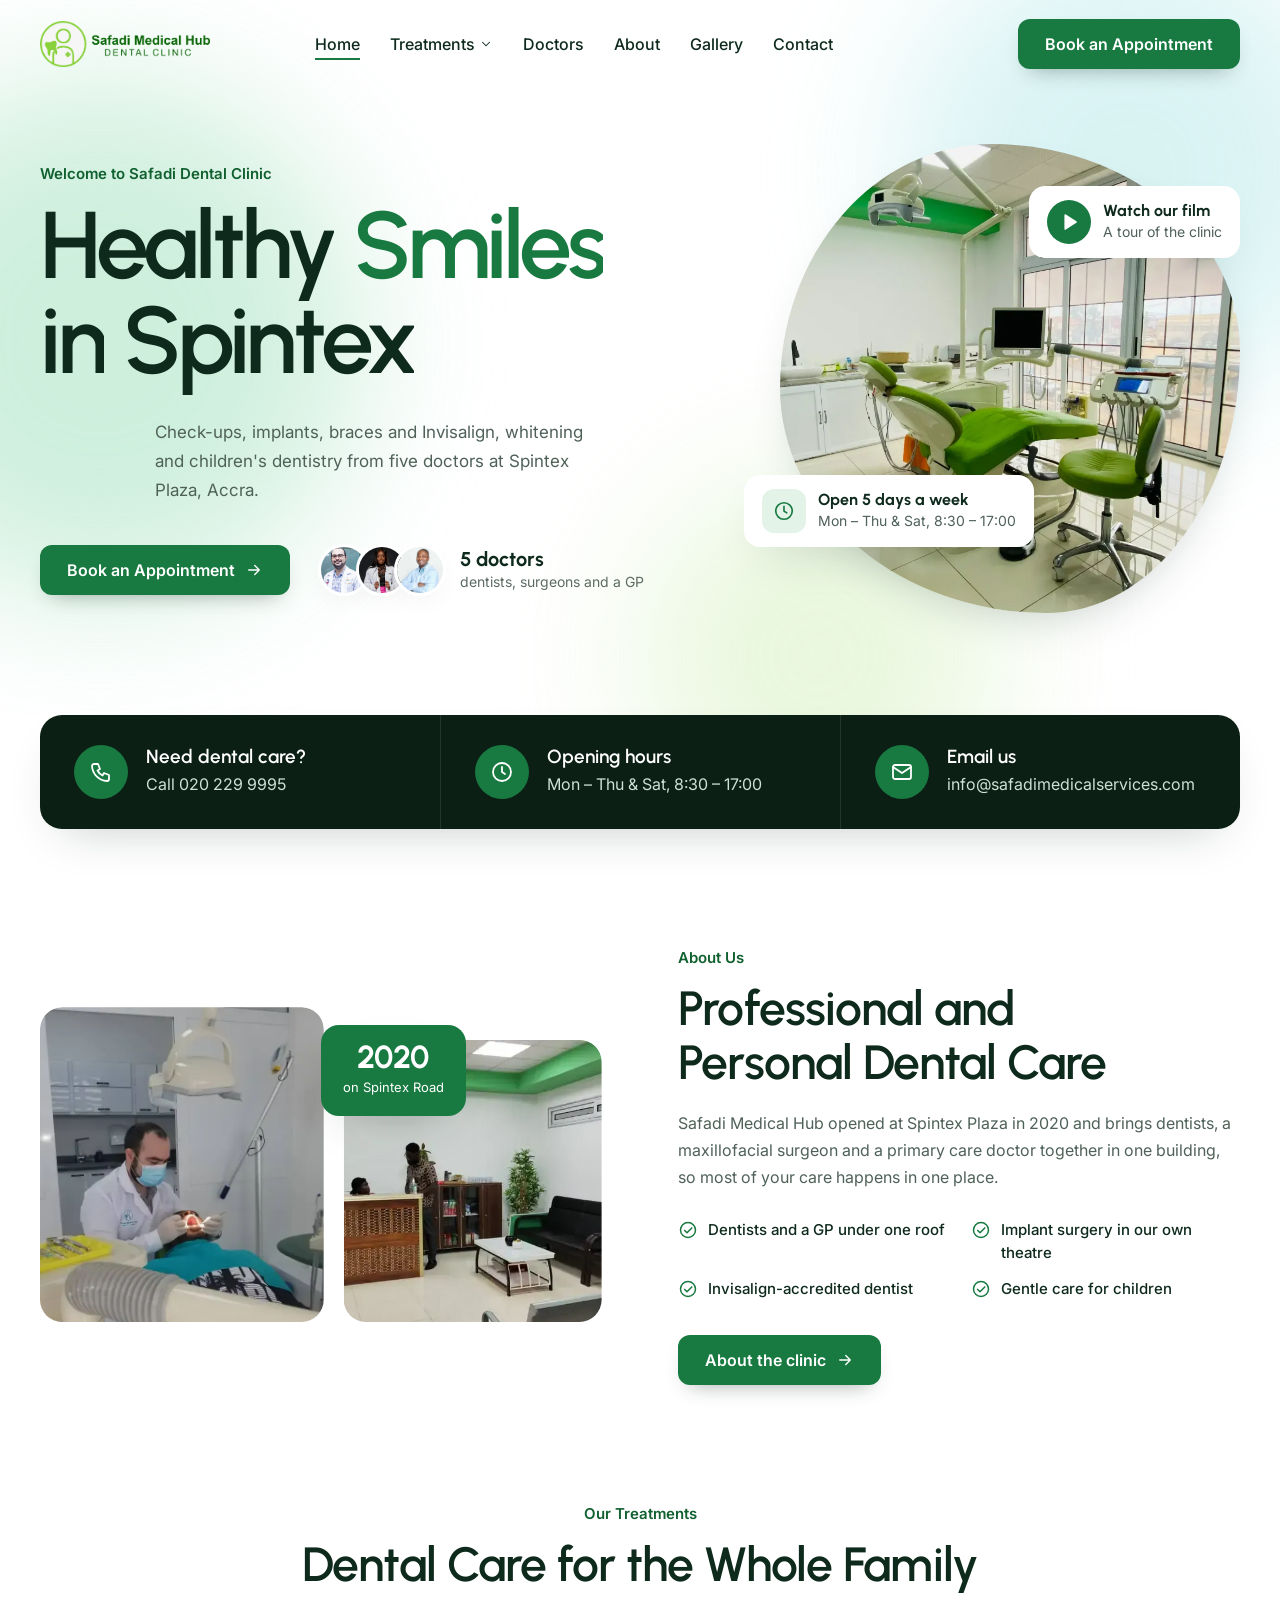
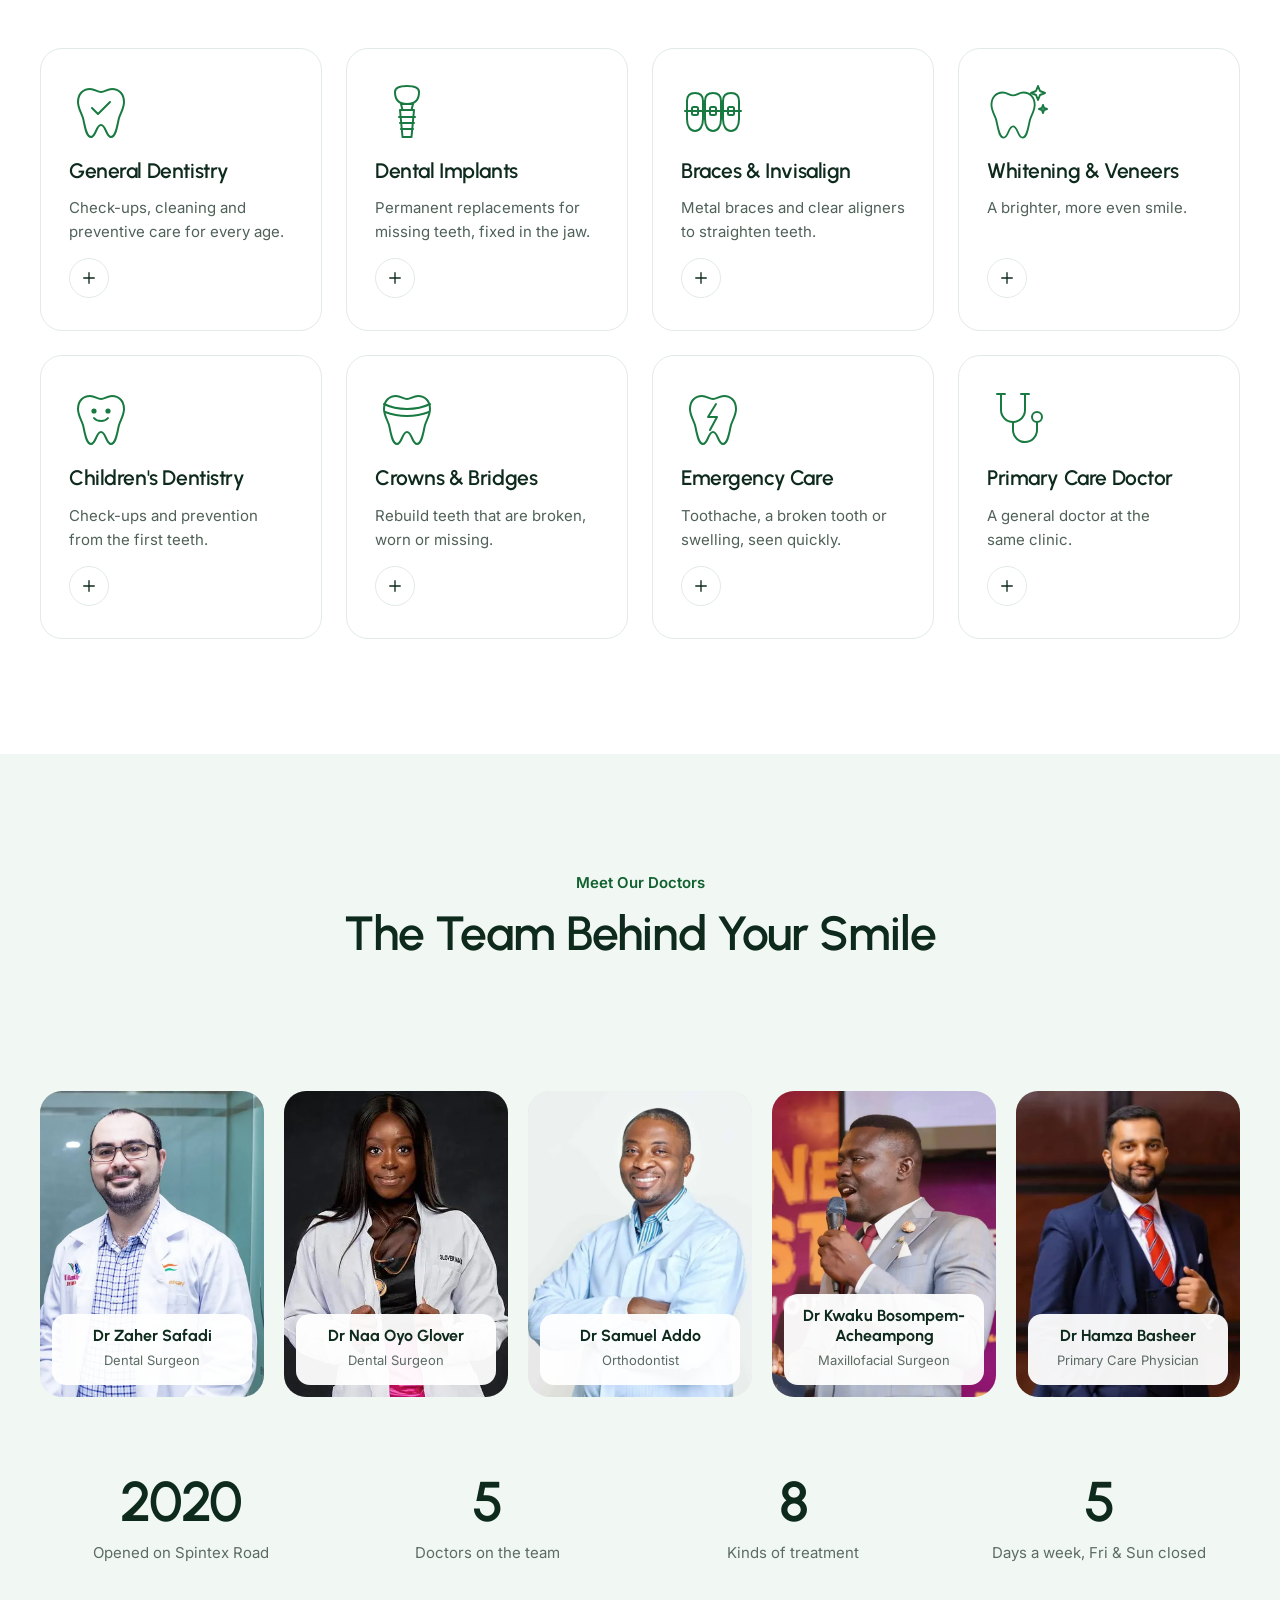
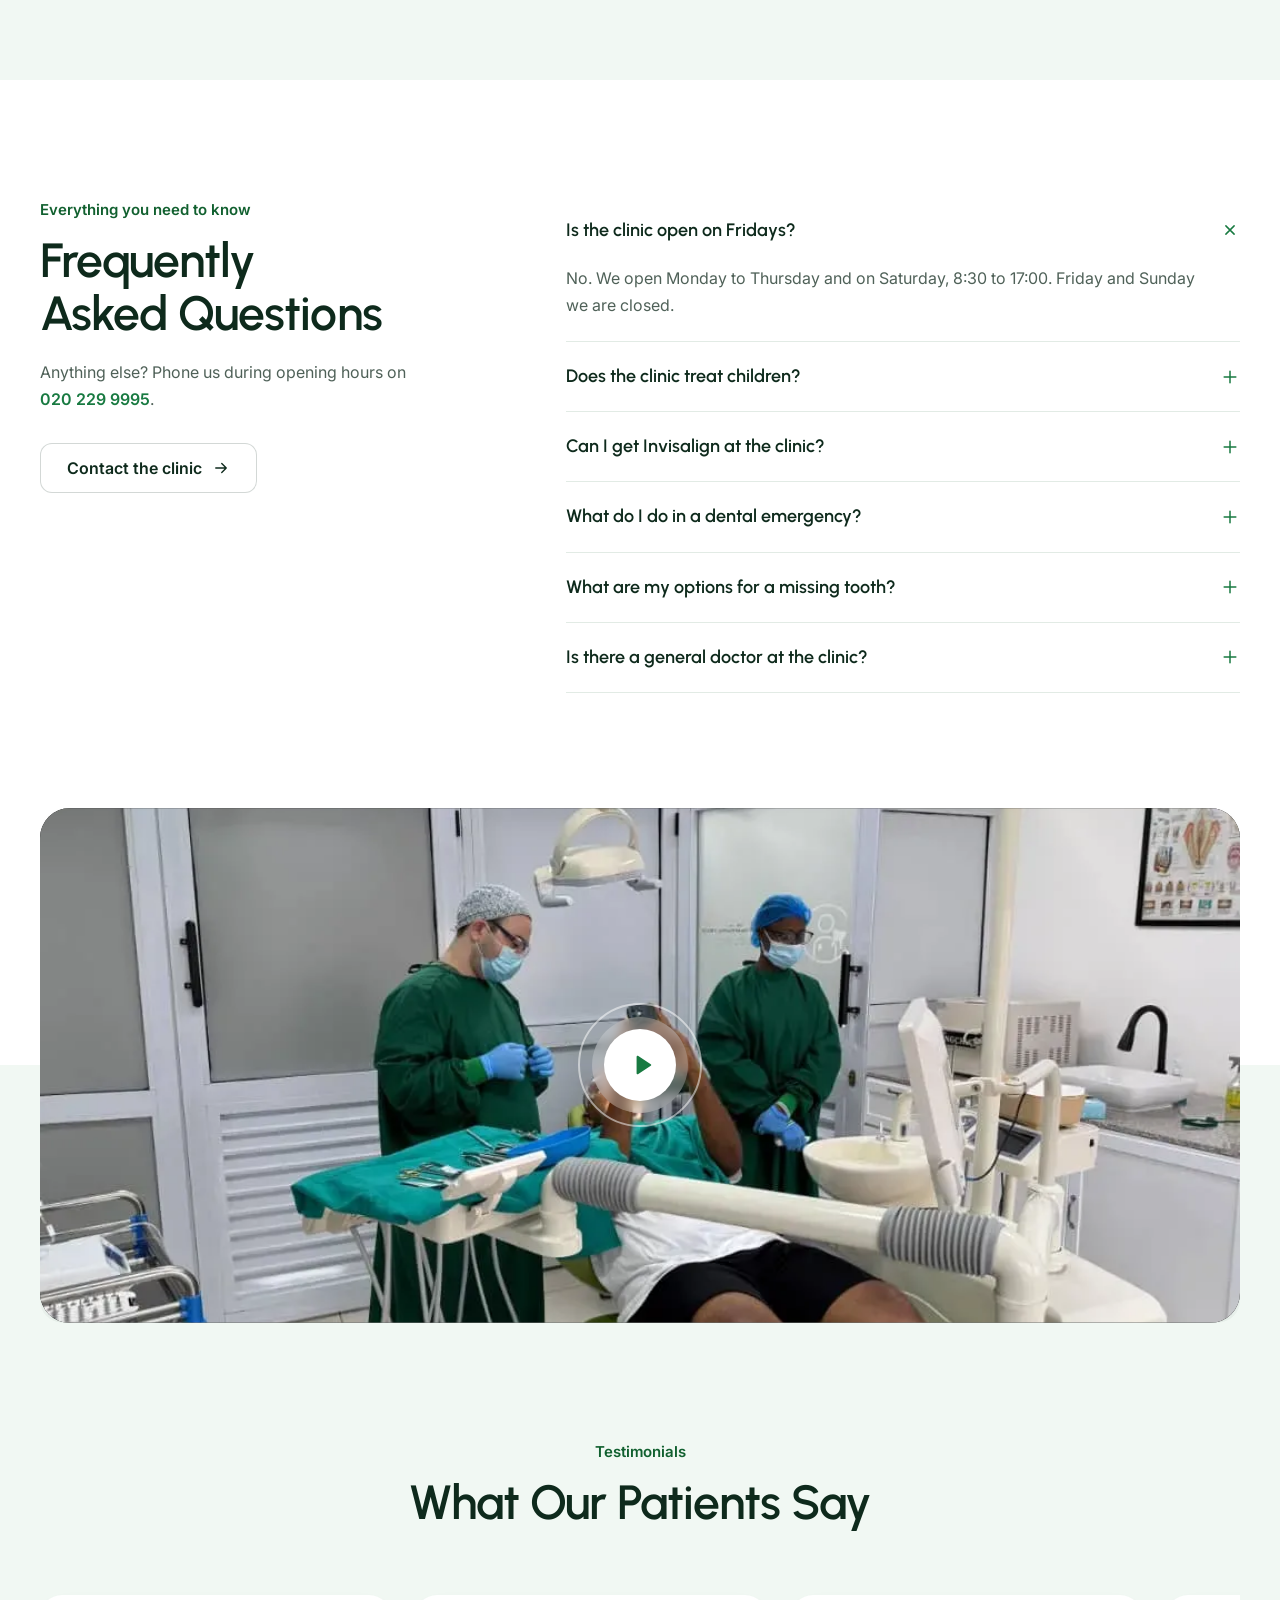
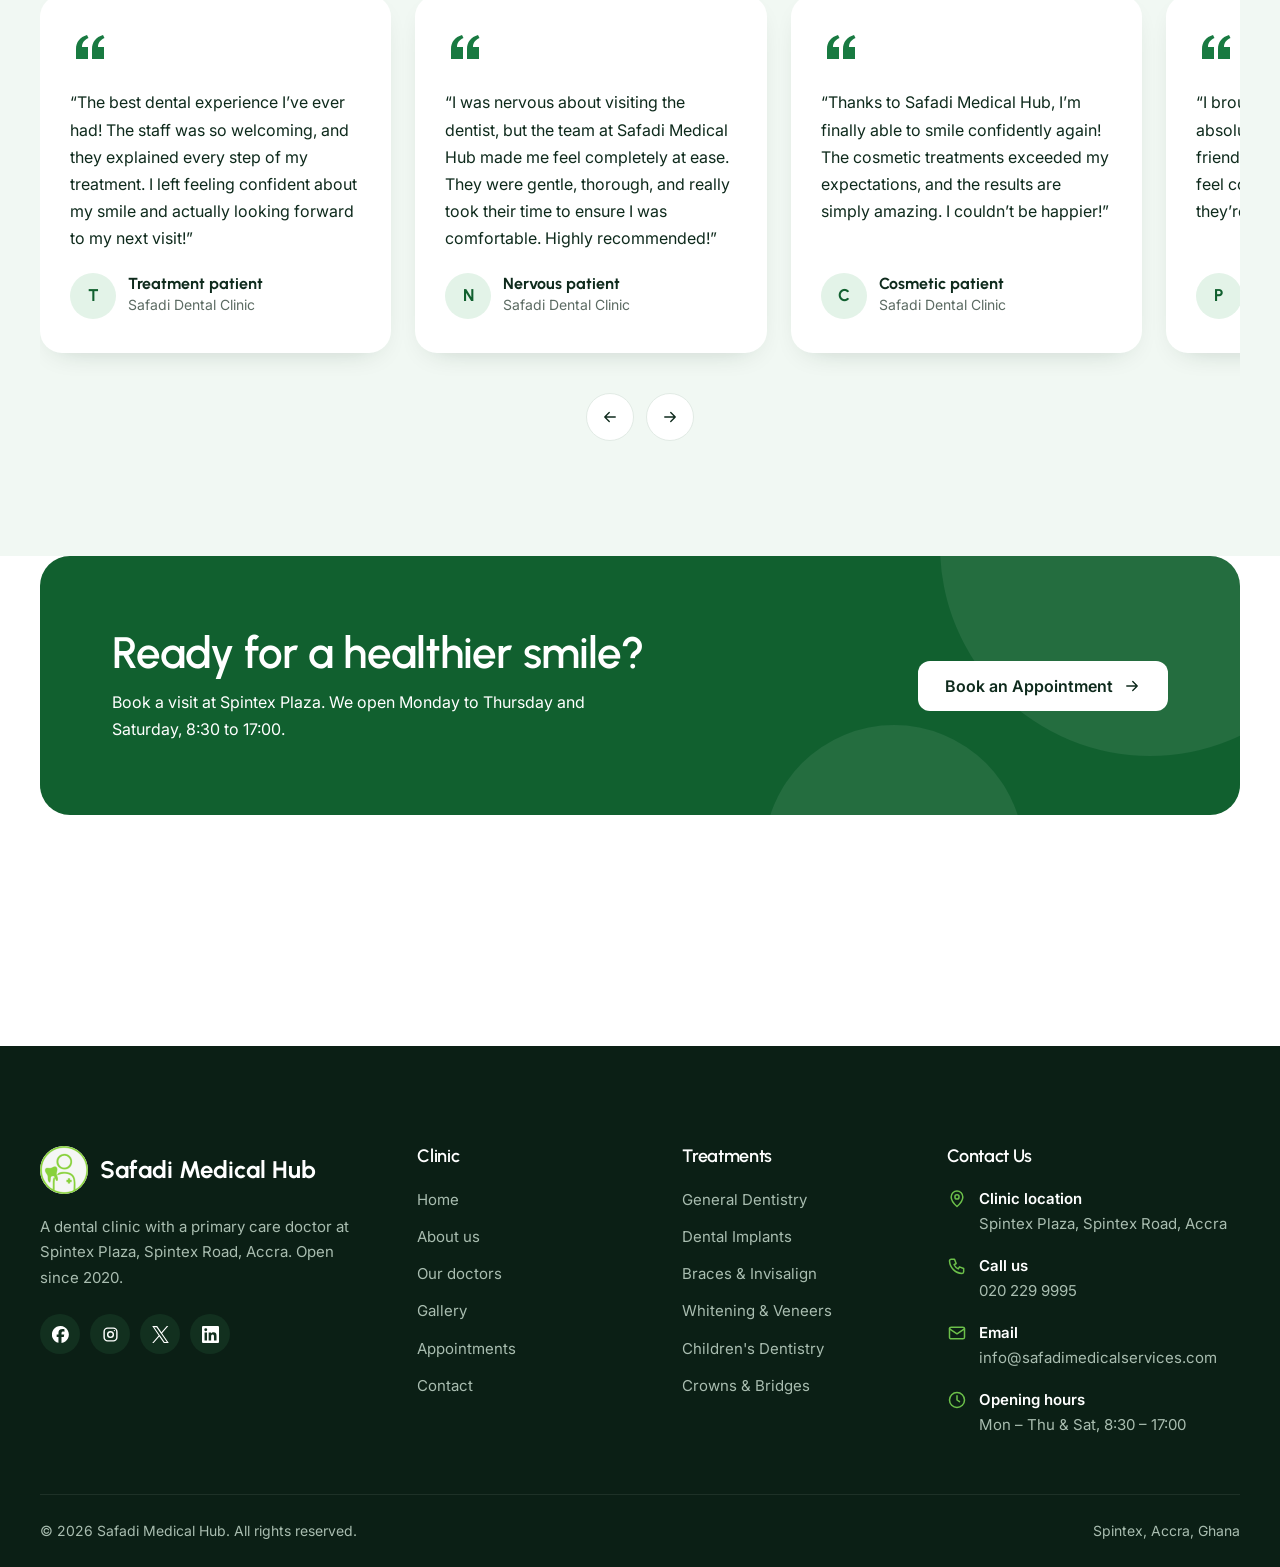
<file: index.html>
<!doctype html>
<html lang="en">
<head>
<meta charset="utf-8">
<meta name="viewport" content="width=device-width, initial-scale=1, viewport-fit=cover">
<title>Safadi Dental Clinic | Dentist in Spintex, Accra</title>
<meta name="description" content="Dental clinic at Spintex Plaza, Accra: check-ups, implants, braces, Invisalign, whitening and children's dentistry from five doctors. Book an appointment.">
<meta property="og:type" content="website">
<meta property="og:title" content="Safadi Dental Clinic | Dentist in Spintex, Accra">
<meta property="og:description" content="Dental clinic at Spintex Plaza, Accra: check-ups, implants, braces, Invisalign, whitening and children's dentistry from five doctors. Book an appointment.">
<meta property="og:image" content="img/room-green.webp">
<meta name="twitter:card" content="summary_large_image">
<link rel="icon" href="favicon.png" type="image/png">
<meta name="theme-color" content="#ffffff">
<!-- <link rel="canonical" href="https://safadimedicalservices.com/"> : switch on when this build replaces the live site -->
<link rel="preconnect" href="https://fonts.googleapis.com">
<link rel="preconnect" href="https://fonts.gstatic.com" crossorigin>
<link href="https://fonts.googleapis.com/css2?family=Inter:wght@400;500;600&family=Urbanist:wght@500;600;700&display=swap" rel="stylesheet">
<link rel="stylesheet" href="css/theme.css">
<script>document.documentElement.classList.add('js');setTimeout(function(){var r=document.documentElement;if(!r.classList.contains('site-ready'))r.classList.add('rv-safe','is-loaded')},3000)</script>
</head>
<body>
<a class="skip-link" href="#main">Skip to content</a>
<header class="header">
  <div class="container header__in">
    <a class="logo" href="index.html" aria-label="Safadi Medical Hub Dental Clinic, home"><img src="img/logo.png" alt="Safadi Medical Hub Dental Clinic" width="440" height="119"></a>
    <nav class="nav" aria-label="Main">
      <ul class="nav__list">
        <li class="nav__item"><a class="nav__link" href="index.html" aria-current="page">Home</a></li>
        <li class="nav__item"><a class="nav__link" href="our-services.html">Treatments <svg viewBox="0 0 24 24" fill="none" stroke="currentColor" stroke-width="1.8" stroke-linecap="round" stroke-linejoin="round" aria-hidden="true"><path d="m6 9 6 6 6-6"/></svg></a>
          <div class="nav__drop"><a href="our-services.html#general">General Dentistry</a><a href="our-services.html#implants">Dental Implants</a><a href="our-services.html#orthodontics">Braces & Invisalign</a><a href="our-services.html#cosmetic">Whitening & Veneers</a><a href="our-services.html#children">Children's Dentistry</a><a href="our-services.html#restorative">Crowns & Bridges</a><a href="our-services.html#emergency">Emergency Care</a><a href="our-services.html#primary">Primary Care Doctor</a></div>
        </li>
        <li class="nav__item"><a class="nav__link" href="our-team.html">Doctors</a></li>
        <li class="nav__item"><a class="nav__link" href="about-us.html">About</a></li>
        <li class="nav__item"><a class="nav__link" href="gallery.html">Gallery</a></li>
        <li class="nav__item"><a class="nav__link" href="contact-us.html">Contact</a></li>
      </ul>
      <div class="nav__mobile-cta"><a class="btn btn--primary" href="appointment.html">Book an Appointment</a></div>
    </nav>
    <div class="header__cta">
      <a class="btn btn--primary" href="appointment.html">Book an Appointment</a>
      <button class="menu-btn" type="button" aria-label="Menu" aria-expanded="false"><span></span></button>
    </div>
  </div>
</header>

<main id="main">
  <section class="hero">
    <span class="glow glow--a" aria-hidden="true"></span><span class="glow glow--b" aria-hidden="true"></span><span class="glow glow--c" aria-hidden="true"></span>
    <div class="container">
      <div>
        <p class="eyebrow" data-reveal>Welcome to Safadi Dental Clinic</p>
        <h1><span class="line"><span class="w"><span style="--i:0">Healthy</span></span> <span class="w"><span class="accent" style="--i:1">Smiles</span></span></span><span class="line"><span class="w"><span style="--i:2">in</span></span> <span class="w"><span style="--i:3">Spintex</span></span></span></h1>
        <p class="hero__lead" data-reveal style="--d:3">Check-ups, implants, braces and Invisalign, whitening and children's dentistry from five doctors at Spintex Plaza, Accra.</p>
        <div class="hero__actions" data-reveal style="--d:4">
          <a class="btn btn--primary" href="appointment.html">Book an Appointment <svg viewBox="0 0 24 24" fill="none" stroke="currentColor" stroke-width="1.8" stroke-linecap="round" stroke-linejoin="round" aria-hidden="true"><path d="M5 12h14M13 6l6 6-6 6"/></svg></a>
          <a class="avatars" href="our-team.html">
            <span class="avatars__faces"><img src="img/dr-zaher.webp" alt="" width="52" height="52"><img src="img/dr-glover.webp" alt="" width="52" height="52"><img src="img/dr-addo.webp" alt="" width="52" height="52"></span>
            <span><strong>5 doctors</strong><span>dentists, surgeons and a GP</span></span>
          </a>
        </div>
      </div>
      <div class="hero__media" data-reveal="zoom" style="--d:2">
        <div class="hero__photo"><img src="img/room-green.webp" alt="A bright Safadi treatment room with a green dental chair and tall windows" fetchpriority="high"></div>
        <div class="float-card float-card--hours"><span class="float-card__icon"><svg viewBox="0 0 24 24" fill="none" stroke="currentColor" stroke-width="1.8" stroke-linecap="round" stroke-linejoin="round" aria-hidden="true"><circle cx="12" cy="12" r="9"/><path d="M12 7v5l3 2"/></svg></span><span><strong>Open 5 days a week</strong>Mon – Thu &amp; Sat, 8:30 – 17:00</span></div>
        <a class="float-card float-card--film" href="#film"><span class="float-card__icon"><svg viewBox="0 0 24 24" aria-hidden="true"><path d="M7 4.5v15c0 .8.9 1.3 1.6.8l11.5-7.5a1 1 0 0 0 0-1.6L8.6 3.7C7.9 3.2 7 3.7 7 4.5z" fill="currentColor"/></svg></span><span><strong>Watch our film</strong>A tour of the clinic</span></a>
      </div>
    </div>
  </section>

  <div class="container">
    <div class="infobar" data-reveal>
      <div class="infobar__item"><span class="infobar__icon"><svg viewBox="0 0 24 24" fill="none" stroke="currentColor" stroke-width="1.8" stroke-linecap="round" stroke-linejoin="round" aria-hidden="true"><path d="M5 4h4l2 5-2.5 1.5a11 11 0 0 0 5 5L15 13l5 2v4a2 2 0 0 1-2 2A16 16 0 0 1 3 6a2 2 0 0 1 2-2"/></svg></span><div><strong class="infobar__title">Need dental care?</strong><a href="tel:+233202299995">Call 020 229 9995</a></div></div>
      <div class="infobar__item"><span class="infobar__icon"><svg viewBox="0 0 24 24" fill="none" stroke="currentColor" stroke-width="1.8" stroke-linecap="round" stroke-linejoin="round" aria-hidden="true"><circle cx="12" cy="12" r="9"/><path d="M12 7v5l3 2"/></svg></span><div><strong class="infobar__title">Opening hours</strong>Mon – Thu &amp; Sat, 8:30 – 17:00</div></div>
      <div class="infobar__item"><span class="infobar__icon"><svg viewBox="0 0 24 24" fill="none" stroke="currentColor" stroke-width="1.8" stroke-linecap="round" stroke-linejoin="round" aria-hidden="true"><rect x="3" y="5" width="18" height="14" rx="2"/><path d="m3 7 9 6 9-6"/></svg></span><div><strong class="infobar__title">Email us</strong><a href="mailto:info@safadimedicalservices.com">info@safadimedicalservices.com</a></div></div>
    </div>
  </div>

  <section class="section">
    <div class="container about">
      <div class="about__photos">
        <figure class="rv-photo" style="margin:0"><img src="img/treatment.webp" alt="A Safadi dentist treating a patient in the dental chair" loading="lazy"></figure>
        <figure class="rv-photo" style="margin:0"><img src="img/reception.webp" alt="The reception desk and waiting area with green ceiling panels" loading="lazy"></figure>
        <div class="about__badge" data-reveal="zoom" style="--d:3"><strong>2020</strong><span>on Spintex Road</span></div>
      </div>
      <div>
        <p class="eyebrow" data-reveal>About Us</p>
        <h2 class="h2" data-reveal style="--d:1">Professional and Personal Dental Care</h2>
        <p data-reveal style="--d:2;margin-top:20px">Safadi Medical Hub opened at Spintex Plaza in 2020 and brings dentists, a maxillofacial surgeon and a primary care doctor together in one building, so most of your care happens in one place.</p>
        <ul class="checks" data-stagger>
          <li><svg viewBox="0 0 24 24" fill="none" stroke="currentColor" stroke-width="1.8" stroke-linecap="round" stroke-linejoin="round" aria-hidden="true"><circle cx="12" cy="12" r="9"/><path d="m8 12.5 2.8 2.8L16.5 9.5"/></svg>Dentists and a GP under one roof</li>
          <li><svg viewBox="0 0 24 24" fill="none" stroke="currentColor" stroke-width="1.8" stroke-linecap="round" stroke-linejoin="round" aria-hidden="true"><circle cx="12" cy="12" r="9"/><path d="m8 12.5 2.8 2.8L16.5 9.5"/></svg>Implant surgery in our own theatre</li>
          <li><svg viewBox="0 0 24 24" fill="none" stroke="currentColor" stroke-width="1.8" stroke-linecap="round" stroke-linejoin="round" aria-hidden="true"><circle cx="12" cy="12" r="9"/><path d="m8 12.5 2.8 2.8L16.5 9.5"/></svg>Invisalign-accredited dentist</li>
          <li><svg viewBox="0 0 24 24" fill="none" stroke="currentColor" stroke-width="1.8" stroke-linecap="round" stroke-linejoin="round" aria-hidden="true"><circle cx="12" cy="12" r="9"/><path d="m8 12.5 2.8 2.8L16.5 9.5"/></svg>Gentle care for children</li>
        </ul>
        <a class="btn btn--primary" href="about-us.html" data-reveal>About the clinic <svg viewBox="0 0 24 24" fill="none" stroke="currentColor" stroke-width="1.8" stroke-linecap="round" stroke-linejoin="round" aria-hidden="true"><path d="M5 12h14M13 6l6 6-6 6"/></svg></a>
      </div>
    </div>
  </section>

  <section class="section section--flush-top">
    <div class="container">
      <div class="section-head center">
        <p class="eyebrow" data-reveal>Our Treatments</p>
        <h2 class="h2" data-reveal style="--d:1">Dental Care for the Whole Family</h2>
      </div>
      <div class="services" data-stagger>
        <a class="service" href="our-services.html#general">
          <span class="service__icon"><svg viewBox="0 0 64 64" fill="none" stroke="currentColor" stroke-width="2" stroke-linecap="round" stroke-linejoin="round" aria-hidden="true"><path d="M21 8c-7 0-12 5-12 13 0 6 3 10 5 16 2 8 3 19 8 19s5-12 10-12 5 12 10 12 6-11 8-19c2-6 5-10 5-16 0-8-5-13-12-13-5 0-7 3-11 3s-6-3-11-3z"/><path d="m23 27 6 6 12-12"/></svg></span>
          <h3>General Dentistry</h3>
          <p>Check-ups, cleaning and preventive care for every age.</p>
          <span class="service__more" aria-hidden="true"><svg viewBox="0 0 24 24" fill="none" stroke="currentColor" stroke-width="1.8" stroke-linecap="round" stroke-linejoin="round" aria-hidden="true"><path d="M12 5v14M5 12h14"/></svg></span>
        </a>
        <a class="service" href="our-services.html#implants">
          <span class="service__icon"><svg viewBox="0 0 64 64" fill="none" stroke="currentColor" stroke-width="2" stroke-linecap="round" stroke-linejoin="round" aria-hidden="true"><path d="M20 11c0-4 5-6 12-6s12 2 12 6c0 7-3 12-12 12S20 18 20 11z"/><path d="M26 23h12l-1.5 6h-9z"/><path d="M25 29h14l-2.5 27h-9z"/><path d="M24 36h16M25 42h14M26 48h12"/></svg></span>
          <h3>Dental Implants</h3>
          <p>Permanent replacements for missing teeth, fixed in the jaw.</p>
          <span class="service__more" aria-hidden="true"><svg viewBox="0 0 24 24" fill="none" stroke="currentColor" stroke-width="1.8" stroke-linecap="round" stroke-linejoin="round" aria-hidden="true"><path d="M12 5v14M5 12h14"/></svg></span>
        </a>
        <a class="service" href="our-services.html#orthodontics">
          <span class="service__icon"><svg viewBox="0 0 64 64" fill="none" stroke="currentColor" stroke-width="2" stroke-linecap="round" stroke-linejoin="round" aria-hidden="true"><path d="M6 20c0-5 3-8 8-8s8 3 8 8v18c0 7-3 12-8 12s-8-5-8-12zM24 20c0-5 3-8 8-8s8 3 8 8v18c0 7-3 12-8 12s-8-5-8-12zM42 20c0-5 3-8 8-8s8 3 8 8v18c0 7-3 12-8 12s-8-5-8-12z"/><path d="M4 30h56"/><rect x="11" y="26" width="6" height="8" rx="1.5"/><rect x="29" y="26" width="6" height="8" rx="1.5"/><rect x="47" y="26" width="6" height="8" rx="1.5"/></svg></span>
          <h3>Braces & Invisalign</h3>
          <p>Metal braces and clear aligners to straighten teeth.</p>
          <span class="service__more" aria-hidden="true"><svg viewBox="0 0 24 24" fill="none" stroke="currentColor" stroke-width="1.8" stroke-linecap="round" stroke-linejoin="round" aria-hidden="true"><path d="M12 5v14M5 12h14"/></svg></span>
        </a>
        <a class="service" href="our-services.html#cosmetic">
          <span class="service__icon"><svg viewBox="0 0 64 64" fill="none" stroke="currentColor" stroke-width="2" stroke-linecap="round" stroke-linejoin="round" aria-hidden="true"><path d="M21 8c-7 0-12 5-12 13 0 6 3 10 5 16 2 8 3 19 8 19s5-12 10-12 5 12 10 12 6-11 8-19c2-6 5-10 5-16 0-8-5-13-12-13-5 0-7 3-11 3s-6-3-11-3z" transform="translate(-4 4) scale(.94)"/><path d="m51 5 2 5 5 2-5 2-2 5-2-5-5-2 5-2zM56 24l1 3 3 1-3 1-1 3-1-3-3-1 3-1z"/></svg></span>
          <h3>Whitening & Veneers</h3>
          <p>A brighter, more even smile.</p>
          <span class="service__more" aria-hidden="true"><svg viewBox="0 0 24 24" fill="none" stroke="currentColor" stroke-width="1.8" stroke-linecap="round" stroke-linejoin="round" aria-hidden="true"><path d="M12 5v14M5 12h14"/></svg></span>
        </a>
        <a class="service" href="our-services.html#children">
          <span class="service__icon"><svg viewBox="0 0 64 64" fill="none" stroke="currentColor" stroke-width="2" stroke-linecap="round" stroke-linejoin="round" aria-hidden="true"><path d="M21 8c-7 0-12 5-12 13 0 6 3 10 5 16 2 8 3 19 8 19s5-12 10-12 5 12 10 12 6-11 8-19c2-6 5-10 5-16 0-8-5-13-12-13-5 0-7 3-11 3s-6-3-11-3z"/><circle cx="25" cy="23" r="1.6" fill="currentColor"/><circle cx="39" cy="23" r="1.6" fill="currentColor"/><path d="M25 30c3 4 11 4 14 0"/></svg></span>
          <h3>Children's Dentistry</h3>
          <p>Check-ups and prevention from the first teeth.</p>
          <span class="service__more" aria-hidden="true"><svg viewBox="0 0 24 24" fill="none" stroke="currentColor" stroke-width="1.8" stroke-linecap="round" stroke-linejoin="round" aria-hidden="true"><path d="M12 5v14M5 12h14"/></svg></span>
        </a>
        <a class="service" href="our-services.html#restorative">
          <span class="service__icon"><svg viewBox="0 0 64 64" fill="none" stroke="currentColor" stroke-width="2" stroke-linecap="round" stroke-linejoin="round" aria-hidden="true"><path d="M21 8c-7 0-12 5-12 13 0 6 3 10 5 16 2 8 3 19 8 19s5-12 10-12 5 12 10 12 6-11 8-19c2-6 5-10 5-16 0-8-5-13-12-13-5 0-7 3-11 3s-6-3-11-3z"/><path d="M10 24c8 3 16 4 22 4s14-1 22-4"/><path d="M9 16c8 4 15 5 23 5s15-1 23-5"/></svg></span>
          <h3>Crowns & Bridges</h3>
          <p>Rebuild teeth that are broken, worn or missing.</p>
          <span class="service__more" aria-hidden="true"><svg viewBox="0 0 24 24" fill="none" stroke="currentColor" stroke-width="1.8" stroke-linecap="round" stroke-linejoin="round" aria-hidden="true"><path d="M12 5v14M5 12h14"/></svg></span>
        </a>
        <a class="service" href="our-services.html#emergency">
          <span class="service__icon"><svg viewBox="0 0 64 64" fill="none" stroke="currentColor" stroke-width="2" stroke-linecap="round" stroke-linejoin="round" aria-hidden="true"><path d="M21 8c-7 0-12 5-12 13 0 6 3 10 5 16 2 8 3 19 8 19s5-12 10-12 5 12 10 12 6-11 8-19c2-6 5-10 5-16 0-8-5-13-12-13-5 0-7 3-11 3s-6-3-11-3z"/><path d="m35 16-8 13h9l-7 13"/></svg></span>
          <h3>Emergency Care</h3>
          <p>Toothache, a broken tooth or swelling, seen quickly.</p>
          <span class="service__more" aria-hidden="true"><svg viewBox="0 0 24 24" fill="none" stroke="currentColor" stroke-width="1.8" stroke-linecap="round" stroke-linejoin="round" aria-hidden="true"><path d="M12 5v14M5 12h14"/></svg></span>
        </a>
        <a class="service" href="our-services.html#primary">
          <span class="service__icon"><svg viewBox="0 0 64 64" fill="none" stroke="currentColor" stroke-width="2" stroke-linecap="round" stroke-linejoin="round" aria-hidden="true"><path d="M14 6v16a12 12 0 0 0 24 0V6"/><path d="M10 6h8M34 6h8"/><path d="M26 34v8a12 12 0 0 0 24 0v-8"/><circle cx="50" cy="29" r="5"/></svg></span>
          <h3>Primary Care Doctor</h3>
          <p>A general doctor at the same clinic.</p>
          <span class="service__more" aria-hidden="true"><svg viewBox="0 0 24 24" fill="none" stroke="currentColor" stroke-width="1.8" stroke-linecap="round" stroke-linejoin="round" aria-hidden="true"><path d="M12 5v14M5 12h14"/></svg></span>
        </a>
      </div>
    </div>
  </section>

  <section class="section section--tint">
    <div class="container">
      <div class="section-head center">
        <p class="eyebrow" data-reveal>Meet Our Doctors</p>
        <h2 class="h2" data-reveal style="--d:1">The Team Behind Your Smile</h2>
        <p class="lead" data-reveal style="--d:2">Two dental surgeons, an orthodontist, a maxillofacial surgeon and a primary care physician.</p>
      </div>
      <div class="team" data-stagger>
        <a class="doc" href="our-team.html#zaher-safadi"><img src="img/dr-zaher.webp" alt="Dr Zaher Safadi in a white coat" loading="lazy" style="view-transition-name: doc-zaher-safadi"><span class="doc__chip"><strong>Dr Zaher Safadi</strong><span>Dental Surgeon</span></span></a>
        <a class="doc" href="our-team.html#naa-oyo-glover"><img src="img/dr-glover.webp" alt="Dr Naa Oyo Glover in a white coat" loading="lazy" style="view-transition-name: doc-naa-oyo-glover"><span class="doc__chip"><strong>Dr Naa Oyo Glover</strong><span>Dental Surgeon</span></span></a>
        <a class="doc" href="our-team.html#samuel-addo"><img src="img/dr-addo.webp" alt="Dr Samuel Addo in a light blue coat, arms folded" loading="lazy" style="view-transition-name: doc-samuel-addo"><span class="doc__chip"><strong>Dr Samuel Addo</strong><span>Orthodontist</span></span></a>
        <a class="doc" href="our-team.html#kwaku-bosompem-acheampong"><img src="img/dr-bosompem.webp" alt="Dr Kwaku Bosompem-Acheampong speaking into a microphone" loading="lazy" style="view-transition-name: doc-kwaku-bosompem-acheampong"><span class="doc__chip"><strong>Dr Kwaku Bosompem-Acheampong</strong><span>Maxillofacial Surgeon</span></span></a>
        <a class="doc" href="our-team.html#hamza-basheer"><img src="img/dr-basheer.webp" alt="Dr Hamza Basheer in a navy suit and red tie" loading="lazy" style="view-transition-name: doc-hamza-basheer"><span class="doc__chip"><strong>Dr Hamza Basheer</strong><span>Primary Care Physician</span></span></a>
      </div>
      <div class="stats" data-stagger>
        <div class="stat"><strong>2020</strong><span>Opened on Spintex Road</span></div>
        <div class="stat"><strong data-count="5">5</strong><span>Doctors on the team</span></div>
        <div class="stat"><strong data-count="8">8</strong><span>Kinds of treatment</span></div>
        <div class="stat"><strong data-count="5">5</strong><span>Days a week, Fri &amp; Sun closed</span></div>
      </div>
    </div>
  </section>

  <section class="section">
    <div class="container faq-wrap">
      <div>
        <p class="eyebrow" data-reveal>Everything you need to know</p>
        <h2 class="h2" data-reveal style="--d:1">Frequently Asked Questions</h2>
        <p data-reveal style="--d:2;margin-top:18px">Anything else? Phone us during opening hours on <a class="link" href="tel:+233202299995">020 229 9995</a>.</p>
        <a class="btn btn--ghost" href="contact-us.html" data-reveal style="--d:3">Contact the clinic <svg viewBox="0 0 24 24" fill="none" stroke="currentColor" stroke-width="1.8" stroke-linecap="round" stroke-linejoin="round" aria-hidden="true"><path d="M5 12h14M13 6l6 6-6 6"/></svg></a>
      </div>
      <div data-reveal="right"><div class="faq">
          <details open><summary>Is the clinic open on Fridays?<svg viewBox="0 0 24 24" fill="none" stroke="currentColor" stroke-width="1.8" stroke-linecap="round" stroke-linejoin="round" aria-hidden="true"><path d="M12 5v14M5 12h14"/></svg></summary><div class="faq__body"><p>No. We open Monday to Thursday and on Saturday, 8:30 to 17:00. Friday and Sunday we are closed.</p></div></details>
          <details><summary>Does the clinic treat children?<svg viewBox="0 0 24 24" fill="none" stroke="currentColor" stroke-width="1.8" stroke-linecap="round" stroke-linejoin="round" aria-hidden="true"><path d="M12 5v14M5 12h14"/></svg></summary><div class="faq__body"><p>Yes. We see children for check-ups, cleaning and preventive care.</p></div></details>
          <details><summary>Can I get Invisalign at the clinic?<svg viewBox="0 0 24 24" fill="none" stroke="currentColor" stroke-width="1.8" stroke-linecap="round" stroke-linejoin="round" aria-hidden="true"><path d="M12 5v14M5 12h14"/></svg></summary><div class="faq__body"><p>Yes. Dr Naa Oyo Glover is accredited for Invisalign, and Dr Samuel Addo, our orthodontist, fits braces.</p></div></details>
          <details><summary>What do I do in a dental emergency?<svg viewBox="0 0 24 24" fill="none" stroke="currentColor" stroke-width="1.8" stroke-linecap="round" stroke-linejoin="round" aria-hidden="true"><path d="M12 5v14M5 12h14"/></svg></summary><div class="faq__body"><p>Phone 020 229 9995 during opening hours and tell us what happened. We see urgent cases as soon as we can.</p></div></details>
          <details><summary>What are my options for a missing tooth?<svg viewBox="0 0 24 24" fill="none" stroke="currentColor" stroke-width="1.8" stroke-linecap="round" stroke-linejoin="round" aria-hidden="true"><path d="M12 5v14M5 12h14"/></svg></summary><div class="faq__body"><p>An implant or a bridge. At your visit the dentist looks at the gap and the teeth around it and explains which suits you.</p></div></details>
          <details><summary>Is there a general doctor at the clinic?<svg viewBox="0 0 24 24" fill="none" stroke="currentColor" stroke-width="1.8" stroke-linecap="round" stroke-linejoin="round" aria-hidden="true"><path d="M12 5v14M5 12h14"/></svg></summary><div class="faq__body"><p>Yes. Dr Hamza Basheer is the clinic's primary care physician.</p></div></details>
        </div></div>
    </div>
  </section>

  <section class="film-band" id="film">
    <div class="container">
      <div class="film rv-photo" data-youtube="SjrdfW1zw14">
        <img src="img/surgery-team.webp" alt="Safadi surgeons in green gowns at work in the clinic's theatre" loading="lazy">
        <button class="film__play" type="button" aria-label="Play the clinic film"><span><svg viewBox="0 0 24 24" aria-hidden="true"><path d="M7 4.5v15c0 .8.9 1.3 1.6.8l11.5-7.5a1 1 0 0 0 0-1.6L8.6 3.7C7.9 3.2 7 3.7 7 4.5z" fill="currentColor"/></svg></span></button>
      </div>
    </div>
  </section>

  <section class="section section--tint" data-quotes>
    <div class="container">
      <div class="section-head center">
        <p class="eyebrow" data-reveal>Testimonials</p>
        <h2 class="h2" data-reveal style="--d:1">What Our Patients Say</h2>
      </div>
      <div class="quotes" data-stagger>
        <figure class="quote" style="margin:0"><svg viewBox="0 0 40 40" aria-hidden="true" class="quote__mark"><path fill="currentColor" d="M6 30V20c0-7 4-12 11-14l1.5 3C14 11 12 14 12 18h6v12H6zm16 0V20c0-7 4-12 11-14l1.5 3C30 11 28 14 28 18h6v12H22z"/></svg><p>“The best dental experience I’ve ever had! The staff was so welcoming, and they explained every step of my treatment. I left feeling confident about my smile and actually looking forward to my next visit!”</p><figcaption class="quote__who"><span class="quote__avatar" aria-hidden="true">T</span><span><strong>Treatment patient</strong>Safadi Dental Clinic</span></figcaption></figure>
        <figure class="quote" style="margin:0"><svg viewBox="0 0 40 40" aria-hidden="true" class="quote__mark"><path fill="currentColor" d="M6 30V20c0-7 4-12 11-14l1.5 3C14 11 12 14 12 18h6v12H6zm16 0V20c0-7 4-12 11-14l1.5 3C30 11 28 14 28 18h6v12H22z"/></svg><p>“I was nervous about visiting the dentist, but the team at Safadi Medical Hub made me feel completely at ease. They were gentle, thorough, and really took their time to ensure I was comfortable. Highly recommended!”</p><figcaption class="quote__who"><span class="quote__avatar" aria-hidden="true">N</span><span><strong>Nervous patient</strong>Safadi Dental Clinic</span></figcaption></figure>
        <figure class="quote" style="margin:0"><svg viewBox="0 0 40 40" aria-hidden="true" class="quote__mark"><path fill="currentColor" d="M6 30V20c0-7 4-12 11-14l1.5 3C14 11 12 14 12 18h6v12H6zm16 0V20c0-7 4-12 11-14l1.5 3C30 11 28 14 28 18h6v12H22z"/></svg><p>“Thanks to Safadi Medical Hub, I’m finally able to smile confidently again! The cosmetic treatments exceeded my expectations, and the results are simply amazing. I couldn’t be happier!”</p><figcaption class="quote__who"><span class="quote__avatar" aria-hidden="true">C</span><span><strong>Cosmetic patient</strong>Safadi Dental Clinic</span></figcaption></figure>
        <figure class="quote" style="margin:0"><svg viewBox="0 0 40 40" aria-hidden="true" class="quote__mark"><path fill="currentColor" d="M6 30V20c0-7 4-12 11-14l1.5 3C14 11 12 14 12 18h6v12H6zm16 0V20c0-7 4-12 11-14l1.5 3C30 11 28 14 28 18h6v12H22z"/></svg><p>“I brought my children here, and they absolutely loved it! The staff is so friendly and knows how to make kids feel comfortable. It’s great knowing they’re in such caring hands.”</p><figcaption class="quote__who"><span class="quote__avatar" aria-hidden="true">P</span><span><strong>Parent</strong>Safadi Dental Clinic</span></figcaption></figure>
        <figure class="quote" style="margin:0"><svg viewBox="0 0 40 40" aria-hidden="true" class="quote__mark"><path fill="currentColor" d="M6 30V20c0-7 4-12 11-14l1.5 3C14 11 12 14 12 18h6v12H6zm16 0V20c0-7 4-12 11-14l1.5 3C30 11 28 14 28 18h6v12H22z"/></svg><p>“I had a dental emergency and Safadi Medical Hub fit me in right away. They provided quick, effective care, and I’m so grateful for their help. I wouldn’t trust anyone else with my dental health!”</p><figcaption class="quote__who"><span class="quote__avatar" aria-hidden="true">E</span><span><strong>Emergency patient</strong>Safadi Dental Clinic</span></figcaption></figure>
      </div>
      <div class="quotes-nav"><button type="button" data-prev aria-label="Previous"><svg viewBox="0 0 24 24" fill="none" stroke="currentColor" stroke-width="1.8" stroke-linecap="round" stroke-linejoin="round" aria-hidden="true"><path d="M19 12H5M11 6l-6 6 6 6"/></svg></button><button type="button" data-next aria-label="Next"><svg viewBox="0 0 24 24" fill="none" stroke="currentColor" stroke-width="1.8" stroke-linecap="round" stroke-linejoin="round" aria-hidden="true"><path d="M5 12h14M13 6l6 6-6 6"/></svg></button></div>
    </div>
  </section>

  <section class="section section--flush-top" aria-label="Book an appointment">
    <div class="container">
      <div class="cta" data-reveal="zoom">
        <div><h2>Ready for a healthier smile?</h2><p>Book a visit at Spintex Plaza. We open Monday to Thursday and Saturday, 8:30 to 17:00.</p></div>
        <a class="btn btn--light" href="appointment.html">Book an Appointment <svg viewBox="0 0 24 24" fill="none" stroke="currentColor" stroke-width="1.8" stroke-linecap="round" stroke-linejoin="round" aria-hidden="true"><path d="M5 12h14M13 6l6 6-6 6"/></svg></a>
      </div>
    </div>
  </section>

</main>

<footer class="footer">
  <div class="container">
    <div class="footer__grid">
      <div>
        <a class="footer__brand" href="index.html"><img src="favicon.png" alt="" width="48" height="48">Safadi Medical Hub</a>
        <p class="footer__about">A dental clinic with a primary care doctor at Spintex Plaza, Spintex Road, Accra. Open since 2020.</p>
        <div class="socials">
          <a href="https://www.facebook.com/SMHDentalClinic/" aria-label="Facebook"><svg viewBox="0 0 24 24" aria-hidden="true"><path fill="currentColor" d="M9.1 23.7v-8H6.6V12h2.5v-1.6c0-4.1 1.8-6 5.9-6 .8 0 2.1.2 2.6.3v3.3l-1.4-.1c-2 0-2.8.8-2.8 2.7V12h3.9l-.7 3.7h-3.2v8.2A12 12 0 1 0 9.1 23.7z"/></svg></a>
          <a href="https://www.instagram.com/safadimedicalhub/" aria-label="Instagram"><svg viewBox="0 0 24 24" fill="none" stroke="currentColor" stroke-width="2" aria-hidden="true"><rect x="3" y="3" width="18" height="18" rx="5"/><circle cx="12" cy="12" r="4"/><circle cx="17.5" cy="6.5" r="1" fill="currentColor" stroke="none"/></svg></a>
          <a href="https://x.com/hubsafadi" aria-label="X"><svg viewBox="0 0 24 24" aria-hidden="true"><path fill="currentColor" d="M14.2 10.2 23 0h-2.1l-7.6 8.8L7.3 0H.3l9.1 13.3L.3 24h2l8-9.3 6.4 9.3h7zM11.4 13.5l-.9-1.3L3.1 1.6h3.2l5.9 8.5.9 1.3 7.8 11.1h-3.2z"/></svg></a>
          <a href="https://gh.linkedin.com/company/safadi-mh-dental-clinic" aria-label="LinkedIn"><svg viewBox="0 0 24 24" aria-hidden="true"><path fill="currentColor" d="M20.4 20.5h-3.5v-5.6c0-1.3 0-3-1.9-3s-2.1 1.4-2.1 2.9v5.7H9.4V9h3.4v1.6c.5-.9 1.6-1.9 3.4-1.9 3.6 0 4.3 2.4 4.3 5.5v6.3zM5.3 7.4a2 2 0 1 1 0-4.1 2 2 0 0 1 0 4.1zM7.1 20.5H3.6V9h3.5zM22.2 0H1.8C.8 0 0 .8 0 1.7v20.5c0 1 .8 1.8 1.8 1.8h20.4c1 0 1.8-.8 1.8-1.8V1.7C24 .8 23.2 0 22.2 0z"/></svg></a>
        </div>
      </div>
      <div><h3>Clinic</h3><ul class="footer__links"><li><a href="index.html">Home</a></li><li><a href="about-us.html">About us</a></li><li><a href="our-team.html">Our doctors</a></li><li><a href="gallery.html">Gallery</a></li><li><a href="appointment.html">Appointments</a></li><li><a href="contact-us.html">Contact</a></li></ul></div>
      <div><h3>Treatments</h3><ul class="footer__links"><li><a href="our-services.html#general">General Dentistry</a></li><li><a href="our-services.html#implants">Dental Implants</a></li><li><a href="our-services.html#orthodontics">Braces & Invisalign</a></li><li><a href="our-services.html#cosmetic">Whitening & Veneers</a></li><li><a href="our-services.html#children">Children's Dentistry</a></li><li><a href="our-services.html#restorative">Crowns & Bridges</a></li></ul></div>
      <div><h3>Contact Us</h3>
        <ul class="footer__contact">
          <li><svg viewBox="0 0 24 24" fill="none" stroke="currentColor" stroke-width="1.8" stroke-linecap="round" stroke-linejoin="round" aria-hidden="true"><path d="M12 21s-7-6.2-7-11.5a7 7 0 0 1 14 0C19 14.8 12 21 12 21z"/><circle cx="12" cy="9.5" r="2.5"/></svg><span><strong>Clinic location</strong>Spintex Plaza, Spintex Road, Accra</span></li>
          <li><svg viewBox="0 0 24 24" fill="none" stroke="currentColor" stroke-width="1.8" stroke-linecap="round" stroke-linejoin="round" aria-hidden="true"><path d="M5 4h4l2 5-2.5 1.5a11 11 0 0 0 5 5L15 13l5 2v4a2 2 0 0 1-2 2A16 16 0 0 1 3 6a2 2 0 0 1 2-2"/></svg><span><strong>Call us</strong><a href="tel:+233202299995">020 229 9995</a></span></li>
          <li><svg viewBox="0 0 24 24" fill="none" stroke="currentColor" stroke-width="1.8" stroke-linecap="round" stroke-linejoin="round" aria-hidden="true"><rect x="3" y="5" width="18" height="14" rx="2"/><path d="m3 7 9 6 9-6"/></svg><span><strong>Email</strong><a href="mailto:info@safadimedicalservices.com">info@safadimedicalservices.com</a></span></li>
          <li><svg viewBox="0 0 24 24" fill="none" stroke="currentColor" stroke-width="1.8" stroke-linecap="round" stroke-linejoin="round" aria-hidden="true"><circle cx="12" cy="12" r="9"/><path d="M12 7v5l3 2"/></svg><span><strong>Opening hours</strong>Mon – Thu &amp; Sat, 8:30 – 17:00</span></li>
        </ul>
      </div>
    </div>
    <div class="footer__bar"><span>&copy; 2026 Safadi Medical Hub. All rights reserved.</span><span>Spintex, Accra, Ghana</span></div>
  </div>
</footer>
<script type="module" src="js/site.js"></script>
</body>
</html>
</file>
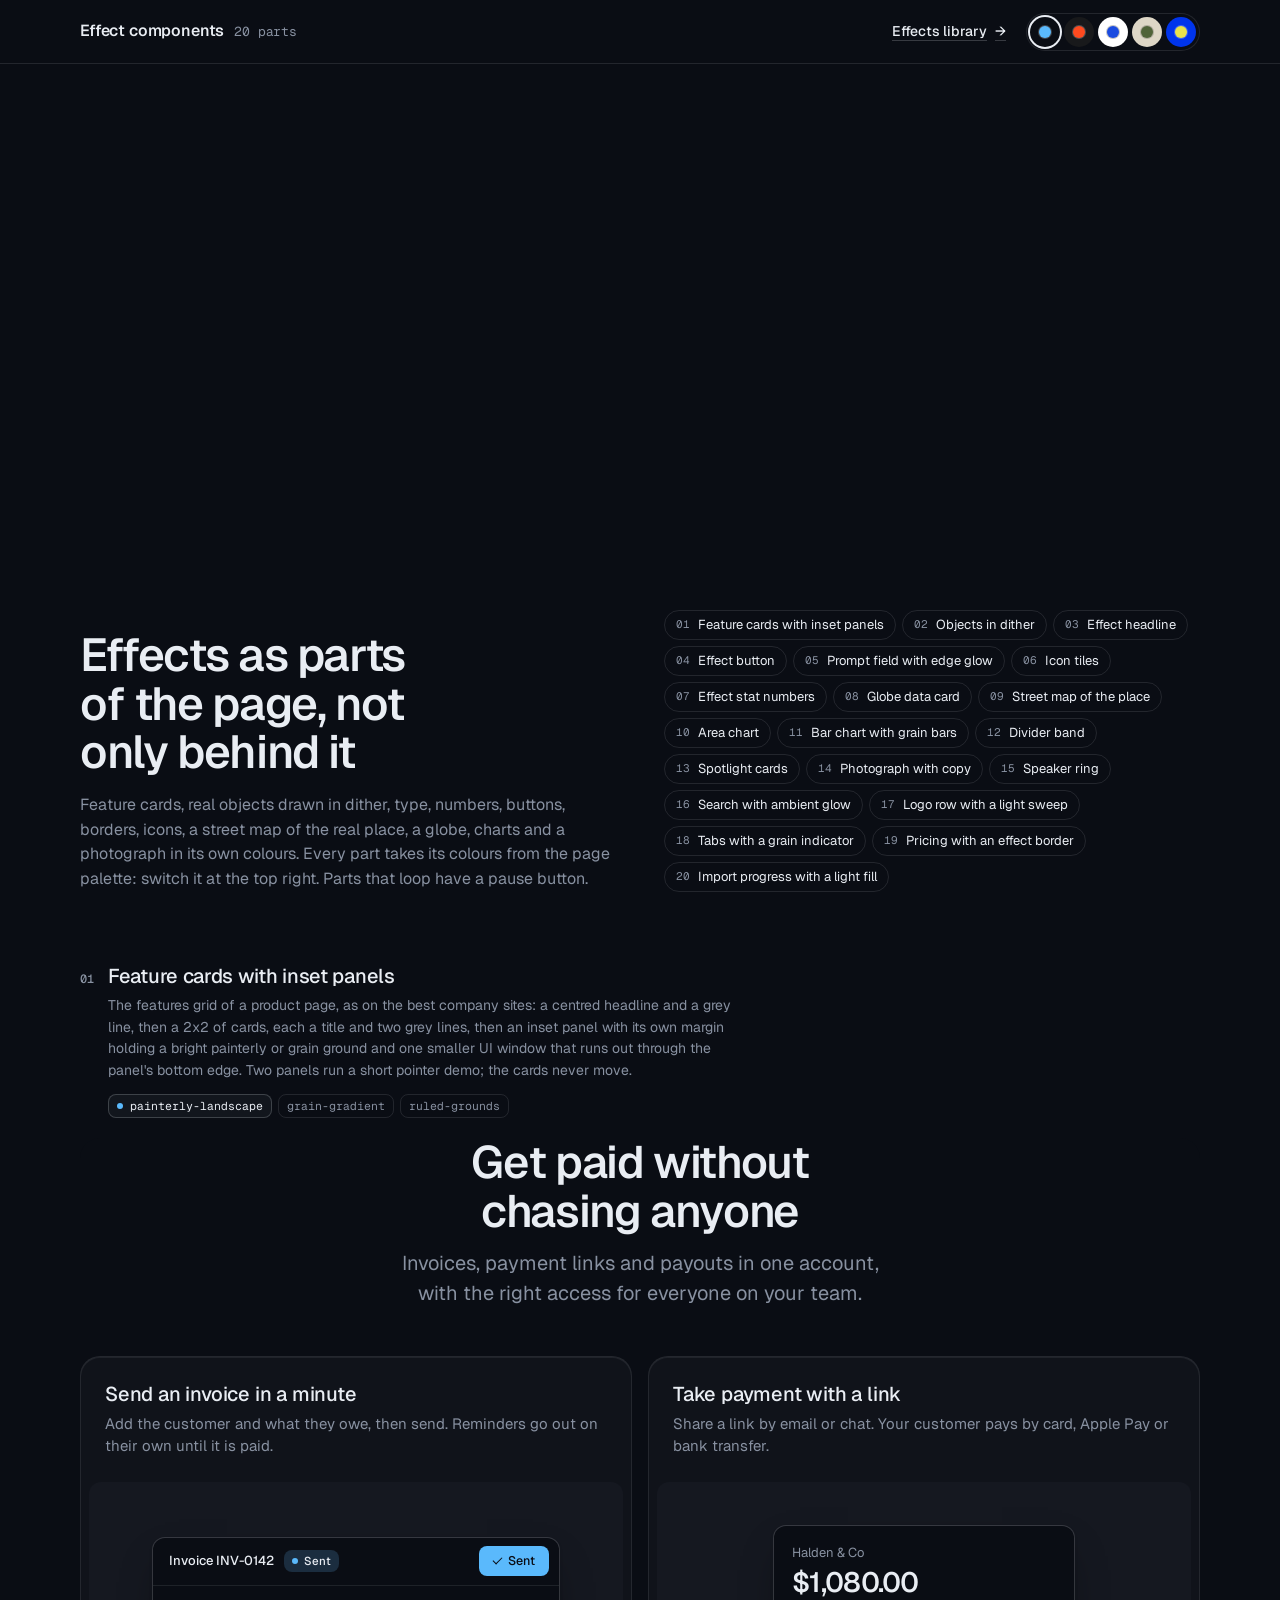
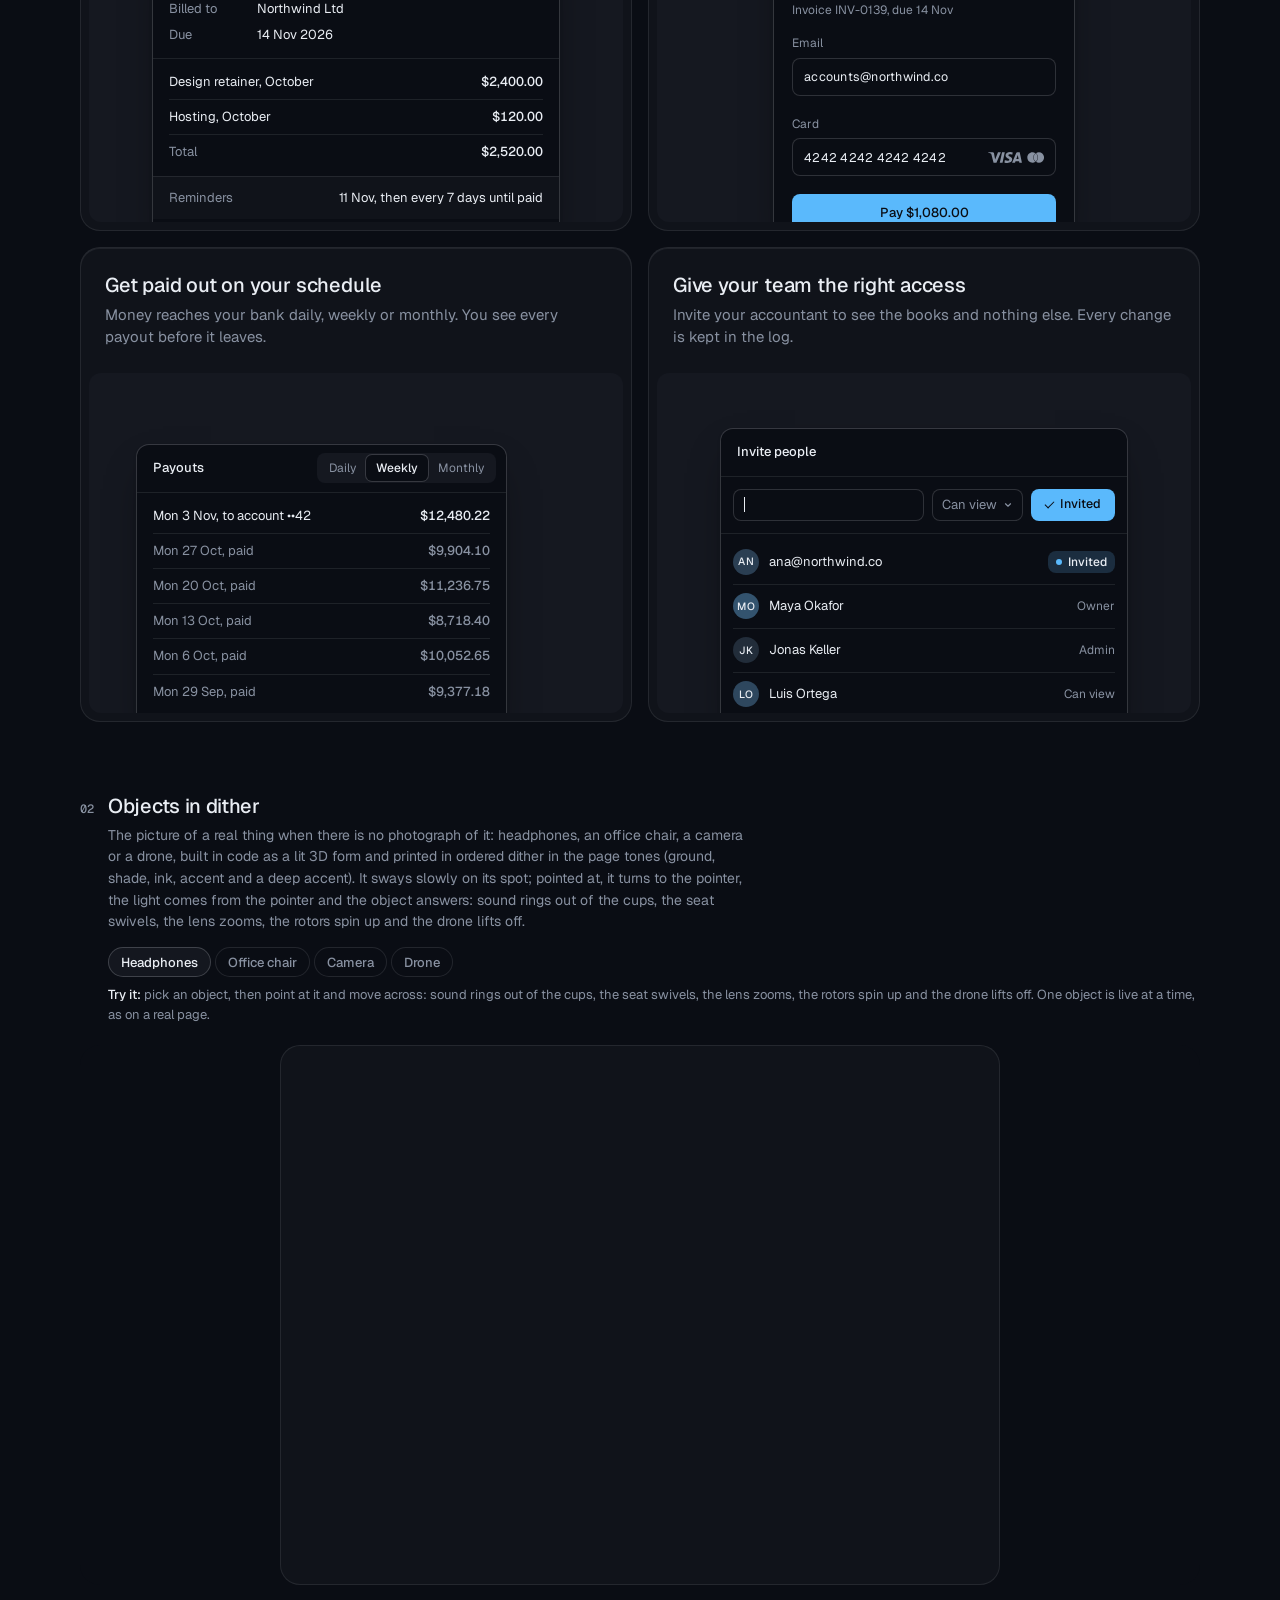
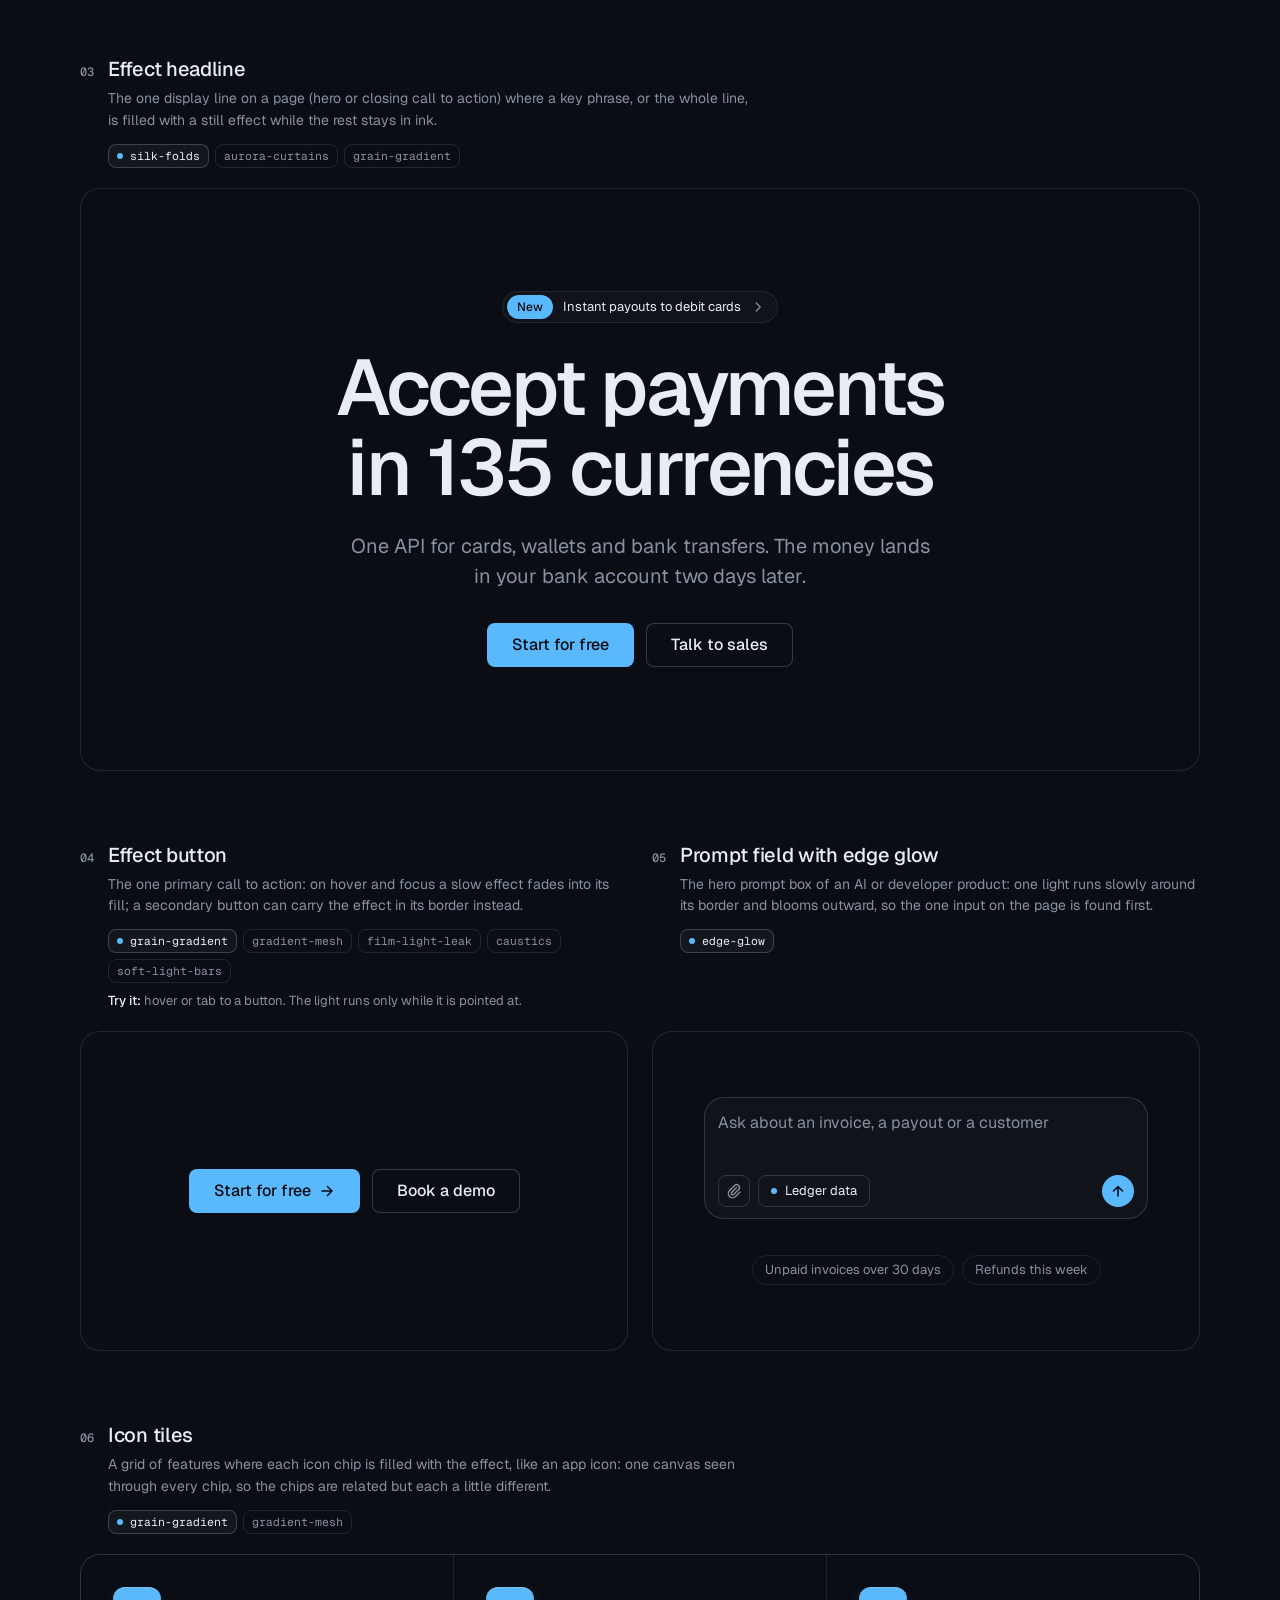
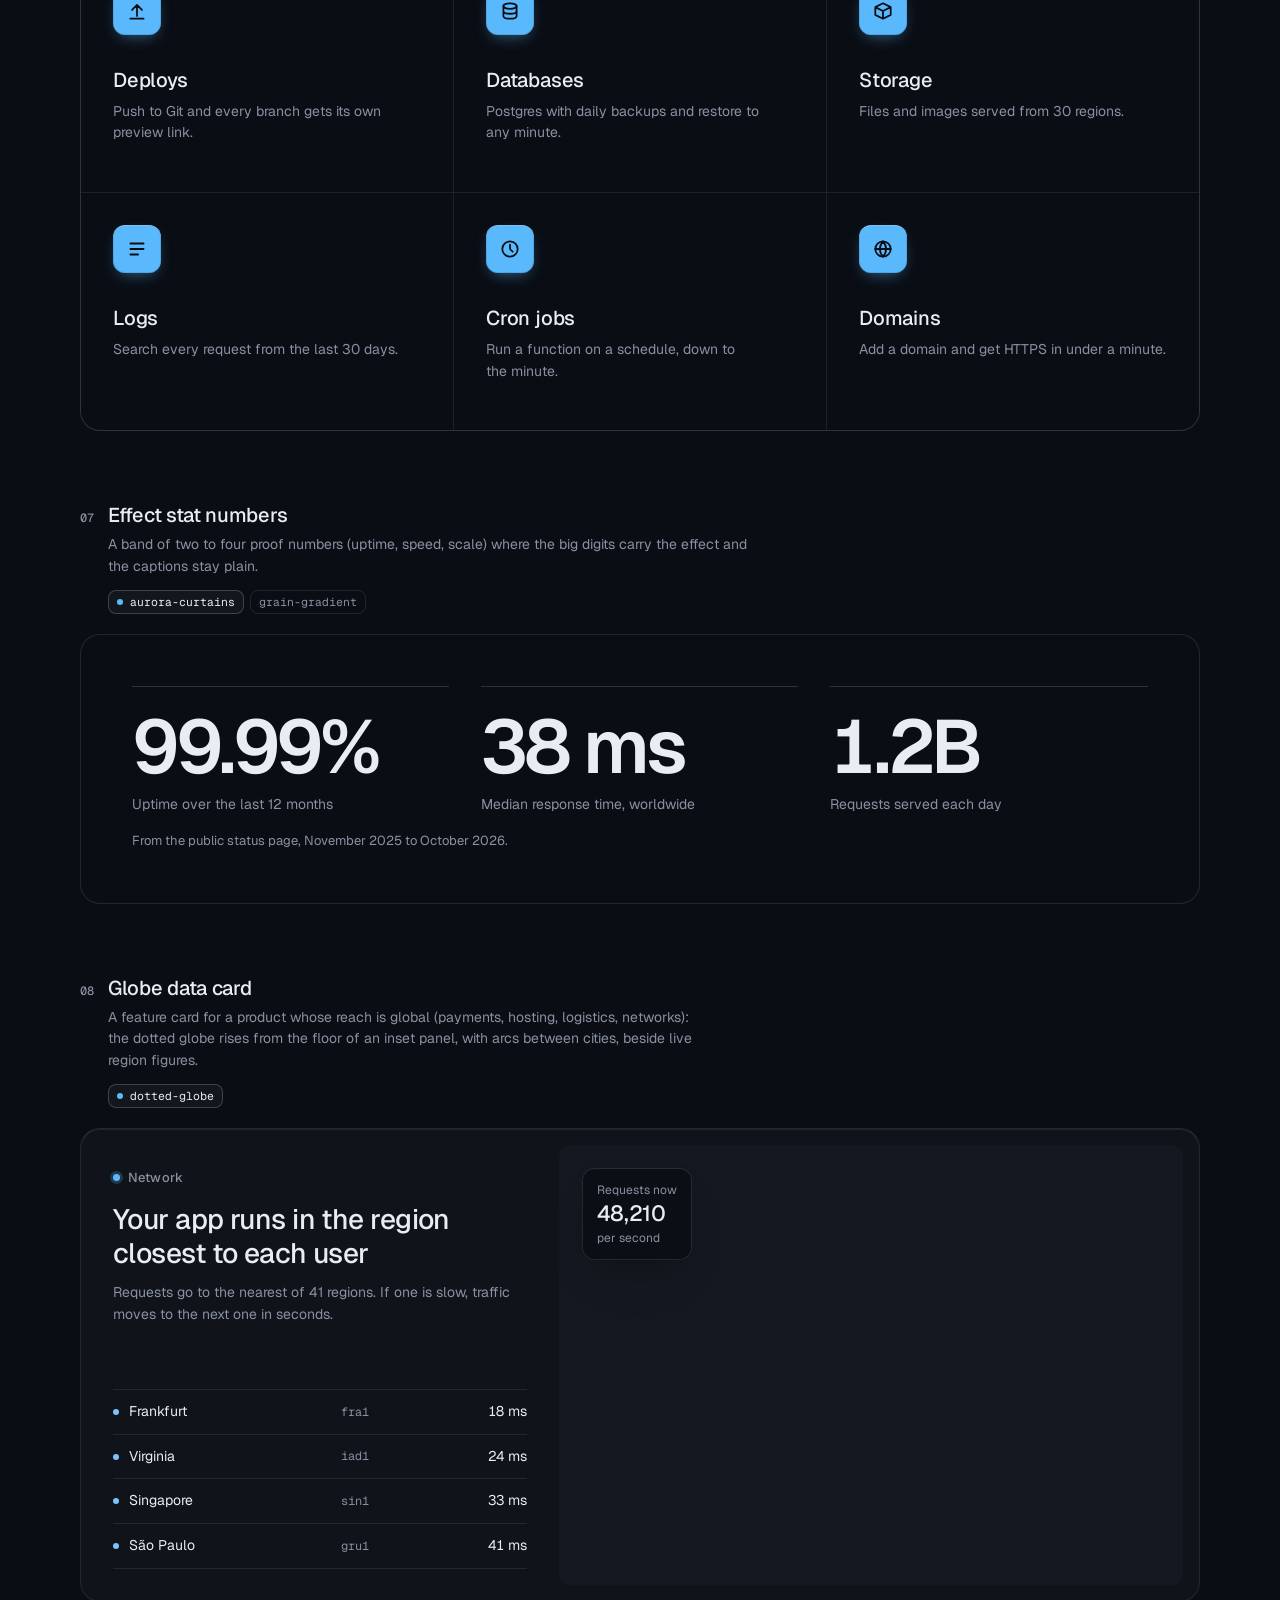
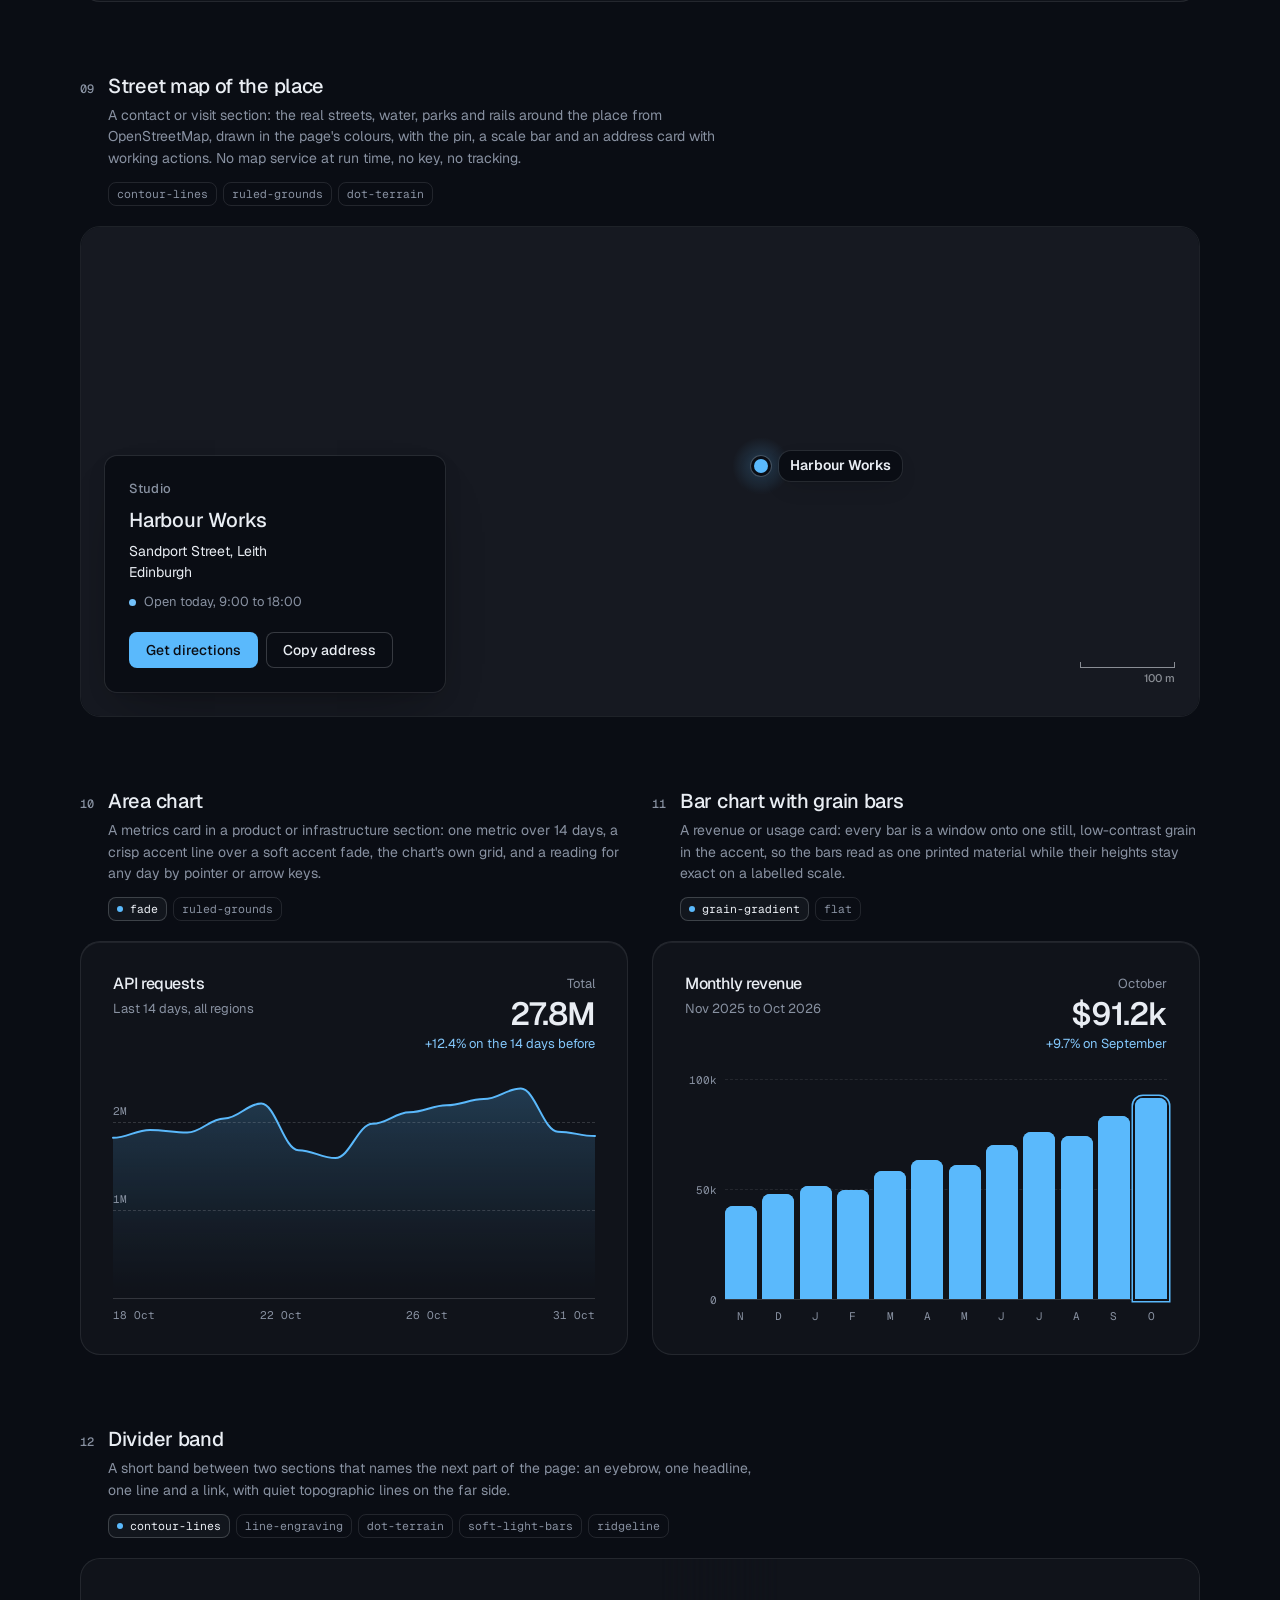
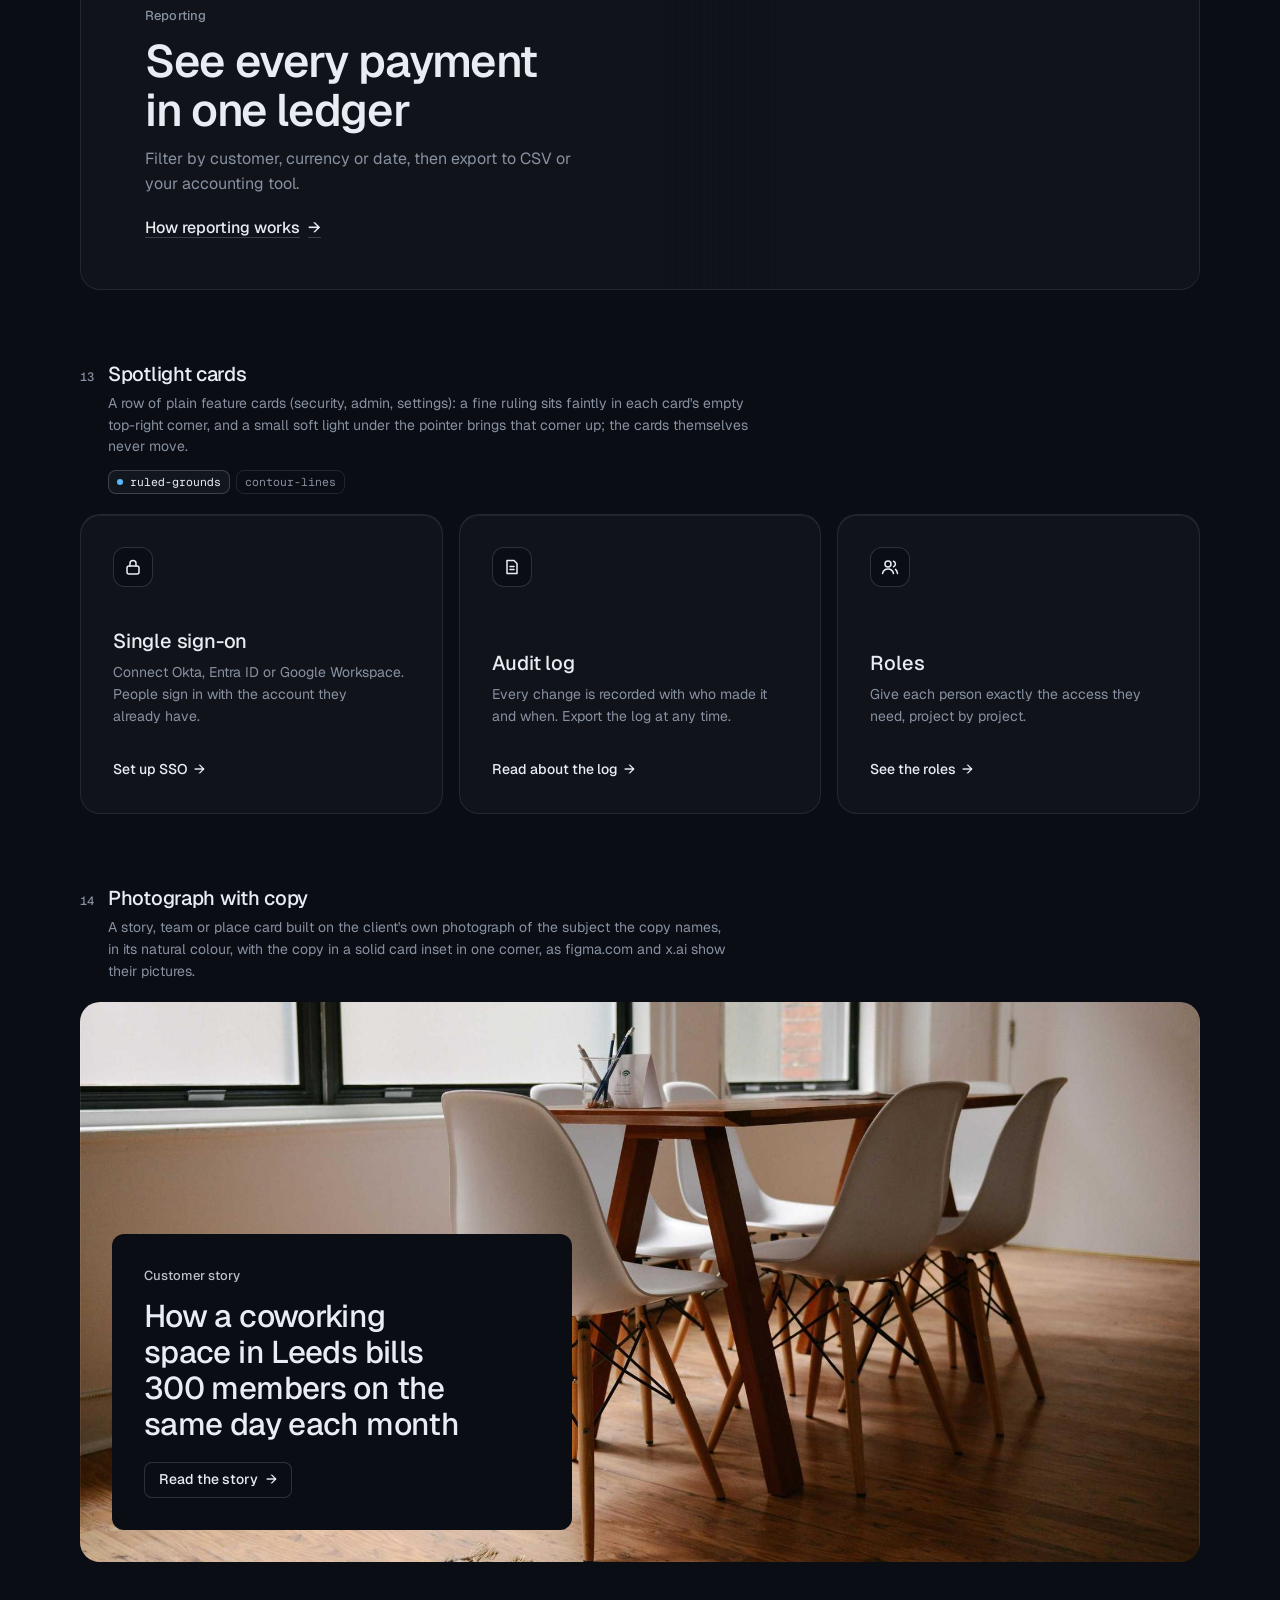
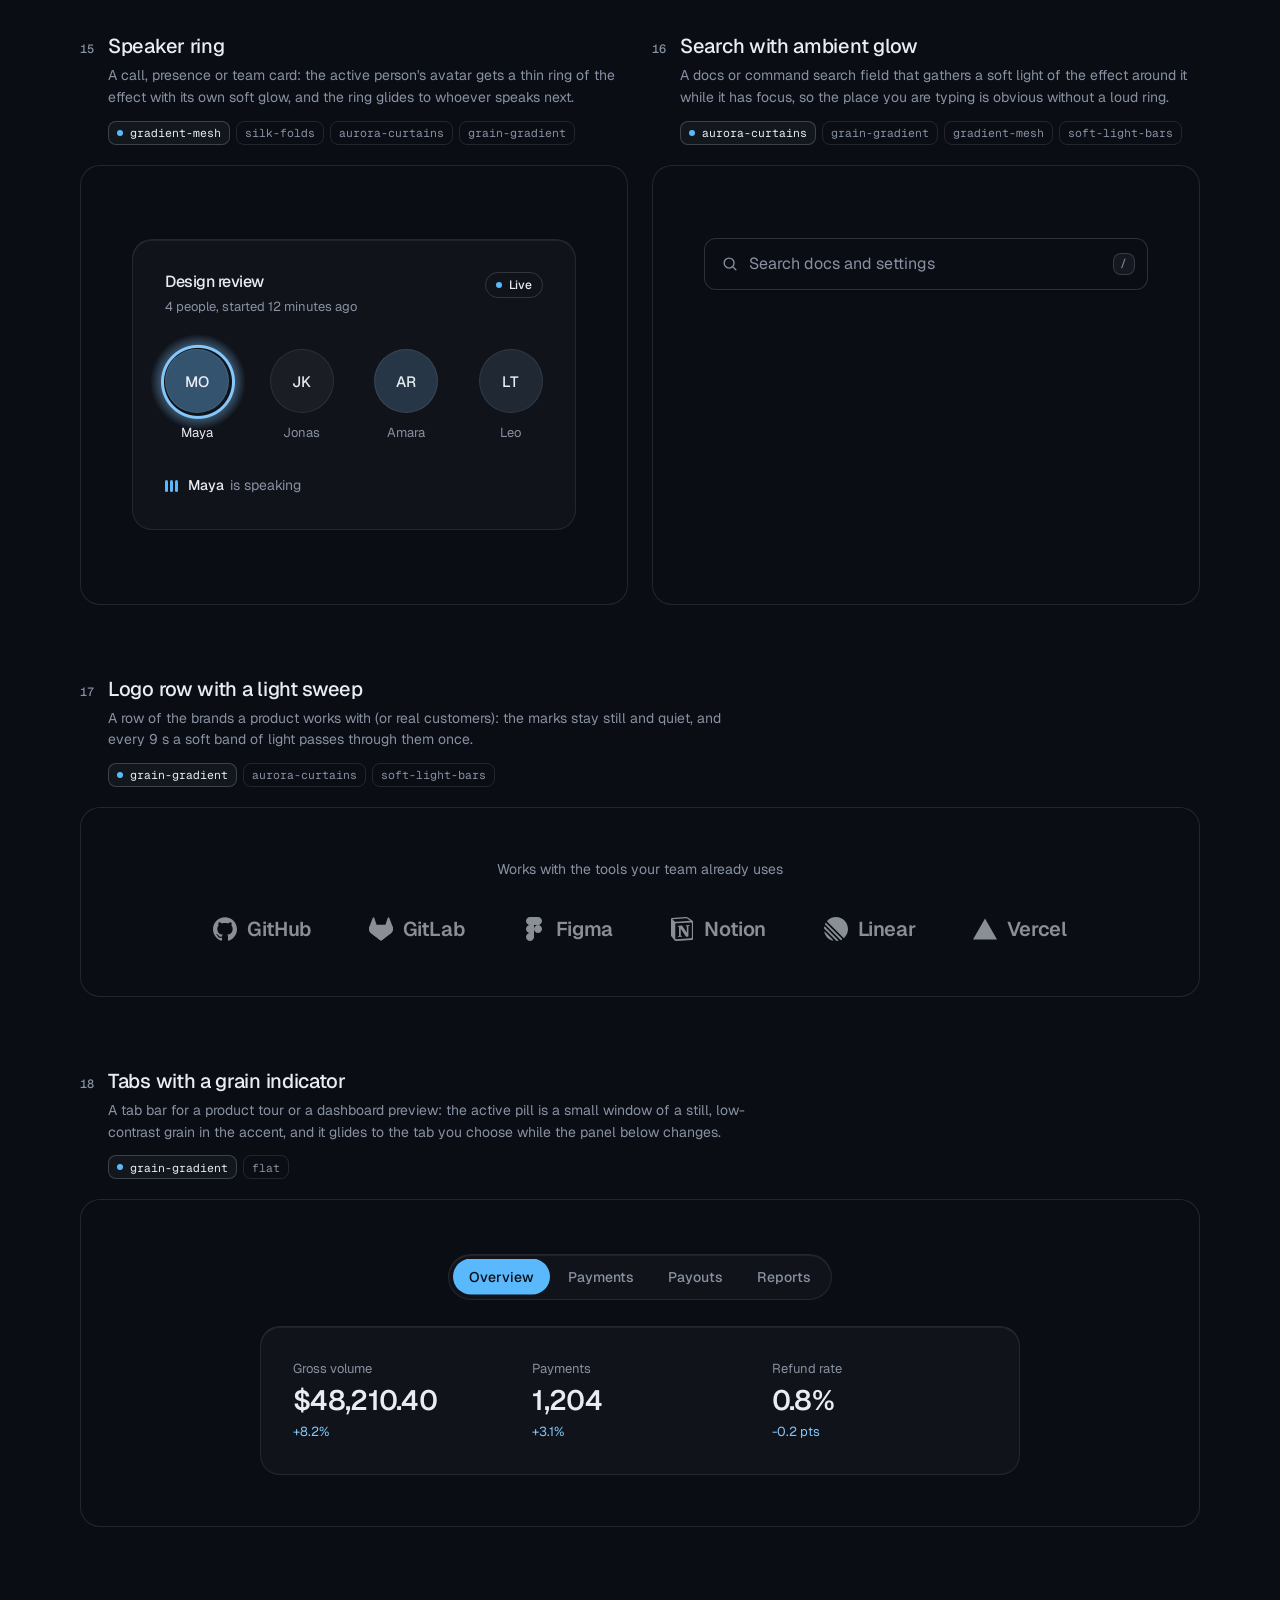
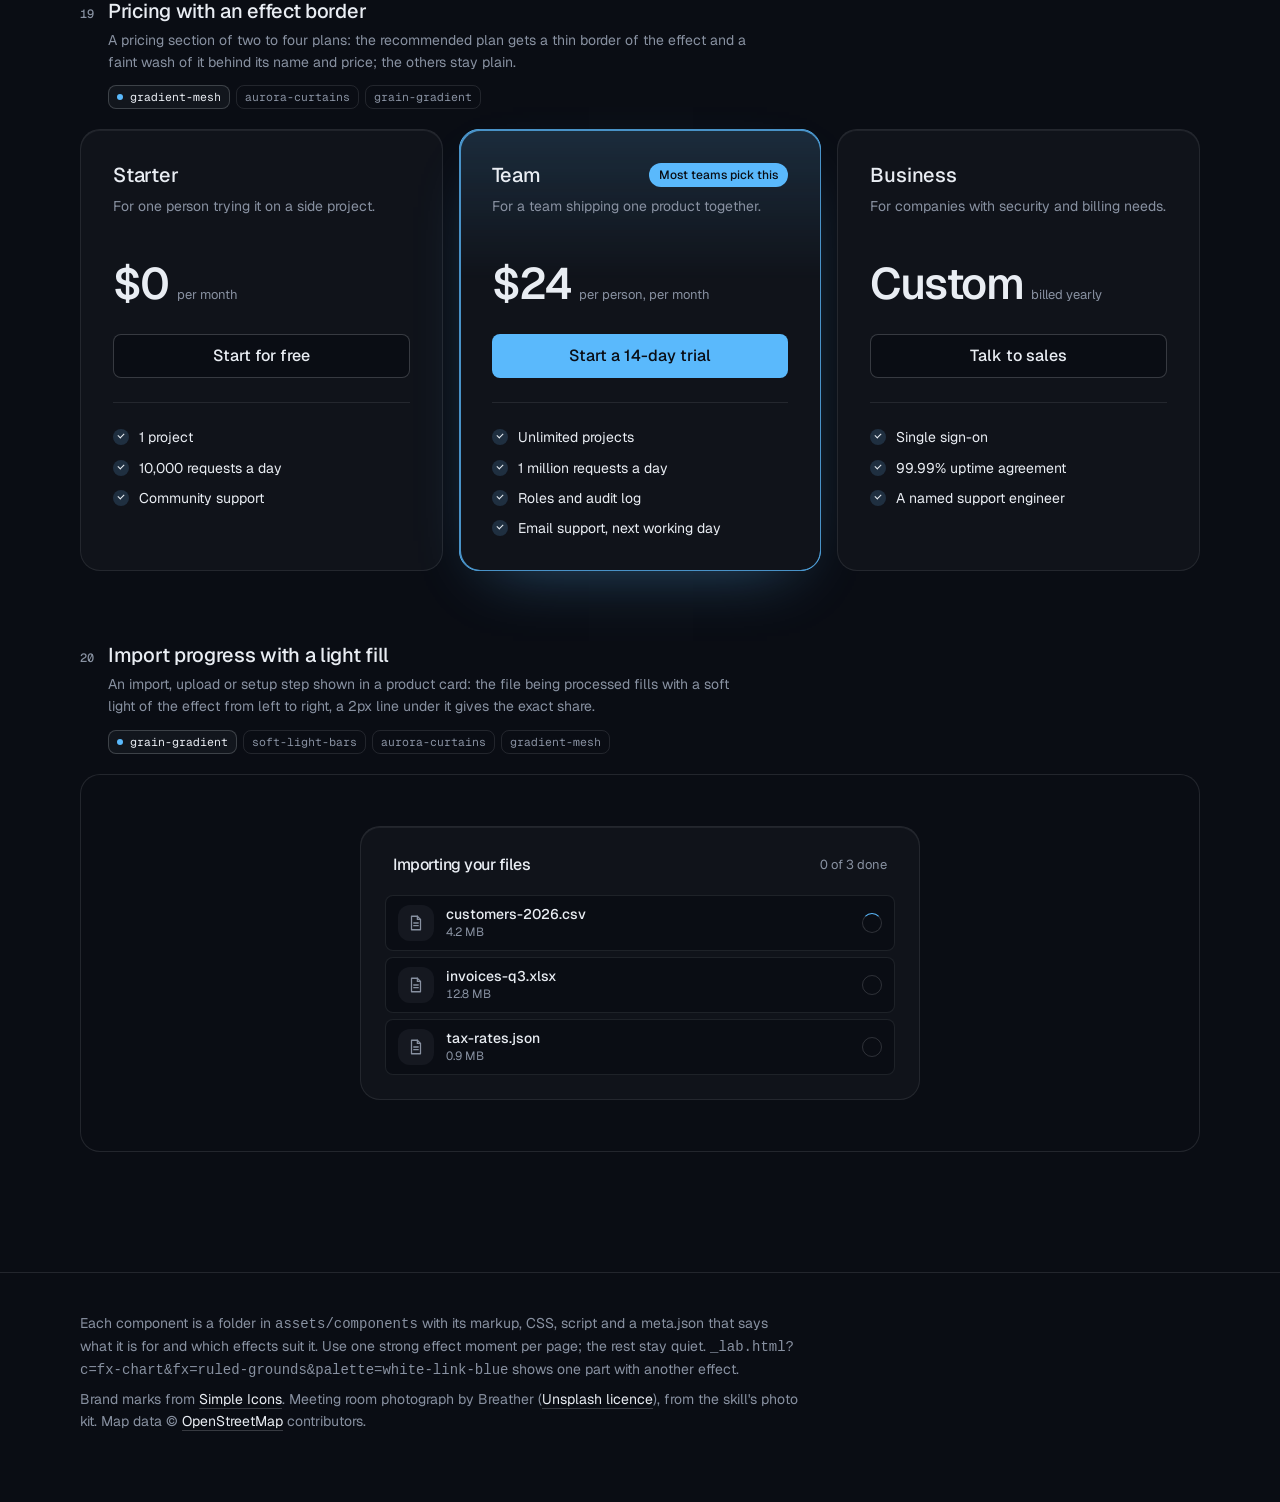
<file: assets/components/index.html>
<!doctype html>
<html lang="en" data-radius="soft">
<head>
<script>window.__tpGlMax = 16;   /* a gallery shows many live effects at once; a page of a site keeps the default 4 (fx.js) */</script>
<meta charset="utf-8">
<meta name="viewport" content="width=device-width, initial-scale=1">
<title>Effect components</title>
<link rel="preconnect" href="https://fonts.googleapis.com">
<link rel="preconnect" href="https://fonts.gstatic.com" crossorigin>
<link href="https://fonts.googleapis.com/css2?family=Geist:wght@100..900&family=Geist+Mono:wght@400..600&display=swap" rel="stylesheet">
<link rel="stylesheet" href="../system.css">
<link rel="stylesheet" href="./base.css">
<style>
  :root {
    --font-display: "Geist", system-ui, sans-serif;
    --font-text: "Geist", system-ui, sans-serif;
    --font-mono: "Geist Mono", ui-monospace, monospace;
    --display-weight: 560;
    --display-tracking: -0.03em;
    --container: 1200px;
  }
  body { min-height: 100vh; }
  .top {
    position: sticky; top: 0; z-index: 50; height: 64px; background: var(--bg);
    border-bottom: 1px solid var(--line);
  }
  .top .container { height: 100%; display: flex; align-items: center; justify-content: space-between; gap: 16px; }
  .brand { display: flex; align-items: center; gap: 10px; font-weight: 560; letter-spacing: -0.01em; }
  .brand small { font: 400 13px/1 var(--font-mono); color: var(--muted); }
  .top nav { display: flex; align-items: center; gap: 20px; }
  .top nav a.link { font-size: 14px; }
  .swatches { display: flex; gap: 4px; padding: 3px; border: 1px solid var(--line); border-radius: 999px; background: var(--bg); }
  .swatches button {
    width: 30px; height: 30px; border-radius: 999px; border: 0; padding: 0; cursor: pointer; position: relative;
    background: var(--sw-bg);
  }
  .swatches button::after {
    content: ""; position: absolute; inset: 9px; border-radius: 999px; background: var(--sw-accent);
    box-shadow: 0 0 0 1px color-mix(in oklab, var(--sw-ink) 25%, transparent);
  }
  .swatches button[aria-pressed="true"] { box-shadow: 0 0 0 2px var(--ink); }
  .swatches button:focus-visible { outline-offset: 3px; }

  .intro { padding-block: 64px 40px; display: grid; grid-template-columns: minmax(0, 6fr) minmax(0, 6fr); gap: 48px; align-items: end; }
  .intro h1 { font-size: clamp(34px, 2.2vw + 18px, 52px); line-height: 1.05; max-width: 15ch; }
  .intro p { margin-top: 16px; color: var(--muted); font-size: var(--t-body); line-height: 1.55; max-width: 52ch; }
  .index { display: flex; flex-wrap: wrap; gap: 6px; justify-content: flex-start; }
  @media (max-width: 1023px) { .intro { grid-template-columns: minmax(0, 1fr); gap: 28px; } }
  .index a {
    display: inline-flex; align-items: center; gap: 8px; height: 30px; padding: 0 11px; border-radius: 999px;
    border: 1px solid var(--line); font-size: 13px; color: var(--ink);
    transition: border-color var(--dur) var(--ease), background-color var(--dur) var(--ease);
  }
  .index a span { font-family: var(--font-mono); font-size: 11px; color: var(--muted); }
  .index a:hover { border-color: var(--line-strong); background: color-mix(in oklab, var(--ink) 4%, var(--bg)); }

  /* every part spans two rows of the list (its notes, its stage) as a subgrid, so the two parts of a
     half-width pair share one notes height and one stage height: their stages start and end level */
  .list { display: grid; grid-template-columns: repeat(2, minmax(0, 1fr)); column-gap: 24px; row-gap: 0; padding-bottom: 120px; }
  .sc { grid-column: 1 / -1; grid-row: span 2; display: grid; grid-template-rows: subgrid; row-gap: 20px; min-width: 0; scroll-margin-top: 88px; padding-top: 72px; }
  .sc:first-child { padding-top: 0; }
  .sc.is-half { grid-column: auto; }
  .sc.is-half .sc__stage:not(.is-center) { display: grid; }
  .sc__meta { display: grid; grid-template-columns: auto 1fr; column-gap: 14px; row-gap: 6px; align-items: baseline; align-content: start; }
  .sc__note { grid-column: 2; margin: 2px 0 0; font-size: 13px; color: var(--muted); }
  .sc__note::before { content: "Try it: "; color: var(--ink); font-weight: 500; }
  .sc__no { font: 500 12px/1 var(--font-mono); color: var(--muted); padding-top: 2px; }
  .sc__name { font: 500 20px/1.25 var(--font-text); letter-spacing: -0.015em; margin: 0; }
  .sc__for { grid-column: 2; color: var(--muted); font-size: 14px; line-height: 1.55; max-width: 72ch; margin: 0; }
  .sc__fx { grid-column: 2; display: flex; flex-wrap: wrap; gap: 6px; margin-top: 6px; }
  .sc__fx li {
    font: 400 11.5px/1 var(--font-mono); color: var(--muted); height: 24px; display: inline-flex; align-items: center;
    padding: 0 8px; border-radius: var(--r-sm); border: 1px solid var(--line);
  }
  .sc__fx li.is-on { color: var(--ink); border-color: var(--line-strong); background: color-mix(in oklab, var(--ink) 5%, var(--bg)); }
  .sc__fx li.is-on::before { content: ""; width: 6px; height: 6px; border-radius: 99px; background: var(--accent); margin-right: 7px; }
  .sc__stage {
    position: relative; min-width: 0; border: 1px solid var(--line); border-radius: var(--r-lg);
    padding: clamp(20px, 4vw, 56px); background: var(--bg);
  }
  .sc__stage.is-tall { padding-block: clamp(56px, 8vw, 120px); }
  .sc__stage.is-flush { padding: 0; border: 0; }
  .sc__stage.is-center { display: grid; place-items: center; min-height: 320px; }
  /* one object, at a size a page would give it */
  #fx-dither-object .sc__stage { display: grid; justify-items: center; }
  #fx-dither-object .cx-obj { width: min(100%, 720px); }
  .sc__pick { grid-column: 2; display: flex; flex-wrap: wrap; gap: 4px; margin-top: 8px; }
  .sc__pick button {
    height: 30px; padding: 0 12px; border-radius: 999px; border: 1px solid var(--line); background: var(--bg);
    font: 500 13px/1 var(--font-text); color: var(--muted); cursor: pointer;
  }
  .sc__pick button:hover { color: var(--ink); border-color: var(--line-strong); }
  .sc__pick button[aria-pressed="true"] { color: var(--ink); border-color: var(--line-strong); background: color-mix(in oklab, var(--ink) 6%, var(--bg)); }
  /* the search list opens below its field: leave it room inside the frame */
  #fx-search .sc__stage { min-height: 440px; place-items: start center; padding-top: 72px; }
  .sc__stage:empty::after { content: "Loading"; color: var(--muted); font-size: 13px; }

  .foot { border-top: 1px solid var(--line); padding: 40px 0 64px; color: var(--muted); font-size: 14px; }
  .foot p { max-width: 80ch; margin: 0 0 8px; }
  .foot a { color: var(--ink); text-decoration: underline; text-decoration-color: var(--line-strong); text-underline-offset: 4px; }

  @media (max-width: 899px) {
    .list { grid-template-columns: minmax(0, 1fr); }
    .sc.is-half { grid-column: 1 / -1; }
    .top nav a.link { display: none; }
  }
  @media (max-width: 639px) {
    .intro { padding-block: 48px 32px; }
    .sc { padding-top: 48px; }
    .sc__meta { grid-template-columns: 1fr; }
    .sc__no { display: none; }
    .sc__for, .sc__fx, .sc__note, .sc__pick { grid-column: 1; }
    .sc__stage.is-center { min-height: 240px; }
    .brand small { display: none; }
  }
</style>
</head>
<body>
<header class="top">
  <div class="container">
    <div class="brand">Effect components <small id="count"></small></div>
    <nav aria-label="Palette and links">
      <a class="link" href="../effects/gallery.html">Effects library</a>
      <div class="swatches" id="swatches" role="group" aria-label="Page palette"></div>
    </nav>
  </div>
</header>

<main>
  <section class="intro container">
    <div>
      <h1>Effects as parts of the page, not only behind it</h1>
      <p id="lede">Feature cards, real objects drawn in dither, type, numbers, buttons, borders, icons, a street map of the real place, a globe, charts and a photograph in its own colours. Every part takes its colours from the page palette: switch it at the top right. Parts that loop have a pause button.</p>
    </div>
    <nav class="index" id="index" aria-label="Components"></nav>
  </section>
  <div class="container list" id="list"></div>
</main>

<footer class="foot">
  <div class="container">
    <p>Each component is a folder in <code>assets/components</code> with its markup, CSS, script and a meta.json that says what it is for and which effects suit it. Use one strong effect moment per page; the rest stay quiet. <code>_lab.html?c=fx-chart&amp;fx=ruled-grounds&amp;palette=white-link-blue</code> shows one part with another effect.</p>
    <p>Brand marks from <a href="https://simpleicons.org/">Simple Icons</a>. Meeting room photograph by Breather (<a href="https://unsplash.com/photos/DEdM9Vs6s8w">Unsplash licence</a>), from the skill's photo kit. Map data © <a href="https://www.openstreetmap.org/copyright">OpenStreetMap</a> contributors.</p>
  </div>
</footer>

<script type="module">
  import fx from '../effects/fx.js';

  // component id, layout and stage style, in page order
  const COMPONENTS = [
    { id: 'fx-feature-card', stage: 'is-flush' },
    { id: 'fx-dither-object', stage: 'is-flush', note: 'pick an object, then point at it and move across: sound rings out of the cups, the seat swivels, the lens zooms, the rotors spin up and the drone lifts off. One object is live at a time, as on a real page.' },
    { id: 'fx-headline', stage: 'is-tall' },
    { id: 'fx-button', half: true, stage: 'is-center', note: 'hover or tab to a button. The light runs only while it is pointed at.' },
    { id: 'fx-prompt', half: true, stage: 'is-center' },
    { id: 'fx-icon-tiles', stage: 'is-flush' },
    { id: 'fx-stat' },
    { id: 'fx-globe', stage: 'is-flush' },
    { id: 'fx-map', stage: 'is-flush' },
    { id: 'fx-chart', half: true, stage: 'is-flush' },
    { id: 'fx-bars', half: true, stage: 'is-flush' },
    { id: 'fx-band', stage: 'is-flush' },
    { id: 'fx-spotlight', stage: 'is-flush' },
    { id: 'fx-photo', stage: 'is-flush' },
    { id: 'fx-avatar', half: true, stage: 'is-center' },
    { id: 'fx-search', half: true, stage: 'is-center' },
    { id: 'fx-logos' },
    { id: 'fx-tabs' },
    { id: 'fx-pricing', stage: 'is-flush' },
    { id: 'fx-progress', stage: 'is-center' },
  ];

  const PALETTES = [
    { id: 'blue-black-cornflower', name: 'Night, cornflower', bg: '#0a0d14', surface: '#131824', ink: '#e9edf3', muted: '#8891a1', accent: '#5ab9fc', accentInk: '#0a0d14' },
    { id: 'graphite-safety-orange', name: 'Graphite, orange', bg: '#18191b', surface: '#222427', ink: '#eff0f1', muted: '#9c9ea3', accent: '#ff4a1f', accentInk: '#18191b' },
    { id: 'white-link-blue', name: 'White, blue', bg: '#ffffff', surface: '#f4f4f4', ink: '#111111', muted: '#6b6b6b', accent: '#1a4be0', accentInk: '#ffffff' },
    { id: 'moss-sand', name: 'Sand, moss', bg: '#ddd6c6', surface: '#d2cab8', ink: '#2a2a26', muted: '#59574e', accent: '#4f6238', accentInk: '#ffffff' },
    { id: 'cobalt-field', name: 'Cobalt field', bg: '#0034eb', surface: '#002fd6', ink: '#ffffff', muted: '#dfe4f2', accent: '#e9e34a', accentInk: '#111111' },
  ];

  const q = new URLSearchParams(location.search);
  if (q.has('time')) fx.setClock(+q.get('time'));
  if (q.has('fallback')) fx.config.forceFallback = true;
  const only = q.get('only') ? q.get('only').split(',') : null;
  const list = document.getElementById('list');
  const index = document.getElementById('index');
  const swatches = document.getElementById('swatches');

  /*
    The budget: a laptop's integrated GPU shares its memory with everything else, so this page never
    holds more than 4 live WebGL contexts. A part is started when it comes near the viewport and
    destroyed when it leaves it; still parts draw once and free their context; fx.js frees any idle
    off-screen context past 4. liveGL() counts the contexts that are open right now.
  */
  fx.config.maxLive = 4;
  const contexts = new Set();
  let peakGL = 0;
  const getContext = HTMLCanvasElement.prototype.getContext;
  HTMLCanvasElement.prototype.getContext = function (type, ...rest) {
    const c = getContext.call(this, type, ...rest);
    if (c && /webgl/i.test(type) && !contexts.has(c)) { contexts.add(c); peakGL = Math.max(peakGL, liveGL()); }
    return c;
  };
  function liveGL() {
    for (const c of contexts) if (c.isContextLost()) contexts.delete(c);
    return contexts.size;
  }

  // the dither object: one live at a time, switched here (a real page shows one object)
  const OBJECTS = {
    headphones: ['Headphones', 'Over-ear, wireless'],
    chair: ['Office chair', 'Swivel seat on five castors'],
    camera: ['Camera', 'Mirrorless, with a zoom lens'],
    drone: ['Drone', 'Four rotors and a camera'],
  };
  let object = OBJECTS[q.get('object')] ? q.get('object') : 'headphones';
  // print (ordered dither, the default) or studio (a smooth shaded render: no picker until it is anti-aliased; ?render=studio)
  let render = q.get('render') === 'studio' ? 'studio' : 'print';

  function applyPalette(p) {
    const c = fx.color;
    const action = c.contrast(p.accent, p.bg) >= 2.2 ? p.accent : p.ink;
    const actionInk = action === p.accent ? p.accentInk : p.bg;
    const s = document.documentElement.style;
    const set = (k, v) => s.setProperty(k, v);
    set('--p-bg', p.bg); set('--p-surface', p.surface); set('--p-ink', p.ink); set('--p-muted', p.muted);
    set('--p-accent', p.accent); set('--p-accent-ink', p.accentInk); set('--p-action', action); set('--p-action-ink', actionInk);
    document.documentElement.style.colorScheme = c.isDark(p.bg) ? 'dark' : 'light';
    for (const b of swatches.children) b.setAttribute('aria-pressed', String(b.dataset.id === p.id));
  }

  async function load(entry) {
    const base = `./${entry.id}/`;
    const [meta, html, mod] = await Promise.all([
      fetch(base + 'meta.json').then(r => (r.ok ? r.json() : null)),
      fetch(base + 'component.html').then(r => (r.ok ? r.text() : null)),
      import(base + 'component.js').catch(err => { console.warn(entry.id, err); return null; }),
    ]).catch(() => [null, null, null]);
    if (!meta || !html || !mod) return null;
    const link = document.createElement('link');
    link.rel = 'stylesheet';
    link.href = base + 'component.css';
    document.head.append(link);
    await new Promise(r => { link.onload = link.onerror = r; });
    return { ...entry, meta, html, mod };
  }

  function section(e, n) {
    const s = document.createElement('section');
    s.className = 'sc' + (e.half ? ' is-half' : '');
    s.id = e.id;
    const fxList = (e.meta.effects || []).map(id => `<li class="${id === e.meta.default ? 'is-on' : ''}">${id}</li>`).join('');
    const pick = e.id === 'fx-dither-object'
      ? `<div class="sc__pick" role="group" aria-label="Object">${Object.keys(OBJECTS).map(k => `<button type="button" data-object="${k}" aria-pressed="${k === object}">${OBJECTS[k][0]}</button>`).join('')}</div>`
      : '';
    s.innerHTML = `
      <div class="sc__meta">
        <span class="sc__no">${String(n).padStart(2, '0')}</span>
        <h2 class="sc__name">${e.meta.name}</h2>
        <p class="sc__for">${e.meta.for}</p>
        ${fxList ? `<ul class="sc__fx" aria-label="Effects that suit it">${fxList}</ul>` : ''}
        ${pick}
        ${e.note ? `<p class="sc__note">${e.note}</p>` : ''}
      </div>
      <div class="sc__stage ${e.stage || ''}"></div>`;
    return s;
  }

  // the markup is placed at once (the page keeps its full height); the scripts run only near the viewport
  function markup(e) {
    const stage = e.section.querySelector('.sc__stage');
    stage.innerHTML = e.html;
    if (e.id === 'fx-dither-object') {
      const fig = stage.querySelector('.cx-obj');
      fig.dataset.cxObject = object;
      if (render === 'studio') fig.dataset.cxRender = 'studio'; else delete fig.dataset.cxRender;
      fig.querySelector('.cx-obj__stage').removeAttribute('aria-label');
    }
    return stage;
  }
  function start(e) {
    if (e.ctrl) return;
    const stage = markup(e);
    try { e.ctrl = e.mod.default(stage.firstElementChild || stage) || { destroy() {} }; } catch (err) { console.error(e.id, err); e.ctrl = { destroy() {} }; }
  }
  function stop(e) {
    if (!e.ctrl) return;
    try { e.ctrl.destroy?.(); } catch (err) { console.warn(e.id, err); }
    fx.unmountAll(e.section);
    e.ctrl = null;
  }

  function setPalette(p, entries) {
    entries.forEach(stop);
    applyPalette(p);
    try { localStorage.setItem('cx-palette', p.id); } catch (_) {}
    requestAnimationFrame(() => entries.forEach(e => (e.near ? start(e) : markup(e))));
  }

  let saved = null;
  try { saved = localStorage.getItem('cx-palette'); } catch (_) {}
  const first = PALETTES.find(p => p.id === q.get('palette')) || PALETTES.find(p => p.id === saved) || PALETTES[0];
  for (const p of PALETTES) {
    const b = document.createElement('button');
    b.type = 'button';
    b.dataset.id = p.id;
    b.title = p.name;
    b.setAttribute('aria-label', p.name);
    b.style.setProperty('--sw-bg', p.bg);
    b.style.setProperty('--sw-accent', p.accent);
    b.style.setProperty('--sw-ink', p.ink);
    swatches.append(b);
  }
  applyPalette(first);

  const wanted = COMPONENTS.filter(c => !only || only.includes(c.id));
  const entries = (await Promise.all(wanted.map(load))).filter(Boolean);
  document.getElementById('count').textContent = `${entries.length} parts`;
  entries.forEach((e, i) => {
    e.section = section(e, i + 1);
    list.append(e.section);
    markup(e);
    const a = document.createElement('a');
    a.href = '#' + e.id;
    a.innerHTML = `<span>${String(i + 1).padStart(2, '0')}</span>${e.meta.name}`;
    index.append(a);
  });
  await document.fonts.ready;
  const near = new IntersectionObserver(seen => {
    for (const en of seen) {
      const e = entries.find(x => x.section === en.target);
      if (!e) continue;
      e.near = en.isIntersecting;
      if (e.near) start(e); else stop(e);
    }
  }, { rootMargin: '10% 0px' });
  entries.forEach(e => near.observe(e.section));
  setTimeout(() => { document.documentElement.dataset.ready = '1'; }, 1500);

  swatches.addEventListener('click', ev => {
    const b = ev.target.closest('button');
    if (!b) return;
    const p = PALETTES.find(x => x.id === b.dataset.id);
    if (p) setPalette(p, entries);
  });
  list.addEventListener('click', ev => {
    const b = ev.target.closest('[data-object], [data-render]');
    if (!b || !(OBJECTS[b.dataset.object] || b.dataset.render)) return;
    if (b.dataset.render) render = b.dataset.render; else object = b.dataset.object;
    b.parentElement.querySelectorAll('button').forEach(x => x.setAttribute('aria-pressed', String(x === b)));
    const e = entries.find(x => x.id === 'fx-dither-object');
    stop(e);
    if (e.near) start(e); else markup(e);
  });
  window.__cx = {
    entries,
    setPalette: id => setPalette(PALETTES.find(p => p.id === id), entries),
    setObject: k => list.querySelector(`[data-object="${k}"]`)?.click(),
    gl: () => ({ live: liveGL(), peak: peakGL, started: entries.filter(e => e.ctrl).map(e => e.id) }),
  };
</script>

</body>
</html>
</file>
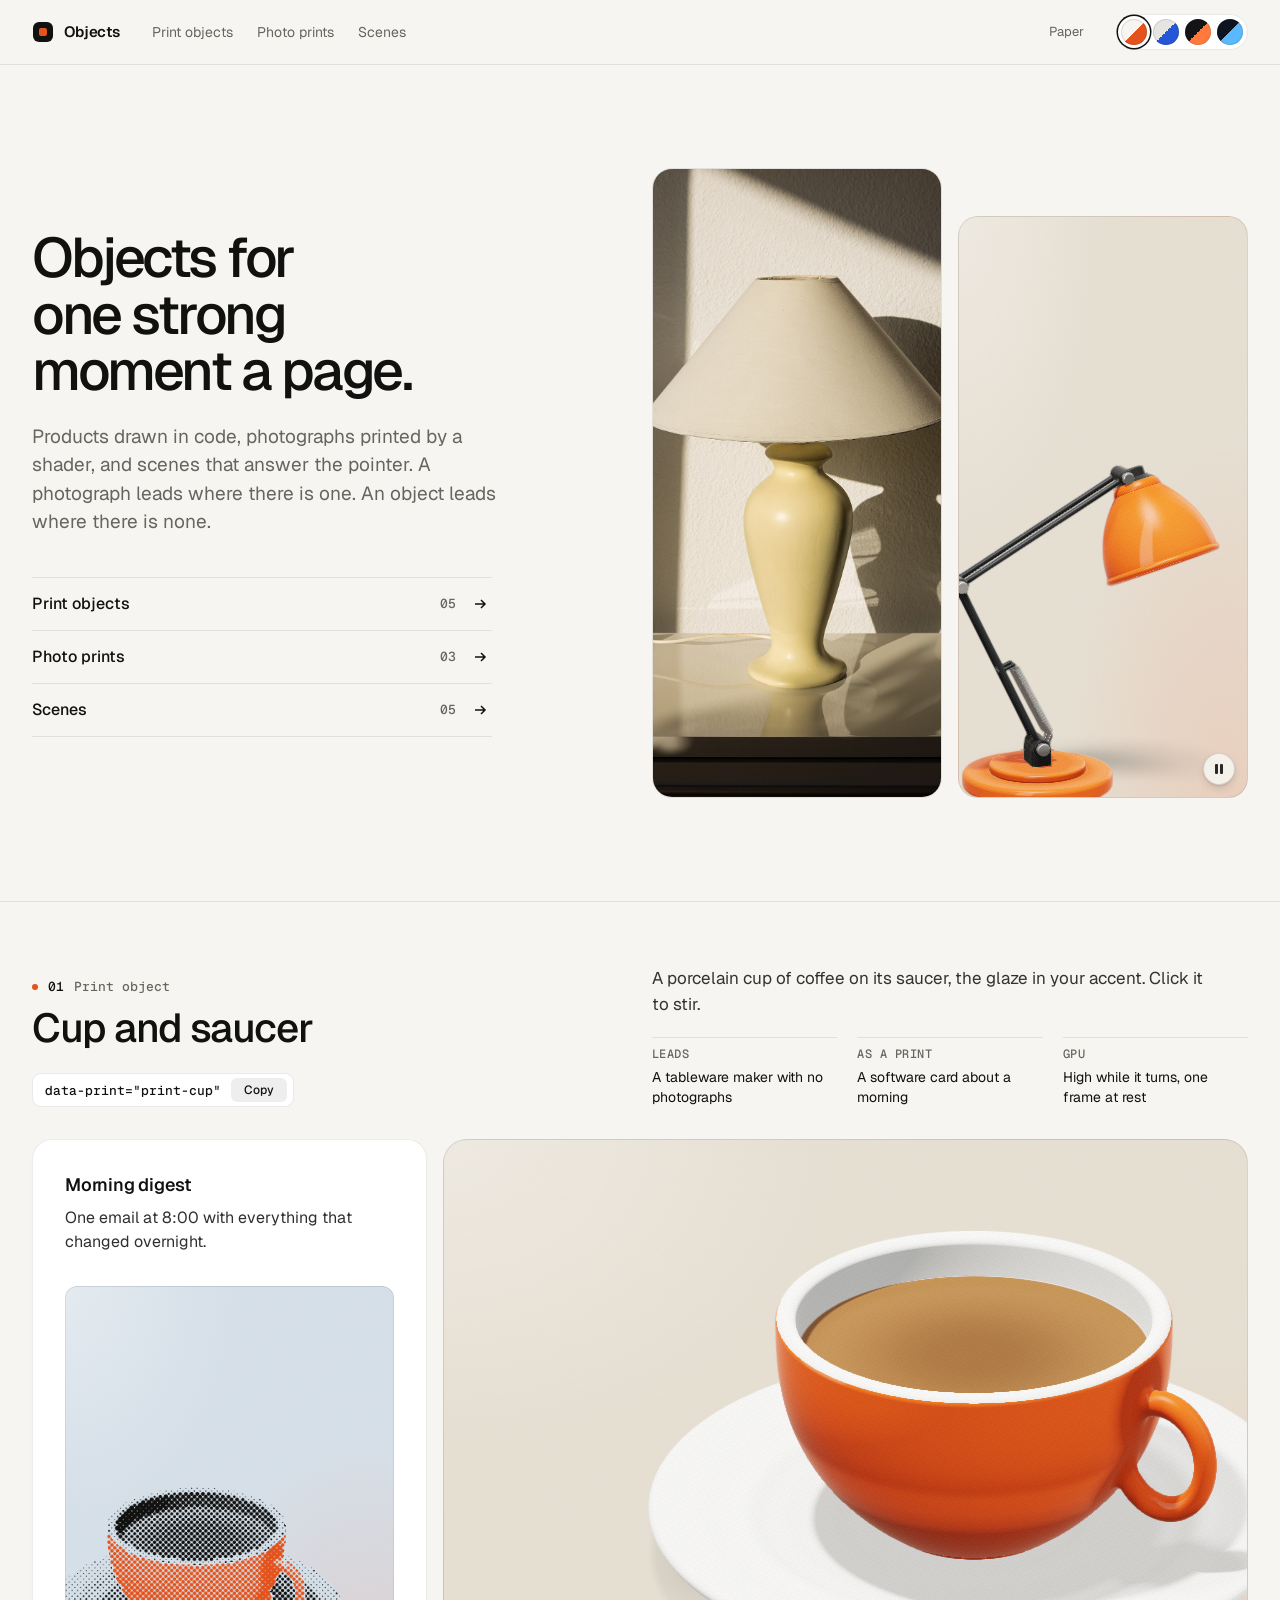
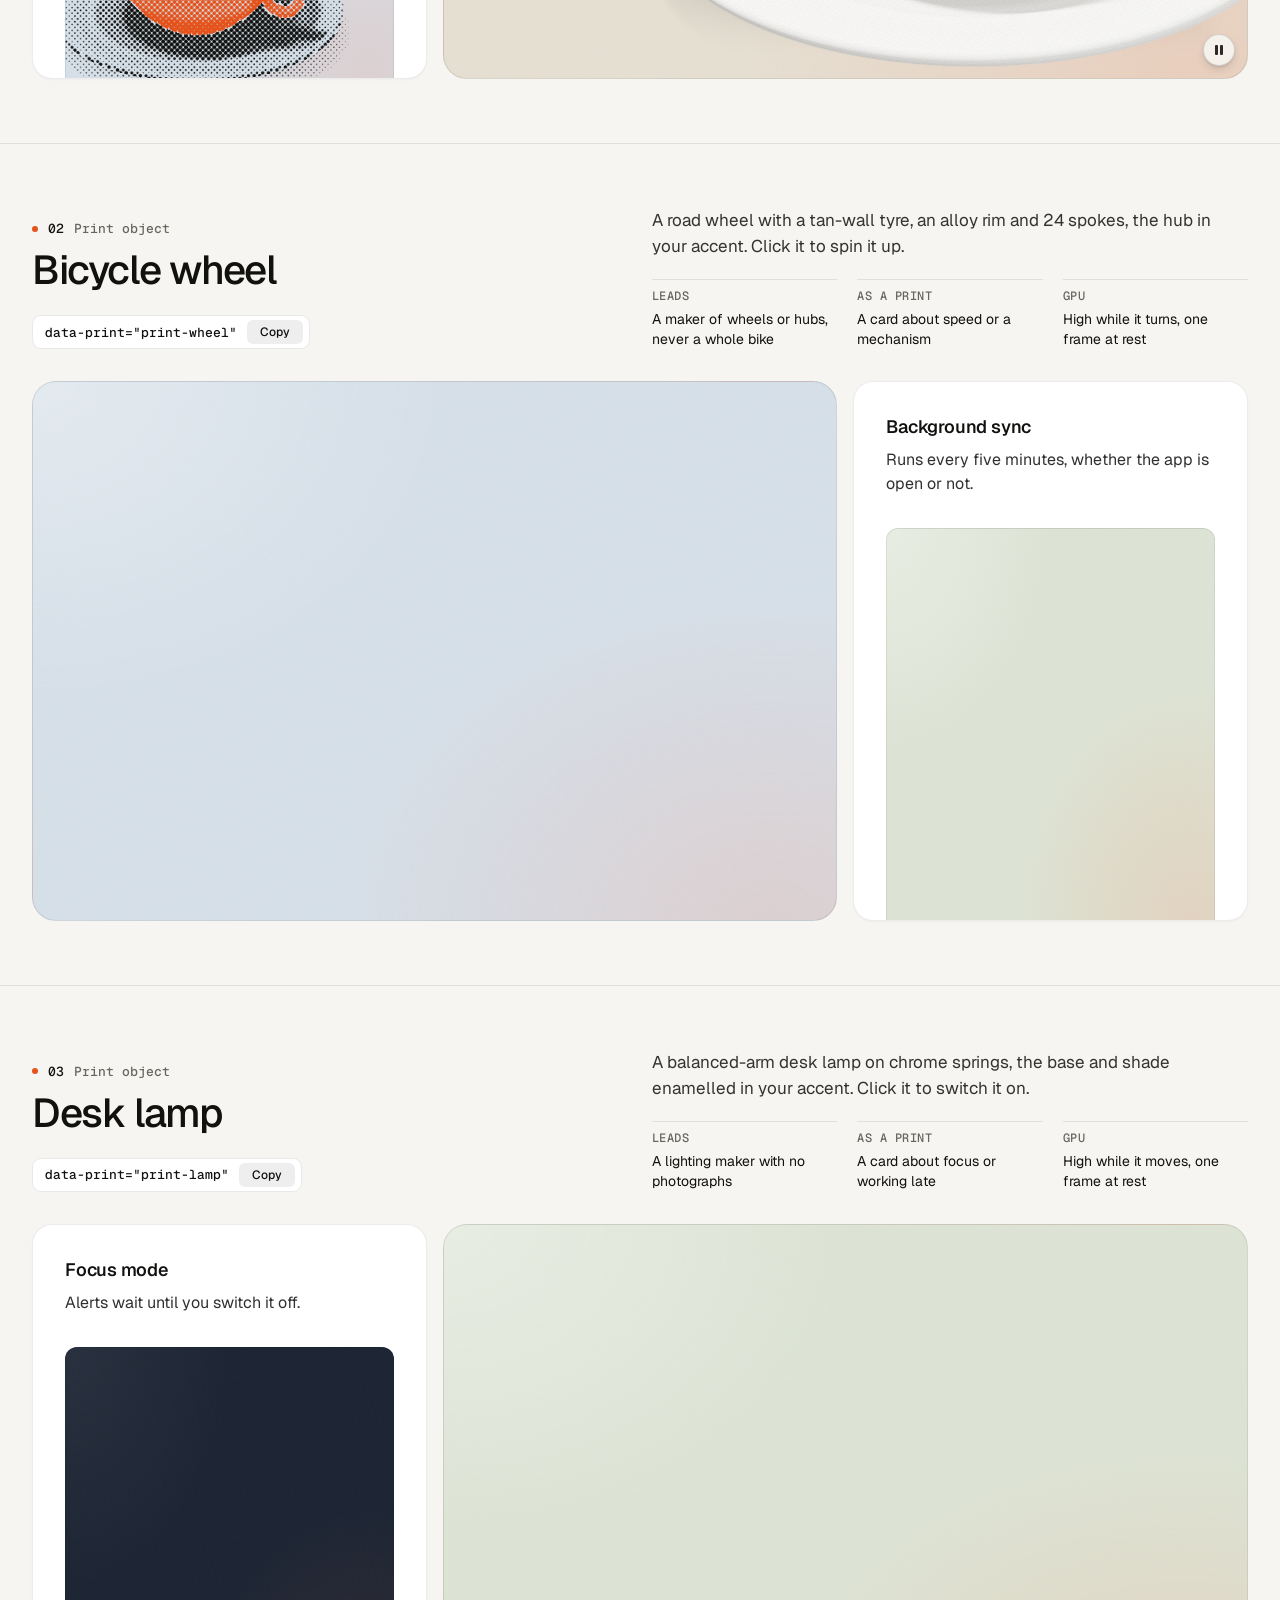
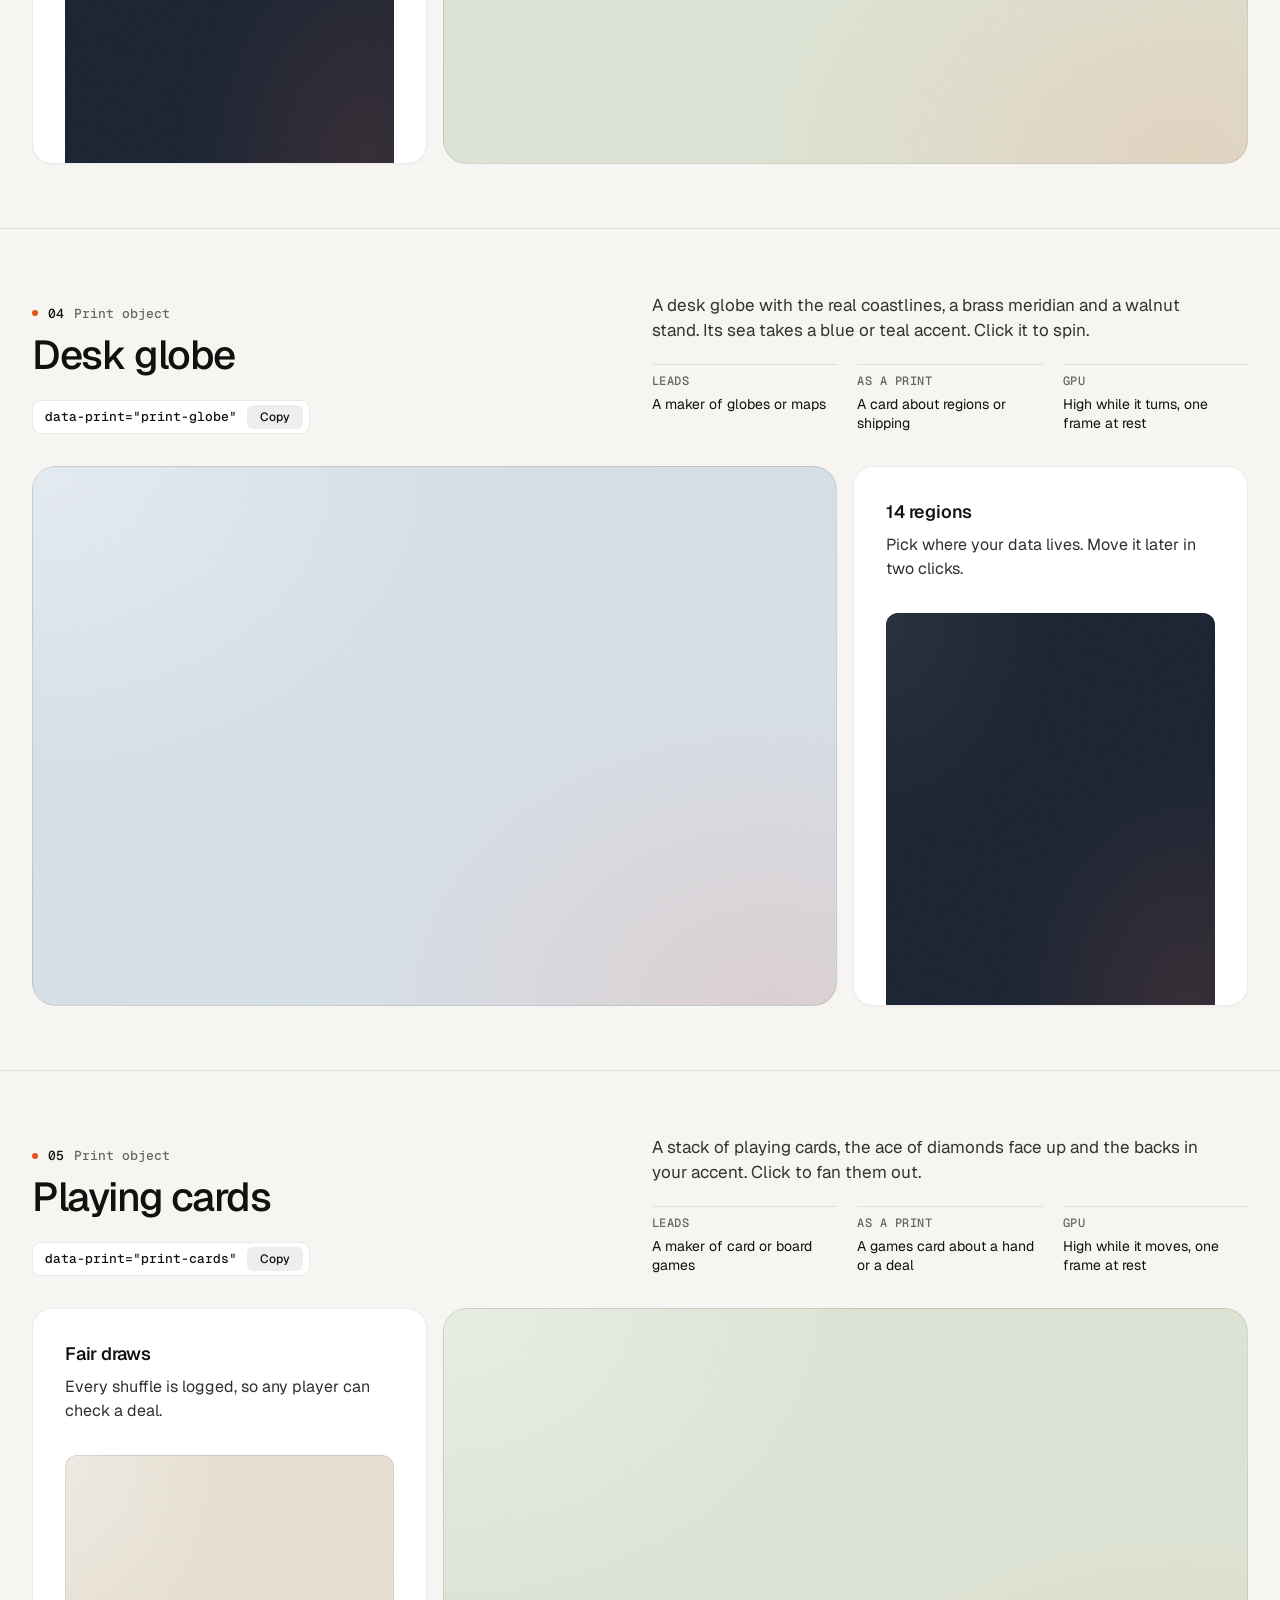
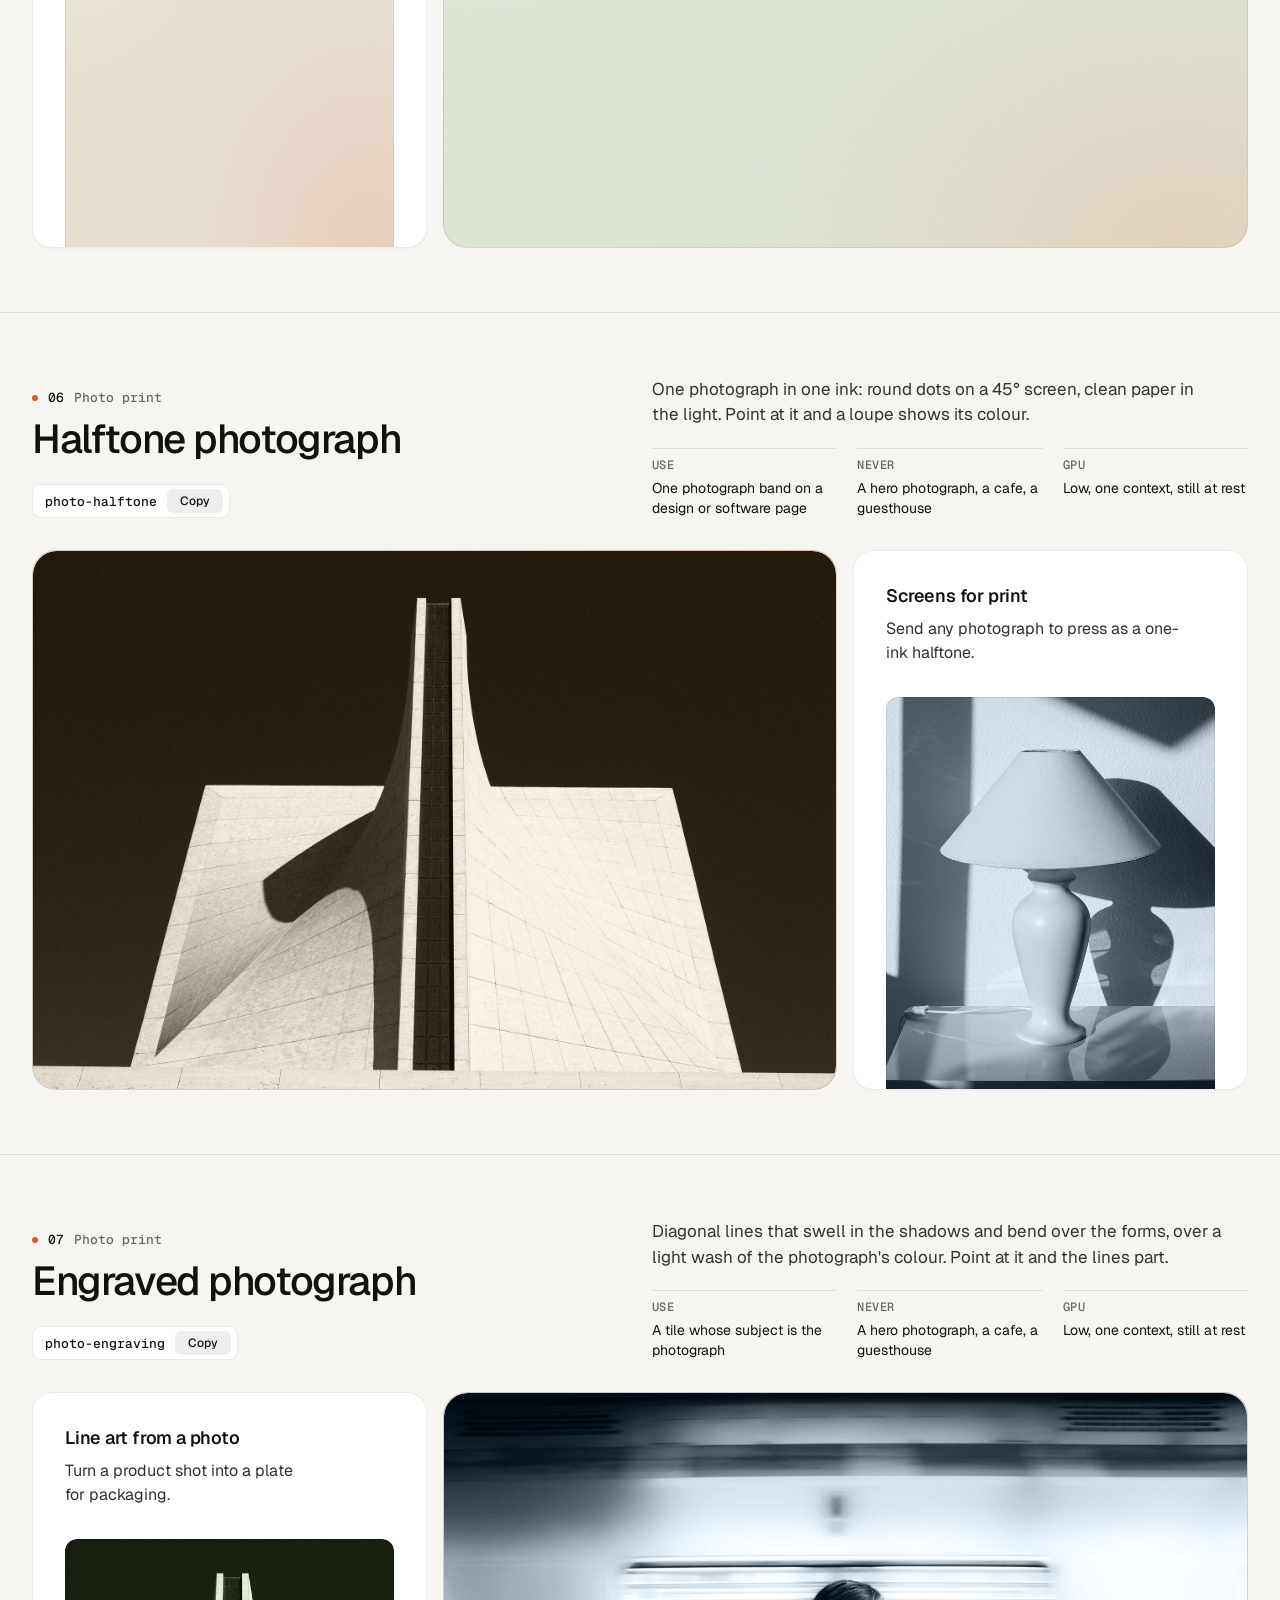
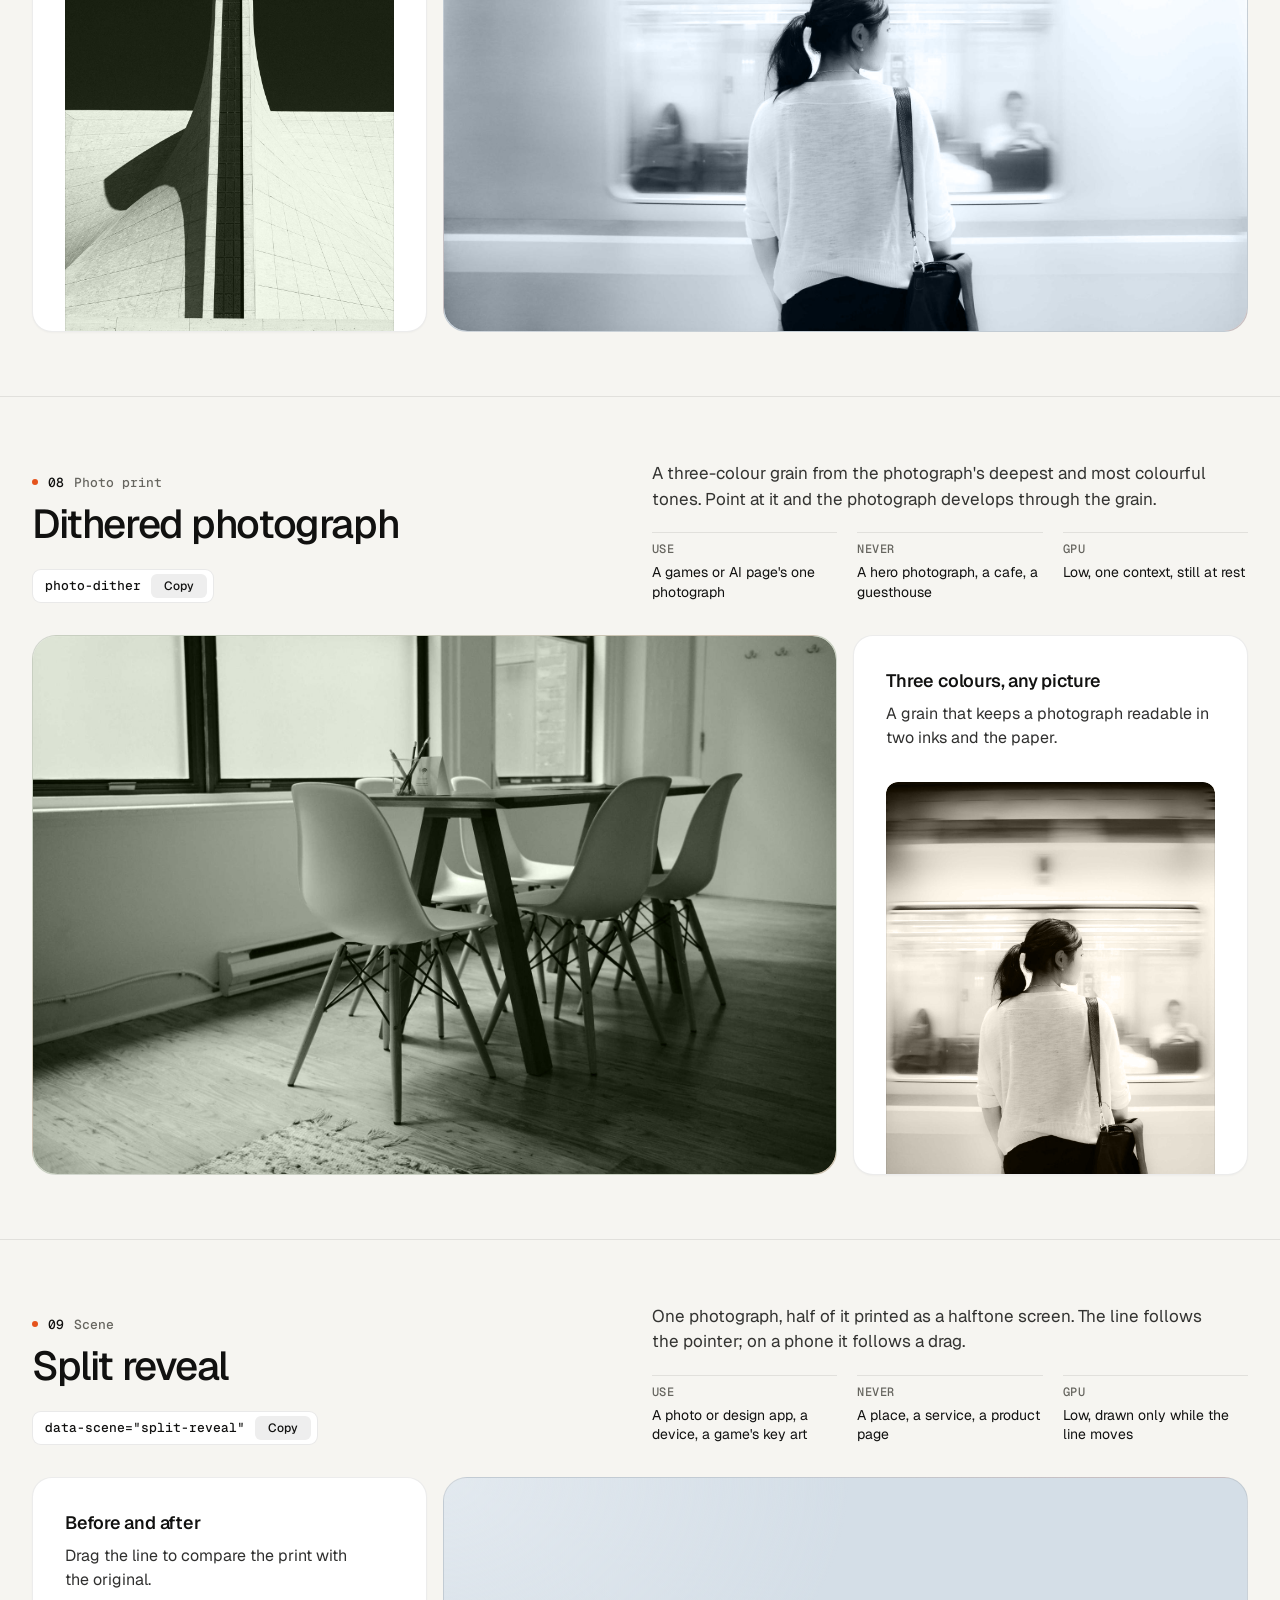
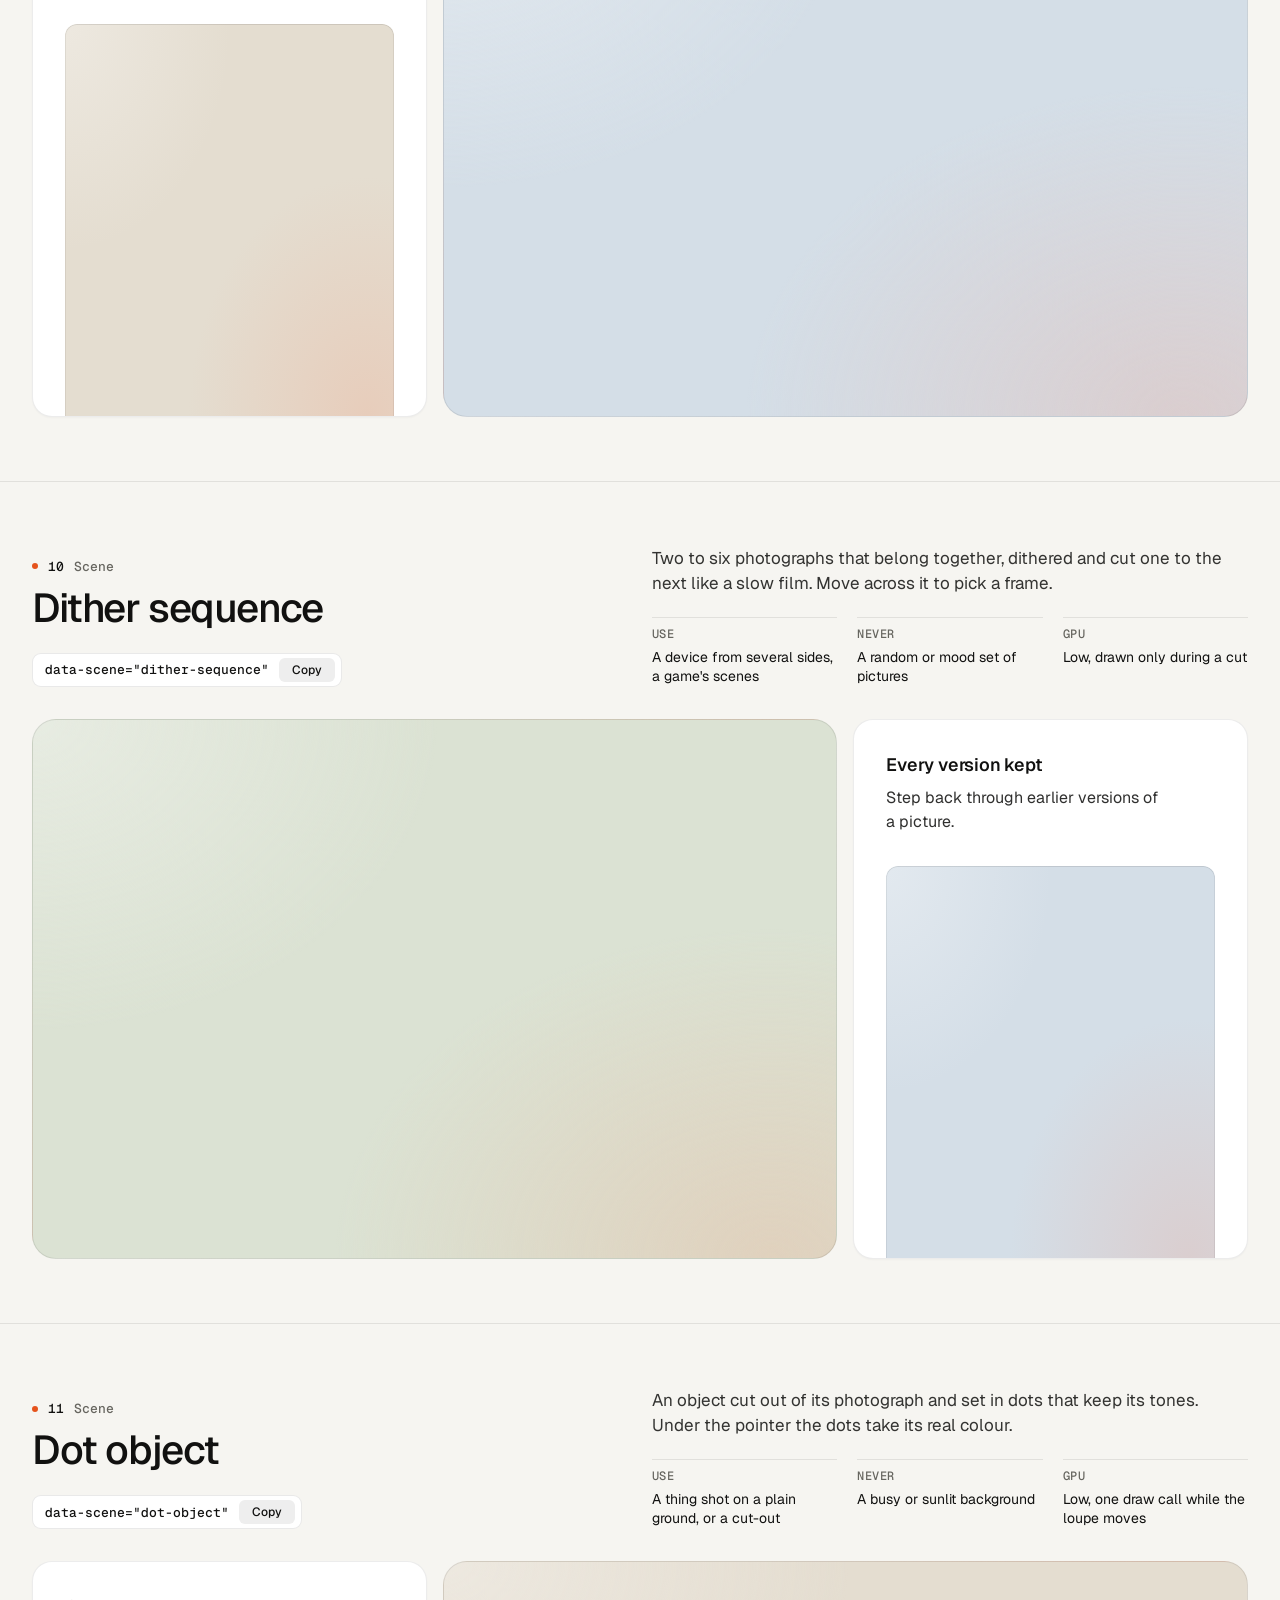
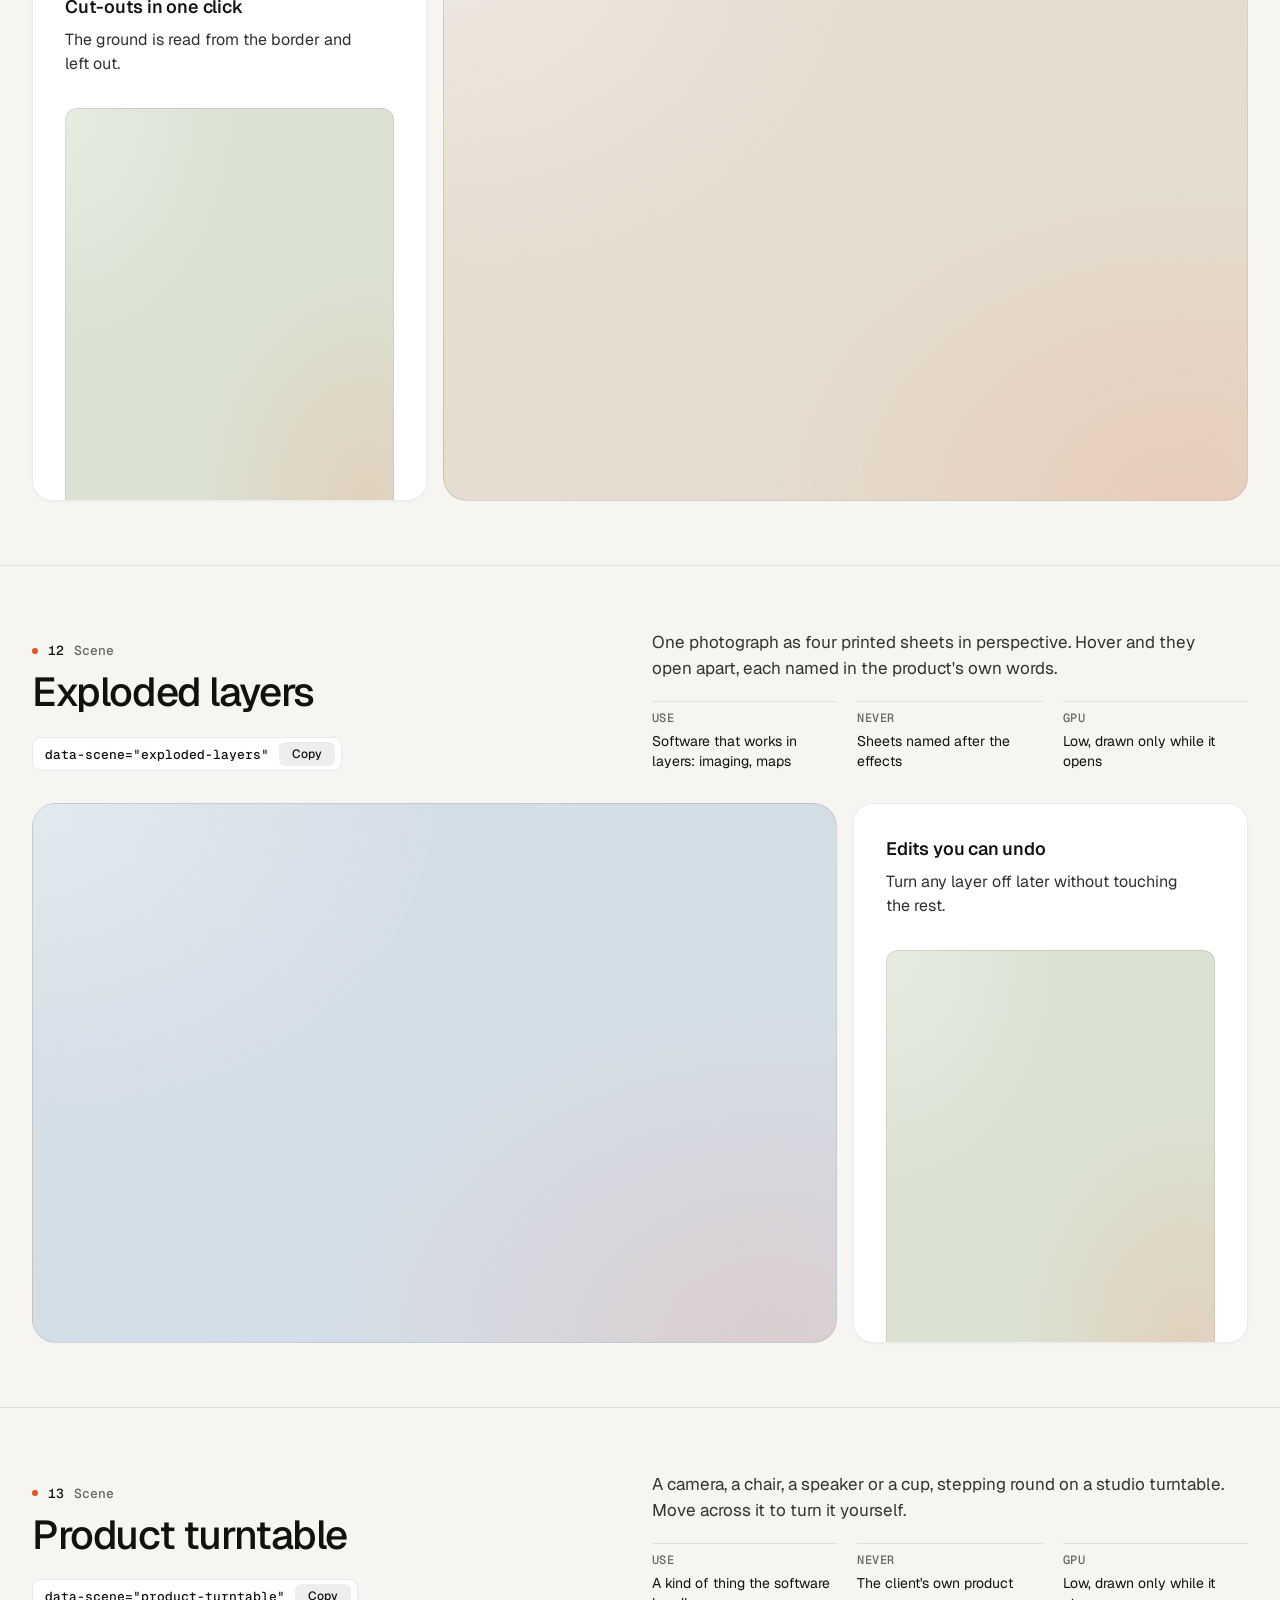
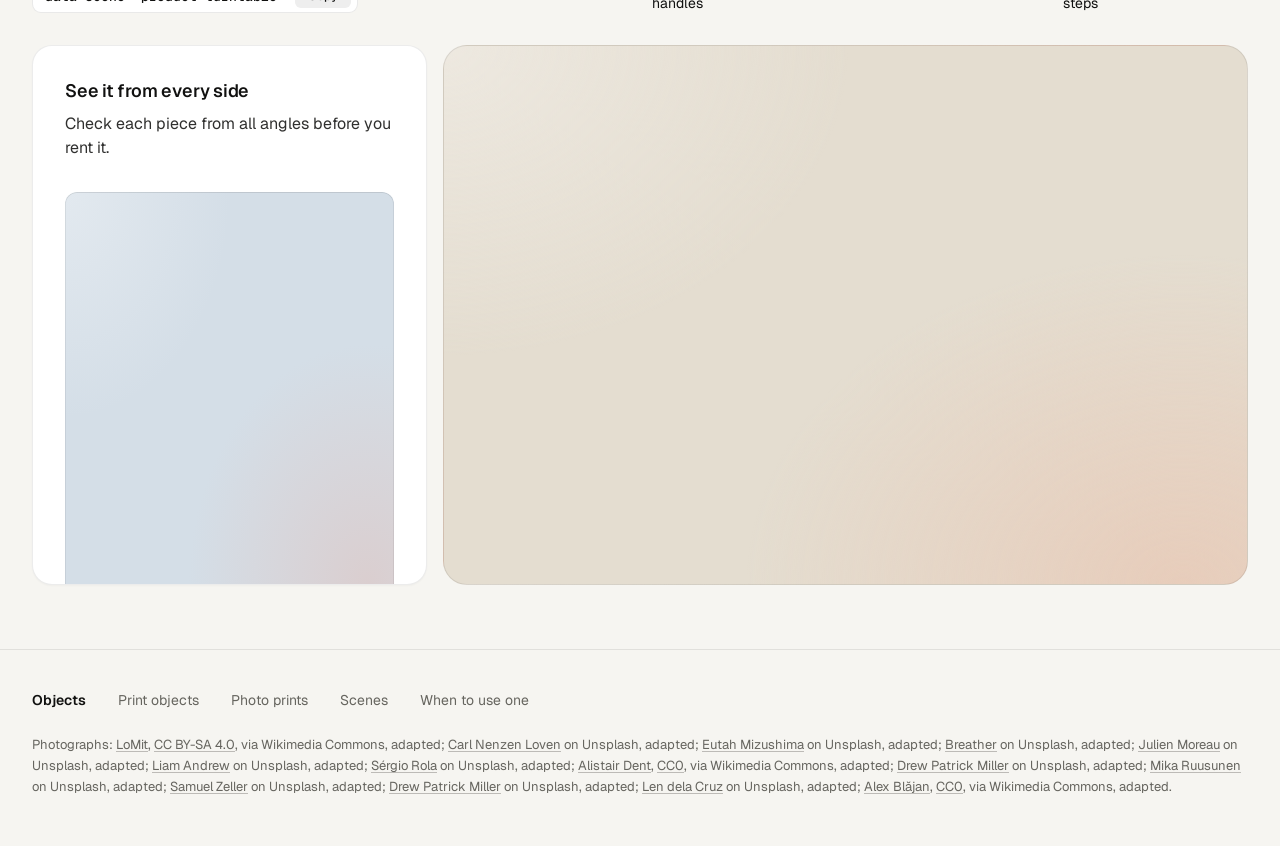
<file: assets/objects/index.html>
<!doctype html>
<html lang="en" data-palette="paper">
<head>
<script>window.__tpGlMax = 16;   /* a gallery shows many live effects at once; a page of a site keeps the default 4 (fx.js) */</script>
<meta charset="utf-8">
<meta name="viewport" content="width=device-width, initial-scale=1">
<title>Objects</title>
<meta name="description" content="Thirteen objects for one strong moment a page: products drawn in code, photographs printed by a shader, scenes that answer the pointer.">
<link rel="icon" href="data:,">
<link rel="preconnect" href="https://fonts.googleapis.com">
<link rel="preconnect" href="https://fonts.gstatic.com" crossorigin>
<link href="https://fonts.googleapis.com/css2?family=Geist:wght@300..700&family=Geist+Mono:wght@400;500&display=swap" rel="stylesheet">
<link rel="stylesheet" href="../ui/base.css">
<link rel="stylesheet" href="../ui/cards.css">
<style>
  /* palettes: page tokens, four grounds (--g1 sand, --g2 sky, --g3 sage, --g4 deep) and the globe's sea */
  :root {
    --font-text: "Geist", system-ui, sans-serif; --font-mono: "Geist Mono", ui-monospace, monospace;
    --ease: cubic-bezier(.2, .7, .2, 1);
    --gutter: 32px; --max: 1312px;
  }
  [data-palette="paper"] { --bg: #f6f5f1; --card: #ffffff; --surface: #ffffff; --ink: #111110; --muted: #66655f; --accent: #e5531c; --accent-ink: #ffffff;
    --g1: #e4ddd0; --g2: #d4dee7; --g3: #dbe2d3; --g4: #1a2230; --sea: #2f6aa8; --line: rgb(17 17 16 / 0.09); }
  [data-palette="stone"] { --bg: #e6e5e1; --card: #f3f2ef; --surface: #f3f2ef; --ink: #1a1b1d; --muted: #5d5e62; --accent: #2456d6; --accent-ink: #ffffff;
    --g1: #d6d5d0; --g2: #c9d4df; --g3: #dad3c6; --g4: #1d2633; --sea: #2456d6; --line: rgb(26 27 29 / 0.1); }
  [data-palette="graphite"] { --bg: #0b0b0c; --card: #141416; --surface: #141416; --ink: #f2f2ef; --muted: #96979c; --accent: #ff7a3c; --accent-ink: #120c08;
    --g1: #1e1d1b; --g2: #17202a; --g3: #1b201b; --g4: #23262c; --sea: #4f9be0; --line: rgb(242 242 239 / 0.09); }
  [data-palette="night"] { --bg: #070b14; --card: #0e1420; --surface: #0e1420; --ink: #e9edf3; --muted: #8b94a4; --accent: #5ab9fc; --accent-ink: #07101a;
    --g1: #121a29; --g2: #0f2231; --g3: #16202b; --g4: #1b2536; --sea: #5ab9fc; --line: rgb(233 237 243 / 0.09); }

  * { box-sizing: border-box; }
  html { scroll-padding-top: 64px; }
  html, body { margin: 0; }
  body { font-family: var(--font-text); background: var(--bg); color: var(--ink); -webkit-font-smoothing: antialiased; font-size: 16px; line-height: 1.5;
    transition: background-color 320ms var(--ease), color 320ms var(--ease); }
  a { color: inherit; }
  .wrap { max-width: var(--max); margin: 0 auto; padding: 0 var(--gutter); }

  /* ------------------------------------------------ the bar */
  .bar { position: sticky; top: 0; z-index: 30; background: color-mix(in oklab, var(--bg) 84%, transparent); backdrop-filter: blur(16px) saturate(1.2); border-bottom: 1px solid var(--line); }
  .bar__in { height: 64px; display: flex; align-items: center; gap: 32px; }
  .brand { display: inline-flex; align-items: center; gap: 10px; font-weight: 600; font-size: 15px; letter-spacing: -0.01em; text-decoration: none; }
  .brand svg { width: 22px; height: 22px; }
  .brand svg .a { fill: var(--accent); transition: transform 420ms var(--ease); transform-origin: 11px 11px; }
  .brand:hover svg .a { transform: rotate(90deg); }
  .nav { display: flex; gap: 24px; font-size: 14px; }
  .nav a { position: relative; text-decoration: none; color: var(--muted); transition: color 180ms ease; padding: 6px 0; }
  .nav a::after { content: ""; position: absolute; left: 0; right: 0; bottom: 0; height: 1px; background: currentColor; transform: scaleX(0); transform-origin: left; transition: transform 260ms var(--ease); }
  .nav a:hover { color: var(--ink); }
  .nav a:hover::after { transform: scaleX(1); }
  .sp { flex: 1; }
  .swatches { display: flex; align-items: center; gap: 6px; padding: 4px; border-radius: 999px; border: 1px solid var(--line); background: var(--card); }
  .sw { position: relative; width: 26px; height: 26px; border-radius: 50%; border: 0; padding: 0; cursor: pointer; background: linear-gradient(135deg, var(--s-bg) 0 50%, var(--s-ac) 50% 100%);
    box-shadow: inset 0 0 0 1px rgb(0 0 0 / 0.12); transition: transform 200ms var(--ease); }
  .sw::after { content: ""; position: absolute; inset: -3px; border-radius: 50%; box-shadow: 0 0 0 1.5px var(--ink); opacity: 0; transform: scale(0.8); transition: opacity 200ms ease, transform 260ms var(--ease); }
  .sw:hover { transform: scale(1.08); }
  .sw:active { transform: scale(0.94); }
  .sw[aria-pressed="true"]::after { opacity: 1; transform: scale(1); }
  .sw:focus-visible { outline: 2px solid var(--ink); outline-offset: 3px; }
  .sw-label { font-size: 13px; color: var(--muted); min-width: 60px; text-align: right; }

  /* ------------------------------------------------ grounds: a soft lit mesh of the ground's own tone, a fine grain */
  .gr, .card > .panel.gr { --calm-k: 0%; background-color: var(--pg);
    background-image:
      radial-gradient(80% 90% at 92% 100%, color-mix(in oklab, var(--accent) 13%, var(--pg)), transparent 68%),
      radial-gradient(70% 80% at 0% 0%, color-mix(in oklab, var(--lift, #ffffff) var(--lift-k, 34%), var(--pg)), transparent 72%); }
  .gr.dk, [data-palette="graphite"] .gr, [data-palette="night"] .gr { --lift: #ffffff; --lift-k: 6%; }
  .grain { position: absolute; inset: 0; z-index: 0; pointer-events: none; opacity: .32; mix-blend-mode: soft-light; border-radius: inherit;
    background-image: url("data:image/svg+xml;utf8,<svg xmlns='http://www.w3.org/2000/svg' width='160' height='160'><filter id='n'><feTurbulence type='fractalNoise' baseFrequency='.85' numOctaves='2' stitchTiles='stitch'/><feColorMatrix values='0 0 0 0 .5  0 0 0 0 .5  0 0 0 0 .5  0 0 0 .9 0'/></filter><rect width='100%' height='100%' filter='url(%23n)'/></svg>"); }
  .slot { position: absolute; inset: 0; z-index: 1; border-radius: inherit; }
  .slot > .host { position: absolute; inset: 0; border-radius: inherit; overflow: hidden; }

  /* ------------------------------------------------ hero */
  .hero { min-height: calc(100svh - 64px); display: grid; align-items: center; padding: 56px 0; }
  .hero__grid { display: grid; grid-template-columns: repeat(12, minmax(0, 1fr)); gap: 24px; align-items: center; }
  .hero__copy { grid-column: 1 / span 5; }
  .hero h1 { margin: 0; font-size: clamp(44px, 3.4vw + 12px, 72px); line-height: 1.02; letter-spacing: -0.045em; font-weight: 520; text-wrap: balance; }
  .hero__lede { margin: 24px 0 0; font-size: 19px; line-height: 1.5; color: var(--muted); max-width: 40ch; text-wrap: pretty; }
  .index { margin: 40px 0 0; padding: 0; list-style: none; border-top: 1px solid var(--line); max-width: 460px; }
  .index a { display: grid; grid-template-columns: 1fr auto 20px; align-items: center; gap: 16px; padding: 14px 0; border-bottom: 1px solid var(--line); text-decoration: none; font-size: 16px; font-weight: 500; }
  .index a span { font: 500 13px/1 var(--font-mono); color: var(--muted); }
  .index a svg { width: 16px; height: 16px; transition: transform 260ms var(--ease); }
  .index a:hover svg { transform: translateX(4px); }
  .hero__pics { grid-column: 7 / span 6; display: grid; grid-template-columns: 1fr 1fr; gap: 16px; height: min(70svh, 660px); min-height: 440px; }
  .pic { position: relative; overflow: clip; border-radius: 20px; border: 1px solid var(--line); isolation: isolate; }
  .pic img { position: absolute; inset: 0; width: 100%; height: 100%; object-fit: cover; object-position: 50% 42%; display: block; }
  .pic--down { margin-top: 48px; }

  /* ------------------------------------------------ an object, one screen */
  .obj { min-height: calc(100svh - 64px); display: grid; align-content: center; padding: 64px 0; border-top: 1px solid var(--line); }
  .obj__head { display: grid; grid-template-columns: repeat(12, minmax(0, 1fr)); gap: 24px; align-items: end; margin-bottom: 32px; }
  .obj__title { grid-column: 1 / span 5; }
  .obj__n { margin: 0 0 14px; font: 500 13px/1 var(--font-mono); color: var(--muted); display: flex; gap: 10px; align-items: center; }
  .obj__n b { color: var(--ink); font-weight: 500; }
  .obj__n i { width: 6px; height: 6px; border-radius: 50%; background: var(--accent); display: inline-block; }
  .obj h2 { margin: 0; font-size: clamp(34px, 1.9vw + 16px, 52px); line-height: 1.04; letter-spacing: -0.035em; font-weight: 520; text-wrap: balance; }
  .obj__about { grid-column: 7 / span 6; }
  .obj__line { margin: 0; font-size: 17px; line-height: 1.5; color: color-mix(in oklab, var(--ink) 82%, var(--bg)); max-width: 52ch; text-wrap: pretty; }
  .facts { display: grid; grid-template-columns: repeat(3, minmax(0, 1fr)); gap: 20px; margin: 20px 0 0; }
  .facts div { border-top: 1px solid var(--line); padding-top: 10px; }
  .facts dt { font: 500 12px/1 var(--font-mono); color: var(--muted); text-transform: uppercase; letter-spacing: .04em; }
  .facts dd { margin: 8px 0 0; font-size: 14px; line-height: 1.4; }
  .copy { margin-top: 24px; display: inline-flex; align-items: center; gap: 10px; height: 34px; padding: 0 6px 0 12px; border-radius: 9px; border: 1px solid var(--line);
    background: var(--card); color: var(--ink); font: 500 13px/1 var(--font-mono); cursor: pointer; transition: border-color 180ms ease, transform 160ms var(--ease); }
  .copy:hover { border-color: color-mix(in oklab, var(--ink) 24%, transparent); }
  .copy:active { transform: scale(0.97); }
  .copy:focus-visible { outline: 2px solid var(--ink); outline-offset: 2px; }
  .copy em { font-style: normal; display: inline-grid; place-items: center; height: 24px; padding: 0 8px; border-radius: 6px; background: color-mix(in oklab, var(--ink) 7%, transparent); font-family: var(--font-text); font-size: 12px; overflow: hidden; }
  .copy em span { grid-area: 1 / 1; transition: transform 260ms var(--ease), opacity 200ms ease; }
  .copy em span + span { transform: translateY(110%); opacity: 0; }
  .copy.done em span:first-child { transform: translateY(-110%); opacity: 0; }
  .copy.done em span + span { transform: none; opacity: 1; }

  .duo { display: grid; grid-template-columns: repeat(12, minmax(0, 1fr)); gap: 16px; height: clamp(400px, calc(100svh - 360px), 600px); }
  .big { grid-column: 1 / span 8; position: relative; overflow: clip; isolation: isolate; border-radius: 24px; border: 1px solid var(--line); }
  .duo .card { grid-column: 9 / span 4; }
  .obj:nth-of-type(even) .big { grid-column: 5 / span 8; grid-row: 1; }
  .obj:nth-of-type(even) .duo .card { grid-column: 1 / span 4; grid-row: 1; }
  .duo .card > .panel { flex: 1 1 auto; min-height: 0; }

  /* ------------------------------------------------ footer */
  .foot { border-top: 1px solid var(--line); padding: 40px 0 48px; font-size: 14px; color: var(--muted); }
  .foot__row { display: flex; flex-wrap: wrap; gap: 12px 32px; align-items: baseline; }
  .foot__row b { color: var(--ink); font-weight: 600; }
  .foot__row a { text-decoration: none; }
  .foot__row a:hover { color: var(--ink); }
  .credits { margin: 24px 0 0; font-size: 13px; line-height: 1.6; color: var(--muted); }
  .credits a { text-decoration: underline; text-decoration-color: color-mix(in oklab, currentColor 40%, transparent); text-underline-offset: 2px; }

  @media (max-width: 1023px) {
    .hero__copy, .hero__pics { grid-column: 1 / -1; }
    .hero__pics { height: auto; min-height: 0; }
    .pic { aspect-ratio: 3 / 4; }
    .obj__title, .obj__about { grid-column: 1 / -1; }
    .duo { height: auto; grid-template-columns: minmax(0, 1fr); }
    .big, .duo .card, .obj:nth-of-type(even) .big, .obj:nth-of-type(even) .duo .card { grid-column: 1 / -1; grid-row: auto; }
    .big { aspect-ratio: 4 / 3; }
    .duo .card > .panel { flex: none; height: 320px; }
  }
  @media (max-width: 760px) {
    :root { --gutter: 16px; }
    .nav, .sw-label { display: none; }
    .hero { padding: 32px 0 40px; }
    .hero__lede { font-size: 17px; }
    .hero__pics { gap: 10px; }
    .pic { border-radius: 16px; }
    .pic--down { margin-top: 28px; }
    .obj { padding: 72px 0; min-height: 0; }
    .obj .wrap { display: flex; flex-direction: column; }
    .obj__head, .obj__about { display: contents; }
    .obj__title { order: 1; margin-bottom: 16px; }
    .obj__line { order: 2; margin-bottom: 28px; }
    .duo { order: 3; }
    .facts { order: 4; margin-top: 28px; }
    .copy, .index { display: none; }
    .facts { grid-template-columns: minmax(0, 1fr); gap: 0; }
    .facts div { display: grid; grid-template-columns: 96px 1fr; gap: 12px; padding: 10px 0; }
    .facts dd { margin: 0; }
    .big { aspect-ratio: 4 / 5; border-radius: 18px; }
    .duo .card > .panel { height: 300px; }
  }
  @media (prefers-reduced-motion: reduce) { *, *::before, *::after { transition-duration: 0ms !important; } }
</style>
</head>
<body>
<header class="bar">
  <div class="wrap bar__in">
    <a class="brand" href="#top" aria-label="Objects, back to the top">
      <svg viewBox="0 0 22 22" aria-hidden="true"><rect x="1" y="1" width="20" height="20" rx="6" fill="currentColor"/><rect class="a" x="7" y="7" width="8" height="8" rx="2"/></svg>
      Objects
    </a>
    <nav class="nav" aria-label="Families">
      <a href="#print-cup">Print objects</a>
      <a href="#photo-halftone">Photo prints</a>
      <a href="#split-reveal">Scenes</a>
    </nav>
    <span class="sp"></span>
    <span class="sw-label" id="sw-label">Paper</span>
    <div class="swatches" role="group" aria-label="Palette">
      <button type="button" class="sw" data-pal="paper" aria-label="Paper" aria-pressed="true" style="--s-bg:#f6f5f1;--s-ac:#e5531c"></button>
      <button type="button" class="sw" data-pal="stone" aria-label="Stone" aria-pressed="false" style="--s-bg:#e6e5e1;--s-ac:#2456d6"></button>
      <button type="button" class="sw" data-pal="graphite" aria-label="Graphite" aria-pressed="false" style="--s-bg:#141416;--s-ac:#ff7a3c"></button>
      <button type="button" class="sw" data-pal="night" aria-label="Night" aria-pressed="false" style="--s-bg:#0e1420;--s-ac:#5ab9fc"></button>
    </div>
  </div>
</header>

<main id="top">
  <section class="hero">
    <div class="wrap hero__grid">
      <div class="hero__copy">
        <h1>Objects for one strong moment a page.</h1>
        <p class="hero__lede">Products drawn in code, photographs printed by a shader, and scenes that answer the pointer. A photograph leads where there is one. An object leads where there is none.</p>
        <ul class="index">
          <li><a href="#print-cup">Print objects <span>05</span><svg viewBox="0 0 16 16" fill="none" stroke="currentColor" stroke-width="1.5" aria-hidden="true"><path d="M3 8h10M9 4l4 4-4 4"/></svg></a></li>
          <li><a href="#photo-halftone">Photo prints <span>03</span><svg viewBox="0 0 16 16" fill="none" stroke="currentColor" stroke-width="1.5" aria-hidden="true"><path d="M3 8h10M9 4l4 4-4 4"/></svg></a></li>
          <li><a href="#split-reveal">Scenes <span>05</span><svg viewBox="0 0 16 16" fill="none" stroke="currentColor" stroke-width="1.5" aria-hidden="true"><path d="M3 8h10M9 4l4 4-4 4"/></svg></a></li>
        </ul>
      </div>
      <div class="hero__pics">
        <div class="pic"><img src="photo-kit/photos/lamp.jpg" width="1280" height="1757" alt="Cream ceramic table lamp on a glossy side table in low sun" decoding="async"></div>
        <article class="pic pic--down gr" style="--pg: var(--g1)" aria-label="A balanced-arm desk lamp">
          <div class="grain"></div>
          <div class="slot" data-slot='{"kind":"print","id":"print-lamp","place":"card","ground":"g1","params":{"size":1.06,"x":-0.08,"y":-0.2}}'></div>
        </article>
      </div>
    </div>
  </section>

  <!-- ===================================================== print objects -->
  <section class="obj" id="print-cup">
    <div class="wrap">
      <div class="obj__head">
        <div class="obj__title"><p class="obj__n"><i></i><b>01</b> Print object</p><h2>Cup and saucer</h2>
          <button type="button" class="copy" data-copy='<div data-print="print-cup" data-print-place="card"></div>'>data-print="print-cup"<em><span>Copy</span><span>Copied</span></em></button></div>
        <div class="obj__about">
          <p class="obj__line">A porcelain cup of coffee on its saucer, the glaze in your accent. Click it to stir.</p>
          <dl class="facts"><div><dt>Leads</dt><dd>A tableware maker with no photographs</dd></div><div><dt>As a print</dt><dd>A software card about a morning</dd></div><div><dt>GPU</dt><dd>High while it turns, one frame at rest</dd></div></dl>
        </div>
      </div>
      <div class="duo">
        <article class="big gr" style="--pg: var(--g1)"><div class="grain"></div>
          <div class="slot" data-slot='{"kind":"print","id":"print-cup","place":"hero","ground":"g1","params":{"size":0.96,"x":0.16,"y":-0.04}}'></div></article>
        <article class="card"><h3>Morning digest</h3><p>One email at 8:00 with everything that changed overnight.</p>
          <div class="panel gr" style="--pg: var(--g2)"><div class="grain"></div>
            <div class="slot" data-slot='{"kind":"print","id":"print-cup","place":"card","ground":"g2","params":{"effect":"halftone","turn":0}}'></div></div></article>
      </div>
    </div>
  </section>

  <section class="obj" id="print-wheel">
    <div class="wrap">
      <div class="obj__head">
        <div class="obj__title"><p class="obj__n"><i></i><b>02</b> Print object</p><h2>Bicycle wheel</h2>
          <button type="button" class="copy" data-copy='<div data-print="print-wheel" data-print-place="card"></div>'>data-print="print-wheel"<em><span>Copy</span><span>Copied</span></em></button></div>
        <div class="obj__about">
          <p class="obj__line">A road wheel with a tan-wall tyre, an alloy rim and 24 spokes, the hub in your accent. Click it to spin it up.</p>
          <dl class="facts"><div><dt>Leads</dt><dd>A maker of wheels or hubs, never a whole bike</dd></div><div><dt>As a print</dt><dd>A card about speed or a mechanism</dd></div><div><dt>GPU</dt><dd>High while it turns, one frame at rest</dd></div></dl>
        </div>
      </div>
      <div class="duo">
        <article class="big gr" style="--pg: var(--g2)"><div class="grain"></div>
          <div class="slot" data-slot='{"kind":"print","id":"print-wheel","place":"card","ground":"g2","params":{"size":1.34,"x":-0.08,"y":-0.3}}'></div></article>
        <article class="card"><h3>Background sync</h3><p>Runs every five minutes, whether the app is open or not.</p>
          <div class="panel gr" style="--pg: var(--g3)"><div class="grain"></div>
            <div class="slot" data-slot='{"kind":"print","id":"print-wheel","place":"card","ground":"g3","params":{"effect":"halftone","turn":0}}'></div></div></article>
      </div>
    </div>
  </section>

  <section class="obj" id="print-lamp">
    <div class="wrap">
      <div class="obj__head">
        <div class="obj__title"><p class="obj__n"><i></i><b>03</b> Print object</p><h2>Desk lamp</h2>
          <button type="button" class="copy" data-copy='<div data-print="print-lamp" data-print-place="card"></div>'>data-print="print-lamp"<em><span>Copy</span><span>Copied</span></em></button></div>
        <div class="obj__about">
          <p class="obj__line">A balanced-arm desk lamp on chrome springs, the base and shade enamelled in your accent. Click it to switch it on.</p>
          <dl class="facts"><div><dt>Leads</dt><dd>A lighting maker with no photographs</dd></div><div><dt>As a print</dt><dd>A card about focus or working late</dd></div><div><dt>GPU</dt><dd>High while it moves, one frame at rest</dd></div></dl>
        </div>
      </div>
      <div class="duo">
        <article class="big gr" style="--pg: var(--g3)"><div class="grain"></div>
          <div class="slot" data-slot='{"kind":"print","id":"print-lamp","place":"hero","ground":"g3","params":{"size":0.98,"x":0.14,"y":-0.06,"angle":-24}}'></div></article>
        <article class="card"><h3>Focus mode</h3><p>Alerts wait until you switch it off.</p>
          <div class="panel gr dk" style="--pg: var(--g4)"><div class="grain"></div>
            <div class="slot" data-slot='{"kind":"print","id":"print-lamp","place":"card","ground":"g4","params":{"effect":"dither","step":1,"turn":0}}' aria-label="A desk lamp, switched on"></div></div></article>
      </div>
    </div>
  </section>

  <section class="obj" id="print-globe">
    <div class="wrap">
      <div class="obj__head">
        <div class="obj__title"><p class="obj__n"><i></i><b>04</b> Print object</p><h2>Desk globe</h2>
          <button type="button" class="copy" data-copy='<div data-print="print-globe" data-print-place="card" data-print-params=&apos;{"effect":"engrave"}&apos;></div>'>data-print="print-globe"<em><span>Copy</span><span>Copied</span></em></button></div>
        <div class="obj__about">
          <p class="obj__line">A desk globe with the real coastlines, a brass meridian and a walnut stand. Its sea takes a blue or teal accent. Click it to spin.</p>
          <dl class="facts"><div><dt>Leads</dt><dd>A maker of globes or maps</dd></div><div><dt>As a print</dt><dd>A card about regions or shipping</dd></div><div><dt>GPU</dt><dd>High while it turns, one frame at rest</dd></div></dl>
        </div>
      </div>
      <div class="duo">
        <article class="big gr" style="--pg: var(--g2)"><div class="grain"></div>
          <div class="slot" data-slot='{"kind":"print","id":"print-globe","place":"card","ground":"g2","sea":true,"params":{"size":1.3,"x":-0.1,"y":-0.3}}'></div></article>
        <article class="card"><h3>14 regions</h3><p>Pick where your data lives. Move it later in two clicks.</p>
          <div class="panel gr dk" style="--pg: var(--g4)"><div class="grain"></div>
            <div class="slot" data-slot='{"kind":"print","id":"print-globe","place":"card","ground":"g4","sea":true,"params":{"effect":"engrave","turn":0}}'></div></div></article>
      </div>
    </div>
  </section>

  <section class="obj" id="print-cards">
    <div class="wrap">
      <div class="obj__head">
        <div class="obj__title"><p class="obj__n"><i></i><b>05</b> Print object</p><h2>Playing cards</h2>
          <button type="button" class="copy" data-copy='<div data-print="print-cards" data-print-place="card"></div>'>data-print="print-cards"<em><span>Copy</span><span>Copied</span></em></button></div>
        <div class="obj__about">
          <p class="obj__line">A stack of playing cards, the ace of diamonds face up and the backs in your accent. Click to fan them out.</p>
          <dl class="facts"><div><dt>Leads</dt><dd>A maker of card or board games</dd></div><div><dt>As a print</dt><dd>A games card about a hand or a deal</dd></div><div><dt>GPU</dt><dd>High while it moves, one frame at rest</dd></div></dl>
        </div>
      </div>
      <div class="duo">
        <article class="big gr" style="--pg: var(--g3)"><div class="grain"></div>
          <div class="slot" data-slot='{"kind":"print","id":"print-cards","place":"hero","ground":"g3","params":{"size":0.98,"x":0.16,"y":-0.04}}'></div></article>
        <article class="card"><h3>Fair draws</h3><p>Every shuffle is logged, so any player can check a deal.</p>
          <div class="panel gr" style="--pg: var(--g1)"><div class="grain"></div>
            <div class="slot" data-slot='{"kind":"print","id":"print-cards","place":"card","ground":"g1","params":{"effect":"halftone","turn":0}}'></div></div></article>
      </div>
    </div>
  </section>

  <!-- ===================================================== photo prints -->
  <section class="obj" id="photo-halftone">
    <div class="wrap">
      <div class="obj__head">
        <div class="obj__title"><p class="obj__n"><i></i><b>06</b> Photo print</p><h2>Halftone photograph</h2>
          <button type="button" class="copy" data-copy="import print from './assets/objects/photo-halftone/object.js'; print.mount(frame, { palette: fx.readPalette(frame) });">photo-halftone<em><span>Copy</span><span>Copied</span></em></button></div>
        <div class="obj__about">
          <p class="obj__line">One photograph in one ink: round dots on a 45° screen, clean paper in the light. Point at it and a loupe shows its colour.</p>
          <dl class="facts"><div><dt>Use</dt><dd>One photograph band on a design or software page</dd></div><div><dt>Never</dt><dd>A hero photograph, a cafe, a guesthouse</dd></div><div><dt>GPU</dt><dd>Low, one context, still at rest</dd></div></dl>
        </div>
      </div>
      <div class="duo">
        <article class="big gr" style="--pg: var(--g1)">
          <div class="slot" data-slot='{"kind":"photo","id":"photo-halftone","ground":"g1","photo":"concrete"}'></div></article>
        <article class="card"><h3>Screens for print</h3><p>Send any photograph to press as a one-ink halftone.</p>
          <div class="panel gr" style="--pg: var(--g2)">
            <div class="slot" data-slot='{"kind":"photo","id":"photo-halftone","ground":"g2","photo":"lamp","params":{"tint":1}}'></div></div></article>
      </div>
    </div>
  </section>

  <section class="obj" id="photo-engraving">
    <div class="wrap">
      <div class="obj__head">
        <div class="obj__title"><p class="obj__n"><i></i><b>07</b> Photo print</p><h2>Engraved photograph</h2>
          <button type="button" class="copy" data-copy="import print from './assets/objects/photo-engraving/object.js'; print.mount(frame, { palette: fx.readPalette(frame) });">photo-engraving<em><span>Copy</span><span>Copied</span></em></button></div>
        <div class="obj__about">
          <p class="obj__line">Diagonal lines that swell in the shadows and bend over the forms, over a light wash of the photograph's colour. Point at it and the lines part.</p>
          <dl class="facts"><div><dt>Use</dt><dd>A tile whose subject is the photograph</dd></div><div><dt>Never</dt><dd>A hero photograph, a cafe, a guesthouse</dd></div><div><dt>GPU</dt><dd>Low, one context, still at rest</dd></div></dl>
        </div>
      </div>
      <div class="duo">
        <article class="big gr" style="--pg: var(--g2)">
          <div class="slot" data-slot='{"kind":"photo","id":"photo-engraving","ground":"g2","photo":"platform","photoDark":"concrete"}'></div></article>
        <article class="card"><h3>Line art from a photo</h3><p>Turn a product shot into a plate for packaging.</p>
          <div class="panel gr" style="--pg: var(--g3)">
            <div class="slot" data-slot='{"kind":"photo","id":"photo-engraving","ground":"g3","photo":"concrete","photoDark":"room"}'></div></div></article>
      </div>
    </div>
  </section>

  <section class="obj" id="photo-dither">
    <div class="wrap">
      <div class="obj__head">
        <div class="obj__title"><p class="obj__n"><i></i><b>08</b> Photo print</p><h2>Dithered photograph</h2>
          <button type="button" class="copy" data-copy="import print from './assets/objects/photo-dither/object.js'; print.mount(frame, { palette: fx.readPalette(frame) });">photo-dither<em><span>Copy</span><span>Copied</span></em></button></div>
        <div class="obj__about">
          <p class="obj__line">A three-colour grain from the photograph's deepest and most colourful tones. Point at it and the photograph develops through the grain.</p>
          <dl class="facts"><div><dt>Use</dt><dd>A games or AI page's one photograph</dd></div><div><dt>Never</dt><dd>A hero photograph, a cafe, a guesthouse</dd></div><div><dt>GPU</dt><dd>Low, one context, still at rest</dd></div></dl>
        </div>
      </div>
      <div class="duo">
        <article class="big gr" style="--pg: var(--g3)">
          <div class="slot" data-slot='{"kind":"photo","id":"photo-dither","ground":"g3","photo":"room"}'></div></article>
        <article class="card"><h3>Three colours, any picture</h3><p>A grain that keeps a photograph readable in two inks and the paper.</p>
          <div class="panel gr" style="--pg: var(--g1)">
            <div class="slot" data-slot='{"kind":"photo","id":"photo-dither","ground":"g1","photo":"platform"}'></div></div></article>
      </div>
    </div>
  </section>

  <!-- ===================================================== scenes -->
  <section class="obj" id="split-reveal">
    <div class="wrap">
      <div class="obj__head">
        <div class="obj__title"><p class="obj__n"><i></i><b>09</b> Scene</p><h2>Split reveal</h2>
          <button type="button" class="copy" data-copy='<div data-scene="split-reveal" data-scene-src="assets/img/photo.jpg"></div>'>data-scene="split-reveal"<em><span>Copy</span><span>Copied</span></em></button></div>
        <div class="obj__about">
          <p class="obj__line">One photograph, half of it printed as a halftone screen. The line follows the pointer; on a phone it follows a drag.</p>
          <dl class="facts"><div><dt>Use</dt><dd>A photo or design app, a device, a game's key art</dd></div><div><dt>Never</dt><dd>A place, a service, a product page</dd></div><div><dt>GPU</dt><dd>Low, drawn only while the line moves</dd></div></dl>
        </div>
      </div>
      <div class="duo">
        <article class="big gr" style="--pg: var(--g2)">
          <div class="slot" data-slot='{"kind":"scene","id":"split-reveal","ground":"g2","src":"default"}'></div></article>
        <article class="card"><h3>Before and after</h3><p>Drag the line to compare the print with the original.</p>
          <div class="panel gr" style="--pg: var(--g1)">
            <div class="slot" data-slot='{"kind":"scene","id":"split-reveal","ground":"g1","src":"roof","params":{"side":"right","split":0.42}}'></div></div></article>
      </div>
    </div>
  </section>

  <section class="obj" id="dither-sequence">
    <div class="wrap">
      <div class="obj__head">
        <div class="obj__title"><p class="obj__n"><i></i><b>10</b> Scene</p><h2>Dither sequence</h2>
          <button type="button" class="copy" data-copy='<div data-scene="dither-sequence" data-scene-src=&apos;[{"src":"a.jpg"},{"src":"b.jpg"}]&apos;></div>'>data-scene="dither-sequence"<em><span>Copy</span><span>Copied</span></em></button></div>
        <div class="obj__about">
          <p class="obj__line">Two to six photographs that belong together, dithered and cut one to the next like a slow film. Move across it to pick a frame.</p>
          <dl class="facts"><div><dt>Use</dt><dd>A device from several sides, a game's scenes</dd></div><div><dt>Never</dt><dd>A random or mood set of pictures</dd></div><div><dt>GPU</dt><dd>Low, drawn only during a cut</dd></div></dl>
        </div>
      </div>
      <div class="duo">
        <article class="big gr" style="--pg: var(--g3)">
          <div class="slot" data-slot='{"kind":"scene","id":"dither-sequence","ground":"g3","src":"default"}'></div></article>
        <article class="card"><h3>Every version kept</h3><p>Step back through earlier versions of a picture.</p>
          <div class="panel gr" style="--pg: var(--g2)">
            <div class="slot" data-slot='{"kind":"scene","id":"dither-sequence","ground":"g2","src":"spirals","params":{"fit":"contain","autoplay":0}}'></div></div></article>
      </div>
    </div>
  </section>

  <section class="obj" id="dot-object">
    <div class="wrap">
      <div class="obj__head">
        <div class="obj__title"><p class="obj__n"><i></i><b>11</b> Scene</p><h2>Dot object</h2>
          <button type="button" class="copy" data-copy='<div data-scene="dot-object" data-scene-src="assets/img/object-on-white.jpg"></div>'>data-scene="dot-object"<em><span>Copy</span><span>Copied</span></em></button></div>
        <div class="obj__about">
          <p class="obj__line">An object cut out of its photograph and set in dots that keep its tones. Under the pointer the dots take its real colour.</p>
          <dl class="facts"><div><dt>Use</dt><dd>A thing shot on a plain ground, or a cut-out</dd></div><div><dt>Never</dt><dd>A busy or sunlit background</dd></div><div><dt>GPU</dt><dd>Low, one draw call while the loupe moves</dd></div></dl>
        </div>
      </div>
      <div class="duo">
        <article class="big gr" style="--pg: var(--g1)">
          <div class="slot" data-slot='{"kind":"scene","id":"dot-object","ground":"g1","src":"default"}'></div></article>
        <article class="card"><h3>Cut-outs in one click</h3><p>The ground is read from the border and left out.</p>
          <div class="panel gr" style="--pg: var(--g3)">
            <div class="slot" data-slot='{"kind":"scene","id":"dot-object","ground":"g3","src":"dahlia"}'></div></div></article>
      </div>
    </div>
  </section>

  <section class="obj" id="exploded-layers">
    <div class="wrap">
      <div class="obj__head">
        <div class="obj__title"><p class="obj__n"><i></i><b>12</b> Scene</p><h2>Exploded layers</h2>
          <button type="button" class="copy" data-copy='<div data-scene="exploded-layers" data-scene-src="assets/img/photo.jpg" data-scene-params=&apos;{"names":["Photo","Colour","Light","Depth"]}&apos;></div>'>data-scene="exploded-layers"<em><span>Copy</span><span>Copied</span></em></button></div>
        <div class="obj__about">
          <p class="obj__line">One photograph as four printed sheets in perspective. Hover and they open apart, each named in the product's own words.</p>
          <dl class="facts"><div><dt>Use</dt><dd>Software that works in layers: imaging, maps</dd></div><div><dt>Never</dt><dd>Sheets named after the effects</dd></div><div><dt>GPU</dt><dd>Low, drawn only while it opens</dd></div></dl>
        </div>
      </div>
      <div class="duo">
        <article class="big gr" style="--pg: var(--g2)">
          <div class="slot" data-slot='{"kind":"scene","id":"exploded-layers","ground":"g2","src":"default","params":{"names":["Photo","Colour","Light","Depth"]}}'></div></article>
        <article class="card"><h3>Edits you can undo</h3><p>Turn any layer off later without touching the rest.</p>
          <div class="panel gr" style="--pg: var(--g3)">
            <div class="slot" data-slot='{"kind":"scene","id":"exploded-layers","ground":"g3","src":"lattice"}'></div></div></article>
      </div>
    </div>
  </section>

  <section class="obj" id="product-turntable">
    <div class="wrap">
      <div class="obj__head">
        <div class="obj__title"><p class="obj__n"><i></i><b>13</b> Scene</p><h2>Product turntable</h2>
          <button type="button" class="copy" data-copy='<div data-scene="product-turntable" data-scene-params=&apos;{"form":"chair"}&apos;></div>'>data-scene="product-turntable"<em><span>Copy</span><span>Copied</span></em></button></div>
        <div class="obj__about">
          <p class="obj__line">A camera, a chair, a speaker or a cup, stepping round on a studio turntable. Move across it to turn it yourself.</p>
          <dl class="facts"><div><dt>Use</dt><dd>A kind of thing the software handles</dd></div><div><dt>Never</dt><dd>The client's own product</dd></div><div><dt>GPU</dt><dd>Low, drawn only while it steps</dd></div></dl>
        </div>
      </div>
      <div class="duo">
        <article class="big gr" style="--pg: var(--g1)">
          <div class="slot" data-slot='{"kind":"scene","id":"product-turntable","ground":"g1","params":{"form":"camera"}}' aria-label="A camera on a turntable"></div></article>
        <article class="card"><h3>See it from every side</h3><p>Check each piece from all angles before you rent it.</p>
          <div class="panel gr" style="--pg: var(--g2)">
            <div class="slot" data-slot='{"kind":"scene","id":"product-turntable","ground":"g2","params":{"form":"chair","start":-40,"autoplay":0}}' aria-label="A side chair"></div></div></article>
      </div>
    </div>
  </section>
</main>

<footer class="foot">
  <div class="wrap">
    <div class="foot__row">
      <b>Objects</b>
      <a href="_print-core/README.md">Print objects</a>
      <a href="photo-kit/README.md">Photo prints</a>
      <a href="_scenes/README.md">Scenes</a>
      <a href="../../references/effects-objects.md">When to use one</a>
    </div>
    <p class="credits" id="credits"></p>
  </div>
</footer>

<script type="module">
  /*
    The showcase's own mounting: every [data-slot] mounts when it comes near the screen and is destroyed
    when it leaves, and never more than MAX are mounted at once, so the page holds at most 4 live WebGL
    contexts (each mounted object holds one at most; still print objects hold none).
  */
  import fx from '../effects/fx.js';
  import { creditsLine } from './photo-kit/photo.js';
  import { DEFAULT_PHOTO as SPLIT } from './split-reveal/object.js';
  import { DEFAULT_SEQUENCE } from './dither-sequence/object.js';
  import { DEFAULT_PHOTO as TULIP } from './dot-object/object.js';
  import { DEFAULT_PHOTO as MIXER } from './exploded-layers/object.js';

  const MAX = 4, CAP = { print: 4, photo: 3, scene: 4 };
  const root = document.documentElement;
  const q = new URLSearchParams(location.search);
  const U = 'https://unsplash.com/license', CC0 = 'https://creativecommons.org/publicdomain/zero/1.0/';
  const SRC = {
    roof: { id: 618, ratio: 1.5, alt: 'Curving glass and steel lattice roof in black and white', by: 'Mika Ruusunen', licence: 'Unsplash licence', licenceUrl: U, page: 'https://unsplash.com/photos/ypVM8PnygUo' },
    lattice: { id: 893, ratio: 1.5, alt: 'Curved latticed building facade forming sweeping lines', by: 'Samuel Zeller', licence: 'Unsplash licence', licenceUrl: U, page: 'https://unsplash.com/photos/j0g8taxHZa0' },
    spirals: [
      { id: 949, ratio: 0.66, alt: 'A white spiral atrium under a glass dome, seen from below', by: 'Drew Patrick Miller', licence: 'Unsplash licence', licenceUrl: U, page: 'https://unsplash.com/photos/VLT62-JzddA' },
      { id: 679, ratio: 1, alt: 'Spiralling concrete curves around a small round window', by: 'Len dela Cruz', licence: 'Unsplash licence', licenceUrl: U, page: 'https://unsplash.com/photos/ScEKf8u7y-c' },
    ],
    dahlia: { id: 'commons-minimal-orange-dahlia', source: 'commons', ratio: 1.523, width: 5830, focus: [0.5, 0.5], alt: 'An orange dahlia on a black ground', by: 'Alex Blăjan', licence: 'CC0', licenceUrl: CC0,
      url: 'https://upload.wikimedia.org/wikipedia/commons/5/5e/Minimal_orange_dahlia_%28Unsplash%29.jpg', page: 'https://commons.wikimedia.org/wiki/File:Minimal_orange_dahlia_(Unsplash).jpg' },
  };
  const DEFAULTS = { 'split-reveal': SPLIT, 'dither-sequence': DEFAULT_SEQUENCE, 'dot-object': TULIP, 'exploded-layers': MIXER };
  const lib = await fetch(new URL('./photo-kit/photos.json', import.meta.url)).then(r => r.json()).catch(() => ({ photos: [] }));
  const PHOTOS = Object.fromEntries(lib.photos.map(p => [p.key, p]));

  // ---- palette: the page tokens, a ground's paper and an ink that reads on it
  const tok = n => getComputedStyle(root).getPropertyValue(n).trim();
  const lum = hex => { const h = hex.replace('#', ''); const c = [0, 2, 4].map(i => parseInt(h.slice(i, i + 2), 16) / 255); return 0.2126 * c[0] + 0.7152 * c[1] + 0.0722 * c[2]; };
  function paletteFor(cfg) {
    const bg = tok('--' + (cfg.ground || 'g1')), ink = tok('--ink');
    const light = lum(bg) > 0.4, pageLight = lum(ink) < 0.4;
    const gInk = light ? (pageLight ? ink : '#17181b') : (pageLight ? '#eef0f2' : ink);
    return fx.normalizePalette({ bg, surface: bg, ink: gInk, accent: cfg.sea ? tok('--sea') : tok('--accent'), accentInk: tok('--accent-ink') });
  }

  // ---- mounting
  const slots = [...document.querySelectorAll('[data-slot]')];
  const st = new Map(slots.map(el => [el, { cfg: JSON.parse(el.dataset.slot), near: false, ctrl: null, host: null, busy: false }]));
  const mods = new Map();
  const load = id => { if (!mods.has(id)) mods.set(id, import(`./${id}/object.js`).then(m => m.default)); return mods.get(id); };
  // a photo print may name a darker photograph for the dark palettes (a pale one prints as a light plate there)
  const isDark = () => lum(tok('--bg')) < 0.4;
  const photoKey = cfg => (cfg.photoDark && isDark() ? cfg.photoDark : cfg.photo);
  const srcOf = cfg => {
    if (cfg.kind === 'photo') return new URL('./photo-kit/' + PHOTOS[photoKey(cfg)].file, import.meta.url).href;
    if (!cfg.src) return undefined;
    return cfg.src === 'default' ? DEFAULTS[cfg.id] : SRC[cfg.src];
  };
  // a photo print's slot shows its photograph toned into the ground until the print draws, before it
  // mounts too: never an empty panel, even on a slow device
  function underlay(box, cfg) {
    if (cfg.kind !== 'photo') return;
    const p = PHOTOS[photoKey(cfg)];
    Object.assign(box.style, { backgroundColor: 'var(--pg)', backgroundImage: 'url(' + srcOf(cfg) + ')', backgroundSize: 'cover',
      backgroundPosition: (p.focus[0] * 100) + '% ' + (p.focus[1] * 100) + '%', backgroundBlendMode: 'luminosity' });
  }
  async function mount(el) {
    const s = st.get(el);
    s.busy = true;
    try {
      const obj = await load(s.cfg.id);
      if (!s.want) return;
      const host = document.createElement('div');
      host.className = 'host';
      if (el.hasAttribute('aria-label')) host.setAttribute('aria-label', el.getAttribute('aria-label'));
      el.appendChild(host);
      const cfg = s.cfg, palette = paletteFor(cfg);
      let ctrl;
      if (cfg.kind === 'print') ctrl = obj.mount(host, { place: cfg.place, params: cfg.params || {}, palette });
      else if (cfg.kind === 'photo') {
        const p = PHOTOS[photoKey(cfg)];
        s.photo = photoKey(cfg);
        underlay(host, cfg);
        ctrl = obj.mount(host, { palette, src: srcOf(cfg), params: { focusX: p.focus[0], focusY: p.focus[1], ...(cfg.params || {}) } });
      } else ctrl = obj.mount(host, { palette, src: srcOf(cfg), params: cfg.params || {} });
      s.ctrl = ctrl; s.host = host;
    } catch (e) { console.warn('objects:', s.cfg.id, e); }
    finally { s.busy = false; if (!s.want && s.ctrl) unmount(el); schedule(); }
  }
  function unmount(el) {
    const s = st.get(el);
    if (!s.ctrl) return;
    try { s.ctrl.destroy(); } catch (e) { console.warn(e); }
    s.host?.remove();
    s.ctrl = null; s.host = null;
  }
  let queued = 0;
  function reconcile() {
    queued = 0;
    const mid = innerHeight / 2;
    const dist = el => { const r = el.getBoundingClientRect(); return Math.abs((r.top + r.bottom) / 2 - mid); };
    // the nearest first, at most MAX, and at most CAP of one family (photo-kit warns past 3)
    const near = [], kinds = {};
    for (const el of slots.filter(e => st.get(e).near).sort((a, b) => dist(a) - dist(b))) {
      const k = st.get(el).cfg.kind;
      if (near.length < MAX && (kinds[k] || 0) < CAP[k]) { near.push(el); kinds[k] = (kinds[k] || 0) + 1; }
    }
    const want = new Set(near);
    for (const el of slots) { const s = st.get(el); s.want = want.has(el); if (!s.want && s.ctrl && !s.busy) unmount(el); }
    // never more than MAX mounted (or mounting) at once
    let count = slots.filter(el => { const s = st.get(el); return s.ctrl || s.busy; }).length;
    for (const el of near) { const s = st.get(el); if (!s.ctrl && !s.busy && count < MAX) { count++; mount(el); } }
  }
  const schedule = () => { if (!queued) queued = requestAnimationFrame(reconcile); };
  const io = new IntersectionObserver(es => { for (const e of es) st.get(e.target).near = e.isIntersecting; schedule(); }, { rootMargin: '60% 0px' });
  slots.forEach(el => io.observe(el));
  addEventListener('scroll', schedule, { passive: true });
  addEventListener('resize', schedule, { passive: true });

  // ---- palette switch
  const PAL = ['paper', 'stone', 'graphite', 'night'];
  const label = document.getElementById('sw-label');
  function setPalette(name, save) {
    if (!PAL.includes(name)) name = 'paper';
    root.dataset.palette = name;
    for (const b of document.querySelectorAll('[data-pal]')) b.setAttribute('aria-pressed', String(b.dataset.pal === name));
    label.textContent = name[0].toUpperCase() + name.slice(1);
    for (const [el, s] of st) {
      if (s.ctrl && s.cfg.kind === 'photo' && s.photo !== photoKey(s.cfg)) unmount(el);   // its photograph changes: mount it again
      else if (s.ctrl?.setPalette) s.ctrl.setPalette(paletteFor(s.cfg));
    }
    for (const [el, s] of st) underlay(el, s.cfg);
    schedule();
    if (save) try { localStorage.setItem('objects-palette', name); } catch (_) { /* private window */ }
  }
  let saved = null;
  try { saved = localStorage.getItem('objects-palette'); } catch (_) { /* private window */ }
  setPalette(q.get('palette') || saved || 'paper');
  document.querySelector('.swatches').addEventListener('click', e => { const b = e.target.closest('[data-pal]'); if (b) setPalette(b.dataset.pal, true); });

  // ---- copy a mount snippet
  document.addEventListener('click', async e => {
    const b = e.target.closest('.copy');
    if (!b) return;
    try { await navigator.clipboard.writeText(b.dataset.copy); } catch (_) { /* no clipboard: the button still answers */ }
    b.classList.add('done');
    clearTimeout(b._t); b._t = setTimeout(() => b.classList.remove('done'), 1400);
  });

  // ---- the one credit line
  const pk = ['lamp', 'concrete', 'platform', 'room'].map(k => PHOTOS[k]).filter(Boolean).map(p => ({ ...p, adapted: true }));
  const sc = [SPLIT, ...DEFAULT_SEQUENCE, TULIP, MIXER, SRC.roof, SRC.lattice, ...SRC.spirals, SRC.dahlia]
    .map(p => ({ ...p, source: p.source === 'commons' ? 'Wikimedia Commons' : (p.source || 'Unsplash'), adapted: true }));
  const seen = new Set();
  document.getElementById('credits').innerHTML = creditsLine([...pk, ...sc].filter(p => { const k = p.page || p.by; if (seen.has(k)) return false; seen.add(k); return true; }));

  // fetch every object's module and the photographs while the page is idle, so a panel mounts at once
  const prefetch = () => {
    const ids = [...new Set([...st.values()].map(s => s.cfg.id))];
    let i = 0;
    const next = () => { if (i < ids.length) load(ids[i++]).catch(() => {}).finally(() => setTimeout(next, 80)); };
    next();
    for (const p of Object.values(PHOTOS)) { const im = new Image(); im.decoding = 'async'; im.src = new URL('./photo-kit/' + p.file, import.meta.url).href; }
  };
  (window.requestIdleCallback || ((f) => setTimeout(f, 600)))(prefetch, { timeout: 1500 });

  window.__objects = { st, live: () => [...st.values()].filter(s => s.ctrl).length };
  if (document.fonts) await document.fonts.ready;
  root.dataset.ready = '1';
</script>
</body>
</html>
</file>
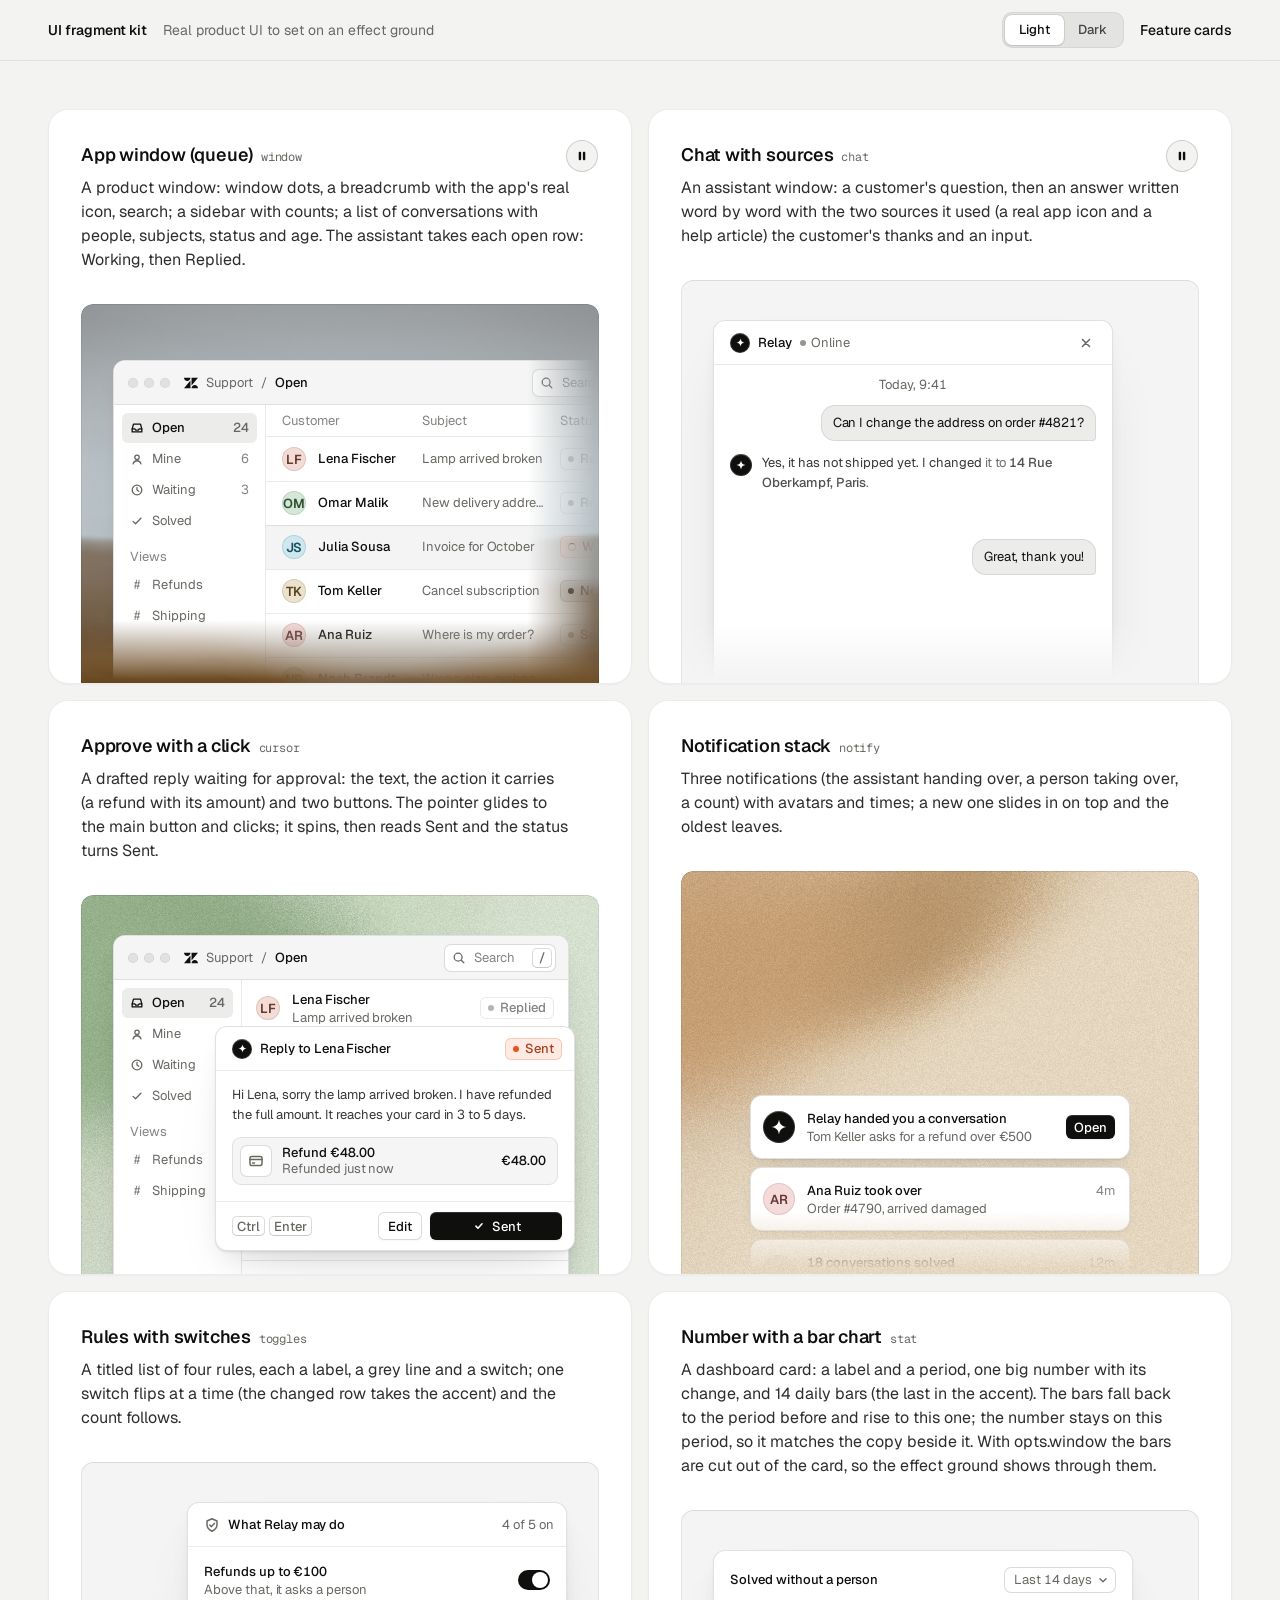
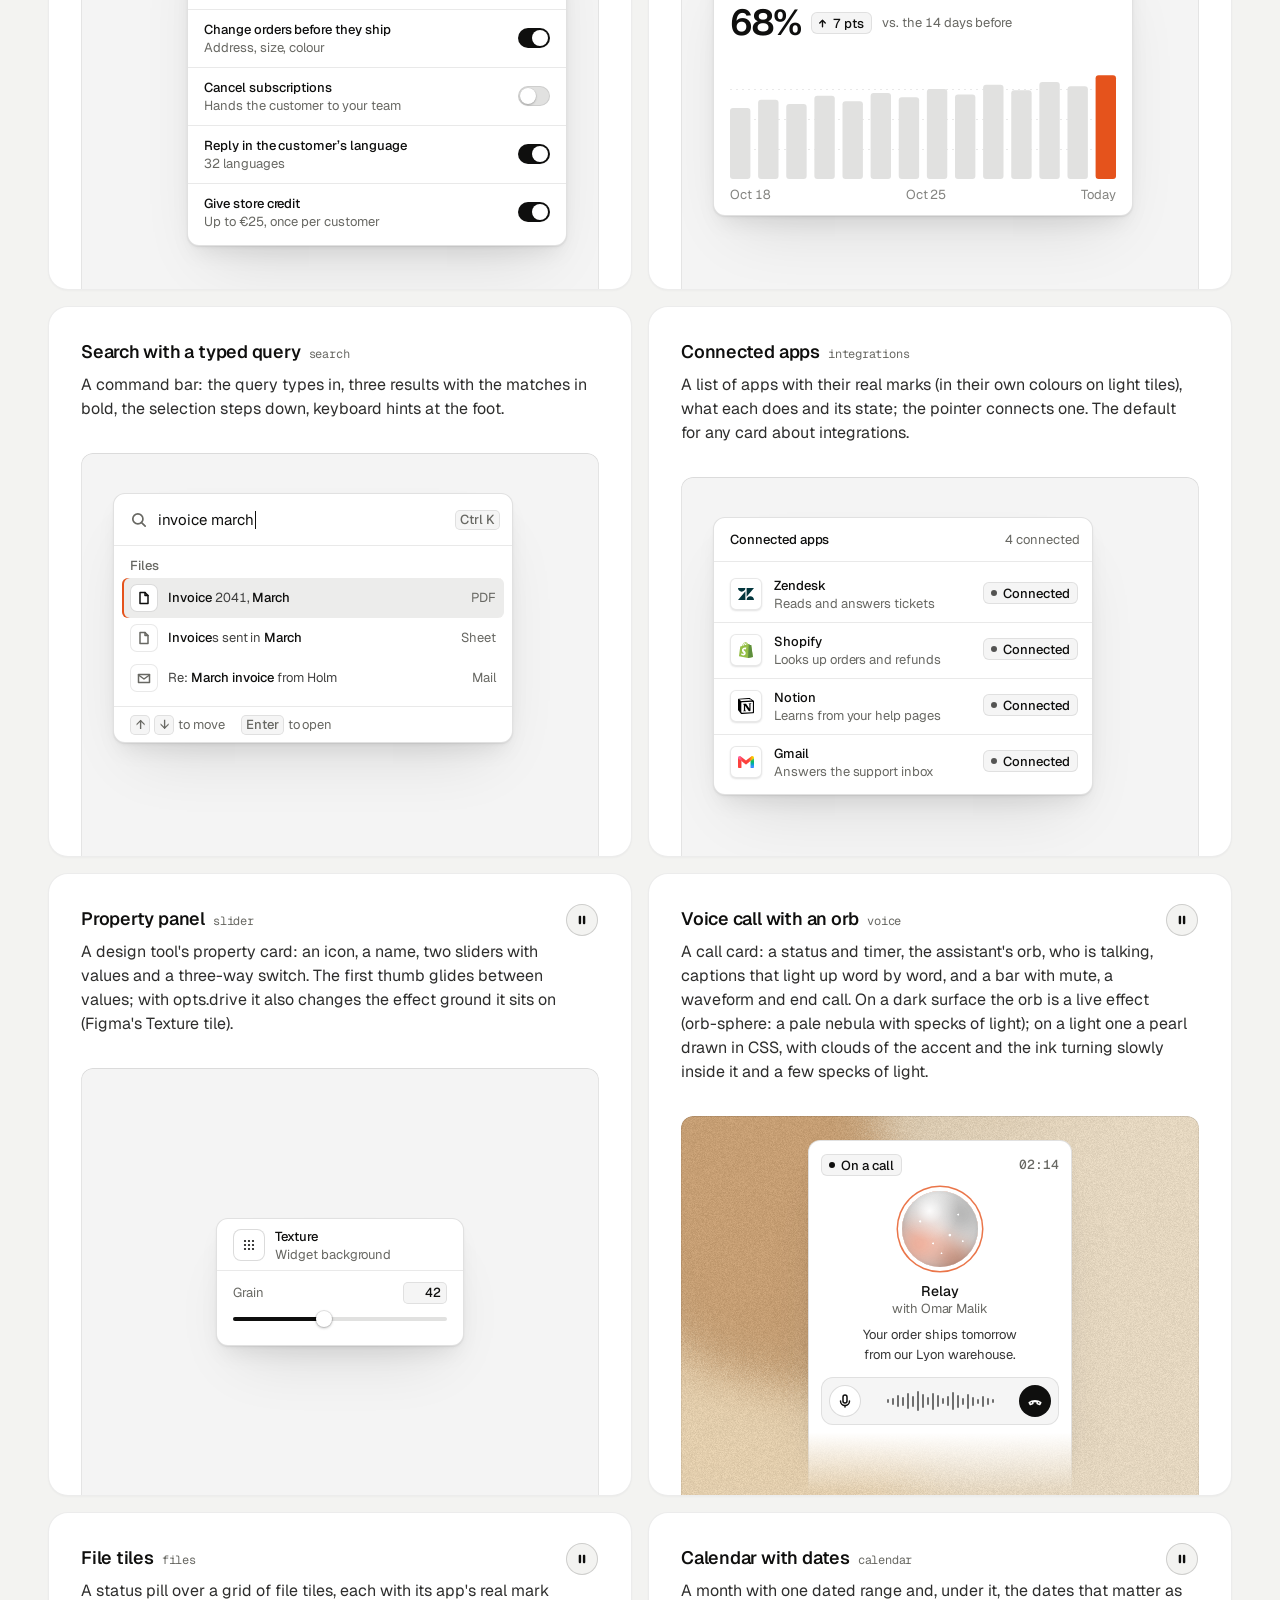
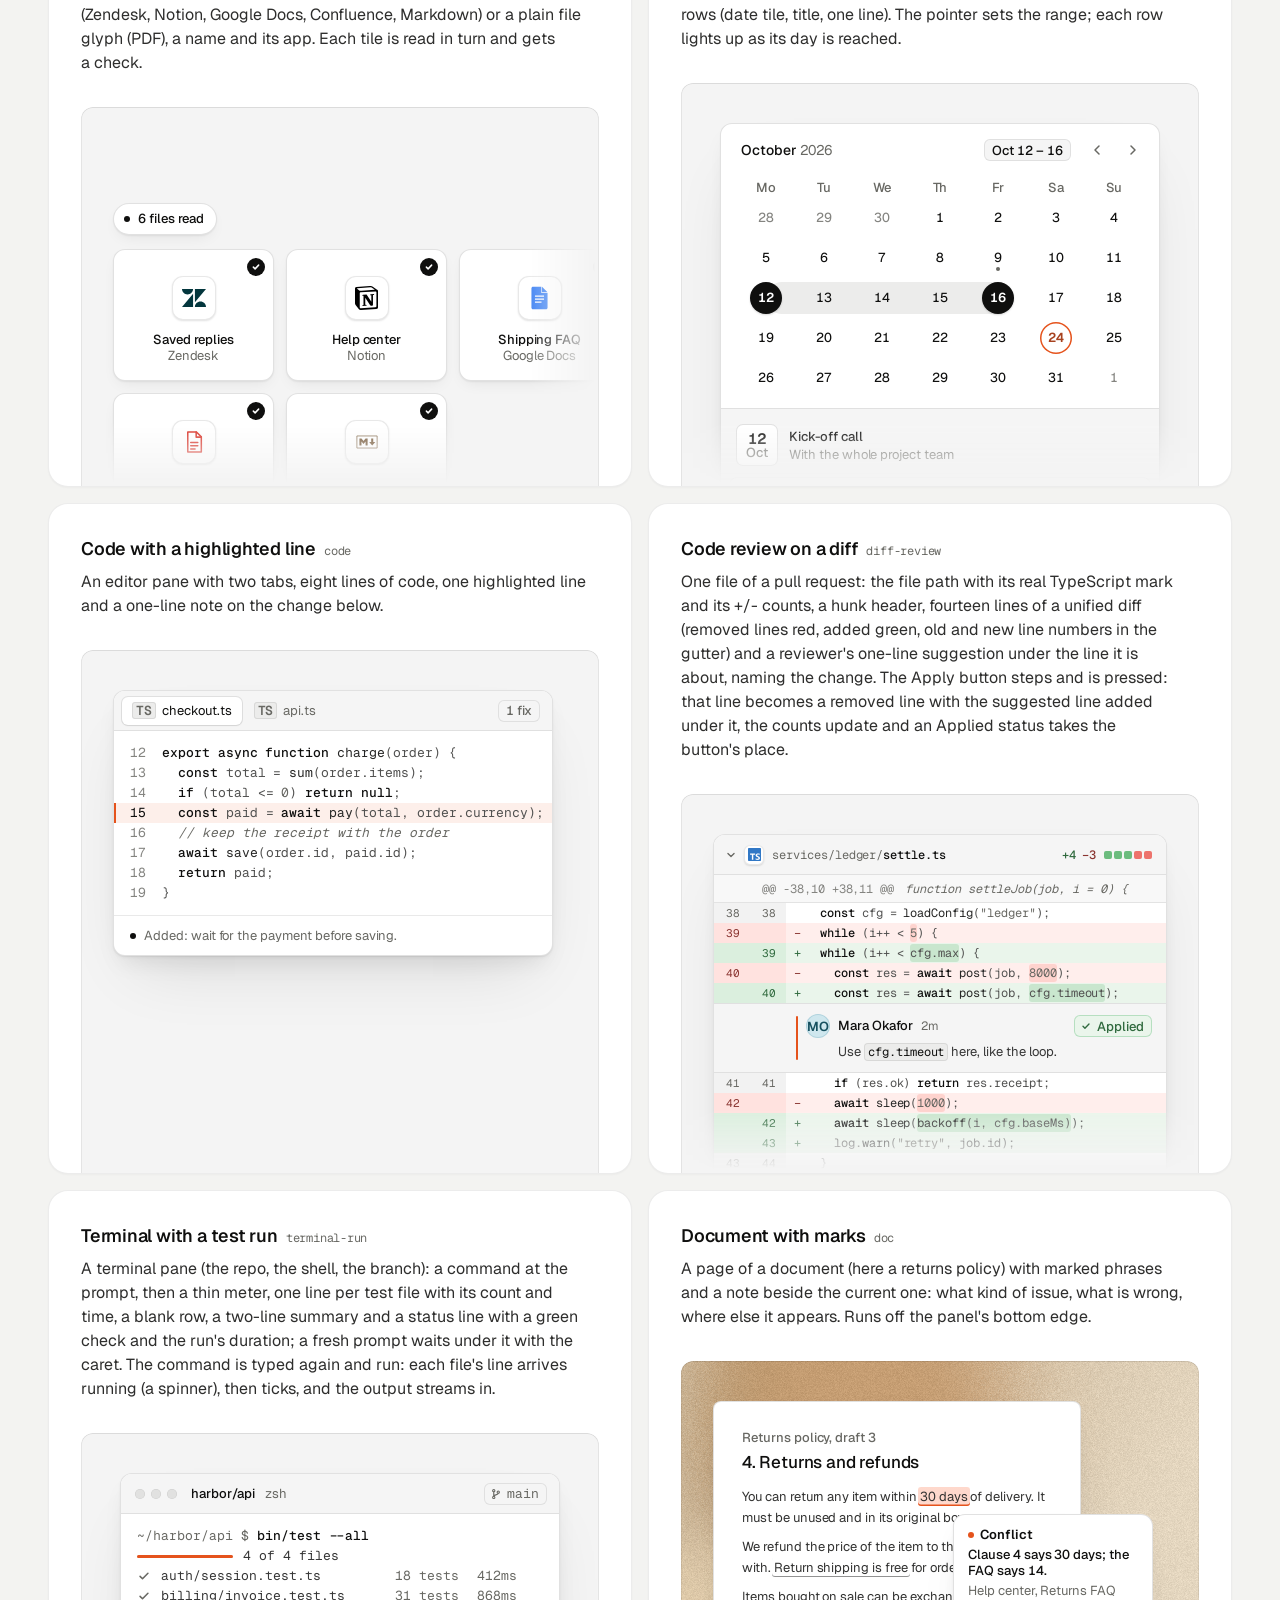
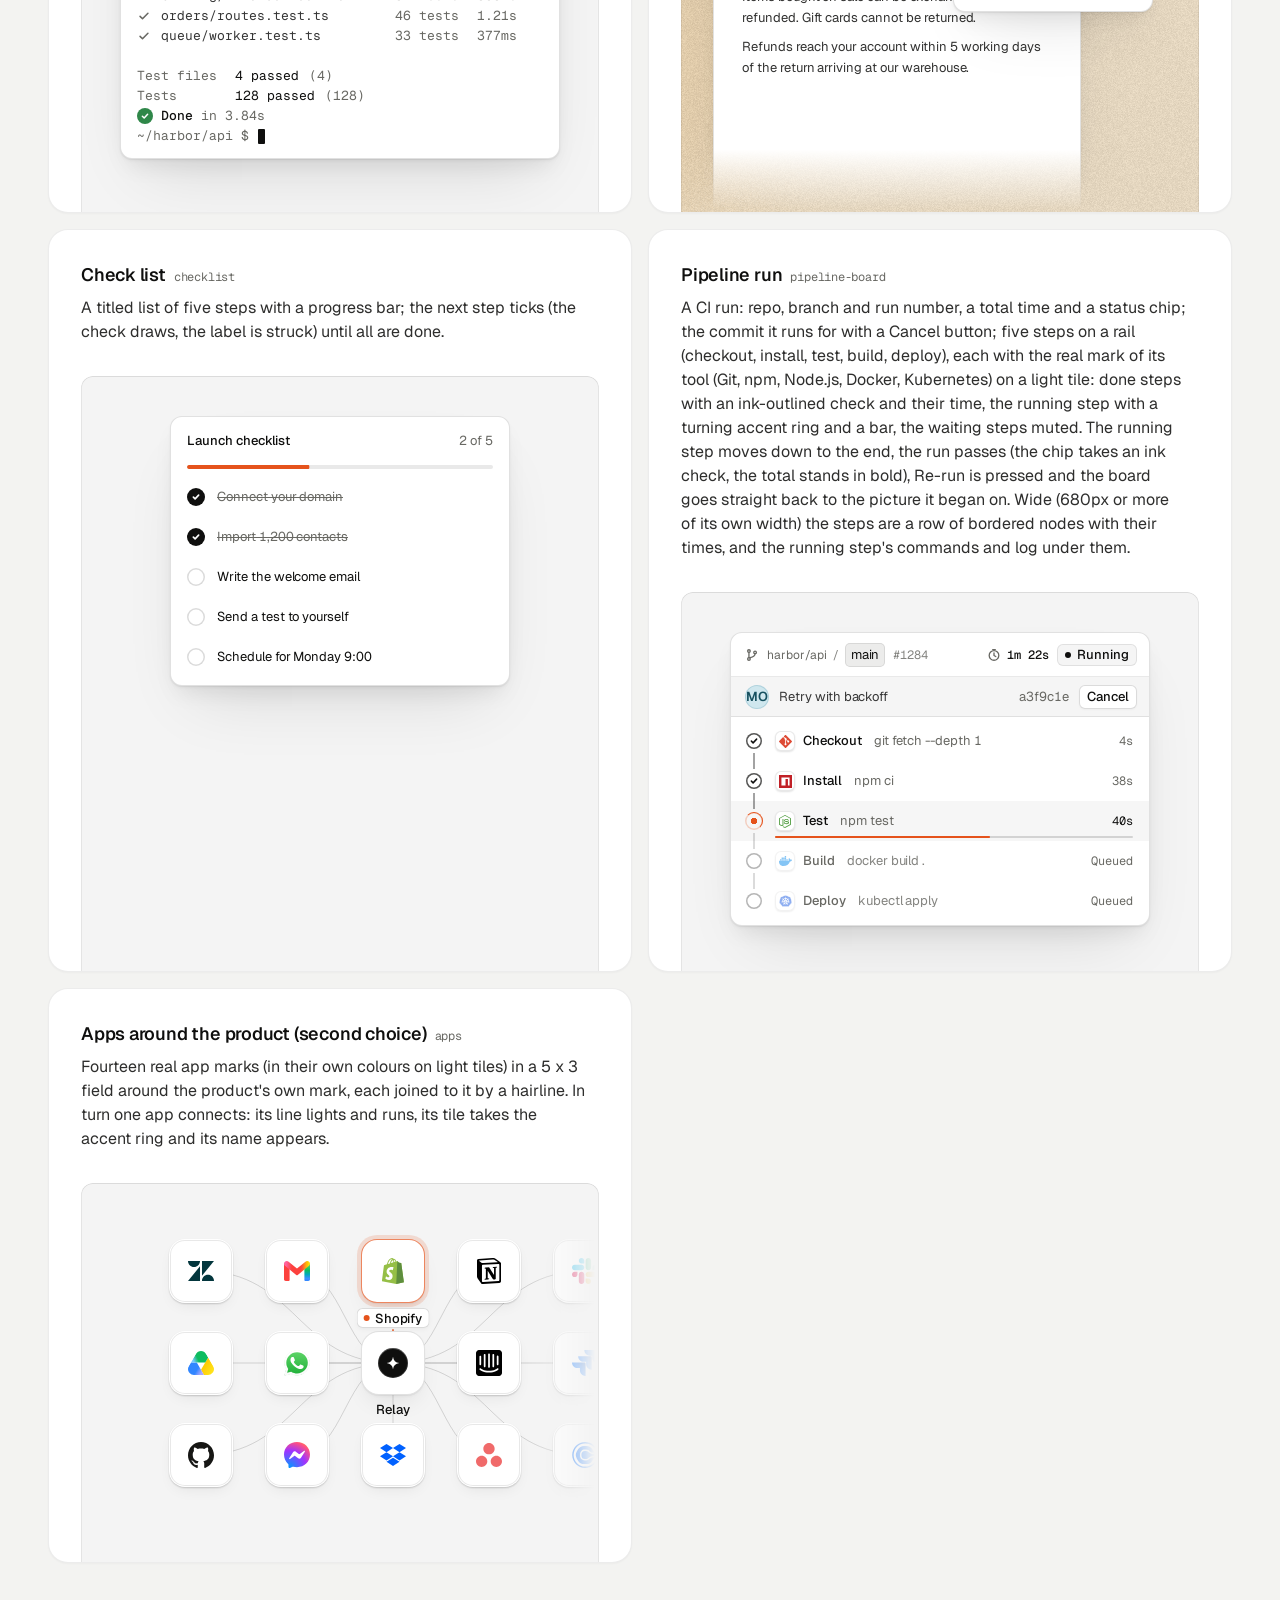
<file: assets/ui/index.html>
<!doctype html>
<html lang="en" data-theme="light">
<head>
<script>window.__tpGlMax = 16;   /* a gallery shows many live effects at once; a page of a site keeps the default 4 (fx.js) */</script>
<meta charset="utf-8">
<meta name="viewport" content="width=device-width, initial-scale=1">
<title>UI fragment kit</title>
<meta name="description" content="Nineteen pieces of real product UI from the taste-skill kit, each on an effect ground in a feature card.">
<link rel="preconnect" href="https://fonts.googleapis.com">
<link rel="preconnect" href="https://fonts.gstatic.com" crossorigin>
<link href="https://fonts.googleapis.com/css2?family=Geist:wght@300..700&family=Geist+Mono:wght@400;500&display=swap" rel="stylesheet">
<link rel="stylesheet" href="base.css">
<link rel="stylesheet" href="cards.css">
<style>
  :root { --font-text: "Geist", system-ui, sans-serif; --font-display: "Geist", system-ui, sans-serif; --font-mono: "Geist Mono", ui-monospace, monospace; }
  [data-theme="light"] { --bg: #f3f3f1; --card: #ffffff; --ink: #0f0f0e; --muted: #686863; --accent: #e5531c; --accent-ink: #ffffff; --g-bg: #e9e8e4; --g-surface: #f6f5f2; --frag: #ffffff; --warm: #c9a679; }
  [data-theme="dark"] { --bg: #070708; --card: #151517; --ink: #f2f2ef; --muted: #8f9094; --accent: #ff7a3c; --accent-ink: #120c08; --g-bg: #0e0e10; --g-surface: #1b1c1f; --frag: #1c1d20; --warm: #9c9689; }
  * { box-sizing: border-box; }
  html, body { margin: 0; }
  body { font-family: var(--font-text); background: var(--bg); color: var(--ink); -webkit-font-smoothing: antialiased; }
  .panel { --fx-bg: var(--g-bg); --fx-surface: var(--g-surface); --fx-ink: var(--ink); --fx-muted: var(--muted); --fx-accent: var(--hue, var(--warm)); --fx-accent-ink: var(--accent-ink); --calm: var(--g-bg); --p-h: 380px; }
  .top { position: sticky; top: 0; z-index: 20; background: color-mix(in oklab, var(--bg) 86%, transparent); backdrop-filter: blur(14px); -webkit-backdrop-filter: blur(14px); border-bottom: 1px solid color-mix(in oklab, var(--ink) 8%, transparent); }
  .top__in { max-width: 1232px; margin: 0 auto; padding: 0 24px; height: 60px; display: flex; align-items: center; gap: 16px; font-size: 14px; line-height: 20px; }
  .top__in strong { font-weight: 560; }
  .top__in > span { color: var(--muted); }
  .sp { flex: 1; }
  .seg { display: inline-flex; padding: 3px; border-radius: 10px; background: color-mix(in oklab, var(--ink) 6%, var(--bg)); box-shadow: inset 0 0 0 1px color-mix(in oklab, var(--ink) 6%, transparent); }
  .seg button { font: inherit; font-size: 13px; font-weight: 500; border: 0; background: none; color: color-mix(in oklab, var(--ink) 72%, var(--bg)); height: 30px; padding: 0 14px; border-radius: 7px; cursor: pointer; }
  .seg button[aria-pressed="true"] { background: var(--card); color: var(--ink); box-shadow: 0 0 0 1px color-mix(in oklab, var(--ink) 8%, transparent), 0 1px 2px rgb(0 0 0 / .1); }
  .top__in a { color: var(--ink); text-decoration: none; font-weight: 500; }
  main { max-width: 1232px; margin: 0 auto; padding: 48px 24px 96px; }
  .grid { display: grid; grid-template-columns: repeat(2, minmax(0, 1fr)); gap: 16px; }
  .card > h3 code { font: 400 12px/16px var(--font-mono); color: var(--muted); margin-left: 8px; }
  @media (max-width: 860px) { .grid { grid-template-columns: minmax(0, 1fr); } }
  @media (max-width: 600px) { main { padding: 24px 16px 64px; } .top__in { padding: 0 16px; } .top__in > span { display: none; } .panel { --p-h: 340px; } }
</style>
</head>
<body>
<header class="top">
  <div class="top__in">
    <strong>UI fragment kit</strong><span>Real product UI to set on an effect ground</span>
    <span class="sp"></span>
    <div class="seg" role="group" aria-label="Theme"><button type="button" data-mode="light" aria-pressed="true">Light</button><button type="button" data-mode="dark" aria-pressed="false">Dark</button></div>
    <a href="cards.html">Feature cards</a>
  </div>
</header>
<main><div class="grid" id="grid"></div></main>

<script type="module">
  import fx from '../effects/fx.js';
  import ui from './ui.js';
  const index = await fetch('index.json').then(r => r.json());
  // where each one sits, as its meta.json says: anchored at a corner or rising from the bottom and cut by
  // the panel's edge, or whole with 24px or more of ground round it; a fade only where an edge cuts it.
  // Only the compact slider sits in the calm middle (Figma's Texture tile); the cursor dialog is shown
  // where it belongs, over the lower-right edge of a window. [class, fade, style, opts]
  const PLACE = {
    window: ['at-corner', 'stage--fade-br', '--ay:56px'],
    chat: ['at-rise to-edge', 'stage--fade-b'],
    cursor: ['at-over', '', '--bx:24px;--by:24px'],
    notify: ['at-rise fit', 'stage--fade-b', '--ay:calc(100% - 180px);--ay-sm:calc(100% - 180px);--fit-max:380px'],
    toggles: ['at-right', ''],
    stat: ['at-corner', ''],
    search: ['at-corner', ''],
    integrations: ['at-corner', ''],
    slider: ['at-center', '', '', '{"compact":true,"drive":{"param":"grain","min":0.15,"max":0.95}}'],
    voice: ['at-rise to-edge fit', 'stage--fade-b', '--ax:max(24px, 50% - 132px);--ay:24px;--fit-max:264px'],
    files: ['at-corner wide', 'stage--fade-br', '--w:680px;--ay:96px'],
    calendar: ['at-rise fit', 'stage--fade-b', '--fit-max:440px'],
    code: ['at-corner', ''],
    'diff-review': ['at-corner fit', 'stage--fade-b', '--fit-max:480px'],
    'terminal-run': ['at-rise fit', '', '--fit-max:440px'],
    'pipeline-board': ['at-rise fit', '', '--fit-max:420px'],
    doc: ['at-corner to-edge', 'stage--fade-b'],
    checklist: ['at-rise fit', '', '--fit-max:340px'],
    apps: ['at-corner wide', 'stage--fade-br', '--w:560px;--ay:48px'],
  };
  // grounds behind UI are soft lit fields (never a line or dot pattern), on both themes: the bright
  // picture behind dark UI on the dark page, a clear step darker than white UI on the light page
  // the painting stays abstract (a mist over warm sand, level, fully soft) and shows once on the page
  const PAINT = ['painterly-landscape', { blur: 1, brush: 0.35, slope: 0, hillY: 0.3, horizon: 0.62, calm: 0.2, calmX: 0.6, calmY: 0.8, drift: 0, side: 1 }, '{"bg":"#a3b0b6","accent":"#c49a6c"}'];
  const GRAIN = ['grain-gradient', { speed: 0, grainMotion: 0, calm: 0.2, calmX: 0.5, calmY: 0.6, tint: 0.6, contrast: 0.6 }, '{"bg":"#d9ccb7","surface":"#e9e0d2","ink":"#2a2622","muted":"#6f675c","accent":"#a8794a"}'];
  const SKY = [GRAIN[0], GRAIN[1], '{"bg":"#c6d3df","surface":"#d6e0e9","ink":"#25303a","muted":"#5d6873","accent":"#3f6a92"}'];
  const SAGE = [GRAIN[0], GRAIN[1], '{"bg":"#cdd6c6","surface":"#dce3d6","ink":"#262d24","muted":"#5f6a5a","accent":"#6c8e63"}'];
  const GROUND = (m, i) => (m.name === 'slider' ? GRAIN : i === 0 ? PAINT : [GRAIN, SKY, SAGE][i % 3]);
  const q = new URLSearchParams(location.search);
  const grid = document.getElementById('grid');
  grid.innerHTML = index.fragments.map((m, i) => {
    const [at, fade, extra = '', opts = ''] = PLACE[m.name] || ['at-corner', 'stage--fade-br'];
    const [id, params, pal] = GROUND(m, i);
    const w = at === 'at-center' ? '' : ` style="--ax:32px;--ay:40px;${extra}"`;
    const o = opts ? ` data-ui-opts='${opts}'` : '';
    // the cursor is a dialog over a window's edge: the window under it holds still
    const under = m.name === 'cursor' ? `<div class="at-corner" style="--ax:32px;--ay:40px" data-ui-load="window" data-ui-opts='{"compact":true}' data-ui-still></div>` : '';
    return `<article class="card card--row"><h3>${m.title}<code>${m.name}</code></h3><p>${m.shows}</p>
      <div class="panel" data-fx="${id}" data-fx-seed="${(i + 1) * 17}" data-fx-params='${JSON.stringify(params)}' data-fx-palette='${pal}' style="--calm-k:0%">
        <div class="stage ${fade}">${under}<div class="${at}"${w}${o} data-ui-load="${m.name}"></div></div></div></article>`;
  }).join('');
  function setMode(mode) {
    document.documentElement.dataset.theme = mode;
    document.querySelectorAll('.seg button').forEach(b => b.setAttribute('aria-pressed', String(b.dataset.mode === mode)));
  }
  setMode(q.get('mode') === 'dark' ? 'dark' : 'light');
  if (q.has('t')) fx.setClock(+q.get('t'));
  // each ground is drawn once near the screen and kept as a picture (its WebGL context freed), so nineteen
  // panels need one or two contexts, not nineteen
  await Promise.all([ui.loadAll(grid), ui.grounds(grid, fx)]);
  document.documentElement.dataset.ready = '1';
  document.querySelectorAll('.seg button').forEach(b => b.addEventListener('click', async () => {
    setMode(b.dataset.mode);
    for (const el of grid.querySelectorAll('[data-ui]')) el.__ui?.repaint?.();
    await ui.grounds(grid, fx);
  }));
</script>
</body>
</html>
</file>
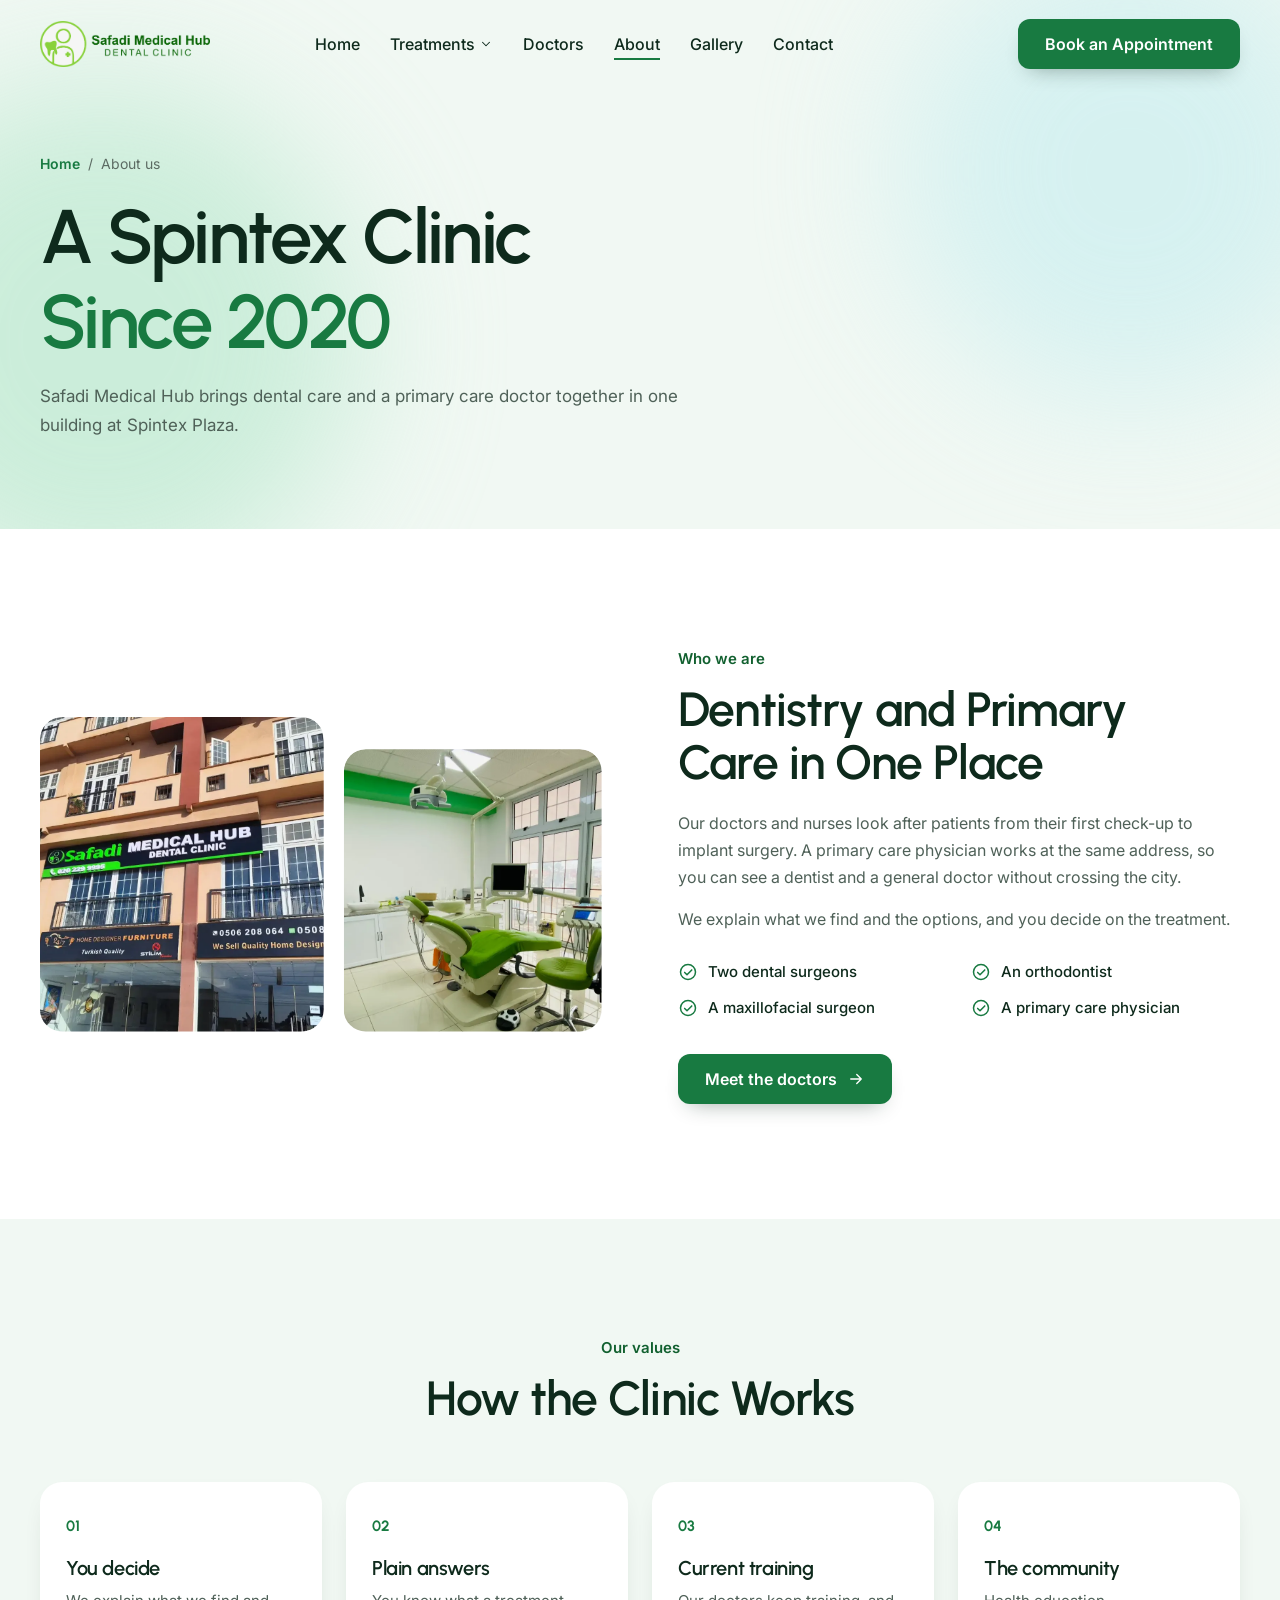
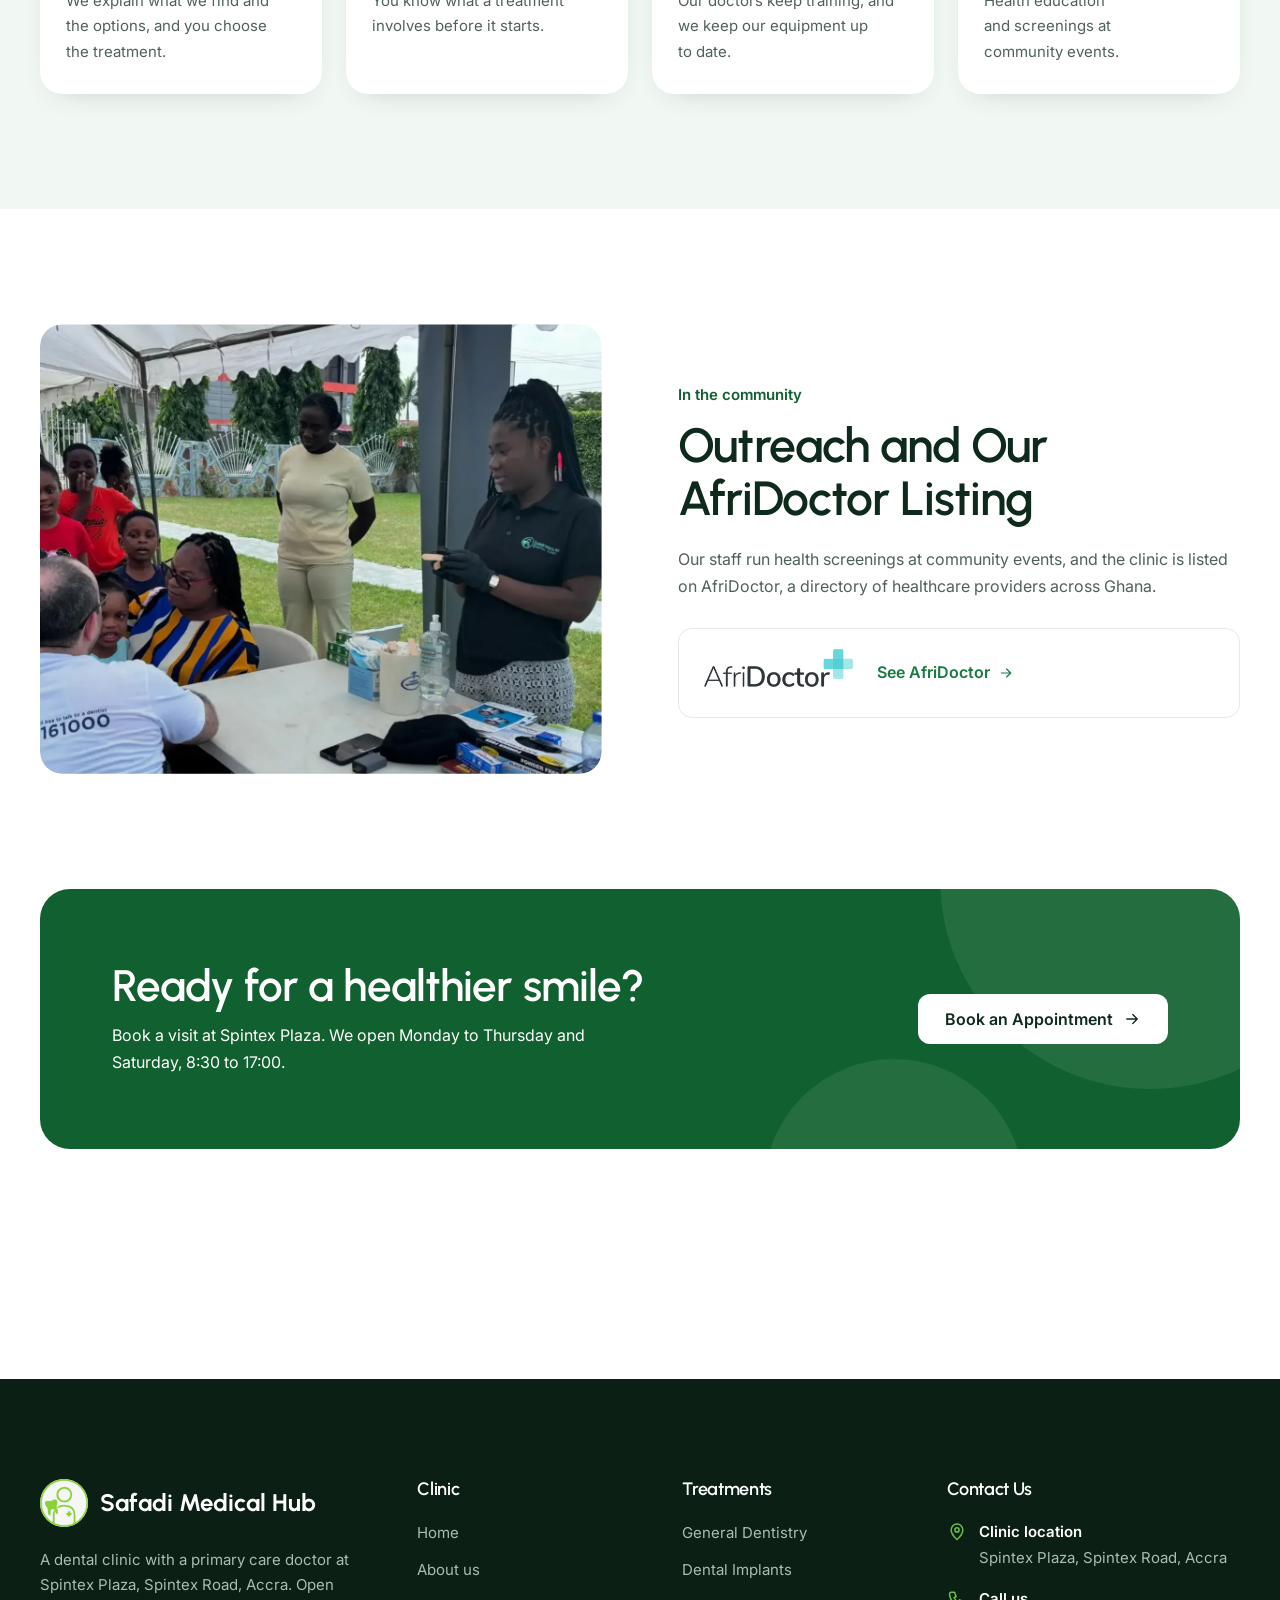
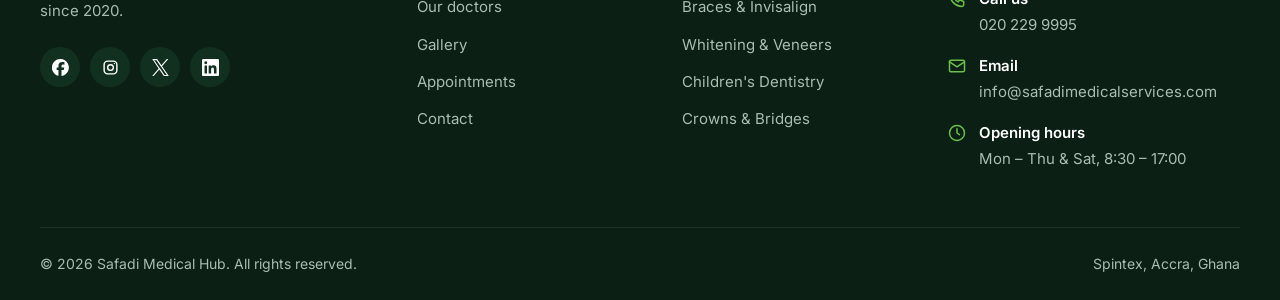
<file: about-us.html>
<!doctype html>
<html lang="en">
<head>
<meta charset="utf-8">
<meta name="viewport" content="width=device-width, initial-scale=1, viewport-fit=cover">
<title>About Us | Safadi Dental Clinic, Spintex, Accra since 2020</title>
<meta name="description" content="Safadi Medical Hub opened on Spintex Road, Accra in 2020, with dentists and a primary care doctor in one building.">
<meta property="og:type" content="website">
<meta property="og:title" content="About Us | Safadi Dental Clinic, Spintex, Accra since 2020">
<meta property="og:description" content="Safadi Medical Hub opened on Spintex Road, Accra in 2020, with dentists and a primary care doctor in one building.">
<meta property="og:image" content="img/room-green.webp">
<meta name="twitter:card" content="summary_large_image">
<link rel="icon" href="favicon.png" type="image/png">
<meta name="theme-color" content="#ffffff">
<!-- <link rel="canonical" href="https://safadimedicalservices.com/about-us.html"> : switch on when this build replaces the live site -->
<link rel="preconnect" href="https://fonts.googleapis.com">
<link rel="preconnect" href="https://fonts.gstatic.com" crossorigin>
<link href="https://fonts.googleapis.com/css2?family=Inter:wght@400;500;600&family=Urbanist:wght@500;600;700&display=swap" rel="stylesheet">
<link rel="stylesheet" href="css/theme.css">
<script>document.documentElement.classList.add('js');setTimeout(function(){var r=document.documentElement;if(!r.classList.contains('site-ready'))r.classList.add('rv-safe','is-loaded')},3000)</script>
</head>
<body>
<a class="skip-link" href="#main">Skip to content</a>
<header class="header">
  <div class="container header__in">
    <a class="logo" href="index.html" aria-label="Safadi Medical Hub Dental Clinic, home"><img src="img/logo.png" alt="Safadi Medical Hub Dental Clinic" width="440" height="119"></a>
    <nav class="nav" aria-label="Main">
      <ul class="nav__list">
        <li class="nav__item"><a class="nav__link" href="index.html">Home</a></li>
        <li class="nav__item"><a class="nav__link" href="our-services.html">Treatments <svg viewBox="0 0 24 24" fill="none" stroke="currentColor" stroke-width="1.8" stroke-linecap="round" stroke-linejoin="round" aria-hidden="true"><path d="m6 9 6 6 6-6"/></svg></a>
          <div class="nav__drop"><a href="our-services.html#general">General Dentistry</a><a href="our-services.html#implants">Dental Implants</a><a href="our-services.html#orthodontics">Braces & Invisalign</a><a href="our-services.html#cosmetic">Whitening & Veneers</a><a href="our-services.html#children">Children's Dentistry</a><a href="our-services.html#restorative">Crowns & Bridges</a><a href="our-services.html#emergency">Emergency Care</a><a href="our-services.html#primary">Primary Care Doctor</a></div>
        </li>
        <li class="nav__item"><a class="nav__link" href="our-team.html">Doctors</a></li>
        <li class="nav__item"><a class="nav__link" href="about-us.html" aria-current="page">About</a></li>
        <li class="nav__item"><a class="nav__link" href="gallery.html">Gallery</a></li>
        <li class="nav__item"><a class="nav__link" href="contact-us.html">Contact</a></li>
      </ul>
      <div class="nav__mobile-cta"><a class="btn btn--primary" href="appointment.html">Book an Appointment</a></div>
    </nav>
    <div class="header__cta">
      <a class="btn btn--primary" href="appointment.html">Book an Appointment</a>
      <button class="menu-btn" type="button" aria-label="Menu" aria-expanded="false"><span></span></button>
    </div>
  </div>
</header>

<main id="main">
  <section class="page-head">
    <span class="glow glow--a" aria-hidden="true"></span><span class="glow glow--b" aria-hidden="true"></span>
    <div class="container">
      <p class="crumbs"><a href="index.html">Home</a><span aria-hidden="true">/</span><span>About us</span></p>
      <h1 data-reveal>A Spintex Clinic <span class="accent">Since 2020</span></h1>
      <p class="lead" data-reveal style="--d:1">Safadi Medical Hub brings dental care and a primary care doctor together in one building at Spintex Plaza.</p>
    </div>
  </section>

  <section class="section">
    <div class="container about">
      <div class="about__photos">
        <figure class="rv-photo" style="margin:0"><img src="img/building.webp" alt="The Spintex Plaza building with the green Safadi Medical Hub sign" loading="lazy"></figure>
        <figure class="rv-photo" style="margin:0"><img src="img/room-green.webp" alt="A bright treatment room with a green dental chair" loading="lazy"></figure>
      </div>
      <div>
        <p class="eyebrow" data-reveal>Who we are</p>
        <h2 class="h2" data-reveal style="--d:1">Dentistry and Primary Care in One Place</h2>
        <p data-reveal style="--d:2;margin-top:20px">Our doctors and nurses look after patients from their first check-up to implant surgery. A primary care physician works at the same address, so you can see a dentist and a general doctor without crossing the city.</p>
        <p data-reveal style="--d:3">We explain what we find and the options, and you decide on the treatment.</p>
        <ul class="checks" data-stagger>
          <li><svg viewBox="0 0 24 24" fill="none" stroke="currentColor" stroke-width="1.8" stroke-linecap="round" stroke-linejoin="round" aria-hidden="true"><circle cx="12" cy="12" r="9"/><path d="m8 12.5 2.8 2.8L16.5 9.5"/></svg>Two dental surgeons</li>
          <li><svg viewBox="0 0 24 24" fill="none" stroke="currentColor" stroke-width="1.8" stroke-linecap="round" stroke-linejoin="round" aria-hidden="true"><circle cx="12" cy="12" r="9"/><path d="m8 12.5 2.8 2.8L16.5 9.5"/></svg>An orthodontist</li>
          <li><svg viewBox="0 0 24 24" fill="none" stroke="currentColor" stroke-width="1.8" stroke-linecap="round" stroke-linejoin="round" aria-hidden="true"><circle cx="12" cy="12" r="9"/><path d="m8 12.5 2.8 2.8L16.5 9.5"/></svg>A maxillofacial surgeon</li>
          <li><svg viewBox="0 0 24 24" fill="none" stroke="currentColor" stroke-width="1.8" stroke-linecap="round" stroke-linejoin="round" aria-hidden="true"><circle cx="12" cy="12" r="9"/><path d="m8 12.5 2.8 2.8L16.5 9.5"/></svg>A primary care physician</li>
        </ul>
        <a class="btn btn--primary" href="our-team.html" data-reveal>Meet the doctors <svg viewBox="0 0 24 24" fill="none" stroke="currentColor" stroke-width="1.8" stroke-linecap="round" stroke-linejoin="round" aria-hidden="true"><path d="M5 12h14M13 6l6 6-6 6"/></svg></a>
      </div>
    </div>
  </section>

  <section class="section section--tint">
    <div class="container">
      <div class="section-head center">
        <p class="eyebrow" data-reveal>Our values</p>
        <h2 class="h2" data-reveal style="--d:1">How the Clinic Works</h2>
      </div>
      <div class="values" data-stagger>
        <div class="value"><span class="value__num">01</span><h3>You decide</h3><p>We explain what we find and the options, and you choose the treatment.</p></div>
        <div class="value"><span class="value__num">02</span><h3>Plain answers</h3><p>You know what a treatment involves before it starts.</p></div>
        <div class="value"><span class="value__num">03</span><h3>Current training</h3><p>Our doctors keep training, and we keep our equipment up to date.</p></div>
        <div class="value"><span class="value__num">04</span><h3>The community</h3><p>Health education and screenings at community events.</p></div>
      </div>
    </div>
  </section>

  <section class="section">
    <div class="container feature">
      <div class="feature__media rv-photo"><img src="img/outreach.webp" alt="Safadi staff checking visitors at a community health screening under a white tent" loading="lazy" style="object-position:50% 35%"></div>
      <div>
        <p class="eyebrow" data-reveal>In the community</p>
        <h2 class="h2" data-reveal style="--d:1">Outreach and Our AfriDoctor Listing</h2>
        <p data-reveal style="--d:2;margin-top:20px">Our staff run health screenings at community events, and the clinic is listed on AfriDoctor, a directory of healthcare providers across Ghana.</p>
        <div class="partner" data-reveal style="--d:3"><img src="img/afridoctor.png" alt="AfriDoctor" width="150" height="47" loading="lazy"><a class="link" href="https://afridoctor.com/" target="_blank" rel="noopener">See AfriDoctor <svg viewBox="0 0 24 24" fill="none" stroke="currentColor" stroke-width="1.8" stroke-linecap="round" stroke-linejoin="round" aria-hidden="true"><path d="M5 12h14M13 6l6 6-6 6"/></svg></a></div>
      </div>
    </div>
  </section>

  <section class="section section--flush-top" aria-label="Book an appointment">
    <div class="container">
      <div class="cta" data-reveal="zoom">
        <div><h2>Ready for a healthier smile?</h2><p>Book a visit at Spintex Plaza. We open Monday to Thursday and Saturday, 8:30 to 17:00.</p></div>
        <a class="btn btn--light" href="appointment.html">Book an Appointment <svg viewBox="0 0 24 24" fill="none" stroke="currentColor" stroke-width="1.8" stroke-linecap="round" stroke-linejoin="round" aria-hidden="true"><path d="M5 12h14M13 6l6 6-6 6"/></svg></a>
      </div>
    </div>
  </section>

</main>

<footer class="footer">
  <div class="container">
    <div class="footer__grid">
      <div>
        <a class="footer__brand" href="index.html"><img src="favicon.png" alt="" width="48" height="48">Safadi Medical Hub</a>
        <p class="footer__about">A dental clinic with a primary care doctor at Spintex Plaza, Spintex Road, Accra. Open since 2020.</p>
        <div class="socials">
          <a href="https://www.facebook.com/SMHDentalClinic/" aria-label="Facebook"><svg viewBox="0 0 24 24" aria-hidden="true"><path fill="currentColor" d="M9.1 23.7v-8H6.6V12h2.5v-1.6c0-4.1 1.8-6 5.9-6 .8 0 2.1.2 2.6.3v3.3l-1.4-.1c-2 0-2.8.8-2.8 2.7V12h3.9l-.7 3.7h-3.2v8.2A12 12 0 1 0 9.1 23.7z"/></svg></a>
          <a href="https://www.instagram.com/safadimedicalhub/" aria-label="Instagram"><svg viewBox="0 0 24 24" fill="none" stroke="currentColor" stroke-width="2" aria-hidden="true"><rect x="3" y="3" width="18" height="18" rx="5"/><circle cx="12" cy="12" r="4"/><circle cx="17.5" cy="6.5" r="1" fill="currentColor" stroke="none"/></svg></a>
          <a href="https://x.com/hubsafadi" aria-label="X"><svg viewBox="0 0 24 24" aria-hidden="true"><path fill="currentColor" d="M14.2 10.2 23 0h-2.1l-7.6 8.8L7.3 0H.3l9.1 13.3L.3 24h2l8-9.3 6.4 9.3h7zM11.4 13.5l-.9-1.3L3.1 1.6h3.2l5.9 8.5.9 1.3 7.8 11.1h-3.2z"/></svg></a>
          <a href="https://gh.linkedin.com/company/safadi-mh-dental-clinic" aria-label="LinkedIn"><svg viewBox="0 0 24 24" aria-hidden="true"><path fill="currentColor" d="M20.4 20.5h-3.5v-5.6c0-1.3 0-3-1.9-3s-2.1 1.4-2.1 2.9v5.7H9.4V9h3.4v1.6c.5-.9 1.6-1.9 3.4-1.9 3.6 0 4.3 2.4 4.3 5.5v6.3zM5.3 7.4a2 2 0 1 1 0-4.1 2 2 0 0 1 0 4.1zM7.1 20.5H3.6V9h3.5zM22.2 0H1.8C.8 0 0 .8 0 1.7v20.5c0 1 .8 1.8 1.8 1.8h20.4c1 0 1.8-.8 1.8-1.8V1.7C24 .8 23.2 0 22.2 0z"/></svg></a>
        </div>
      </div>
      <div><h3>Clinic</h3><ul class="footer__links"><li><a href="index.html">Home</a></li><li><a href="about-us.html">About us</a></li><li><a href="our-team.html">Our doctors</a></li><li><a href="gallery.html">Gallery</a></li><li><a href="appointment.html">Appointments</a></li><li><a href="contact-us.html">Contact</a></li></ul></div>
      <div><h3>Treatments</h3><ul class="footer__links"><li><a href="our-services.html#general">General Dentistry</a></li><li><a href="our-services.html#implants">Dental Implants</a></li><li><a href="our-services.html#orthodontics">Braces & Invisalign</a></li><li><a href="our-services.html#cosmetic">Whitening & Veneers</a></li><li><a href="our-services.html#children">Children's Dentistry</a></li><li><a href="our-services.html#restorative">Crowns & Bridges</a></li></ul></div>
      <div><h3>Contact Us</h3>
        <ul class="footer__contact">
          <li><svg viewBox="0 0 24 24" fill="none" stroke="currentColor" stroke-width="1.8" stroke-linecap="round" stroke-linejoin="round" aria-hidden="true"><path d="M12 21s-7-6.2-7-11.5a7 7 0 0 1 14 0C19 14.8 12 21 12 21z"/><circle cx="12" cy="9.5" r="2.5"/></svg><span><strong>Clinic location</strong>Spintex Plaza, Spintex Road, Accra</span></li>
          <li><svg viewBox="0 0 24 24" fill="none" stroke="currentColor" stroke-width="1.8" stroke-linecap="round" stroke-linejoin="round" aria-hidden="true"><path d="M5 4h4l2 5-2.5 1.5a11 11 0 0 0 5 5L15 13l5 2v4a2 2 0 0 1-2 2A16 16 0 0 1 3 6a2 2 0 0 1 2-2"/></svg><span><strong>Call us</strong><a href="tel:+233202299995">020 229 9995</a></span></li>
          <li><svg viewBox="0 0 24 24" fill="none" stroke="currentColor" stroke-width="1.8" stroke-linecap="round" stroke-linejoin="round" aria-hidden="true"><rect x="3" y="5" width="18" height="14" rx="2"/><path d="m3 7 9 6 9-6"/></svg><span><strong>Email</strong><a href="mailto:info@safadimedicalservices.com">info@safadimedicalservices.com</a></span></li>
          <li><svg viewBox="0 0 24 24" fill="none" stroke="currentColor" stroke-width="1.8" stroke-linecap="round" stroke-linejoin="round" aria-hidden="true"><circle cx="12" cy="12" r="9"/><path d="M12 7v5l3 2"/></svg><span><strong>Opening hours</strong>Mon – Thu &amp; Sat, 8:30 – 17:00</span></li>
        </ul>
      </div>
    </div>
    <div class="footer__bar"><span>&copy; 2026 Safadi Medical Hub. All rights reserved.</span><span>Spintex, Accra, Ghana</span></div>
  </div>
</footer>
<script type="module" src="js/site.js"></script>
</body>
</html>
</file>
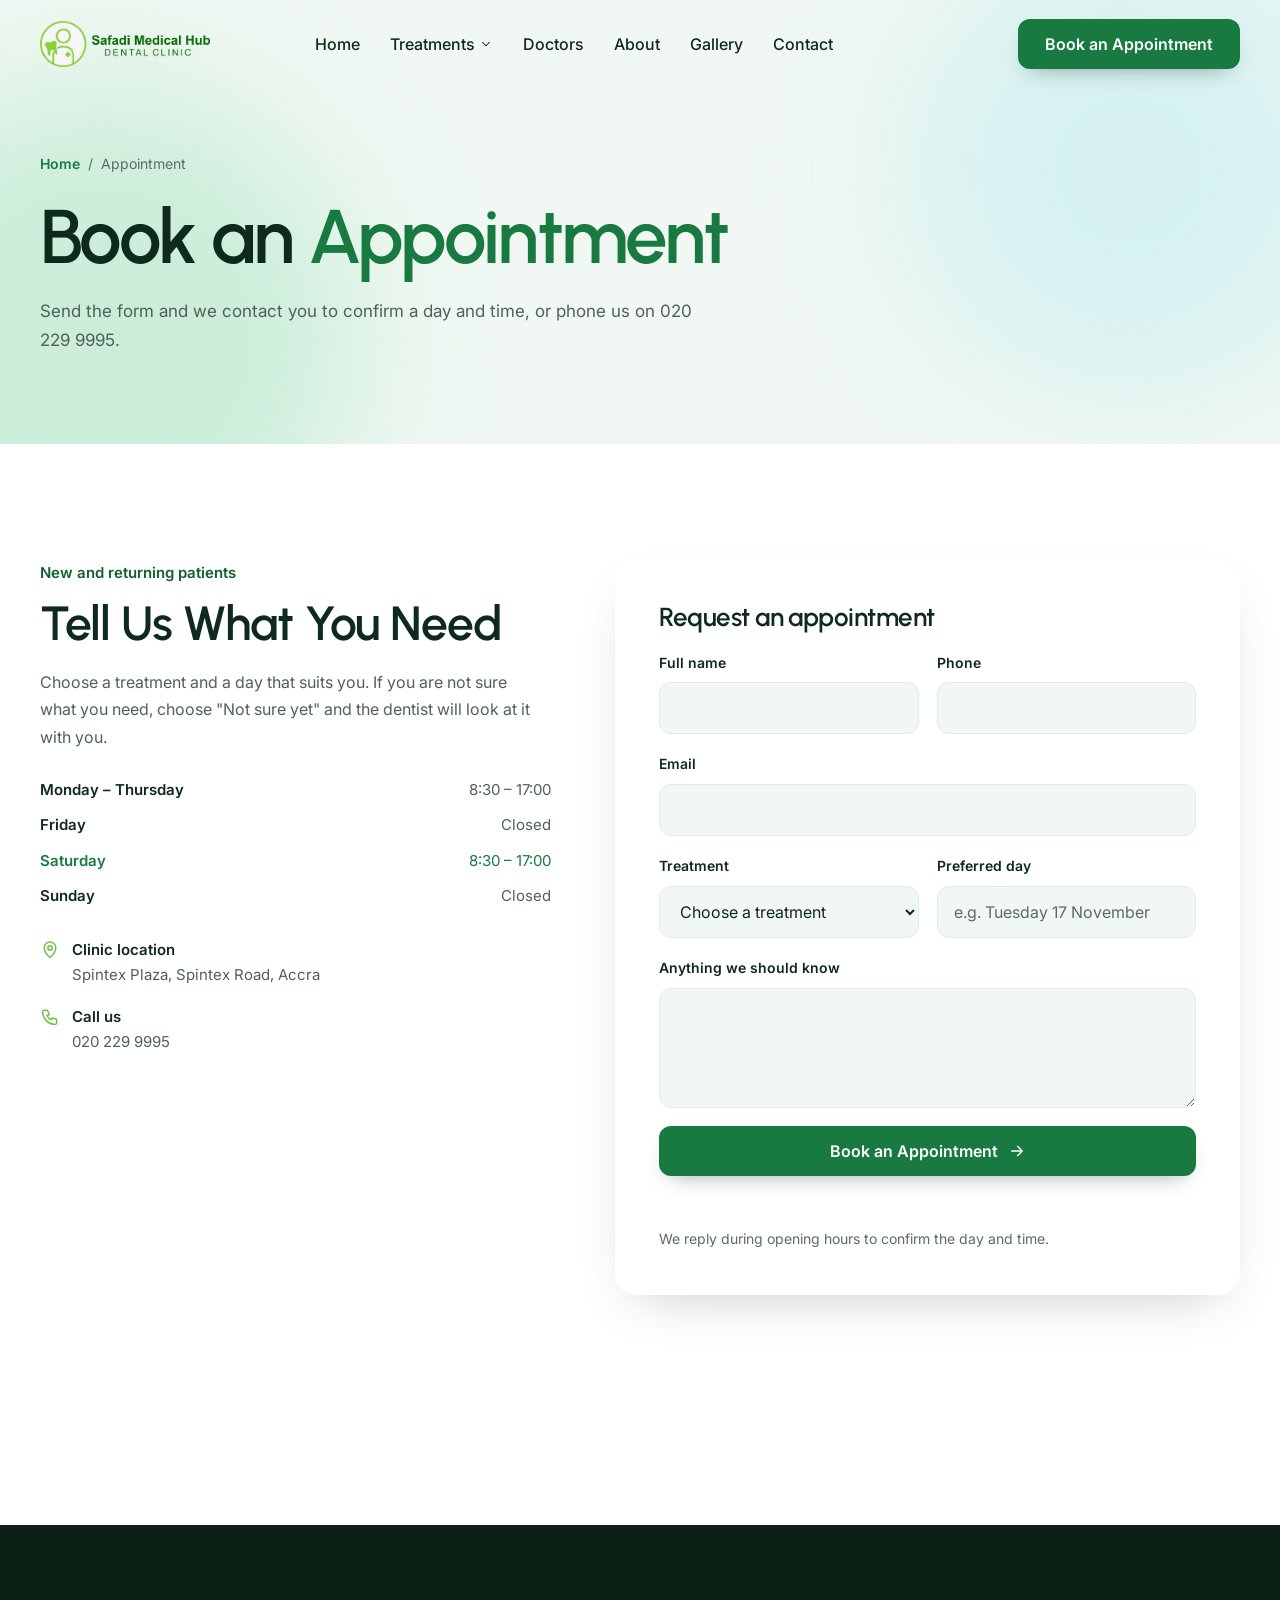
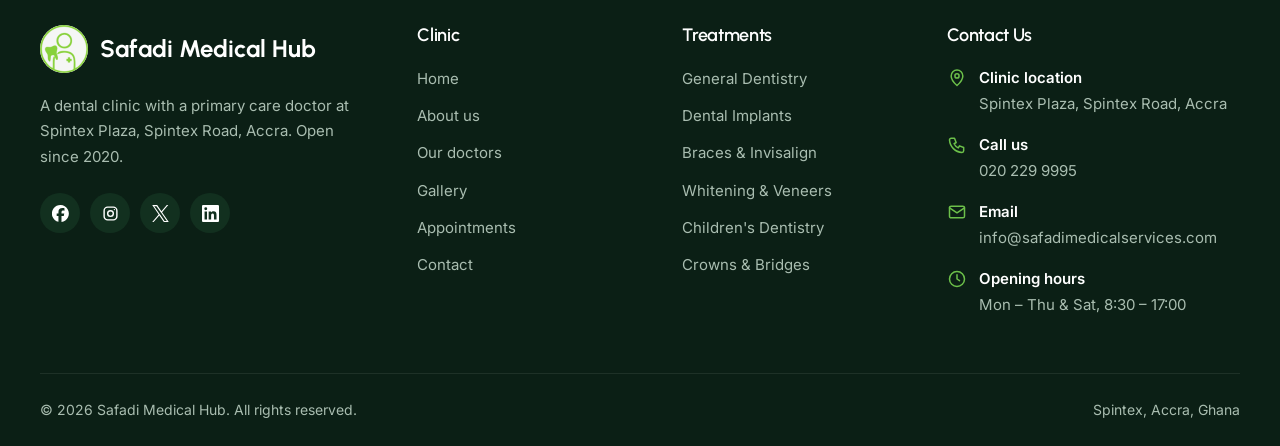
<file: appointment.html>
<!doctype html>
<html lang="en">
<head>
<meta charset="utf-8">
<meta name="viewport" content="width=device-width, initial-scale=1, viewport-fit=cover">
<title>Book an Appointment | Safadi Dental Clinic, Accra</title>
<meta name="description" content="Request an appointment at Safadi Dental Clinic, Spintex Plaza, Accra. We contact you to confirm the day and time.">
<meta property="og:type" content="website">
<meta property="og:title" content="Book an Appointment | Safadi Dental Clinic, Accra">
<meta property="og:description" content="Request an appointment at Safadi Dental Clinic, Spintex Plaza, Accra. We contact you to confirm the day and time.">
<meta property="og:image" content="img/room-green.webp">
<meta name="twitter:card" content="summary_large_image">
<link rel="icon" href="favicon.png" type="image/png">
<meta name="theme-color" content="#ffffff">
<!-- <link rel="canonical" href="https://safadimedicalservices.com/appointment.html"> : switch on when this build replaces the live site -->
<link rel="preconnect" href="https://fonts.googleapis.com">
<link rel="preconnect" href="https://fonts.gstatic.com" crossorigin>
<link href="https://fonts.googleapis.com/css2?family=Inter:wght@400;500;600&family=Urbanist:wght@500;600;700&display=swap" rel="stylesheet">
<link rel="stylesheet" href="css/theme.css">
<script>document.documentElement.classList.add('js');setTimeout(function(){var r=document.documentElement;if(!r.classList.contains('site-ready'))r.classList.add('rv-safe','is-loaded')},3000)</script>
</head>
<body>
<a class="skip-link" href="#main">Skip to content</a>
<header class="header">
  <div class="container header__in">
    <a class="logo" href="index.html" aria-label="Safadi Medical Hub Dental Clinic, home"><img src="img/logo.png" alt="Safadi Medical Hub Dental Clinic" width="440" height="119"></a>
    <nav class="nav" aria-label="Main">
      <ul class="nav__list">
        <li class="nav__item"><a class="nav__link" href="index.html">Home</a></li>
        <li class="nav__item"><a class="nav__link" href="our-services.html">Treatments <svg viewBox="0 0 24 24" fill="none" stroke="currentColor" stroke-width="1.8" stroke-linecap="round" stroke-linejoin="round" aria-hidden="true"><path d="m6 9 6 6 6-6"/></svg></a>
          <div class="nav__drop"><a href="our-services.html#general">General Dentistry</a><a href="our-services.html#implants">Dental Implants</a><a href="our-services.html#orthodontics">Braces & Invisalign</a><a href="our-services.html#cosmetic">Whitening & Veneers</a><a href="our-services.html#children">Children's Dentistry</a><a href="our-services.html#restorative">Crowns & Bridges</a><a href="our-services.html#emergency">Emergency Care</a><a href="our-services.html#primary">Primary Care Doctor</a></div>
        </li>
        <li class="nav__item"><a class="nav__link" href="our-team.html">Doctors</a></li>
        <li class="nav__item"><a class="nav__link" href="about-us.html">About</a></li>
        <li class="nav__item"><a class="nav__link" href="gallery.html">Gallery</a></li>
        <li class="nav__item"><a class="nav__link" href="contact-us.html">Contact</a></li>
      </ul>
      <div class="nav__mobile-cta"><a class="btn btn--primary" href="appointment.html">Book an Appointment</a></div>
    </nav>
    <div class="header__cta">
      <a class="btn btn--primary" href="appointment.html">Book an Appointment</a>
      <button class="menu-btn" type="button" aria-label="Menu" aria-expanded="false"><span></span></button>
    </div>
  </div>
</header>

<main id="main">
  <section class="page-head">
    <span class="glow glow--a" aria-hidden="true"></span><span class="glow glow--b" aria-hidden="true"></span>
    <div class="container">
      <p class="crumbs"><a href="index.html">Home</a><span aria-hidden="true">/</span><span>Appointment</span></p>
      <h1 data-reveal>Book an <span class="accent">Appointment</span></h1>
      <p class="lead" data-reveal style="--d:1">Send the form and we contact you to confirm a day and time, or phone us on 020 229 9995.</p>
    </div>
  </section>

  <section class="section" id="book">
    <div class="container booking">
      <div class="booking__aside">
        <p class="eyebrow" data-reveal>New and returning patients</p>
        <h2 class="h2" data-reveal style="--d:1">Tell Us What You Need</h2>
        <p data-reveal style="--d:2;margin-top:18px">Choose a treatment and a day that suits you. If you are not sure what you need, choose "Not sure yet" and the dentist will look at it with you.</p>
        <div data-reveal style="--d:3"><dl class="hours" data-tz="Africa/Accra">
            <dt data-days="mon,tue,wed,thu">Monday – Thursday</dt><dd>8:30 – 17:00</dd>
            <dt data-days="fri">Friday</dt><dd>Closed</dd>
            <dt data-days="sat">Saturday</dt><dd>8:30 – 17:00</dd>
            <dt data-days="sun">Sunday</dt><dd>Closed</dd>
          </dl></div>
        <ul class="footer__contact" style="margin-top:28px;color:var(--text)" data-reveal>
          <li><svg viewBox="0 0 24 24" fill="none" stroke="currentColor" stroke-width="1.8" stroke-linecap="round" stroke-linejoin="round" aria-hidden="true"><path d="M12 21s-7-6.2-7-11.5a7 7 0 0 1 14 0C19 14.8 12 21 12 21z"/><circle cx="12" cy="9.5" r="2.5"/></svg><span><strong style="color:var(--ink)">Clinic location</strong>Spintex Plaza, Spintex Road, Accra</span></li>
          <li><svg viewBox="0 0 24 24" fill="none" stroke="currentColor" stroke-width="1.8" stroke-linecap="round" stroke-linejoin="round" aria-hidden="true"><path d="M5 4h4l2 5-2.5 1.5a11 11 0 0 0 5 5L15 13l5 2v4a2 2 0 0 1-2 2A16 16 0 0 1 3 6a2 2 0 0 1 2-2"/></svg><span><strong style="color:var(--ink)">Call us</strong><a href="tel:+233202299995">020 229 9995</a></span></li>
        </ul>
      </div>
      <div data-reveal="right">
        <form class="form" data-booking data-to="info@safadimedicalservices.com" novalidate>
          <h3>Request an appointment</h3>
          <div class="field"><label for="f-name">Full name</label><input id="f-name" name="name" type="text" autocomplete="name" required><p class="field__error" hidden>Write the name the appointment is under.</p></div>
          <div class="field"><label for="f-phone">Phone</label><input id="f-phone" name="phone" type="tel" autocomplete="tel" required><p class="field__error" hidden>Write a phone number we can call you on.</p></div>
          <div class="field field--full"><label for="f-email">Email</label><input id="f-email" name="email" type="email" autocomplete="email" required><p class="field__error" hidden>Write an email address with an @, like name@gmail.com.</p></div>
          <div class="field"><label for="f-treatment">Treatment</label><select id="f-treatment" name="treatment" required><option value="">Choose a treatment</option><option>General Dentistry</option><option>Dental Implants</option><option>Braces & Invisalign</option><option>Whitening & Veneers</option><option>Children's Dentistry</option><option>Crowns & Bridges</option><option>Emergency Care</option><option>Primary Care Doctor</option><option>Not sure yet</option></select><p class="field__error" hidden>Choose a treatment, or Not sure yet.</p></div>
          <div class="field"><label for="f-day">Preferred day</label><input id="f-day" name="day" type="text" placeholder="e.g. Tuesday 17 November" required><p class="field__error" hidden>Write the day that suits you.</p></div>
          <div class="field field--full"><label for="f-notes">Anything we should know</label><textarea id="f-notes" name="notes" rows="3"></textarea></div>
          <button class="btn btn--primary" type="submit">Book an Appointment <svg viewBox="0 0 24 24" fill="none" stroke="currentColor" stroke-width="1.8" stroke-linecap="round" stroke-linejoin="round" aria-hidden="true"><path d="M5 12h14M13 6l6 6-6 6"/></svg></button>
          <p class="form__status" role="status"></p>
          <p class="form__note">We reply during opening hours to confirm the day and time.</p>
        </form>
      </div>
    </div>
  </section>
</main>

<footer class="footer">
  <div class="container">
    <div class="footer__grid">
      <div>
        <a class="footer__brand" href="index.html"><img src="favicon.png" alt="" width="48" height="48">Safadi Medical Hub</a>
        <p class="footer__about">A dental clinic with a primary care doctor at Spintex Plaza, Spintex Road, Accra. Open since 2020.</p>
        <div class="socials">
          <a href="https://www.facebook.com/SMHDentalClinic/" aria-label="Facebook"><svg viewBox="0 0 24 24" aria-hidden="true"><path fill="currentColor" d="M9.1 23.7v-8H6.6V12h2.5v-1.6c0-4.1 1.8-6 5.9-6 .8 0 2.1.2 2.6.3v3.3l-1.4-.1c-2 0-2.8.8-2.8 2.7V12h3.9l-.7 3.7h-3.2v8.2A12 12 0 1 0 9.1 23.7z"/></svg></a>
          <a href="https://www.instagram.com/safadimedicalhub/" aria-label="Instagram"><svg viewBox="0 0 24 24" fill="none" stroke="currentColor" stroke-width="2" aria-hidden="true"><rect x="3" y="3" width="18" height="18" rx="5"/><circle cx="12" cy="12" r="4"/><circle cx="17.5" cy="6.5" r="1" fill="currentColor" stroke="none"/></svg></a>
          <a href="https://x.com/hubsafadi" aria-label="X"><svg viewBox="0 0 24 24" aria-hidden="true"><path fill="currentColor" d="M14.2 10.2 23 0h-2.1l-7.6 8.8L7.3 0H.3l9.1 13.3L.3 24h2l8-9.3 6.4 9.3h7zM11.4 13.5l-.9-1.3L3.1 1.6h3.2l5.9 8.5.9 1.3 7.8 11.1h-3.2z"/></svg></a>
          <a href="https://gh.linkedin.com/company/safadi-mh-dental-clinic" aria-label="LinkedIn"><svg viewBox="0 0 24 24" aria-hidden="true"><path fill="currentColor" d="M20.4 20.5h-3.5v-5.6c0-1.3 0-3-1.9-3s-2.1 1.4-2.1 2.9v5.7H9.4V9h3.4v1.6c.5-.9 1.6-1.9 3.4-1.9 3.6 0 4.3 2.4 4.3 5.5v6.3zM5.3 7.4a2 2 0 1 1 0-4.1 2 2 0 0 1 0 4.1zM7.1 20.5H3.6V9h3.5zM22.2 0H1.8C.8 0 0 .8 0 1.7v20.5c0 1 .8 1.8 1.8 1.8h20.4c1 0 1.8-.8 1.8-1.8V1.7C24 .8 23.2 0 22.2 0z"/></svg></a>
        </div>
      </div>
      <div><h3>Clinic</h3><ul class="footer__links"><li><a href="index.html">Home</a></li><li><a href="about-us.html">About us</a></li><li><a href="our-team.html">Our doctors</a></li><li><a href="gallery.html">Gallery</a></li><li><a href="appointment.html">Appointments</a></li><li><a href="contact-us.html">Contact</a></li></ul></div>
      <div><h3>Treatments</h3><ul class="footer__links"><li><a href="our-services.html#general">General Dentistry</a></li><li><a href="our-services.html#implants">Dental Implants</a></li><li><a href="our-services.html#orthodontics">Braces & Invisalign</a></li><li><a href="our-services.html#cosmetic">Whitening & Veneers</a></li><li><a href="our-services.html#children">Children's Dentistry</a></li><li><a href="our-services.html#restorative">Crowns & Bridges</a></li></ul></div>
      <div><h3>Contact Us</h3>
        <ul class="footer__contact">
          <li><svg viewBox="0 0 24 24" fill="none" stroke="currentColor" stroke-width="1.8" stroke-linecap="round" stroke-linejoin="round" aria-hidden="true"><path d="M12 21s-7-6.2-7-11.5a7 7 0 0 1 14 0C19 14.8 12 21 12 21z"/><circle cx="12" cy="9.5" r="2.5"/></svg><span><strong>Clinic location</strong>Spintex Plaza, Spintex Road, Accra</span></li>
          <li><svg viewBox="0 0 24 24" fill="none" stroke="currentColor" stroke-width="1.8" stroke-linecap="round" stroke-linejoin="round" aria-hidden="true"><path d="M5 4h4l2 5-2.5 1.5a11 11 0 0 0 5 5L15 13l5 2v4a2 2 0 0 1-2 2A16 16 0 0 1 3 6a2 2 0 0 1 2-2"/></svg><span><strong>Call us</strong><a href="tel:+233202299995">020 229 9995</a></span></li>
          <li><svg viewBox="0 0 24 24" fill="none" stroke="currentColor" stroke-width="1.8" stroke-linecap="round" stroke-linejoin="round" aria-hidden="true"><rect x="3" y="5" width="18" height="14" rx="2"/><path d="m3 7 9 6 9-6"/></svg><span><strong>Email</strong><a href="mailto:info@safadimedicalservices.com">info@safadimedicalservices.com</a></span></li>
          <li><svg viewBox="0 0 24 24" fill="none" stroke="currentColor" stroke-width="1.8" stroke-linecap="round" stroke-linejoin="round" aria-hidden="true"><circle cx="12" cy="12" r="9"/><path d="M12 7v5l3 2"/></svg><span><strong>Opening hours</strong>Mon – Thu &amp; Sat, 8:30 – 17:00</span></li>
        </ul>
      </div>
    </div>
    <div class="footer__bar"><span>&copy; 2026 Safadi Medical Hub. All rights reserved.</span><span>Spintex, Accra, Ghana</span></div>
  </div>
</footer>
<script type="module" src="js/site.js"></script>
</body>
</html>
</file>
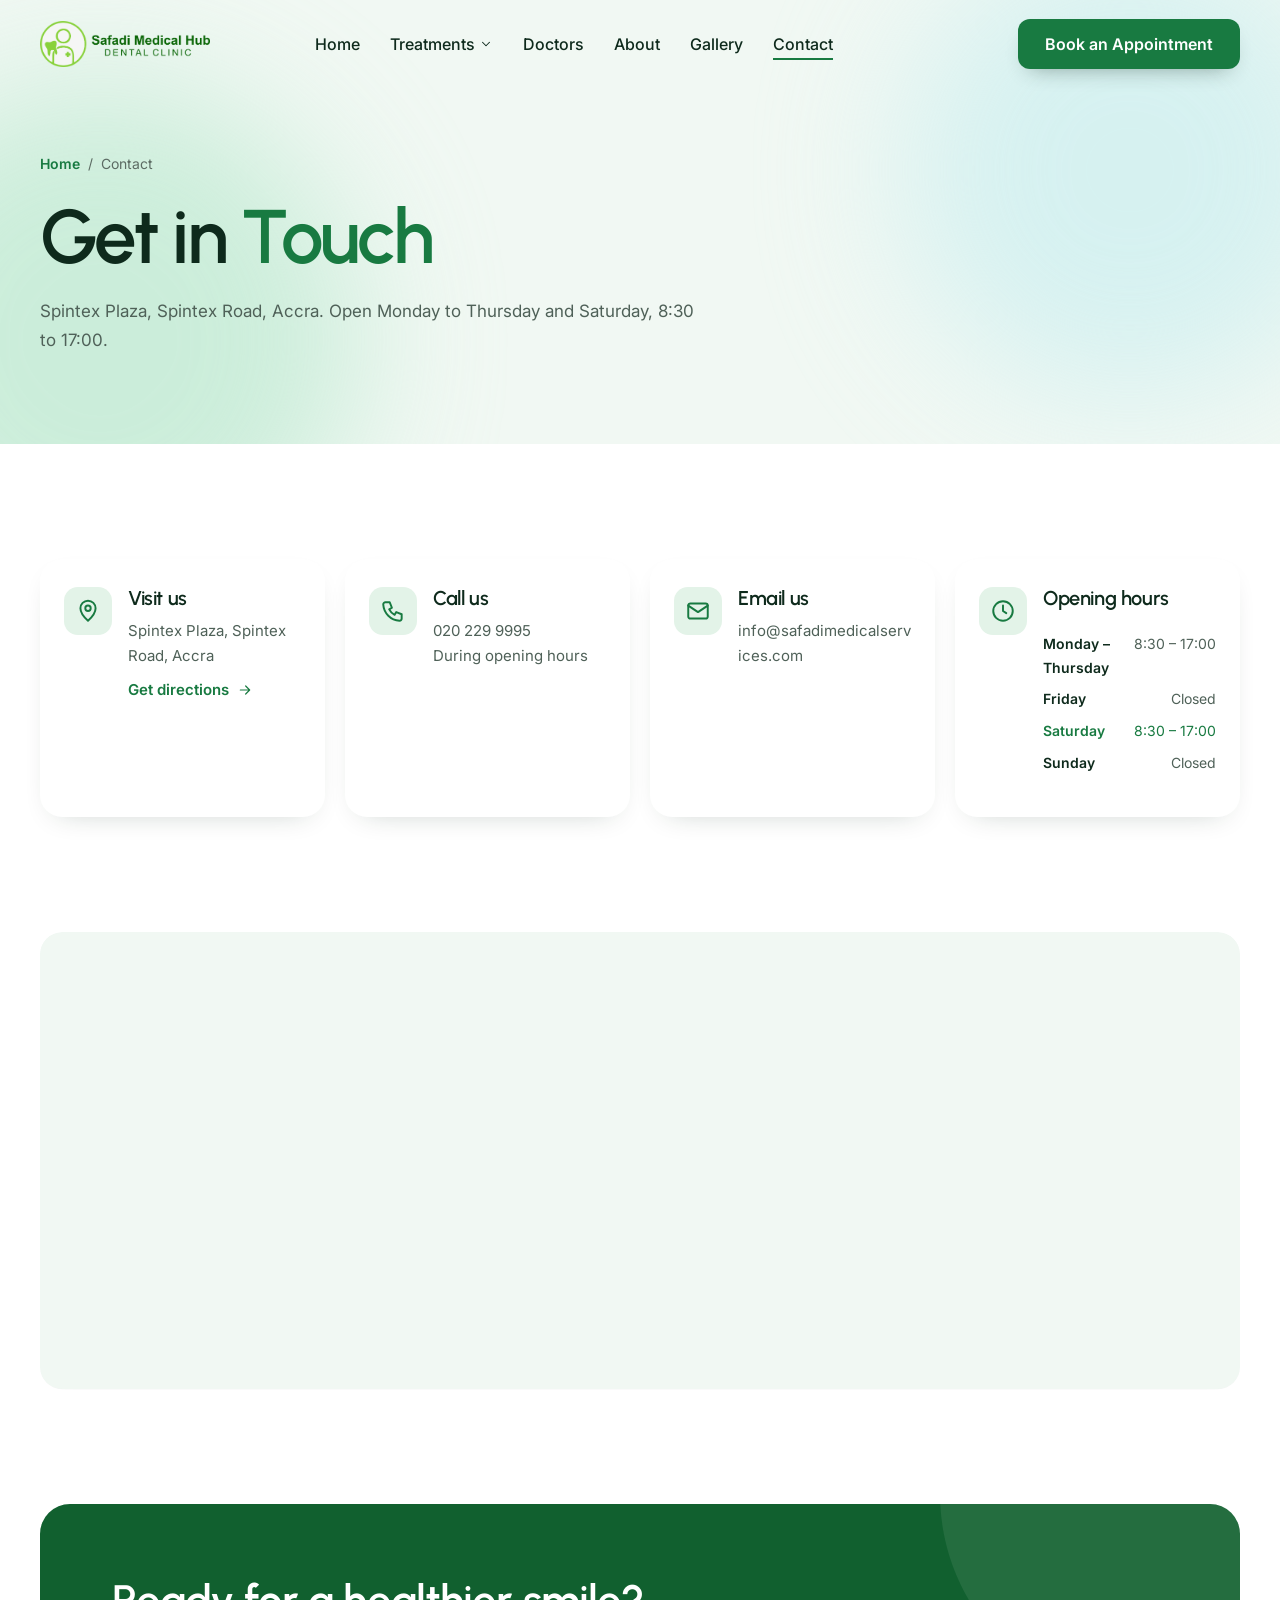
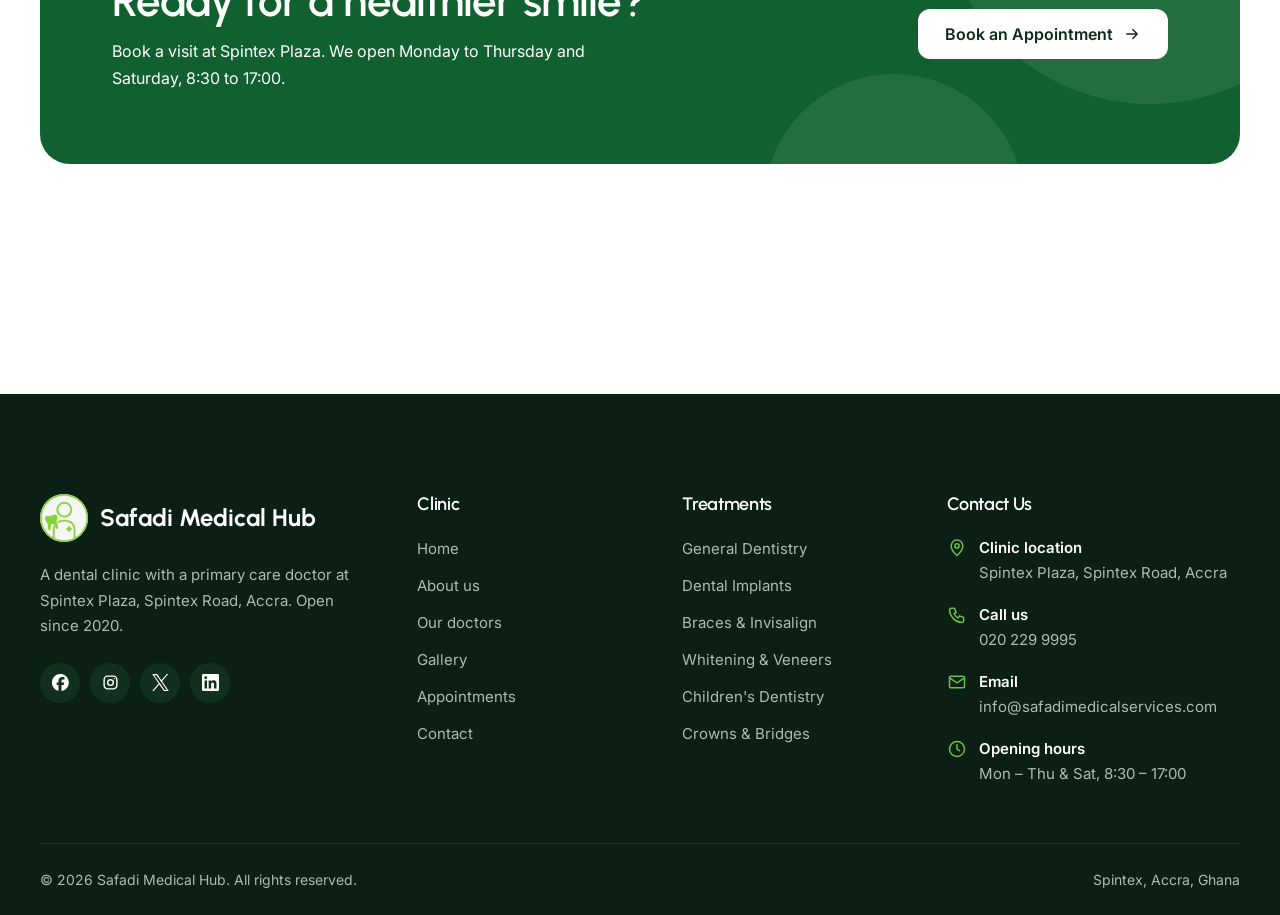
<file: contact-us.html>
<!doctype html>
<html lang="en">
<head>
<meta charset="utf-8">
<meta name="viewport" content="width=device-width, initial-scale=1, viewport-fit=cover">
<title>Contact | Safadi Dental Clinic, Spintex Plaza, Accra</title>
<meta name="description" content="Find Safadi Dental Clinic at Spintex Plaza, Spintex Road, Accra. Opening hours, phone, email and directions.">
<meta property="og:type" content="website">
<meta property="og:title" content="Contact | Safadi Dental Clinic, Spintex Plaza, Accra">
<meta property="og:description" content="Find Safadi Dental Clinic at Spintex Plaza, Spintex Road, Accra. Opening hours, phone, email and directions.">
<meta property="og:image" content="img/room-green.webp">
<meta name="twitter:card" content="summary_large_image">
<link rel="icon" href="favicon.png" type="image/png">
<meta name="theme-color" content="#ffffff">
<!-- <link rel="canonical" href="https://safadimedicalservices.com/contact-us.html"> : switch on when this build replaces the live site -->
<link rel="preconnect" href="https://fonts.googleapis.com">
<link rel="preconnect" href="https://fonts.gstatic.com" crossorigin>
<link href="https://fonts.googleapis.com/css2?family=Inter:wght@400;500;600&family=Urbanist:wght@500;600;700&display=swap" rel="stylesheet">
<link rel="stylesheet" href="css/theme.css">
<script>document.documentElement.classList.add('js');setTimeout(function(){var r=document.documentElement;if(!r.classList.contains('site-ready'))r.classList.add('rv-safe','is-loaded')},3000)</script>
</head>
<body>
<a class="skip-link" href="#main">Skip to content</a>
<header class="header">
  <div class="container header__in">
    <a class="logo" href="index.html" aria-label="Safadi Medical Hub Dental Clinic, home"><img src="img/logo.png" alt="Safadi Medical Hub Dental Clinic" width="440" height="119"></a>
    <nav class="nav" aria-label="Main">
      <ul class="nav__list">
        <li class="nav__item"><a class="nav__link" href="index.html">Home</a></li>
        <li class="nav__item"><a class="nav__link" href="our-services.html">Treatments <svg viewBox="0 0 24 24" fill="none" stroke="currentColor" stroke-width="1.8" stroke-linecap="round" stroke-linejoin="round" aria-hidden="true"><path d="m6 9 6 6 6-6"/></svg></a>
          <div class="nav__drop"><a href="our-services.html#general">General Dentistry</a><a href="our-services.html#implants">Dental Implants</a><a href="our-services.html#orthodontics">Braces & Invisalign</a><a href="our-services.html#cosmetic">Whitening & Veneers</a><a href="our-services.html#children">Children's Dentistry</a><a href="our-services.html#restorative">Crowns & Bridges</a><a href="our-services.html#emergency">Emergency Care</a><a href="our-services.html#primary">Primary Care Doctor</a></div>
        </li>
        <li class="nav__item"><a class="nav__link" href="our-team.html">Doctors</a></li>
        <li class="nav__item"><a class="nav__link" href="about-us.html">About</a></li>
        <li class="nav__item"><a class="nav__link" href="gallery.html">Gallery</a></li>
        <li class="nav__item"><a class="nav__link" href="contact-us.html" aria-current="page">Contact</a></li>
      </ul>
      <div class="nav__mobile-cta"><a class="btn btn--primary" href="appointment.html">Book an Appointment</a></div>
    </nav>
    <div class="header__cta">
      <a class="btn btn--primary" href="appointment.html">Book an Appointment</a>
      <button class="menu-btn" type="button" aria-label="Menu" aria-expanded="false"><span></span></button>
    </div>
  </div>
</header>

<main id="main">
  <section class="page-head">
    <span class="glow glow--a" aria-hidden="true"></span><span class="glow glow--b" aria-hidden="true"></span>
    <div class="container">
      <p class="crumbs"><a href="index.html">Home</a><span aria-hidden="true">/</span><span>Contact</span></p>
      <h1 data-reveal>Get in <span class="accent">Touch</span></h1>
      <p class="lead" data-reveal style="--d:1">Spintex Plaza, Spintex Road, Accra. Open Monday to Thursday and Saturday, 8:30 to 17:00.</p>
    </div>
  </section>

  <section class="section">
    <div class="container">
      <h2 class="sr-only">Contact details</h2>
      <div class="contact-cards" data-stagger>
        <div class="contact-card"><span class="ic"><svg viewBox="0 0 24 24" fill="none" stroke="currentColor" stroke-width="1.8" stroke-linecap="round" stroke-linejoin="round" aria-hidden="true"><path d="M12 21s-7-6.2-7-11.5a7 7 0 0 1 14 0C19 14.8 12 21 12 21z"/><circle cx="12" cy="9.5" r="2.5"/></svg></span><h3>Visit us</h3><p>Spintex Plaza, Spintex Road, Accra</p><p style="margin-top:8px"><a class="link" href="https://www.google.com/maps/search/?api=1&amp;query=Safadi%20Medical%20Hub%2C%20Spintex%20Road%2C%20Accra" target="_blank" rel="noopener">Get directions <svg viewBox="0 0 24 24" fill="none" stroke="currentColor" stroke-width="1.8" stroke-linecap="round" stroke-linejoin="round" aria-hidden="true"><path d="M5 12h14M13 6l6 6-6 6"/></svg></a></p></div>
        <div class="contact-card"><span class="ic"><svg viewBox="0 0 24 24" fill="none" stroke="currentColor" stroke-width="1.8" stroke-linecap="round" stroke-linejoin="round" aria-hidden="true"><path d="M5 4h4l2 5-2.5 1.5a11 11 0 0 0 5 5L15 13l5 2v4a2 2 0 0 1-2 2A16 16 0 0 1 3 6a2 2 0 0 1 2-2"/></svg></span><h3>Call us</h3><p><a href="tel:+233202299995">020 229 9995</a></p><p>During opening hours</p></div>
        <div class="contact-card"><span class="ic"><svg viewBox="0 0 24 24" fill="none" stroke="currentColor" stroke-width="1.8" stroke-linecap="round" stroke-linejoin="round" aria-hidden="true"><rect x="3" y="5" width="18" height="14" rx="2"/><path d="m3 7 9 6 9-6"/></svg></span><h3>Email us</h3><p><a href="mailto:info@safadimedicalservices.com">info@safadimedicalservices.com</a></p></div>
        <div class="contact-card"><span class="ic"><svg viewBox="0 0 24 24" fill="none" stroke="currentColor" stroke-width="1.8" stroke-linecap="round" stroke-linejoin="round" aria-hidden="true"><circle cx="12" cy="12" r="9"/><path d="M12 7v5l3 2"/></svg></span><h3>Opening hours</h3><dl class="hours" data-tz="Africa/Accra">
            <dt data-days="mon,tue,wed,thu">Monday – Thursday</dt><dd>8:30 – 17:00</dd>
            <dt data-days="fri">Friday</dt><dd>Closed</dd>
            <dt data-days="sat">Saturday</dt><dd>8:30 – 17:00</dd>
            <dt data-days="sun">Sunday</dt><dd>Closed</dd>
          </dl></div>
      </div>
    </div>
  </section>

  <section class="section section--flush-top">
    <div class="container">
      <div class="map rv-photo"><iframe src="https://maps.google.com/maps?q=Safadi%20Medical%20Hub%2C%20Spintex%20Road%2C%20Accra&amp;z=15&amp;output=embed" title="Map of Safadi Medical Hub on Spintex Road, Accra" loading="lazy" referrerpolicy="no-referrer-when-downgrade"></iframe></div>
    </div>
  </section>

  <section class="section section--flush-top" aria-label="Book an appointment">
    <div class="container">
      <div class="cta" data-reveal="zoom">
        <div><h2>Ready for a healthier smile?</h2><p>Book a visit at Spintex Plaza. We open Monday to Thursday and Saturday, 8:30 to 17:00.</p></div>
        <a class="btn btn--light" href="appointment.html">Book an Appointment <svg viewBox="0 0 24 24" fill="none" stroke="currentColor" stroke-width="1.8" stroke-linecap="round" stroke-linejoin="round" aria-hidden="true"><path d="M5 12h14M13 6l6 6-6 6"/></svg></a>
      </div>
    </div>
  </section>

</main>

<footer class="footer">
  <div class="container">
    <div class="footer__grid">
      <div>
        <a class="footer__brand" href="index.html"><img src="favicon.png" alt="" width="48" height="48">Safadi Medical Hub</a>
        <p class="footer__about">A dental clinic with a primary care doctor at Spintex Plaza, Spintex Road, Accra. Open since 2020.</p>
        <div class="socials">
          <a href="https://www.facebook.com/SMHDentalClinic/" aria-label="Facebook"><svg viewBox="0 0 24 24" aria-hidden="true"><path fill="currentColor" d="M9.1 23.7v-8H6.6V12h2.5v-1.6c0-4.1 1.8-6 5.9-6 .8 0 2.1.2 2.6.3v3.3l-1.4-.1c-2 0-2.8.8-2.8 2.7V12h3.9l-.7 3.7h-3.2v8.2A12 12 0 1 0 9.1 23.7z"/></svg></a>
          <a href="https://www.instagram.com/safadimedicalhub/" aria-label="Instagram"><svg viewBox="0 0 24 24" fill="none" stroke="currentColor" stroke-width="2" aria-hidden="true"><rect x="3" y="3" width="18" height="18" rx="5"/><circle cx="12" cy="12" r="4"/><circle cx="17.5" cy="6.5" r="1" fill="currentColor" stroke="none"/></svg></a>
          <a href="https://x.com/hubsafadi" aria-label="X"><svg viewBox="0 0 24 24" aria-hidden="true"><path fill="currentColor" d="M14.2 10.2 23 0h-2.1l-7.6 8.8L7.3 0H.3l9.1 13.3L.3 24h2l8-9.3 6.4 9.3h7zM11.4 13.5l-.9-1.3L3.1 1.6h3.2l5.9 8.5.9 1.3 7.8 11.1h-3.2z"/></svg></a>
          <a href="https://gh.linkedin.com/company/safadi-mh-dental-clinic" aria-label="LinkedIn"><svg viewBox="0 0 24 24" aria-hidden="true"><path fill="currentColor" d="M20.4 20.5h-3.5v-5.6c0-1.3 0-3-1.9-3s-2.1 1.4-2.1 2.9v5.7H9.4V9h3.4v1.6c.5-.9 1.6-1.9 3.4-1.9 3.6 0 4.3 2.4 4.3 5.5v6.3zM5.3 7.4a2 2 0 1 1 0-4.1 2 2 0 0 1 0 4.1zM7.1 20.5H3.6V9h3.5zM22.2 0H1.8C.8 0 0 .8 0 1.7v20.5c0 1 .8 1.8 1.8 1.8h20.4c1 0 1.8-.8 1.8-1.8V1.7C24 .8 23.2 0 22.2 0z"/></svg></a>
        </div>
      </div>
      <div><h3>Clinic</h3><ul class="footer__links"><li><a href="index.html">Home</a></li><li><a href="about-us.html">About us</a></li><li><a href="our-team.html">Our doctors</a></li><li><a href="gallery.html">Gallery</a></li><li><a href="appointment.html">Appointments</a></li><li><a href="contact-us.html">Contact</a></li></ul></div>
      <div><h3>Treatments</h3><ul class="footer__links"><li><a href="our-services.html#general">General Dentistry</a></li><li><a href="our-services.html#implants">Dental Implants</a></li><li><a href="our-services.html#orthodontics">Braces & Invisalign</a></li><li><a href="our-services.html#cosmetic">Whitening & Veneers</a></li><li><a href="our-services.html#children">Children's Dentistry</a></li><li><a href="our-services.html#restorative">Crowns & Bridges</a></li></ul></div>
      <div><h3>Contact Us</h3>
        <ul class="footer__contact">
          <li><svg viewBox="0 0 24 24" fill="none" stroke="currentColor" stroke-width="1.8" stroke-linecap="round" stroke-linejoin="round" aria-hidden="true"><path d="M12 21s-7-6.2-7-11.5a7 7 0 0 1 14 0C19 14.8 12 21 12 21z"/><circle cx="12" cy="9.5" r="2.5"/></svg><span><strong>Clinic location</strong>Spintex Plaza, Spintex Road, Accra</span></li>
          <li><svg viewBox="0 0 24 24" fill="none" stroke="currentColor" stroke-width="1.8" stroke-linecap="round" stroke-linejoin="round" aria-hidden="true"><path d="M5 4h4l2 5-2.5 1.5a11 11 0 0 0 5 5L15 13l5 2v4a2 2 0 0 1-2 2A16 16 0 0 1 3 6a2 2 0 0 1 2-2"/></svg><span><strong>Call us</strong><a href="tel:+233202299995">020 229 9995</a></span></li>
          <li><svg viewBox="0 0 24 24" fill="none" stroke="currentColor" stroke-width="1.8" stroke-linecap="round" stroke-linejoin="round" aria-hidden="true"><rect x="3" y="5" width="18" height="14" rx="2"/><path d="m3 7 9 6 9-6"/></svg><span><strong>Email</strong><a href="mailto:info@safadimedicalservices.com">info@safadimedicalservices.com</a></span></li>
          <li><svg viewBox="0 0 24 24" fill="none" stroke="currentColor" stroke-width="1.8" stroke-linecap="round" stroke-linejoin="round" aria-hidden="true"><circle cx="12" cy="12" r="9"/><path d="M12 7v5l3 2"/></svg><span><strong>Opening hours</strong>Mon – Thu &amp; Sat, 8:30 – 17:00</span></li>
        </ul>
      </div>
    </div>
    <div class="footer__bar"><span>&copy; 2026 Safadi Medical Hub. All rights reserved.</span><span>Spintex, Accra, Ghana</span></div>
  </div>
</footer>
<script type="module" src="js/site.js"></script>
</body>
</html>
</file>
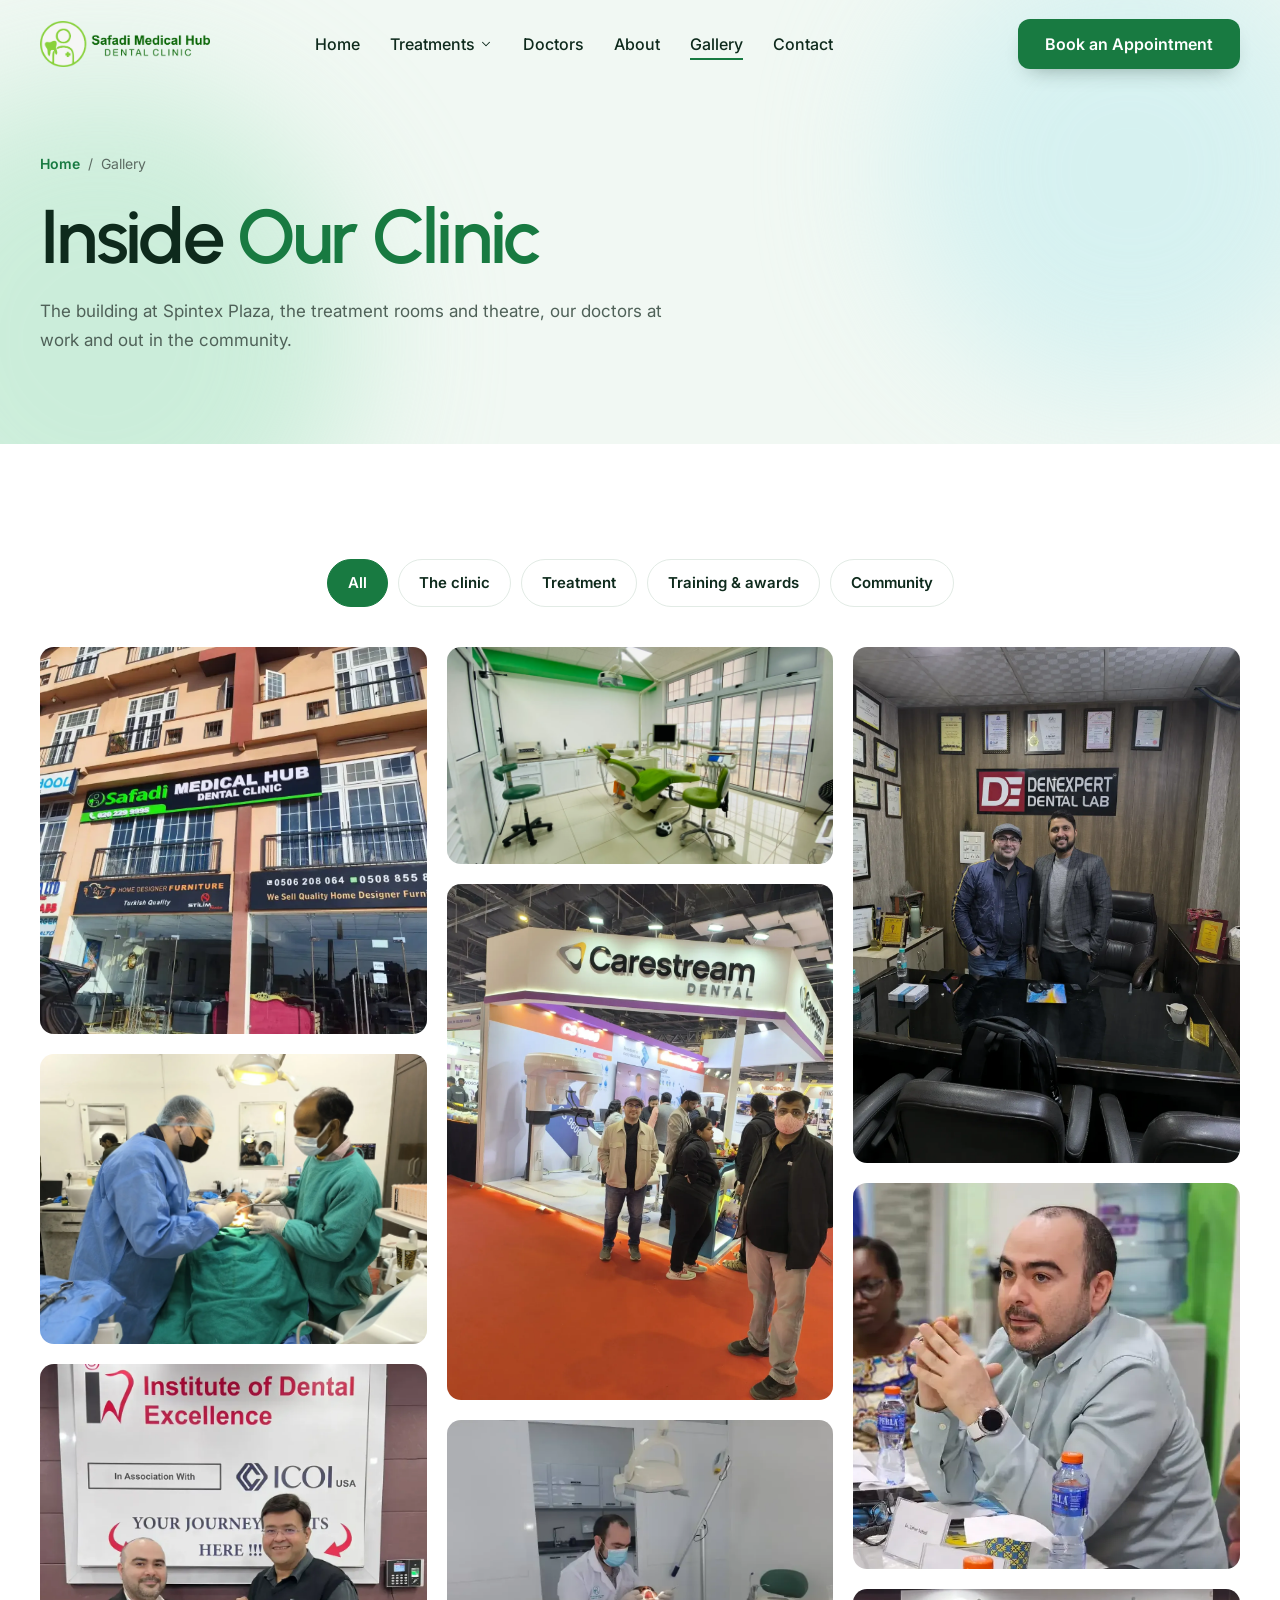
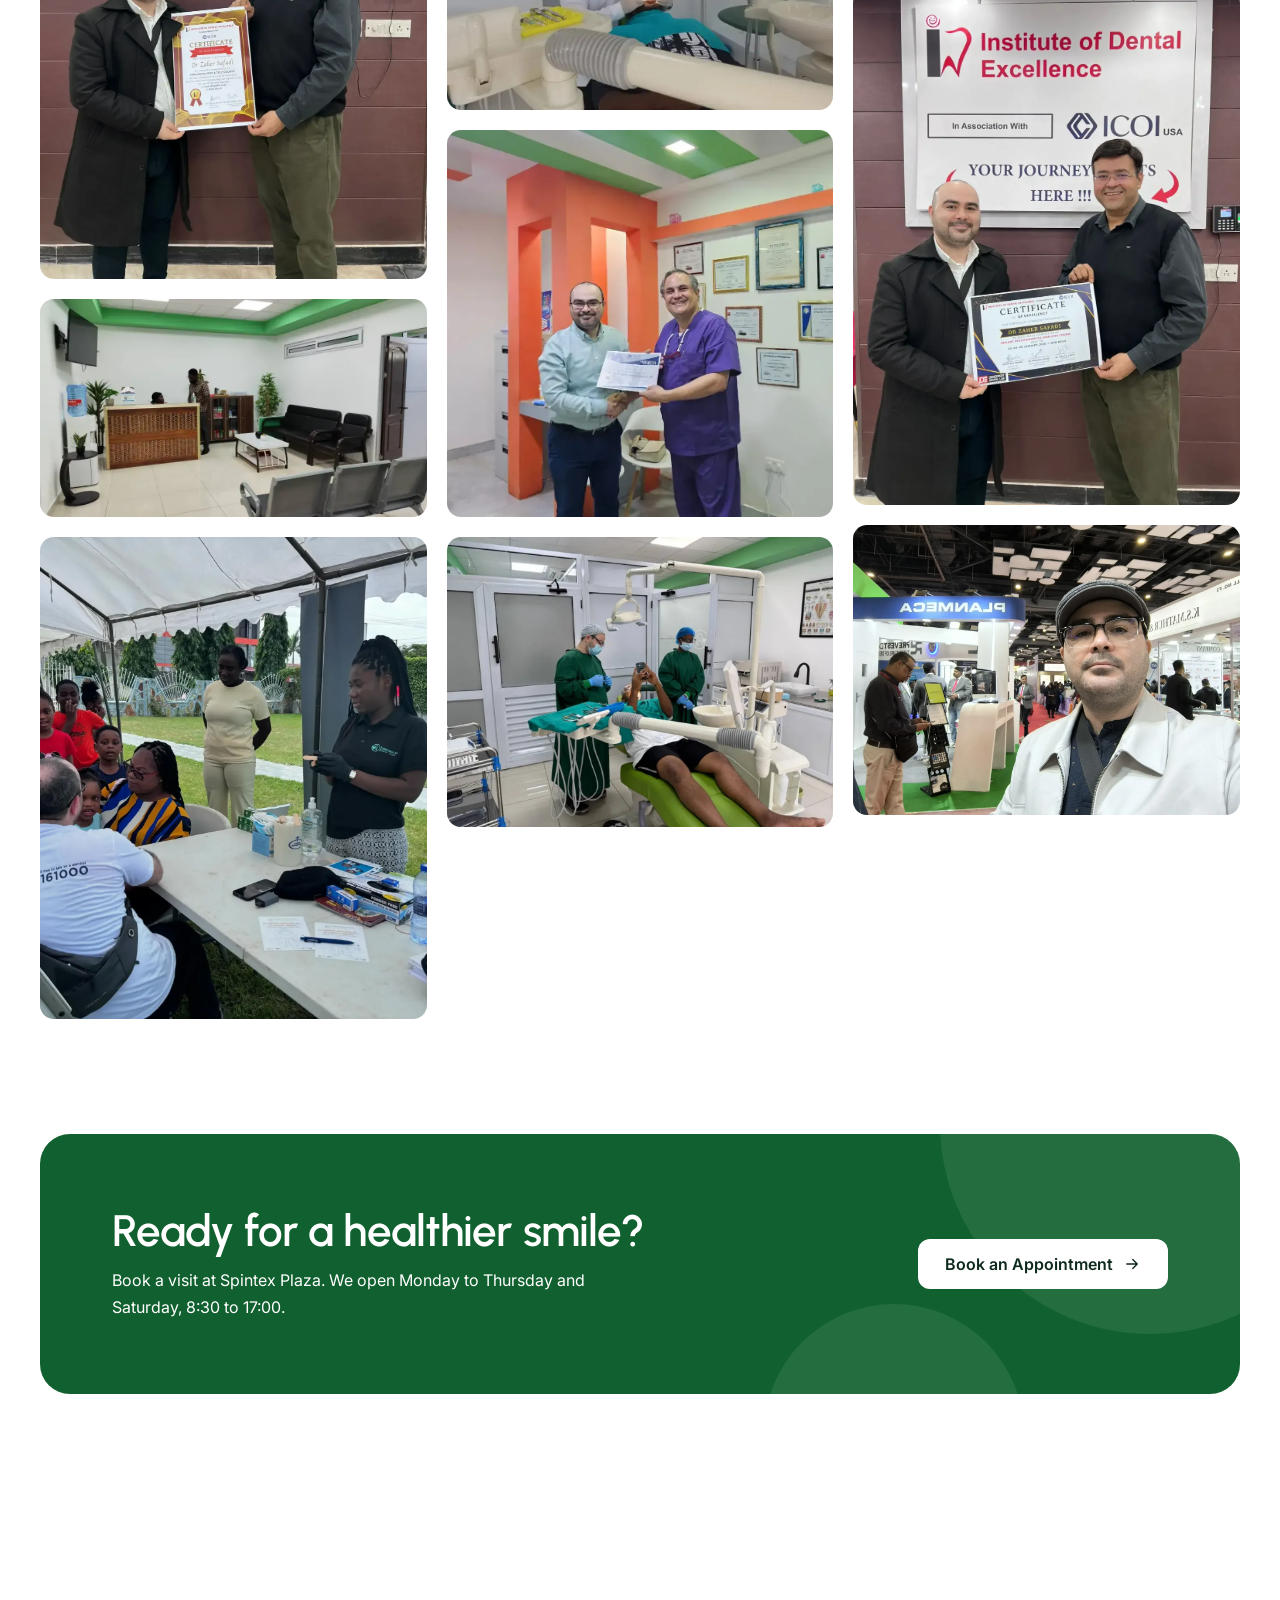
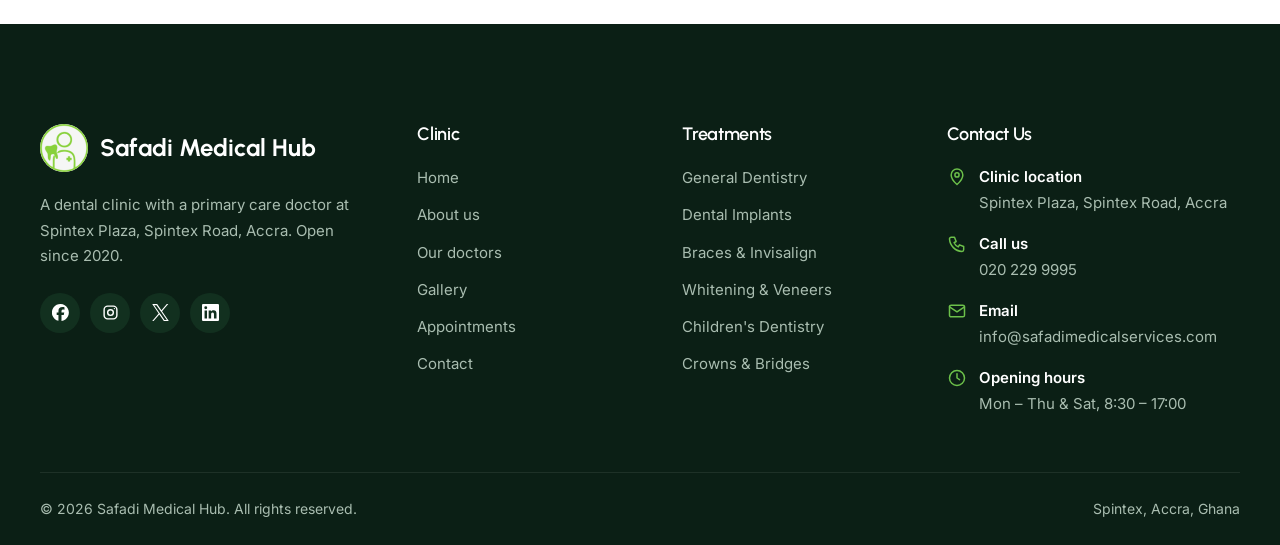
<file: gallery.html>
<!doctype html>
<html lang="en">
<head>
<meta charset="utf-8">
<meta name="viewport" content="width=device-width, initial-scale=1, viewport-fit=cover">
<title>Gallery | Safadi Dental Clinic, Spintex, Accra</title>
<meta name="description" content="Photographs of the Safadi Dental Clinic building, reception, treatment rooms, surgery, doctors and community outreach in Accra.">
<meta property="og:type" content="website">
<meta property="og:title" content="Gallery | Safadi Dental Clinic, Spintex, Accra">
<meta property="og:description" content="Photographs of the Safadi Dental Clinic building, reception, treatment rooms, surgery, doctors and community outreach in Accra.">
<meta property="og:image" content="img/room-green.webp">
<meta name="twitter:card" content="summary_large_image">
<link rel="icon" href="favicon.png" type="image/png">
<meta name="theme-color" content="#ffffff">
<!-- <link rel="canonical" href="https://safadimedicalservices.com/gallery.html"> : switch on when this build replaces the live site -->
<link rel="preconnect" href="https://fonts.googleapis.com">
<link rel="preconnect" href="https://fonts.gstatic.com" crossorigin>
<link href="https://fonts.googleapis.com/css2?family=Inter:wght@400;500;600&family=Urbanist:wght@500;600;700&display=swap" rel="stylesheet">
<link rel="stylesheet" href="css/theme.css">
<script>document.documentElement.classList.add('js');setTimeout(function(){var r=document.documentElement;if(!r.classList.contains('site-ready'))r.classList.add('rv-safe','is-loaded')},3000)</script>
</head>
<body>
<a class="skip-link" href="#main">Skip to content</a>
<header class="header">
  <div class="container header__in">
    <a class="logo" href="index.html" aria-label="Safadi Medical Hub Dental Clinic, home"><img src="img/logo.png" alt="Safadi Medical Hub Dental Clinic" width="440" height="119"></a>
    <nav class="nav" aria-label="Main">
      <ul class="nav__list">
        <li class="nav__item"><a class="nav__link" href="index.html">Home</a></li>
        <li class="nav__item"><a class="nav__link" href="our-services.html">Treatments <svg viewBox="0 0 24 24" fill="none" stroke="currentColor" stroke-width="1.8" stroke-linecap="round" stroke-linejoin="round" aria-hidden="true"><path d="m6 9 6 6 6-6"/></svg></a>
          <div class="nav__drop"><a href="our-services.html#general">General Dentistry</a><a href="our-services.html#implants">Dental Implants</a><a href="our-services.html#orthodontics">Braces & Invisalign</a><a href="our-services.html#cosmetic">Whitening & Veneers</a><a href="our-services.html#children">Children's Dentistry</a><a href="our-services.html#restorative">Crowns & Bridges</a><a href="our-services.html#emergency">Emergency Care</a><a href="our-services.html#primary">Primary Care Doctor</a></div>
        </li>
        <li class="nav__item"><a class="nav__link" href="our-team.html">Doctors</a></li>
        <li class="nav__item"><a class="nav__link" href="about-us.html">About</a></li>
        <li class="nav__item"><a class="nav__link" href="gallery.html" aria-current="page">Gallery</a></li>
        <li class="nav__item"><a class="nav__link" href="contact-us.html">Contact</a></li>
      </ul>
      <div class="nav__mobile-cta"><a class="btn btn--primary" href="appointment.html">Book an Appointment</a></div>
    </nav>
    <div class="header__cta">
      <a class="btn btn--primary" href="appointment.html">Book an Appointment</a>
      <button class="menu-btn" type="button" aria-label="Menu" aria-expanded="false"><span></span></button>
    </div>
  </div>
</header>

<main id="main">
  <section class="page-head">
    <span class="glow glow--a" aria-hidden="true"></span><span class="glow glow--b" aria-hidden="true"></span>
    <div class="container">
      <p class="crumbs"><a href="index.html">Home</a><span aria-hidden="true">/</span><span>Gallery</span></p>
      <h1 data-reveal>Inside <span class="accent">Our Clinic</span></h1>
      <p class="lead" data-reveal style="--d:1">The building at Spintex Plaza, the treatment rooms and theatre, our doctors at work and out in the community.</p>
    </div>
  </section>

  <section class="section" data-gallery>
    <div class="container">
      <div class="gallery-filter" role="group" aria-label="Show photographs of">
        <button type="button" data-filter="all" aria-pressed="true">All</button>
        <button type="button" data-filter="clinic" aria-pressed="false">The clinic</button>
        <button type="button" data-filter="care" aria-pressed="false">Treatment</button>
        <button type="button" data-filter="training" aria-pressed="false">Training &amp; awards</button>
        <button type="button" data-filter="community" aria-pressed="false">Community</button>
      </div>
      <div class="masonry">
        <a href="img/building.webp" data-cat="clinic"><img src="img/building.webp" alt="The Spintex Plaza building with the green Safadi Medical Hub sign" loading="lazy"></a>
        <a href="img/surgery.webp" data-cat="care"><img src="img/surgery.webp" alt="A surgeon and assistant operating on a patient under theatre lights" loading="lazy"></a>
        <a href="img/award-icoi.webp" data-cat="training"><img src="img/award-icoi.webp" alt="Dr Zaher Safadi receiving a certificate from the Institute of Dental Excellence" loading="lazy"></a>
        <a href="img/reception.webp" data-cat="clinic"><img src="img/reception.webp" alt="The reception desk and waiting chairs" loading="lazy"></a>
        <a href="img/outreach.webp" data-cat="community"><img src="img/outreach.webp" alt="Safadi staff at a community health screening under a white tent" loading="lazy"></a>
        <a href="img/room-green.webp" data-cat="clinic"><img src="img/room-green.webp" alt="A bright treatment room with a green dental chair" loading="lazy"></a>
        <a href="img/expo-carestream.webp" data-cat="training"><img src="img/expo-carestream.webp" alt="Dr Zaher Safadi at the Carestream Dental stand at a trade fair" loading="lazy"></a>
        <a href="img/treatment.webp" data-cat="care"><img src="img/treatment.webp" alt="A dentist treating a patient in the dental chair" loading="lazy"></a>
        <a href="img/award-clinic.webp" data-cat="training"><img src="img/award-clinic.webp" alt="Dr Zaher Safadi and a colleague holding a certificate in the clinic" loading="lazy"></a>
        <a href="img/surgery-team.webp" data-cat="care"><img src="img/surgery-team.webp" alt="Two surgeons in green gowns operating on a patient" loading="lazy"></a>
        <a href="img/dentexpert.webp" data-cat="training"><img src="img/dentexpert.webp" alt="Dr Zaher Safadi with a colleague at the DentExpert dental lab" loading="lazy"></a>
        <a href="img/dr-zaher-desk.webp" data-cat="community"><img src="img/dr-zaher-desk.webp" alt="Dr Zaher Safadi seated at a conference table" loading="lazy"></a>
        <a href="img/award-icoi-2.webp" data-cat="training"><img src="img/award-icoi-2.webp" alt="Dr Zaher Safadi holding a certificate beside a colleague" loading="lazy"></a>
        <a href="img/expo-planmeca.webp" data-cat="training"><img src="img/expo-planmeca.webp" alt="Dr Zaher Safadi at a dental trade fair" loading="lazy"></a>
      </div>
    </div>
  </section>

  <section class="section section--flush-top" aria-label="Book an appointment">
    <div class="container">
      <div class="cta" data-reveal="zoom">
        <div><h2>Ready for a healthier smile?</h2><p>Book a visit at Spintex Plaza. We open Monday to Thursday and Saturday, 8:30 to 17:00.</p></div>
        <a class="btn btn--light" href="appointment.html">Book an Appointment <svg viewBox="0 0 24 24" fill="none" stroke="currentColor" stroke-width="1.8" stroke-linecap="round" stroke-linejoin="round" aria-hidden="true"><path d="M5 12h14M13 6l6 6-6 6"/></svg></a>
      </div>
    </div>
  </section>

</main>

<footer class="footer">
  <div class="container">
    <div class="footer__grid">
      <div>
        <a class="footer__brand" href="index.html"><img src="favicon.png" alt="" width="48" height="48">Safadi Medical Hub</a>
        <p class="footer__about">A dental clinic with a primary care doctor at Spintex Plaza, Spintex Road, Accra. Open since 2020.</p>
        <div class="socials">
          <a href="https://www.facebook.com/SMHDentalClinic/" aria-label="Facebook"><svg viewBox="0 0 24 24" aria-hidden="true"><path fill="currentColor" d="M9.1 23.7v-8H6.6V12h2.5v-1.6c0-4.1 1.8-6 5.9-6 .8 0 2.1.2 2.6.3v3.3l-1.4-.1c-2 0-2.8.8-2.8 2.7V12h3.9l-.7 3.7h-3.2v8.2A12 12 0 1 0 9.1 23.7z"/></svg></a>
          <a href="https://www.instagram.com/safadimedicalhub/" aria-label="Instagram"><svg viewBox="0 0 24 24" fill="none" stroke="currentColor" stroke-width="2" aria-hidden="true"><rect x="3" y="3" width="18" height="18" rx="5"/><circle cx="12" cy="12" r="4"/><circle cx="17.5" cy="6.5" r="1" fill="currentColor" stroke="none"/></svg></a>
          <a href="https://x.com/hubsafadi" aria-label="X"><svg viewBox="0 0 24 24" aria-hidden="true"><path fill="currentColor" d="M14.2 10.2 23 0h-2.1l-7.6 8.8L7.3 0H.3l9.1 13.3L.3 24h2l8-9.3 6.4 9.3h7zM11.4 13.5l-.9-1.3L3.1 1.6h3.2l5.9 8.5.9 1.3 7.8 11.1h-3.2z"/></svg></a>
          <a href="https://gh.linkedin.com/company/safadi-mh-dental-clinic" aria-label="LinkedIn"><svg viewBox="0 0 24 24" aria-hidden="true"><path fill="currentColor" d="M20.4 20.5h-3.5v-5.6c0-1.3 0-3-1.9-3s-2.1 1.4-2.1 2.9v5.7H9.4V9h3.4v1.6c.5-.9 1.6-1.9 3.4-1.9 3.6 0 4.3 2.4 4.3 5.5v6.3zM5.3 7.4a2 2 0 1 1 0-4.1 2 2 0 0 1 0 4.1zM7.1 20.5H3.6V9h3.5zM22.2 0H1.8C.8 0 0 .8 0 1.7v20.5c0 1 .8 1.8 1.8 1.8h20.4c1 0 1.8-.8 1.8-1.8V1.7C24 .8 23.2 0 22.2 0z"/></svg></a>
        </div>
      </div>
      <div><h3>Clinic</h3><ul class="footer__links"><li><a href="index.html">Home</a></li><li><a href="about-us.html">About us</a></li><li><a href="our-team.html">Our doctors</a></li><li><a href="gallery.html">Gallery</a></li><li><a href="appointment.html">Appointments</a></li><li><a href="contact-us.html">Contact</a></li></ul></div>
      <div><h3>Treatments</h3><ul class="footer__links"><li><a href="our-services.html#general">General Dentistry</a></li><li><a href="our-services.html#implants">Dental Implants</a></li><li><a href="our-services.html#orthodontics">Braces & Invisalign</a></li><li><a href="our-services.html#cosmetic">Whitening & Veneers</a></li><li><a href="our-services.html#children">Children's Dentistry</a></li><li><a href="our-services.html#restorative">Crowns & Bridges</a></li></ul></div>
      <div><h3>Contact Us</h3>
        <ul class="footer__contact">
          <li><svg viewBox="0 0 24 24" fill="none" stroke="currentColor" stroke-width="1.8" stroke-linecap="round" stroke-linejoin="round" aria-hidden="true"><path d="M12 21s-7-6.2-7-11.5a7 7 0 0 1 14 0C19 14.8 12 21 12 21z"/><circle cx="12" cy="9.5" r="2.5"/></svg><span><strong>Clinic location</strong>Spintex Plaza, Spintex Road, Accra</span></li>
          <li><svg viewBox="0 0 24 24" fill="none" stroke="currentColor" stroke-width="1.8" stroke-linecap="round" stroke-linejoin="round" aria-hidden="true"><path d="M5 4h4l2 5-2.5 1.5a11 11 0 0 0 5 5L15 13l5 2v4a2 2 0 0 1-2 2A16 16 0 0 1 3 6a2 2 0 0 1 2-2"/></svg><span><strong>Call us</strong><a href="tel:+233202299995">020 229 9995</a></span></li>
          <li><svg viewBox="0 0 24 24" fill="none" stroke="currentColor" stroke-width="1.8" stroke-linecap="round" stroke-linejoin="round" aria-hidden="true"><rect x="3" y="5" width="18" height="14" rx="2"/><path d="m3 7 9 6 9-6"/></svg><span><strong>Email</strong><a href="mailto:info@safadimedicalservices.com">info@safadimedicalservices.com</a></span></li>
          <li><svg viewBox="0 0 24 24" fill="none" stroke="currentColor" stroke-width="1.8" stroke-linecap="round" stroke-linejoin="round" aria-hidden="true"><circle cx="12" cy="12" r="9"/><path d="M12 7v5l3 2"/></svg><span><strong>Opening hours</strong>Mon – Thu &amp; Sat, 8:30 – 17:00</span></li>
        </ul>
      </div>
    </div>
    <div class="footer__bar"><span>&copy; 2026 Safadi Medical Hub. All rights reserved.</span><span>Spintex, Accra, Ghana</span></div>
  </div>
</footer>
<script type="module" src="js/site.js"></script>
</body>
</html>
</file>
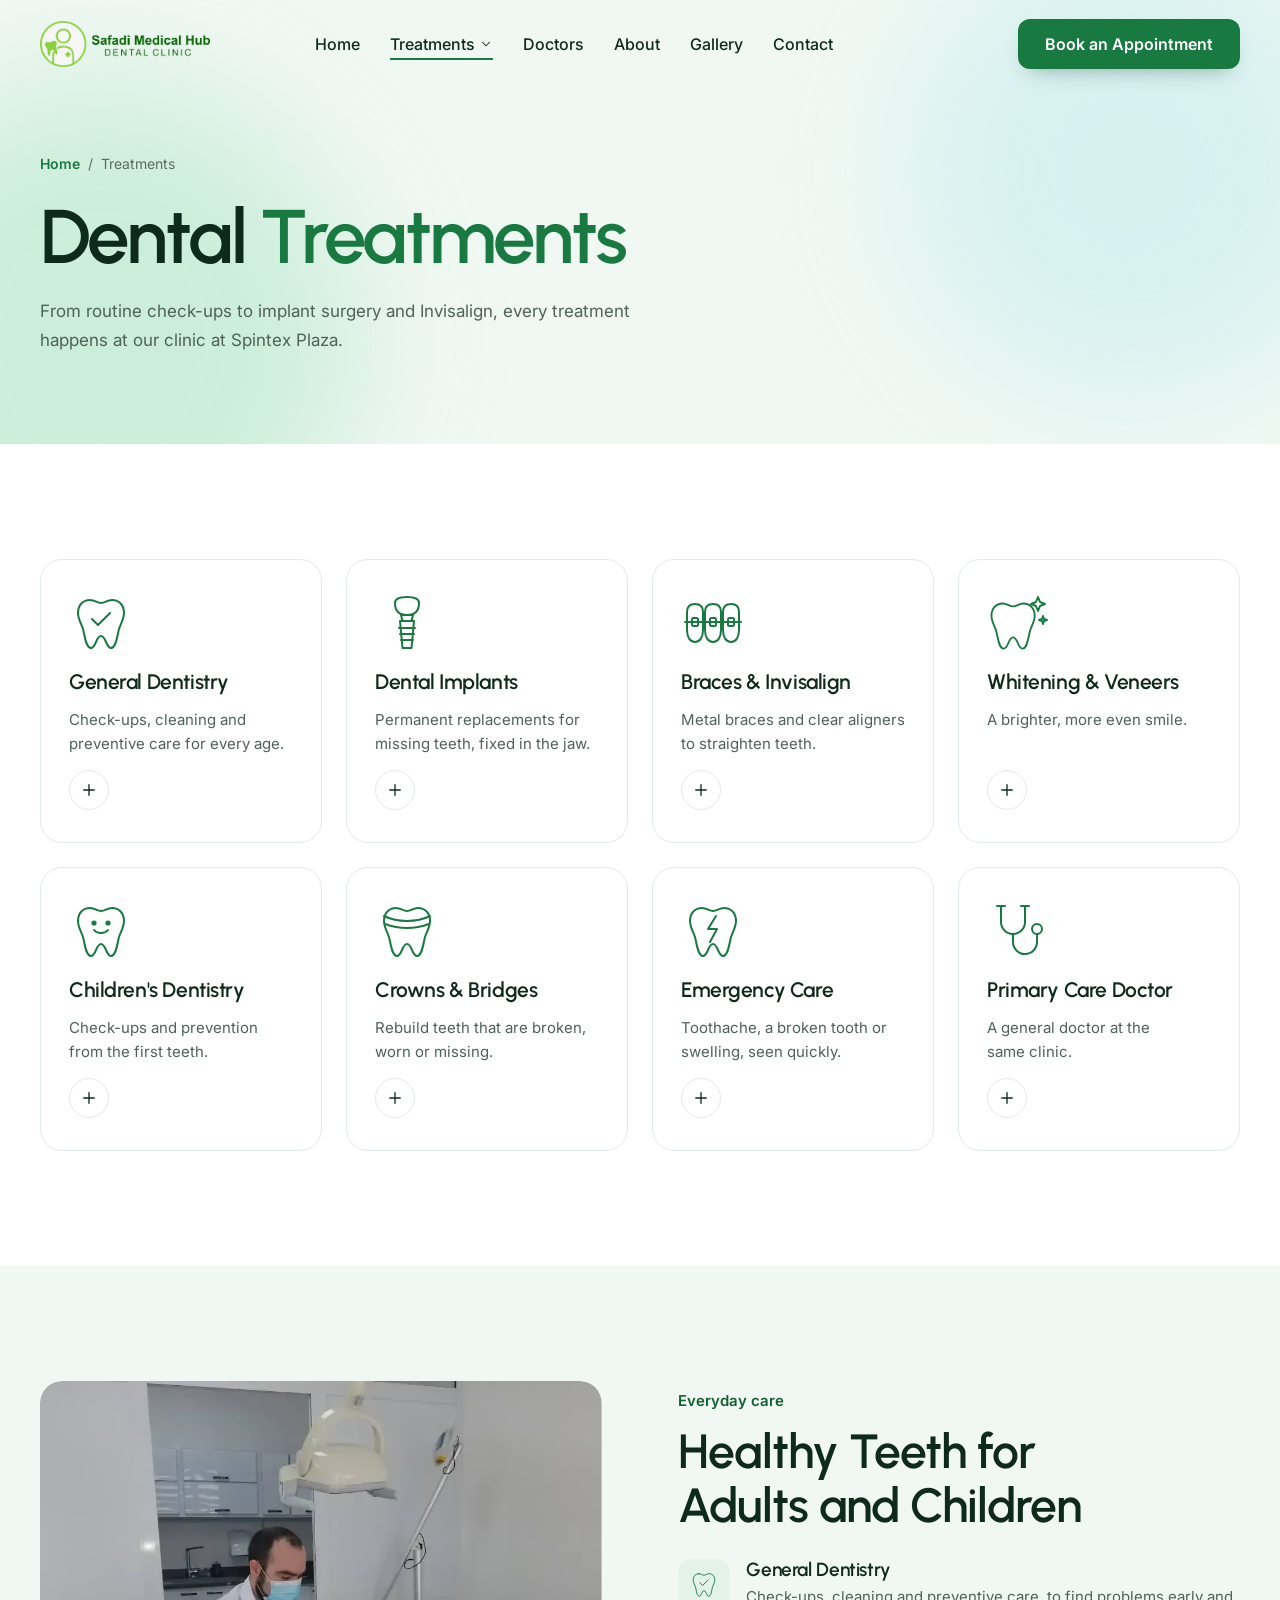
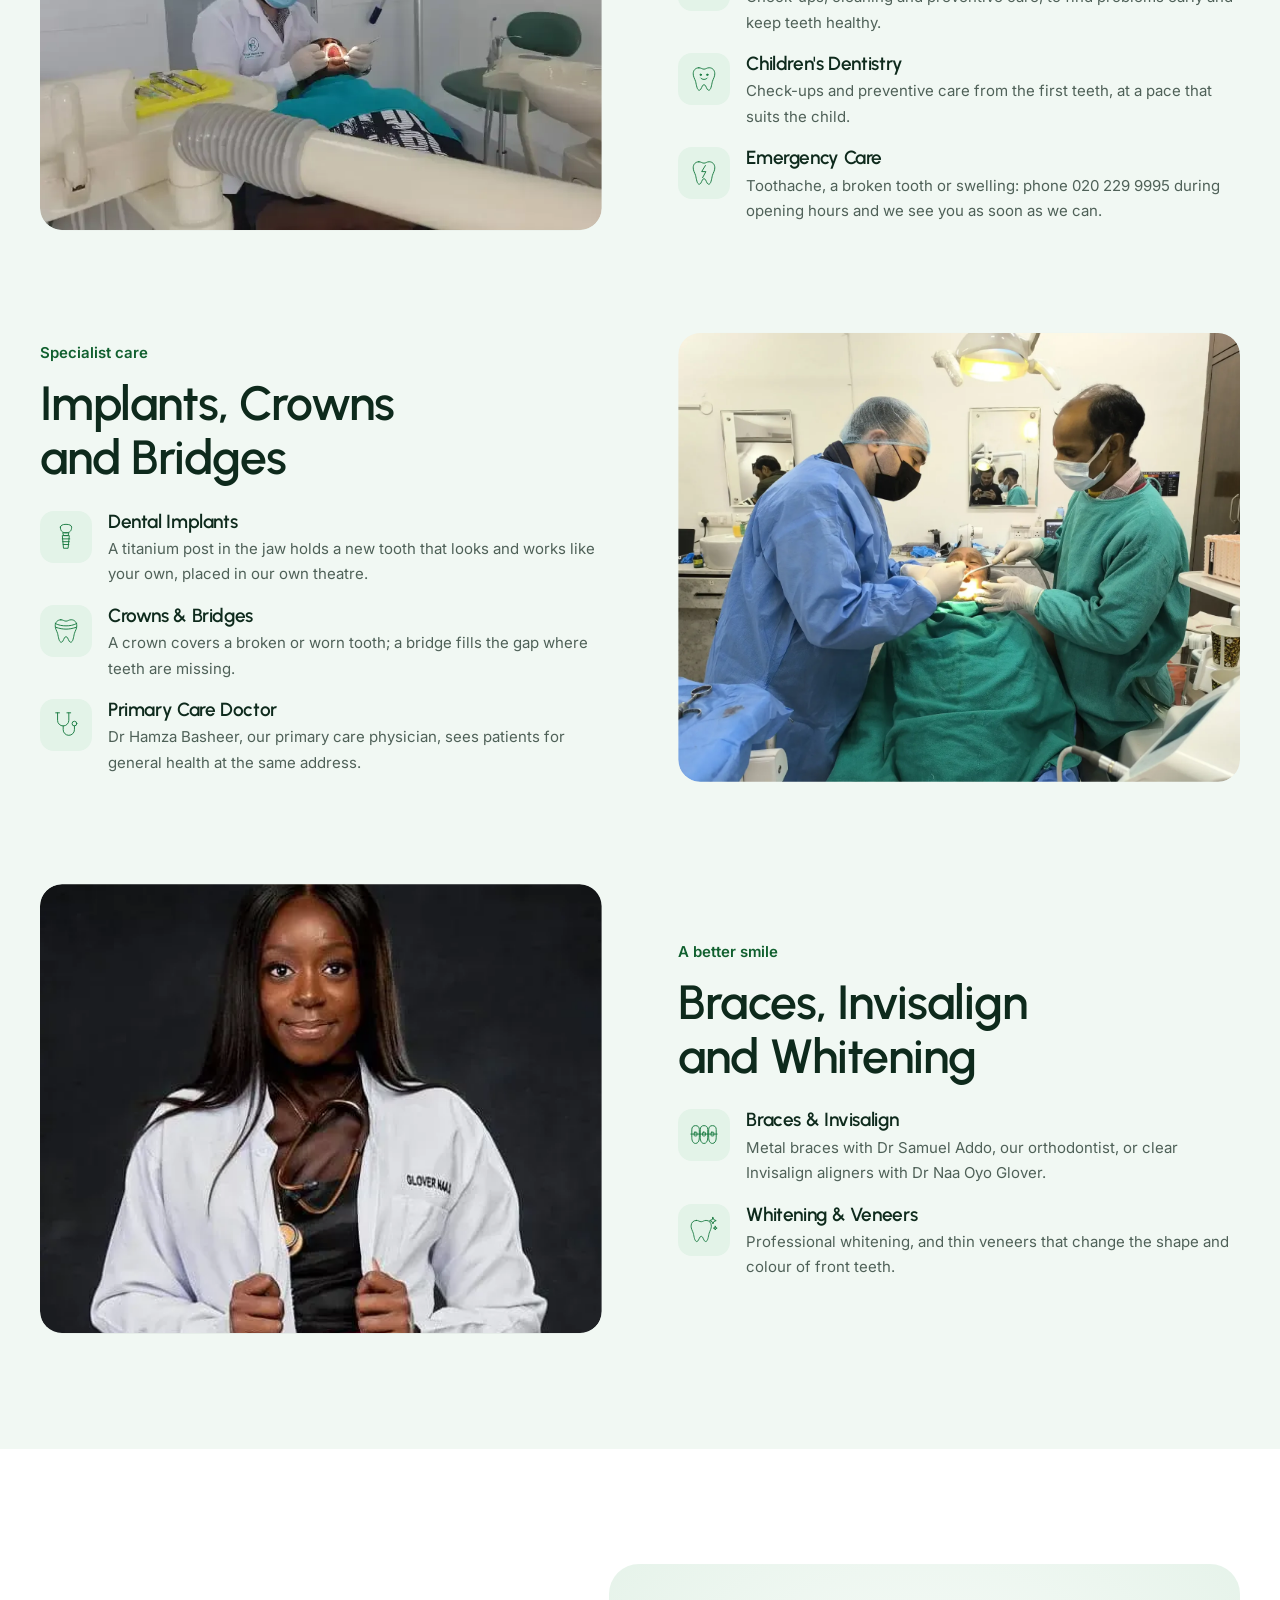
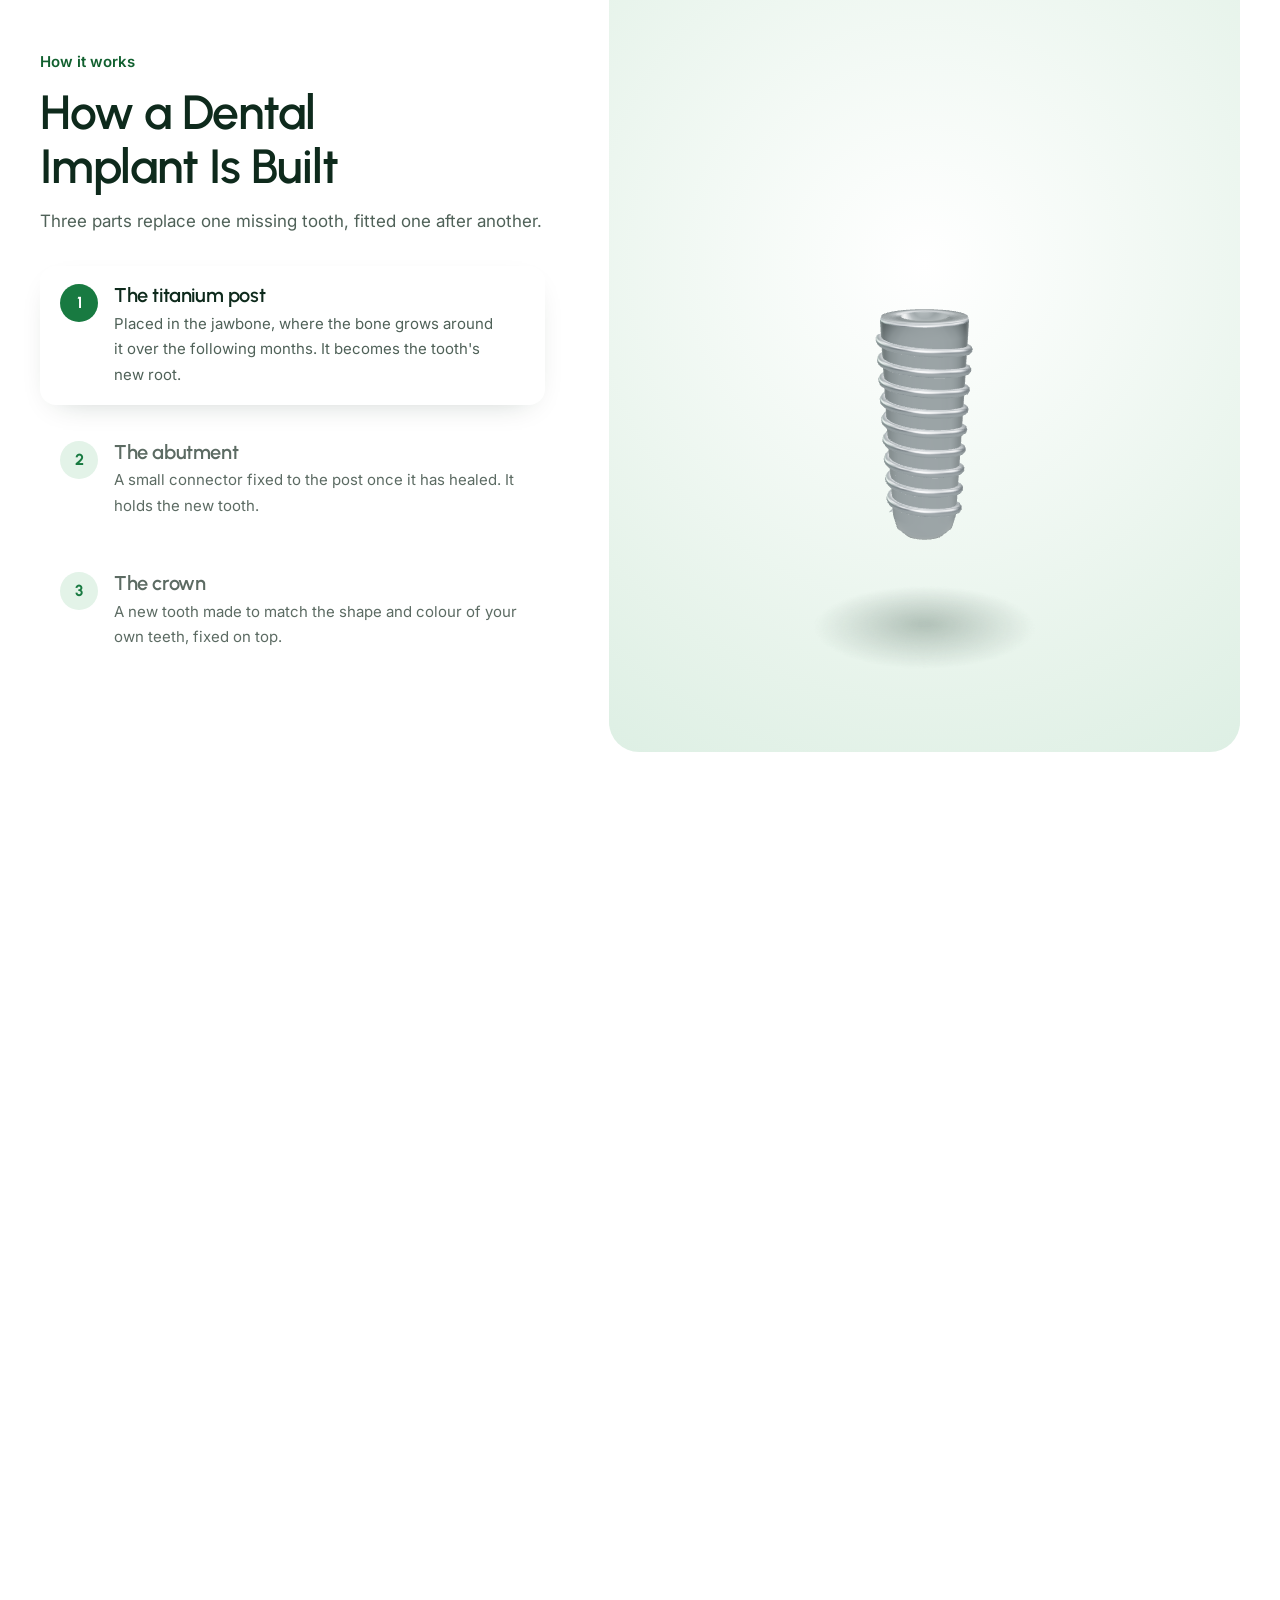
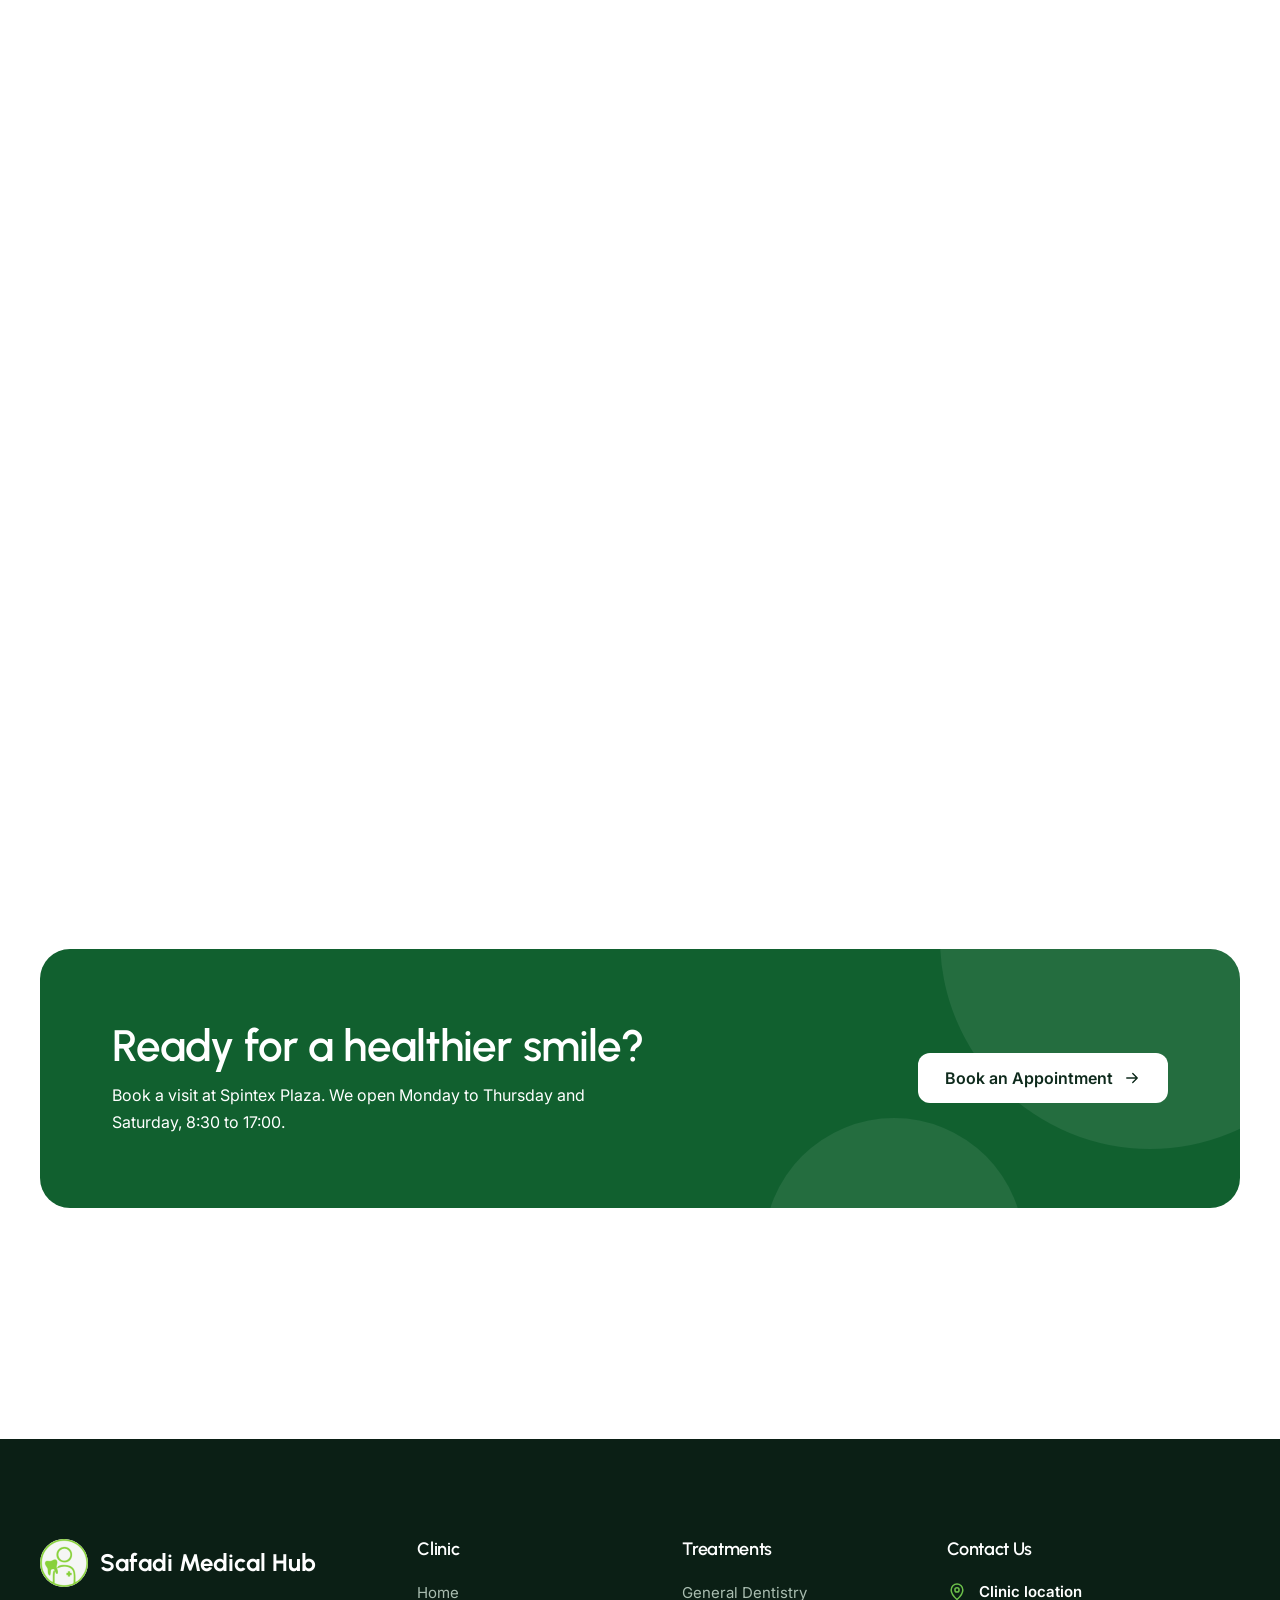
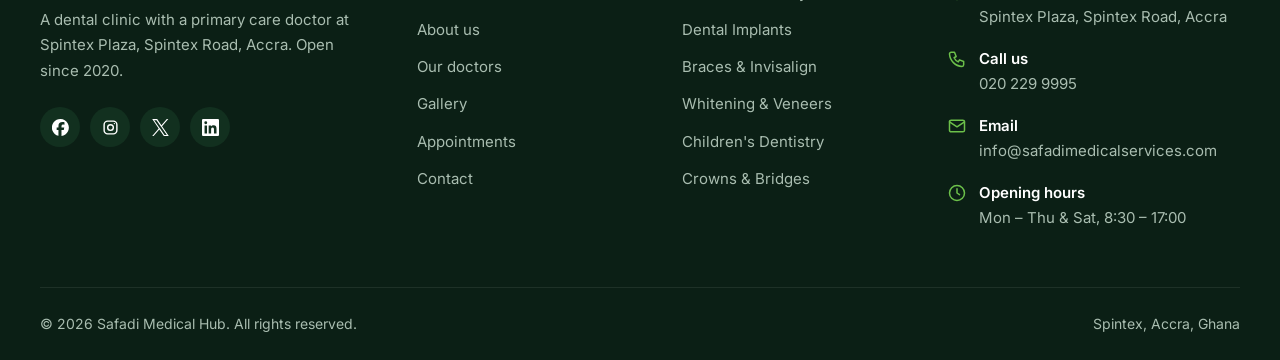
<file: our-services.html>
<!doctype html>
<html lang="en">
<head>
<meta charset="utf-8">
<meta name="viewport" content="width=device-width, initial-scale=1, viewport-fit=cover">
<title>Dental Treatments | Safadi Dental Clinic, Spintex, Accra</title>
<meta name="description" content="General and children's dentistry, implants, crowns, braces, Invisalign, whitening, emergency care and a primary care doctor at Spintex Plaza, Accra.">
<meta property="og:type" content="website">
<meta property="og:title" content="Dental Treatments | Safadi Dental Clinic, Spintex, Accra">
<meta property="og:description" content="General and children's dentistry, implants, crowns, braces, Invisalign, whitening, emergency care and a primary care doctor at Spintex Plaza, Accra.">
<meta property="og:image" content="img/room-green.webp">
<meta name="twitter:card" content="summary_large_image">
<link rel="icon" href="favicon.png" type="image/png">
<meta name="theme-color" content="#ffffff">
<!-- <link rel="canonical" href="https://safadimedicalservices.com/our-services.html"> : switch on when this build replaces the live site -->
<link rel="preconnect" href="https://fonts.googleapis.com">
<link rel="preconnect" href="https://fonts.gstatic.com" crossorigin>
<link href="https://fonts.googleapis.com/css2?family=Inter:wght@400;500;600&family=Urbanist:wght@500;600;700&display=swap" rel="stylesheet">
<link rel="stylesheet" href="css/theme.css">
<script>document.documentElement.classList.add('js');setTimeout(function(){var r=document.documentElement;if(!r.classList.contains('site-ready'))r.classList.add('rv-safe','is-loaded')},3000)</script>
</head>
<body>
<a class="skip-link" href="#main">Skip to content</a>
<header class="header">
  <div class="container header__in">
    <a class="logo" href="index.html" aria-label="Safadi Medical Hub Dental Clinic, home"><img src="img/logo.png" alt="Safadi Medical Hub Dental Clinic" width="440" height="119"></a>
    <nav class="nav" aria-label="Main">
      <ul class="nav__list">
        <li class="nav__item"><a class="nav__link" href="index.html">Home</a></li>
        <li class="nav__item"><a class="nav__link" href="our-services.html" aria-current="page">Treatments <svg viewBox="0 0 24 24" fill="none" stroke="currentColor" stroke-width="1.8" stroke-linecap="round" stroke-linejoin="round" aria-hidden="true"><path d="m6 9 6 6 6-6"/></svg></a>
          <div class="nav__drop"><a href="our-services.html#general">General Dentistry</a><a href="our-services.html#implants">Dental Implants</a><a href="our-services.html#orthodontics">Braces & Invisalign</a><a href="our-services.html#cosmetic">Whitening & Veneers</a><a href="our-services.html#children">Children's Dentistry</a><a href="our-services.html#restorative">Crowns & Bridges</a><a href="our-services.html#emergency">Emergency Care</a><a href="our-services.html#primary">Primary Care Doctor</a></div>
        </li>
        <li class="nav__item"><a class="nav__link" href="our-team.html">Doctors</a></li>
        <li class="nav__item"><a class="nav__link" href="about-us.html">About</a></li>
        <li class="nav__item"><a class="nav__link" href="gallery.html">Gallery</a></li>
        <li class="nav__item"><a class="nav__link" href="contact-us.html">Contact</a></li>
      </ul>
      <div class="nav__mobile-cta"><a class="btn btn--primary" href="appointment.html">Book an Appointment</a></div>
    </nav>
    <div class="header__cta">
      <a class="btn btn--primary" href="appointment.html">Book an Appointment</a>
      <button class="menu-btn" type="button" aria-label="Menu" aria-expanded="false"><span></span></button>
    </div>
  </div>
</header>

<main id="main">
  <section class="page-head">
    <span class="glow glow--a" aria-hidden="true"></span><span class="glow glow--b" aria-hidden="true"></span>
    <div class="container">
      <p class="crumbs"><a href="index.html">Home</a><span aria-hidden="true">/</span><span>Treatments</span></p>
      <h1 data-reveal>Dental <span class="accent">Treatments</span></h1>
      <p class="lead" data-reveal style="--d:1">From routine check-ups to implant surgery and Invisalign, every treatment happens at our clinic at Spintex Plaza.</p>
    </div>
  </section>

  <section class="section" aria-labelledby="all-h">
    <div class="container">
      <h2 class="sr-only" id="all-h">All treatments</h2>
      <div class="services" data-stagger>
        <a class="service" href="our-services.html#general">
          <span class="service__icon"><svg viewBox="0 0 64 64" fill="none" stroke="currentColor" stroke-width="2" stroke-linecap="round" stroke-linejoin="round" aria-hidden="true"><path d="M21 8c-7 0-12 5-12 13 0 6 3 10 5 16 2 8 3 19 8 19s5-12 10-12 5 12 10 12 6-11 8-19c2-6 5-10 5-16 0-8-5-13-12-13-5 0-7 3-11 3s-6-3-11-3z"/><path d="m23 27 6 6 12-12"/></svg></span>
          <h3>General Dentistry</h3>
          <p>Check-ups, cleaning and preventive care for every age.</p>
          <span class="service__more" aria-hidden="true"><svg viewBox="0 0 24 24" fill="none" stroke="currentColor" stroke-width="1.8" stroke-linecap="round" stroke-linejoin="round" aria-hidden="true"><path d="M12 5v14M5 12h14"/></svg></span>
        </a>
        <a class="service" href="our-services.html#implants">
          <span class="service__icon"><svg viewBox="0 0 64 64" fill="none" stroke="currentColor" stroke-width="2" stroke-linecap="round" stroke-linejoin="round" aria-hidden="true"><path d="M20 11c0-4 5-6 12-6s12 2 12 6c0 7-3 12-12 12S20 18 20 11z"/><path d="M26 23h12l-1.5 6h-9z"/><path d="M25 29h14l-2.5 27h-9z"/><path d="M24 36h16M25 42h14M26 48h12"/></svg></span>
          <h3>Dental Implants</h3>
          <p>Permanent replacements for missing teeth, fixed in the jaw.</p>
          <span class="service__more" aria-hidden="true"><svg viewBox="0 0 24 24" fill="none" stroke="currentColor" stroke-width="1.8" stroke-linecap="round" stroke-linejoin="round" aria-hidden="true"><path d="M12 5v14M5 12h14"/></svg></span>
        </a>
        <a class="service" href="our-services.html#orthodontics">
          <span class="service__icon"><svg viewBox="0 0 64 64" fill="none" stroke="currentColor" stroke-width="2" stroke-linecap="round" stroke-linejoin="round" aria-hidden="true"><path d="M6 20c0-5 3-8 8-8s8 3 8 8v18c0 7-3 12-8 12s-8-5-8-12zM24 20c0-5 3-8 8-8s8 3 8 8v18c0 7-3 12-8 12s-8-5-8-12zM42 20c0-5 3-8 8-8s8 3 8 8v18c0 7-3 12-8 12s-8-5-8-12z"/><path d="M4 30h56"/><rect x="11" y="26" width="6" height="8" rx="1.5"/><rect x="29" y="26" width="6" height="8" rx="1.5"/><rect x="47" y="26" width="6" height="8" rx="1.5"/></svg></span>
          <h3>Braces & Invisalign</h3>
          <p>Metal braces and clear aligners to straighten teeth.</p>
          <span class="service__more" aria-hidden="true"><svg viewBox="0 0 24 24" fill="none" stroke="currentColor" stroke-width="1.8" stroke-linecap="round" stroke-linejoin="round" aria-hidden="true"><path d="M12 5v14M5 12h14"/></svg></span>
        </a>
        <a class="service" href="our-services.html#cosmetic">
          <span class="service__icon"><svg viewBox="0 0 64 64" fill="none" stroke="currentColor" stroke-width="2" stroke-linecap="round" stroke-linejoin="round" aria-hidden="true"><path d="M21 8c-7 0-12 5-12 13 0 6 3 10 5 16 2 8 3 19 8 19s5-12 10-12 5 12 10 12 6-11 8-19c2-6 5-10 5-16 0-8-5-13-12-13-5 0-7 3-11 3s-6-3-11-3z" transform="translate(-4 4) scale(.94)"/><path d="m51 5 2 5 5 2-5 2-2 5-2-5-5-2 5-2zM56 24l1 3 3 1-3 1-1 3-1-3-3-1 3-1z"/></svg></span>
          <h3>Whitening & Veneers</h3>
          <p>A brighter, more even smile.</p>
          <span class="service__more" aria-hidden="true"><svg viewBox="0 0 24 24" fill="none" stroke="currentColor" stroke-width="1.8" stroke-linecap="round" stroke-linejoin="round" aria-hidden="true"><path d="M12 5v14M5 12h14"/></svg></span>
        </a>
        <a class="service" href="our-services.html#children">
          <span class="service__icon"><svg viewBox="0 0 64 64" fill="none" stroke="currentColor" stroke-width="2" stroke-linecap="round" stroke-linejoin="round" aria-hidden="true"><path d="M21 8c-7 0-12 5-12 13 0 6 3 10 5 16 2 8 3 19 8 19s5-12 10-12 5 12 10 12 6-11 8-19c2-6 5-10 5-16 0-8-5-13-12-13-5 0-7 3-11 3s-6-3-11-3z"/><circle cx="25" cy="23" r="1.6" fill="currentColor"/><circle cx="39" cy="23" r="1.6" fill="currentColor"/><path d="M25 30c3 4 11 4 14 0"/></svg></span>
          <h3>Children's Dentistry</h3>
          <p>Check-ups and prevention from the first teeth.</p>
          <span class="service__more" aria-hidden="true"><svg viewBox="0 0 24 24" fill="none" stroke="currentColor" stroke-width="1.8" stroke-linecap="round" stroke-linejoin="round" aria-hidden="true"><path d="M12 5v14M5 12h14"/></svg></span>
        </a>
        <a class="service" href="our-services.html#restorative">
          <span class="service__icon"><svg viewBox="0 0 64 64" fill="none" stroke="currentColor" stroke-width="2" stroke-linecap="round" stroke-linejoin="round" aria-hidden="true"><path d="M21 8c-7 0-12 5-12 13 0 6 3 10 5 16 2 8 3 19 8 19s5-12 10-12 5 12 10 12 6-11 8-19c2-6 5-10 5-16 0-8-5-13-12-13-5 0-7 3-11 3s-6-3-11-3z"/><path d="M10 24c8 3 16 4 22 4s14-1 22-4"/><path d="M9 16c8 4 15 5 23 5s15-1 23-5"/></svg></span>
          <h3>Crowns & Bridges</h3>
          <p>Rebuild teeth that are broken, worn or missing.</p>
          <span class="service__more" aria-hidden="true"><svg viewBox="0 0 24 24" fill="none" stroke="currentColor" stroke-width="1.8" stroke-linecap="round" stroke-linejoin="round" aria-hidden="true"><path d="M12 5v14M5 12h14"/></svg></span>
        </a>
        <a class="service" href="our-services.html#emergency">
          <span class="service__icon"><svg viewBox="0 0 64 64" fill="none" stroke="currentColor" stroke-width="2" stroke-linecap="round" stroke-linejoin="round" aria-hidden="true"><path d="M21 8c-7 0-12 5-12 13 0 6 3 10 5 16 2 8 3 19 8 19s5-12 10-12 5 12 10 12 6-11 8-19c2-6 5-10 5-16 0-8-5-13-12-13-5 0-7 3-11 3s-6-3-11-3z"/><path d="m35 16-8 13h9l-7 13"/></svg></span>
          <h3>Emergency Care</h3>
          <p>Toothache, a broken tooth or swelling, seen quickly.</p>
          <span class="service__more" aria-hidden="true"><svg viewBox="0 0 24 24" fill="none" stroke="currentColor" stroke-width="1.8" stroke-linecap="round" stroke-linejoin="round" aria-hidden="true"><path d="M12 5v14M5 12h14"/></svg></span>
        </a>
        <a class="service" href="our-services.html#primary">
          <span class="service__icon"><svg viewBox="0 0 64 64" fill="none" stroke="currentColor" stroke-width="2" stroke-linecap="round" stroke-linejoin="round" aria-hidden="true"><path d="M14 6v16a12 12 0 0 0 24 0V6"/><path d="M10 6h8M34 6h8"/><path d="M26 34v8a12 12 0 0 0 24 0v-8"/><circle cx="50" cy="29" r="5"/></svg></span>
          <h3>Primary Care Doctor</h3>
          <p>A general doctor at the same clinic.</p>
          <span class="service__more" aria-hidden="true"><svg viewBox="0 0 24 24" fill="none" stroke="currentColor" stroke-width="1.8" stroke-linecap="round" stroke-linejoin="round" aria-hidden="true"><path d="M12 5v14M5 12h14"/></svg></span>
        </a>
      </div>
    </div>
  </section>

  <section class="section section--tint">
    <div class="container">
      <div class="feature">
        <div class="feature__media rv-photo"><img src="img/treatment.webp" alt="A Safadi dentist treating a patient in the dental chair" loading="lazy"></div>
        <div>
          <p class="eyebrow" data-reveal>Everyday care</p>
          <h2 class="h2" data-reveal style="--d:1">Healthy Teeth for Adults and Children</h2>
          <ul class="feature__list" data-stagger>
            <li id="general" style="scroll-margin-top:110px"><span class="ic"><svg viewBox="0 0 64 64" fill="none" stroke="currentColor" stroke-width="2" stroke-linecap="round" stroke-linejoin="round" aria-hidden="true"><path d="M21 8c-7 0-12 5-12 13 0 6 3 10 5 16 2 8 3 19 8 19s5-12 10-12 5 12 10 12 6-11 8-19c2-6 5-10 5-16 0-8-5-13-12-13-5 0-7 3-11 3s-6-3-11-3z"/><path d="m23 27 6 6 12-12"/></svg></span><div><h3>General Dentistry</h3><p>Check-ups, cleaning and preventive care, to find problems early and keep teeth healthy.</p></div></li>
            <li id="children" style="scroll-margin-top:110px"><span class="ic"><svg viewBox="0 0 64 64" fill="none" stroke="currentColor" stroke-width="2" stroke-linecap="round" stroke-linejoin="round" aria-hidden="true"><path d="M21 8c-7 0-12 5-12 13 0 6 3 10 5 16 2 8 3 19 8 19s5-12 10-12 5 12 10 12 6-11 8-19c2-6 5-10 5-16 0-8-5-13-12-13-5 0-7 3-11 3s-6-3-11-3z"/><circle cx="25" cy="23" r="1.6" fill="currentColor"/><circle cx="39" cy="23" r="1.6" fill="currentColor"/><path d="M25 30c3 4 11 4 14 0"/></svg></span><div><h3>Children's Dentistry</h3><p>Check-ups and preventive care from the first teeth, at a pace that suits the child.</p></div></li>
            <li id="emergency" style="scroll-margin-top:110px"><span class="ic"><svg viewBox="0 0 64 64" fill="none" stroke="currentColor" stroke-width="2" stroke-linecap="round" stroke-linejoin="round" aria-hidden="true"><path d="M21 8c-7 0-12 5-12 13 0 6 3 10 5 16 2 8 3 19 8 19s5-12 10-12 5 12 10 12 6-11 8-19c2-6 5-10 5-16 0-8-5-13-12-13-5 0-7 3-11 3s-6-3-11-3z"/><path d="m35 16-8 13h9l-7 13"/></svg></span><div><h3>Emergency Care</h3><p>Toothache, a broken tooth or swelling: phone 020 229 9995 during opening hours and we see you as soon as we can.</p></div></li>
          </ul>
        </div>
      </div>
      <div class="feature feature--flip">
        <div class="feature__media rv-photo"><img src="img/surgery.webp" alt="A surgeon and assistant operating on a patient under theatre lights" loading="lazy"></div>
        <div>
          <p class="eyebrow" data-reveal>Specialist care</p>
          <h2 class="h2" data-reveal style="--d:1">Implants, Crowns and Bridges</h2>
          <ul class="feature__list" data-stagger>
            <li id="implants" style="scroll-margin-top:110px"><span class="ic"><svg viewBox="0 0 64 64" fill="none" stroke="currentColor" stroke-width="2" stroke-linecap="round" stroke-linejoin="round" aria-hidden="true"><path d="M20 11c0-4 5-6 12-6s12 2 12 6c0 7-3 12-12 12S20 18 20 11z"/><path d="M26 23h12l-1.5 6h-9z"/><path d="M25 29h14l-2.5 27h-9z"/><path d="M24 36h16M25 42h14M26 48h12"/></svg></span><div><h3>Dental Implants</h3><p>A titanium post in the jaw holds a new tooth that looks and works like your own, placed in our own theatre.</p></div></li>
            <li id="restorative" style="scroll-margin-top:110px"><span class="ic"><svg viewBox="0 0 64 64" fill="none" stroke="currentColor" stroke-width="2" stroke-linecap="round" stroke-linejoin="round" aria-hidden="true"><path d="M21 8c-7 0-12 5-12 13 0 6 3 10 5 16 2 8 3 19 8 19s5-12 10-12 5 12 10 12 6-11 8-19c2-6 5-10 5-16 0-8-5-13-12-13-5 0-7 3-11 3s-6-3-11-3z"/><path d="M10 24c8 3 16 4 22 4s14-1 22-4"/><path d="M9 16c8 4 15 5 23 5s15-1 23-5"/></svg></span><div><h3>Crowns & Bridges</h3><p>A crown covers a broken or worn tooth; a bridge fills the gap where teeth are missing.</p></div></li>
            <li id="primary" style="scroll-margin-top:110px"><span class="ic"><svg viewBox="0 0 64 64" fill="none" stroke="currentColor" stroke-width="2" stroke-linecap="round" stroke-linejoin="round" aria-hidden="true"><path d="M14 6v16a12 12 0 0 0 24 0V6"/><path d="M10 6h8M34 6h8"/><path d="M26 34v8a12 12 0 0 0 24 0v-8"/><circle cx="50" cy="29" r="5"/></svg></span><div><h3>Primary Care Doctor</h3><p>Dr Hamza Basheer, our primary care physician, sees patients for general health at the same address.</p></div></li>
          </ul>
        </div>
      </div>
      <div class="feature">
        <div class="feature__media rv-photo"><img src="img/dr-glover.webp" alt="Dr Naa Oyo Glover, dental surgeon, in a white coat" loading="lazy" style="object-position:50% 20%"></div>
        <div>
          <p class="eyebrow" data-reveal>A better smile</p>
          <h2 class="h2" data-reveal style="--d:1">Braces, Invisalign and Whitening</h2>
          <ul class="feature__list" data-stagger>
            <li id="orthodontics" style="scroll-margin-top:110px"><span class="ic"><svg viewBox="0 0 64 64" fill="none" stroke="currentColor" stroke-width="2" stroke-linecap="round" stroke-linejoin="round" aria-hidden="true"><path d="M6 20c0-5 3-8 8-8s8 3 8 8v18c0 7-3 12-8 12s-8-5-8-12zM24 20c0-5 3-8 8-8s8 3 8 8v18c0 7-3 12-8 12s-8-5-8-12zM42 20c0-5 3-8 8-8s8 3 8 8v18c0 7-3 12-8 12s-8-5-8-12z"/><path d="M4 30h56"/><rect x="11" y="26" width="6" height="8" rx="1.5"/><rect x="29" y="26" width="6" height="8" rx="1.5"/><rect x="47" y="26" width="6" height="8" rx="1.5"/></svg></span><div><h3>Braces & Invisalign</h3><p>Metal braces with Dr Samuel Addo, our orthodontist, or clear Invisalign aligners with Dr Naa Oyo Glover.</p></div></li>
            <li id="cosmetic" style="scroll-margin-top:110px"><span class="ic"><svg viewBox="0 0 64 64" fill="none" stroke="currentColor" stroke-width="2" stroke-linecap="round" stroke-linejoin="round" aria-hidden="true"><path d="M21 8c-7 0-12 5-12 13 0 6 3 10 5 16 2 8 3 19 8 19s5-12 10-12 5 12 10 12 6-11 8-19c2-6 5-10 5-16 0-8-5-13-12-13-5 0-7 3-11 3s-6-3-11-3z" transform="translate(-4 4) scale(.94)"/><path d="m51 5 2 5 5 2-5 2-2 5-2-5-5-2 5-2zM56 24l1 3 3 1-3 1-1 3-1-3-3-1 3-1z"/></svg></span><div><h3>Whitening & Veneers</h3><p>Professional whitening, and thin veneers that change the shape and colour of front teeth.</p></div></li>
          </ul>
        </div>
      </div>
    </div>
  </section>

  <section class="section implant3d" id="implant-build" aria-labelledby="implant-h">
    <div class="container implant3d__pin">
      <div>
        <p class="eyebrow">How it works</p>
        <h2 class="h2" id="implant-h">How a Dental Implant Is Built</h2>
        <p class="lead" style="margin-top:14px">Three parts replace one missing tooth, fitted one after another.</p>
        <ol class="implant3d__steps">
          <li class="implant3d__step is-active"><h3>The titanium post</h3><p>Placed in the jawbone, where the bone grows around it over the following months. It becomes the tooth's new root.</p></li>
          <li class="implant3d__step"><h3>The abutment</h3><p>A small connector fixed to the post once it has healed. It holds the new tooth.</p></li>
          <li class="implant3d__step"><h3>The crown</h3><p>A new tooth made to match the shape and colour of your own teeth, fixed on top.</p></li>
        </ol>
      </div>
      <div class="implant3d__stage"><img src="img/surgery-team.webp" alt="Two Safadi surgeons in green gowns operating on a patient" loading="lazy"></div>
    </div>
  </section>

  <section class="section section--flush-top" aria-label="Book an appointment">
    <div class="container">
      <div class="cta" data-reveal="zoom">
        <div><h2>Ready for a healthier smile?</h2><p>Book a visit at Spintex Plaza. We open Monday to Thursday and Saturday, 8:30 to 17:00.</p></div>
        <a class="btn btn--light" href="appointment.html">Book an Appointment <svg viewBox="0 0 24 24" fill="none" stroke="currentColor" stroke-width="1.8" stroke-linecap="round" stroke-linejoin="round" aria-hidden="true"><path d="M5 12h14M13 6l6 6-6 6"/></svg></a>
      </div>
    </div>
  </section>

</main>

<footer class="footer">
  <div class="container">
    <div class="footer__grid">
      <div>
        <a class="footer__brand" href="index.html"><img src="favicon.png" alt="" width="48" height="48">Safadi Medical Hub</a>
        <p class="footer__about">A dental clinic with a primary care doctor at Spintex Plaza, Spintex Road, Accra. Open since 2020.</p>
        <div class="socials">
          <a href="https://www.facebook.com/SMHDentalClinic/" aria-label="Facebook"><svg viewBox="0 0 24 24" aria-hidden="true"><path fill="currentColor" d="M9.1 23.7v-8H6.6V12h2.5v-1.6c0-4.1 1.8-6 5.9-6 .8 0 2.1.2 2.6.3v3.3l-1.4-.1c-2 0-2.8.8-2.8 2.7V12h3.9l-.7 3.7h-3.2v8.2A12 12 0 1 0 9.1 23.7z"/></svg></a>
          <a href="https://www.instagram.com/safadimedicalhub/" aria-label="Instagram"><svg viewBox="0 0 24 24" fill="none" stroke="currentColor" stroke-width="2" aria-hidden="true"><rect x="3" y="3" width="18" height="18" rx="5"/><circle cx="12" cy="12" r="4"/><circle cx="17.5" cy="6.5" r="1" fill="currentColor" stroke="none"/></svg></a>
          <a href="https://x.com/hubsafadi" aria-label="X"><svg viewBox="0 0 24 24" aria-hidden="true"><path fill="currentColor" d="M14.2 10.2 23 0h-2.1l-7.6 8.8L7.3 0H.3l9.1 13.3L.3 24h2l8-9.3 6.4 9.3h7zM11.4 13.5l-.9-1.3L3.1 1.6h3.2l5.9 8.5.9 1.3 7.8 11.1h-3.2z"/></svg></a>
          <a href="https://gh.linkedin.com/company/safadi-mh-dental-clinic" aria-label="LinkedIn"><svg viewBox="0 0 24 24" aria-hidden="true"><path fill="currentColor" d="M20.4 20.5h-3.5v-5.6c0-1.3 0-3-1.9-3s-2.1 1.4-2.1 2.9v5.7H9.4V9h3.4v1.6c.5-.9 1.6-1.9 3.4-1.9 3.6 0 4.3 2.4 4.3 5.5v6.3zM5.3 7.4a2 2 0 1 1 0-4.1 2 2 0 0 1 0 4.1zM7.1 20.5H3.6V9h3.5zM22.2 0H1.8C.8 0 0 .8 0 1.7v20.5c0 1 .8 1.8 1.8 1.8h20.4c1 0 1.8-.8 1.8-1.8V1.7C24 .8 23.2 0 22.2 0z"/></svg></a>
        </div>
      </div>
      <div><h3>Clinic</h3><ul class="footer__links"><li><a href="index.html">Home</a></li><li><a href="about-us.html">About us</a></li><li><a href="our-team.html">Our doctors</a></li><li><a href="gallery.html">Gallery</a></li><li><a href="appointment.html">Appointments</a></li><li><a href="contact-us.html">Contact</a></li></ul></div>
      <div><h3>Treatments</h3><ul class="footer__links"><li><a href="our-services.html#general">General Dentistry</a></li><li><a href="our-services.html#implants">Dental Implants</a></li><li><a href="our-services.html#orthodontics">Braces & Invisalign</a></li><li><a href="our-services.html#cosmetic">Whitening & Veneers</a></li><li><a href="our-services.html#children">Children's Dentistry</a></li><li><a href="our-services.html#restorative">Crowns & Bridges</a></li></ul></div>
      <div><h3>Contact Us</h3>
        <ul class="footer__contact">
          <li><svg viewBox="0 0 24 24" fill="none" stroke="currentColor" stroke-width="1.8" stroke-linecap="round" stroke-linejoin="round" aria-hidden="true"><path d="M12 21s-7-6.2-7-11.5a7 7 0 0 1 14 0C19 14.8 12 21 12 21z"/><circle cx="12" cy="9.5" r="2.5"/></svg><span><strong>Clinic location</strong>Spintex Plaza, Spintex Road, Accra</span></li>
          <li><svg viewBox="0 0 24 24" fill="none" stroke="currentColor" stroke-width="1.8" stroke-linecap="round" stroke-linejoin="round" aria-hidden="true"><path d="M5 4h4l2 5-2.5 1.5a11 11 0 0 0 5 5L15 13l5 2v4a2 2 0 0 1-2 2A16 16 0 0 1 3 6a2 2 0 0 1 2-2"/></svg><span><strong>Call us</strong><a href="tel:+233202299995">020 229 9995</a></span></li>
          <li><svg viewBox="0 0 24 24" fill="none" stroke="currentColor" stroke-width="1.8" stroke-linecap="round" stroke-linejoin="round" aria-hidden="true"><rect x="3" y="5" width="18" height="14" rx="2"/><path d="m3 7 9 6 9-6"/></svg><span><strong>Email</strong><a href="mailto:info@safadimedicalservices.com">info@safadimedicalservices.com</a></span></li>
          <li><svg viewBox="0 0 24 24" fill="none" stroke="currentColor" stroke-width="1.8" stroke-linecap="round" stroke-linejoin="round" aria-hidden="true"><circle cx="12" cy="12" r="9"/><path d="M12 7v5l3 2"/></svg><span><strong>Opening hours</strong>Mon – Thu &amp; Sat, 8:30 – 17:00</span></li>
        </ul>
      </div>
    </div>
    <div class="footer__bar"><span>&copy; 2026 Safadi Medical Hub. All rights reserved.</span><span>Spintex, Accra, Ghana</span></div>
  </div>
</footer>
<script type="module" src="js/site.js"></script>
<script type="module" src="js/implant3d.js"></script>
</body>
</html>
</file>
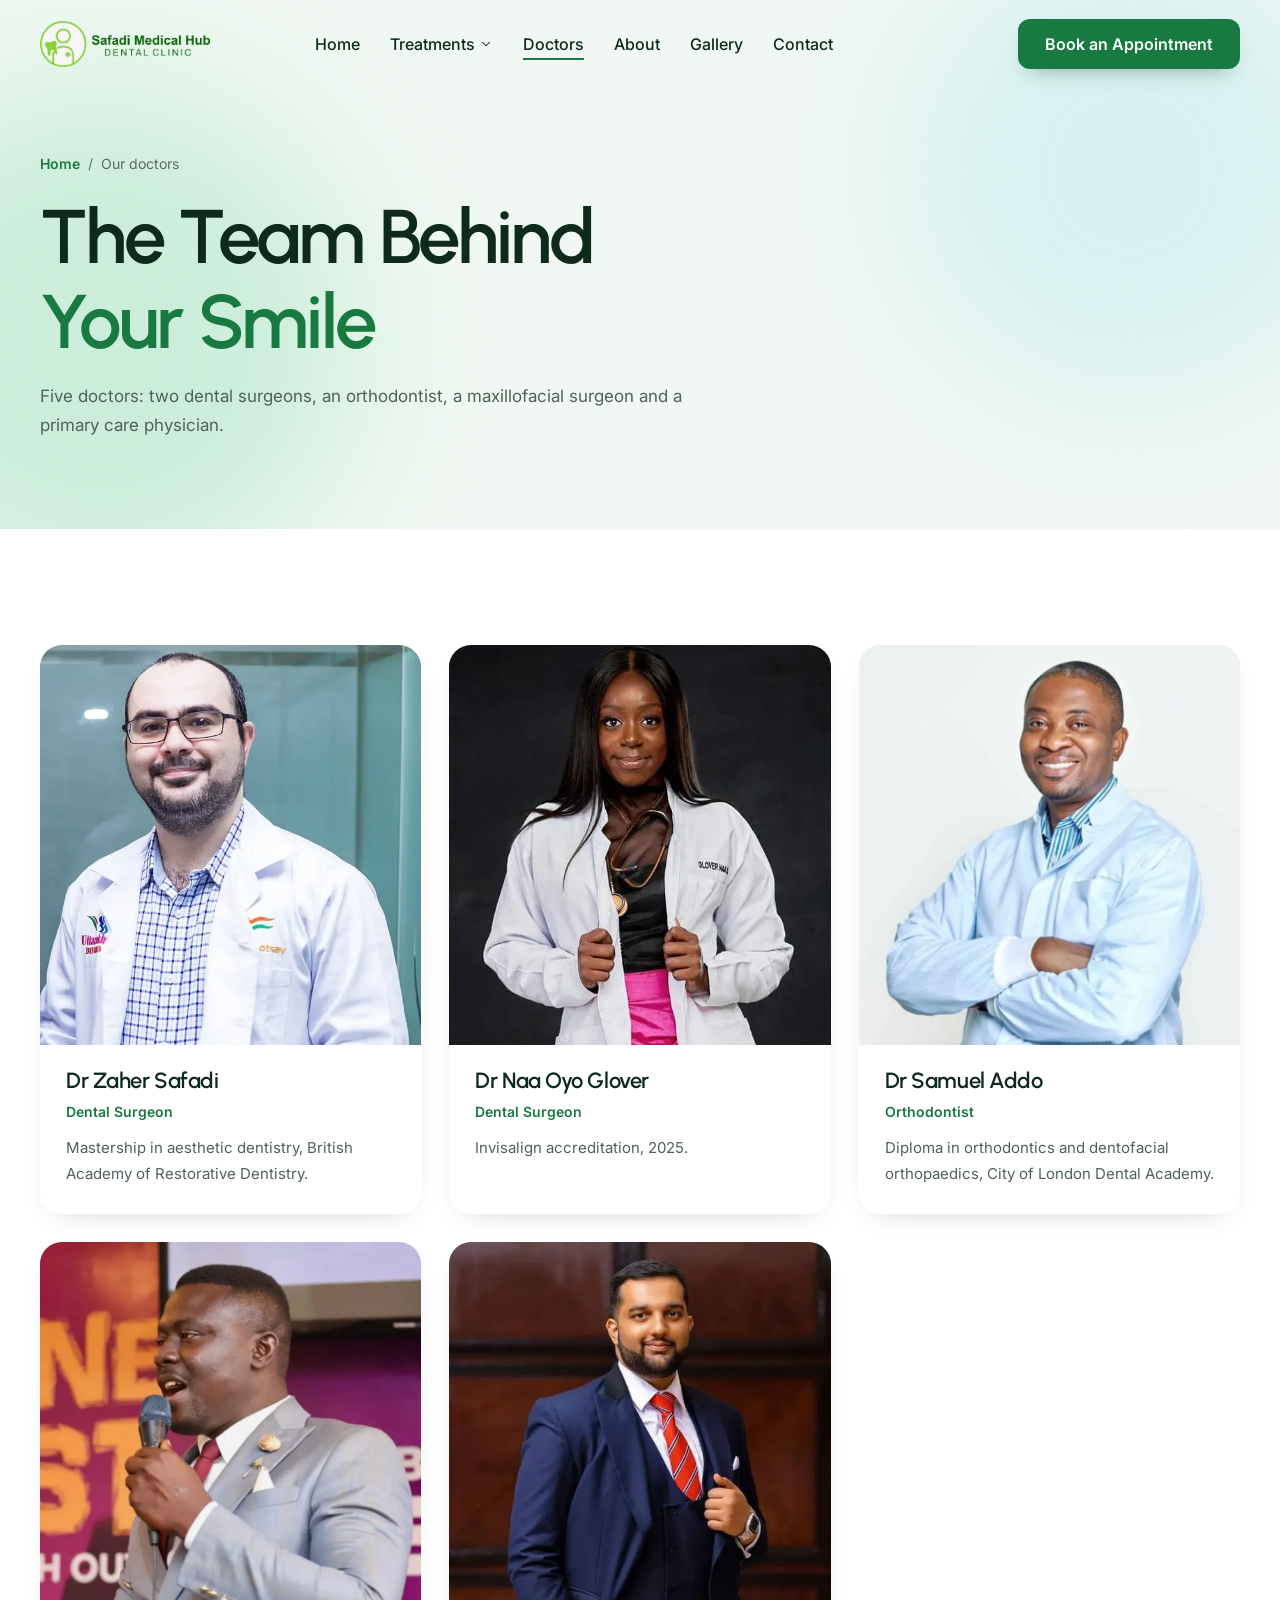
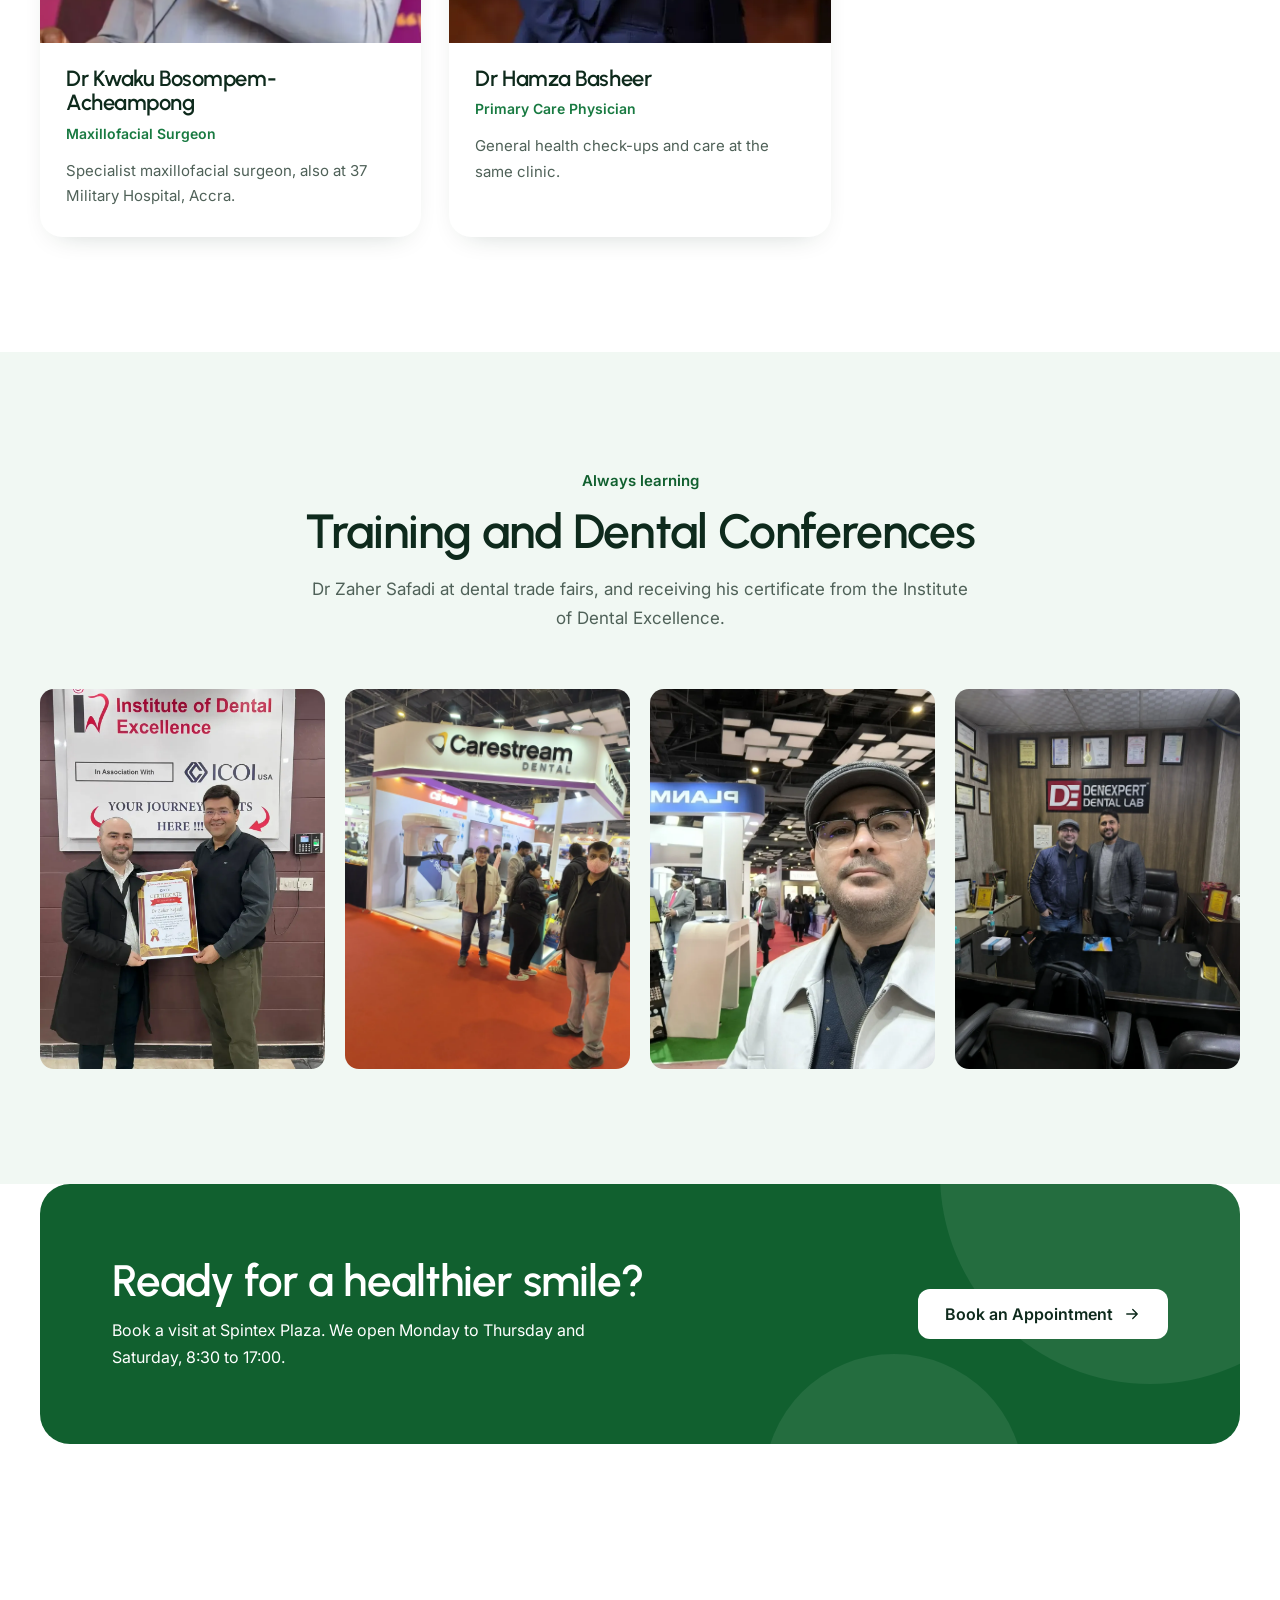
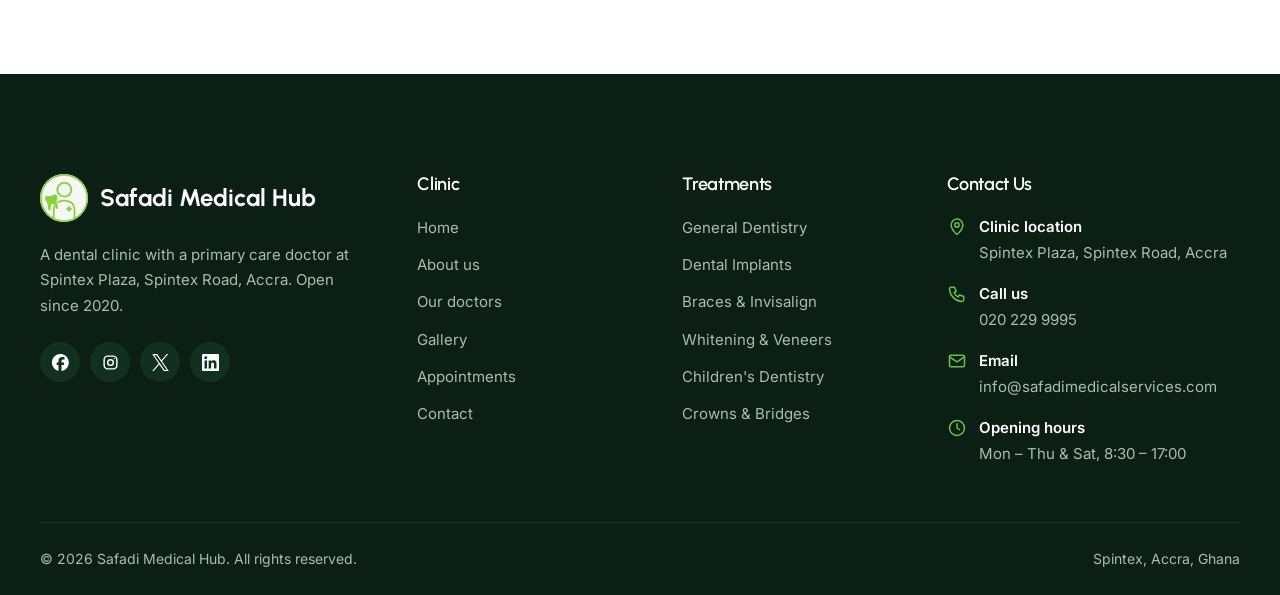
<file: our-team.html>
<!doctype html>
<html lang="en">
<head>
<meta charset="utf-8">
<meta name="viewport" content="width=device-width, initial-scale=1, viewport-fit=cover">
<title>Our Doctors | Safadi Dental Clinic, Spintex, Accra</title>
<meta name="description" content="Meet the five doctors at Safadi Dental Clinic: dental surgeons, an orthodontist, a maxillofacial surgeon and a primary care physician.">
<meta property="og:type" content="website">
<meta property="og:title" content="Our Doctors | Safadi Dental Clinic, Spintex, Accra">
<meta property="og:description" content="Meet the five doctors at Safadi Dental Clinic: dental surgeons, an orthodontist, a maxillofacial surgeon and a primary care physician.">
<meta property="og:image" content="img/room-green.webp">
<meta name="twitter:card" content="summary_large_image">
<link rel="icon" href="favicon.png" type="image/png">
<meta name="theme-color" content="#ffffff">
<!-- <link rel="canonical" href="https://safadimedicalservices.com/our-team.html"> : switch on when this build replaces the live site -->
<link rel="preconnect" href="https://fonts.googleapis.com">
<link rel="preconnect" href="https://fonts.gstatic.com" crossorigin>
<link href="https://fonts.googleapis.com/css2?family=Inter:wght@400;500;600&family=Urbanist:wght@500;600;700&display=swap" rel="stylesheet">
<link rel="stylesheet" href="css/theme.css">
<script>document.documentElement.classList.add('js');setTimeout(function(){var r=document.documentElement;if(!r.classList.contains('site-ready'))r.classList.add('rv-safe','is-loaded')},3000)</script>
</head>
<body>
<a class="skip-link" href="#main">Skip to content</a>
<header class="header">
  <div class="container header__in">
    <a class="logo" href="index.html" aria-label="Safadi Medical Hub Dental Clinic, home"><img src="img/logo.png" alt="Safadi Medical Hub Dental Clinic" width="440" height="119"></a>
    <nav class="nav" aria-label="Main">
      <ul class="nav__list">
        <li class="nav__item"><a class="nav__link" href="index.html">Home</a></li>
        <li class="nav__item"><a class="nav__link" href="our-services.html">Treatments <svg viewBox="0 0 24 24" fill="none" stroke="currentColor" stroke-width="1.8" stroke-linecap="round" stroke-linejoin="round" aria-hidden="true"><path d="m6 9 6 6 6-6"/></svg></a>
          <div class="nav__drop"><a href="our-services.html#general">General Dentistry</a><a href="our-services.html#implants">Dental Implants</a><a href="our-services.html#orthodontics">Braces & Invisalign</a><a href="our-services.html#cosmetic">Whitening & Veneers</a><a href="our-services.html#children">Children's Dentistry</a><a href="our-services.html#restorative">Crowns & Bridges</a><a href="our-services.html#emergency">Emergency Care</a><a href="our-services.html#primary">Primary Care Doctor</a></div>
        </li>
        <li class="nav__item"><a class="nav__link" href="our-team.html" aria-current="page">Doctors</a></li>
        <li class="nav__item"><a class="nav__link" href="about-us.html">About</a></li>
        <li class="nav__item"><a class="nav__link" href="gallery.html">Gallery</a></li>
        <li class="nav__item"><a class="nav__link" href="contact-us.html">Contact</a></li>
      </ul>
      <div class="nav__mobile-cta"><a class="btn btn--primary" href="appointment.html">Book an Appointment</a></div>
    </nav>
    <div class="header__cta">
      <a class="btn btn--primary" href="appointment.html">Book an Appointment</a>
      <button class="menu-btn" type="button" aria-label="Menu" aria-expanded="false"><span></span></button>
    </div>
  </div>
</header>

<main id="main">
  <section class="page-head">
    <span class="glow glow--a" aria-hidden="true"></span><span class="glow glow--b" aria-hidden="true"></span>
    <div class="container">
      <p class="crumbs"><a href="index.html">Home</a><span aria-hidden="true">/</span><span>Our doctors</span></p>
      <h1 data-reveal>The Team Behind <span class="accent">Your Smile</span></h1>
      <p class="lead" data-reveal style="--d:1">Five doctors: two dental surgeons, an orthodontist, a maxillofacial surgeon and a primary care physician.</p>
    </div>
  </section>

  <section class="section">
    <div class="container">
      <h2 class="sr-only">Our doctors</h2>
      <div class="doctors" data-stagger>
        <article class="doctor" id="zaher-safadi">
          <div class="doctor__photo"><img src="img/dr-zaher.webp" alt="Dr Zaher Safadi in a white coat" loading="lazy" style="view-transition-name: doc-zaher-safadi"></div>
          <div class="doctor__body"><h3>Dr Zaher Safadi</h3><span class="doctor__role">Dental Surgeon</span><p>Mastership in aesthetic dentistry, British Academy of Restorative Dentistry.</p></div>
        </article>
        <article class="doctor" id="naa-oyo-glover">
          <div class="doctor__photo"><img src="img/dr-glover.webp" alt="Dr Naa Oyo Glover in a white coat" loading="lazy" style="view-transition-name: doc-naa-oyo-glover"></div>
          <div class="doctor__body"><h3>Dr Naa Oyo Glover</h3><span class="doctor__role">Dental Surgeon</span><p>Invisalign accreditation, 2025.</p></div>
        </article>
        <article class="doctor" id="samuel-addo">
          <div class="doctor__photo"><img src="img/dr-addo.webp" alt="Dr Samuel Addo in a light blue coat, arms folded" loading="lazy" style="view-transition-name: doc-samuel-addo"></div>
          <div class="doctor__body"><h3>Dr Samuel Addo</h3><span class="doctor__role">Orthodontist</span><p>Diploma in orthodontics and dentofacial orthopaedics, City of London Dental Academy.</p></div>
        </article>
        <article class="doctor" id="kwaku-bosompem-acheampong">
          <div class="doctor__photo"><img src="img/dr-bosompem.webp" alt="Dr Kwaku Bosompem-Acheampong speaking into a microphone" loading="lazy" style="view-transition-name: doc-kwaku-bosompem-acheampong"></div>
          <div class="doctor__body"><h3>Dr Kwaku Bosompem-Acheampong</h3><span class="doctor__role">Maxillofacial Surgeon</span><p>Specialist maxillofacial surgeon, also at 37 Military Hospital, Accra.</p></div>
        </article>
        <article class="doctor" id="hamza-basheer">
          <div class="doctor__photo"><img src="img/dr-basheer.webp" alt="Dr Hamza Basheer in a navy suit and red tie" loading="lazy" style="view-transition-name: doc-hamza-basheer"></div>
          <div class="doctor__body"><h3>Dr Hamza Basheer</h3><span class="doctor__role">Primary Care Physician</span><p>General health check-ups and care at the same clinic.</p></div>
        </article>
      </div>
    </div>
  </section>

  <section class="section section--tint">
    <div class="container">
      <div class="section-head center">
        <p class="eyebrow" data-reveal>Always learning</p>
        <h2 class="h2" data-reveal style="--d:1">Training and Dental Conferences</h2>
        <p class="lead" data-reveal style="--d:2">Dr Zaher Safadi at dental trade fairs, and receiving his certificate from the Institute of Dental Excellence.</p>
      </div>
      <div class="strip" data-stagger>
        <img src="img/award-icoi.webp" alt="Dr Zaher Safadi receiving a framed certificate in front of an Institute of Dental Excellence banner" loading="lazy">
        <img src="img/expo-carestream.webp" alt="Dr Zaher Safadi at the Carestream Dental stand at a trade fair" loading="lazy">
        <img src="img/expo-planmeca.webp" alt="Dr Zaher Safadi at a dental trade fair next to the Planmeca stand" loading="lazy">
        <img src="img/dentexpert.webp" alt="Dr Zaher Safadi with a colleague at the DentExpert dental lab" loading="lazy">
      </div>
    </div>
  </section>

  <section class="section section--flush-top" aria-label="Book an appointment">
    <div class="container">
      <div class="cta" data-reveal="zoom">
        <div><h2>Ready for a healthier smile?</h2><p>Book a visit at Spintex Plaza. We open Monday to Thursday and Saturday, 8:30 to 17:00.</p></div>
        <a class="btn btn--light" href="appointment.html">Book an Appointment <svg viewBox="0 0 24 24" fill="none" stroke="currentColor" stroke-width="1.8" stroke-linecap="round" stroke-linejoin="round" aria-hidden="true"><path d="M5 12h14M13 6l6 6-6 6"/></svg></a>
      </div>
    </div>
  </section>

</main>

<footer class="footer">
  <div class="container">
    <div class="footer__grid">
      <div>
        <a class="footer__brand" href="index.html"><img src="favicon.png" alt="" width="48" height="48">Safadi Medical Hub</a>
        <p class="footer__about">A dental clinic with a primary care doctor at Spintex Plaza, Spintex Road, Accra. Open since 2020.</p>
        <div class="socials">
          <a href="https://www.facebook.com/SMHDentalClinic/" aria-label="Facebook"><svg viewBox="0 0 24 24" aria-hidden="true"><path fill="currentColor" d="M9.1 23.7v-8H6.6V12h2.5v-1.6c0-4.1 1.8-6 5.9-6 .8 0 2.1.2 2.6.3v3.3l-1.4-.1c-2 0-2.8.8-2.8 2.7V12h3.9l-.7 3.7h-3.2v8.2A12 12 0 1 0 9.1 23.7z"/></svg></a>
          <a href="https://www.instagram.com/safadimedicalhub/" aria-label="Instagram"><svg viewBox="0 0 24 24" fill="none" stroke="currentColor" stroke-width="2" aria-hidden="true"><rect x="3" y="3" width="18" height="18" rx="5"/><circle cx="12" cy="12" r="4"/><circle cx="17.5" cy="6.5" r="1" fill="currentColor" stroke="none"/></svg></a>
          <a href="https://x.com/hubsafadi" aria-label="X"><svg viewBox="0 0 24 24" aria-hidden="true"><path fill="currentColor" d="M14.2 10.2 23 0h-2.1l-7.6 8.8L7.3 0H.3l9.1 13.3L.3 24h2l8-9.3 6.4 9.3h7zM11.4 13.5l-.9-1.3L3.1 1.6h3.2l5.9 8.5.9 1.3 7.8 11.1h-3.2z"/></svg></a>
          <a href="https://gh.linkedin.com/company/safadi-mh-dental-clinic" aria-label="LinkedIn"><svg viewBox="0 0 24 24" aria-hidden="true"><path fill="currentColor" d="M20.4 20.5h-3.5v-5.6c0-1.3 0-3-1.9-3s-2.1 1.4-2.1 2.9v5.7H9.4V9h3.4v1.6c.5-.9 1.6-1.9 3.4-1.9 3.6 0 4.3 2.4 4.3 5.5v6.3zM5.3 7.4a2 2 0 1 1 0-4.1 2 2 0 0 1 0 4.1zM7.1 20.5H3.6V9h3.5zM22.2 0H1.8C.8 0 0 .8 0 1.7v20.5c0 1 .8 1.8 1.8 1.8h20.4c1 0 1.8-.8 1.8-1.8V1.7C24 .8 23.2 0 22.2 0z"/></svg></a>
        </div>
      </div>
      <div><h3>Clinic</h3><ul class="footer__links"><li><a href="index.html">Home</a></li><li><a href="about-us.html">About us</a></li><li><a href="our-team.html">Our doctors</a></li><li><a href="gallery.html">Gallery</a></li><li><a href="appointment.html">Appointments</a></li><li><a href="contact-us.html">Contact</a></li></ul></div>
      <div><h3>Treatments</h3><ul class="footer__links"><li><a href="our-services.html#general">General Dentistry</a></li><li><a href="our-services.html#implants">Dental Implants</a></li><li><a href="our-services.html#orthodontics">Braces & Invisalign</a></li><li><a href="our-services.html#cosmetic">Whitening & Veneers</a></li><li><a href="our-services.html#children">Children's Dentistry</a></li><li><a href="our-services.html#restorative">Crowns & Bridges</a></li></ul></div>
      <div><h3>Contact Us</h3>
        <ul class="footer__contact">
          <li><svg viewBox="0 0 24 24" fill="none" stroke="currentColor" stroke-width="1.8" stroke-linecap="round" stroke-linejoin="round" aria-hidden="true"><path d="M12 21s-7-6.2-7-11.5a7 7 0 0 1 14 0C19 14.8 12 21 12 21z"/><circle cx="12" cy="9.5" r="2.5"/></svg><span><strong>Clinic location</strong>Spintex Plaza, Spintex Road, Accra</span></li>
          <li><svg viewBox="0 0 24 24" fill="none" stroke="currentColor" stroke-width="1.8" stroke-linecap="round" stroke-linejoin="round" aria-hidden="true"><path d="M5 4h4l2 5-2.5 1.5a11 11 0 0 0 5 5L15 13l5 2v4a2 2 0 0 1-2 2A16 16 0 0 1 3 6a2 2 0 0 1 2-2"/></svg><span><strong>Call us</strong><a href="tel:+233202299995">020 229 9995</a></span></li>
          <li><svg viewBox="0 0 24 24" fill="none" stroke="currentColor" stroke-width="1.8" stroke-linecap="round" stroke-linejoin="round" aria-hidden="true"><rect x="3" y="5" width="18" height="14" rx="2"/><path d="m3 7 9 6 9-6"/></svg><span><strong>Email</strong><a href="mailto:info@safadimedicalservices.com">info@safadimedicalservices.com</a></span></li>
          <li><svg viewBox="0 0 24 24" fill="none" stroke="currentColor" stroke-width="1.8" stroke-linecap="round" stroke-linejoin="round" aria-hidden="true"><circle cx="12" cy="12" r="9"/><path d="M12 7v5l3 2"/></svg><span><strong>Opening hours</strong>Mon – Thu &amp; Sat, 8:30 – 17:00</span></li>
        </ul>
      </div>
    </div>
    <div class="footer__bar"><span>&copy; 2026 Safadi Medical Hub. All rights reserved.</span><span>Spintex, Accra, Ghana</span></div>
  </div>
</footer>
<script type="module" src="js/site.js"></script>
</body>
</html>
</file>
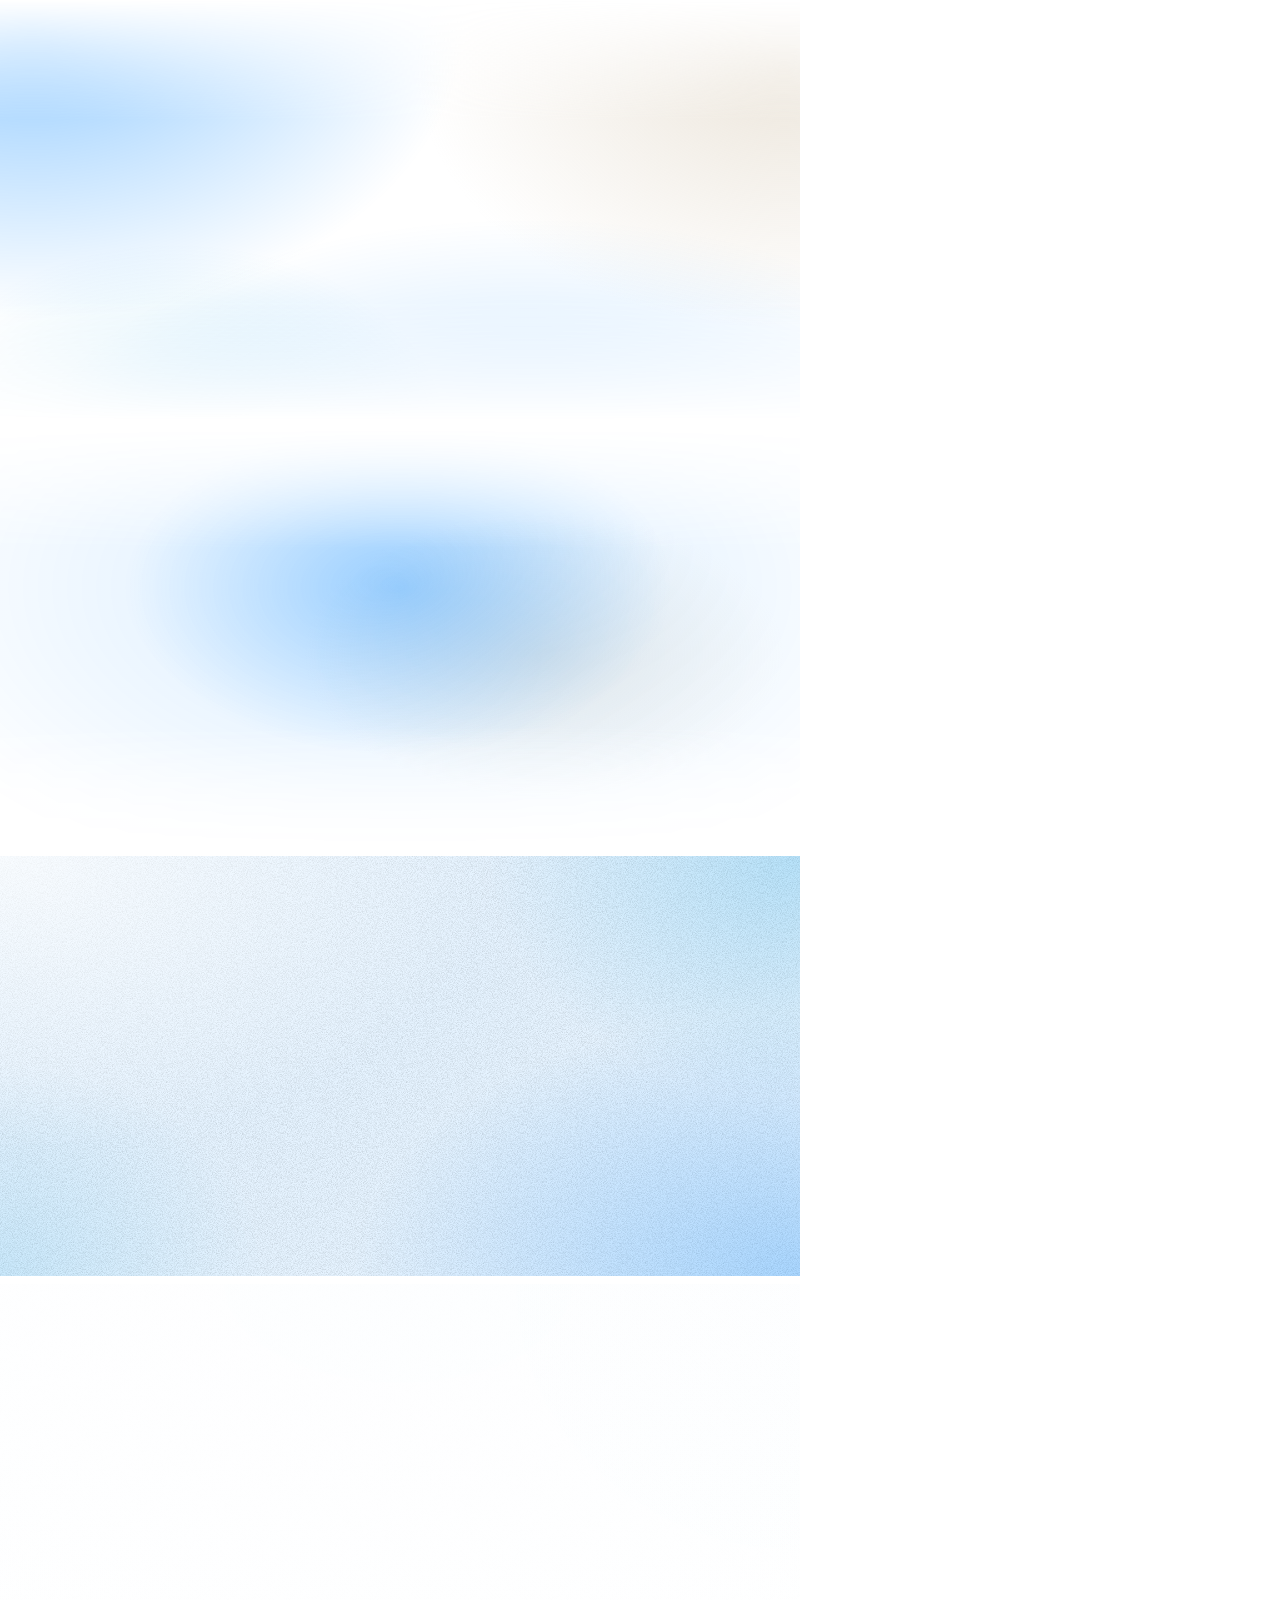
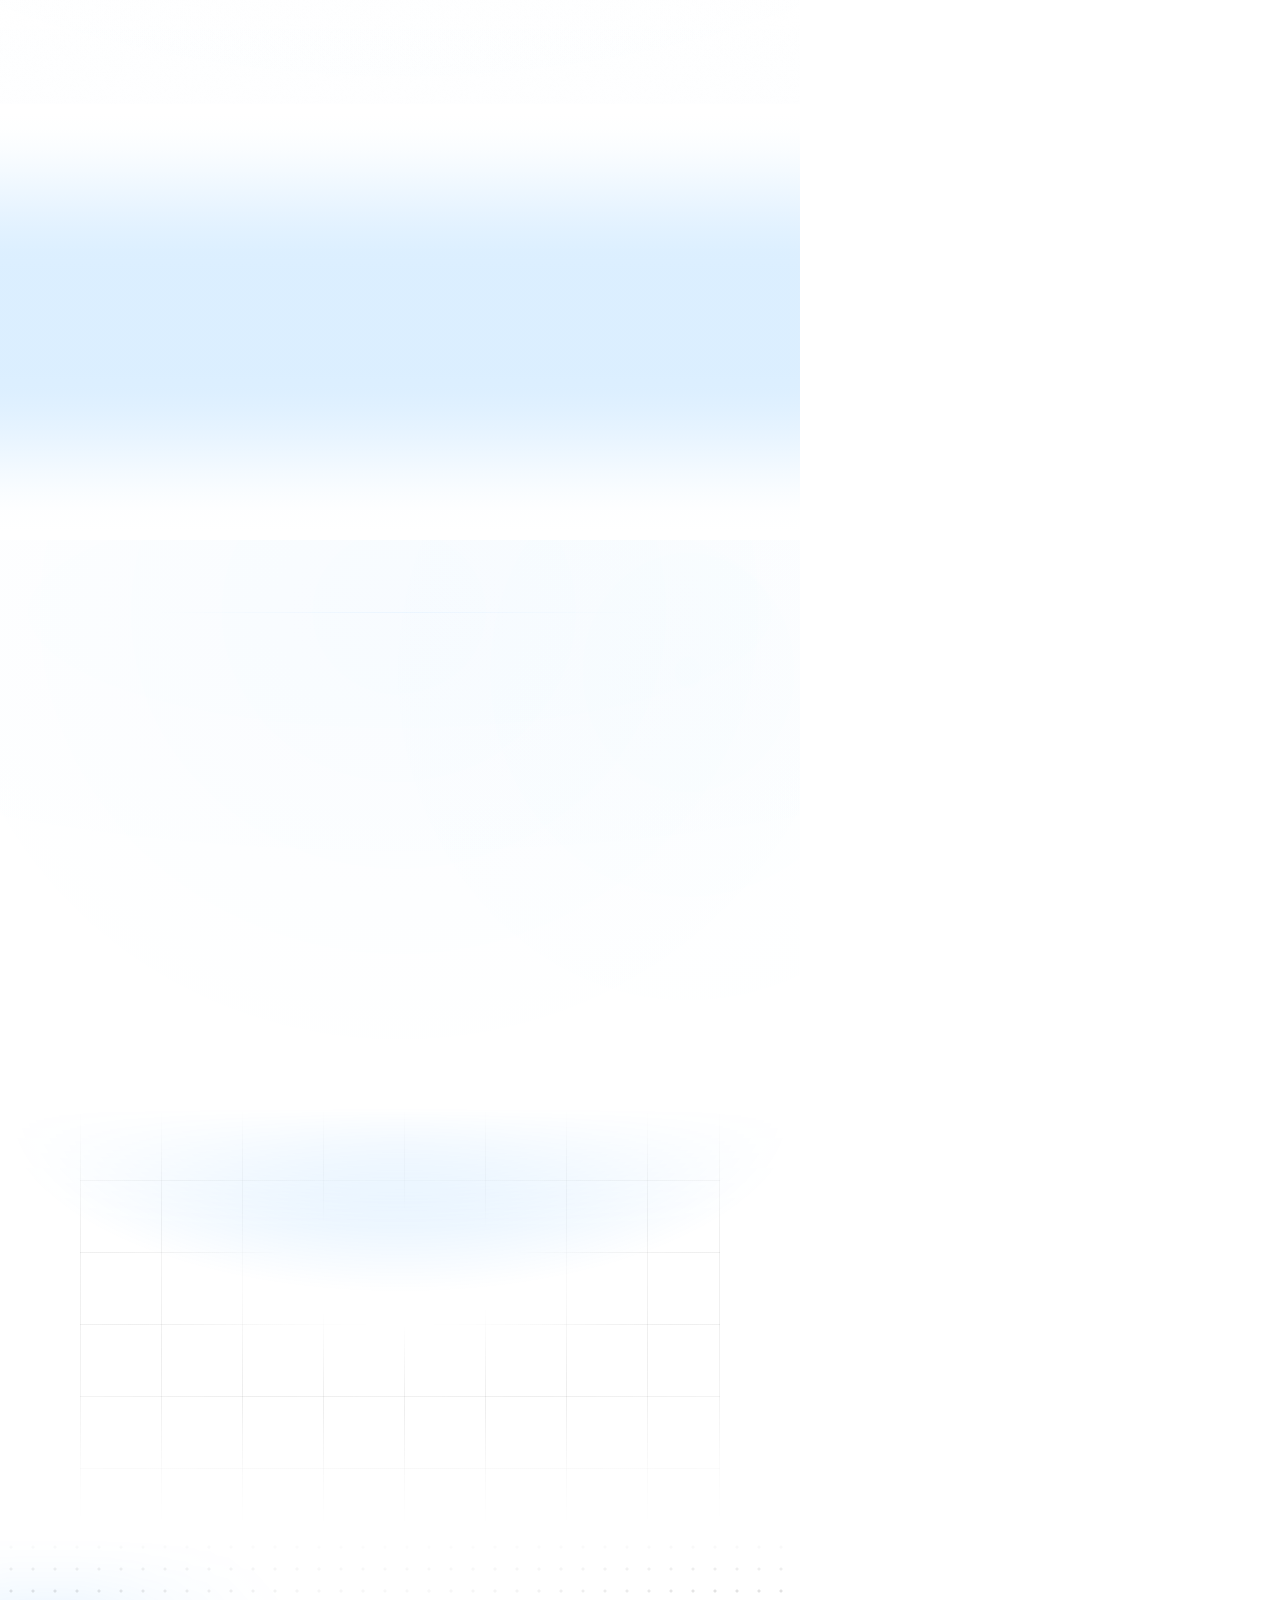
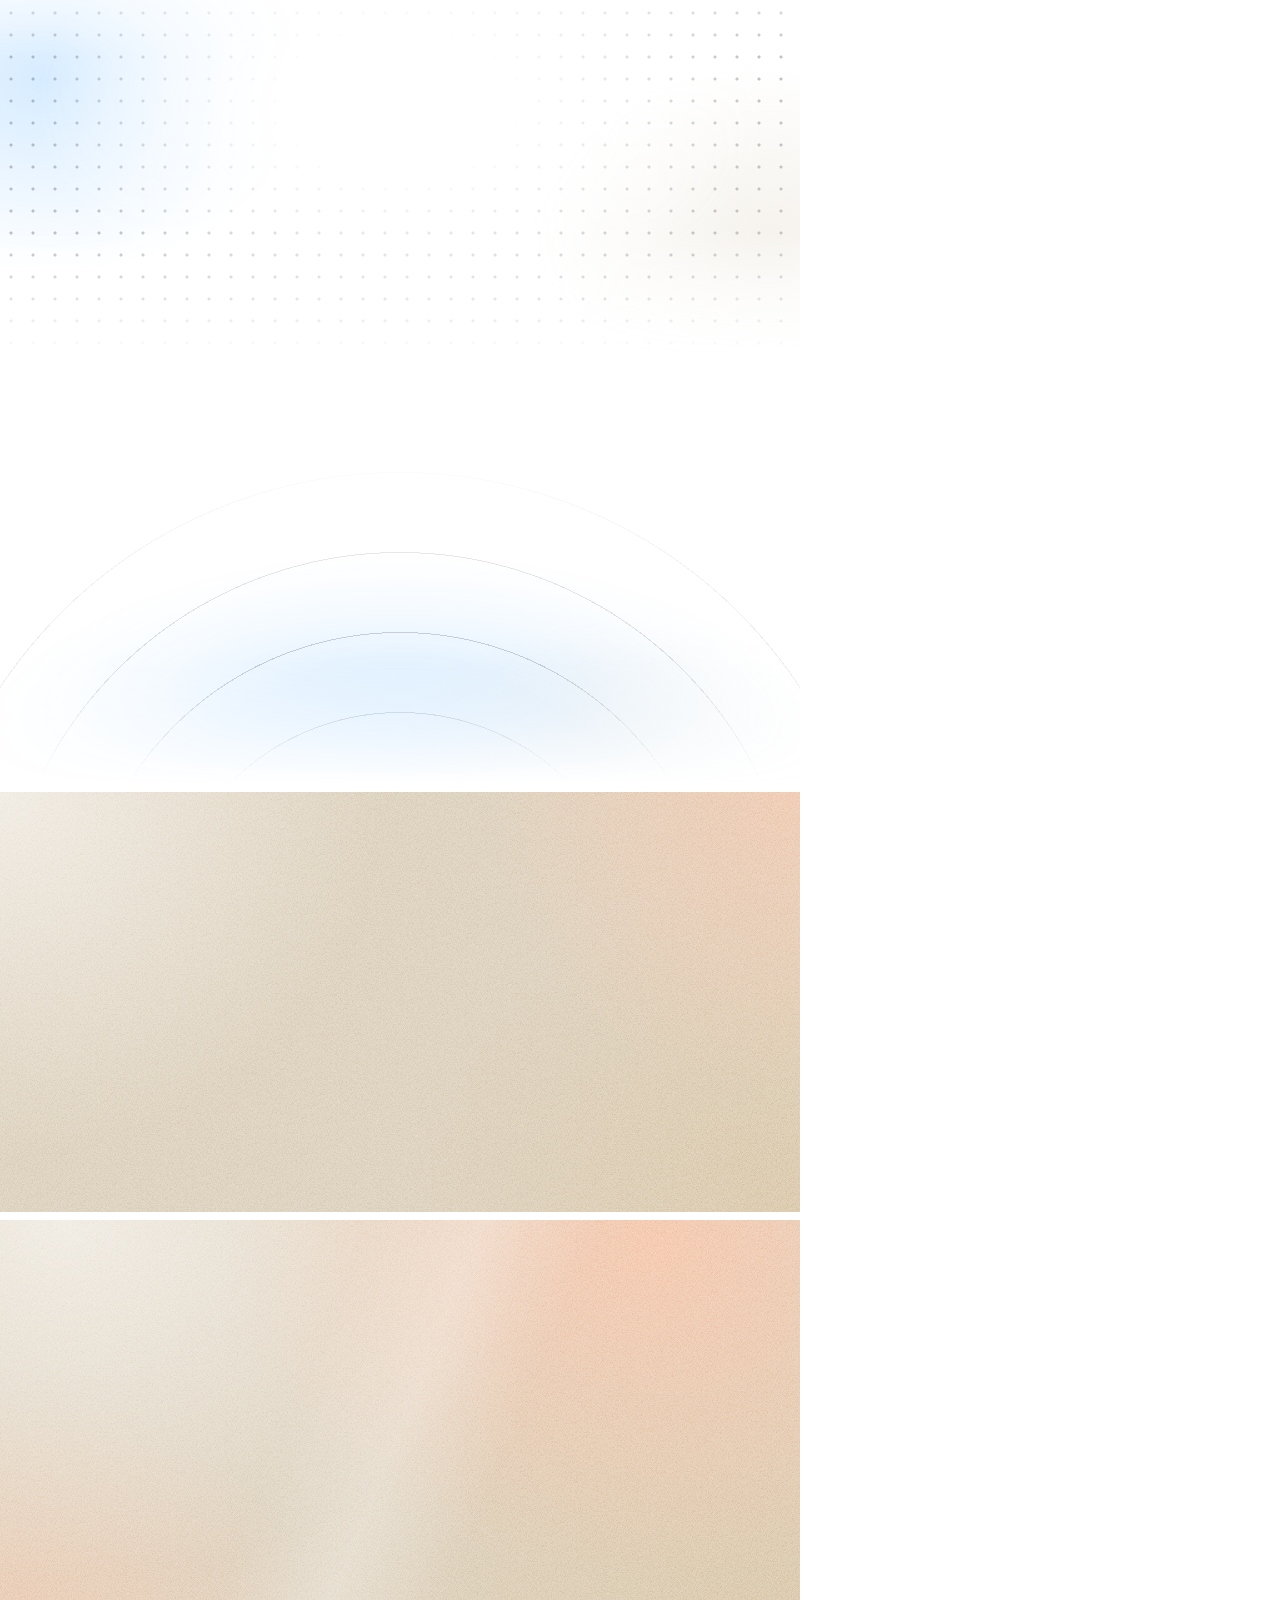
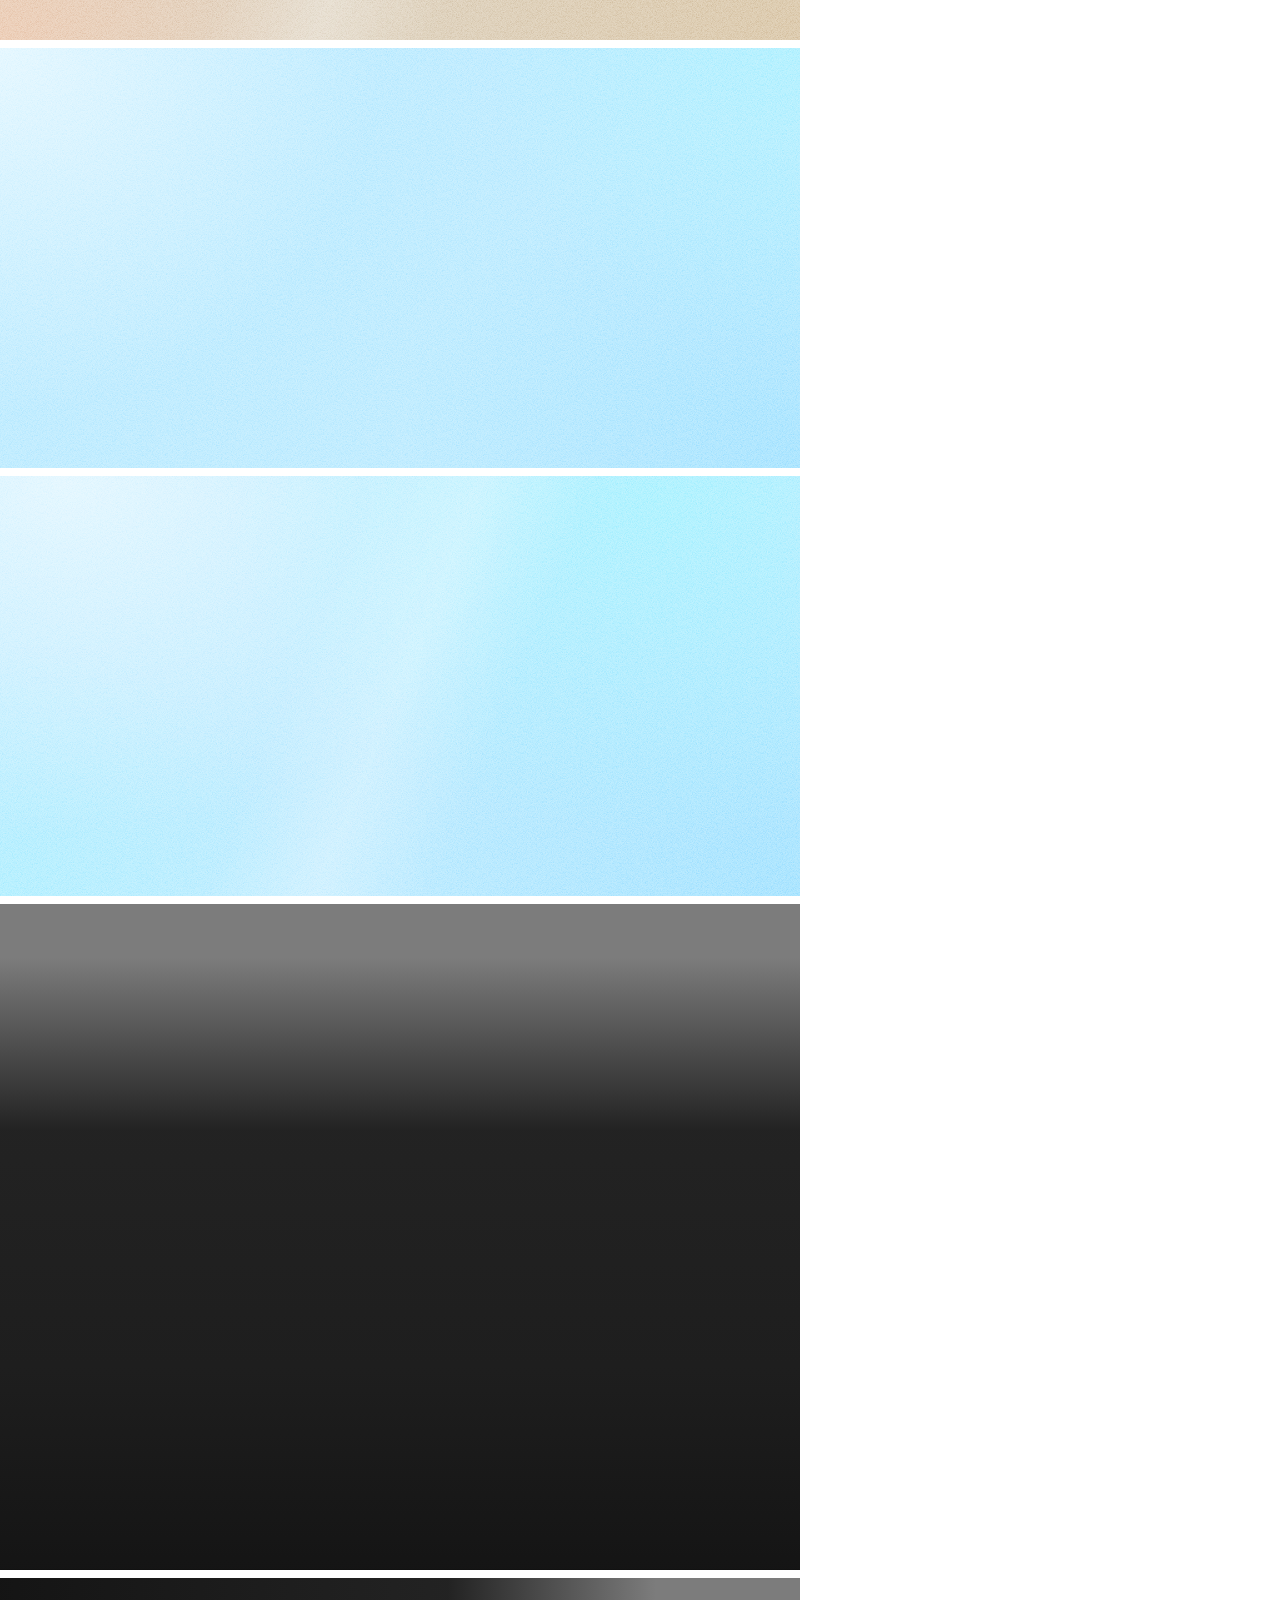
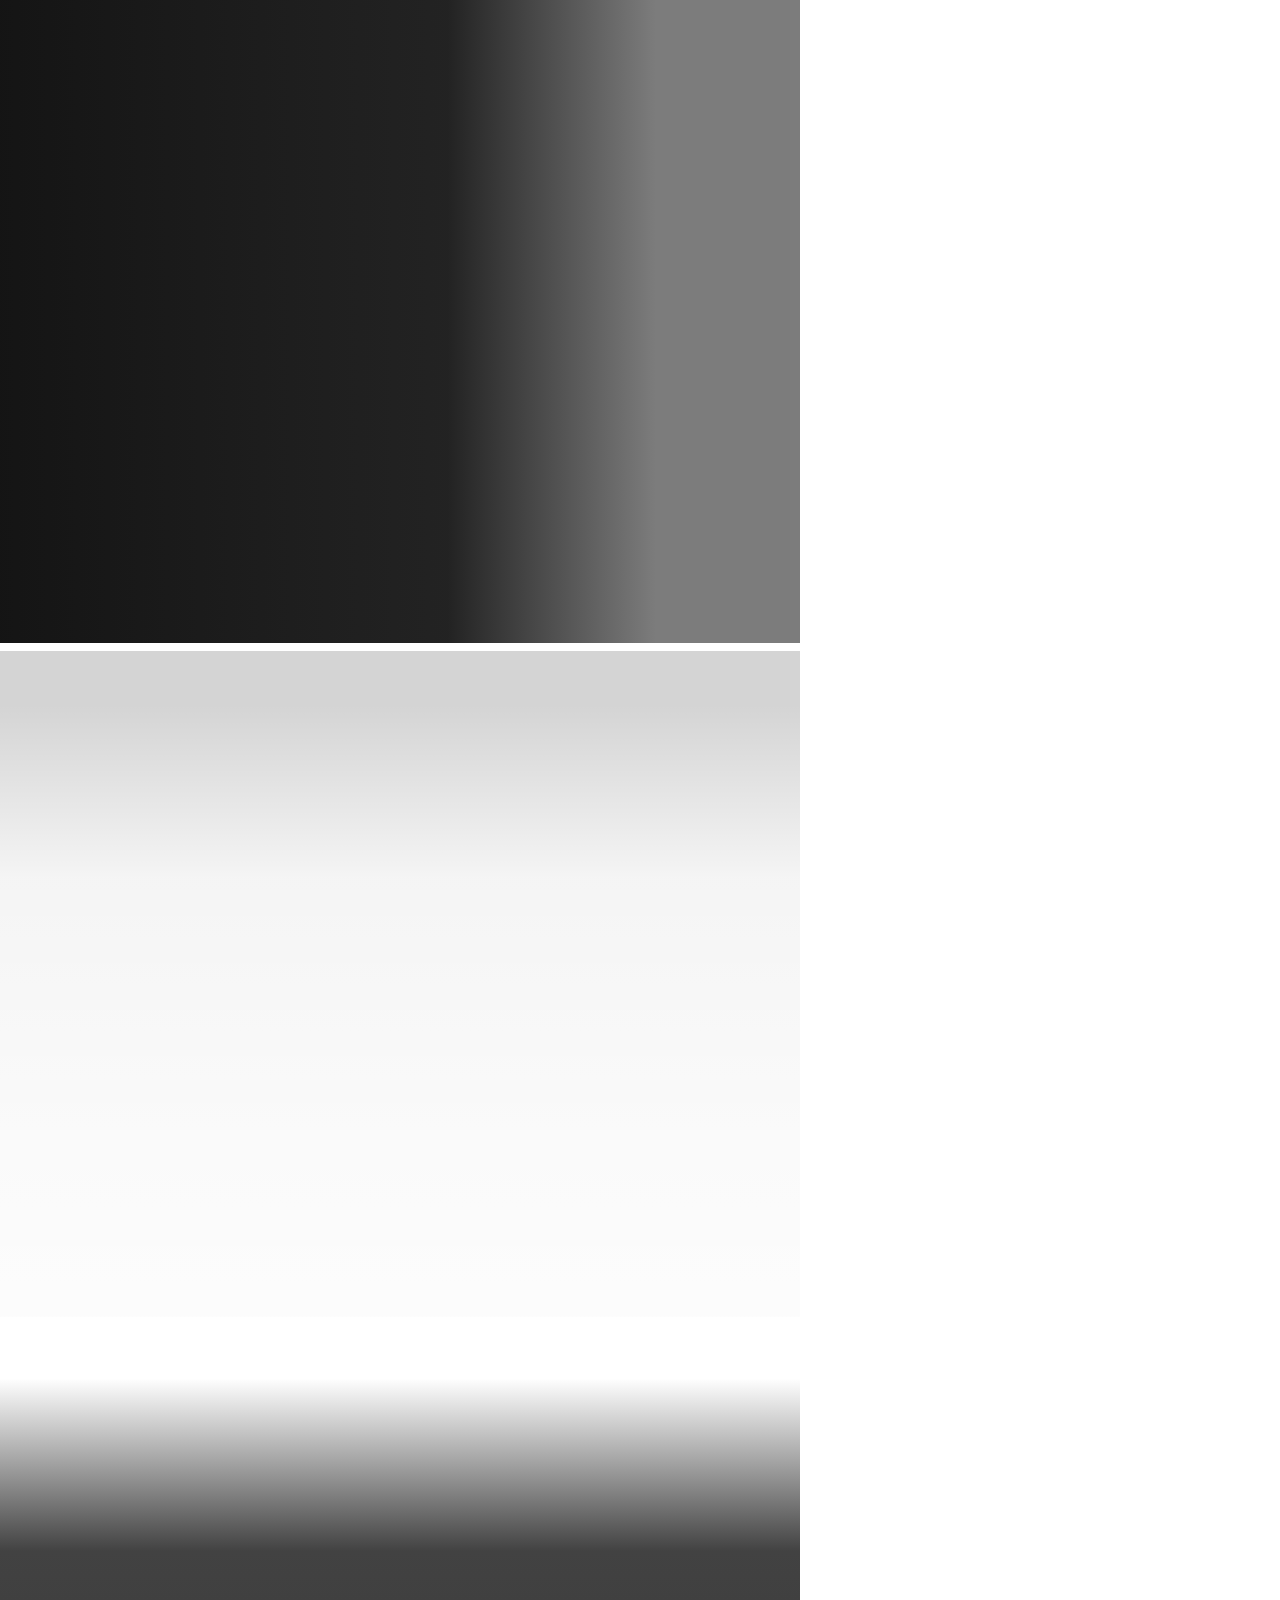
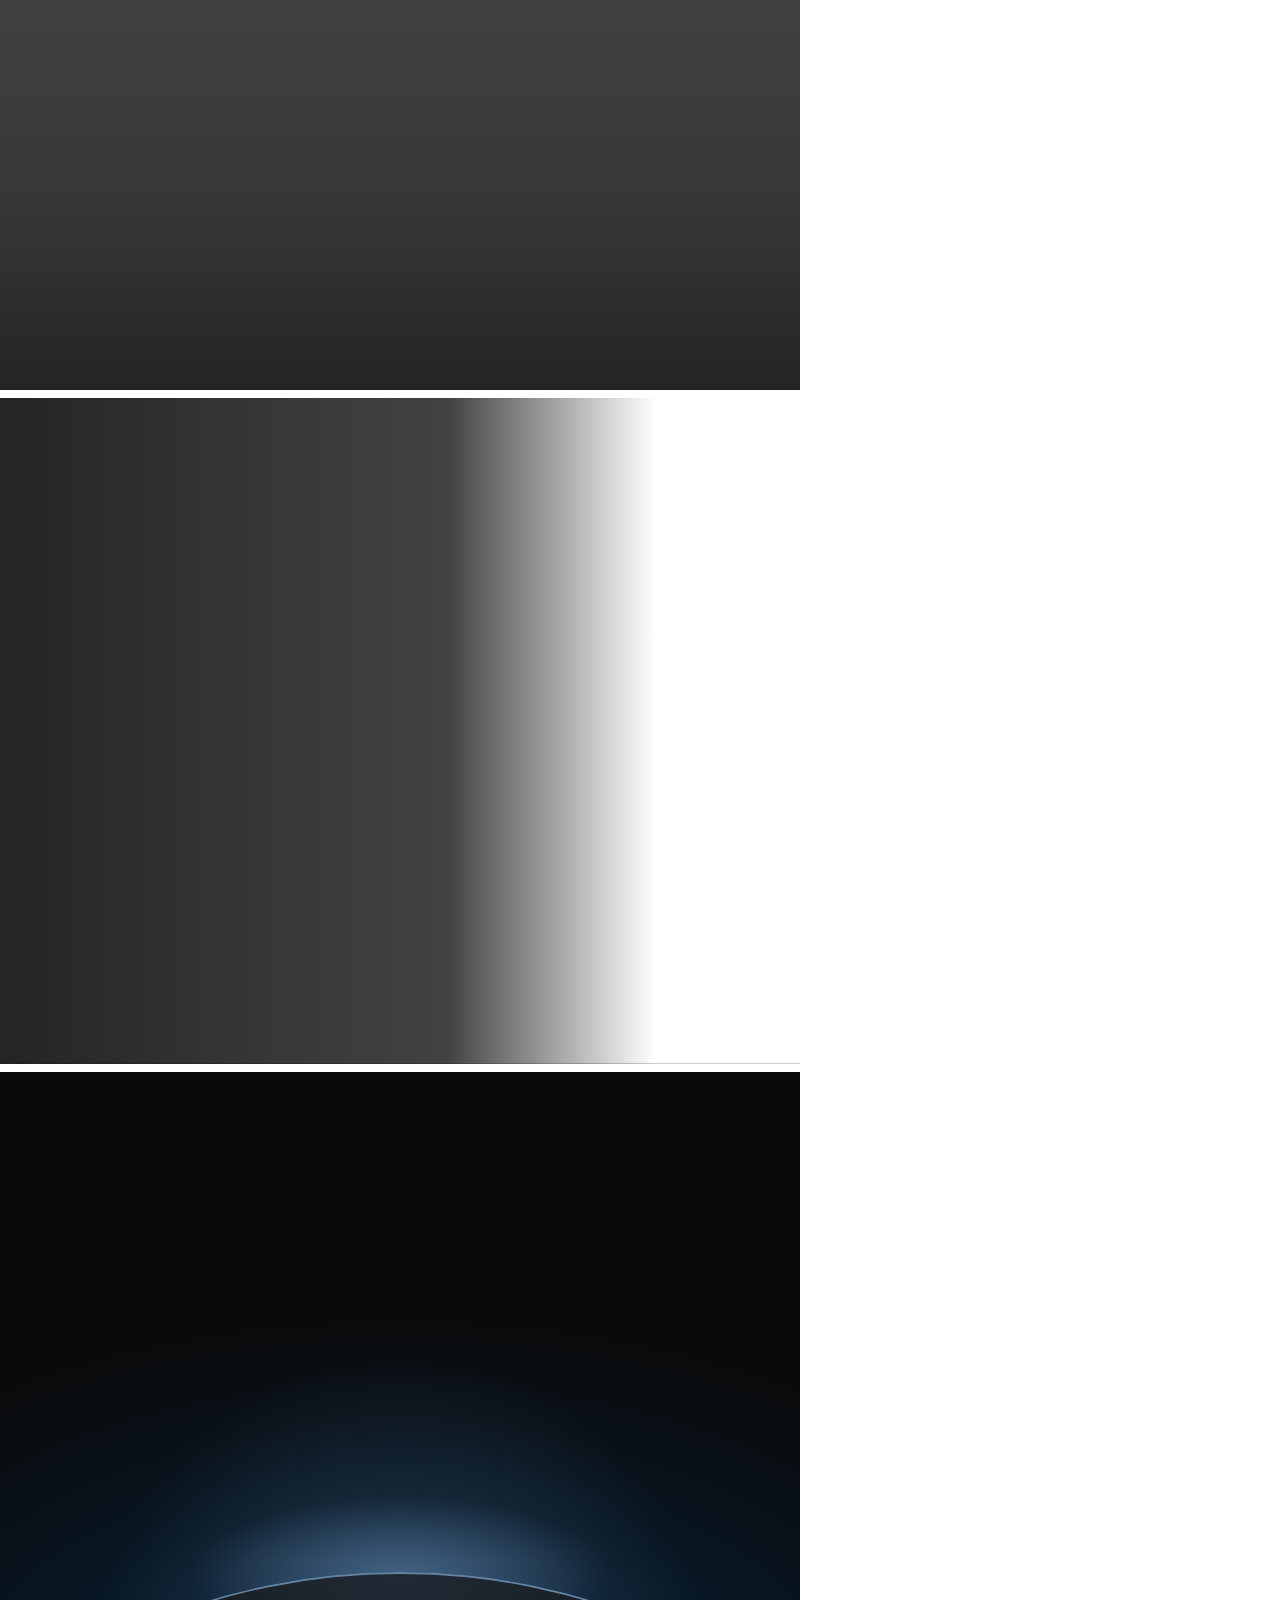
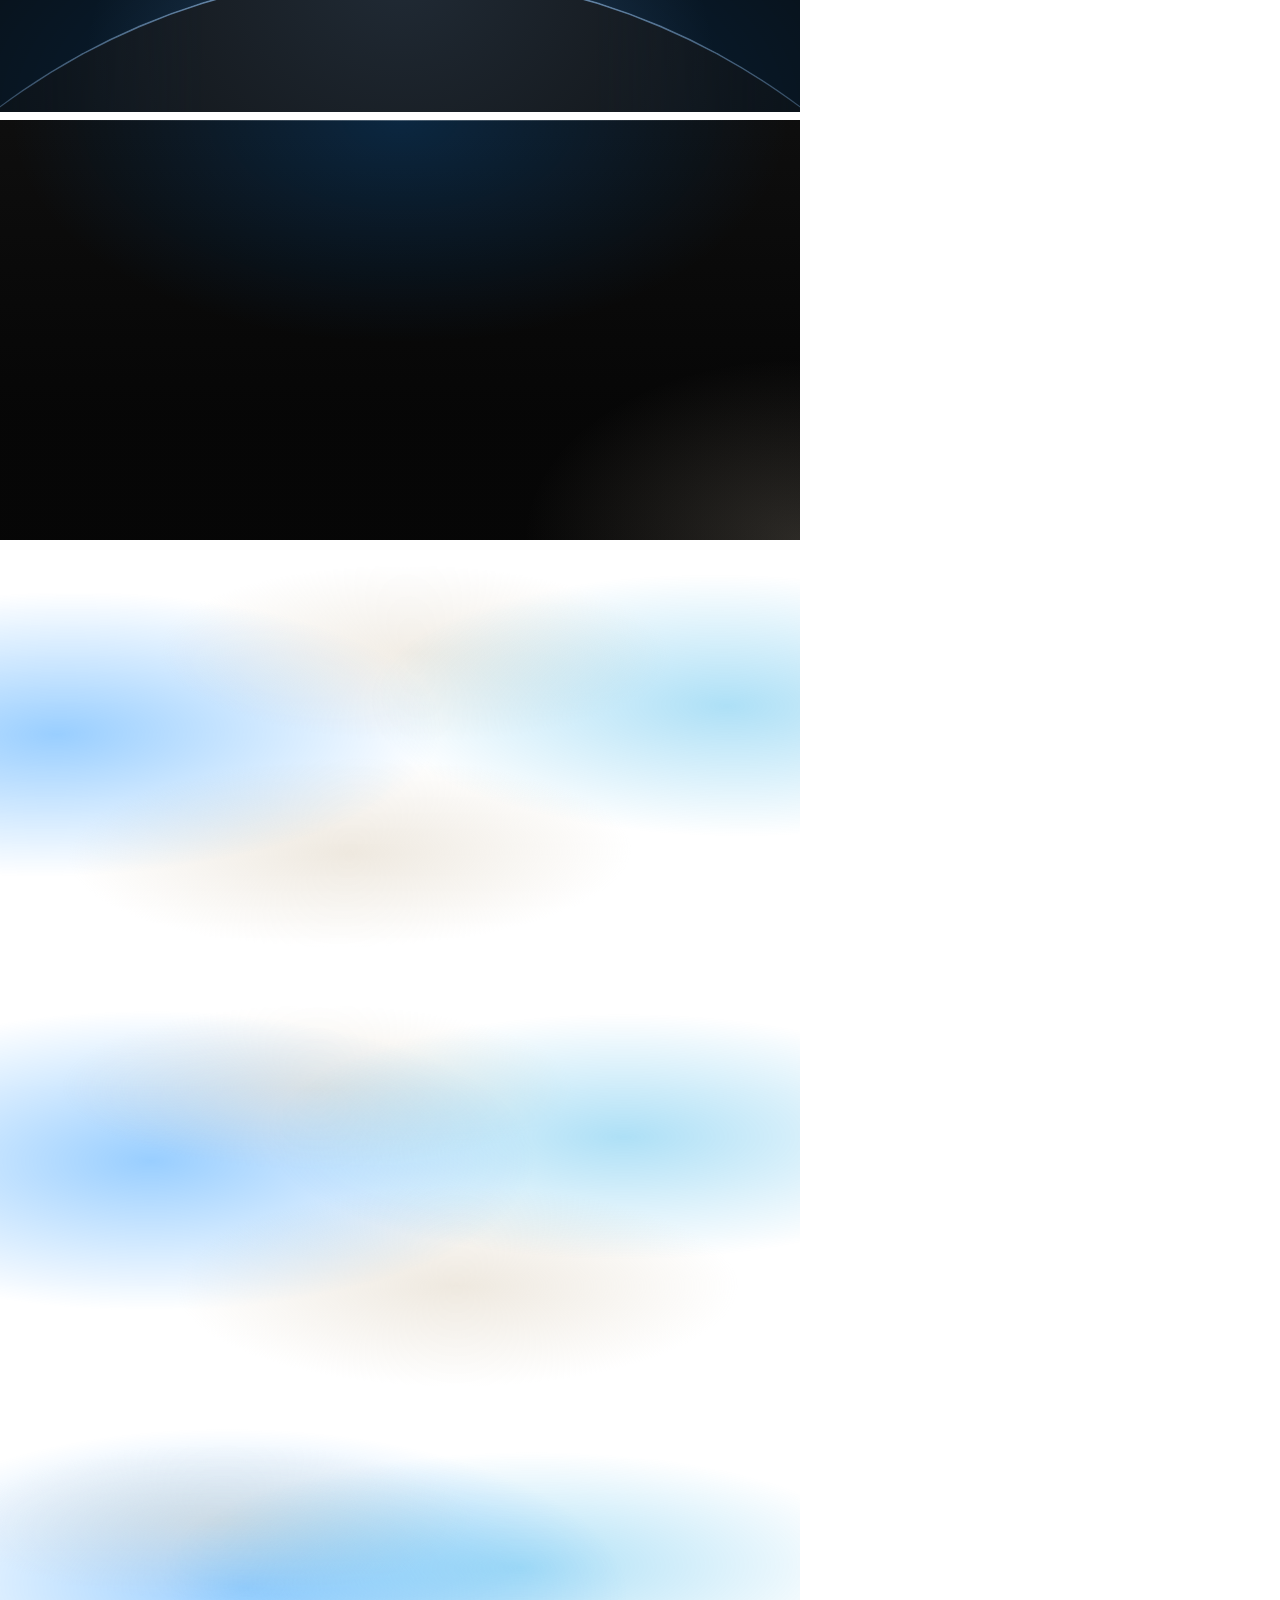
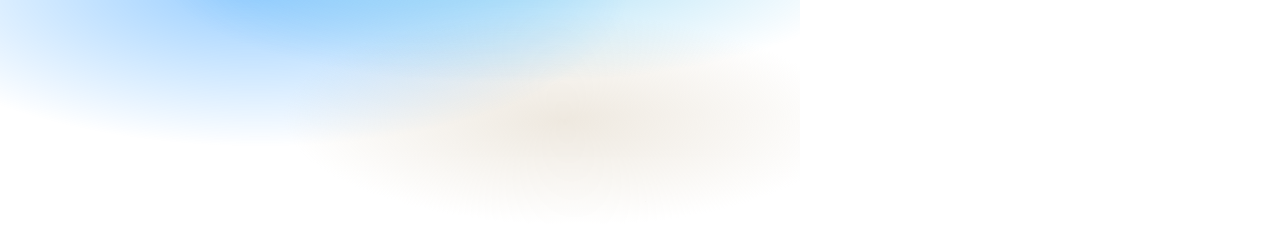
<file: assets/backgrounds/check.html>
<!doctype html>
<html lang="en" data-ground="sand">
<head>
<meta charset="utf-8">
<title>Backgrounds contrast check</title>
<!-- Every ground in a 800px box, for check.mjs: it sets a palette, screenshots the boxes and measures
     the ink and muted contrast on every pixel of each ground's text zone (index.json). The photograph
     grounds sit on a flat grey picture: #7c7c7c for the dark scrim, #d4d4d4 for the light one; and the worst case of the dark scrim: a white
     picture (white words on it). The light scrim is for pale photographs only. -->
<link rel="stylesheet" href="../system.css">
<link rel="stylesheet" href="backgrounds.css">
<style>body { margin: 0; width: 800px; } .box { width: 800px; margin: 0 0 8px; padding: 24px; font-size: 20px; } .pi, .pm { visibility: hidden; } .pi { color: var(--ink); } .pm { color: var(--muted); }  /* the liquid blobs held at the start, the middle and the end of their drift (the keyframes in backgrounds.css), so the text zone is measured where they stand under it */
  .at-start::before { animation: none; transform: translate3d(-7%, 0, 0) skewX(-7deg) scaleY(.94); } .at-start::after { animation: none; transform: translate3d(8%, 0, 0) skewX(6deg) scaleY(1.04); }
  .at-mid::before { animation: none; transform: translate3d(.5%, 0, 0) skewX(-.5deg) scaleY(.995); } .at-mid::after { animation: none; transform: translate3d(-.5%, 0, 0) scaleY(.98); }
  .at-end::before { animation: none; transform: translate3d(8%, 0, 0) skewX(6deg) scaleY(1.05); } .at-end::after { animation: none; transform: translate3d(-9%, 0, 0) skewX(-6deg) scaleY(.92); }
</style>
<script src="backgrounds.js" defer></script>
</head>
<body>
<div class="bg-mist box" data-g="mist" style="height:420px"><span class="pi">Ink</span> <span class="pm">Muted</span></div>
<div class="bg-halo box" data-g="halo" style="height:420px"><span class="pi">Ink</span> <span class="pm">Muted</span></div>
<div class="bg-grain box" data-g="grain" style="height:420px"><span class="pi">Ink</span> <span class="pm">Muted</span></div>
<div class="bg-paper box" data-g="paper" style="height:420px"><span class="pi">Ink</span> <span class="pm">Muted</span></div>
<div class="bg-dusk box" data-g="dusk" style="height:420px"><span class="pi">Ink</span> <span class="pm">Muted</span></div>
<div class="bg-topglow box" data-g="topglow" style="height:560px"><span class="pi">Ink</span> <span class="pm">Muted</span></div>
<div class="bg-ruled box" data-g="ruled" style="height:420px"><span class="pi">Ink</span> <span class="pm">Muted</span></div>
<div class="bg-dots box" data-g="dots" style="height:420px"><span class="pi">Ink</span> <span class="pm">Muted</span></div>
<div class="bg-arcs box" data-g="arcs" style="height:420px"><span class="pi">Ink</span> <span class="pm">Muted</span></div>
<div class="bg-band box" data-g="band" style="height:420px"><span class="pi">Ink</span> <span class="pm">Muted</span></div>
<div class="bg-field box" data-g="field" style="height:420px"><span class="pi">Ink</span> <span class="pm">Muted</span></div>
<div class="bg-band bg-tint box" data-g="band-tint" style="height:420px"><span class="pi">Ink</span> <span class="pm">Muted</span></div>
<div class="bg-field bg-tint box" data-g="field-tint" style="height:420px"><span class="pi">Ink</span> <span class="pm">Muted</span></div>
<div class="bg-photo box" data-g="photo" style="height:520px;--g-photo:linear-gradient(#7c7c7c,#7c7c7c)"><span class="pi">Ink</span> <span class="pm">Muted</span></div>
<div class="bg-photo bg-photo--left box" data-g="photo-left" style="height:520px;--g-photo:linear-gradient(#7c7c7c,#7c7c7c)"><span class="pi">Ink</span> <span class="pm">Muted</span></div>
<div class="bg-photo bg-photo--light box" data-g="photo-light" style="height:520px;--g-photo:linear-gradient(#d4d4d4,#d4d4d4)"><span class="pi">Ink</span> <span class="pm">Muted</span></div>
<div class="bg-photo box" data-g="photo-white" style="height:520px;--g-photo:linear-gradient(#fff,#fff)"><span class="pi">Ink</span> <span class="pm">Muted</span></div>
<div class="bg-photo bg-photo--left box" data-g="photo-left-white" style="height:520px;--g-photo:linear-gradient(#fff,#fff)"><span class="pi">Ink</span> <span class="pm">Muted</span></div>
<div class="bg-horizon box" data-g="horizon" style="height:640px"><span class="pi">Ink</span> <span class="pm">Muted</span></div>
<div class="bg-deep box" data-g="deep" style="height:420px"><span class="pi">Ink</span> <span class="pm">Muted</span></div>
<div class="bg-liquid box at-start" data-g="liquid" data-no-pause style="height:420px"><span class="pi">Ink</span> <span class="pm">Muted</span></div>
<div class="bg-liquid box at-mid" data-g="liquid-mid" data-no-pause style="height:420px"><span class="pi">Ink</span> <span class="pm">Muted</span></div>
<div class="bg-liquid box at-end" data-g="liquid-end" data-no-pause style="height:420px"><span class="pi">Ink</span> <span class="pm">Muted</span></div>

</body>
</html>
</file>
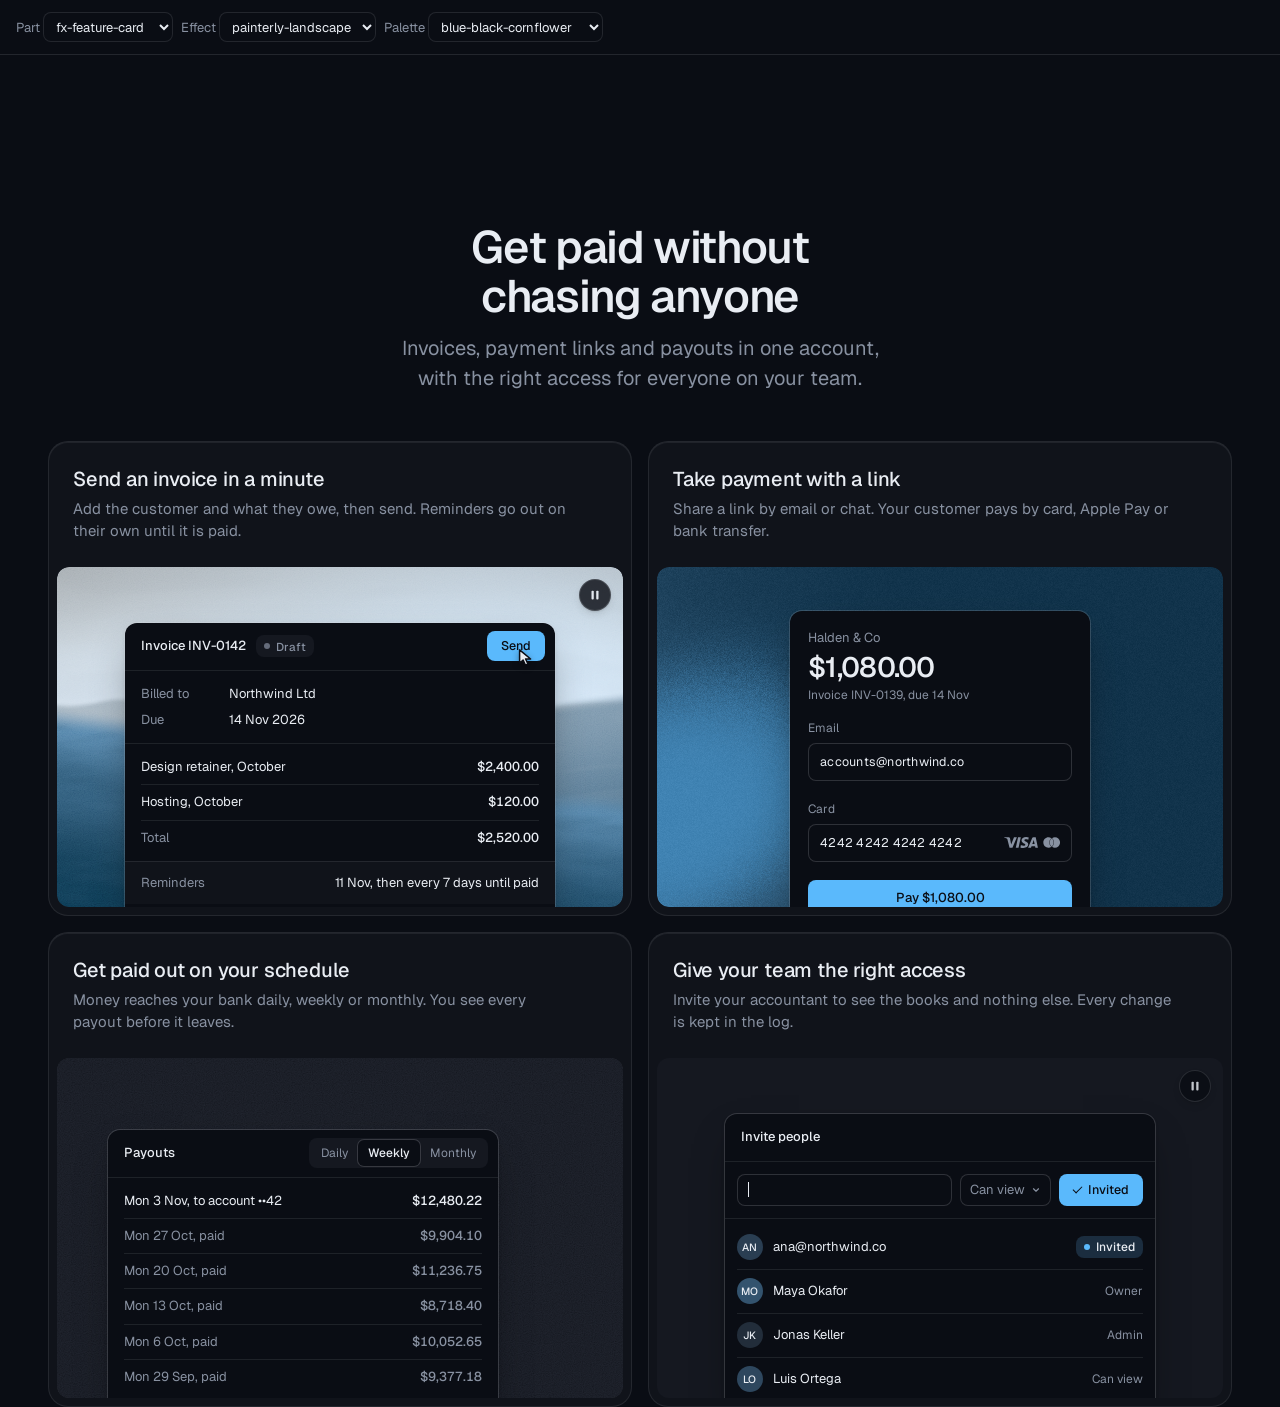
<file: assets/components/_lab.html>
<!doctype html>
<html lang="en" data-radius="soft">
<head>
<script>window.__tpGlMax = 16;   /* a gallery shows many live effects at once; a page of a site keeps the default 4 (fx.js) */</script>
<meta charset="utf-8">
<meta name="viewport" content="width=device-width, initial-scale=1">
<title>Component lab</title>
<link rel="preconnect" href="https://fonts.googleapis.com">
<link rel="preconnect" href="https://fonts.gstatic.com" crossorigin>
<link href="https://fonts.googleapis.com/css2?family=Geist:wght@100..900&family=Geist+Mono:wght@400..600&display=swap" rel="stylesheet">
<link rel="stylesheet" href="../system.css">
<link rel="stylesheet" href="./base.css">
<style>
  /* one component on its own, with a chosen effect (or object) and palette:
     _lab.html?c=fx-chart&fx=ruled-grounds&palette=white-link-blue&w=640 */
  :root { --font-display: "Geist", system-ui, sans-serif; --font-text: "Geist", system-ui, sans-serif; --font-mono: "Geist Mono", ui-monospace, monospace; --display-weight: 560; --display-tracking: -0.03em; }
  body { min-height: 100vh; margin: 0; }
  .bar { display: flex; flex-wrap: wrap; gap: 8px; align-items: center; padding: 12px 16px; border-bottom: 1px solid var(--line); font: 13px/1.4 var(--font-text); color: var(--muted); }
  .bar select { font: inherit; color: var(--ink); background: var(--bg); border: 1px solid var(--line); border-radius: var(--r-sm); height: 30px; padding: 0 8px; }
  .stage { padding: clamp(16px, 4vw, 48px); margin-inline: auto; }
</style>
</head>
<body>
<div class="bar">
  <label>Part <select id="c"></select></label>
  <label>Effect <select id="fx"></select></label>
  <label>Palette <select id="pal"></select></label>
</div>
<main class="stage" id="stage"></main>
<script type="module">
  import fx from '../effects/fx.js';
  const PARTS = ['fx-feature-card', 'fx-dither-object', 'fx-headline', 'fx-button', 'fx-prompt', 'fx-icon-tiles', 'fx-stat', 'fx-globe', 'fx-map', 'fx-chart', 'fx-bars', 'fx-band', 'fx-spotlight', 'fx-photo', 'fx-avatar', 'fx-search', 'fx-logos', 'fx-tabs', 'fx-pricing', 'fx-progress'];
  const PALETTES = {
    'blue-black-cornflower': { bg: '#0a0d14', surface: '#131824', ink: '#e9edf3', muted: '#8891a1', accent: '#5ab9fc', accentInk: '#0a0d14' },
    'graphite-safety-orange': { bg: '#18191b', surface: '#222427', ink: '#eff0f1', muted: '#9c9ea3', accent: '#ff4a1f', accentInk: '#18191b' },
    'white-link-blue': { bg: '#ffffff', surface: '#f4f4f4', ink: '#111111', muted: '#6b6b6b', accent: '#1a4be0', accentInk: '#ffffff' },
    'moss-sand': { bg: '#ddd6c6', surface: '#d2cab8', ink: '#2a2a26', muted: '#59574e', accent: '#4f6238', accentInk: '#ffffff' },
    'cobalt-field': { bg: '#0034eb', surface: '#002fd6', ink: '#ffffff', muted: '#dfe4f2', accent: '#e9e34a', accentInk: '#111111' },
  };
  const q = new URLSearchParams(location.search);
  const part = PARTS.includes(q.get('c')) ? q.get('c') : PARTS[0];
  const palId = PALETTES[q.get('palette')] ? q.get('palette') : 'blue-black-cornflower';
  const p = PALETTES[palId];
  const s = document.documentElement.style;
  const action = fx.color.contrast(p.accent, p.bg) >= 2.2 ? p.accent : p.ink;
  Object.entries({ '--p-bg': p.bg, '--p-surface': p.surface, '--p-ink': p.ink, '--p-muted': p.muted, '--p-accent': p.accent, '--p-accent-ink': p.accentInk, '--p-action': action, '--p-action-ink': action === p.accent ? p.accentInk : p.bg }).forEach(([k, v]) => s.setProperty(k, v));
  s.colorScheme = fx.color.isDark(p.bg) ? 'dark' : 'light';
  if (q.has('fallback')) fx.config.forceFallback = true;
  // one part at a time: at most 4 live WebGL contexts on this page
  fx.config.maxLive = 4;
  if (q.has('w')) document.getElementById('stage').style.maxWidth = q.get('w') + 'px';

  const base = `./${part}/`;
  const [meta, html, mod] = await Promise.all([fetch(base + 'meta.json').then(r => r.json()), fetch(base + 'component.html').then(r => r.text()), import(base + 'component.js')]);
  const link = Object.assign(document.createElement('link'), { rel: 'stylesheet', href: base + 'component.css' });
  document.head.append(link);
  await new Promise(r => { link.onload = link.onerror = r; });
  const choices = meta.effects?.length ? meta.effects : meta.objects || [];
  const chosen = choices.includes(q.get('fx')) ? q.get('fx') : meta.default;
  const stage = document.getElementById('stage');
  stage.innerHTML = html;
  const root = stage.firstElementChild;
  // the chosen effect goes where the part reads it: data-cx-object, data-cx-fill, or data-cx-effect on the root
  // the dither object: one figure set to the chosen object (one live object, as on a page); no caption under it
  if (meta.objects) {
    const fig = root.matches('[data-cx-object]') ? root : root.querySelector('[data-cx-object]');
    fig.dataset.cxObject = chosen;
    if (q.get('render') === 'studio') fig.dataset.cxRender = 'studio';
    fig.querySelector('.cx-obj__stage').removeAttribute('aria-label');
    fig.style.maxWidth = '720px';
  }
  // without ?fx= the markup keeps its own effects (the feature card mixes a landscape and a grain: setting
  // the default on every panel would paint the grain panel as a landscape too)
  else if (!choices.includes(q.get('fx'))) { /* as written */ }
  else if (root.querySelector('[data-cx-fill]')) root.querySelectorAll('[data-cx-fill]').forEach(el => { el.dataset.cxFill = chosen; });
  else if (root.querySelector('[data-cx-effect]')) root.querySelectorAll('[data-cx-effect]').forEach(el => { el.dataset.cxEffect = chosen; });
  else root.dataset.cxEffect = chosen;
  // the map draws its baked streets; an effect named with ?fx= shows its fallback ground (no map data) instead
  if (part === 'fx-map' && choices.includes(q.get('fx'))) delete root.dataset.cxMap;
  await document.fonts.ready;
  window.__part = mod.default(root);
  setTimeout(() => { document.documentElement.dataset.ready = '1'; }, 1200);

  const fill = (sel, list, cur, key) => {
    const el = document.getElementById(sel);
    el.innerHTML = list.map(v => `<option${v === cur ? ' selected' : ''}>${v}</option>`).join('');
    el.addEventListener('change', () => { q.set(key, el.value); if (key === 'c') q.delete('fx'); location.search = q.toString(); });
  };
  fill('c', PARTS, part, 'c');
  // a part whose default is none (the map's streets, the photograph as it is) lists none first, so the
  // select never shows an effect that is not on
  fill('fx', meta.default === 'none' ? ['none', ...choices] : choices, chosen, 'fx');
  fill('pal', Object.keys(PALETTES), palId, 'palette');
</script>
</body>
</html>
</file>
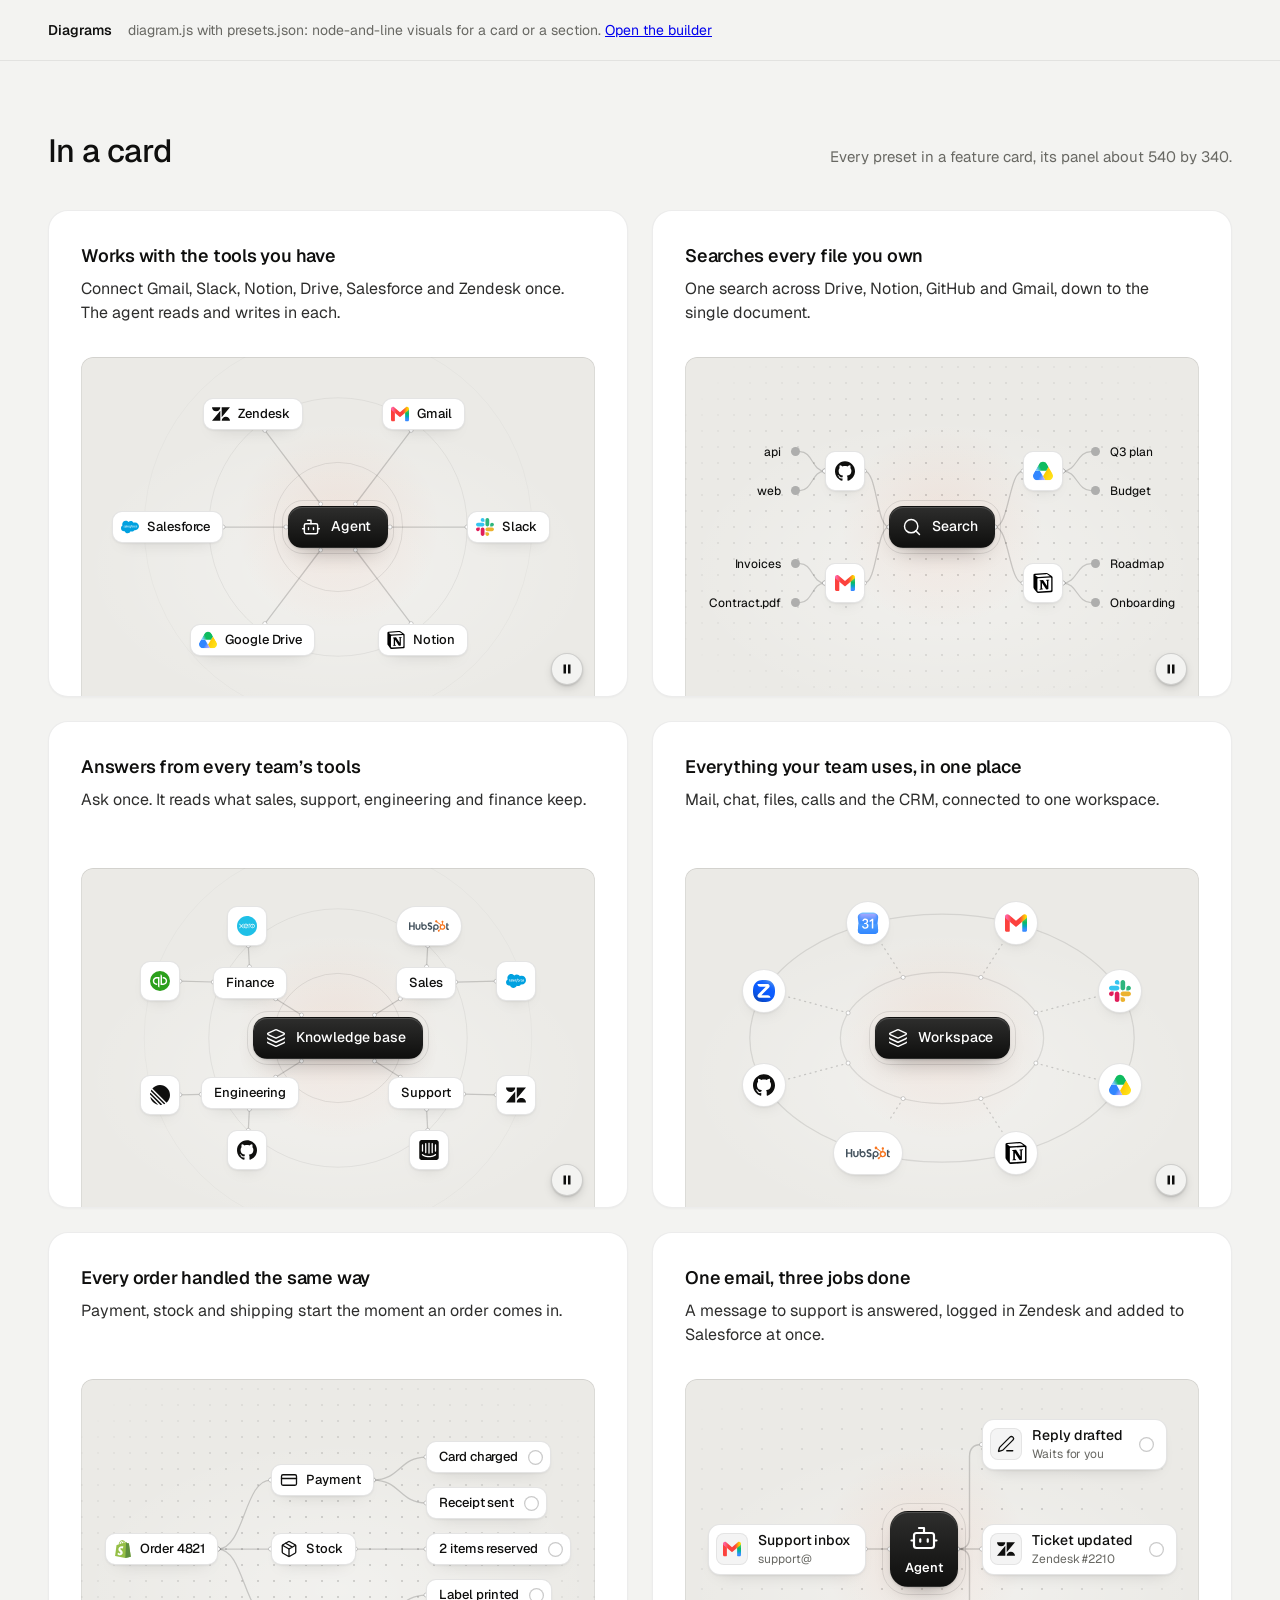
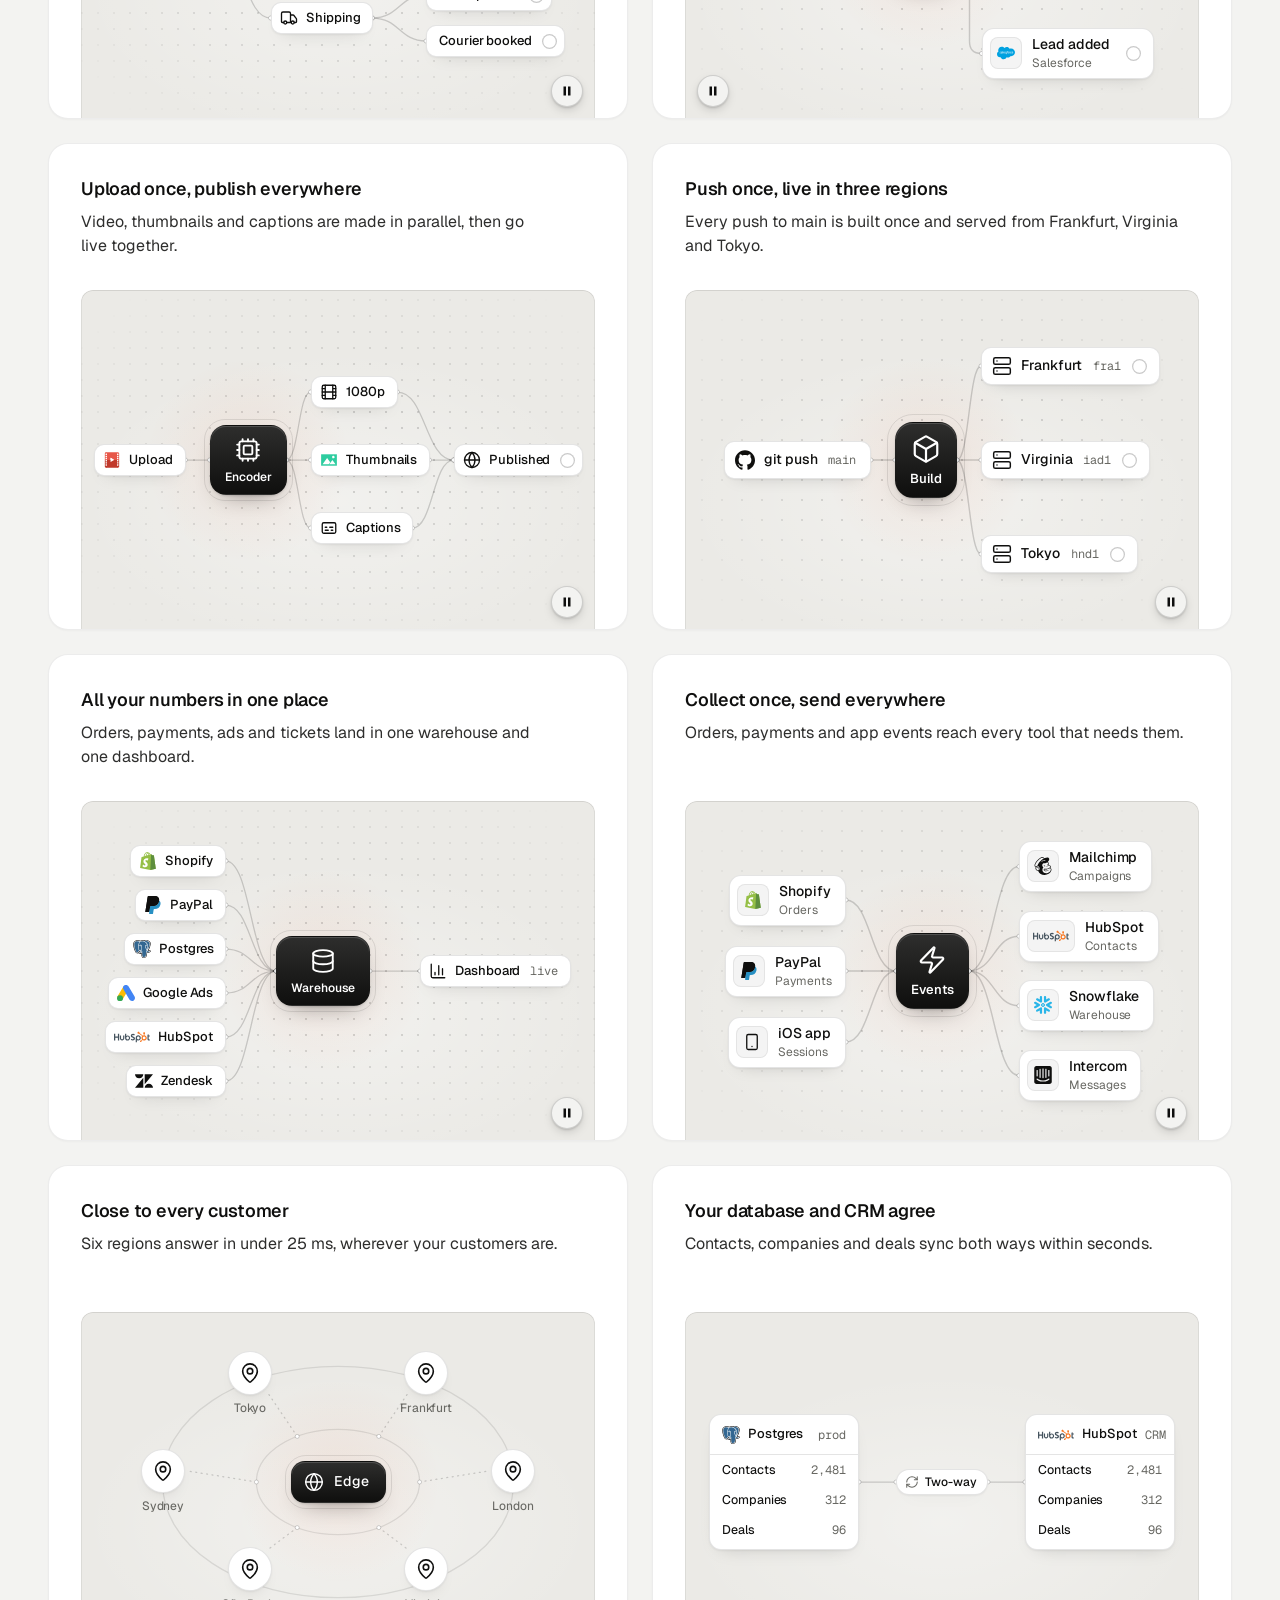
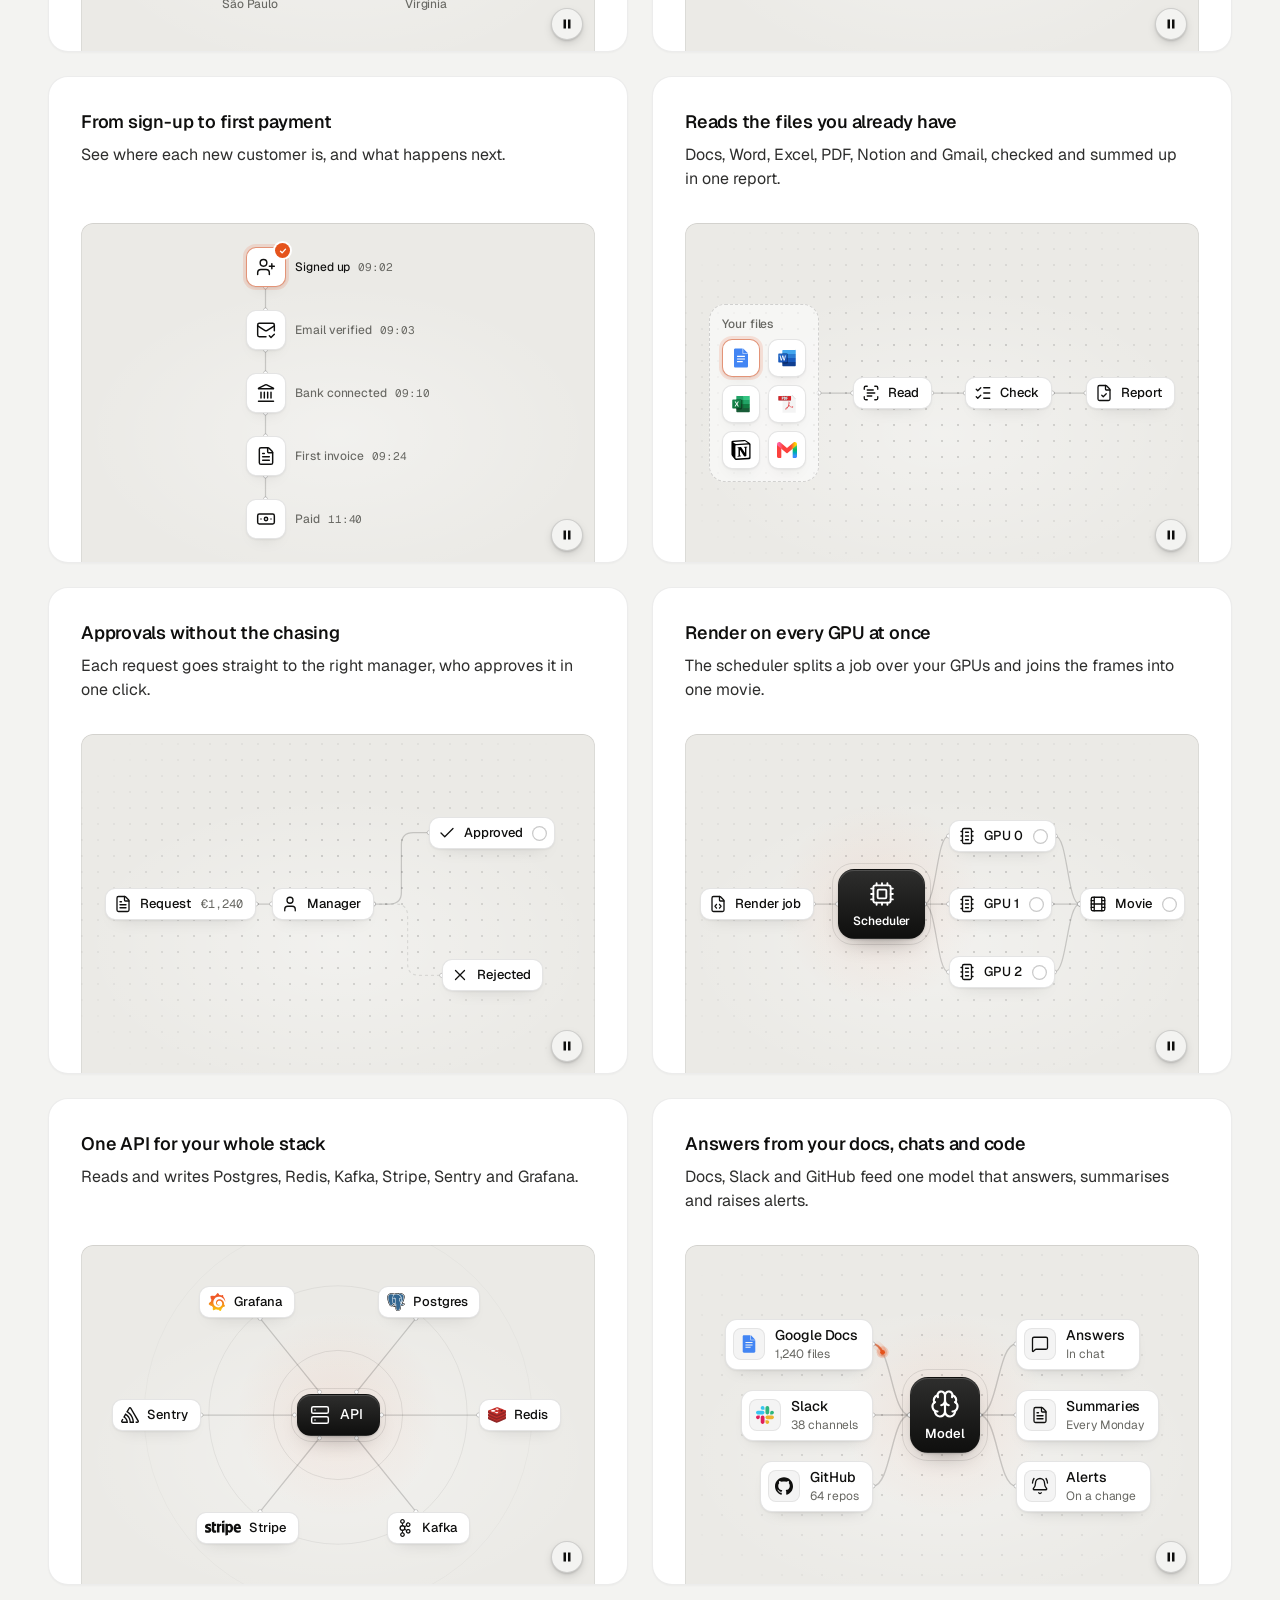
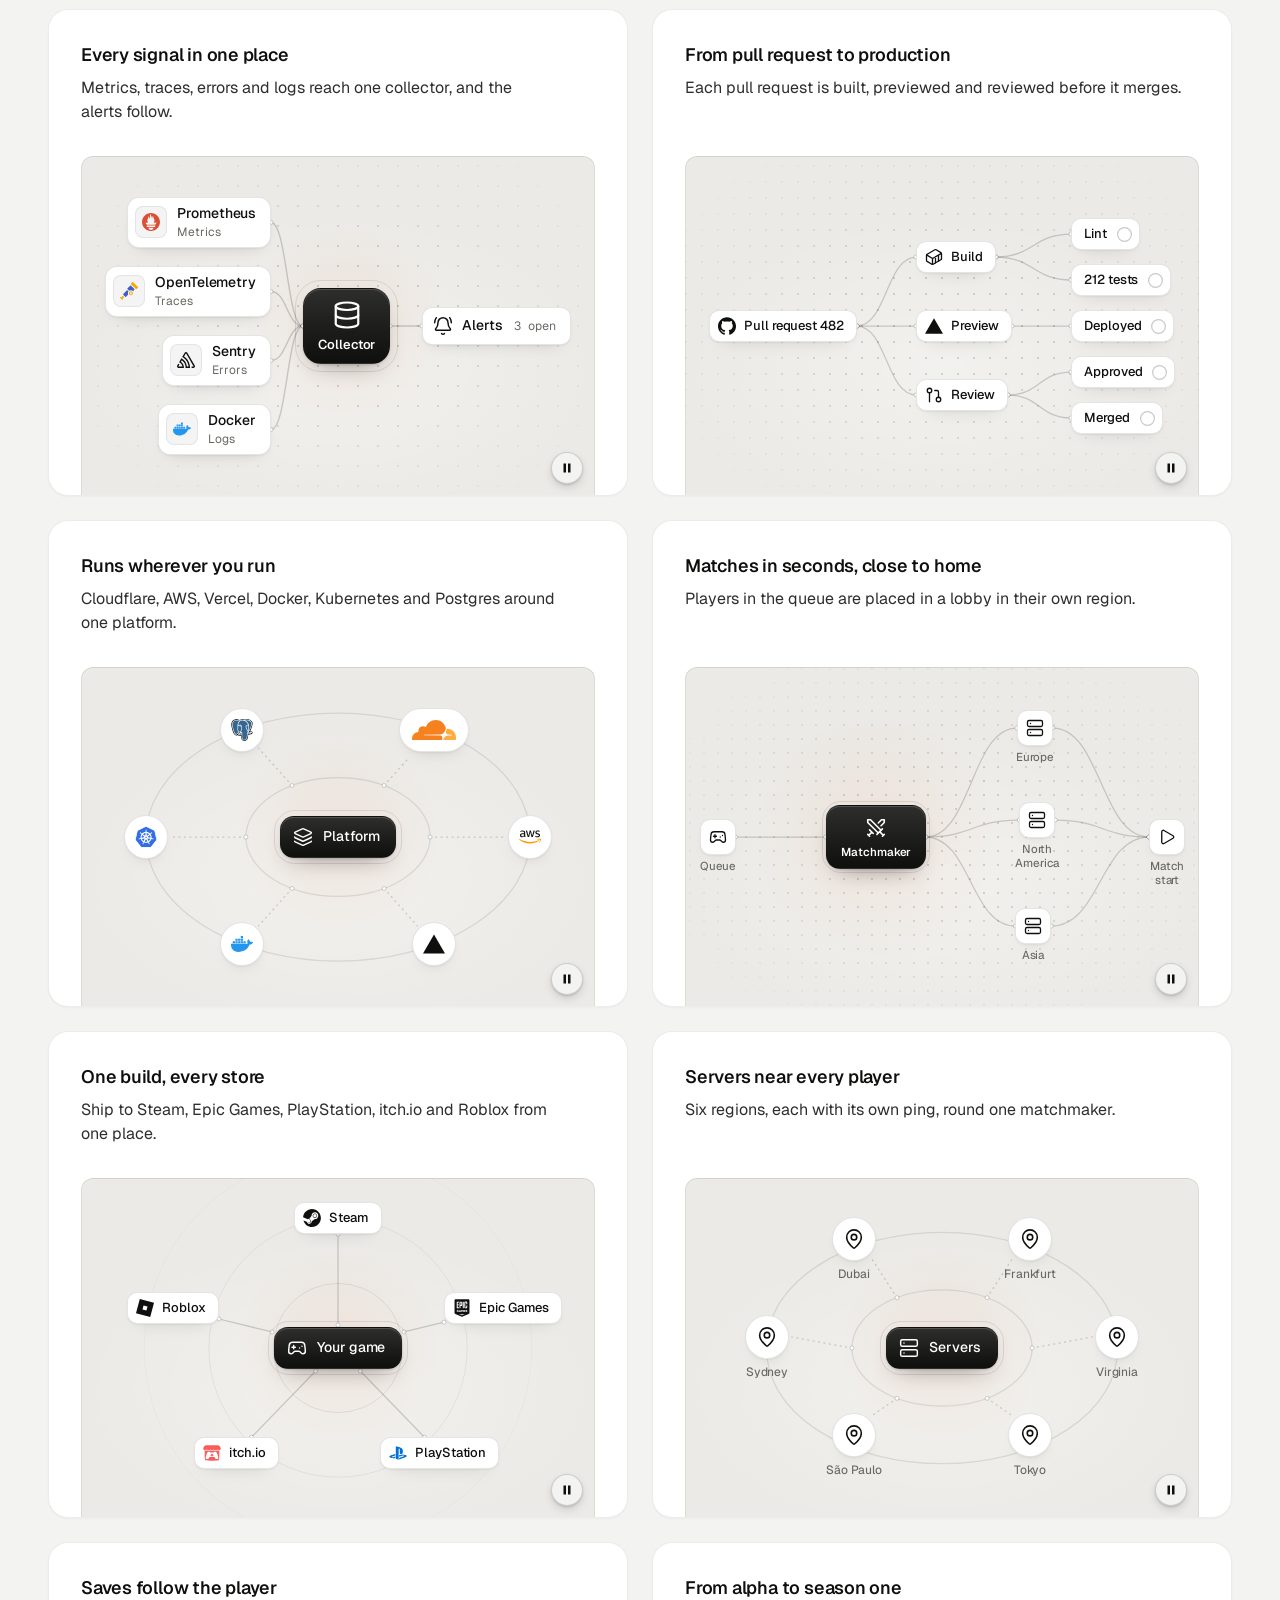
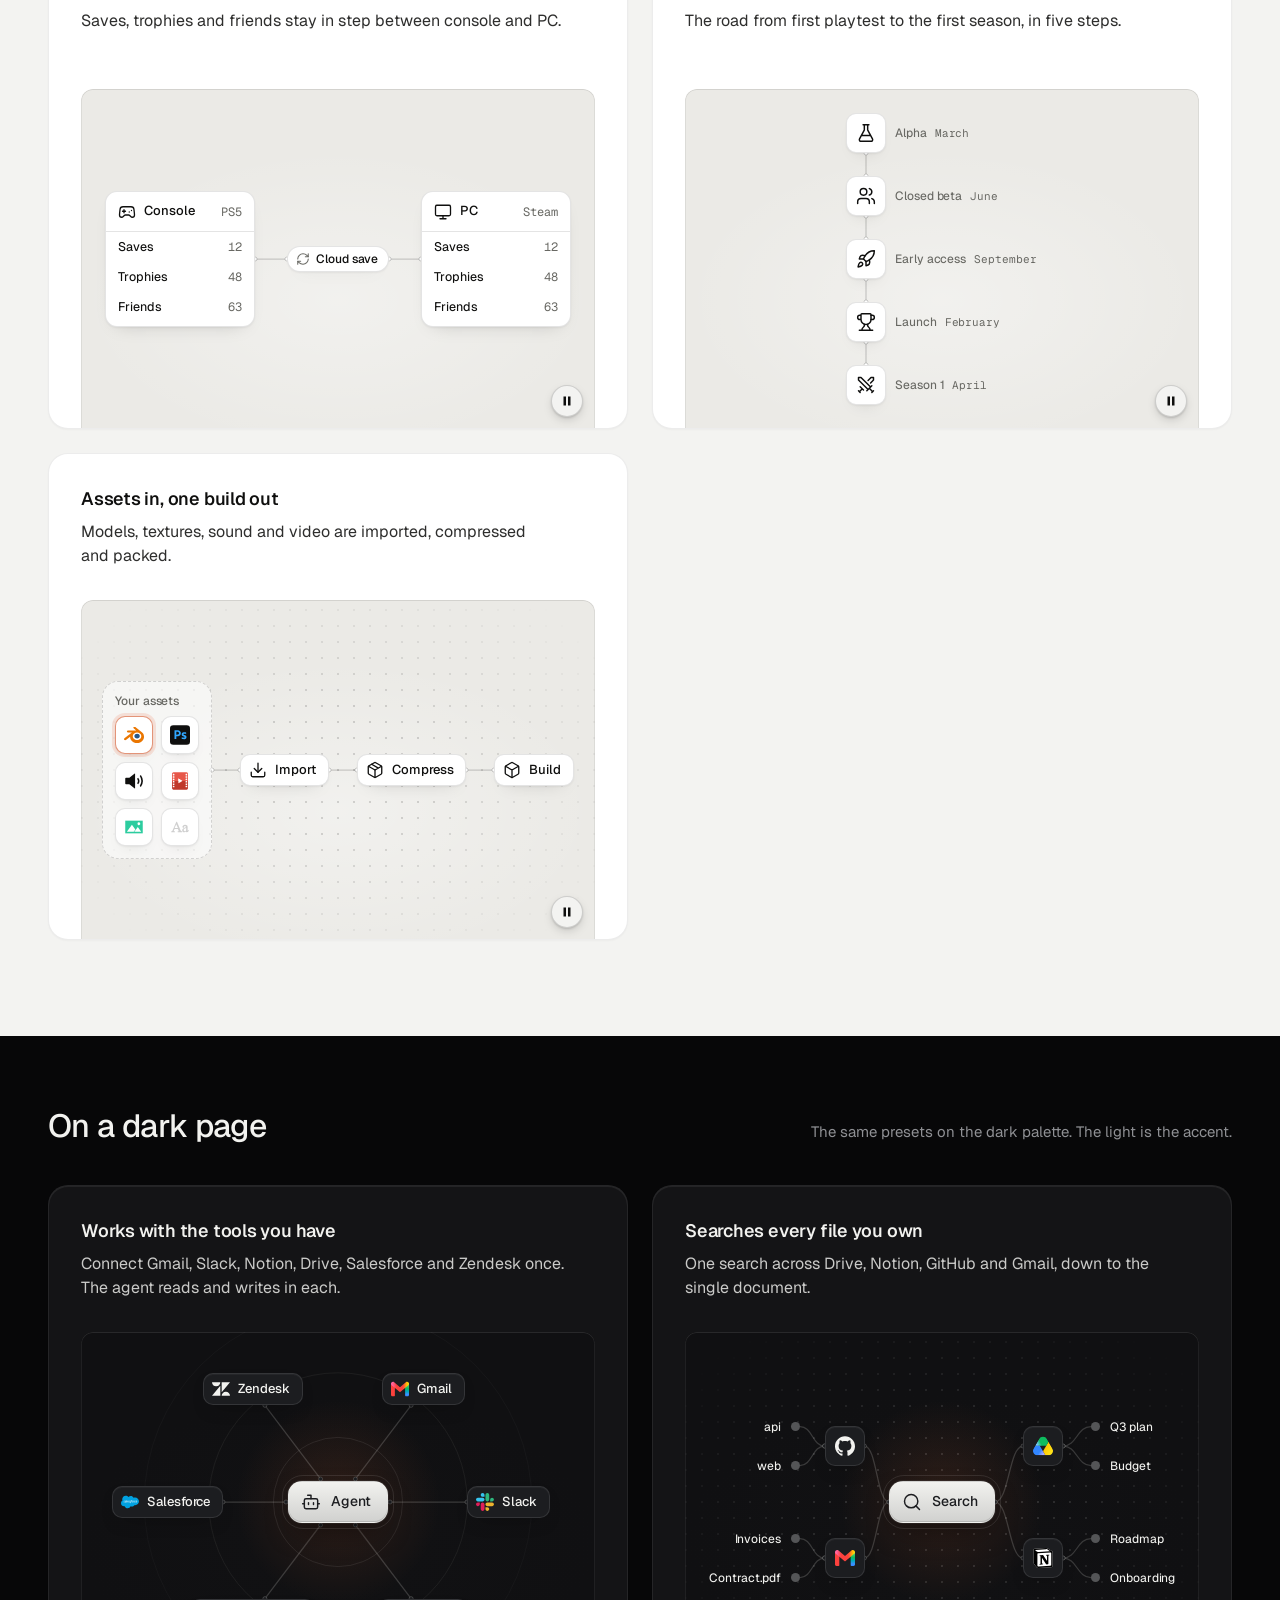
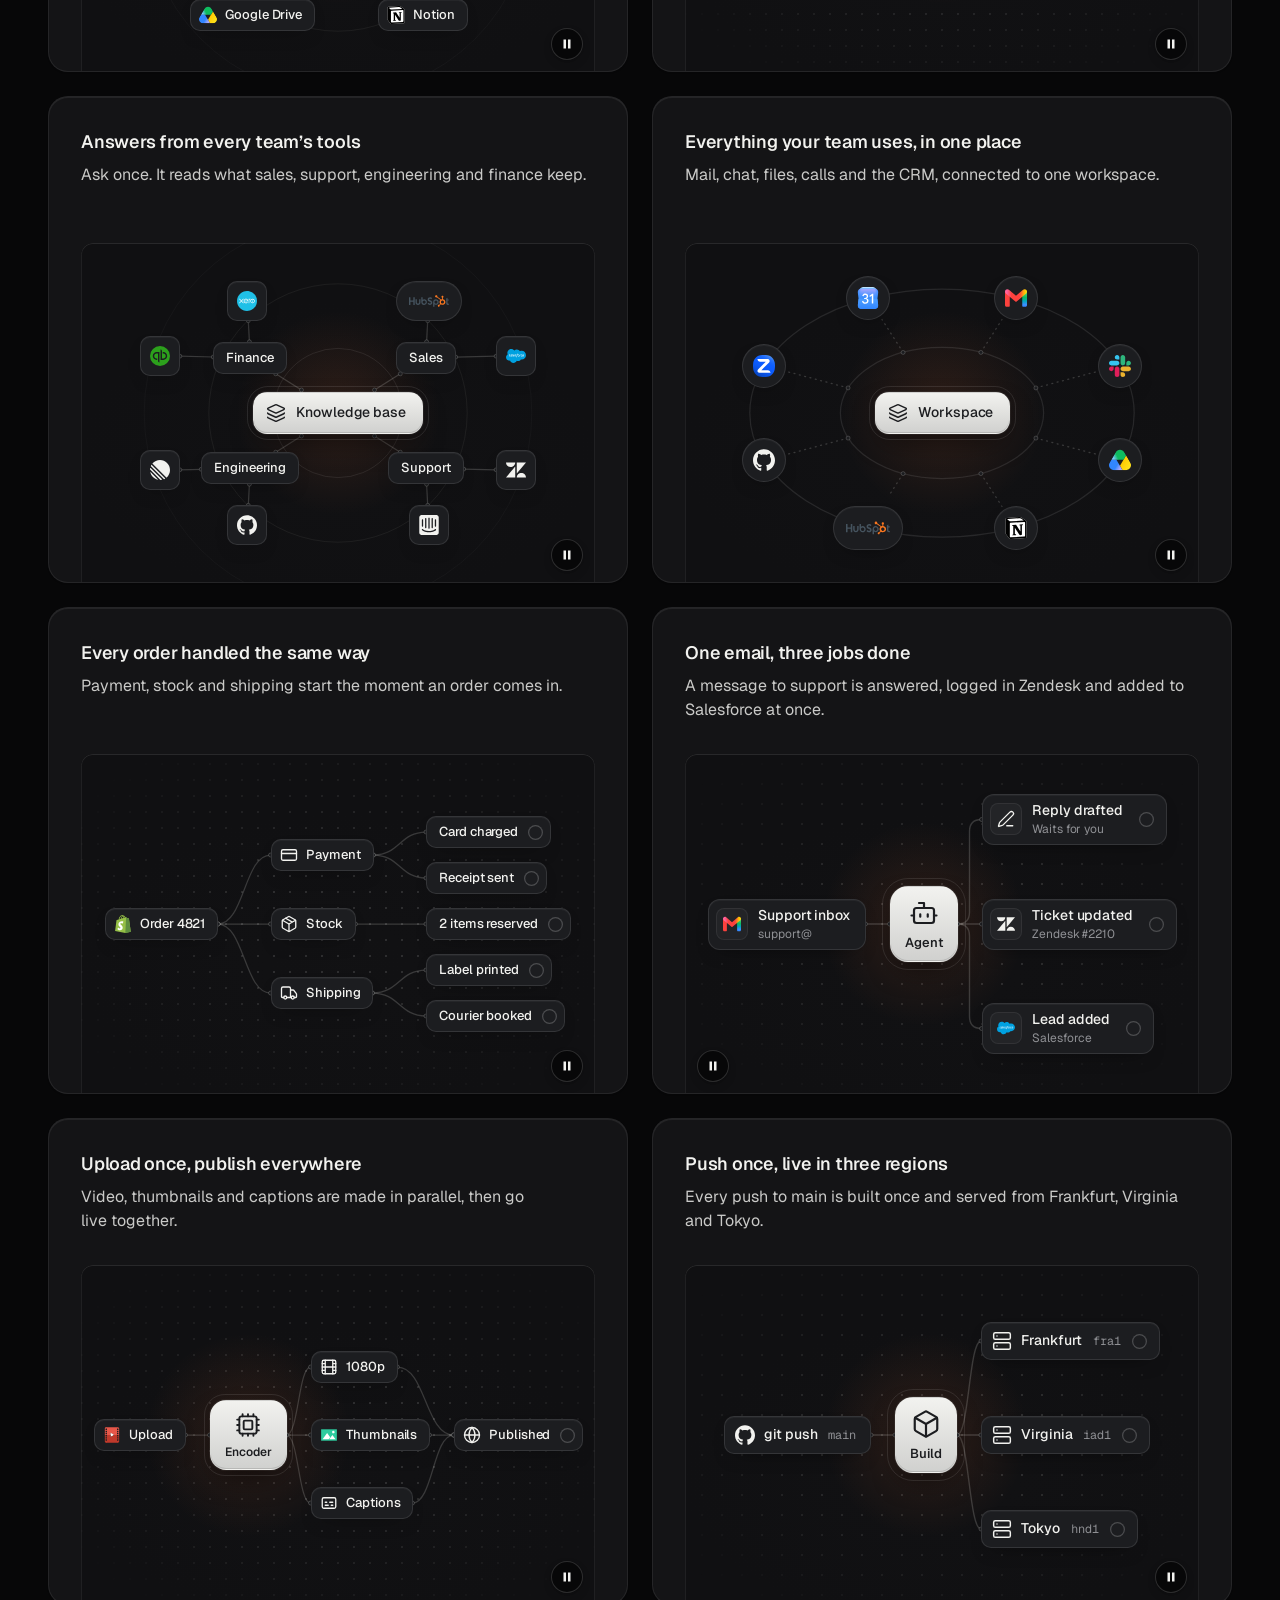
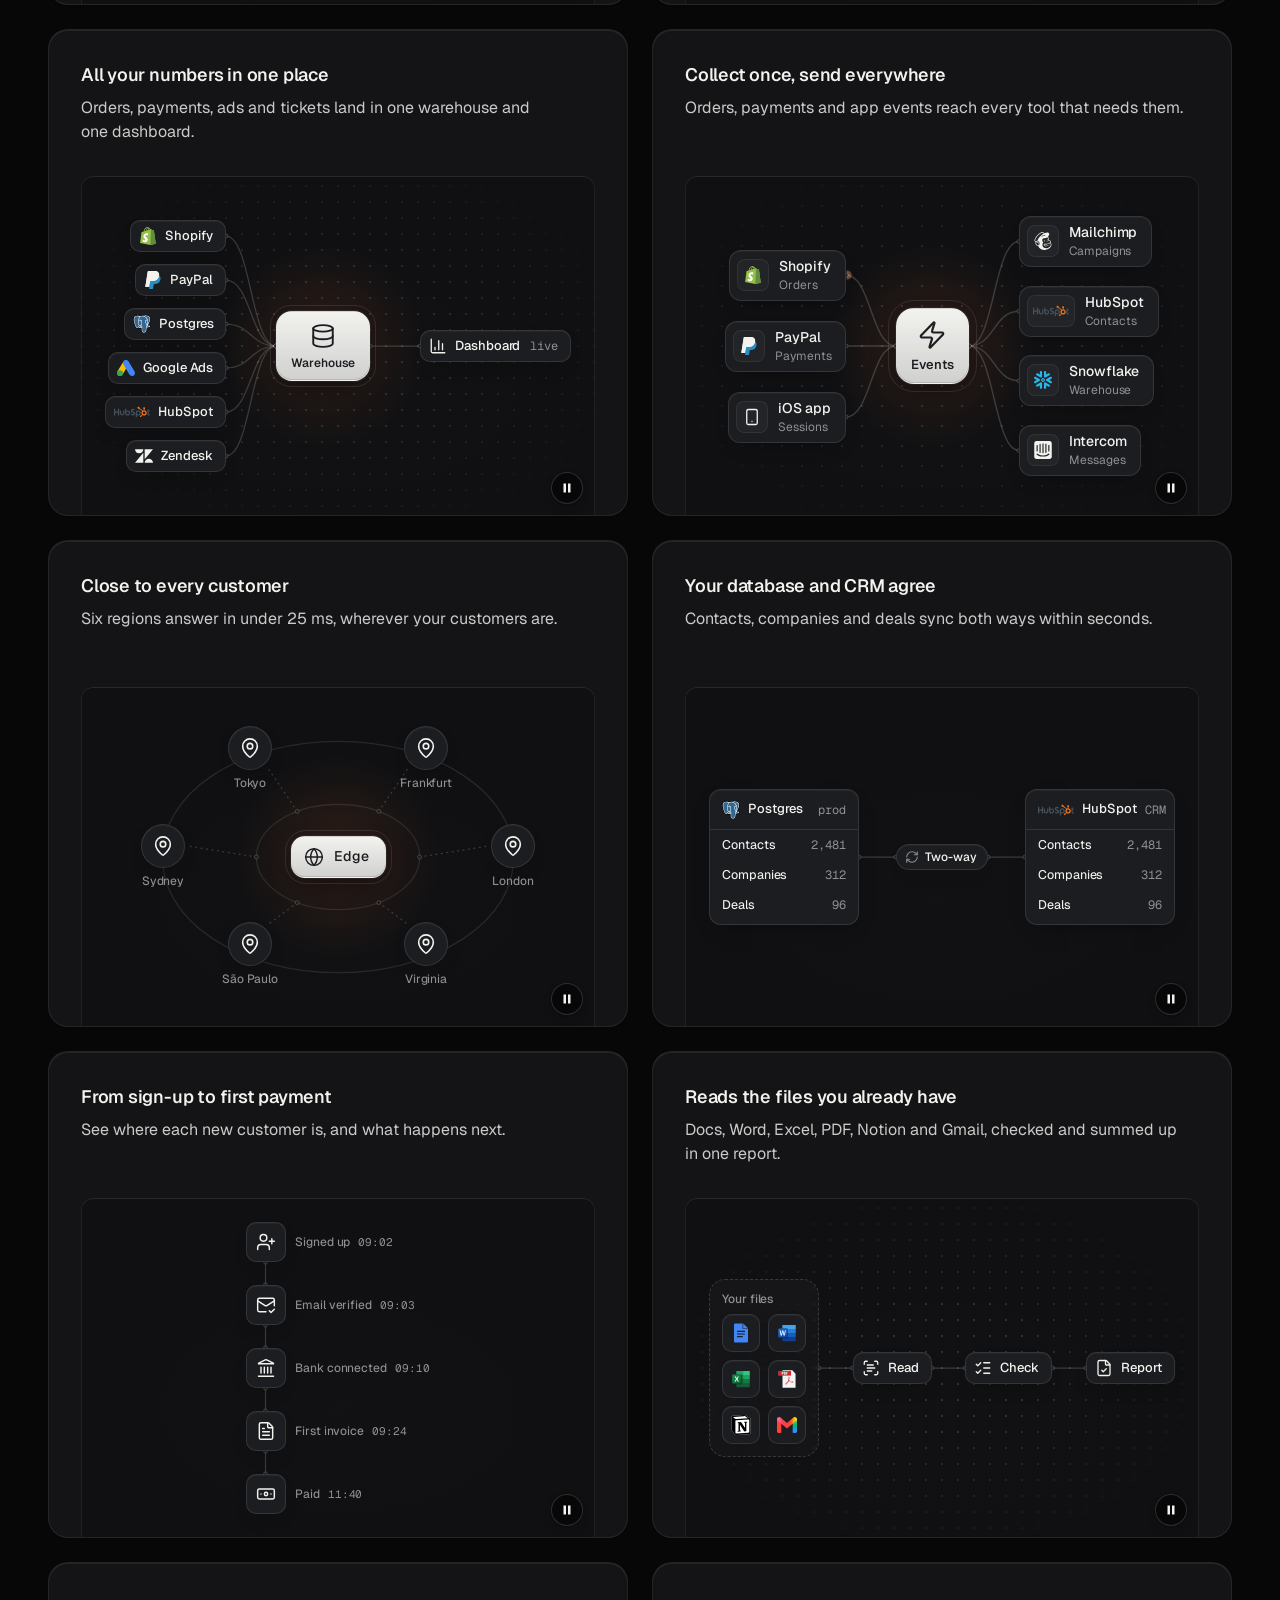
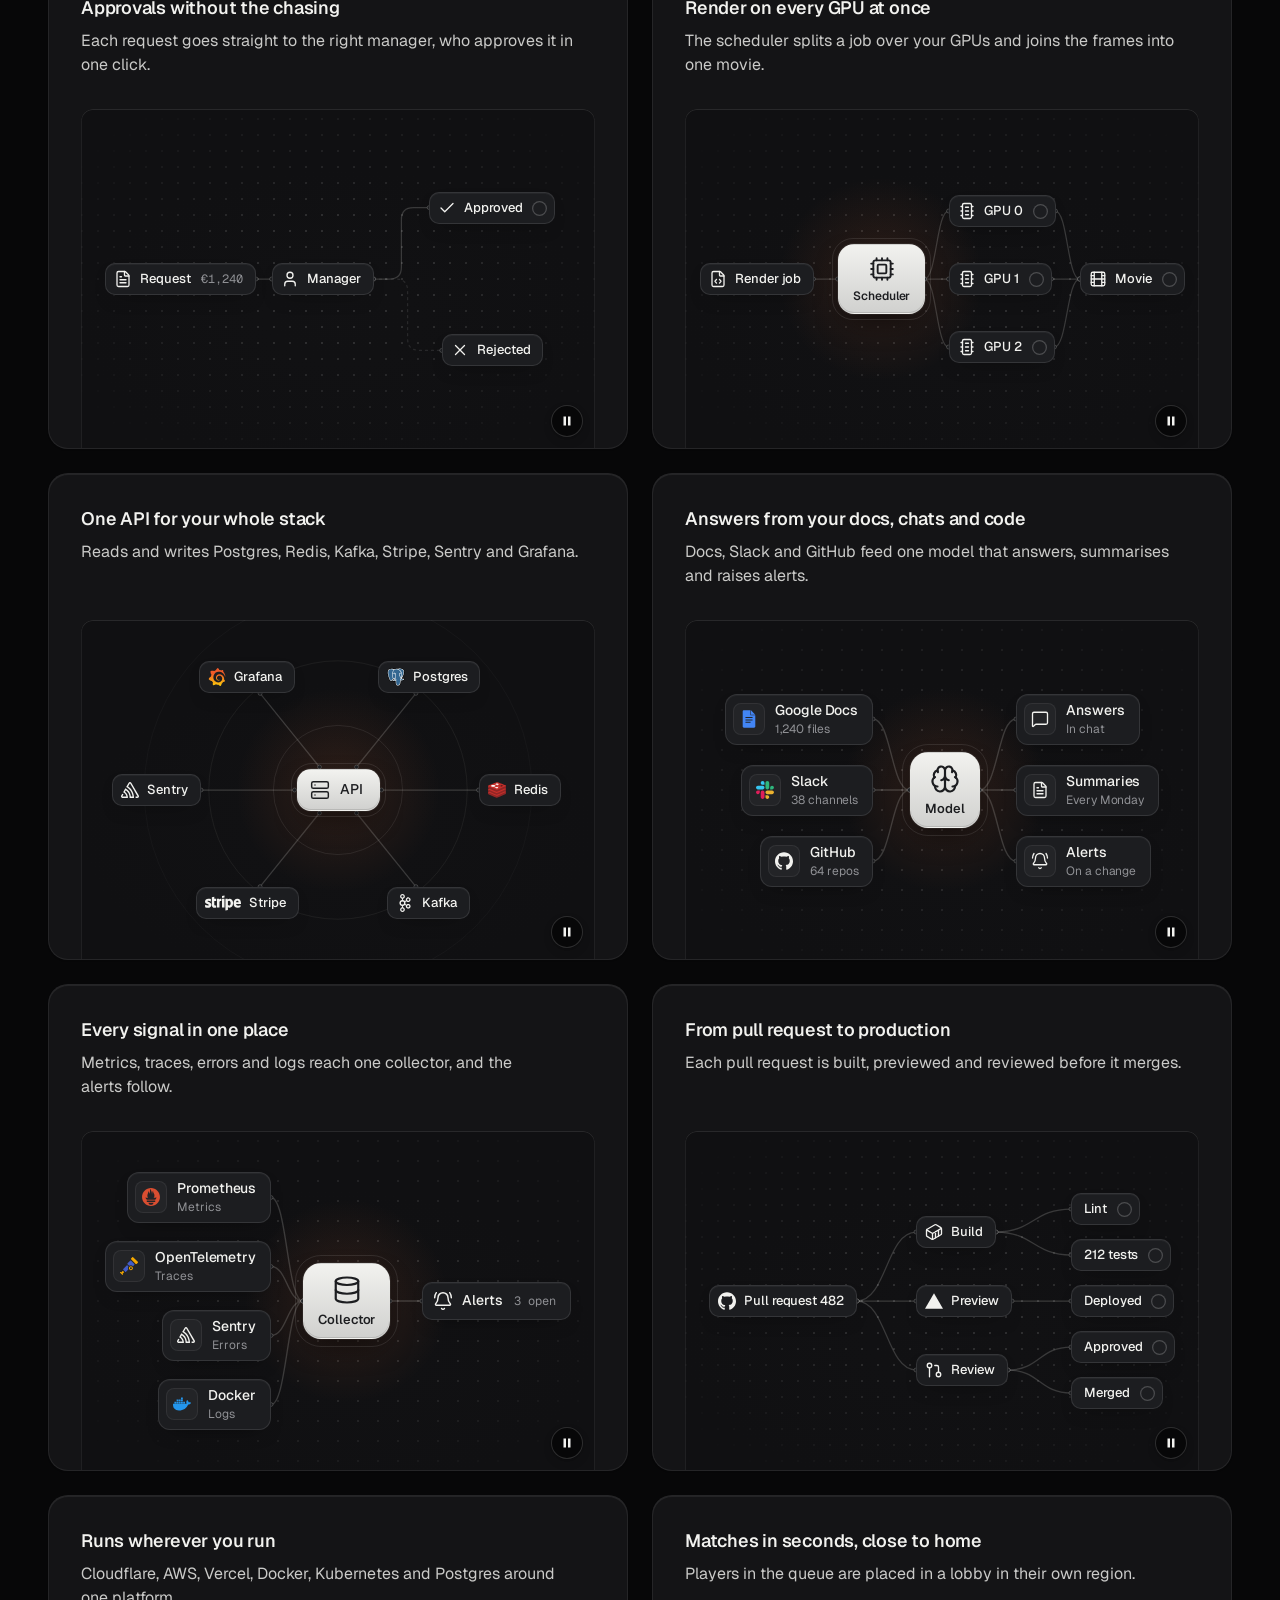
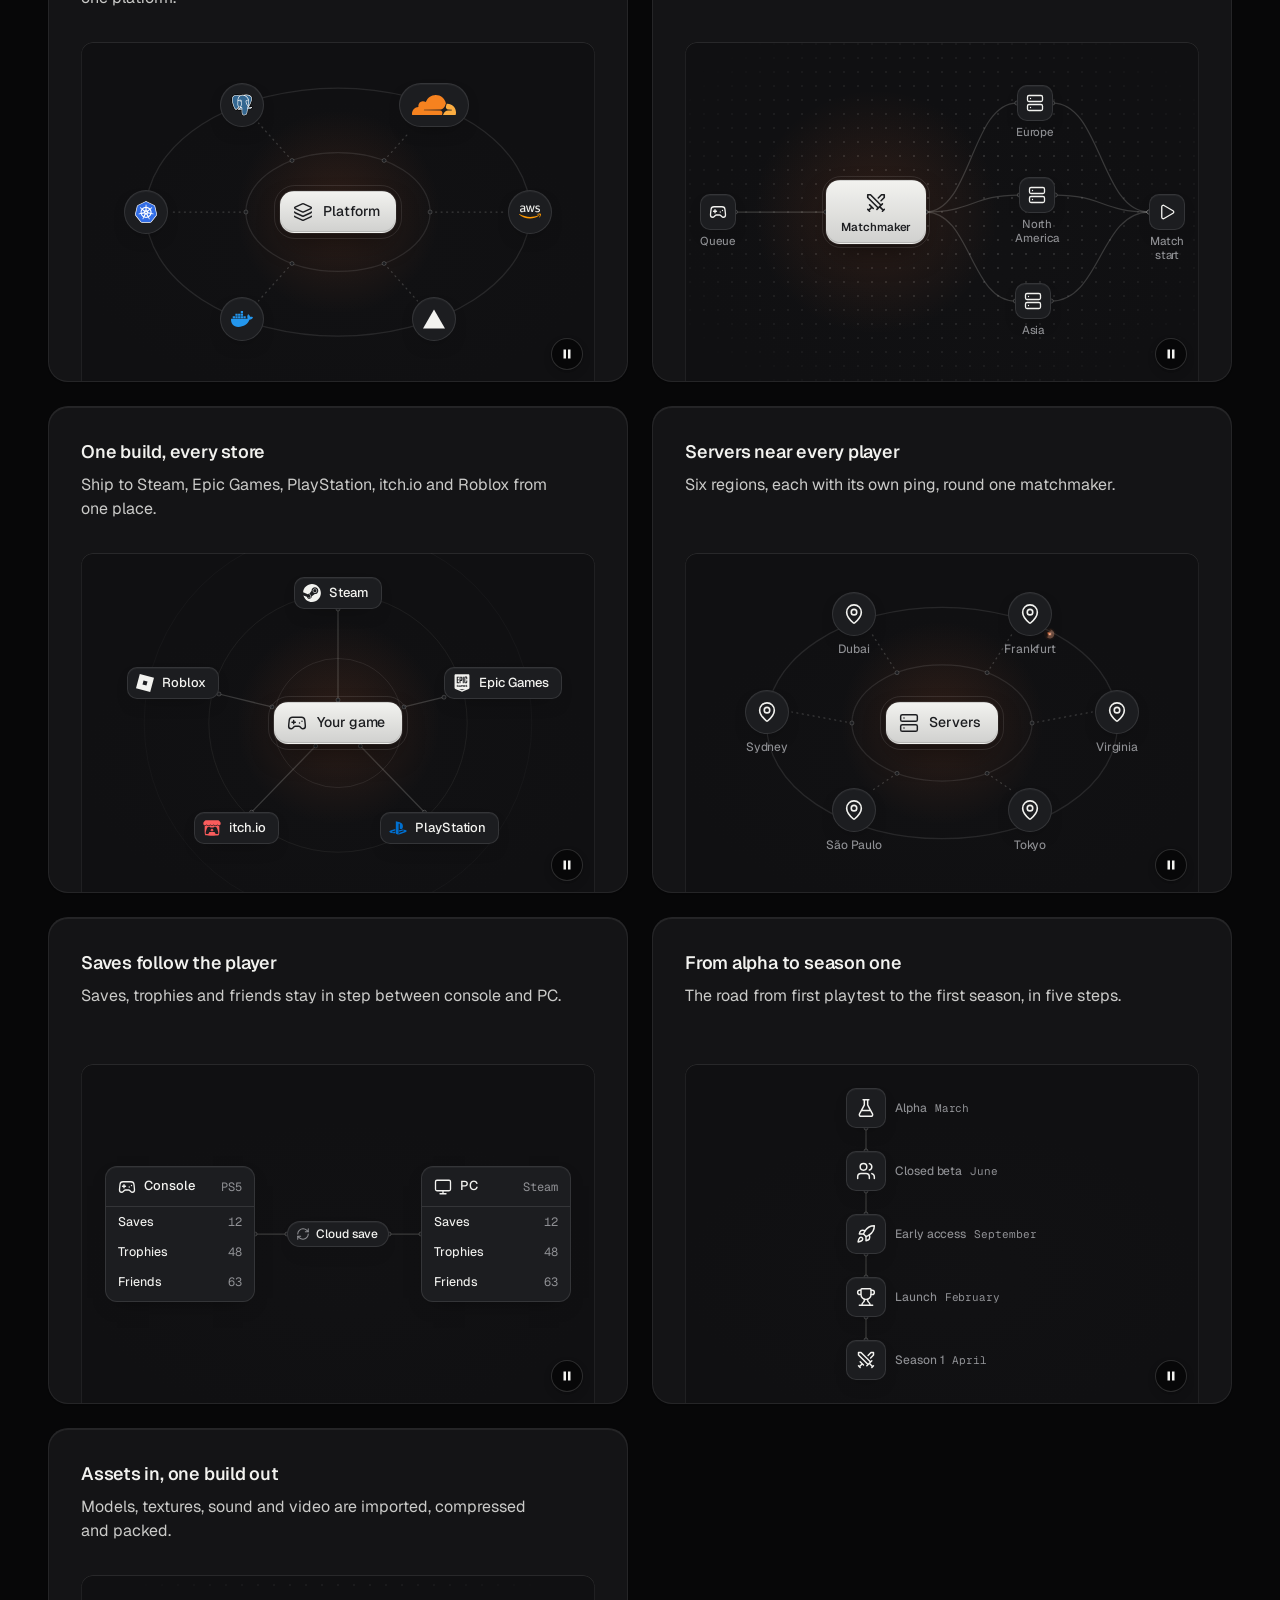
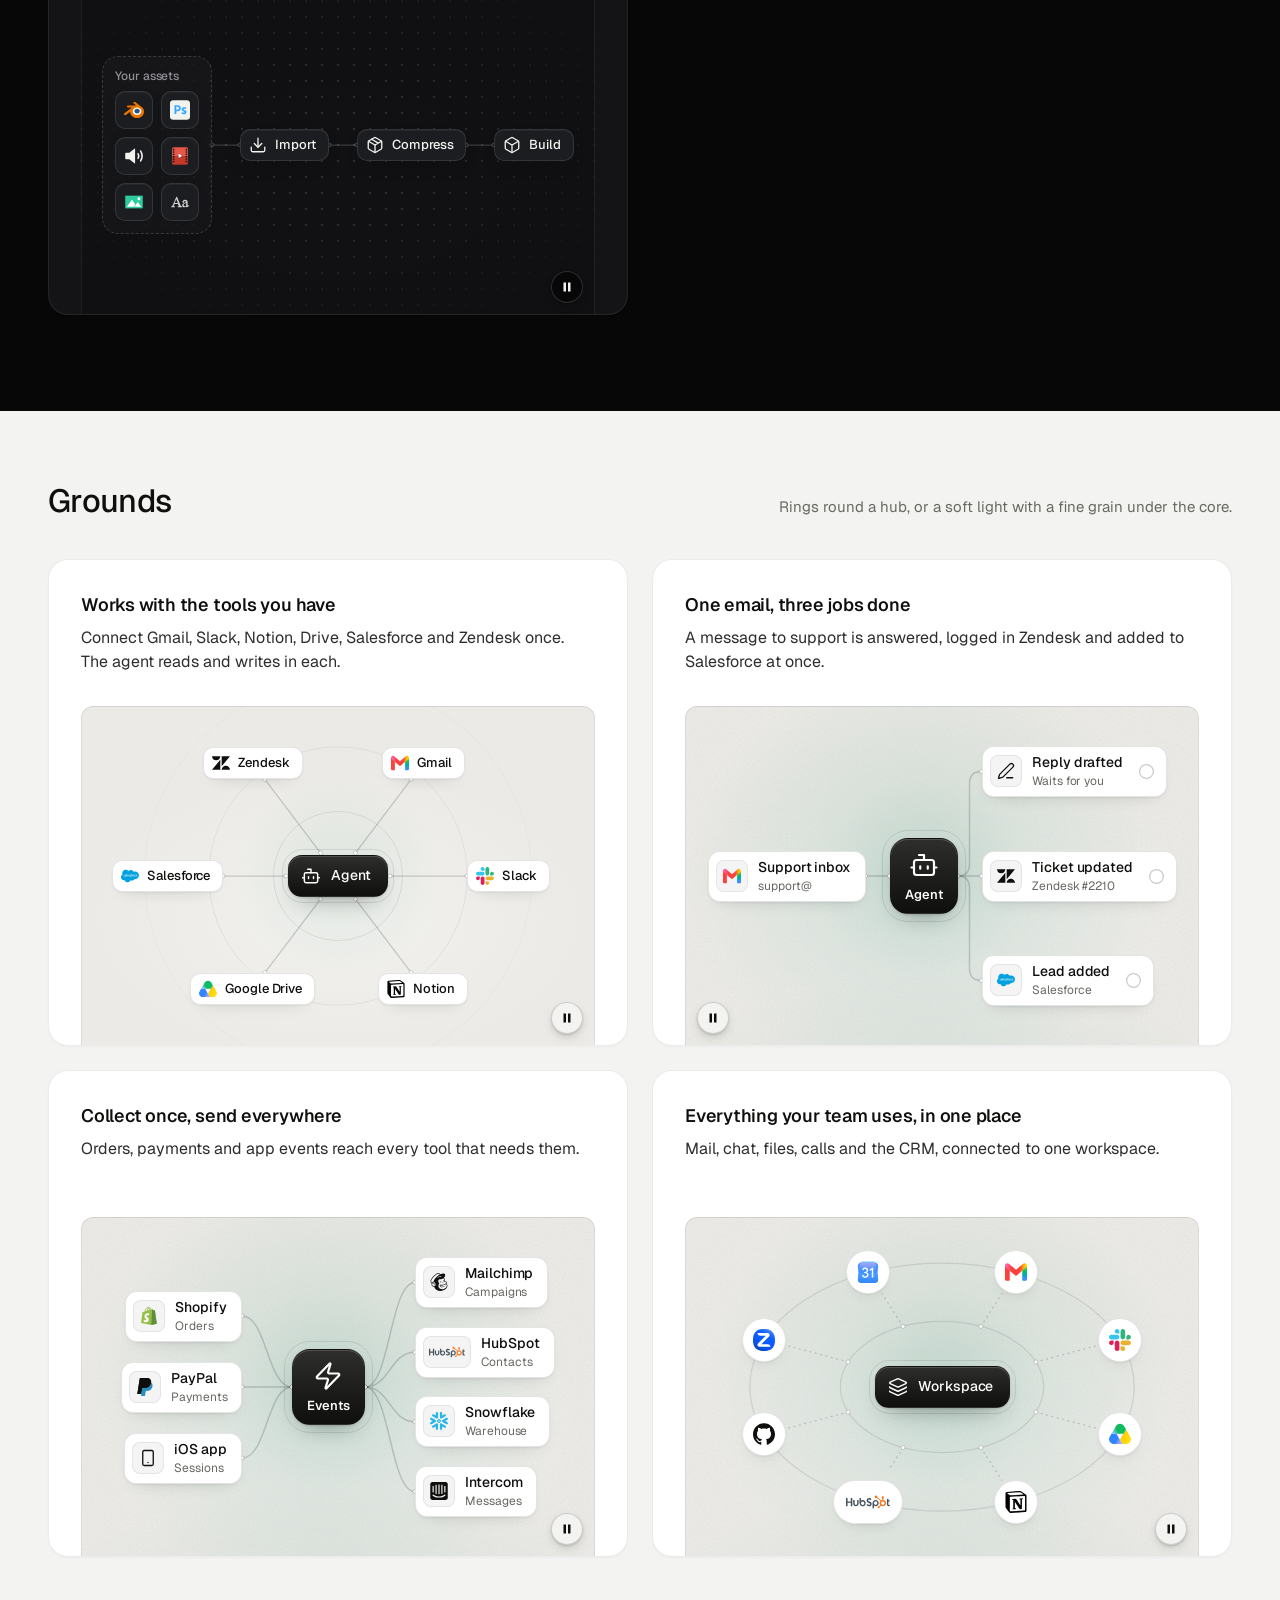
<file: assets/diagrams/demo.html>
<!doctype html>
<html lang="en">
<head>
<meta charset="utf-8">
<meta name="viewport" content="width=device-width, initial-scale=1">
<title>Diagrams</title>
<link rel="preconnect" href="https://fonts.googleapis.com">
<link rel="preconnect" href="https://fonts.gstatic.com" crossorigin>
<link href="https://fonts.googleapis.com/css2?family=Geist:wght@300..700&family=Geist+Mono:wght@400;500&display=swap" rel="stylesheet">
<link rel="stylesheet" href="../ui/cards.css">
<link rel="stylesheet" href="diagram.css">
<style>
  /* two page palettes (the same as assets/ui/cards.html); every colour of the cards and the diagrams
     comes from these */
  :root {
    --font-text: "Geist", system-ui, sans-serif;
    --font-display: "Geist", system-ui, sans-serif;
    --font-mono: "Geist Mono", ui-monospace, monospace;
  }
  [data-theme="light"] {
    --bg: #f3f3f1; --card: #ffffff; --ink: #0f0f0e; --muted: #686863; --accent: #e5531c; --accent-ink: #ffffff; --frag: #ffffff; --ground-bg: #ebeae6; --ground-accent: #dcd9d0;
  }
  [data-theme="light"][data-accent="blue"] { --accent: #2456e8; }
  [data-theme="light"][data-accent="green"] { --accent: #16825d; }
  [data-theme="dark"] {
    --bg: #070708; --card: #141416; --ink: #f2f2ef; --muted: #8f9094; --accent: #ff7a3c; --accent-ink: #120c08; --frag: #1c1d20; --ground-bg: #101012; --ground-accent: #232326;
  }
  [data-theme="dark"][data-accent="white"] { --accent: #f2f2ef; --accent-ink: #0b0b0c; }
  [data-theme="dark"][data-accent="green"] { --accent: #3ccf8e; --accent-ink: #06130d; }
  * { box-sizing: border-box; }
  html, body { margin: 0; }
  body { font-family: var(--font-text); background: #f3f3f1; color: #0f0f0e; -webkit-font-smoothing: antialiased; }
  .set { background: var(--bg); color: var(--ink); padding: 72px 0 96px; }
  .wrap { max-width: 1232px; margin: 0 auto; padding: 0 24px; }
  .head { display: flex; align-items: baseline; justify-content: space-between; gap: 24px; margin-bottom: 40px; }
  .head h2 { margin: 0; font: 500 32px/1.15 var(--font-display); letter-spacing: -0.02em; }
  .head p { margin: 0; color: var(--muted); font-size: 15px; max-width: 46ch; }
  .grid { display: grid; grid-template-columns: repeat(2, minmax(0, 1fr)); gap: 24px; }
  .grid--one { grid-template-columns: minmax(0, 1fr); }
  /* the panel heights of the brief: a card panel about 340 high, a section panel 560 */
  .card > .panel { --p-h: 340px; }
  .card--wide > .panel { --p-h: 560px; }
  .item { display: flex; flex-direction: column; gap: 10px; min-width: 0; }
  .item > .card { flex: 1; }
  .item > code { font: 400 12px/1 var(--font-mono); color: var(--muted); padding-left: 4px; }
  .top { background: #f3f3f1; border-bottom: 1px solid rgb(0 0 0 / .07); }
  .top .wrap { display: flex; align-items: center; gap: 16px; height: 60px; font-size: 14px; }
  .top b { font-weight: 560; }
  .top span { color: #686863; }
  /* a held moment (?dg=rest or mid) shows its end state at once, for screenshots */
  .dg-hold .dg *, .dg-hold .dg *::before, .dg-hold .dg *::after { transition: none !important; animation: none !important; }
  @media (max-width: 1023px) { .grid { grid-template-columns: minmax(0, 1fr); } }
  @media (max-width: 639px) {
    .set { padding: 48px 0 64px; }
    .wrap { padding: 0 16px; }
    .head { flex-direction: column; gap: 8px; margin-bottom: 28px; }
    .head h2 { font-size: 26px; }
    .card > .panel { --p-h: 300px; }
    .card--wide > .panel { --p-h: 420px; }
  }
</style>
</head>
<body data-icon-base="../icons/demo/">
<!-- icons load from ../icons/demo/ (every curated icon, written by scripts/icons.mjs fetch --all). A real page loads them from assets/icons/, filled once with:
     node scripts/icons.mjs scan index.html --out assets/icons -->
<header class="top"><div class="wrap"><b>Diagrams</b><span>diagram.js with presets.json: node-and-line visuals for a card or a section. <a href="lab.html">Open the builder</a></span></div></header>
<main id="sets"></main>

<script type="module">
  import dg from './diagram.js';

  // plain card copy for the demo only (a page writes its own)
  const COPY = {
    'hub-tools': ['Works with the tools you have', 'Connect Gmail, Slack, Notion, Drive, Salesforce and Zendesk once. The agent reads and writes in each.'],
    'hub-branches': ['Searches every file you own', 'One search across Drive, Notion, GitHub and Gmail, down to the single document.'],
    'hub-web': ['Answers from every team’s tools', 'Ask once. It reads what sales, support, engineering and finance keep.'],
    'ring-apps': ['Everything your team uses, in one place', 'Mail, chat, files, calls and the CRM, connected to one workspace.'],
    'tree-orders': ['Every order handled the same way', 'Payment, stock and shipping start the moment an order comes in.'],
    'lanes-agent': ['One email, three jobs done', 'A message to support is answered, logged in Zendesk and added to Salesforce at once.'],
    'lanes-media': ['Upload once, publish everywhere', 'Video, thumbnails and captions are made in parallel, then go live together.'],
    'lanes-deploy': ['Push once, live in three regions', 'Every push to main is built once and served from Frankfurt, Virginia and Tokyo.'],
    'fanin-warehouse': ['All your numbers in one place', 'Orders, payments, ads and tickets land in one warehouse and one dashboard.'],
    'bowtie-events': ['Collect once, send everywhere', 'Orders, payments and app events reach every tool that needs them.'],
    'ring-regions': ['Close to every customer', 'Six regions answer in under 25 ms, wherever your customers are.'],
    'sync-crm': ['Your database and CRM agree', 'Contacts, companies and deals sync both ways within seconds.'],
    'timeline-onboarding': ['From sign-up to first payment', 'See where each new customer is, and what happens next.'],
    'grid-documents': ['Reads the files you already have', 'Docs, Word, Excel, PDF, Notion and Gmail, checked and summed up in one report.'],
    'free-approval': ['Approvals without the chasing', 'Each request goes straight to the right manager, who approves it in one click.'],
    'lanes-render': ['Render on every GPU at once', 'The scheduler splits a job over your GPUs and joins the frames into one movie.'],
    'hub-stack': ['One API for your whole stack', 'Reads and writes Postgres, Redis, Kafka, Stripe, Sentry and Grafana.'],
    'bowtie-model': ['Answers from your docs, chats and code', 'Docs, Slack and GitHub feed one model that answers, summarises and raises alerts.'],
    'fanin-telemetry': ['Every signal in one place', 'Metrics, traces, errors and logs reach one collector, and the alerts follow.'],
    'tree-release': ['From pull request to production', 'Each pull request is built, previewed and reviewed before it merges.'],
    'ring-edge': ['Runs wherever you run', 'Cloudflare, AWS, Vercel, Docker, Kubernetes and Postgres around one platform.'],
    'lanes-matchmaking': ['Matches in seconds, close to home', 'Players in the queue are placed in a lobby in their own region.'],
    'hub-stores': ['One build, every store', 'Ship to Steam, Epic Games, PlayStation, itch.io and Roblox from one place.'],
    'ring-servers': ['Servers near every player', 'Six regions, each with its own ping, round one matchmaker.'],
    'sync-saves': ['Saves follow the player', 'Saves, trophies and friends stay in step between console and PC.'],
    'timeline-season': ['From alpha to season one', 'The road from first playtest to the first season, in five steps.'],
    'grid-assets': ['Assets in, one build out', 'Models, textures, sound and video are imported, compressed and packed.'],
  };
  const q = new URLSearchParams(location.search);
  const only = q.get('ids') ? q.get('ids').split(',') : null;
  const themes = q.get('theme') ? q.get('theme').split(',') : ['light', 'dark'];
  const type = q.get('type');                // software | tech | gaming | product | service
  const show = q.get('show') || 'all';      // all | cards | grounds | sections
  const groundAll = q.get('ground');         // ?ground=glow tries one ground on every card

  const presets = await dg.presets();
  const ids = Object.keys(presets).filter(id => (!only || only.includes(id)) && (!type || (presets[id].types || []).includes(type)));
  const root = document.getElementById('sets');

  const card = (id, cls = '', opts = null) => {
    const [t, p] = COPY[id] || [id, ''];
    const wrap = document.createElement('div');
    wrap.className = 'item';
    const a = document.createElement('article');
    a.className = 'card card--row ' + cls;
    a.innerHTML = `<h3></h3><p></p><div class="panel"><div class="dg" data-diagram="${id}"></div></div>`;
    a.querySelector('h3').textContent = t;
    a.querySelector('p').textContent = p;
    const o = { ...(opts || {}), ...(groundAll ? { ground: groundAll } : {}) };
    if (Object.keys(o).length) a.querySelector('.dg').dataset.diagramOpts = JSON.stringify(o);
    a.dataset.preset = id;
    wrap.append(a);
    if (q.get('labels')) { const code = document.createElement('code'); code.textContent = id + (o.ground ? ` · ground ${o.ground}` : ''); wrap.append(code); }
    return wrap;
  };
  const set = (theme, title, text, list, wideCards, accent) => {
    const sec = document.createElement('section');
    sec.className = 'set';
    sec.dataset.theme = theme;
    if (accent) sec.dataset.accent = accent;
    sec.innerHTML = `<div class="wrap"><div class="head"><h2></h2><p></p></div><div class="grid${wideCards ? ' grid--one' : ''}"></div></div>`;
    sec.querySelector('h2').textContent = title;
    sec.querySelector('.head p').textContent = text;
    const grid = sec.querySelector('.grid');
    list.forEach(x => { const [id, o] = Array.isArray(x) ? x : [x, null]; if (presets[id]) grid.appendChild(card(id, wideCards ? 'card--wide' : '', o)); });
    root.appendChild(sec);
  };
  if (show === 'all' || show === 'cards') {
    if (themes.includes('light')) set('light', 'In a card', 'Every preset in a feature card, its panel about 540 by 340.', ids);
    if (themes.includes('dark')) set('dark', 'On a dark page', 'The same presets on the dark palette. The light is the accent.', ids);
  }
  if (show === 'all' || show === 'grounds') {
    const g = [['hub-tools', { ground: 'rings' }], ['lanes-agent', { ground: 'glow' }], ['bowtie-events', { ground: 'glow dots' }], ['ring-apps', { ground: 'glow' }]]
      .filter(([id]) => !only || only.includes(id));
    if (themes.includes('light')) set('light', 'Grounds', 'Rings round a hub, or a soft light with a fine grain under the core.', g, false, 'green');
    if (themes.includes('dark')) set('dark', 'Grounds, dark', 'The same grounds on the dark palette.', g, false, 'green');
  }
  if (show === 'all' || show === 'sections') {
    const wl = ['lanes-agent', 'bowtie-events'].filter(id => !only || only.includes(id));
    const wd = ['hub-branches', 'sync-crm'].filter(id => !only || only.includes(id));
    if (themes.includes('light')) set('light', 'In a section', 'The same specs at section size, about 1170 by 560. Nodes with a line become cards.', wl, true, 'blue');
    if (themes.includes('dark')) set('dark', 'Section, dark', 'A white light on the dark palette.', wd, true, 'white');
  }

  const all = await dg.auto(document);
  window.__dg = all;
  await document.fonts.ready;
  await dg.ready();
  // ?dg=rest holds every diagram at rest, ?dg=mid at its busiest moment (screenshots)
  const hold = q.get('dg');
  if (hold) { document.documentElement.classList.add('dg-hold'); all.forEach(d => d.seek(hold === 'rest' ? d.T - 0.05 : d.stillT)); }
  requestAnimationFrame(() => { document.documentElement.dataset.ready = '1'; });
</script>
</body>
</html>
</file>
<file: css/theme.css>
/* Safadi Dental Clinic: site theme.
   Layout language: a large two-tone hero headline over soft colour glows, rounded photo cards,
   pale tinted bands, line-icon service cards, portrait cards with a name chip, an FAQ accordion,
   a film banner, a testimonial row and a dark footer. Colours: the logo's green. */

:root {
  --ink: #0e2a1c;          /* headings, deep green-black */
  --text: #4f6158;         /* body copy */
  --muted: #5c6b63;
  --accent: #187a41;       /* buttons, links, the coloured word (5.3:1 on white) */
  --accent-dark: #11602f;
  --accent-soft: #e3f3e8;
  --lime: #6cc04a;         /* the logo's light green, for small marks */
  --bg: #ffffff;
  --tint: #f1f8f3;         /* pale bands */
  --line: #e2ebe5;
  --dark: #0b1f15;         /* footer */
  --dark-2: #12301f;
  --radius: 22px;
  --radius-sm: 14px;
  --shadow: 0 20px 50px -24px rgba(14, 42, 28, .28);
  --shadow-sm: 0 10px 30px -18px rgba(14, 42, 28, .3);
  --container: 1240px;
  --gut: clamp(20px, 4vw, 40px);
  --ease: cubic-bezier(.22, 1, .36, 1);
  --head: "Urbanist", system-ui, sans-serif;
  --body: "Inter", system-ui, sans-serif;
  --header-h: 88px;
}

*, *::before, *::after { box-sizing: border-box; }
html, body { margin: 0; }
html { -webkit-text-size-adjust: 100%; scroll-padding-top: calc(var(--header-h) + 16px); }
body { font: 400 16px/1.7 var(--body); color: var(--text); background: var(--bg); overflow-x: clip; }
img { max-width: 100%; display: block; }
a { color: inherit; text-decoration: none; }
h1, h2, h3, h4 { text-wrap: balance; font-family: var(--head); color: var(--ink); margin: 0; letter-spacing: -0.02em; line-height: 1.12; font-weight: 600; }
p { margin: 0; text-wrap: pretty; }
ul, ol { margin: 0; padding: 0; list-style: none; }
button { font: inherit; cursor: pointer; }
:focus-visible { outline: 3px solid var(--accent); outline-offset: 3px; border-radius: 6px; }

.container { width: min(100% - 2 * var(--gut), var(--container)); margin-inline: auto; }
.section { padding-block: clamp(72px, 9vw, 120px); position: relative; }
.section--tint { background: var(--tint); }
.section--flush-top { padding-top: 0; }
.center { text-align: center; }
.eyebrow { display: inline-block; font: 600 15px/1.4 var(--body); color: var(--accent-dark); margin-bottom: 14px; }
.h2 { font-size: clamp(32px, 4vw, 48px); }
.lead { font-size: 17px; color: var(--text); max-width: 60ch; }
.center .lead { margin-inline: auto; }
.section-head { margin-bottom: clamp(36px, 5vw, 56px); }
.section-head .lead { margin-top: 16px; }
.skip-link { position: absolute; left: 16px; top: -60px; z-index: 100; background: var(--ink); color: #fff; padding: 10px 16px; border-radius: 10px; }
.skip-link:focus { top: 16px; }
.sr-only { position: absolute; width: 1px; height: 1px; overflow: hidden; clip: rect(0 0 0 0); white-space: nowrap; }

/* ---------- buttons ---------- */
.btn { display: inline-flex; align-items: center; justify-content: center; gap: 10px; min-height: 50px; padding: 0 26px; border-radius: 12px;
  font: 600 16px/1 var(--body); border: 1.5px solid transparent; transition: background .3s var(--ease), color .3s var(--ease), transform .3s var(--ease), box-shadow .3s var(--ease); white-space: nowrap; }
.btn--primary { background: var(--accent); color: #fff; box-shadow: 0 10px 22px -12px rgba(14, 42, 28, .45); }
.btn--primary:hover { background: var(--accent-dark); transform: translateY(-2px); box-shadow: 0 14px 28px -12px rgba(14, 42, 28, .5); }
.btn--ghost { border-color: rgba(14, 42, 28, .18); color: var(--ink); background: #fff; }
.btn--ghost:hover { border-color: var(--accent); color: var(--accent); transform: translateY(-2px); }
.btn--light { background: #fff; color: var(--ink); }
.btn--light:hover { background: var(--accent-soft); transform: translateY(-2px); }
.btn:active { transform: translateY(0) scale(.98); }
.btn svg { width: 18px; height: 18px; transition: transform .3s var(--ease); }
.btn:hover svg { transform: translateX(3px); }
.link { color: var(--accent); font-weight: 600; display: inline-flex; align-items: center; gap: 8px; }
.link svg { width: 16px; height: 16px; transition: transform .3s var(--ease); }
.link:hover svg { transform: translateX(4px); }

/* ---------- header ---------- */
.header { position: fixed; inset: 0 0 auto; z-index: 50; height: var(--header-h); display: flex; align-items: center;
  transition: background .35s var(--ease), box-shadow .35s var(--ease), height .35s var(--ease); view-transition-name: site-header; }
.header.is-solid { background: rgba(255, 255, 255, .92); backdrop-filter: saturate(1.4) blur(14px); -webkit-backdrop-filter: saturate(1.4) blur(14px); box-shadow: 0 1px 0 var(--line); --header-h: 76px; }
.header__in { display: flex; align-items: center; gap: 24px; }
.logo img { height: 46px; width: auto; }
.nav { margin-inline: auto; }
.nav__list { display: flex; gap: 30px; align-items: center; }
.nav__item { position: relative; }
.nav__link { display: inline-flex; align-items: center; gap: 4px; font: 500 16px/1 var(--body); color: var(--ink); padding: 12px 0; position: relative; }
.nav__link::after { content: ""; position: absolute; left: 0; right: 0; bottom: 4px; height: 2px; background: var(--accent); transform: scaleX(0); transform-origin: right; transition: transform .35s var(--ease); }
.nav__link:hover::after, .nav__link[aria-current="page"]::after { transform: scaleX(1); transform-origin: left; }
.nav__link svg { width: 14px; height: 14px; }
.nav__drop { position: absolute; top: calc(100% + 8px); left: -20px; min-width: 250px; background: #fff; border-radius: var(--radius-sm); box-shadow: var(--shadow); padding: 10px;
  opacity: 0; visibility: hidden; transform: translateY(8px); transition: opacity .25s var(--ease), transform .25s var(--ease), visibility .25s; }
.nav__item:hover .nav__drop, .nav__item:focus-within .nav__drop { opacity: 1; visibility: visible; transform: none; }
.nav__drop a { display: block; padding: 10px 14px; border-radius: 10px; color: var(--ink); font-weight: 500; font-size: 15px; }
.nav__drop a:hover { background: var(--tint); color: var(--accent); }
.header__cta { display: flex; align-items: center; gap: 14px; margin-left: auto; }
.menu-btn { display: none; width: 48px; height: 48px; border-radius: 12px; border: 1px solid var(--line); background: #fff; align-items: center; justify-content: center; }
.menu-btn span { display: block; width: 20px; height: 2px; background: var(--ink); border-radius: 2px; position: relative; transition: transform .3s var(--ease), background .3s; }
.menu-btn span::before, .menu-btn span::after { content: ""; position: absolute; left: 0; width: 20px; height: 2px; background: var(--ink); border-radius: 2px; transition: transform .3s var(--ease); }
.menu-btn span::before { top: -6px; } .menu-btn span::after { top: 6px; }
.menu-open .menu-btn span { background: transparent; }
.menu-open .menu-btn span::before { transform: translateY(6px) rotate(45deg); }
.menu-open .menu-btn span::after { transform: translateY(-6px) rotate(-45deg); }

/* ---------- glows (the soft colour washes behind the hero and page heads) ---------- */
.glow { position: absolute; border-radius: 50%; filter: blur(70px); opacity: .75; pointer-events: none; z-index: 0; }
.glow--a { width: 520px; height: 520px; left: -160px; top: 80px; background: #bfead2; }
.glow--b { width: 460px; height: 460px; right: -80px; top: -60px; background: #cdeff0; }
.glow--c { width: 360px; height: 360px; right: 22%; bottom: -120px; background: #e2f5d3; }

/* ---------- hero ---------- */
.hero { position: relative; overflow: clip; padding: calc(var(--header-h) + clamp(28px, 5vw, 56px)) 0 clamp(64px, 8vw, 110px); }
.hero > .container { position: relative; z-index: 1; display: grid; grid-template-columns: minmax(0, 1.2fr) minmax(0, .8fr); gap: clamp(32px, 4vw, 64px); align-items: center; }
.hero h1 { font-size: clamp(52px, 7.4vw, 112px); line-height: 1; letter-spacing: -0.045em; font-weight: 600; }
.hero h1 .accent { color: var(--accent); }
.hero h1 .line { display: block; white-space: nowrap; }
.hero__lead { margin: 30px 0 0 clamp(0px, 9vw, 130px); max-width: 44ch; font-size: 17px; color: var(--text); }
.hero__actions { display: flex; flex-wrap: wrap; align-items: center; gap: 28px; margin-top: 40px; }
.avatars { display: flex; align-items: center; gap: 14px; }
.avatars__faces { display: flex; }
.avatars__faces img { width: 52px; height: 52px; border-radius: 50%; object-fit: cover; object-position: 50% 20%; border: 3px solid #fff; margin-left: -14px; box-shadow: var(--shadow-sm); }
.avatars__faces img:first-child { margin-left: 0; }
.avatars strong { display: block; font: 700 20px/1.1 var(--head); color: var(--ink); }
.avatars span { font-size: 14px; color: var(--muted); }
.hero__media { position: relative; }
.hero__photo { position: relative; border-radius: 46% 54% 42% 58% / 52% 44% 56% 48%; overflow: clip; aspect-ratio: 1 / 1.02; box-shadow: var(--shadow); animation: blob 14s ease-in-out infinite; }
.hero__photo img { width: 100%; height: 100%; object-fit: cover; object-position: 62% 50%; transform: scale(1.04); }
@keyframes blob { 0%, 100% { border-radius: 46% 54% 42% 58% / 52% 44% 56% 48%; } 50% { border-radius: 56% 44% 52% 48% / 44% 56% 46% 54%; } }
.float-card { position: absolute; display: flex; align-items: center; gap: 12px; background: #fff; border-radius: 16px; padding: 14px 18px; box-shadow: var(--shadow); font-size: 14px; color: var(--text); animation: bob 6s ease-in-out infinite; }
.float-card strong { display: block; font: 700 16px/1.2 var(--head); color: var(--ink); }
.float-card__icon { width: 44px; height: 44px; border-radius: 12px; background: var(--accent-soft); color: var(--accent); display: grid; place-items: center; flex: none; }
.float-card__icon svg { width: 22px; height: 22px; }
.float-card--hours { left: -36px; bottom: 14%; }
.float-card--film { right: 0; top: 9%; animation-delay: -3s; }
.float-card--film .float-card__icon { background: var(--accent); color: #fff; border-radius: 50%; }
.float-card--film:hover .float-card__icon { transform: scale(1.08); }
@keyframes bob { 0%, 100% { transform: translateY(0); } 50% { transform: translateY(-10px); } }

/* ---------- info strip under the hero ---------- */
.infobar { background: var(--dark); color: #cfe0d5; border-radius: var(--radius); display: grid; grid-template-columns: repeat(3, 1fr); position: relative; z-index: 2; box-shadow: var(--shadow); }
.infobar__item { display: flex; align-items: center; gap: 18px; padding: 30px 34px; }
.infobar__item + .infobar__item { border-left: 1px solid rgba(255, 255, 255, .1); }
.infobar__icon { width: 54px; height: 54px; border-radius: 50%; background: var(--accent); color: #fff; display: grid; place-items: center; flex: none; }
.infobar__icon svg { width: 24px; height: 24px; }
.infobar__title { display: block; font: 600 19px/1.2 var(--head); color: #fff; font-size: 19px; margin-bottom: 2px; }
.infobar__item > div, .footer__contact span, .contact-card p { min-width: 0; overflow-wrap: anywhere; }
.infobar a:hover { color: #fff; }

/* ---------- about ---------- */
.about { display: grid; grid-template-columns: 1fr 1fr; gap: clamp(36px, 6vw, 90px); align-items: center; }
.about__photos { position: relative; display: grid; grid-template-columns: 1.1fr 1fr; gap: 20px; align-items: end; }
.about__photos img { width: 100%; object-fit: cover; border-radius: var(--radius); box-shadow: var(--shadow-sm); }
.about__photos img:first-child { aspect-ratio: 3 / 4; }
.about__photos img:last-child { aspect-ratio: 4 / 5; margin-bottom: -40px; }
.about__badge { position: absolute; left: 50%; top: 18px; transform: translateX(-50%); background: var(--accent); color: #fff; border-radius: 18px; padding: 16px 22px; text-align: center; box-shadow: var(--shadow); }
.about__badge strong { display: block; font: 700 32px/1 var(--head); }
.about__badge span { font-size: 13px; }
.about p + p { margin-top: 14px; }
.checks { display: grid; grid-template-columns: 1fr 1fr; gap: 14px 24px; margin: 28px 0 34px; }
.checks li { display: flex; gap: 10px; align-items: flex-start; color: var(--ink); font-weight: 500; font-size: 15px; line-height: 1.5; }
.checks svg { width: 20px; height: 20px; color: var(--accent); flex: none; margin-top: 1px; }

/* ---------- service cards ---------- */
.services { display: grid; grid-template-columns: repeat(4, 1fr); gap: 24px; }
.service { position: relative; display: flex; flex-direction: column; gap: 14px; padding: 32px 28px; border-radius: var(--radius); background: #fff; border: 1px solid var(--line);
  transition: transform .45s var(--ease), box-shadow .45s var(--ease), border-color .45s var(--ease); overflow: clip; isolation: isolate; }
.service::before { content: ""; position: absolute; inset: auto -20% -60% auto; width: 220px; height: 220px; border-radius: 50%; background: var(--accent-soft); z-index: -1; transform: scale(0); transition: transform .6s var(--ease); }
.service:hover { transform: translateY(-6px); box-shadow: var(--shadow); border-color: transparent; }
.service:hover::before { transform: scale(1.4); }
.service__icon { width: 64px; height: 64px; color: var(--accent); }
.service__icon svg { width: 64px; height: 64px; }
.service h3 { font-size: 21px; }
.service p { font-size: 15px; line-height: 1.6; flex: 1; }
.service__more { width: 40px; height: 40px; border-radius: 50%; border: 1.5px solid var(--line); display: grid; place-items: center; color: var(--ink); transition: background .35s var(--ease), color .35s, border-color .35s, transform .45s var(--ease); }
.service__more svg { width: 18px; height: 18px; }
.service:hover .service__more { background: var(--accent); border-color: var(--accent); color: #fff; transform: rotate(90deg); }

/* ---------- team ---------- */
.team { display: grid; grid-template-columns: repeat(5, 1fr); gap: 20px; }
.doc { position: relative; border-radius: var(--radius); overflow: clip; aspect-ratio: 3 / 4.1; background: #dfe9e2; display: block; }
.doc img { width: 100%; height: 100%; object-fit: cover; object-position: 50% 18%; transition: transform .8s var(--ease); }
.doc:hover img { transform: scale(1.05); }
.doc__chip { position: absolute; left: 12px; right: 12px; bottom: 12px; background: rgba(255, 255, 255, .95); border-radius: 14px; padding: 12px 14px; text-align: center;
  transition: transform .45s var(--ease), background .45s; }
.doc__chip strong { display: block; font: 700 16px/1.25 var(--head); color: var(--ink); }
.doc__chip span { font-size: 13px; color: var(--muted); }
.doc:hover .doc__chip { transform: translateY(-4px); }
.stats { display: grid; grid-template-columns: repeat(4, 1fr); gap: 24px; margin-top: clamp(48px, 6vw, 80px); text-align: center; }
.stat strong { display: block; font: 600 clamp(40px, 4.4vw, 56px)/1 var(--head); color: var(--ink); letter-spacing: -0.03em; }
.stat span { display: block; margin-top: 10px; color: var(--muted); font-size: 15px; }

/* ---------- FAQ ---------- */
.faq-wrap { display: grid; grid-template-columns: .8fr 1.2fr; gap: clamp(32px, 6vw, 90px); align-items: start; }
.faq details { border-bottom: 1px solid var(--line); }
.faq summary { list-style: none; display: flex; justify-content: space-between; align-items: center; gap: 20px; padding: 22px 0; cursor: pointer; font: 600 18px/1.4 var(--head); color: var(--ink); }
.faq summary::-webkit-details-marker { display: none; }
.faq summary svg { width: 20px; height: 20px; flex: none; color: var(--accent); transition: transform .35s var(--ease); }
.faq details[open] summary svg { transform: rotate(45deg); }
.faq__body { overflow: clip; }
.faq__body p { padding: 0 40px 22px 0; }
.faq-wrap .btn { margin-top: 30px; }

/* ---------- film banner ---------- */
.film { position: relative; border-radius: calc(var(--radius) + 8px); overflow: clip; aspect-ratio: 21 / 9; background: #000; box-shadow: var(--shadow); }
.film img, .film iframe { position: absolute; inset: 0; width: 100%; height: 100%; object-fit: cover; border: 0; }
.film img { transition: transform 1.2s var(--ease); }
.film:hover img { transform: scale(1.03); }
.film__play { position: absolute; inset: 0; margin: auto; width: 96px; height: 96px; border-radius: 50%; border: 0; background: rgba(255, 255, 255, .25); backdrop-filter: blur(6px); -webkit-backdrop-filter: blur(6px); color: #fff; display: grid; place-items: center; }
.film__play::before { content: ""; position: absolute; inset: -14px; border-radius: 50%; border: 2px solid rgba(255, 255, 255, .5); animation: ring 2.4s var(--ease) infinite; }
.film__play span { width: 72px; height: 72px; border-radius: 50%; background: #fff; color: var(--accent); display: grid; place-items: center; transition: transform .35s var(--ease); }
.film__play:hover span { transform: scale(1.08); }
.film__play svg { width: 26px; height: 26px; margin-left: 4px; }
@keyframes ring { from { transform: scale(.85); opacity: 1; } to { transform: scale(1.35); opacity: 0; } }
.film-band { background: linear-gradient(var(--bg) 50%, var(--tint) 50%); }

/* ---------- testimonials ---------- */
.quotes { display: grid; grid-auto-flow: column; grid-auto-columns: calc((100% - 3 * 24px) / 3.2); gap: 24px; overflow-x: auto; scroll-snap-type: x mandatory; padding: 10px 2px 30px; scrollbar-width: none; }
.quotes::-webkit-scrollbar { display: none; }
.quote { scroll-snap-align: start; background: #fff; border-radius: var(--radius); padding: 34px 30px; display: flex; flex-direction: column; gap: 20px; box-shadow: var(--shadow-sm); transition: transform .45s var(--ease); }
.quote:hover { transform: translateY(-4px); }
.quote__mark { width: 40px; height: 40px; color: var(--accent); }
.quote p { color: var(--ink); font-size: 16px; line-height: 1.7; flex: 1; }
.quote__who { display: flex; align-items: center; gap: 12px; font-size: 14px; color: var(--muted); }
.quote__who strong { display: block; color: var(--ink); font: 700 16px/1.2 var(--head); }
.quote__avatar { width: 46px; height: 46px; border-radius: 50%; background: var(--accent-soft); color: var(--accent-dark); display: grid; place-items: center; font: 700 17px/1 var(--head); }
.quotes-nav { display: flex; justify-content: center; gap: 12px; margin-top: 10px; }
.quotes-nav button { width: 48px; height: 48px; border-radius: 50%; border: 1.5px solid var(--line); background: #fff; color: var(--ink); display: grid; place-items: center; transition: background .3s, color .3s, border-color .3s; }
.quotes-nav button:hover { background: var(--accent); color: #fff; border-color: var(--accent); }
.quotes-nav svg { width: 18px; height: 18px; }

/* ---------- call to action band ---------- */
.cta { position: relative; overflow: clip; border-radius: calc(var(--radius) + 8px); background: var(--accent-dark); color: #fff; padding: clamp(40px, 6vw, 72px); display: grid; grid-template-columns: 1fr auto; gap: 32px; align-items: center; }
.cta h2 { color: #fff; font-size: clamp(30px, 3.6vw, 44px); }
.cta p { margin-top: 12px; max-width: 54ch; }
.cta::before, .cta::after { content: ""; position: absolute; border-radius: 50%; background: rgba(255, 255, 255, .08); }
.cta::before { width: 420px; height: 420px; right: -120px; top: -220px; }
.cta::after { width: 260px; height: 260px; right: 18%; bottom: -170px; }
.cta > * { position: relative; z-index: 1; }

/* ---------- footer ---------- */
.footer { background: var(--dark); color: #a9bdb0; padding: clamp(64px, 8vw, 100px) 0 0; margin-top: clamp(72px, 9vw, 120px); }
.footer__grid { display: grid; grid-template-columns: 1.5fr 1fr 1fr 1.3fr; gap: 40px; }
.footer__brand { display: flex; align-items: center; gap: 12px; font: 700 24px/1 var(--head); color: #fff; }
.footer__brand img { width: 48px; height: 48px; border-radius: 50%; background: #fff; }
.footer__about { margin-top: 20px; max-width: 36ch; font-size: 15px; }
.socials { display: flex; gap: 10px; margin-top: 24px; }
.socials a { width: 40px; height: 40px; border-radius: 50%; background: var(--dark-2); color: #fff; display: grid; place-items: center; transition: background .3s, transform .3s var(--ease); }
.socials a:hover { background: var(--accent); transform: translateY(-3px); }
.socials svg { width: 17px; height: 17px; }
.footer h3 { color: #fff; font-size: 18px; margin-bottom: 20px; }
.footer__links li + li { margin-top: 10px; }
.footer__links a { font-size: 15px; transition: color .25s, padding .25s var(--ease); }
.footer__links a:hover { color: #fff; padding-left: 4px; }
.footer__contact li { display: flex; gap: 12px; font-size: 15px; }
.footer__contact li + li { margin-top: 16px; }
.footer__contact svg { width: 20px; height: 20px; color: var(--lime); flex: none; margin-top: 3px; }
.footer__contact strong { display: block; color: #fff; font-weight: 600; }
.footer__contact a:hover { color: #fff; }
.footer__bar { margin-top: 56px; border-top: 1px solid rgba(255, 255, 255, .08); padding: 24px 0; display: flex; justify-content: space-between; gap: 20px; font-size: 14px; }

/* ---------- inner page head ---------- */
.page-head { position: relative; overflow: clip; padding: calc(var(--header-h) + 64px) 0 clamp(56px, 7vw, 90px); background: var(--tint); }
.page-head > .container { position: relative; z-index: 1; }
.page-head h1 { font-size: clamp(42px, 6vw, 76px); letter-spacing: -0.035em; max-width: 16ch; }
.page-head h1 .accent { color: var(--accent); }
.page-head .lead { margin-top: 18px; }
.crumbs { display: flex; gap: 8px; font-size: 14px; color: var(--muted); margin-bottom: 18px; }
.crumbs a { color: var(--accent); font-weight: 600; }

/* ---------- treatments page: rows with a photo ---------- */
.feature { display: grid; grid-template-columns: 1fr 1fr; gap: clamp(32px, 6vw, 90px); align-items: center; }
.feature + .feature { margin-top: clamp(64px, 8vw, 110px); }
.feature--flip .feature__media { order: 2; }
.feature__media { border-radius: var(--radius); overflow: clip; aspect-ratio: 5 / 4; box-shadow: var(--shadow-sm); }
.feature__media img { width: 100%; height: 100%; object-fit: cover; transition: transform 1.2s var(--ease); }
.feature__media:hover img { transform: scale(1.04); }
.feature__list { margin-top: 26px; display: grid; gap: 18px; }
.feature__list li { display: grid; grid-template-columns: 52px 1fr; gap: 16px; align-items: start; }
.feature__list .ic { width: 52px; height: 52px; border-radius: 14px; background: var(--accent-soft); color: var(--accent); display: grid; place-items: center; }
.feature__list .ic svg { width: 30px; height: 30px; }
.feature__list h3 { font-size: 19px; margin-bottom: 4px; }
.feature__list p { font-size: 15px; }

/* ---------- team page ---------- */
.doctors { display: grid; grid-template-columns: repeat(3, 1fr); gap: 28px; }
.doctor { background: #fff; border-radius: var(--radius); overflow: clip; box-shadow: var(--shadow-sm); transition: transform .45s var(--ease), box-shadow .45s var(--ease); scroll-margin-top: calc(var(--header-h) + 24px); }
.doctor:hover { transform: translateY(-6px); box-shadow: var(--shadow); }
.doctor__photo { aspect-ratio: 4 / 4.2; overflow: clip; background: #dfe9e2; }
.doctor__photo img { width: 100%; height: 100%; object-fit: cover; object-position: 50% 18%; transition: transform .8s var(--ease); }
.doctor:hover .doctor__photo img { transform: scale(1.05); }
.doctor__body { padding: 24px 26px 28px; }
.doctor__body h3 { font-size: 22px; }
.doctor__role { display: inline-block; margin: 6px 0 12px; font-size: 14px; font-weight: 600; color: var(--accent); }
.doctor__body p { font-size: 15px; }
.strip { display: grid; grid-template-columns: repeat(4, 1fr); gap: 20px; }
.strip img { width: 100%; aspect-ratio: 3 / 4; object-fit: cover; border-radius: var(--radius-sm); }

/* ---------- about page: values ---------- */
.values { display: grid; grid-template-columns: repeat(4, 1fr); gap: 24px; }
.value { background: #fff; border-radius: var(--radius); padding: 30px 26px; box-shadow: var(--shadow-sm); }
.value__num { font: 700 15px/1 var(--head); color: var(--accent); }
.value h3 { font-size: 20px; margin: 18px 0 8px; }
.value p { font-size: 15px; }
.partner { display: flex; align-items: center; gap: 24px; margin-top: 28px; padding: 20px 24px; border-radius: var(--radius-sm); background: #fff; border: 1px solid var(--line); }
.partner img { width: 150px; height: auto; }

/* ---------- gallery ---------- */
.gallery-filter { display: flex; flex-wrap: wrap; justify-content: center; gap: 10px; margin-bottom: 40px; }
.gallery-filter button { border: 1.5px solid var(--line); background: #fff; color: var(--ink); border-radius: 999px; padding: 10px 20px; font-weight: 600; font-size: 15px; transition: background .3s, color .3s, border-color .3s; }
.gallery-filter button[aria-pressed="true"], .gallery-filter button:hover { background: var(--accent); border-color: var(--accent); color: #fff; }
.masonry { columns: 3 300px; column-gap: 20px; }
.masonry a { display: block; margin-bottom: 20px; border-radius: var(--radius-sm); overflow: clip; break-inside: avoid; position: relative; }
.masonry img { width: 100%; height: auto; transition: transform .8s var(--ease); }
.masonry a::after { content: ""; position: absolute; inset: 0; background: rgba(14, 42, 28, .0); transition: background .4s; }
.masonry a:hover img { transform: scale(1.05); }
.masonry a:hover::after { background: rgba(14, 42, 28, .15); }
.masonry a[hidden] { display: none; }
.lightbox { position: fixed; inset: 0; z-index: 200; background: rgba(8, 20, 13, .92); display: grid; place-items: center; padding: 40px; opacity: 0; visibility: hidden; transition: opacity .3s, visibility .3s; }
.lightbox.is-open { opacity: 1; visibility: visible; }
.lightbox img { max-height: 86vh; width: auto; border-radius: 14px; }
.lightbox button { position: absolute; top: 20px; right: 20px; width: 48px; height: 48px; border-radius: 50%; border: 0; background: #fff; color: var(--ink); display: grid; place-items: center; }

/* ---------- contact + booking ---------- */
.contact-cards { display: grid; grid-template-columns: repeat(4, 1fr); gap: 20px; }
.contact-card { background: #fff; border-radius: var(--radius); padding: 28px 24px; box-shadow: var(--shadow-sm); display: grid; grid-template-columns: 48px minmax(0, 1fr); column-gap: 16px; align-content: start; }
.contact-card > * { grid-column: 2; }
.contact-card > .ic { grid-column: 1; grid-row: 1 / span 4; }
.contact-card .ic { width: 48px; height: 48px; border-radius: 14px; background: var(--accent-soft); color: var(--accent); display: grid; place-items: center; }
.contact-card .ic svg { width: 26px; height: 26px; }
.contact-card h3 { font-size: 20px; margin-bottom: 8px; }
.contact-card p, .contact-card a { font-size: 15px; }
.contact-card a:hover { color: var(--accent); }
.map { border-radius: var(--radius); overflow: clip; aspect-ratio: 21 / 8; background: var(--tint); box-shadow: var(--shadow-sm); }
.map iframe { width: 100%; height: 100%; border: 0; display: block; }
.booking { display: grid; grid-template-columns: .9fr 1.1fr; gap: clamp(32px, 5vw, 70px); align-items: start; }
.booking__aside .hours { margin-top: 26px; }
.hours { display: grid; grid-template-columns: auto 1fr; gap: 10px 28px; font-size: 15px; }
.hours dt { color: var(--ink); font-weight: 600; }
.hours dd { margin: 0; text-align: right; white-space: nowrap; }
.contact-card .hours { gap: 8px 12px; font-size: 14px; }
.hours .is-today { color: var(--accent); }
.form { background: #fff; border-radius: var(--radius); padding: clamp(28px, 4vw, 44px); box-shadow: var(--shadow); display: grid; grid-template-columns: 1fr 1fr; gap: 18px; }
.form h3 { grid-column: 1 / -1; font-size: 26px; }
.field { display: grid; gap: 8px; }
.field--full, .form .btn, .form__note { grid-column: 1 / -1; }
.field label { font-size: 14px; font-weight: 600; color: var(--ink); }
.field input, .field select, .field textarea { width: 100%; min-height: 52px; padding: 0 16px; border-radius: 12px; border: 1.5px solid var(--line); background: var(--tint); color: var(--ink); font: 400 16px/1.4 var(--body); transition: border-color .25s, background .25s, box-shadow .25s; }
.field ::placeholder, .field::placeholder { color: var(--muted); opacity: 1; }
.field input::placeholder { color: var(--muted); opacity: 1; }
.field textarea { min-height: 120px; padding: 14px 16px; resize: vertical; }
.field input:focus, .field select:focus, .field textarea:focus { outline: none; border-color: var(--accent); background: #fff; box-shadow: 0 0 0 4px var(--accent-soft); }
.field[aria-invalid="true"] input, .field[aria-invalid="true"] select { border-color: #c4352b; }
.field__error { font-size: 13px; color: #b42318; }
.form__note { font-size: 14px; color: var(--muted); }
.form__status { grid-column: 1 / -1; font-size: 15px; color: var(--ink); min-height: 1em; }

/* ---------- 3D implant section (treatments page) ---------- */
.implant3d { height: 300vh; }
.implant3d__pin { position: sticky; top: calc(var(--header-h) + 8px); height: calc(100svh - var(--header-h) - 24px); display: grid; grid-template-columns: 1fr 1.25fr; gap: clamp(32px, 5vw, 64px); align-items: center; }
.implant3d__steps { margin-top: 30px; display: grid; gap: 18px; counter-reset: step; }
.implant3d__step { position: relative; padding: 18px 20px 18px 74px; border-radius: 16px; color: var(--muted); transition: opacity .5s var(--ease), background .5s var(--ease), box-shadow .5s var(--ease); }
.implant3d__step::before { counter-increment: step; content: counter(step); position: absolute; left: 20px; top: 18px; width: 38px; height: 38px; border-radius: 50%; display: grid; place-items: center;
  font: 700 16px/1 var(--head); background: var(--accent-soft); color: var(--accent); transition: background .5s, color .5s; }
.implant3d__step h3 { color: var(--muted); transition: color .5s; }
.implant3d__step.is-active { background: #fff; box-shadow: var(--shadow-sm); color: var(--text); }
.implant3d__step.is-active h3 { color: var(--ink); }
.implant3d__step.is-active::before { background: var(--accent); color: #fff; }
.implant3d__step h3 { font-size: 20px; margin-bottom: 4px; }
.implant3d__step p { font-size: 15px; }
.implant3d__stage { position: relative; height: 100%; border-radius: calc(var(--radius) + 8px); overflow: clip; background: radial-gradient(110% 90% at 50% 38%, #ffffff 0%, #e6f3ea 62%, #d6ecdf 100%); }
.implant3d__stage > img { position: absolute; inset: 0; width: 100%; height: 100%; object-fit: cover; transition: opacity .6s; }
.implant3d__stage.is-3d > img { opacity: 0; }
.implant3d__canvas { position: absolute; inset: 0; width: 100% !important; height: 100% !important; }

/* ---------- reveals (classes set by js/site.js; nothing hides without script) ---------- */
.js [data-reveal] { opacity: 0; transform: translateY(36px); transition: opacity 1s var(--ease), transform 1s var(--ease); transition-delay: calc(var(--d, 0) * 90ms); }
.js [data-reveal="left"] { transform: translateX(-40px); }
.js [data-reveal="right"] { transform: translateX(40px); }
.js [data-reveal="zoom"] { transform: scale(.92); }
.js [data-reveal].is-in { opacity: 1; transform: none; }
.js .rv-photo { clip-path: inset(12% 12% 12% 12% round var(--radius)); transition: clip-path 1.4s var(--ease); }
.js .rv-photo > img { transform: scale(1.18); transition: transform 1.6s var(--ease); }
.js .rv-photo.is-in { clip-path: inset(0 0 0 0 round var(--radius)); }
.js .rv-photo.is-in > img { transform: none; }
.hero .w { display: inline-block; overflow: clip; vertical-align: bottom; padding-bottom: .08em; margin-bottom: -.08em; }
.js .hero .w > span { display: inline-block; transform: translateY(110%); transition: transform 1.1s var(--ease); transition-delay: calc(150ms + var(--i) * 90ms); }
.js.is-loaded .hero .w > span { transform: none; }
/* the safety net: if js/site.js never runs, everything shows after 3 s */
.rv-safe [data-reveal], .rv-safe .rv-photo, .rv-safe .rv-photo > img, .rv-safe .hero .w > span { opacity: 1 !important; transform: none !important; clip-path: none !important; }
.nav__mobile-cta { display: none; }

/* ---------- page transitions (Chrome, Edge, Safari 18.2+) ---------- */
@view-transition { navigation: auto; }
::view-transition-group(site-header) { animation: none; }
::view-transition-old(root) { animation: .28s var(--ease) both vt-out; }
::view-transition-new(root) { animation: .55s var(--ease) .05s both vt-in; }
::view-transition-group(*) { animation-duration: .6s; animation-timing-function: var(--ease); }
@keyframes vt-out { to { opacity: 0; transform: translateY(-14px); } }
@keyframes vt-in { from { opacity: 0; transform: translateY(26px); } }

/* ---------- smooth scroll (Lenis) ---------- */
html.lenis, html.lenis body { height: auto; }
.lenis.lenis-stopped { overflow: clip; }

/* ---------- responsive ---------- */
@media (max-width: 1100px) {
  .nav__list { gap: 22px; }
  .services { grid-template-columns: repeat(2, 1fr); }
  .team { grid-template-columns: repeat(3, 1fr); }
  .values, .contact-cards { grid-template-columns: repeat(2, 1fr); }
  .footer__grid { grid-template-columns: 1fr 1fr; }
  .quotes { grid-auto-columns: calc((100% - 24px) / 2.15); }
}
@media (max-width: 960px) {
  :root { --header-h: 72px; }
  .menu-btn { display: inline-flex; }
  .header__cta .btn { display: none; }
  .nav { position: fixed; inset: var(--header-h) 0 0; background: #fff; padding: 24px var(--gut) 40px; overflow-y: auto; transform: translateX(100%); transition: transform .45s var(--ease); margin: 0; }
  .menu-open .nav { transform: none; }
  /* a backdrop-filter on the header would trap the fixed menu inside it: drop it while the menu is open */
  .header.menu-open { background: #fff; backdrop-filter: none; -webkit-backdrop-filter: none; }
  .nav__list { flex-direction: column; align-items: stretch; gap: 0; }
  .nav__link { font-size: 22px; padding: 16px 0; width: 100%; border-bottom: 1px solid var(--line); font-family: var(--head); font-weight: 600; }
  .nav__link::after { display: none; }
  .nav__drop { position: static; opacity: 1; visibility: visible; transform: none; box-shadow: none; padding: 6px 0 10px 12px; min-width: 0; }
  .nav__mobile-cta { display: block !important; margin-top: 26px; }
  .nav__mobile-cta .btn { width: 100%; }
  .hero > .container, .about, .faq-wrap, .feature, .booking, .implant3d__pin { grid-template-columns: 1fr; }
  .hero__lead { margin-left: 0; }
  .hero__media { max-width: 560px; margin-inline: auto; width: 100%; }
  .feature--flip .feature__media { order: 0; }
  .infobar { grid-template-columns: 1fr; }
  .infobar__item + .infobar__item { border-left: 0; border-top: 1px solid rgba(255, 255, 255, .1); }
  .doctors { grid-template-columns: repeat(2, 1fr); }
  .cta { grid-template-columns: 1fr; }
  .implant3d__pin { grid-template-rows: auto minmax(0, 1fr); gap: 16px; }
  .implant3d__steps { margin-top: 12px; position: relative; min-height: 120px; }
  .implant3d__step { position: absolute; inset: 0 0 auto; opacity: 0; transform: translateY(10px); transition: opacity .5s, transform .5s var(--ease); }
  .implant3d__step.is-active { opacity: 1; transform: none; }
  .implant3d .lead { display: none; }
}
@media (max-width: 640px) {
  body { font-size: 15.5px; }
  .hero h1 { font-size: clamp(46px, 14vw, 64px); }
  .hero__actions { gap: 20px; }
  .hero__actions .btn { width: 100%; }
  .float-card--hours { left: 0; bottom: 4%; }
  .float-card--film { right: 0; top: 4%; }
  .float-card { padding: 10px 14px; }
  .services, .team, .values, .contact-cards, .doctors, .strip, .stats { grid-template-columns: 1fr 1fr; }
  .services { gap: 12px; }
  .service { padding: 20px 16px; gap: 10px; }
  .service__icon, .service__icon svg { width: 44px; height: 44px; }
  .service h3 { font-size: 17px; }
  .service p { font-size: 13.5px; }
  .service__more { width: 34px; height: 34px; }
  .checks { grid-template-columns: 1fr; }
  .about__photos img:last-child { margin-bottom: 0; }
  .film { aspect-ratio: 4 / 3; }
  .quotes { grid-auto-columns: 86%; }
  .footer__grid { grid-template-columns: 1fr; }
  .footer__bar { flex-direction: column; }
  .form { grid-template-columns: 1fr; padding: 24px; }
  .map { aspect-ratio: 4 / 3; }
  .doc__chip strong { font-size: 15px; }
  .infobar__item { padding: 22px 22px; }
}

/* ---------- reduced motion: everything stands as written ---------- */
@media (prefers-reduced-motion: reduce) {
  *, *::before, *::after { animation: none !important; transition-duration: .01ms !important; }
  .js [data-reveal], .js .rv-photo, .js .rv-photo > img, .js .hero .w > span { opacity: 1 !important; transform: none !important; clip-path: none !important; }
  @view-transition { navigation: none; }
  .implant3d { height: auto; }
  .implant3d__pin { position: static; height: auto; min-height: 600px; }
  .implant3d__step { opacity: 1; position: relative; transform: none; }
}
</file>
<file: assets/system.css>
/*
  taste-skill system.css - the one system for the page. Link it first, then assets/ui/cards.css (the
  feature card, its panel and the fragment placements), then set the palette (--p-*), the fonts and
  the radius set on :root in the page (node scripts/start.mjs prints that block).
  Do not add a second grid, spacing scale, type scale, radius scale, button or card style.
*/

/* ---------------------------------------------------------------- tokens */
:root {
  /* palette (hex only; fx.js reads --bg --surface --ink --muted --accent --accent-ink) */
  --p-bg: #ffffff;
  --p-surface: #f4f4f4;
  --p-ink: #111111;
  --p-muted: #6b6b6b;
  --p-accent: #1a4be0;
  --p-accent-ink: #ffffff;
  --p-action: #1a4be0;      /* buttons, links, focus: the accent, or the ink when the accent is too pale */
  --p-action-ink: #ffffff;
  --p-inv-bg: #111111;
  --p-inv-surface: #1c1c1c;
  --p-inv-ink: #f4f4f4;
  --p-inv-muted: #a3a3a3;
  --p-inv-accent: #ffffff;
  --p-inv-accent-ink: #111111;
  --p-inv-action: #ffffff;
  --p-inv-action-ink: #111111;
  /* the lit ground behind UI and in the closing band (references/cards.md), one per page, tech pages only
     (none on kind other, which is flat): <html data-ground="sand|sky|sage|painting">. system.js gives it to every ground
     that holds UI, on light and dark pages alike; --hue on one panel changes only its accent */
  --ground-bg: #d9ccb7; --ground-surface: #e9e0d2; --ground-ink: #2a2622; --ground-muted: #5a534a; --ground-accent: #a8794a;

  /* fonts */
  --font-display: system-ui, -apple-system, "Segoe UI", sans-serif;
  --font-text: system-ui, -apple-system, "Segoe UI", sans-serif;
  --font-mono: ui-monospace, "SFMono-Regular", Menlo, Consolas, monospace;
  --display-weight: 400;    /* headlines 400; 500 on a tech page (software, gaming, hardware) */
  --display-tracking: -0.025em;

  /* the page rhythm (references/layout-v4.md): one section per screen. The header is fixed and
     --nav tall; every section is padded --padt above and --padb (plus the phone action bar, --bar)
     below, and is exactly one or two screens tall (--h: 1 or 2; --hm on a phone). The hero's words
     start --hgap under the header and its content ends --hpadb above the fold. */
  --nav: 72px;
  --padt: 120px;
  --padb: 72px;
  --hgap: 48px;
  --hpadb: 64px;
  --bar: 0px;
  /* grid: one .wrap (alias .container) for the header, every section and the footer, the same
     --gut on both sides: 1280 wide at x 80-1360 at 1440, 342 at x 24-366 at 390 */
  --container: 1280px;
  --gut: 80px;
  --pad: var(--gut);
  --gutter: 24px;

  /* spacing: 4/8 scale */
  --s-1: 4px;  --s-2: 8px;  --s-3: 12px; --s-4: 16px; --s-5: 24px;
  --s-6: 32px; --s-7: 48px; --s-8: 64px; --s-9: 96px; --s-10: 128px;
  --section: 40px;      /* only a .section outside main (the kit's demo pages); every main > section and
                           footer.closing take --padt and --padb */
  --section-band: 56px; /* the same for an older footer outside footer.closing */
  --head-gap: 48px;     /* the one heading-to-content gap, 32 on a phone (layout.css reads it as --ly-head-gap) */
  --card-pad: 16px;     /* card padding (cards.css sets its own for cards with a panel) */
  --card-gap: 16px;     /* gap between cards */

  /* type scale (the only sizes on the page) */
  --t-label: 13px;
  --t-small: 14px;
  --t-body: 16px;
  --t-lead: 18px;
  --t-card: 18px;
  --t-h3: 24px;
  /* straight lines from the phone size at 390 to the desktop size at 1440 (system.md's table) */
  --t-h2: clamp(30px, 1.72vw + 23.3px, 48px);
  --t-h1: clamp(38px, 3.24vw + 25.4px, 72px);
  /* a big number stays a step under the h2 (VI-11): 38 at 1440, 28 at 390, so it never reads as a
     section heading; a stats row and a price set their own, smaller still */
  --t-stat: clamp(28px, .952vw + 24.29px, 38px);

  /* radius: one scale (soft by default; data-radius on <html> switches it) */
  --r-sm: 8px;  --r-md: 12px; --r-lg: 20px; --r-btn: 8px;

  /* controls (fixed here; a page never adds its own) */
  --btn-h: 44px;
  --btn-h-sm: 36px;
  --nav-h: var(--nav);  /* the older name, kept for the kit's files */
  --icon: 16px;         /* small icons: socials, menu chevrons, mono brand marks */

  /* motion: the one UI ease-out (motion.css --m-ease and ui/base.css --u-ease read it; references/motion.md) */
  --ease: cubic-bezier(.2, .8, .2, 1);
  --dur: 180ms;
}
html[data-radius="sharp"] { --r-sm: 4px; --r-md: 6px;  --r-lg: 8px;  --r-btn: 4px; }
html[data-radius="soft"]  { --r-sm: 8px; --r-md: 12px; --r-lg: 20px; --r-btn: 8px; }
html[data-radius="round"] { --r-sm: 10px; --r-md: 16px; --r-lg: 24px; --r-btn: 999px; }
/* the four lit grounds (references/cards.md); sand is the default above. painting goes with
   painterly-landscape (x.ai's daylight sky over olive hills) */
html[data-ground="sky"]      { --ground-bg: #c6d3df; --ground-surface: #d6e0e9; --ground-ink: #25303a; --ground-muted: #4d5964; --ground-accent: #3f6a92; }
html[data-ground="sage"]     { --ground-bg: #cdd6c6; --ground-surface: #dce3d6; --ground-ink: #262d24; --ground-muted: #535b51; --ground-accent: #6c8e63; }
html[data-ground="painting"] { --ground-bg: #79a8d6; --ground-surface: #a6c4e2; --ground-ink: #16212c; --ground-muted: #273949; --ground-accent: #9c9b3c; }
/* cards.css takes its card and panel radii from this scale */
html[data-radius] .card { --c-r: var(--r-lg); }
html[data-radius] .panel { --p-r: var(--r-md); }

/* a phone: the header 56, the sections padded 96 / 48, the hero's words 40 under the header and its
   content ending 24 above the fold, 24 at both sides, 12 between columns */
@media (max-width: 639px) {
  :root { --nav: 56px; --padt: 96px; --padb: 48px; --hgap: 40px; --hpadb: 24px; --gut: 24px; --gutter: 12px; --card-gap: 12px; --head-gap: 32px; }
}
@media (min-width: 640px) {
  :root { --gut: 48px; --section: 48px; --section-band: 72px; --card-pad: 24px; }
}
@media (min-width: 1024px) {
  :root { --gut: 80px; --section: 56px; --section-band: 96px; --card-gap: 24px;
          --t-lead: 20px; --t-card: 20px; --t-h3: 28px; }
  /* a place (and a local service): the 1200 column at x 120-1320 */
  html[data-type="place"] { --gut: 120px; --container: 1200px; }
}
/* a place (VI-06, ST-96, PH-23): its own smaller type (h1 48/53 and 32/37, h2 32/40 and 24/30, titles
   and the sub-line 20 and 18), the Recipe 3 hero's gap under its photograph (40, 24 on a phone),
   square photographs and cards and 2px buttons, whatever data-radius and data-buttons say */
:root[data-type="place"] {
  --hgap: 40px;
  --t-h1: clamp(32px, 1.524vw + 26.06px, 48px);
  --t-h2: clamp(24px, .762vw + 21px, 32px);
  --t-h3: clamp(20px, .381vw + 18.51px, 24px);
  --r-sm: 2px; --r-md: 0px; --r-lg: 0px; --r-btn: 2px;
}
:root[data-type="place"] :is(h1, .t-h1) { line-height: 1.104; }
:root[data-type="place"] :is(h2, .t-h2) { line-height: 1.25; }
@media (max-width: 639px) {
  :root[data-type="place"] { --hgap: 24px; }
  :root[data-type="place"] :is(h1, .t-h1) { line-height: 1.156; }
}

/* ---------------------------------------------------------------- grounds (at most three) */
:root, .ground-base {
  --bg: var(--p-bg); --surface: var(--p-surface); --ink: var(--p-ink); --muted: var(--p-muted);
  --accent: var(--p-accent); --accent-ink: var(--p-accent-ink); --card: var(--p-surface);
  --action: var(--p-action); --action-ink: var(--p-action-ink);
}
.ground-surface {
  --bg: var(--p-surface); --surface: var(--p-bg); --ink: var(--p-ink); --muted: var(--p-muted);
  --accent: var(--p-accent); --accent-ink: var(--p-accent-ink); --card: var(--p-bg);
  --action: var(--p-action); --action-ink: var(--p-action-ink);
}
.ground-inverse {
  --bg: var(--p-inv-bg); --surface: var(--p-inv-surface); --ink: var(--p-inv-ink); --muted: var(--p-inv-muted);
  --accent: var(--p-inv-accent); --accent-ink: var(--p-inv-accent-ink); --card: var(--p-inv-surface);
  --action: var(--p-inv-action); --action-ink: var(--p-inv-action-ink);
}
:root, .ground-base, .ground-surface, .ground-inverse {
  --line: color-mix(in oklab, var(--ink) 11%, transparent);
  --line-strong: color-mix(in oklab, var(--ink) 20%, transparent);
  /* effects (fx.js) and UI fragments (assets/ui) take the colours of the ground they sit on */
  --fx-bg: var(--bg); --fx-surface: var(--surface); --fx-ink: var(--ink); --fx-muted: var(--muted);
  --fx-accent: var(--accent); --fx-accent-ink: var(--accent-ink);
  --ui-font: var(--font-text); --ui-mono: var(--font-mono); --ui-radius: var(--r-md);
}
.ground-base, .ground-surface, .ground-inverse { background: var(--bg); color: var(--ink); }

/* ---------------------------------------------------------------- base */
*, *::before, *::after { box-sizing: border-box; }
/* an anchor lands on the section's top (the judge's frame): the fixed header covers --nav of its --padt */
html { -webkit-text-size-adjust: 100%; scroll-padding-top: 0; scroll-behavior: auto; margin: 0; }
body {
  margin: 0; background: var(--bg); color: var(--ink);
  font: 400 var(--t-body)/1.55 var(--font-text);
  -webkit-font-smoothing: antialiased; text-rendering: optimizeLegibility; overflow-x: clip;
}
img, svg, video, canvas { display: block; max-width: 100%; }
/* hidden means hidden, also on an img the line above makes a block (a menu tab's photograph, a peek photograph) */
[hidden] { display: none !important; }
img, video { height: auto; }
a { color: inherit; text-decoration: none; }
button { font: inherit; color: inherit; }
h1, h2, h3, h4, p, ul, ol, figure, blockquote { margin: 0; }
ul, ol { padding: 0; list-style: none; }
h1, h2, h3, h4 {
  font-family: var(--font-display); font-weight: var(--display-weight);
  letter-spacing: var(--display-tracking); text-wrap: balance; overflow-wrap: break-word;
  /* a long word (a German compound at 390) breaks at a syllable with a hyphen, in the language of <html lang>;
     only words of 10 letters or more, 4 at least on each side, so a short English heading never breaks */
  hyphens: auto; -webkit-hyphens: auto; hyphenate-limit-chars: 10 4 4;
}
h1, .t-h1 { font-size: var(--t-h1); line-height: 1.04; }
h2, .t-h2 { font-size: var(--t-h2); line-height: 1.1; }
h3, .t-h3 { font-size: var(--t-h3); line-height: 1.2; }
h4, .t-card { font-family: var(--font-text); font-weight: 500; font-size: var(--t-card); line-height: 1.3; letter-spacing: -0.01em; }
p { text-wrap: pretty; }
.t-lead  { font-size: var(--t-lead); line-height: 1.5; }
.t-body  { font-size: var(--t-body); line-height: 1.55; }
.t-small { font-size: var(--t-small); line-height: 1.5; }
.t-label { font-size: var(--t-label); font-weight: 500; line-height: 1.4; letter-spacing: 0.01em; }
.t-stat  { font-family: var(--font-display); font-weight: var(--display-weight); font-size: var(--t-stat);
           line-height: 1; letter-spacing: var(--display-tracking); font-variant-numeric: tabular-nums; }
.muted { color: var(--muted); }
.mono  { font-family: var(--font-mono); }
.measure { max-width: 62ch; }
:focus-visible { outline: 2px solid var(--action); outline-offset: 2px; border-radius: 2px; }
::selection { background: color-mix(in oklab, var(--accent) 30%, transparent); }

/* ---------------------------------------------------------------- grid */
.wrap, .container { width: min(100% - 2 * var(--gut), var(--container)); margin-inline: auto; padding-inline: 0; }
.grid { display: grid; grid-template-columns: repeat(12, minmax(0, 1fr)); column-gap: var(--gutter); row-gap: var(--card-gap); }
.grid > * { min-width: 0; grid-column: 1 / -1; }
.section { padding-block: var(--section); }

/* ---------------------------------------------------------------- one section per screen
   The page is a stack of screens. Framed at scrollY = k x the screen height, a shot shows exactly one
   section: the hero alone on the first screen, every other section (and footer.closing, the close and
   the footer in one) exactly one or two screens tall, its h2 first, --padt under its top. Heights
   and padding do it: no pinning, snapping or script.
     <section class="section" id=".." style="--h: 2">     (2 screens; --hm sets a phone's count alone)
       <div class="wrap"> the h2 first, then the content </div>     (the one in-flow child)
     </section>
   A layer (a full-bleed photograph or ground behind the words) is an <img class="layer" aria-hidden="true">
   beside the .wrap. Content must fit: one screen holds 708px of content at 1440x900 (900 - 120 - 72),
   two hold 1,608 (the second screen's part starts --padt under its top with .g2). From 640 to 1279 a
   section keeps at least its screens and grows past them rather than overlap the next. */
main > :is(section, .section), footer.closing {
  position: relative; box-sizing: border-box;
  height: calc(var(--h, 1) * 100vh); height: calc(var(--h, 1) * 100svh);
  padding: var(--padt) 0 calc(var(--padb) + var(--bar));
}
main > :is(section, .section) > :is(.wrap, .container), footer.closing > .wrap { position: relative; z-index: 1; height: 100%; }
main > :is(section, .section) > :is(.wrap, .container):not(.grid) { display: flex; flex-direction: column; }
/* a .wrap that is the section's grid too (class="wrap grid"): its rows start at the top */
main > :is(section, .section) > :is(.wrap, .container).grid { align-content: start; }
/* .fill: the block that takes what the screen leaves under the heading (a photograph, a frame) */
main > :is(section, .section) > .wrap > .fill { flex: 1 1 0; min-height: 0; }
/* two screens as two groups: row 1 the h2 and the first group, row 2 the rest (no second h2), starting
   --padt under the second screen's top, so the second shot looks like any other section */
main > :is(section, .section).g2, footer.closing.g2 { --h: 2; }
main > :is(section, .section).g2 > :is(.wrap, .container), footer.closing.g2 > .wrap { display: grid; grid-template-rows: minmax(0, 1fr) minmax(0, 1fr); row-gap: calc(var(--padt) + var(--padb) + var(--bar)); }
main > :is(section, .section).g2 > :is(.wrap, .container) > *, footer.closing.g2 > .wrap > * { min-height: 0; align-self: start; }
main > :is(section, .section).g2 > :is(.wrap, .container) > :is(.group, .fill) { align-self: stretch; }
/* a group: one screen's part of a .g2 section (its h2 and first rows, or the rest) */
.group { display: flex; flex-direction: column; min-height: 0; }
/* each screen's card row runs down to that screen's foot (the cards stretch, their panels grow), so
   the second screen of a .g2 is never a short row over an empty ground; both rows end on the same line */
@media (min-width: 1024px) {
  main > :is(section, .section).g2 > .wrap > .grid:last-child,
  main > :is(section, .section).g2 > .wrap > .group > .grid:last-child { align-self: stretch; flex: 1 1 auto; min-height: 0; }
}
.group > .fill { flex: 1 1 0; min-height: 0; }
@media (min-width: 640px) and (max-width: 1279px) {
  main > :is(section, .section):not(.hero, .section--hero), footer.closing {
    height: auto; min-height: calc(var(--h, 1) * 100vh); min-height: calc(var(--h, 1) * 100svh);
  }
  /* the section is a column and its .wrap takes all of it, so a .fill (a photograph, a frame) still
     grows to the section's foot (a min-height percentage would not resolve, leaving it at its least) */
  /* :where() keeps it at no weight, so a page's own phone- or tablet-only hiding (section.desk-only { display: none }) wins */
  :where(main > :is(section, .section):not(.hero, .section--hero), footer.closing) { display: flex; flex-direction: column; }
  main > :is(section, .section):not(.hero, .section--hero) > :is(.wrap, .container), footer.closing > .wrap { flex: 1 0 auto; height: auto; min-height: 0; }
}
/* a phone: lvh (the screen with its bars hidden) for every section but the hero; --hm when stacking
   makes the content taller than the desktop count */
@media (max-width: 639px) {
  /* at least its screens, never less: content a screen cannot hold makes the section taller (the rhythm
     check then asks for --hm: 2 or less content); a fixed height would lay its last rows over the next
     section, the fault the phone shots showed most (a list under the closing heading and its button) */
  main > :is(section, .section):not(.hero, .section--hero), footer.closing {
    height: auto; min-height: calc(var(--hm, var(--h, 1)) * 100vh); min-height: calc(var(--hm, var(--h, 1)) * 100lvh);
  }
  /* one grid row at least the screens tall that grows with the .wrap's content: the .wrap is stretched to
     it, so its .fill and its two groups still share a definite height */
  /* (at no weight, as on the tablet: a page's own section.desk-only { display: none } still hides it) */
  :where(main > :is(section, .section):not(.hero, .section--hero):has(> :is(.wrap, .container)), footer.closing) {
    display: grid; grid-template-columns: minmax(0, 1fr); grid-template-rows: 1fr; grid-auto-rows: auto;
  }
  main > :is(section, .section):not(.hero, .section--hero) > :is(.wrap, .container), footer.closing > .wrap { height: auto; }
  main > :is(section, .section).g2m, footer.closing.g2m { --hm: 2; }
  main > :is(section, .section).g2m > :is(.wrap, .container), footer.closing.g2m > .wrap { display: grid; grid-template-rows: minmax(0, 1fr) minmax(0, 1fr); row-gap: calc(var(--padt) + var(--padb) + var(--bar)); }
  /* stacked in one, the two groups keep the open cards' 32px, so the first group's last panel never meets
     the next card's title */
  main > :is(section, .section).g2:not(.g2m) > :is(.wrap, .container) { display: flex; row-gap: var(--s-6); }
  /* what the two screens leave goes around the second group, so it opens below the header, not on the fold */
  main > :is(section, .section).g2:not(.g2m) > :is(.wrap, .container) > :last-child { margin-block: auto; }
  main > :is(section, .section).g2:not(.g2m) > :is(.wrap, .container) > * { align-self: stretch; }
}
/* a layer: the photograph or ground of a whole section, under its words, edge to edge */
main > :is(section, .section) > :is(img, video, canvas, picture).layer,
footer.closing > :is(img, video, canvas, picture).layer {
  position: absolute; inset: 0; z-index: 0; width: 100%; height: 100%; max-width: none; object-fit: cover; object-position: var(--pos, 50% 50%);
}
main > :is(section, .section) > picture.layer > img { width: 100%; height: 100%; object-fit: cover; }

/* the hero: exactly the first screen, the fixed header over its top. Its words start --hgap under the
   header (--photo adds a full-bleed photograph's height above them on a place); its content ends
   --hpadb above the fold, and nothing of the next section shows, at 1440, 1024, 820 and 390.
     <section class="hero hero--<type>"><div class="wrap"><div class="hero-text"> .. </div>[one strip]</div></section>
   .hero-text holds the whole composition (the words, and the picture or window beside or under them);
   one docked strip (logos, three facts) may follow it, at most 96px, desktop only. */
main > :is(.hero, .section--hero) {
  height: 100vh; height: 100svh; min-height: 0;
  padding: calc(var(--nav) + var(--photo, 0px) + var(--hgap)) 0 calc(var(--hpadb) + var(--bar));
}
:is(.hero, .section--hero) > .wrap { height: 100%; display: grid; grid-template-rows: minmax(0, 1fr) auto; row-gap: var(--s-7); }
:is(.hero, .section--hero) > .wrap > .hero-text { min-height: 0; }
/* a phone: the hero is at least the first screen and grows when a short phone (320x640) cannot hold its
   words, buttons and picture, so nothing of it lies over the next section or under the header */
@media (max-width: 639px) {
  main > :is(.hero, .section--hero) { height: auto; min-height: 100vh; min-height: 100svh; }
  main > :is(.hero, .section--hero):has(> :is(.wrap, .container)) { display: grid; grid-template-columns: minmax(0, 1fr); grid-template-rows: 1fr; grid-auto-rows: auto; }
  main > :is(.hero, .section--hero) > :is(.wrap, .container) { height: auto; }
}
:is(.hero, .section--hero) > .wrap > .hero-strip { grid-row: 2; max-height: 96px; }
@media (max-width: 639px) { :is(.hero, .section--hero) > .wrap > .hero-strip { display: none; } }
.section--hero .section-head { max-width: 860px; }
/* the starter's own hero (hero-split): the words on span-5 top-aligned, the picture on span-6 start-7
   as tall as the hero's content box (at most 716 at 1440x900); a phone stacks words, then the picture
   in what is left */
.hero-text.hero-split { height: 100%; align-items: stretch; }
.hero-split > .hero-copy { align-self: start; }
.hero-split > .hero-visual { position: relative; min-height: 0; height: 100%; }
@media (max-width: 1023px) {
  .hero-text.hero-split { display: flex; flex-direction: column; gap: var(--s-6); }
  .hero-split > .hero-visual { flex: 1 1 0; min-height: 200px; height: auto; }
}
.hero-copy > * + * { margin-top: var(--s-5); }
/* the h1 first in the words' column: its capitals start on the picture's top line, not the line box's
   (the leading above the capitals would put the words about 12px under the photograph's top) */
.hero-copy > h1:first-child { text-box: trim-start cap alphabetic; }
.hero-copy > .btn-row { margin-top: var(--s-6); }
/* three short facts at the foot of the words' column, on the picture's bottom line (no dead space
   under the buttons): <dl class="hero-facts"><div><dt>..</dt><dd>..</dd></div> x3</dl> */
@media (min-width: 1024px) {
  .hero-split > .hero-copy { height: 100%; display: flex; flex-direction: column; }
  .hero-split > .hero-copy > .hero-facts { margin-top: auto; }
}
.hero-facts { display: grid; grid-template-columns: repeat(3, minmax(0, 1fr)); gap: var(--s-5) var(--gutter); margin: 0; }
.hero-facts > div { display: grid; gap: var(--s-1); align-content: start; }
.hero-facts dt { font-size: var(--t-small); color: var(--muted); }
.hero-facts dd { margin: 0; font-weight: 500; }
@media (max-width: 1023px) { .hero-facts { display: none; } }
/* a notice line above the h1 (changed hours, a delivery cut-off): one line with a number, static,
   starting on the left line like the h1 under it */
.hero-notice { font-size: var(--t-small); font-weight: 500; color: var(--ink); }
.hero-notice b, .hero-notice strong { font-weight: 500; color: var(--accent); }
.hero-copy > .hero-notice + h1 { margin-top: var(--s-5); }

/* a phone: open tiles from a row of three or four (rooms, goods, beans) go two-up, an odd last one
   across the row, so a row of three fits one 844px screen (stacked one under another they need two) */
@media (max-width: 639px) {
  .grid > .tile:is(.span-3, .span-4) { grid-column: auto / span 6; }
  .grid > .tile:is(.span-3, .span-4):nth-child(odd of .tile):nth-last-child(1 of .tile) { grid-column: 1 / -1; }
  .grid > .tile:is(.span-3, .span-4) .tile__head { flex-wrap: wrap; gap: 0 var(--s-2); }
}
/* a phone: open cards (words on the ground, the panel under them) stacked one under another keep 32px
   between a panel's foot and the next card's title, so a title never reads as the panel's caption */
@media (max-width: 639px) { .grid:has(> .card--open) { row-gap: var(--s-6); } }
/* a phone stacks a two-screen section's four open tiles into its two screens: their panels take 180px (a wide
   crop), so the h2 and the first two tiles of two lines each end on the first screen and the four inside both,
   not a third of a screen past. A page that sets its group's own --p-h (#features .panel) sets its phone value
   too, as the starter does */
@media (max-width: 639px) { main > :is(section, .section).g2 .card--open > .panel { --p-h: 180px; } }
/* spans: desktop >= 1024. Tablet 640-1023: text cards on span-3 and span-6 go two-up; cards with a
   panel (a visual needs the width; the one exception is a span-6 pair, below)
   and everything else (split text and visuals, span-4 cards, span-5/7/8 blocks) take the full row, so a split stacks and no row is left half empty. Phone < 640: one column. */
@media (min-width: 640px) and (max-width: 1023px) {
  .grid > .card.span-3:not(:has(> .panel)), .grid > .card.span-6:not(:has(> .panel)) { grid-column: auto / span 6; }
  /* the one exception with a panel: a 2x2 (or a pair) of span-6 cards stays two-up from 720px (a panel
     of about 310px and more, wide enough for a kit fragment), so four cards take one or two screens
     at 768-820 instead of a card per row (four stacked panels run past two screens). Split cards and
     every other span keep the full row. Under 720 a card per row. */
  @media (min-width: 720px) {
    .grid > .card.span-6:has(> .panel):not(.card--split) { grid-column: auto / span 6; }
    .grid > .card.span-6:has(> .panel):not(.card--split):nth-child(odd of .card.span-6):nth-last-child(1 of .card.span-6) { grid-column: 1 / -1; }
  }
  /* open tiles (rooms, models, people, a photo pair) go two-up; an odd last one takes the row */
  .grid > .tile:is(.span-3, .span-4, .span-6) { grid-column: auto / span 6; }
  .grid > .tile:is(.span-3, .span-4, .span-6):nth-child(odd of .tile):nth-last-child(1 of .tile) { grid-column: 1 / -1; }
}
@media (min-width: 1024px) {
  .span-2  { grid-column: auto / span 2; }
  .span-3  { grid-column: auto / span 3; }
  .span-4  { grid-column: auto / span 4; }
  .span-5  { grid-column: auto / span 5; }
  .span-6  { grid-column: auto / span 6; }
  .span-7  { grid-column: auto / span 7; }
  .span-8  { grid-column: auto / span 8; }
  .span-9  { grid-column: auto / span 9; }
  .span-10 { grid-column: auto / span 10; }
  .span-12 { grid-column: auto / span 12; }
  .start-1 { grid-column-start: 1; } .start-2 { grid-column-start: 2; } .start-3 { grid-column-start: 3; }
  .start-5 { grid-column-start: 5; } .start-6 { grid-column-start: 6; } .start-7 { grid-column-start: 7; }
  .start-4 { grid-column-start: 4; } .start-8 { grid-column-start: 8; } .start-9 { grid-column-start: 9; }
  .start-10 { grid-column-start: 10; }
  /* a split is top-aligned: the words' first line and the picture's top on one line (never centred
     against each other, never mirrored: text left, the visual right, on every split of the page) */
  .grid--middle, .grid--top { align-items: start; }
}
/* card rows: every card in a row the same height (a plain .grid stretches them) */
.grid:is(.grid--middle, .grid--top) > .card { align-self: stretch; }
/* 1024-1279: a span-4 card's panel would be about 220px wide, too narrow for real UI. Cards with a
   panel on span-4 go two-up, a span-8 one takes the row, and an odd last one takes the row too
   (steps, proof row: two, then one wide; bento: the wide card, then the four small ones two by two) */
@media (min-width: 1024px) and (max-width: 1279px) {
  .grid > .card.span-4:has(> .panel) { grid-column: auto / span 6; }
  .grid > .card.span-8:has(> .panel),
  .grid > .card.span-4:has(> .panel):nth-child(odd of .card.span-4):nth-last-child(1 of .card.span-4) { grid-column: 1 / -1; }
}

/* ---------------------------------------------------------------- section heading */
.section-head { max-width: 760px; margin-bottom: var(--head-gap); display: grid; gap: var(--s-4); }
/* every heading starts on the left line (a centred head among left ones reads as a mistake): the
   old centred head is left-aligned too */
.section-head--center { text-align: left; justify-items: start; }
/* a head row: the h2 (and its line) left, one link or the section's button at the right line */
.section-head--split { max-width: none; display: flex; align-items: end; justify-content: space-between; gap: var(--s-5); flex-wrap: wrap; }
.section-head--split > div { display: grid; gap: var(--s-4); max-width: 760px; }
.section-head p { color: var(--ink); font-size: var(--t-lead); line-height: 1.5; max-width: 60ch; }
.section-head--row { max-width: none; display: flex; align-items: end; justify-content: space-between; gap: var(--s-5); flex-wrap: wrap; }
.section-head--row > div { display: grid; gap: var(--s-4); max-width: 760px; }
/* the hero row (hero-product, hero-cycle): the h1 and its line left, the buttons right, across 1280 */
.section--hero .section-head--row { max-width: none; }

/* ---------------------------------------------------------------- buttons (one pair, a dealt look)
   One pair a page, .btn--primary and .btn--secondary, in the look dealt with the page (sections.md)
   and set once on <html data-buttons>; the markup never changes:
     solid  filled primary, outlined secondary, the radius scale (Figma; the default)
     pill   pills, a chevron after the primary's label, a tinted secondary (x.ai)
     tonal  the radius scale, a tinted secondary with no outline (Linear, Vercel)
     arrow  an arrow after the primary's label; the secondary is a text link with an arrow (Stripe)
     block  near-square corners, 48px tall; the secondary is an underlined text link (shops, hotels) */
.btn {
  display: inline-flex; align-items: center; justify-content: center; gap: var(--s-2);
  height: var(--btn-h); padding: 0 var(--s-5); border-radius: var(--r-btn); border: 1px solid transparent;
  font: 500 var(--t-body)/1 var(--font-text); letter-spacing: 0; white-space: nowrap; cursor: pointer;
  transition: background-color var(--dur) var(--ease), color var(--dur) var(--ease), border-color var(--dur) var(--ease), text-decoration-color var(--dur) var(--ease);
}
.btn--primary { background: var(--action); color: var(--action-ink); }
.btn--primary:hover { background: color-mix(in oklab, var(--action) 86%, var(--ink)); }
/* an inverted primary (the action is the ground's ink: a brand band, a lit ground): its hover steps toward the ground, as the filled one steps toward the ink */
.ground-brand .btn--primary:hover { background: color-mix(in oklab, var(--action) 88%, var(--bg)); }
/* the ground's own colour with a clear border: never grey on grey, readable on an effect too */
.btn--secondary { background: var(--bg); color: var(--ink); border-color: var(--line-strong); }
.btn--secondary:hover { background: color-mix(in oklab, var(--bg) 94%, var(--ink)); border-color: color-mix(in oklab, var(--ink) 35%, transparent); }
.btn--sm { height: var(--btn-h-sm); padding: 0 var(--s-4); font-size: var(--t-small); }
html[data-buttons="pill"] { --r-btn: 999px; }
html[data-buttons="block"] { --r-btn: 2px; --btn-h: 48px; }
html:is([data-buttons="pill"], [data-buttons="tonal"]) .btn--secondary { background: color-mix(in oklab, var(--ink) 8%, var(--bg)); border-color: transparent; }
html:is([data-buttons="pill"], [data-buttons="tonal"]) .btn--secondary:hover { background: color-mix(in oklab, var(--ink) 14%, var(--bg)); border-color: transparent; }
/* arrow and block: the secondary is a text link at the button's height (no box: one button look) */
html:is([data-buttons="arrow"], [data-buttons="block"]) .btn--secondary {
  background: none; border-color: transparent; padding-inline: var(--s-2);
  text-decoration: underline; text-underline-offset: 4px; text-decoration-color: var(--line-strong);   /* the .link look */
}
html:is([data-buttons="arrow"], [data-buttons="block"]) .btn--secondary:hover { background: none; border-color: transparent; text-decoration-color: currentColor; }
/* the glyph after a label: a chevron (pill) or an arrow (arrow), drawn so every font shows the same */
html[data-buttons="pill"] .btn--primary::after,
html[data-buttons="arrow"] :is(.btn--primary, .btn--secondary)::after {
  content: ""; flex: none; width: 12px; height: 12px; margin-right: -2px; background: currentColor;
  -webkit-mask: var(--btn-glyph) center / contain no-repeat; mask: var(--btn-glyph) center / contain no-repeat;
  transition: transform var(--dur) var(--ease);
}
html[data-buttons="pill"] { --btn-glyph: url("data:image/svg+xml,%3Csvg xmlns='http://www.w3.org/2000/svg' viewBox='0 0 12 12'%3E%3Cpath d='M4.5 2.5 8 6l-3.5 3.5' fill='none' stroke='black' stroke-width='1.6' stroke-linecap='round' stroke-linejoin='round'/%3E%3C/svg%3E"); }
html[data-buttons="arrow"] { --btn-glyph: url("data:image/svg+xml,%3Csvg xmlns='http://www.w3.org/2000/svg' viewBox='0 0 12 12'%3E%3Cpath d='M1.5 6h8.5M6.5 2.5 10 6l-3.5 3.5' fill='none' stroke='black' stroke-width='1.5' stroke-linecap='round' stroke-linejoin='round'/%3E%3C/svg%3E"); }
@media (hover: hover) and (pointer: fine) { html:is([data-buttons="pill"], [data-buttons="arrow"]) .btn:hover::after { transform: translateX(3px); } }
.btn:active { transform: translateY(1px) scale(.985); }
.btn--arrow::after { content: "\2192"; transition: transform var(--dur) var(--ease); }
@media (hover: hover) and (pointer: fine) { .btn--arrow:hover::after { transform: translateX(3px); } }
/* the drawn arrow (assets/motion: its stem grows and its head moves 3px on hover), the last child of
   a primary button, a pill or a link: <svg class="m-arrow" viewBox="0 0 12 12" aria-hidden="true">
   <path class="m-arrow__stem" d="M1 6h8"/><path class="m-arrow__head" d="M4.5 2.5 8 6l-3.5 3.5"/></svg>.
   It replaces the dealt glyph, so a button never shows two */
.m-arrow { flex: none; width: 12px; height: 12px; margin-right: -2px; overflow: visible;
           fill: none; stroke: currentColor; stroke-width: 1.6; stroke-linecap: round; stroke-linejoin: round; }
.btn--xl .m-arrow { width: 0.62em; height: 0.62em; stroke-width: 1.4; }
:is(.btn, .link, .pill):has(> .m-arrow)::after { content: none; display: none; }
.btn-row { display: flex; flex-wrap: wrap; gap: var(--s-3); align-items: center; }
.section-head--center .btn-row { justify-content: center; }
/* on the phone every button row stacks full width */
@media (max-width: 639px) {
  .btn-row { flex-direction: column; align-items: stretch; width: 100%; justify-self: stretch; }
  /* full width, the second action is a text link at the button's height under the filled one (an
     outline across the whole screen reads as a rule, a pale fill as a switched-off button) */
  .btn-row > .btn--secondary { background: none; border-color: transparent; text-decoration: underline; text-underline-offset: 4px; text-decoration-color: var(--line-strong); }
  .section-head--split > .btn { width: 100%; }
}
.link { display: inline-flex; align-items: center; gap: var(--s-2); font-weight: 500; color: var(--ink);
        text-decoration: underline; text-decoration-color: var(--line-strong); text-underline-offset: 4px;
        transition: text-decoration-color var(--dur) var(--ease); }
.link:hover { text-decoration-color: currentColor; }
.link::after { content: "\2192"; display: inline-block; text-decoration: none; transition: transform var(--dur) var(--ease); }
@media (hover: hover) and (pointer: fine) { .link:hover::after { transform: translateX(3px); } }
.pill { display: inline-flex; align-items: center; gap: var(--s-2); height: 32px; padding: 0 var(--s-3);
        border-radius: 999px; border: 1px solid var(--line); background: var(--card);
        font-size: var(--t-label); color: var(--ink); }
.pill .muted { color: var(--muted); }

/* ---------------------------------------------------------------- card (one style) */
.card {
  display: flex; flex-direction: column; gap: var(--s-2); min-width: 0;
  background: var(--card); border: 1px solid var(--line); border-radius: var(--r-lg); padding: var(--card-pad);
}
/* small titles in the text face: a display face at 20px (a condensed or hairline serif) reads smaller than the body */
.card > h3, .card > h4, .card--plan h3 { font-family: var(--font-text); font-weight: 500; font-size: var(--t-card); line-height: 1.3; letter-spacing: -0.01em; }
/* the type floor (system.md): text people read is 16px or more in ink; cards.css sets it for its
   card text, this for a plain card's lines */
.card > p { color: var(--ink); font-size: var(--t-body); max-width: 52ch; }
/* at most two boxes one inside the other (sections.md): a card whose panel holds UI drops its own
   box, so its title and lines sit on the page ground over the panel (Figma's tiles), or runs the
   panel flush to its sides and bottom (cards.css .panel--flush) */
.card.card--open { --c-pad: 0px; background: none; border: 0; box-shadow: none; padding: 0; overflow: visible; }
.card.card--open > .panel { margin: var(--s-5) 0 0; border-radius: var(--r-lg); }
.card.card--open > .panel--top { margin: 0 0 var(--s-5); }
.card--plan.is-featured { border-color: var(--action); box-shadow: inset 0 0 0 1px var(--action); }
/* cards.css (linked after this file) sets .card { gap: 0 } for feature cards; a plan keeps its 16px rows */
.card.card--plan { gap: var(--s-4); }

/* ---------------------------------------------------------------- visuals: panels and frames
   A card's .panel (the inset visual), .stage and the placements (.at-corner, .at-rise, .at-over,
   .at-right, .at-center, .stage--fade-*) come from assets/ui/cards.css (references/cards.md).
   This file adds the frames (hero, split, square, closing band) and lets a .stage work inside them.
   The grounds' colours: system.js lights every ground that holds UI (see there). */
:not(.card) > .panel { border-radius: var(--p-r, var(--r-md)); }   /* a panel on its own: four round corners */
.menu-card .panel { --p-h: 160px; }
.frame {
  position: relative; isolation: isolate; overflow: clip; display: flex; align-items: center; justify-content: center;
  background: var(--surface); border-radius: var(--r-lg); border: 1px solid var(--line);
  padding: clamp(var(--s-4), 4vw, var(--s-7));
}
/* a zero-width spacer keeps --ratio (height / width) as the frame's minimum height */
.frame::before { content: ""; flex: none; width: 0; padding-top: var(--ratio, 0px); }
/* an object or scene (assets/objects) and a photograph (.frame__img) fill the frame themselves */
.frame > :not(canvas, .stage, .loop-pause, .frame__fx, .frame__img, [data-print], [data-scene], .print3d) { position: relative; max-width: 100%; min-width: 0; }
/* a photograph is a plain rectangle in its frame: no border, no print, no filter */
.frame--photo { padding: 0; border: 0; }
/* .frame--fill: as tall as its row (a split's picture beside the words, down to the section's foot);
   stacked on a tablet or a phone it takes what the screen leaves, at least 200px */
.frame--fill { height: 100%; }
@media (max-width: 1023px) {
  .grid.fill:has(> .frame--fill) { display: flex; flex-direction: column; gap: var(--s-6); }
  .grid.fill > .frame--fill { flex: 1 1 0; height: auto; min-height: 200px; }
}
/* a split's words as a column: the last block (stats, a link) on the picture's bottom line */
.split-col { display: flex; flex-direction: column; gap: var(--s-5); }
@media (min-width: 1024px) { .split-col { height: 100%; } .split-col > .split-col__end { margin-top: auto; } }
:is(.frame, .panel) > .frame__img { position: absolute; inset: 0; z-index: 0; width: 100%; height: 100%; max-width: none; object-fit: cover; }
.frame--portrait { --ratio: 125%; }
/* the product stage (hero-product): wide, the product whole on it; a phone gets a tall stage */
.frame--stage { --ratio: 50%; }
@media (max-width: 639px) { .frame--stage, .frame--portrait { --ratio: 120%; } }
.frame--hero { padding: clamp(24px, 5vw, 64px); }
.frame--split { --ratio: 80%; }
.frame--square { --ratio: 100%; }
/* the closing band: the hero's echo, lit with the page's ground (sand, sky, sage or painting) on light
   and dark pages alike, so its text and buttons take that ground's ink. Its effect sits on a layer of
   its own, <div class="frame__fx" data-fx="..">, held still and calm where the text sits (system.js) */
.frame--cta { min-height: 420px; }
/* .frame--lit: the same for an object's frame that holds a few words in its clear half (the
   product statement's facts in a .frame__text, lower left; the object stands right of centre) */
.frame--cta, .frame--lit {
  border-color: transparent; background: var(--ground-bg); color: var(--ground-ink);
  --bg: var(--ground-surface); --surface: var(--ground-surface); --ink: var(--ground-ink); --muted: var(--ground-muted);
  --action: var(--ground-ink); --action-ink: var(--ground-surface);
  --line: color-mix(in oklab, var(--ground-ink) 12%, transparent); --line-strong: color-mix(in oklab, var(--ground-ink) 24%, transparent);
}
.frame > .frame__fx { position: absolute; inset: 0; z-index: 0; }
/* on a light page the buttons on a lit ground keep the page's own action colour: one action, one look
   (a dark page keeps the lit ground's ink, which reads on the bright ground) */
html:not([data-tone="dark"]) :is(.frame--cta, .frame--lit, .footer--statement) { --action: var(--p-action); --action-ink: var(--p-action-ink); }
/* a card on a photograph (a booking form over the room): the card holds the page's colours */
.frame--photo:has(> .card) { padding: clamp(var(--s-5), 5vw, var(--s-8)) clamp(var(--s-4), 4vw, var(--s-7)); }
.frame--photo > .card { position: relative; z-index: 1; width: min(100%, 480px); }   /* flat: no shadow at rest (ST-97) */
.frame--cta > .frame__fx { opacity: .85; }
.frame--lit > .frame__text { z-index: 2; align-self: flex-end; margin-right: auto; width: min(100%, 360px); display: grid; gap: var(--s-5); }
/* 2:1 on a desktop; a phone gets 2:3, the words at the top and the object smaller and low under
   them (its hero preset), so the facts never touch the object */
.frame--lit { --ratio: 50%; }
@media (max-width: 639px) { .frame--lit { --ratio: 150%; } .frame--lit > .frame__text { align-self: flex-start; } }
@media (max-width: 639px) { .frame--split { --ratio: 100%; } }
/* A hero, wide or split frame (x.ai's hero window): --w on the rising fragment's slot (its true width)
   centres it while it fits; anchored 24px in and cut by the right edge once the frame is narrower.
   --pair on the .stage (the main fragment's width plus the part of the second that sticks out)
   centres the pair; below 1024 the main one alone. In a card's panel cards.css places it (.at-corner,
   .at-rise, .at-right; a centred .at-rise.fit narrows with the panel), as its recipe says. */
.frame > .stage > .at-rise { --ax: max(24px, calc(50% - var(--w, 64%) / 2)); }
.frame--hero > .stage > .at-rise { --ax: max(24px, calc(50% - var(--pair, var(--w, 64%)) / 2)); }
.frame--hero > .stage > .at-over { --bx: max(24px, calc(50% - var(--pair, 800px) / 2)); }
@media (max-width: 1023px) { .frame--hero > .stage > .at-rise { --ax: max(24px, calc(50% - var(--w, 64%) / 2)); } }
/* a frame holding a cards.css .stage: the stage fills it and places the fragments (references/cards.md);
   the hero and wide frames are 16:7 and square on a phone; below 1024 only the main fragment shows */
.frame:has(> .stage) { padding: 0; }
.frame--hero:has(> .stage) { aspect-ratio: 16 / 7; }
@media (max-width: 1023px) {
  .frame--hero:has(> .stage) { aspect-ratio: 3 / 2; }   /* a tablet: room for the main fragment's rows */
}
/* a tablet held upright (820x1180): a taller frame, so the hero fills the screen without a gap */
@media (min-width: 640px) and (max-width: 1023px) and (orientation: portrait) {
  .frame--hero:has(> .stage) { aspect-ratio: 4 / 3; }
}
@media (max-width: 1023px) {
  .frame--hero > .stage > :is(.at-over, .at-over-l) { display: none; }
}
/* a split frame is about 440-560px wide from 1024 to 1279: the main piece alone there */
@media (min-width: 1024px) and (max-width: 1279px) {
  .frame--split > .stage > :is(.at-over, .at-over-l) { display: none; }
}
@media (max-width: 639px) {
  .frame--hero:has(> .stage) { aspect-ratio: 1; }
  .frame > .stage > :is(.at-over, .at-over-l) { display: none; }
  /* phone: cards.css sets a fragment 16px in on both sides, and system.js holds every loop on its
     finished picture, so no pause button lands on the UI */
}
/* a small object on a focal tile (.at-center): its true width (--w, 288px for the slider), narrowed
   on a small panel so 24px of ground always shows on both sides (a span-4 panel is 304px at 1280) */
.stage > .at-center { width: calc(100% - 48px); max-width: var(--w, 288px); }
.stage > .at-center > :is([data-ui], .ui) { width: 100%; max-width: none; }
/* .to-edge stretches a fragment's surface past the bottom (cards.css); doc's surface is its page */
.stage > .to-edge > .ui-doc > .ui-doc__page { min-height: 100%; }
/* .hero-stage: whole fragments side by side in a frame, never overlapping or cut (a row of app
   screens); the first is the main one, and the ones that no longer fit drop out from the end */
.hero-stage { container: hero-stage / inline-size; width: 100%; }
.hero-stage__row { display: flex; align-items: center; justify-content: center; gap: var(--s-5); }
.hero-stage__row > * { flex: none; max-width: 100%; }
@container hero-stage (max-width: 1060px) { .hero-stage__row > :nth-child(n + 3) { display: none; } }
@container hero-stage (max-width: 740px)  { .hero-stage__row > :nth-child(n + 2) { display: none; } }
/* the pause button on every visual that moves by itself for more than 5 s (WCAG 2.2.2): ui.js adds it
   to a loop when it starts to move, system.js to the hero's ground. Write a button.loop-pause into
   the frame only for a loop of your own (hero-cycle). The same solid 32px disc in the page colours as
   assets/ui/base.css's, 12px in from the bottom-right corner, with a 44px hit area. */
.loop-pause {
  position: absolute; right: 12px; bottom: 12px; z-index: 6; display: grid; place-items: center;
  width: 32px; height: 32px; margin: 0; padding: 0; border-radius: 50%; cursor: pointer;
  border: 1px solid color-mix(in oklab, var(--ink) 16%, transparent); background: var(--bg); color: var(--ink);
  box-shadow: 0 1px 2px rgb(0 0 0 / .12), 0 4px 12px -4px rgb(0 0 0 / .28);
}
.loop-pause::before { content: ""; position: absolute; inset: -6px; border-radius: 50%; }
.loop-pause svg { width: 14px; height: 14px; fill: currentColor; }
@media (prefers-reduced-motion: reduce) { .loop-pause { display: none; } }

/* ---------------------------------------------------------------- navigation */
/* The header: fixed, opaque, one hairline under it, the same at every depth (no blur, no shadow, no
   floating pill, never hidden on scroll). Its .wrap is the page's, so the logo starts on the left line
   and the main button ends on the right one. Plain words, 15px, sentence case; one filled button. */
.nav {
  position: fixed; inset: 0 0 auto 0; z-index: 50; height: var(--nav);
  background: var(--bg); color: var(--ink); border-bottom: 1px solid var(--line);
}
.nav__bar { height: 100%; display: flex; align-items: center; gap: var(--s-8); }
/* a text logo: the display face at 500, 22px (the client's SVG logo replaces it when there is one) */
.nav__logo { display: inline-flex; align-items: center; gap: var(--s-2); font: 500 22px/1 var(--font-display); letter-spacing: -0.02em; flex: none; }
@media (max-width: 639px) { .nav__logo { font-size: 20px; } }
.nav__logo svg, .nav__logo img { height: 24px; width: auto; }
/* the brand's mark beside its name, in the accent (the client's logo replaces both). Dealt shapes:
   <span class="mark" data-mark="dots|arc|ring|petal|leaf|stack" aria-hidden="true"></span> */
.mark { display: inline-block; flex: none; width: 22px; height: 22px; background: var(--accent);
        -webkit-mask: var(--mark) center / contain no-repeat; mask: var(--mark) center / contain no-repeat; }
.mark[data-mark="dots"]  { --mark: url("data:image/svg+xml,%3Csvg xmlns='http://www.w3.org/2000/svg' viewBox='0 0 24 24'%3E%3Ccircle cx='6.5' cy='6.5' r='4.5'/%3E%3Ccircle cx='17.5' cy='6.5' r='4.5'/%3E%3Ccircle cx='6.5' cy='17.5' r='4.5'/%3E%3Crect x='13' y='13' width='9' height='9' rx='1.5'/%3E%3C/svg%3E"); }
.mark[data-mark="arc"]   { --mark: url("data:image/svg+xml,%3Csvg xmlns='http://www.w3.org/2000/svg' viewBox='0 0 24 24'%3E%3Cpath d='M2.5 21.5V12a9.5 9.5 0 0 1 19 0v9.5h-6V12a3.5 3.5 0 0 0-7 0v9.5z'/%3E%3C/svg%3E"); }
.mark[data-mark="ring"]  { --mark: url("data:image/svg+xml,%3Csvg xmlns='http://www.w3.org/2000/svg' viewBox='0 0 24 24'%3E%3Cpath fill-rule='evenodd' d='M12 2a10 10 0 1 1 0 20 10 10 0 0 1 0-20zm0 5.5a4.5 4.5 0 1 0 0 9 4.5 4.5 0 0 0 0-9z'/%3E%3C/svg%3E"); }
.mark[data-mark="petal"] { --mark: url("data:image/svg+xml,%3Csvg xmlns='http://www.w3.org/2000/svg' viewBox='0 0 24 24'%3E%3Ccircle cx='12' cy='6.6' r='5'/%3E%3Ccircle cx='17.4' cy='12' r='5'/%3E%3Ccircle cx='12' cy='17.4' r='5'/%3E%3Ccircle cx='6.6' cy='12' r='5'/%3E%3Ccircle cx='12' cy='12' r='4'/%3E%3C/svg%3E"); }
.mark[data-mark="leaf"]  { --mark: url("data:image/svg+xml,%3Csvg xmlns='http://www.w3.org/2000/svg' viewBox='0 0 24 24'%3E%3Cpath d='M3 21C3 10 10 3 21 3c0 11-7 18-18 18z'/%3E%3C/svg%3E"); }
.mark[data-mark="stack"] { --mark: url("data:image/svg+xml,%3Csvg xmlns='http://www.w3.org/2000/svg' viewBox='0 0 24 24'%3E%3Crect x='2' y='2.5' width='20' height='5.5' rx='2.75'/%3E%3Crect x='2' y='9.25' width='14' height='5.5' rx='2.75'/%3E%3Crect x='2' y='16' width='8' height='5.5' rx='2.75'/%3E%3C/svg%3E"); }
/* initial: the name's first letter on a small accent tile (<span class="mark mark--initial" aria-hidden="true">K</span>);
   wordmark: no mark, the name alone */
.mark.mark--initial { -webkit-mask: none; mask: none; display: inline-grid; place-items: center; border-radius: calc(var(--r-sm) * 0.75);
  color: var(--accent-ink); font: var(--display-weight, 400) 13px/1 var(--font-display); letter-spacing: 0; }
.footer__mark .mark, .footer .nav__logo .mark { width: 0.8em; height: 0.8em; margin-right: 0.18em; vertical-align: -0.04em; }
.footer__mark .mark--initial, .footer .nav__logo .mark--initial { width: 1em; height: 1em; font-size: 0.6em; }
.nav--split .nav__logo .mark--initial { width: 26px; height: 26px; font-size: 15px; }
.nav__links { display: flex; align-self: stretch; gap: var(--s-1); flex: 1; min-width: 0; }
.nav__item { display: flex; align-items: center; height: 100%; }
.nav__link {
  position: relative; display: inline-flex; align-items: center; gap: var(--s-1); height: 36px; padding: 0 var(--s-3); border-radius: var(--r-sm);
  font-size: 15px; font-weight: 500; color: var(--ink); white-space: nowrap; transition: background-color var(--dur) var(--ease), color var(--dur) var(--ease);
}
/* a small laptop (1024-1279): the words sit closer, so a bar of four words never wraps or reaches the logo */
@media (min-width: 1024px) and (max-width: 1279px) {
  .nav__bar { gap: var(--s-6); }
  .nav__link { padding: 0 var(--s-2); }
  .nav__link::before, .nav__link[aria-current="page"]::after { left: var(--s-2); right: var(--s-2); }
  .nav__links { gap: 0; }
}
/* the words take no pill or fill (ST-08, ST-11): a 2px line draws under the word from the left on hover and focus and leaves to the right */
.nav__link::before { content: ""; position: absolute; left: var(--s-3); right: var(--s-3); bottom: -2px; height: 2px; border-radius: 2px; background: currentColor;
  transform: scaleX(0); transform-origin: right; transition: transform var(--dur) var(--ease); pointer-events: none; }
.nav__link:hover::before, .nav__link:focus-visible::before, .nav__item:hover > .nav__link::before, .nav__item:focus-within > .nav__link::before { transform: scaleX(1); transform-origin: left; }
.nav__actions > .nav__link::before { left: var(--s-2); right: var(--s-2); }
.nav__link .chev { width: 12px; height: 12px; opacity: .6; transition: transform var(--dur) var(--ease); }
/* the page you are on: a 2px bar under its word (still, the same inset as the hover line) */
.nav__link[aria-current="page"]::after { content: ""; position: absolute; left: var(--s-3); right: var(--s-3); bottom: -2px; height: 2px; border-radius: 2px; background: currentColor; }
.nav__expand { display: none; }
.nav__actions { display: flex; align-items: center; gap: var(--s-4); flex: none; }
/* the bar's button: the page's primary at the one button height (44, 48 with data-buttons="block"; ST-09) */
.nav__actions .btn { height: var(--btn-h); padding-inline: var(--s-5); font-size: 15px; }
.nav__actions > .nav__link { padding-inline: var(--s-2); }
.nav__toggle { display: none; }

.nav__menu {
  position: absolute; left: 0; right: 0; top: 100%; background: var(--bg); color: var(--ink);
  border-top: 1px solid var(--line); border-bottom: 1px solid var(--line);
  padding: var(--s-7) 0 var(--s-8); opacity: 0; visibility: hidden; transform: translateY(-6px);
  transition: opacity 120ms var(--ease), transform 120ms var(--ease), visibility 0s linear 120ms;
}
@media (min-width: 1024px) {
  /* hover opens the full-width panel after 150ms of intent; a click on the word goes to its page */
  .nav__item:hover > .nav__menu, .nav__item:focus-within > .nav__menu {
    opacity: 1; visibility: visible; transform: none; transition-duration: 200ms, 200ms, 0s; transition-delay: 150ms, 150ms, 150ms;
  }
  .nav__item:hover > .nav__link .chev, .nav__item:focus-within > .nav__link .chev { transform: rotate(180deg); }
}
.menu-col { display: grid; gap: var(--s-2); align-content: start; }
.menu-col > .t-label { color: var(--muted); margin-bottom: var(--s-2); }
.menu-col a { display: grid; gap: var(--s-1); padding: var(--s-2) 0; font-weight: 500; }
.menu-col a span { font-weight: 400; color: var(--muted); font-size: var(--t-small); }
.menu-col a:hover { color: var(--action); }
.menu-card { display: grid; gap: var(--s-3); }
.menu-card .panel { --ratio: 56.25%; }

@media (max-width: 1023px) {
  .nav__links, .nav__actions { display: none; }
  /* the menu button takes the secondary button's look on a 44px tap area */
  .nav__toggle {
    display: inline-grid; place-items: center; margin-left: auto; width: 44px; height: 44px; border-radius: var(--r-btn);
    border: 1px solid var(--line-strong); background: transparent; color: var(--ink); cursor: pointer; flex: none;
  }
  .nav.is-open .nav__links {
    display: flex; flex-direction: column; position: fixed; top: var(--nav); left: 0; right: 0; bottom: 0;
    padding: var(--s-4) var(--gut) calc(var(--btn-h) * 2 + 56px); background: var(--bg); overflow-y: auto; gap: 0;
  }
  .nav.is-open .nav__item { display: grid; grid-template-columns: 1fr auto; height: auto; border-bottom: 1px solid var(--line); }
  .nav.is-open .nav__link { height: 56px; padding: 0; font-size: 20px; background: none; }
  .nav.is-open .nav__link[aria-current="page"]::after { left: 0; right: auto; width: 24px; bottom: 10px; }
  .nav.is-open .nav__link::before { display: none; }
  .nav.is-open .nav__link .chev { display: none; }
  .nav.is-open .nav__expand {
    display: inline-grid; place-items: center; width: 44px; height: 56px; border: 0; background: none; color: var(--ink); cursor: pointer;
  }
  .nav__expand svg { width: 16px; height: 16px; transition: transform var(--dur) var(--ease); }
  .nav__item.is-expanded .nav__expand svg { transform: rotate(180deg); }
  .nav.is-open .nav__menu {
    position: static; grid-column: 1 / -1; display: none; opacity: 1; visibility: visible; transform: none;
    box-shadow: none; border: 0; padding: 0 0 var(--s-4);
  }
  .nav.is-open .nav__item.is-expanded .nav__menu { display: block; }
  .nav.is-open .nav__menu :is(.container, .wrap) { width: 100%; }
  .nav.is-open .nav__menu .grid { row-gap: var(--s-4); }
  /* menu cards become plain rows in the sheet (their title and line), the picture panel hidden */
  .nav.is-open .menu-card { display: grid; gap: var(--s-1); padding: var(--s-2) 0; }
  .nav.is-open .menu-card .panel { display: none; }
  .nav.is-open .nav__actions {
    display: grid; gap: var(--s-2); position: fixed; left: 0; right: 0; bottom: 0; z-index: 51;
    padding: var(--s-4) var(--gut) calc(var(--s-4) + env(safe-area-inset-bottom)); background: var(--bg); border-top: 1px solid var(--line);
  }
  .nav.is-open .nav__actions .btn { width: 100%; height: 48px; font-size: var(--t-body); }
  /* a text action (Sign in, a phone line) under the buttons, centred at their height */
  .nav.is-open .nav__actions .nav__link { display: inline-flex; order: 2; justify-content: center; height: var(--btn-h); font-size: var(--t-body); }
  body.nav-locked { overflow: hidden; }
}
/* a tablet and a phone (1023 and below, ST-15): the main button stays in the bar, at the right line
   with the menu button 12px after it; the plain words go to the sheet */
@media (max-width: 1023px) {
  .nav__bar { gap: var(--s-3); }
  .nav:not(.is-open) .nav__actions { display: flex; margin-left: auto; }
  .nav:not(.is-open) .nav__actions > :not(.btn--primary) { display: none; }
  .nav:not(.is-open) .nav__actions + .nav__toggle { margin-left: 0; }
}
@media (max-width: 639px) {
  /* a long name (15 characters, "Verdigris Works"), the main button and the menu button fit 342px (390 wide) on
     one line each, with no page CSS: the name steps down with the screen (18px at 390), the button is the small
     size, and the three sit 8px apart. A name of 17 characters or more is the client's to shorten to its mark. */
  .nav__bar { gap: var(--s-2); }
  .nav__logo { font-size: clamp(16px, 4.6vw, 20px); gap: 6px; white-space: nowrap; }
  .nav__logo .mark:not(.mark--initial) { width: 20px; height: 20px; }
  .nav:not(.is-open) .nav__actions .btn { height: 44px; padding-inline: var(--s-3); font-size: var(--t-small); }
  /* with the phone action bar the bar's button is the action's copy at the foot: the nav's goes into the sheet, so
     the first screen shows it once, the hero's (the bar waits until that has scrolled away; without script, twice
     at most, the hero's and the bar's; copy.md rule 5, action-repeat) */
  :root:has(> body > nav.actionbar) .nav:not(.is-open) .nav__actions { display: none; }
  :root:has(> body > nav.actionbar) .nav:not(.is-open) .nav__toggle { margin-left: auto; }
}
/* no script: the sheet cannot open, so the words stay in the bar (it scrolls sideways) and the dead menu button goes */
@media (scripting: none) and (max-width: 1023px) {
  .nav__links { display: flex; overflow-x: auto; scrollbar-width: none; margin-right: var(--s-3); padding-right: var(--s-2); border-right: 1px solid var(--line); }   /* stops short of the button, and a hairline marks where the row is cut (it scrolls) */
  .nav__toggle { display: none; }
}
/* a phone leaves the words under 80px of bar ("Bre" at 320): they stay in the footer's columns, the bar keeps the name
   and the main button */
@media (scripting: none) and (max-width: 639px) { .nav__links { display: none; } }

/* nav types (dealt, sections.md). Every one is the same fixed bar on the page's .wrap; the full-width
   hover panel on a desktop and the full-screen sheet on a phone are shared, so only the bar's order
   and its panel's contents differ.
   (default) nav-mega: the logo, the words 64px right of it, the actions at the right line; the panel
              holds two or three link columns and one picture card (Figma)
   nav-cards: the same bar; its panel holds three or four picture cards (a.menu-card, span-4 or span-3)
   .nav--centre: the words in the middle of the bar (Linear, Vercel)
   .nav--split: the words left, the name in the middle, the actions right (shops, hotels, restaurants)
   .nav--tone: the bar on the page's inverse ground, a band of colour over a light page (x.ai's black
              bar); the panel under it stays on the page ground */
@media (min-width: 1024px) {
  .nav--split .nav__bar, .nav--centre .nav__bar { display: grid; grid-template-columns: minmax(0, 1fr) auto minmax(0, 1fr); }
  .nav--split .nav__logo { grid-column: 2; grid-row: 1; font-size: 26px; }
  .nav--split .nav__links { grid-column: 1; grid-row: 1; }
  /* the first word starts on the left line (its box, its letters and its underline) */
  .nav--split .nav__links > .nav__item:nth-child(1 of .nav__item) > .nav__link { padding-left: 0; }
  .nav--split .nav__links > .nav__item:nth-child(1 of .nav__item) > .nav__link::before,
  .nav--split .nav__links > .nav__item:nth-child(1 of .nav__item) > .nav__link[aria-current="page"]::after { left: 0; }
  .nav--split .nav__actions, .nav--centre .nav__actions { grid-column: 3; grid-row: 1; justify-self: end; }
  .nav--centre .nav__logo { grid-column: 1; grid-row: 1; justify-self: start; }
  .nav--centre .nav__links { grid-column: 2; grid-row: 1; justify-content: center; flex: none; }
}
.nav--tone { --bg: var(--p-inv-bg); --ink: var(--p-inv-ink); --muted: var(--p-inv-muted); --accent: var(--p-inv-accent); --accent-ink: var(--p-inv-accent-ink);
             --action: var(--p-inv-action); --action-ink: var(--p-inv-action-ink); --card: var(--p-inv-surface);
             --line: color-mix(in oklab, var(--p-inv-ink) 14%, transparent); --line-strong: color-mix(in oklab, var(--p-inv-ink) 26%, transparent); }
.nav--tone .nav__menu { --bg: var(--p-bg); --ink: var(--p-ink); --muted: var(--p-muted); --action: var(--p-action); --line: color-mix(in oklab, var(--p-ink) 11%, transparent); }
/* the older float type is the plain bar now (a floating, frosted pill is not a header) */

/* ---------------------------------------------------------------- logo row */
.logos { display: flex; flex-wrap: wrap; justify-content: space-between; align-items: center; gap: var(--s-5) var(--s-6); }
.logos > * { height: 28px; width: auto; max-width: 100%; color: var(--ink); }
.logos .wordmark { height: auto; font: 500 var(--t-card)/1 var(--font-display); letter-spacing: -0.02em; white-space: nowrap; }
/* --mono marks in a logo row: 28px tall, each in the same box (the mask keeps its shape) */
.logos .icon-mono { width: 120px; height: 28px; }
/* tablet and phone: a grid, so a wrapped row never leaves one logo on its own */
@media (max-width: 1023px) { .logos { display: grid; grid-template-columns: repeat(3, minmax(0, 1fr)); justify-items: center; } }
@media (max-width: 639px)  { .logos { grid-template-columns: repeat(2, minmax(0, 1fr)); } }

/* ---------------------------------------------------------------- lists, quote, steps */
.checks { display: grid; gap: var(--s-3); }
.checks li { display: grid; grid-template-columns: 20px 1fr; gap: var(--s-3); align-items: start; }
.checks li::before {
  content: ""; width: 20px; height: 20px; margin-top: 2px; background: var(--action);
  -webkit-mask: url("data:image/svg+xml,%3Csvg xmlns='http://www.w3.org/2000/svg' viewBox='0 0 20 20'%3E%3Cmask id='m'%3E%3Crect width='20' height='20' fill='white'/%3E%3Cpath d='M6 10.2l2.6 2.6L14 7.4' fill='none' stroke='black' stroke-width='1.8' stroke-linecap='round' stroke-linejoin='round'/%3E%3C/mask%3E%3Ccircle cx='10' cy='10' r='10' mask='url(%23m)'/%3E%3C/svg%3E") center / 20px no-repeat;
          mask: url("data:image/svg+xml,%3Csvg xmlns='http://www.w3.org/2000/svg' viewBox='0 0 20 20'%3E%3Cmask id='m'%3E%3Crect width='20' height='20' fill='white'/%3E%3Cpath d='M6 10.2l2.6 2.6L14 7.4' fill='none' stroke='black' stroke-width='1.8' stroke-linecap='round' stroke-linejoin='round'/%3E%3C/mask%3E%3Ccircle cx='10' cy='10' r='10' mask='url(%23m)'/%3E%3C/svg%3E") center / 20px no-repeat;
}
.quote blockquote { font-family: var(--font-display); font-weight: var(--display-weight); font-size: var(--t-h3);
                    line-height: 1.3; letter-spacing: var(--display-tracking); text-wrap: pretty; }
/* cards.css styles .quote as quote text; who said it stays in the text face */
.quote figcaption, .quote .person { font: 400 var(--t-small)/1.45 var(--font-text); letter-spacing: 0; color: var(--ink); }
.person { display: flex; align-items: center; gap: var(--s-3); }
.person img, .person .avatar { width: 40px; height: 40px; border-radius: 999px; object-fit: cover; background: var(--surface); flex: none; }
.person .avatar { display: grid; place-items: center; font: 500 var(--t-small)/1 var(--font-text); color: var(--muted); }
/* the number beside a quote (quote-stat): below 1024 it sits under the quote, by space alone (ST-43) */
@media (max-width: 1023px) { .stat-aside { margin-top: var(--s-7); } }
/* a stats row: two to four short facts, the number above its label (data-m-count on a count) */
.stats { display: grid; grid-template-columns: repeat(auto-fit, minmax(140px, 1fr)); gap: var(--s-5) var(--gutter); margin: 0; }
.stats > div { display: flex; flex-direction: column-reverse; justify-content: flex-end; gap: var(--s-2); }
.stats dd { margin: 0; }
.stats .t-stat { font-size: clamp(26px, 1vw + 22px, 36px); }
@media (max-width: 639px) { .stats .t-stat { font-size: 26px; } }
.step-num { display: inline-grid; place-items: center; width: 32px; height: 32px; border-radius: 999px;
            border: 1px solid var(--line-strong); font: 500 var(--t-small)/1 var(--font-text); font-variant-numeric: tabular-nums; }

/* ---------------------------------------------------------------- tabs */
.tabs { display: flex; flex-wrap: wrap; gap: var(--s-2); }
.tab {
  height: var(--btn-h-sm); padding: 0 var(--s-4); border-radius: var(--r-btn); border: 1px solid var(--line);
  background: transparent; color: var(--muted); font-size: var(--t-small); font-weight: 500; cursor: pointer;
  transition: background-color var(--dur) var(--ease), color var(--dur) var(--ease), border-color var(--dur) var(--ease);
}
.tab:hover { color: var(--ink); border-color: var(--line-strong); }
.tab[aria-selected="true"] { background: var(--ink); color: var(--bg); border-color: var(--ink); }
/* the panel shown at load is there on the first frame (MO-62); system.js fades a chosen one in */
[role="tabpanel"][hidden] { display: none; }

/* ---------------------------------------------------------------- pricing */
.price { display: flex; align-items: baseline; gap: var(--s-2); }
.price .t-stat { font-size: var(--t-stat); }
.card--plan { gap: var(--s-4); }
.card--plan .btn { width: 100%; }
.card--plan .checks { margin-top: var(--s-2); }
.badge { display: inline-flex; align-items: center; height: 24px; padding: 0 var(--s-3); border-radius: 999px; vertical-align: middle;
         background: var(--action); color: var(--action-ink); font: 500 var(--t-label)/1 var(--font-text); letter-spacing: 0; }
.card--plan h3 .badge { margin-left: var(--s-2); }

/* ---------------------------------------------------------------- FAQ
   Every answer is open, always (ST-47, MO-70): no accordion, no +/- marker, nothing changes height.
     <div class="faq"><div class="faq__item"><h3>[Question]</h3><p>[Answer]</p></div> ...</div>
   Older <details> markup shows its answer open too (system.js also sets [open]). */
.faq > :is(.faq__item, details) { display: grid; gap: var(--s-2); padding: var(--s-5) 0; border-bottom: 1px solid var(--line); }   /* each row closes with its rule (ST-43) */
.faq > :is(.faq__item, details):first-child { padding-top: 0; }
.faq :is(.faq__item > h3, summary) { display: block; font: 500 var(--t-lead)/1.4 var(--font-text); letter-spacing: 0; list-style: none; cursor: text; }
.faq summary { pointer-events: none; }
.faq summary::-webkit-details-marker { display: none; }
.faq details::details-content { content-visibility: visible; }
.faq :is(.faq__item, details) p { color: var(--ink); max-width: 64ch; }
@media (max-width: 639px) { .faq > :is(.faq__item, details) { padding: var(--s-4) 0; } }

/* ---------------------------------------------------------------- footer */
.footer { padding-block: var(--section) var(--s-6); border-top: 1px solid var(--line); }   /* an older footer after the last section; footer.closing (below) replaces it */
.footer .grid { row-gap: var(--s-7); }
.footer :is(h3, h4):not(.closing__cta *) { font: 500 var(--t-small)/1.4 var(--font-text); letter-spacing: 0; color: var(--muted); margin-bottom: var(--s-4); }
.footer ul { display: grid; gap: var(--s-3); font-size: var(--t-small); }
.footer ul a:hover { color: var(--action); }
.footer__legal { display: flex; flex-wrap: wrap; gap: var(--s-4) var(--s-6); justify-content: space-between;
                 margin-top: var(--s-8); padding-top: var(--s-5); border-top: 1px solid var(--line);
                 font-size: var(--t-label); color: var(--muted); }
.socials { display: flex; gap: var(--s-2); }
.socials a { display: inline-grid; place-items: center; width: 36px; height: 36px; border-radius: 999px; border: 1px solid var(--line); color: var(--ink); }
.socials a:hover { border-color: var(--line-strong); }
.socials svg, .socials img, .socials .icon-mono { width: var(--icon); height: var(--icon); }
/* a brand mark in the text colour (icons.mjs --mono prints these): the SVG is a mask, so it
   follows currentColor on every ground. The mask image is set in the tag's style attribute. */
.icon-mono { display: inline-block; flex: none; width: var(--icon); height: var(--icon); background: currentColor;
             -webkit-mask: center / contain no-repeat; mask: center / contain no-repeat; }
@media (max-width: 1023px) { .footer .footer__col { grid-column: auto / span 6; } .footer .grid > .span-4 { grid-column: 1 / -1; } }
@media (min-width: 640px) and (max-width: 1023px) { .footer .footer__col { grid-column: auto / span 3; } }

/* the company block's one line, set in the display face (footer-columns) */
.footer__lede { font: var(--display-weight) var(--t-h3)/1.25 var(--font-display); letter-spacing: var(--display-tracking); max-width: 22ch; }
/* the legal row's end: the socials sit right of the copyright line */
.footer__legal .socials a { width: 32px; height: 32px; }

/* footer types (dealt, sections.md).
   .footer--dark (Figma, x.ai): a dark ground (with .ground-inverse), the name set large top left, the
   link columns on the right. On a dark page it stays dark: a step darker than the page, a hairline
   on top (system.js sets <html data-tone="dark">), never a light slab under a dark page. */
.footer--dark { border-top: 0; padding-block: var(--section-band) var(--s-6); }   /* a change of ground: the gap a band gets */
html[data-tone="dark"] .footer--dark {
  --bg: color-mix(in oklab, var(--p-bg) 72%, #000); --surface: var(--p-surface); --ink: var(--p-ink); --muted: var(--p-muted);
  --accent: var(--p-accent); --accent-ink: var(--p-accent-ink); --action: var(--p-action); --action-ink: var(--p-action-ink);
  border-top: 1px solid var(--line);
}
.footer__mark { display: inline-flex; align-items: center; font: var(--display-weight) var(--t-h2)/1 var(--font-display); letter-spacing: var(--display-tracking); }
/* .footer--visit (a place): the address set large with the way there, the hours beside it, then
   one row of the nav's words; no third ask for the main action */
.footer__address { font: var(--display-weight) var(--t-h2)/1.1 var(--font-display); letter-spacing: var(--display-tracking); font-style: normal; }
.footer__nav { display: flex; flex-wrap: wrap; align-items: center; gap: var(--s-3) var(--s-6); margin-top: var(--s-8); padding-top: var(--s-5); border-top: 1px solid var(--line); font-weight: 500; }
.footer__nav a:hover { color: var(--action); }
.footer__nav .socials { margin-left: auto; }
.footer--visit .footer__legal { margin-top: var(--s-5); border-top: 0; padding-top: 0; }
/* .footer--statement: the close and the footer in one inset slab on the page's lit ground (sand,
   sky, sage or painting): one big line, one full-width button, then the columns */
.footer--statement {
  margin: 0; border: 0; border-radius: 0; padding-block: var(--s-10) var(--s-6);
  background: var(--ground-bg); color: var(--ground-ink);
  --bg: var(--ground-bg); --surface: var(--ground-surface); --ink: var(--ground-ink); --muted: var(--ground-muted);
  --action: var(--ground-ink); --action-ink: var(--ground-surface); --accent: var(--ground-accent);
  --line: color-mix(in oklab, var(--ground-ink) 14%, transparent); --line-strong: color-mix(in oklab, var(--ground-ink) 28%, transparent);
}
.footer--statement .cta-type { padding-bottom: var(--s-9); margin-bottom: var(--s-8); border-bottom: 1px solid var(--line); }
@media (max-width: 639px) { .footer--statement:not(.closing) { padding-top: var(--s-9); } }
/* opening hours: <dl class="hours" data-tz="Europe/Berlin">, one dt (its days: "Mon to Fri", "Sat and
   Sun", or data-days="mon-fri") and one dd a row. system.js marks today's row .is-today in the venue's
   time zone (never the visitor's clock); the labels are read, so they stay in ink */
.hours { display: grid; grid-template-columns: auto 1fr; gap: var(--s-2) var(--s-5); font-variant-numeric: tabular-nums; }
.hours dt { color: var(--ink); } .hours dd { margin: 0; }
.hours .is-today { font-weight: 500; }
.hours dt.is-today::after { content: ""; display: inline-block; width: 6px; height: 6px; margin-left: var(--s-2); border-radius: 999px; background: var(--accent); vertical-align: 0.2em; }
/* the visit block (a place, sections.md), on the container's lines. Open by default: the words on the page ground,
   no box (a box as wide as the section on a ground of its own reads as a band to the rhythm check, and a phone's
   padding moves its words off the left line). .visit--card is the panel on --g-alt for the full page, where it
   stands in a split column beside the client's photograph: from 1024px up only, at most half the container,
   48px inside; under 1024 it is open type again. .visit--cols is the short page's: address, hours and access as
   three columns, then the menu as .rows under it in the same section.
   Its head is the label "Visit" left and the open-now line right; under it the address column and the hours column 24
   apart; under both at most two 44px rows (access, a guesthouse's check-in, "By appointment").
   <section class="section" data-place="visit" aria-label="Visit"><div class="wrap"><div class="visit">
     <div class="visit__head"><p class="t-label muted">Visit</p><p class="t-small" data-open-now></p></div>
     <div class="visit__cols">
       <div class="visit__col stack-4"><address class="visit__address">Street<br>District</address>
         <a class="link" href="https://www.openstreetmap.org/search?query=..">Get directions</a></div>
       <div class="visit__col"><dl class="hours" data-tz="Europe/Berlin"><dt>Mon to Fri</dt><dd>8 to 18</dd></dl></div>
     </div>
     <ul class="visit__rows"><li><span>Access</span><span>Step-free at the front door</span></li></ul>
   </div></div></section> */
.visit { display: grid; gap: var(--s-5); color: var(--ink); }
.visit__head { display: flex; align-items: baseline; justify-content: space-between; gap: var(--s-4); flex-wrap: wrap; }
.visit__head > * { margin: 0; }
.visit__cols { display: grid; grid-template-columns: repeat(2, minmax(0, 1fr)); column-gap: var(--s-5); row-gap: var(--s-5); }   /* the columns stretch to one height (row-lines) */
.visit--cols .visit__cols { grid-template-columns: repeat(3, minmax(0, 1fr)); }
.visit__col { min-width: 0; }
.visit__col > .t-label { margin-bottom: var(--s-3); color: var(--muted); }
.visit__address { font: 400 20px/30px var(--font-text); font-style: normal; }
.visit__rows { display: grid; margin: 0; padding: 0; list-style: none; }
.visit__rows > li { display: flex; align-items: center; justify-content: space-between; gap: var(--s-5); min-height: 44px; border-top: 1px solid var(--line); }
.visit__rows > li > :first-child { color: var(--muted); }
.visit__rows > li > :last-child { text-align: right; }
@media (min-width: 1024px) {
  .visit--card { --bg: var(--p-surface); --surface: var(--p-bg); --card: var(--p-bg); background: var(--bg); border-radius: var(--r-lg); padding: var(--s-7); }
}
@media (max-width: 1023px) { .visit--cols .visit__cols { grid-template-columns: repeat(2, minmax(0, 1fr)); } }
@media (max-width: 639px) {
  .visit__cols, .visit--cols .visit__cols { grid-template-columns: minmax(0, 1fr); }
  .visit__address { font-size: 18px; line-height: 28px; }
  .visit__rows > li { align-items: flex-start; flex-direction: column; justify-content: center; gap: 0; padding-block: var(--s-2); }
  .visit__rows > li > :last-child { text-align: left; }
}
/* photo credits: one short line that opens the full list (copy.md), at the end of the legal row:
   <details class="credits"><summary>Photographs via Unsplash and Wikimedia Commons</summary>
   <p>one line a photograph, as photos.mjs credits prints them</p></details> */
.credits { flex-basis: 100%; font-size: var(--t-label); color: var(--muted); }
.credits > summary { display: inline; cursor: pointer; list-style: none; }
.credits > summary::-webkit-details-marker { display: none; }
.credits > summary::after { content: "Credits"; margin-left: var(--s-2); color: var(--ink); text-decoration: underline; text-decoration-color: var(--line-strong); text-underline-offset: 3px; }
.credits[open] > summary::after { content: "Hide"; }
.credits > :not(summary) { margin-top: var(--s-2); max-width: 110ch; }
.credits a { text-decoration: underline; text-decoration-color: var(--line-strong); text-underline-offset: 3px; }

/* ---------------------------------------------------------------- footer.closing: the close and the footer, one screen
   The page ends on one more section: <footer class="footer closing [footer--dark | footer--statement |
   footer--visit]"> whose .wrap holds exactly two children, the close (.closing__cta, row 1, the
   rest of the screen) and the links (.closing__links, row 2: the columns, then the legal row). The
   close sits on the footer's own ground, so it is never a slab flush on a footer under it. Its three
   looks (dealt, sections.md):
     .close--photo  the h2 and the button on one head row, then the client's photograph across the
                    .wrap down to the links (never the hero's photograph)
     .close--type   the h2 and a line, then the big button across the .wrap (Figma's close)
     .close--word   the name set across the .wrap in the display face under the h2 and the button
   A phone stacks it in one screen; add .g2m when the links need a screen of their own. */
footer.closing { border-top: 0; }
footer.closing > .wrap { display: grid; grid-template-rows: minmax(0, 1fr) auto; row-gap: var(--s-8); }
footer.closing.g2 > .wrap { grid-template-rows: minmax(0, 1fr) minmax(0, 1fr); }
.closing__cta { min-height: 0; display: flex; flex-direction: column; gap: var(--s-6); }
.closing__cta > .section-head--split, .closing__cta > .section-head { margin-bottom: 0; }
.closing__cta h2 { max-width: 20ch; }
.closing__cta > .close__media { flex: 1 1 0; min-height: clamp(120px, 18svh, 160px); position: relative; overflow: clip; border-radius: var(--r-lg); background: var(--surface); }
.close__media > img { position: absolute; inset: 0; width: 100%; height: 100%; max-width: none; object-fit: cover; object-position: var(--pos, 50% 50%); }
.closing__cta.close--type > .btn--xl { align-self: stretch; }
/* the 640px button (product, service, place) stays within half the .wrap, so it never stands over half of it off its
   right line: on a place's 1200px column it is 600 (SR-6) */
@media (min-width: 640px) { .closing__cta.close--type > .btn--xl:not(.btn--wide) { width: min(50%, 640px); } }
/* the name across the .wrap: sized in layout.js-free CSS from the container (8 letters fill 1280) */
.close__word { margin-top: auto; font: var(--display-weight) clamp(64px, 14.5vw, 216px)/.86 var(--font-display); letter-spacing: -0.045em;
               white-space: nowrap; overflow: clip; color: var(--ink); }
.closing__links { display: grid; gap: var(--s-7); }
.closing__links > .footer__legal { margin-top: 0; }
.closing__links .footer__lede { font-size: var(--t-lead); max-width: 30ch; }
/* a phone: a close with a photograph takes a screen of its own (the photograph fills what the words
   leave) and the links the next; a close in type stays one screen with its links */
@media (max-width: 639px) {
  footer.closing:has(> .wrap > .closing__cta > .close__media) { --hm: 2; }
  footer.closing:has(> .wrap > .closing__cta > .close__media) > .wrap { grid-template-rows: minmax(0, 1fr) minmax(0, 1fr); row-gap: calc(var(--padt) + var(--padb) + var(--bar)); }
  footer.closing:has(> .wrap > .closing__cta > .close__media) .closing__links { align-self: start; }
}
@media (max-width: 639px) {
  footer.closing > .wrap { row-gap: var(--s-7); }
  .closing__links { gap: var(--s-5); }
  .closing__links > .grid { row-gap: var(--s-5); }
  .closing__links .footer__col { grid-column: auto / span 6; }
  .closing__cta > .close__media { min-height: 140px; }
  .close__word { font-size: clamp(56px, 19vw, 96px); }
}
/* a phone: every link and control outside a line of running text is a 44px target (the bar's name, the
   footer's links, its legal row and credits line, a text link, the pill, a small button, the socials);
   a footer list of links loses its gap, since each row is now its own 44px (a plain row in it, "Two days'
   notice", is 44px too, so the rows keep one rhythm); a pill that is only a label keeps its 32px */
@media (max-width: 639px) {
  :root { --btn-h-sm: 44px; }
  .nav__logo, .footer__mark, .link, :is(a, button).pill { min-height: 44px; }
  :is(a, button).pill { height: auto; }
  .footer ul:has(> li > a) { gap: 0; }
  .footer ul:has(> li > a) > li:not(:has(> a)) { display: flex; align-items: center; min-height: 44px; }
  :is(.footer ul, .footer__legal, .footer__nav) a:not(.btn) { display: inline-flex; align-items: center; min-height: 44px; min-width: 44px; }
  /* a block, not a flex row: "Credits" stays on the line after the sources instead of wrapping alone */
  .credits > summary { display: block; min-height: 44px; padding-block: 12px; line-height: 20px; }
  .socials a, .footer__legal .socials a { width: 44px; height: 44px; }
}

/* ---------------------------------------------------------------- the big close (closing-type) */
/* the close starts on the left line like every other heading; the big button runs across the .wrap */
.cta-type { display: grid; justify-items: start; gap: var(--s-6); text-align: left; }
.cta-type h2 { max-width: 22ch; }
/* the primary button at its one large size, once a page: 640px wide and centred; .btn--wide runs it
   across the container (Figma's close), on a software page only (system.md) */
.btn--xl { width: min(100%, 640px); height: clamp(64px, 1.4vw + 48px, 72px); font: var(--display-weight) clamp(20px, 0.6vw + 16px, 26px)/1 var(--font-display); letter-spacing: var(--display-tracking); }
.btn--xl.btn--wide { width: 100%; height: clamp(64px, 3vw + 40px, 88px); font-size: clamp(22px, 0.95vw + 18px, 32px); justify-content: space-between; padding-inline: var(--s-7); }
html[data-buttons] .btn--xl::after { width: 0.6em; height: 0.6em; }
/* on a phone it is the page's own button at full width, one step taller, so the pair stays one look */
@media (max-width: 639px) { .btn--xl, .btn--xl.btn--wide { width: 100%; height: 48px; font: 500 18px/1 var(--font-text); letter-spacing: 0; } }

/* ---------------------------------------------------------------- photographs
   .photo-band: one photograph (or film) and a few words. Three uses: the older photo hero
   (.photo-band--hero.photo-band--bleed), one media band mid-page (rhythm media-band) and the close
   (closing-photo). Nothing is laid over the photograph to make words readable: no scrim, gradient,
   veil or blurred panel (PH-31, VI-49). From 640 the words stand in a solid box in the section's own
   colours, lower left on the photograph (.photo-band--left: centred on the left side; --light is the
   same box, kept for old markup). On a phone, and on a place at every width (a place photograph
   carries no words), the photograph stands alone and the words go under it on the ground. */
.photo-band { position: relative; isolation: isolate; overflow: clip; display: grid; align-items: end;
              min-height: clamp(440px, 46vw, 720px); border-radius: var(--r-lg); background: var(--surface); }
.photo-band--bleed { border-radius: 0; }
.photo-band--hero { min-height: calc(100svh - var(--nav-h)); }
/* the older photo hero first in main (layout/hero-photo.html replaces it): the first screen, under the fixed header */
main > .photo-band--hero:first-child { height: 100svh; min-height: 0; }
main > .photo-band--hero:first-child > .photo-band__text { padding-top: calc(var(--nav) + var(--hgap)); }
.photo-band > :is(img, video, picture) { position: absolute; inset: 0; z-index: -2; width: 100%; height: 100%; max-width: none; object-fit: cover; }
.photo-band > picture > img { width: 100%; height: 100%; object-fit: cover; }
.photo-band__text { position: relative; display: grid; gap: var(--s-4); justify-items: start; color: var(--ink); }
.photo-band__text > :is(h1, h2, p) { max-width: 18ch; }
.photo-band__text > p { max-width: 44ch; font-size: var(--t-lead); }
/* from 640: a solid box in the section's colours, 32px in from the photograph's lower-left corner;
   on a full-bleed band it starts on the page's left line */
@media (min-width: 640px) {
  :root:not([data-type="place"]) .photo-band__text {
    width: fit-content; max-width: min(560px, calc(100% - 2 * var(--s-6))); margin: var(--s-6);
    padding: var(--s-6); background: var(--bg); border-radius: var(--r-md);
  }
  :root:not([data-type="place"]) .photo-band--bleed > .photo-band__text { margin: var(--s-8) max(var(--gut), (100% - var(--container)) / 2); }
  :root:not([data-type="place"]) main > .photo-band--hero:first-child > .photo-band__text { margin-top: calc(var(--nav) + var(--hgap)); padding-top: var(--s-6); }
  .photo-band--left { align-items: center; }
}
@media (max-width: 639px) {
  .photo-band { display: block; min-height: 0; overflow: visible; background: none; border-radius: 0; }
  .photo-band > :is(img, video, picture) { position: relative; inset: auto; height: auto; aspect-ratio: 4 / 5; border-radius: var(--r-lg); }
  .photo-band--bleed > :is(img, video, picture) { border-radius: 0; }
  .photo-band__text { padding: var(--s-5) 0 0; }
  .photo-band--bleed > .photo-band__text { padding: var(--s-5) var(--pad) 0; }
  .photo-band--hero > .photo-band__text { padding-bottom: var(--section); }
  /* the hero's photograph grows to fill the first screen above its words */
  .photo-band--hero { display: flex; flex-direction: column; min-height: calc(100svh - var(--nav-h)); }
  .photo-band--hero > :is(img, video, picture) { flex: 1 0 0; min-height: 100vw; aspect-ratio: auto; object-fit: cover; }
}
:root[data-type="place"] .photo-band { display: flex; flex-direction: column; min-height: 0; overflow: visible; background: none; border-radius: 0; }
:root[data-type="place"] .photo-band > :is(img, video, picture) { position: relative; inset: auto; flex: 1 1 auto; min-height: 0; height: auto; aspect-ratio: 4 / 3; }
:root[data-type="place"] .photo-band__text { padding: var(--s-6) 0 0; }
:root[data-type="place"] .photo-band--bleed > .photo-band__text { padding-inline: max(var(--gut), (100% - var(--container)) / 2); }

/* .pl-photo: every single in-flow photograph on a place (visit, menu, story, booking, close; PH-80).
   It keeps its ratio (--pl-r as a number: 1.3333 for 4:3, .8 for 4:5, 1 for 1:1) and its column, and
   when the screen is short it gets shorter, narrowing from its column's outer edge (.pl-photo--end
   for a photograph in the right-hand column). Square corners, nothing on it.
     <figure class="pl-photo" style="--pl-r: .8"><img src=".." alt=".." loading="lazy"></figure> */
:root { --pl-room: calc(100svh - var(--padt) - var(--padb) - var(--bar)); }
.pl-photo { container-type: inline-size; margin: 0; min-width: 0; }
.pl-photo > img, .pl-photo > picture > img {
  display: block; aspect-ratio: var(--pl-r, 1.3333); width: auto; max-width: 100%;
  height: min(calc(100cqw / var(--pl-r, 1.3333)), var(--pl-cap, calc(var(--pl-room) - var(--pl-head, 0px))));
  object-fit: cover; object-position: var(--pos, 50% 50%); border-radius: var(--r-lg);
}
.pl-photo--end > img, .pl-photo--end > picture > img { margin-left: auto; }
@media (max-width: 1023px) { .pl-photo > img, .pl-photo > picture > img { width: 100%; height: auto; } }
/* the visit screen on a phone ends in its photograph: the .pl-photo after the words (the last in its row of the
   split) takes what they leave of the screen, from its own ratio to 4:5 at most, so the screen never ends in an
   empty band (the row becomes a column, its gaps kept) */
@media (max-width: 639px) {
  [data-place="visit"] > .wrap:not(.grid) > .grid:has(> .pl-photo:last-child) { flex: 1 0 auto; }
  [data-place="visit"] > .wrap.grid:has(> .pl-photo:last-child),
  [data-place="visit"] > .wrap > .grid:has(> .pl-photo:last-child) { display: flex; flex-direction: column; }
  [data-place="visit"] .grid > .pl-photo:last-child,
  [data-place="visit"] .grid > .pl-photo:last-child > picture { display: flex; flex-direction: column; flex: 1 0 auto; }
  [data-place="visit"] .grid > .pl-photo:last-child > img,
  [data-place="visit"] .grid > .pl-photo:last-child > picture > img { flex: 1 0 auto; max-height: calc(100cqw * 1.25); }
}

/* .tile: an open tile, the picture on top and its words on the page ground under it, no box
   (a room, a model, a person, a case). One --tile-ratio per row so the pictures line up. */
.tile { display: grid; gap: var(--s-4); align-content: start; color: inherit; }
.tile__media { position: relative; overflow: clip; aspect-ratio: var(--tile-ratio, 4 / 3); border-radius: var(--r-lg); background: var(--surface); }
.tile__media > img { width: 100%; height: 100%; object-fit: cover; transition: transform 600ms var(--ease); }
@media (hover: hover) and (pointer: fine) { a.tile:hover .tile__media > img { transform: scale(1.03); } }   /* inside its mask; the tile never grows (motion.css has the same) */
.tile--portrait { --tile-ratio: 4 / 5; }
.tile--wide { --tile-ratio: 16 / 9; }
.tile__head { display: flex; align-items: baseline; justify-content: space-between; gap: var(--s-4); }
.tile__head > :is(h3, h4) { font: 500 var(--t-card)/1.3 var(--font-text); letter-spacing: -0.01em; }
.tile__price { flex: none; font-variant-numeric: tabular-nums; white-space: nowrap; }
.tile__facts { color: var(--muted); font-size: var(--t-small); margin-top: calc(-1 * var(--s-3)); }
.tile > p { color: var(--ink); max-width: 52ch; }
/* an object render or a drawing in a tile (line-up): on the lit ground, the object filling the tile */
.tile__media:has(> [data-print], > .drawing) { display: grid; place-items: center; background: var(--ground-bg); }
.tile__media > [data-print] { position: absolute; inset: 0; }
.tile__media > .drawing { width: min(84%, calc(84% * var(--ar, 1.5))); }

/* .drawing: a product with no photograph and no object of its kind, drawn (sections.md, the weak
   case): one inline SVG in true proportions, its lines a fixed 1.5px at every size, one part in the
   accent, dimension lines with their figures as HTML labels placed in percent of the figure.
   <figure class="drawing" style="--ar: 1.6" role="img" aria-label="..">
     <svg viewBox="0 0 1600 1000" aria-hidden="true">
       <g class="part"><path class="fill" d=".."/><path class="ln" d=".."/></g>
       <g class="dim"><path d="M100 960H1500"/><path d="M100 945v30M1500 945v30"/></g>
     </svg>
     <span class="drawing__dim" style="left: 50%; top: 96%">1,400 mm</span>
   </figure>
   In a frame it fits the frame whole (--ar: the viewBox's width over its height); a crop for a
   feature section is the same SVG with the viewBox set round the part. */
.drawing { position: relative; margin: 0; flex: none; aspect-ratio: var(--ar, 1.5); color: var(--ink); }
.frame > .drawing { width: min(100%, calc(var(--ratio, 50%) * var(--ar, 1.5) * 0.86)); }
/* a crop (a feature section's close-up of one part): it fills the frame and runs out of its edges,
   <svg preserveAspectRatio="xMidYMid slice">, no figures on it */
.frame > .drawing.drawing--crop { position: absolute; inset: 0; width: 100%; height: 100%; aspect-ratio: auto; }
.drawing > svg { display: block; width: 100%; height: 100%; overflow: visible; }
.drawing :is(.ln, .fill, .acc, .dim) { vector-effect: non-scaling-stroke; stroke-linecap: round; stroke-linejoin: round; }
.drawing .ln { fill: none; stroke: currentColor; stroke-width: 1.5; }
.drawing .fill { fill: color-mix(in oklab, var(--ink) 6%, var(--bg)); stroke: currentColor; stroke-width: 1.5; }
.drawing .acc { fill: var(--accent); stroke: currentColor; stroke-width: 1.5; }
/* a dark part (a black steel frame, a rubber foot) solid in ink, its seams .ink-ln */
.drawing .ink { fill: var(--ink); stroke: var(--ink); stroke-width: 1.5; }
.drawing .ink-ln { fill: none; stroke: color-mix(in oklab, var(--bg) 45%, var(--ink)); stroke-width: 1; vector-effect: non-scaling-stroke; }
.drawing .dim, .drawing .dim * { fill: none; stroke: var(--muted); stroke-width: 1; }
.drawing .part { pointer-events: bounding-box; }
.drawing .part :is(.ln, .fill, .ink, .acc) { transition: stroke var(--dur) var(--ease), fill var(--dur) var(--ease); }
@media (hover: hover) {
  .drawing .part:hover :is(.ln, .fill) { stroke: var(--accent); }
  .drawing .part:hover .fill { fill: color-mix(in oklab, var(--accent) 14%, var(--bg)); }
  .drawing .part:hover .ink { fill: var(--accent); stroke: var(--accent); }
}
.drawing__dim { position: absolute; transform: translate(-50%, -50%); padding: 2px var(--s-2); border-radius: 999px;
  background: var(--bg); color: var(--ink); font: 500 var(--t-label)/1.3 var(--font-text); font-variant-numeric: tabular-nums; white-space: nowrap; }
@media (max-width: 639px) {
  .drawing__dim { font-size: var(--t-label); padding: 1px 6px; }
  /* room for a figure at the drawing's edge, which keeps its 13px while the drawing shrinks */
  .frame > .drawing:not(.drawing--crop) { width: min(84%, calc(var(--ratio, 50%) * var(--ar, 1.5) * 0.8)); }
  /* a whole drawing (wider than tall) in a phone frame: the frame shortens to it, so a desk or a bike is
     not a small line across a tall empty box (a hero stage still grows to the first screen) */
  .frame:not(:has(> .frame__text)):has(> .drawing:not(.drawing--crop)) { --ratio: 80%; }
}

/* .peek: a list beside one photograph that changes to the row under the pointer (a place's or a
   service's one moment: rooms, spaces, classes, services, the menu's kinds). system.js runs it:
   <div class="grid grid--middle" data-peek>
     <div class="frame frame--photo frame--portrait span-5">
       <img class="frame__img" data-peek-for="garden" src=".." alt="..">
       <img class="frame__img" data-peek-for="kitchen" src=".." alt=".." hidden> ...</div>
     <ul class="rows span-6 start-7"><li data-peek-to="garden">..</li><li data-peek-to="kitchen">..</li></ul>
   </div> */
/* every row's words stay on the left line; the row on show darkens its rule to ink and marks its name
   with a dot after it. The photograph swaps at once (MO-07). The list runs as tall as the photograph
   (the row's two boxes match), its rows from the top. */
[data-peek] > .rows { align-self: stretch; }
[data-peek-to] { cursor: default; transition: border-color var(--dur) var(--ease); }
[data-peek-to].is-on { border-bottom-color: var(--ink); }
[data-peek-to] .rows__name::after { content: ""; display: inline-block; width: 8px; height: 8px; margin-left: var(--s-2); vertical-align: .1em;
  border-radius: 999px; background: var(--accent); opacity: 0; }
[data-peek-to].is-on .rows__name::after { opacity: 1; }
@media (max-width: 1023px) { [data-peek-to] .rows__name::after { display: none; } }
/* a tablet shows the photograph under the list, full width: 5:4, not a portrait taller than the screen */
@media (min-width: 640px) and (max-width: 1023px) { [data-peek] .frame--portrait { --ratio: 80%; } }

/* .rows: a list read across, a name (and a line) left, a value right, hairlines between: a menu, a
   price list, services with prices, specs, hours. Never cards for these. */
.rows { border-top: 0; }   /* each row closes with its own rule; no rule above the first (ST-43) */
.rows > li { display: grid; grid-template-columns: minmax(0, 1fr) auto; gap: var(--s-1) var(--s-5); padding-block: var(--s-4); border-bottom: 1px solid var(--line); }
/* no rule above the first row, so no padding either: its words start on the line beside it (a photograph's top) */
.rows > li:first-child { padding-top: 0; }
.rows__name { font-weight: 500; }
.rows__value { grid-column: 2; grid-row: 1; text-align: right; font-variant-numeric: tabular-nums; white-space: nowrap; }
/* a narrow phone: a long value ("14 to 22 months") wraps in its own column instead of squeezing the name to a word a line */
@media (max-width: 479px) { .rows__value { white-space: normal; max-width: 11ch; text-wrap: balance; } }
.rows > li > p { grid-column: 1; color: var(--ink); max-width: 56ch; }
.rows--spec .rows__name { font-weight: 400; color: var(--muted); }

/* forms (booking-form): fields on the system's control height, one radius, labels above */
.form { display: grid; grid-template-columns: repeat(2, minmax(0, 1fr)); gap: var(--s-4); }
.form > :is(.field--full, .btn-row, p) { grid-column: 1 / -1; }
.field { display: grid; gap: var(--s-2); font-size: var(--t-small); font-weight: 500; }
.field :is(input, select, textarea) {
  width: 100%; height: var(--btn-h); padding: 0 var(--s-3); border: 1px solid var(--line-strong); border-radius: var(--r-sm);
  background: var(--bg); color: var(--ink); font: 400 var(--t-body)/1.4 var(--font-text);
}
.field textarea { height: auto; min-height: 120px; padding-block: var(--s-3); resize: vertical; }
@media (max-width: 639px) { .form { grid-template-columns: minmax(0, 1fr); } }
/* a field that fails on submit (system.js, references/system.md Forms): a 2px border and the reason under it in words,
   so colour is never the only sign; the error colour is a red pulled towards the ink, 4.5:1 on a light or a dark ground */
.form { --error: color-mix(in oklab, #d92d20 72%, var(--ink)); }
.field :is(input, select, textarea)[aria-invalid="true"] { border: 2px solid var(--error); }
.field__error { font: 500 var(--t-small)/1.4 var(--font-text); color: var(--error); }
.field__error[hidden] { display: none; }
.field__error::before { content: "!"; display: inline-grid; place-items: center; width: 16px; height: 16px; margin-right: var(--s-2);
  border-radius: 50%; background: var(--error); color: var(--bg); font-size: 12px; line-height: 1; vertical-align: -2px; }
/* the status line under the button (role="status"): sending, sent or not sent, in words */
.form__status { grid-column: 1 / -1; min-height: 1.5em; font-size: var(--t-small); color: var(--ink); }
.form__status:empty { min-height: 0; }

/* sections part by a change of ground or by space only: no rule between them (.section--rule is plain) */

/* the phone action bar (a place's directions and booking; other types may use it): fixed at the foot
   under 640px, one 342x48 button or two of 165, and every section's foot pads for it (--bar).
   system.js shows it (data-bar="shown") once the hero's main button has scrolled off the top, and hides it
   (data-bar="hidden", inert) while that button, or a control that does what one of the bar's does, is on the
   screen: the bar never repeats an action the screen already shows. The hero never pads for it then (the bar
   is not on the first screen). Without script it is simply always there at the foot, under every section's
   padding, covering nothing. */
.actionbar { display: none; }
@media (max-width: 639px) {
  :root:has(> body > nav.actionbar) { --bar: calc(64px + env(safe-area-inset-bottom)); }
  .actionbar {
    position: fixed; left: 0; right: 0; bottom: 0; z-index: 40; display: grid; grid-auto-flow: column; grid-auto-columns: minmax(0, 1fr);
    gap: var(--s-3); align-items: center; height: calc(64px + env(safe-area-inset-bottom));
    padding: var(--s-2) var(--gut) env(safe-area-inset-bottom); background: var(--bg); border-top: 1px solid var(--line);
    transition: transform 240ms var(--ease), visibility 0s;
  }
  .actionbar .btn { width: 100%; height: 48px; }
  /* hidden: below the screen's edge and out of the focus order (visibility; system.js adds inert) */
  .actionbar[data-bar="hidden"] { transform: translateY(100%); visibility: hidden; transition: transform 240ms var(--ease), visibility 0s 240ms; }
  :root:has(> body > nav.actionbar:is([data-bar="shown"], [data-bar="hidden"])) main > :is(.hero, .section--hero) { --bar: 0px; }
}
/* with script on, hidden from the first frame until system.js has read the screen, so it never shows over the hero
   (data-bar="always": system.js could not wire it, so it stays, as without script, and the hero pads for it) */
@media (max-width: 639px) and (scripting: enabled) {
  .actionbar:not([data-bar="shown"], [data-bar="always"]) { transform: translateY(100%); visibility: hidden; }
  :root:not(:has(> body > nav.actionbar[data-bar="always"])) main > :is(.hero, .section--hero) { --bar: 0px; }
}
@media (max-width: 639px) and (prefers-reduced-motion: reduce) {
  .actionbar, .actionbar[data-bar="hidden"] { transition: none; }
}

/* a brand-colour band (product and place may add one, in the page's second half): the accent as the
   section's ground, its words in the accent's ink */
.ground-brand { --bg: var(--p-accent); --surface: color-mix(in oklab, var(--p-accent) 88%, var(--p-accent-ink)); --ink: var(--p-accent-ink);
  --muted: color-mix(in oklab, var(--p-accent-ink) 82%, var(--p-accent)); --card: var(--surface);
  --action: var(--p-accent-ink); --action-ink: var(--p-accent); background: var(--bg); color: var(--ink); }
.ground-brand { --line: color-mix(in oklab, var(--ink) 16%, transparent); --line-strong: color-mix(in oklab, var(--ink) 30%, transparent); }

/* a [bracketed placeholder] or a "(sample)" tag left in visible text: system.js marks it so it shows
   in every screenshot; nothing like it ships (copy.md) */
[data-placeholder] { outline: 2px dashed #d92d20; outline-offset: 2px; }

/* ---------------------------------------------------------------- highlight + entrance + motion */
/* data-hl (older markup) is plain ink from the first frame: nothing on the page changes colour on load
   (MO-62); a heading's second half in .muted is the one highlight */
/* the hero's words are set on the first frame: no entrance (.enter stays a no-op for old markup) */
.enter { animation: none; }
@keyframes fade { from { opacity: 0; } }
@media (prefers-reduced-motion: reduce) {
  /* a card loop of motion.css ([data-m-loop]) holds its own finished frame */
  :not([data-m-loop], [data-m-loop] *), ::before, ::after { animation-duration: .001ms !important; animation-iteration-count: 1 !important;
                           transition-duration: .001ms !important; scroll-behavior: auto !important; }
}

/* ---------------------------------------------------------------- helpers */
.sr-only { position: absolute; width: 1px; height: 1px; padding: 0; margin: -1px; overflow: hidden; clip: rect(0 0 0 0); white-space: nowrap; border: 0; }
/* the skip link: the first child of the header's .wrap (starter.html), out of the layout until the first Tab, then
   a plain button over the logo on the page's ground, on the .wrap's left line of the fixed header, so it never
   moves the logo off that line */
.skip-link { position: absolute; left: max(var(--gut), (100% - var(--container)) / 2); top: 50%; z-index: 2; width: 1px; height: 1px; overflow: hidden;
  clip-path: inset(50%); white-space: nowrap; }
.skip-link:focus { width: auto; height: var(--btn-h); padding: 0 var(--s-5); clip-path: none; transform: translateY(-50%);
  display: inline-flex; align-items: center; background: var(--bg); color: var(--ink); border: 1px solid var(--line-strong);
  border-radius: var(--r-btn); font: 500 var(--t-body)/1 var(--font-text); }
.stack-2 > * + * { margin-top: var(--s-2); }
.stack-4 > * + * { margin-top: var(--s-4); }
.stack-5 > * + * { margin-top: var(--s-5); }
.stack-6 > * + * { margin-top: var(--s-6); }
</file>
<file: assets/components/base.css>
/*
  taste-skill components - shared base. Link after system.css. Every component reads the page tokens
  (--bg --surface --ink --muted --accent --accent-ink --action --line, the radius, type and space
  scales) and adds only the few steps below. Classes start with cx-.
*/
.cx {
  --cx-card: color-mix(in oklab, var(--ink) 3.5%, var(--bg));
  --cx-panel: color-mix(in oklab, var(--ink) 6.5%, var(--bg));
  --cx-raise: color-mix(in oklab, var(--ink) 9%, var(--bg));
  --cx-line: color-mix(in oklab, var(--ink) 9%, transparent);
  --cx-line-2: color-mix(in oklab, var(--ink) 16%, transparent);
  --cx-hi: color-mix(in oklab, var(--ink) 7%, transparent);
  --cx-soft: color-mix(in oklab, var(--muted) 72%, var(--bg));
  --cx-shadow:
    0 0 0 1px var(--cx-line),
    0 1px 2px rgb(0 0 0 / .08),
    0 8px 24px -8px rgb(0 0 0 / .22),
    0 24px 56px -24px rgb(0 0 0 / .32);
  --cx-ease: cubic-bezier(.2, .7, .2, 1);
  --cx-mono: var(--font-mono, ui-monospace, monospace);
  color: var(--ink);
  font-family: var(--font-text);
}
.cx *, .cx *::before, .cx *::after { box-sizing: border-box; }

/* a card the system way, with a hairline top light so it does not read as a flat grey box */
.cx-card {
  position: relative;
  background: var(--cx-card);
  border: 1px solid var(--cx-line);
  border-radius: var(--r-lg);
  box-shadow: inset 0 1px 0 var(--cx-hi);
}
.cx-eyebrow {
  display: inline-flex; align-items: center; gap: 8px;
  font: 500 var(--t-label)/1.4 var(--font-text); color: var(--muted); letter-spacing: .01em;
}
.cx-title { font: 500 var(--t-card)/1.3 var(--font-text); letter-spacing: -.01em; color: var(--ink); margin: 0; }
.cx-text { font-size: var(--t-small); line-height: 1.55; color: var(--muted); margin: 0; text-wrap: pretty; }
.cx-num { font-variant-numeric: tabular-nums; }
.cx-kbd {
  display: inline-grid; place-items: center; min-width: 22px; height: 22px; padding: 0 6px;
  border-radius: var(--r-sm); border: 1px solid var(--cx-line-2); background: var(--cx-panel);
  font: 500 11px/1 var(--cx-mono); color: var(--muted);
}
.cx-sr { position: absolute !important; width: 1px; height: 1px; overflow: hidden; clip: rect(0 0 0 0); white-space: nowrap; }

/* a mono icon from an SVG file (Simple Icons): takes the text colour */
.cx-glyph {
  display: inline-block; width: var(--size, 20px); height: var(--size, 20px); flex: none;
  background-color: currentColor;
  -webkit-mask: var(--src) center / contain no-repeat; mask: var(--src) center / contain no-repeat;
}

/* ---------------------------------------------------------------- fill (see shared.js) */
/* the overlay is the next sibling of the filled element; fill() sets its left, top, width and height */
.cx-fill {
  position: absolute; left: 0; top: 0; z-index: 1; pointer-events: none; user-select: none;
}
.cx-fill--screen { mix-blend-mode: screen; }
.cx-fill--multiply { mix-blend-mode: multiply; }
.cx-filled [data-fill]:not(.cx-knock *),
.cx-filled--all:not(.cx-knock),
.cx-filled--all :not(.cx-fill, .cx-fill *) { color: transparent; }
.cx-filled [data-fill="box"]:not(.cx-knock *) { background-color: transparent; }

.cx-knock {
  position: absolute !important; inset: 0 !important; margin: 0 !important;
  width: auto !important; height: auto !important; max-width: none !important;
  transform: none !important; animation: none !important; transition: none !important;
}
.cx-knock, .cx-knock * {
  background-color: transparent !important; border-color: transparent !important;
  box-shadow: none !important; outline: none !important; text-shadow: none !important;
  text-decoration-color: transparent !important; opacity: 1 !important; filter: none !important;
  animation: none !important; transition: none !important;
}
.cx-knock canvas, .cx-knock video { visibility: hidden !important; }
.cx-knock img { visibility: hidden !important; }
.cx-knock [data-fill] img { visibility: visible !important; }

.cx-fill--screen .cx-knock { mix-blend-mode: multiply; background-color: #000 !important; }
.cx-fill--screen .cx-knock, .cx-fill--screen .cx-knock * { color: #000 !important; }
.cx-fill--screen .cx-knock--all, .cx-fill--screen .cx-knock--all *,
.cx-fill--screen .cx-knock [data-fill], .cx-fill--screen .cx-knock [data-fill] * { color: #fff !important; }
.cx-fill--screen .cx-knock [data-fill] img { filter: brightness(0) invert(1) !important; }

.cx-fill--multiply .cx-knock { mix-blend-mode: screen; background-color: #fff !important; }
.cx-fill--multiply .cx-knock, .cx-fill--multiply .cx-knock * { color: #fff !important; }
.cx-fill--multiply .cx-knock--all, .cx-fill--multiply .cx-knock--all *,
.cx-fill--multiply .cx-knock [data-fill], .cx-fill--multiply .cx-knock [data-fill] * { color: #000 !important; }
.cx-fill--multiply .cx-knock [data-fill] img { filter: brightness(0) !important; }

.cx-knock [data-fill="box"], .cx-knock .cx-glyph { background-color: currentColor !important; }
/* inside a filled box, its own glyphs do not punch holes */
.cx-knock [data-fill="box"] .cx-glyph { background-color: transparent !important; }

@media (forced-colors: active) {
  .cx-fill { display: none; }
  .cx-filled [data-fill], .cx-filled--all, .cx-filled--all * { color: CanvasText !important; }
}

/* ---------------------------------------------------------------- ring and glow */
/* an effect host shown only in its padding: a lit border of width --ring */
.cx-ring {
  position: absolute; inset: calc(-1 * var(--ring, 1.5px)); padding: var(--ring, 1.5px);
  border-radius: inherit; pointer-events: none; z-index: 0;
  -webkit-mask: linear-gradient(#000 0 0) content-box, linear-gradient(#000 0 0);
  -webkit-mask-composite: xor;
  mask: linear-gradient(#000 0 0) content-box exclude, linear-gradient(#000 0 0);
}
/* an effect host blurred into a soft light behind an object */
.cx-glow {
  position: absolute; pointer-events: none; z-index: -1;
  filter: blur(var(--blur, 24px)); opacity: var(--glow, .5);
  transition: opacity .5s var(--cx-ease);
}

/* ---------------------------------------------------------------- pause (see pauser() in shared.js) */
/* a solid disc in one corner of a looping visual, never a see-through blur; 32px in a 40px hit area */
.cx-pause {
  --cx-pause-in: 12px;
  position: absolute; z-index: 6; display: grid; place-items: center; width: 32px; height: 32px; padding: 0;
  border-radius: 999px; border: 1px solid var(--cx-line-2, color-mix(in oklab, var(--ink) 16%, transparent));
  background: var(--bg); color: var(--ink); cursor: pointer;
  box-shadow: 0 1px 2px rgb(0 0 0 / .12), 0 4px 12px -4px rgb(0 0 0 / .25);
  opacity: .82; transition: opacity .2s var(--cx-ease, ease), border-color .2s var(--cx-ease, ease);
}
.cx-pause::before { content: ""; position: absolute; inset: -4px; border-radius: inherit; }
.cx-pause:hover, .cx-pause:focus-visible { opacity: 1; border-color: color-mix(in oklab, var(--ink) 30%, transparent); }
.cx-pause:focus-visible { outline: 2px solid var(--action, var(--accent)); outline-offset: 2px; }
.cx-pause svg { fill: currentColor; }
.cx-pause__on, .cx-pause.is-paused .cx-pause__off { display: none; }
.cx-pause.is-paused .cx-pause__on { display: block; margin-left: 1px; }
.cx-pause--br { right: var(--cx-pause-in); bottom: var(--cx-pause-in); }
.cx-pause--bl { left: var(--cx-pause-in); bottom: var(--cx-pause-in); }
.cx-pause--tr { right: var(--cx-pause-in); top: var(--cx-pause-in); }
.cx-pause--tl { left: var(--cx-pause-in); top: var(--cx-pause-in); }
.cx-pause--inline { position: relative; flex: none; margin-left: auto; width: 28px; height: 28px; box-shadow: none; }
.cx-paused, .cx-paused *, .cx-paused *::before, .cx-paused *::after { animation-play-state: paused !important; }
@media (prefers-reduced-motion: reduce) { .cx-pause { display: none; } }
@media (forced-colors: active) { .cx-pause { border-color: ButtonText; } }
</file>
<file: assets/ui/base.css>
/*
  taste-skill UI fragment kit - shared base.
  Small pieces of real product UI, set on an effect ground inside a card's inset panel.
  The standard (references/cards.md): true product scale (13px text, 12px meta, never under 11px).
  A fragment is a picture of a product's screen, so the page's 13px floor (VI-05) does not apply
  inside .ui; every word the page itself says (titles, lines, labels, captions) keeps 13px or more.
  The rest:
  real-looking data, crisp 1px borders, radius 10-12, a soft layered shadow, one accent touch
  (the agent's mark is the ink, so the accent stays free for that one touch).

  Styled only by custom properties set by the page:
    --ui-font, --ui-mono, --ui-radius
    --fx-bg (the fragment's own surface), --fx-surface, --fx-ink, --fx-muted, --fx-accent, --fx-accent-ink
  Light or dark is read from --fx-bg itself (relative colour), so a fragment needs no theme class.
  Every size sits on a 4px grid. Loops stop under prefers-reduced-motion (the JS shows a still state).
*/
:where(.ui) {
  --u-bg: var(--fx-bg, #ffffff);
  --u-surface: var(--fx-surface, #f4f4f3);
  --u-ink: var(--fx-ink, #111111);
  --u-muted: var(--fx-muted, #6b6b6b);
  --u-accent: var(--fx-accent, #e8571f);
  --u-accent-ink: var(--fx-accent-ink, #ffffff);
  --u-r: var(--ui-radius, 12px);
  --u-r2: max(4px, calc(var(--u-r) - 4px));
  --u-r3: max(4px, calc(var(--u-r) - 6px));

  /* lines and fills, all mixed from the palette */
  --u-line: color-mix(in oklab, var(--u-ink) 9%, transparent);
  --u-line-2: color-mix(in oklab, var(--u-ink) 15%, transparent);
  --u-border: color-mix(in oklab, var(--u-ink) 12%, transparent);
  --u-fill: color-mix(in oklab, var(--u-ink) 3.5%, var(--u-bg));
  --u-fill-2: color-mix(in oklab, var(--u-ink) 7%, var(--u-bg));
  --u-fill-3: color-mix(in oklab, var(--u-ink) 11%, var(--u-bg));
  --u-text-2: color-mix(in oklab, var(--u-ink) 80%, var(--u-bg));
  --u-soft: color-mix(in oklab, var(--u-muted) 80%, var(--u-bg));
  --u-tint: color-mix(in oklab, var(--u-accent) 13%, var(--u-bg));
  --u-tint-2: color-mix(in oklab, var(--u-accent) 24%, var(--u-bg));
  --u-accent-text: color-mix(in oklab, var(--u-accent) 74%, var(--u-ink));
  --u-skel: color-mix(in oklab, var(--u-ink) 10%, var(--u-bg));
  /* a brand tile is light on every surface, so a logo keeps its own colours (references/icons.md) */
  --u-tile: #ffffff;
  --u-tile-edge: inset 0 0 0 1px rgb(0 0 0 / 0.09), 0 1px 2px rgb(0 0 0 / 0.12);

  /* depth: shadows grow and a top highlight appears as the fragment surface gets darker */
  --u-sh: rgb(0 0 0 / 0.14);
  --u-sh: oklch(from var(--u-bg) 0 0 0 / calc(0.5 - l * 0.38));
  --u-hi: transparent;
  --u-hi: oklch(from var(--u-bg) 1 0 0 / clamp(0, calc(0.11 - l * 0.11), 0.09));
  --u-shadow:
    inset 0 1px 0 var(--u-hi),
    0 1px 1px color-mix(in oklab, var(--u-sh) 40%, transparent),
    0 2px 4px -1px color-mix(in oklab, var(--u-sh) 45%, transparent),
    0 12px 24px -8px color-mix(in oklab, var(--u-sh) 80%, transparent),
    0 32px 64px -24px var(--u-sh);
  --u-shadow-sm:
    inset 0 1px 0 var(--u-hi),
    0 1px 2px color-mix(in oklab, var(--u-sh) 55%, transparent),
    0 6px 16px -6px color-mix(in oklab, var(--u-sh) 80%, transparent);
  --u-ease: var(--ease, cubic-bezier(.2, .8, .2, 1));   /* the page's one UI ease-out (system.css --ease) */
  /* the name is older than the rule: a strong ease-out that lands softly and never passes its mark (no overshoot, motion.md) */
  --u-spring: cubic-bezier(.22, 1, .36, 1);

  font-family: var(--ui-font, system-ui, -apple-system, "Segoe UI", sans-serif);
  font-size: 13px;
  line-height: 20px;
  font-weight: 400;
  color: var(--u-ink);
  -webkit-font-smoothing: antialiased;
  font-feature-settings: "tnum" 1, "cv11" 1;
  text-align: left;
  letter-spacing: -0.003em;
  box-sizing: border-box;
}
:where(.ui) *, :where(.ui) *::before, :where(.ui) *::after { box-sizing: border-box; }
/* a fragment never runs out of its panel on its own: on a narrow panel it narrows; a placement that
   crops it on purpose (cards.css, from 640px: every placement but .at-center) lifts this */
[data-ui] { max-width: 100%; }
/* fragments use div and span for text so page rules like `.card p` cannot reach them */
.ui :where(ul, ol, li, figure, blockquote, article, aside, nav) { margin: 0; padding: 0; list-style: none; }
.ui :where(mark) { background: none; color: inherit; }
:where(.ui) button { font: inherit; color: inherit; background: none; border: 0; padding: 0; margin: 0; cursor: default; }
:where(.ui) svg { display: block; flex: none; }

/* ---------------------------------------------------------------- the window every fragment sits in */
.ui-panel {
  position: relative;
  background: var(--u-bg);
  border: 1px solid var(--u-border);
  border-radius: var(--u-r);
  box-shadow: var(--u-shadow);
  max-width: 100%;
}
.ui-head {
  display: flex; align-items: center; gap: 8px;
  height: 44px; padding: 0 12px 0 16px;
  border-bottom: 1px solid var(--u-line);
}
.ui-title { font-size: 13px; font-weight: 500; line-height: 20px; white-space: nowrap; }
.ui-meta { font-size: 13px; line-height: 16px; color: var(--u-muted); white-space: nowrap; }
.ui-spacer { flex: 1; }
.ui-sep { width: 1px; height: 16px; background: var(--u-line-2); flex: none; }

/* window chrome: three quiet dots and a centred title */
.ui-dots { display: flex; gap: 6px; flex: none; }
.ui-dots i { width: 10px; height: 10px; border-radius: 50%; background: var(--u-fill-3); box-shadow: inset 0 0 0 0.5px var(--u-line); }

/* ---------------------------------------------------------------- controls */
/* the primary button is the ink (as on figma.com and x.ai); the accent is kept for one touch */
.ui-btn {
  display: inline-flex; align-items: center; justify-content: center; gap: 6px; flex: none;
  height: 28px; padding: 0 10px; border-radius: max(6px, var(--u-r3));
  font-size: 13px; font-weight: 500; line-height: 1; white-space: nowrap;
  background: var(--u-ink); color: var(--u-bg);
  box-shadow: inset 0 1px 0 color-mix(in oklab, var(--u-bg) 14%, transparent), 0 1px 2px color-mix(in oklab, var(--u-sh) 60%, transparent);
  transition: transform 160ms var(--u-ease), background-color 200ms var(--u-ease), color 200ms var(--u-ease);
}
.ui-btn--accent { background: var(--u-accent); color: var(--u-accent-ink); }
.ui-btn--ghost { background: var(--u-bg); color: var(--u-ink); box-shadow: inset 0 0 0 1px var(--u-line-2), 0 1px 2px color-mix(in oklab, var(--u-sh) 30%, transparent); }
.ui-btn--quiet { background: transparent; color: var(--u-muted); box-shadow: none; }
.ui-btn--sm { height: 24px; padding: 0 8px; font-size: 13px; }
.ui-btn .ui-icon { width: 14px; height: 14px; }
.ui-btn.is-pressed { transform: scale(0.96); }

/* status: a dot and a word; quiet by default, the accent only where something is happening */
.ui-chip {
  display: inline-flex; align-items: center; gap: 6px; flex: none;
  height: 22px; padding: 0 8px; border-radius: 6px;
  font-size: 13px; font-weight: 500; line-height: 1; white-space: nowrap;
  background: var(--u-fill); color: var(--u-muted); box-shadow: inset 0 0 0 1px var(--u-line);
}
.ui-chip::before { content: ""; width: 6px; height: 6px; border-radius: 50%; background: currentColor; opacity: 0.55; flex: none; }
.ui-chip--plain::before { display: none; }
.ui-chip--accent { background: var(--u-tint); color: var(--u-accent-text); box-shadow: inset 0 0 0 1px color-mix(in oklab, var(--u-accent) 22%, transparent); }
.ui-chip--accent::before { background: var(--u-accent); opacity: 1; }
.ui-chip--ink { color: var(--u-ink); }
.ui-chip--ink::before { opacity: 1; }
.ui-chip--live::before { animation: ui-live 1.6s var(--u-ease) infinite; }
.ui-chip svg { width: 12px; height: 12px; margin: 0 -1px 0 -2px; }
.ui-chip:has(svg)::before { display: none; }
@keyframes ui-live { 0%, 100% { opacity: 1; } 50% { opacity: 0.35; } }

.ui-dot { width: 6px; height: 6px; border-radius: 50%; background: var(--u-accent); flex: none; }
.ui-kbd {
  display: inline-grid; place-items: center; min-width: 20px; height: 20px; padding: 0 5px; border-radius: 5px;
  font: 500 13px/1 var(--ui-font, inherit); color: var(--u-muted);
  background: var(--u-bg); box-shadow: inset 0 0 0 1px var(--u-line-2), inset 0 -1px 0 var(--u-line);
}
.ui-icon { width: 16px; height: 16px; fill: none; stroke: currentColor; stroke-width: 1.5; stroke-linecap: round; stroke-linejoin: round; }

/* people: initials on a quiet tone, five tones that never reach violet */
.ui-avatar {
  --h: 60;
  display: grid; place-items: center; flex: none;
  width: 24px; height: 24px; border-radius: 50%;
  font-size: 13px; font-weight: 600; line-height: 1; letter-spacing: -0.02em;
  background: color-mix(in oklab, oklch(0.74 0.08 var(--h)) 34%, var(--u-bg));
  color: color-mix(in oklab, oklch(0.5 0.09 var(--h)) 70%, var(--u-ink));
  box-shadow: inset 0 0 0 1px color-mix(in oklab, oklch(0.6 0.08 var(--h)) 22%, transparent);
}
.ui-avatar[data-tone="1"] { --h: 40; }
.ui-avatar[data-tone="2"] { --h: 85; }
.ui-avatar[data-tone="3"] { --h: 150; }
.ui-avatar[data-tone="4"] { --h: 220; }
.ui-avatar[data-tone="5"] { --h: 20; }
.ui-avatar--md { width: 32px; height: 32px; font-size: 13px; }
.ui-avatar--accent { background: var(--u-accent); color: var(--u-accent-ink); box-shadow: none; }

/* the product's own mark (an assistant, a bot): an ink disc with a four-point spark. It is the ink,
   not the accent, so a fragment's one accent touch stays free for its status */
.ui-agent {
  position: relative; display: block; flex: none; width: 24px; height: 24px; border-radius: 50%;
  background: var(--u-ink);
  box-shadow: inset 0 0 0 1px color-mix(in oklab, var(--u-bg) 12%, transparent), inset 0 1px 0 color-mix(in oklab, #fff 16%, transparent);
}
.ui-agent::after {
  content: ""; position: absolute; inset: 26%; background: var(--u-bg);
  -webkit-mask: url("data:image/svg+xml,%3Csvg xmlns='http://www.w3.org/2000/svg' viewBox='0 0 16 16'%3E%3Cpath d='M8 .8c.5 4.3 2.9 6.7 7.2 7.2-4.3.5-6.7 2.9-7.2 7.2C7.5 10.9 5.1 8.5.8 8 5.1 7.5 7.5 5.1 8 .8z'/%3E%3C/svg%3E") center / contain no-repeat;
          mask: url("data:image/svg+xml,%3Csvg xmlns='http://www.w3.org/2000/svg' viewBox='0 0 16 16'%3E%3Cpath d='M8 .8c.5 4.3 2.9 6.7 7.2 7.2-4.3.5-6.7 2.9-7.2 7.2C7.5 10.9 5.1 8.5.8 8 5.1 7.5 7.5 5.1 8 .8z'/%3E%3C/svg%3E") center / contain no-repeat;
}

/* skeleton lines for the parts of a window that are only context */
.ui-skel { display: block; height: 6px; border-radius: 3px; background: var(--u-skel); }

/* ---------------------------------------------------------------- brand marks */
/* Real brand icons are local files (icons/, written by scripts/icons.mjs fetch; icons-credits.json lists them): no page calls
   a CDN for an icon. A mark on a tile (.ui-logo, .ui-file__icon, .ui-field__tile, .ui-diff__tool, .ui-pipe__tool) is a colour
   file as <img src="icons/notion.svg" alt="">, the path as printed by fetch for the page that holds it. A small mark inline beside
   text stays in the ink: the one-colour inline <svg class="ui-brand" aria-hidden="true"> that fetch --mono prints. */
.ui-brand { display: block; flex: none; width: 18px; height: 18px; }
svg.ui-brand { fill: currentColor; color: var(--u-ink); }
.ui-brand--ink { color: var(--u-ink); }
/* a brand logo on a small tile: the tile is light on every surface and the logo in its own colours */
.ui-logo {
  display: grid; place-items: center; flex: none;
  width: 40px; height: 40px; border-radius: var(--u-r2);
  background: var(--u-tile); box-shadow: var(--u-tile-edge);
}
.ui-logo img, .ui-file__icon img, .ui-field__tile img, .ui-diff__tool img, .ui-pipe__tool img { display: block; flex: none; object-fit: contain; }
.ui-logo :is(svg, img, .ui-brand) { width: 20px; height: 20px; }
.ui-logo--sm { width: 32px; height: 32px; border-radius: max(6px, var(--u-r3)); }
.ui-logo--sm :is(svg, img, .ui-brand) { width: 16px; height: 16px; }
.ui-logo--lg { width: 56px; height: 56px; border-radius: var(--u-r); }
.ui-logo--lg :is(svg, img, .ui-brand) { width: 28px; height: 28px; }

/* ---------------------------------------------------------------- the pointer */
.ui-pointer {
  position: absolute; left: 0; top: 0; z-index: 5;
  width: 20px; height: 20px; pointer-events: none;
  filter: drop-shadow(0 1px 1px rgb(0 0 0 / 0.25)) drop-shadow(0 3px 6px rgb(0 0 0 / 0.2));
  will-change: transform;
}
.ui-pointer svg { width: 20px; height: 20px; }
/* a named pointer (a person or the agent working in the product) */
.ui-pointer__name {
  position: absolute; left: 14px; top: 18px; height: 20px; padding: 0 7px; border-radius: 6px 10px 10px 10px;
  font: 500 13px/20px var(--ui-font, inherit); white-space: nowrap;
  background: var(--u-accent); color: var(--u-accent-ink);
}
.ui-ring {
  position: absolute; left: 0; top: 0; width: 28px; height: 28px; margin: -14px 0 0 -14px; border-radius: 50%;
  border: 1.5px solid var(--u-accent); opacity: 0; pointer-events: none; z-index: 4;
}
.ui-ring.is-on { animation: ui-ring 520ms var(--u-ease) forwards; }
@keyframes ui-ring { from { opacity: 0.8; transform: var(--at) scale(0.4); } to { opacity: 0; transform: var(--at) scale(1.5); } }

@keyframes ui-spin { to { transform: rotate(360deg); } }
.ui-spin {
  display: inline-block; width: 12px; height: 12px; border-radius: 50%; flex: none;
  border: 1.5px solid color-mix(in oklab, currentColor 30%, transparent); border-top-color: currentColor;
  animation: ui-spin 700ms linear infinite;
}

/* ---------------------------------------------------------------- held, paused */
/* a fragment held on its finished picture (data-ui-still, its cycles done) shows nothing that moves:
   no caret, spinner or pulse runs on in a still picture */
.is-ui-held, .is-ui-held *, .is-ui-held *::before, .is-ui-held *::after { animation: none !important; }
.is-ui-paused, .is-ui-paused *, .is-ui-paused *::before, .is-ui-paused *::after { animation-play-state: paused !important; }

/* the pause button ui.loop puts by a looping fragment (and an object from assets/objects, as
   .loop-pause): a solid disc in the page colours (never a see-through blur), 32px in a 44px hit area,
   the same as components' .cx-pause and system.css. In a card it sits beside the title (ui.js sets its
   top and right; the title keeps 44px clear), in a panel outside a card 12px in from the bottom-right
   corner, and with no panel under the fragment, in 44px kept free below it. */
button.ui-pause.ui-pause, button.loop-pause {
  position: absolute; right: 12px; bottom: 12px; z-index: 6; display: grid; place-items: center;
  width: 32px; height: 32px; margin: 0; padding: 0; border-radius: 50%; cursor: pointer;
  border: 1px solid color-mix(in oklab, var(--ink, #111) 16%, transparent);
  background: var(--bg, #fff); color: var(--ink, #111);
  box-shadow: 0 1px 2px rgb(0 0 0 / 0.12), 0 4px 12px -4px rgb(0 0 0 / 0.28);
  opacity: 0.88; transition: opacity 200ms ease, border-color 200ms ease;
  -webkit-tap-highlight-color: transparent;
}
button.ui-pause.ui-pause--title { bottom: auto; box-shadow: none; opacity: 1; }
button.ui-pause.ui-pause--below { right: 0; bottom: 6px; box-shadow: none; }
.ui-pause-beside { padding-right: 44px; }
button:is(.ui-pause, .loop-pause)::before { content: ""; position: absolute; inset: -6px; border-radius: 50%; }
button:is(.ui-pause, .loop-pause):is(:hover, :focus-visible) { opacity: 1; border-color: color-mix(in oklab, var(--ink, #111) 32%, transparent); }
button:is(.ui-pause, .loop-pause):focus-visible { outline: 2px solid var(--ink, #111); outline-offset: 2px; }
button:is(.ui-pause, .loop-pause) svg { display: block; width: 14px; height: 14px; fill: currentColor; }
button:is(.ui-pause, .loop-pause).is-paused svg, button.loop-pause[aria-pressed="true"] svg { margin-left: 1px; }
@media (forced-colors: active) { button.ui-pause.ui-pause, button.loop-pause { border-color: ButtonText; } }

@media (prefers-reduced-motion: reduce) {
  :where(.ui) *, :where(.ui) *::before, :where(.ui) *::after { transition-duration: 0ms !important; animation: none !important; }
  button.ui-pause.ui-pause, button.loop-pause { display: none; }
}
</file>
<file: assets/ui/cards.css>
/*
  taste-skill feature cards - the card, its inset panel and where a fragment sits on it.
  The rules and their reasons are in references/cards.md. Link after system.css (it refines .card
  and .panel there) or on its own with these tokens on a ground:
    --bg (page), --card (one step off the page), --ink, --muted, --accent, --accent-ink,
    --font-text, --font-mono
  Fragments in a panel take --fx-* from .stage (set below from the same tokens).
*/

/* ---------------------------------------------------------------- the card */
.card {
  --c-r: 20px;                      /* card radius */
  --c-pad: 28px;                    /* text padding = the panel's side inset */
  --c-gap: 8px;                     /* an inset panel's margin; its radius is --c-r minus this */
  --c-border: color-mix(in oklab, var(--ink) 8%, transparent);
  --c-text: color-mix(in oklab, var(--ink) 84%, var(--card));   /* card text: the ink, a touch softer than titles */
  --c-hi: oklch(from var(--card) 1 0 0 / clamp(0, calc(0.09 - l * 0.09), 0.07));
  --c-sh: oklch(from var(--card) 0 0 0 / calc(0.07 - l * 0.04));
  position: relative; display: flex; flex-direction: column; min-width: 0;
  padding: var(--c-pad); border-radius: var(--c-r);
  background: var(--card); color: var(--ink);
  border: 1px solid var(--c-border);
  box-shadow: inset 0 1px 0 var(--c-hi), 0 1px 2px var(--c-sh);
  overflow: clip;
  gap: 0;
}
@media (min-width: 1024px) { .card { --c-pad: 32px; } }
@media (max-width: 639px) { .card { --c-r: 18px; --c-pad: 20px; } }

.card > h3, .card__title {
  margin: 0; font-family: var(--font-text); font-size: 18px; line-height: 26px; font-weight: 560;
  letter-spacing: -0.012em; color: var(--ink); text-wrap: balance;
}
/* the two lines under a title: 16px in the ink (a touch softer than the title), never small grey text */
.card > p, .card__text {
  margin: 8px 0 0; font-size: 16px; line-height: 24px; color: var(--c-text);
  max-width: 46ch; text-wrap: pretty;
}
/* two muted lines keep one height in a row so the panels line up; only where cards sit side by side
   (below 1024px a row is one column, and the held line would be an empty gap) */
@media (min-width: 1024px) { .card--row > p { min-height: 2lh; } }
.card__link {
  display: inline-flex; align-items: center; gap: 6px; margin-top: 16px; width: max-content;
  font-size: 15px; font-weight: 500; line-height: 22px; color: var(--ink); text-decoration: none;
}
.card__link svg { width: 14px; height: 14px; transition: transform 200ms cubic-bezier(.2,.7,.2,1); }
.card__link:hover svg { transform: translateX(2px); }

/* ---------------------------------------------------------------- the inset panel */
/* Default (x.ai): aligned with the text column and running off the card's bottom edge.
   The effect canvas mounts on the panel (data-fx) and sits under everything in it. */
.panel {
  --p-r: 12px;
  display: block; padding: 0;
  --p-h: clamp(264px, 22vw + 8px, 340px);
  position: relative; isolation: isolate; overflow: clip;
  min-height: var(--p-h); flex: 1 0 auto;
  border-radius: var(--p-r) var(--p-r) 0 0;
  background: color-mix(in oklab, var(--ink) 4%, var(--card));
}
/* a panel with no effect mounted stands on the page's lit ground (system.css --ground-*: sand, sky,
   sage, painting), never a grey a shade off the white UI on it: flat on kind other (cafes, shops,
   studios); on a tech page (site-kind tech, software or gaming) a soft mesh of the ground's own tones,
   the Figma tile, with no grain (grain or texture would be the page's one effect). A [data-fx] panel
   draws its effect instead. */
.panel:not([data-fx], .panel--device) { background: var(--ground-bg, #d9ccb7); }
:root:has(meta[name="site-kind"]:is([content="tech"], [content="software"], [content="gaming"])) .panel:not([data-fx], .panel--device) {
  background-color: var(--ground-bg, #d9ccb7);
  background-image:
    radial-gradient(70% 90% at 12% 0%, color-mix(in oklab, var(--ground-surface, #e9e0d2) 92%, white), transparent 70%),
    radial-gradient(60% 80% at 100% 100%, color-mix(in oklab, var(--ground-accent, #a8794a) 34%, var(--ground-bg, #d9ccb7)), transparent 72%),
    radial-gradient(50% 60% at 85% 10%, color-mix(in oklab, var(--ground-surface, #e9e0d2) 60%, transparent), transparent 70%);
}
.card > .panel { margin-top: 32px; margin-bottom: calc(-1 * var(--c-pad) - 1px); }
.card > .panel--device { margin-top: 24px; }
/* system.css spaces the text above a panel itself; here the panel carries the 32px */
.card > :has(+ .panel) { margin-bottom: 0; }
/* a crisp 1px edge over the ground and over any fragment it crops */
.panel::after {
  content: ""; position: absolute; inset: 0; z-index: 4; pointer-events: none; border-radius: inherit;
  box-shadow: inset 0 0 0 1px color-mix(in oklab, var(--ink) 7%, transparent), inset 0 1px 0 color-mix(in oklab, var(--ink) 4%, transparent);
}
/* the vignette that calms the ground where the fragment sits (--vx, --vy: its centre) */
.panel::before {
  content: ""; position: absolute; inset: 0; z-index: 0; pointer-events: none; width: auto; padding: 0;
  background: radial-gradient(ellipse 70% 62% at var(--vx, 50%) var(--vy, 62%),
    color-mix(in oklab, var(--calm, var(--card)) var(--calm-k, 34%), transparent), transparent 72%);
}
/* inset on all sides by --c-gap; nested radius */
.card > .panel--inset {
  margin: 32px calc(var(--c-gap) - var(--c-pad)) calc(var(--c-gap) - var(--c-pad));
  border-radius: calc(var(--c-r) - var(--c-gap));
}
/* runs to the card's side and bottom edges (Figma's image band); the card's corners clip it */
.card > .panel--flush {
  margin: 32px calc(-1 * var(--c-pad) - 1px) calc(-1 * var(--c-pad) - 1px);
  border-radius: 0;
}
.panel--flush::after { box-shadow: inset 0 1px 0 color-mix(in oklab, var(--ink) 7%, transparent); }
/* the panel on top, the caption under it (tall cards) */
.card > .panel--top {
  order: -1; margin: calc(var(--c-gap) - var(--c-pad)) calc(var(--c-gap) - var(--c-pad)) 24px;
  border-radius: calc(var(--c-r) - var(--c-gap)); flex: none; min-height: 0; aspect-ratio: 1 / 1;
}
.panel--top.panel--wide { aspect-ratio: 4 / 3; }

/* a device (x.ai's "Computer" card): a status row, then the ground as its screen. The row sits on the
   card itself, not in a frame of its own, so the card stays two levels deep (card > picture > UI) */
.panel--device { display: flex; padding: 0; flex-direction: column; background: none; overflow: visible; isolation: auto; border-radius: 0; }
.panel--device::before, .panel--device::after { display: none; }
.panel__bar {
  display: flex; align-items: center; gap: 8px; height: 32px; margin-bottom: 12px; padding: 0; flex: none;
  font: 500 13px/20px var(--font-text); color: var(--ink);
}
.panel__bar .muted { color: var(--muted); font-weight: 400; }
.panel__bar .sp { flex: 1; }
/* the bar's status is quiet ink: the accent belongs to the one status inside the screen */
.panel__status {
  display: inline-flex; align-items: center; gap: 6px; height: 22px; padding: 0 8px; border-radius: 6px;
  font: 500 var(--t-label)/1 var(--font-text); color: var(--ink);
  background: color-mix(in oklab, var(--ink) 6%, transparent); box-shadow: inset 0 0 0 1px color-mix(in oklab, var(--ink) 8%, transparent);
}
.panel__bar .ui-agent { width: 20px; height: 20px; --u-ink: var(--ink); --u-bg: var(--card); }
/* a still dot: the bar's status never spins on its own (the moving part is the screen's one loop) */
.panel__status i { width: 6px; height: 6px; border-radius: 50%; background: currentColor; opacity: 0.7; }
.panel__screen {
  position: relative; isolation: isolate; overflow: clip; flex: 1;
  margin: 0; border-radius: var(--p-r) var(--p-r) 0 0;
  background: color-mix(in oklab, var(--ink) 4%, var(--card));
}
.panel__screen::after {
  content: ""; position: absolute; inset: 0; z-index: 4; pointer-events: none; border-radius: inherit;
  box-shadow: inset 0 0 0 1px color-mix(in oklab, var(--ink) 7%, transparent);
}
.panel__screen::before {
  content: ""; position: absolute; inset: 0; z-index: 0; pointer-events: none;
  background: radial-gradient(ellipse 70% 62% at var(--vx, 50%) var(--vy, 70%),
    color-mix(in oklab, var(--calm, #000) var(--calm-k, 30%), transparent), transparent 72%);
}

/* ---------------------------------------------------------------- where a fragment sits */
/* .stage holds the fragment(s) and gives them their palette: the fragment surface is one step
   lighter than the card on dark grounds and white on light ones */
.stage, .panel > .stage, .panel__screen > .stage {
  position: absolute; inset: 0; z-index: 1; max-width: none;
  --ui-font: var(--font-text); --ui-mono: var(--font-mono); --ui-radius: 12px;
  /* the fragment surface: white on a light card, one step lighter than a dark card (--frag overrides) */
  --fx-bg: var(--frag, oklch(from var(--card) clamp(calc(l + 0.05), calc((l - 0.5) * 1000), 1) calc(c * 0.5) h));
  --fx-surface: var(--card); --fx-ink: var(--ink); --fx-muted: var(--muted);
  --fx-accent: var(--accent); --fx-accent-ink: var(--accent-ink);
}
.stage > * { position: absolute; max-width: none; }
/* from 640px a fragment keeps its true width and is cropped by the panel, never squeezed to fit
   (on a phone it takes the panel's width instead: see the end of this block) */
@media (min-width: 640px) { .stage > :not(.at-center) > [data-ui] { max-width: none; } }
/* a fragment cut by the panel's edge dissolves into the ground over its last --fade-h (64px; 40px for a
   short panel) instead of being sliced through a line of text (edge-fade-dissolve, 14 of 41 sites).
   The fade only ever covers context: the fragment's point (the row that changes, the number, the
   button) sits above it. */
.stage { --fade-h: 64px; }
.stage--fade-b { -webkit-mask: linear-gradient(to bottom, #000 calc(100% - var(--fade-h)), transparent calc(100% - 4px)); mask: linear-gradient(to bottom, #000 calc(100% - var(--fade-h)), transparent calc(100% - 4px)); }
.stage--fade-r { -webkit-mask: linear-gradient(to right, #000 calc(100% - 72px), transparent calc(100% - 4px)); mask: linear-gradient(to right, #000 calc(100% - 72px), transparent calc(100% - 4px)); }
.stage--fade-br {
  -webkit-mask: linear-gradient(to bottom, #000 calc(100% - var(--fade-h)), transparent calc(100% - 4px)), linear-gradient(to right, #000 calc(100% - 72px), transparent calc(100% - 4px));
  -webkit-mask-composite: source-in;
  mask: linear-gradient(to bottom, #000 calc(100% - var(--fade-h)), transparent calc(100% - 4px)), linear-gradient(to right, #000 calc(100% - 72px), transparent calc(100% - 4px));
  mask-composite: intersect;
}
/* anchored at the top-left inset, cut by the right and bottom edges (19 of 41 sites) */
.at-corner { left: var(--ax, 32px); top: var(--ay, 32px); }
/* anchored at the top-right inset, cut by the bottom only: on a narrow panel it narrows to the panel
   minus both insets rather than run out of the left edge through its text */
.at-right { right: var(--ax, 32px); top: var(--ay, 32px); max-width: calc(100% - 2 * var(--ax, 32px)); }
.stage > .at-right > :is([data-ui], .ui) { max-width: 100%; }
/* rising out of the bottom edge (x.ai) */
.at-rise { left: var(--ax, 18%); top: var(--ay, 48px); }
/* .to-edge: the wrapper reaches --cut (72px) past the panel's bottom edge whatever the panel's height,
   so a fragment that fills its wrapper (stat with opts.fill, a long list) is always cut on purpose and
   never by a few accidental px */
.stage > .to-edge { bottom: calc(-1 * var(--cut, 72px)); }
.stage > .to-edge > :is([data-ui], .ui) { height: 100%; }
/* .fit: the fragment takes the panel's width minus --ax on both sides instead of its own, for a narrow
   panel where a few px of overhang would cut its text (contain it, or cut it by 48px or more).
   --fit-max (its true width, e.g. 400px for chat) keeps it at that width on a wide panel, centred
   between the insets (x.ai's window rising out of the bottom edge), so it only narrows where the
   panel is too small: never a 1-23px sliver, a cut at 1024, or uneven ground at the sides */
.stage > .fit { right: var(--ax, 32px); }
.stage > .fit > :is([data-ui], .ui) { width: 100%; max-width: var(--fit-max, 100%); margin-inline: auto; }
/* .wide: a fluid fragment (files, calendar) set wider than the panel (--w), so it is cut by the right
   edge like a window, not centred with even ground round it; pair with .stage--fade-br. Whatever the
   panel's width it runs at least 64px past the right edge */
.stage > .wide { width: max(var(--w, 680px), 100% - var(--ax, 32px) + 64px); }
.stage > .wide > :is([data-ui], .ui) { width: 100%; max-width: none; }
/* a small control in the calm middle of a focal ground (Figma's Texture tile): never a window or a
   dialog. It never runs past the panel: at most the panel less 24px a side */
.at-center { left: 50%; top: 50%; translate: -50% -50%; max-width: calc(100% - 48px); }
.stage > .at-center > :is([data-ui], .ui) { max-width: 100%; }
/* a second fragment laid over the first one's edge */
.at-over { right: var(--bx, 24px); bottom: var(--by, 24px); z-index: 2; }
.at-over-l { left: var(--bx, 24px); bottom: var(--by, 24px); z-index: 2; }
/* phone: a fragment takes the panel's width minus the inset on both sides (its own width stays the upper
   bound), so it is only ever cut at the bottom, never through a line of text at the side. The desktop
   --ax and --ay are ignored here; --ay-sm sets the top. */
@media (max-width: 639px) {
  .stage > :is(.at-corner, .at-right, .at-rise) { left: var(--ax-sm, 16px); right: var(--ax-sm, 16px); top: var(--ay-sm, 24px); max-width: none; }
  .stage > :is(.at-corner, .at-right, .at-rise) > :is([data-ui], .ui) { max-width: 100%; }
  .stage > .wide { width: auto; }
  .stage > .at-center { max-width: calc(100% - 2 * var(--ax-sm, 16px)); }
  /* a dialog over a window takes the panel's width less 12px a side, never running past it */
  .stage > :is(.at-over, .at-over-l) { left: 12px; right: 12px; bottom: 16px; }
  .stage > :is(.at-over, .at-over-l) > :is([data-ui], .ui) { width: auto; max-width: 100%; }
}

/* ---------------------------------------------------------------- variants */
/* text beside the panel */
.card--split { display: grid; grid-template-columns: minmax(0, 5fr) minmax(0, 7fr); gap: 40px; align-items: stretch; }
.card--split > .card__body { display: flex; flex-direction: column; justify-content: center; padding: 16px 0; }
.card--split > .panel { margin: calc(var(--c-gap) - var(--c-pad)) calc(var(--c-gap) - var(--c-pad)) calc(var(--c-gap) - var(--c-pad)) 0; border-radius: calc(var(--c-r) - var(--c-gap)); min-height: 420px; }
@media (max-width: 899px) {
  .card--split { grid-template-columns: minmax(0, 1fr); gap: 0; }
  .card--split > .card__body { padding: 0; }
  .card--split > .panel { margin: 28px calc(var(--c-gap) - var(--c-pad)) calc(var(--c-gap) - var(--c-pad)); min-height: 360px; }
}
.card__points { display: grid; gap: 0; margin: 24px 0 0; padding: 0; list-style: none; }
.card__points li { display: flex; gap: 12px; padding: 12px 0; border-top: 1px solid var(--c-border); font-size: 16px; line-height: 24px; color: var(--c-text); }
.card__points li b { color: var(--ink); font-weight: 500; }
.card__points svg { width: 18px; height: 18px; margin-top: 3px; flex: none; color: var(--ink); }

/* the big number: filled with an effect through a blend knock-out (see cards.md) */
.knock { position: relative; isolation: isolate; display: inline-block; line-height: 0.92; }
.knock__text {
  position: relative; z-index: 1; display: block;
  font: 600 var(--knock-size, 128px)/0.92 var(--font-display, var(--font-text)); letter-spacing: -0.05em;
  background: var(--card); color: #fff; mix-blend-mode: darken; padding: 0.04em 0.06em 0.08em 0;
}
.knock--light .knock__text { color: #000; mix-blend-mode: lighten; }
/* a plain big number beside a knocked-out one: the same size and the same box, so the rows under both
   start level */
.stat__num {
  display: block; font: 600 var(--knock-size, 128px)/0.92 var(--font-display, var(--font-text)); letter-spacing: -0.05em;
  padding: 0.04em 0.06em 0.08em 0; color: var(--ink); white-space: nowrap;
}
.stat__unit { font-size: 0.32em; letter-spacing: -0.01em; color: var(--muted); font-weight: 500; margin-left: 0.2em; }
.stat__label { font-size: 16px; line-height: 24px; color: var(--c-text); }
.stat__label b { color: var(--ink); font-weight: 500; }

/* testimonial: the quote and who said it, beside one result told as a number and two bars */
.quote { margin: 0; font-family: var(--font-display, var(--font-text)); font-size: clamp(22px, 1.1vw + 12px, 28px); line-height: 1.32; letter-spacing: -0.02em; font-weight: 450; color: var(--ink); text-wrap: pretty; }
.person { display: flex; align-items: center; gap: 12px; margin-top: 28px; }
.person__logo { display: grid; place-items: center; flex: none; width: 40px; height: 40px; border-radius: 10px; color: var(--ink); background: color-mix(in oklab, var(--ink) 5%, var(--card)); box-shadow: inset 0 0 0 1px var(--c-border); }
.person__logo svg { width: 22px; height: 22px; }
.person__name { display: block; font-size: 16px; line-height: 24px; font-weight: 500; color: var(--ink); }
.person__role { display: block; font-size: 16px; line-height: 24px; color: var(--c-text); }
.result { display: flex; flex-direction: column; justify-content: space-between; gap: 32px; padding-left: 40px; border-left: 1px solid var(--c-border); }
.result__fig { font: 600 clamp(64px, 3.4vw + 24px, 88px)/0.95 var(--font-display, var(--font-text)); letter-spacing: -0.05em; color: var(--ink); }
.result__cap { margin: 12px 0 0; max-width: 28ch; font-size: 16px; line-height: 24px; color: var(--c-text); }
.result__bars { display: grid; gap: 14px; margin: 0; padding: 0; list-style: none; }
.result__bars li { display: grid; grid-template-columns: 124px minmax(0, 1fr) auto; align-items: center; gap: 12px; font-size: 16px; line-height: 24px; color: var(--c-text); }
.result__bars i { display: block; height: 8px; width: var(--w); border-radius: 4px; background: color-mix(in oklab, var(--ink) 16%, var(--card)); }
.result__bars li:last-child i { background: var(--accent); }
.result__bars b { font-weight: 500; color: var(--ink); font-variant-numeric: tabular-nums; }
@media (max-width: 1023px) { .result { padding: 28px 0 0; border-left: 0; border-top: 1px solid var(--c-border); } }

/* pricing */
.plan { gap: 0; }
/* every plan's name row is the badge's height, so prices, buttons and lists sit level across the row */
.plan__name { height: 24px; font-size: 16px; line-height: 24px; font-weight: 500; color: var(--ink); display: flex; align-items: center; gap: 8px; }
.plan__price { display: flex; align-items: baseline; gap: 6px; margin-top: 20px; font: 600 44px/1 var(--font-display, var(--font-text)); letter-spacing: -0.04em; }
.plan__price small { font: 400 14px/20px var(--font-text); letter-spacing: 0; color: var(--muted); }
.plan__for { margin-top: 12px; font-size: 16px; line-height: 24px; color: var(--c-text); min-height: 2lh; }
.plan__btn {
  display: inline-flex; align-items: center; justify-content: center; height: 40px; margin-top: 24px; border-radius: 10px;
  font: 500 14px/1 var(--font-text); text-decoration: none; color: var(--ink);
  box-shadow: inset 0 0 0 1px color-mix(in oklab, var(--ink) 16%, transparent);
}
.plan__btn--primary { background: var(--ink); color: var(--card); box-shadow: inset 0 1px 0 color-mix(in oklab, var(--card) 18%, transparent); }
.plan__list { display: grid; gap: 10px; margin: 24px 0 0; padding: 20px 0 0; list-style: none; border-top: 1px solid var(--c-border); font-size: 16px; line-height: 24px; color: var(--c-text); }
.plan__list li { display: flex; gap: 10px; }
.plan__list li::before {
  content: ""; flex: none; width: 16px; height: 16px; margin-top: 4px; background: var(--ink); opacity: 0.85;
  -webkit-mask: url("data:image/svg+xml,%3Csvg xmlns='http://www.w3.org/2000/svg' viewBox='0 0 16 16'%3E%3Cpath d='m3.5 8.4 2.8 2.8 6.2-6.4' fill='none' stroke='black' stroke-width='1.6' stroke-linecap='round' stroke-linejoin='round'/%3E%3C/svg%3E") center / 16px no-repeat;
          mask: url("data:image/svg+xml,%3Csvg xmlns='http://www.w3.org/2000/svg' viewBox='0 0 16 16'%3E%3Cpath d='m3.5 8.4 2.8 2.8 6.2-6.4' fill='none' stroke='black' stroke-width='1.6' stroke-linecap='round' stroke-linejoin='round'/%3E%3C/svg%3E") center / 16px no-repeat;
}
/* the featured plan: the same --card fill as its neighbours and a quiet accent hairline, its one accent
   touch (so the badge is quiet ink). On hover or focus a light runs once round the edge: an edge-glow
   canvas (fill 1, wash 0) mounted for that lap only, which paints the same fill under a lit border and
   then fades. Never a light that runs because the plan scrolled into view, never a comet left on one edge */
.plan.is-featured { border-color: color-mix(in oklab, var(--accent) 48%, transparent); background: var(--card); }
.plan.is-featured.is-fading > .fx-canvas { opacity: 0 !important; transition: opacity 600ms ease !important; }
.plan.is-featured .plan__badge { display: inline-flex; align-items: center; height: 22px; padding: 0 8px; border-radius: 6px; font: 500 var(--t-label)/1 var(--font-text); color: var(--ink); background: color-mix(in oklab, var(--ink) 7%, transparent); box-shadow: inset 0 0 0 1px color-mix(in oklab, var(--ink) 10%, transparent); }

/* on a phone a fragment fits the panel's width (see the placements), so it is only cut at the bottom:
   the side fades go, the bottom fade stays */
/* a phone: the card's link and the plan's button are 44px targets (the link keeps its look, its box grows round it) */
@media (max-width: 639px) { .card__link { min-height: 44px; margin-top: 5px; } .plan__btn { height: 44px; } }
@media (max-width: 639px) {
  .stage--fade-r { -webkit-mask: none; mask: none; }
  .stage--fade-b, .stage--fade-br {
    -webkit-mask: linear-gradient(to bottom, #000 calc(100% - min(56px, var(--fade-h))), transparent calc(100% - 4px));
    mask: linear-gradient(to bottom, #000 calc(100% - min(56px, var(--fade-h))), transparent calc(100% - 4px));
  }
}

@keyframes ui-spin { to { transform: rotate(360deg); } }
</file>
<file: assets/backgrounds/backgrounds.css>
/*
  taste-skill backgrounds.css - 16 section and page grounds, drawn in CSS (no WebGL, no images except the
  photograph ground's own). Link after system.css and assets/ui/cards.css. Rules: references/backgrounds.md.

  A ground is one class on a <section> (or on <body> / a wrapper for the two page grounds, or on a panel for
  .bg-stage):
    <section class="section bg-halo"> ... </section>
  Every ground sets the page tokens for its own children (--bg --surface --ink --muted --accent --card
  --action --line, --fx-*), so the system's cards, buttons and fragments work on it unchanged. It draws on
  the page palette (--p-*) and the lit ground (--ground-*, system.css). Body text keeps 7:1 and muted text
  4.5:1 on its text zone (index.json "textZone"; check.mjs measures it on every palette). The one
  exception is .bg-stage, a panel for a visual: words on it sit on a card, never on the stage itself.

  Knobs, all optional, on :root or on one section:
    --g-hue      the colour the tints lean to (default: the accent, hue-guarded: never violet or lavender)
    --g-hue-b    its neighbour, 30 degrees round the wheel (default derived, and guarded the same way)
    --g-k, --g-kl, --g-kd   strength of the tints, of the lines, of the dark grounds: 1 at most; backgrounds.js
                 sets them from the palette's contrast headroom (see there)
    --tone       the second brand tone of .bg-band / .bg-field (default: the lit ground, system.css)
    --tone-ink   its text colour (default: the lit ground's ink)
    --g-photo    url(...) for .bg-photo
  <html data-mode="light|dark"> says whether the page ink is dark or light; <html data-tint="away"> marks a
  palette whose bg is a strong colour or a mid tone (tints then move away from the ink); <html
  data-lowchroma> marks a grey accent (the stage then takes the lit ground's colour). backgrounds.js sets
  them and --g-k / --g-kl / --g-kd from the palette, unless the page already has (load it plain in <head>).
*/

/* ---------------------------------------------------------------- tokens */
:root {
  /* the hue the tints lean to: the accent, with an oklch hue in 262-338 (violet, lavender, purple) moved
     to azure (262-300) or pink (300-338), so a cobalt or plum accent never tints a ground violet */
  --g-hue-src: var(--p-accent);
  /* the tint's lightness is held between these, so a pale lime on a dark page or a navy on a white one
     tints as deeply as a mid blue would */
  --g-L-lo: 0.62; --g-L-hi: 1;
  --g-hue: oklch(from var(--g-hue-src) clamp(var(--g-L-lo), l, var(--g-L-hi)) c
    calc(h + clamp(0, (h - 262) * 1000, 1) * clamp(0, (338 - h) * 1000, 1)
      * (250 + clamp(0, (h - 300) * 1000, 1) * 95 - h)));
  /* the neighbour: 30 degrees toward the cooler side (toward the warmer side for a red or a pink, hues under 40
     or over 330, so it never turns rose-violet). Any colour's own hue goes through this:
     oklch(from X l c calc(h + var(--g-hs))) */
  --g-hs: calc(30 - 60 * clamp(0, (h - 40) * 1000, 1) * clamp(0, (330 - h) * 1000, 1));
  --g-hue-b: oklch(from var(--g-hue) l c calc(h + var(--g-hs)));
  /* the hue as a pale pool, its lightness fixed: for the second-tone grounds, whose ink is dark whatever the page is */
  --g-pool: oklch(from var(--g-hue) 0.8 calc(c * 0.6) h);
  /* a second, different tone for two-colour fields: the lit ground (sand, sky, sage, painting) */
  --g-hue-2: var(--ground-bg, #d9ccb7);
  /* ...as a tint: its lightness held to the same band as --g-hue, so the contrast headroom (--g-k) counts for it too.
     The soft grounds take it as their SECOND hue (not the accent's 30-degree neighbour), so a blue page is not blue
     throughout: a blue wash with a sand light in the corner, as on Figma's colour fields */
  --g-hue-t: oklch(from var(--g-hue-2) clamp(var(--g-L-lo), l, var(--g-L-hi)) c h);
  /* the accent's own hue with the same guard: the stage uses it on a strong-colour page (data-tint="away"),
     where --g-hue is the page's own colour and a stage in it would be a muddy tan on the same colour */
  --g-acc: oklch(from var(--p-accent) 0.7 c calc(h + clamp(0, (h - 262) * 1000, 1) * clamp(0, (338 - h) * 1000, 1)
    * (250 + clamp(0, (h - 300) * 1000, 1) * 95 - h)));
  /* black when the page ink is light, white when it is dark: the way a shade moves away from the ink */
  --g-away: oklab(from var(--p-ink) calc(1 - round(l)) 0 0);
  --g-k: 1; --g-kl: 1; --g-kd: 1; --g-kp: 1;

  /* the dark side: the page's inverse on a light page, its own bg on a dark one (data-mode) */
  --g-dark-bg: var(--p-inv-bg);          --g-dark-surface: var(--p-inv-surface);
  --g-dark-ink: var(--p-inv-ink);        --g-dark-muted: var(--p-inv-muted);
  --g-dark-accent: var(--p-inv-accent);  --g-dark-accent-ink: var(--p-inv-accent-ink);
  --g-dark-action: var(--p-inv-action);  --g-dark-action-ink: var(--p-inv-action-ink);
  --g-light-bg: var(--p-bg);             --g-light-ink: var(--p-ink);        --g-light-muted: var(--p-muted);
  --g-light-action: var(--p-action);     --g-light-action-ink: var(--p-action-ink);
  --g-light-accent: var(--p-accent);     --g-light-accent-ink: var(--p-accent-ink);
  --g-card: var(--p-bg);                 /* a card on a tinted light ground is the page's own white */
  --g-grain: var(--g-noise-mul); --g-grain-mode: multiply;   /* grain on a light page darkens, on a dark page lightens */

  /* a cover over the grain, so it thins out with --g-k (--g-kd on the dark grounds) */
  --g-cover: color-mix(in oklab, var(--bg) calc(100% - 100% * var(--g-k)), transparent);
  --g-cover-d: color-mix(in oklab, var(--bg) calc(100% - 100% * var(--g-kd)), transparent);
  --g-fade: 120px;                       /* the soft grounds fade into the page over this much at top and bottom */
  --g-edge: 160px;                       /* .bg-dusk: how long the tone change takes */

  /* grain: SVG fractal noise as a data URI, 240px tile, two octaves at 1.2 so it is fine, like film, never
     like sand. soft is mean grey (neutral under soft-light, for the mid-tone grounds), mul sits near white
     (multiply, for light pages), scr near black (screen, for dark) */
  --g-noise-soft: url("data:image/svg+xml,%3Csvg xmlns='http://www.w3.org/2000/svg' width='240' height='240'%3E%3Cfilter id='n' x='0' y='0' width='100%25' height='100%25' color-interpolation-filters='sRGB'%3E%3CfeTurbulence type='fractalNoise' baseFrequency='1.2' numOctaves='2' stitchTiles='stitch'/%3E%3CfeColorMatrix values='1 0 0 0 0 1 0 0 0 0 1 0 0 0 0 0 0 0 0 1'/%3E%3CfeComponentTransfer%3E%3CfeFuncR type='linear' slope='0.6' intercept='.2'/%3E%3CfeFuncG type='linear' slope='0.6' intercept='.2'/%3E%3CfeFuncB type='linear' slope='0.6' intercept='.2'/%3E%3C/feComponentTransfer%3E%3C/filter%3E%3Crect width='100%25' height='100%25' filter='url(%23n)'/%3E%3C/svg%3E");
  --g-noise-mul: url("data:image/svg+xml,%3Csvg xmlns='http://www.w3.org/2000/svg' width='240' height='240'%3E%3Cfilter id='n' x='0' y='0' width='100%25' height='100%25' color-interpolation-filters='sRGB'%3E%3CfeTurbulence type='fractalNoise' baseFrequency='1.2' numOctaves='2' stitchTiles='stitch'/%3E%3CfeColorMatrix values='1 0 0 0 0 1 0 0 0 0 1 0 0 0 0 0 0 0 0 1'/%3E%3CfeComponentTransfer%3E%3CfeFuncR type='linear' slope='.26' intercept='.84'/%3E%3CfeFuncG type='linear' slope='.26' intercept='.84'/%3E%3CfeFuncB type='linear' slope='.26' intercept='.84'/%3E%3C/feComponentTransfer%3E%3C/filter%3E%3Crect width='100%25' height='100%25' filter='url(%23n)'/%3E%3C/svg%3E");
  --g-noise-scr: url("data:image/svg+xml,%3Csvg xmlns='http://www.w3.org/2000/svg' width='240' height='240'%3E%3Cfilter id='n' x='0' y='0' width='100%25' height='100%25' color-interpolation-filters='sRGB'%3E%3CfeTurbulence type='fractalNoise' baseFrequency='1.2' numOctaves='2' stitchTiles='stitch'/%3E%3CfeColorMatrix values='1 0 0 0 0 1 0 0 0 0 1 0 0 0 0 0 0 0 0 1'/%3E%3CfeComponentTransfer%3E%3CfeFuncR type='linear' slope='.17' intercept='-.05'/%3E%3CfeFuncG type='linear' slope='.17' intercept='-.05'/%3E%3CfeFuncB type='linear' slope='.17' intercept='-.05'/%3E%3C/feComponentTransfer%3E%3C/filter%3E%3Crect width='100%25' height='100%25' filter='url(%23n)'/%3E%3C/svg%3E");
}
html[data-mode="dark"] {
  --g-L-lo: 0; --g-L-hi: 0.55;
  --g-dark-bg: var(--p-bg);              --g-dark-surface: var(--p-surface);
  --g-dark-ink: var(--p-ink);            --g-dark-muted: var(--p-muted);
  --g-dark-accent: var(--p-accent);      --g-dark-accent-ink: var(--p-accent-ink);
  --g-dark-action: var(--p-action);      --g-dark-action-ink: var(--p-action-ink);
  --g-light-bg: var(--p-inv-bg);         --g-light-ink: var(--p-inv-ink);    --g-light-muted: var(--p-inv-muted);
  --g-light-action: var(--p-inv-action); --g-light-action-ink: var(--p-inv-action-ink);
  --g-light-accent: var(--p-inv-accent); --g-light-accent-ink: var(--p-inv-accent-ink);
  --g-card: var(--p-surface);            /* a card on a dark ground is one step lighter than it */
  --g-grain: var(--g-noise-scr); --g-grain-mode: screen;
}
/* a palette whose bg is a strong colour (cobalt, mustard, pink) or a mid tone (stone, slate): the accent is
   another hue, and mixing the two turns the ground to mud, so the tints are the bg's own colour pushed
   away from the ink: a deeper cobalt on white text, a paler mustard on black text */
html[data-tint="away"][data-mode="light"] { --g-grain: var(--g-noise-scr); --g-grain-mode: screen; }
html[data-tint="away"][data-mode="dark"] { --g-grain: var(--g-noise-mul); --g-grain-mode: multiply; }
html[data-tint="away"] { --g-hue-src: color-mix(in oklab, var(--p-bg) 58%, var(--g-away)); --g-hue-2: color-mix(in oklab, color-mix(in oklab, var(--p-bg) 66%, var(--g-away)) 90%, var(--p-accent)); }

/* ---------------------------------------------------------------- the contract of every ground */
.bg-mist, .bg-halo, .bg-grain, .bg-dusk, .bg-ruled, .bg-dots, .bg-arcs,
.bg-band, .bg-field, .bg-stage, .bg-photo, .bg-horizon, .bg-deep, .bg-liquid {
  position: relative; isolation: isolate; overflow: clip;
  --bg: var(--p-bg); --surface: var(--p-surface); --ink: var(--p-ink);
  /* muted leans to the ink (60/40), so a tint under it never costs the 4.5:1 (backgrounds.js counts on 60/40) */
  --muted: color-mix(in oklab, var(--p-ink) 60%, var(--p-muted));
  --accent: var(--p-accent); --accent-ink: var(--p-accent-ink);
  --action: var(--p-action); --action-ink: var(--p-action-ink);
  --card: var(--g-card);
  --line: color-mix(in oklab, var(--ink) 11%, transparent);
  --line-strong: color-mix(in oklab, var(--ink) 20%, transparent);
  --fx-bg: var(--bg); --fx-surface: var(--surface); --fx-ink: var(--ink); --fx-muted: var(--muted);
  --fx-accent: var(--accent); --fx-accent-ink: var(--accent-ink);
  --ui-font: var(--font-text); --ui-mono: var(--font-mono); --ui-radius: var(--r-md);
  background-color: var(--bg); color: var(--ink);
}
/* the two page grounds (.bg-paper on <body>, .bg-topglow on a wrapper) set NO tokens: the page keeps its own --card,
   --muted, --line and --accent (a ground that restyled the body would turn every card flat). They paint only
   background-image and ::before. */
.bg-paper, .bg-topglow { position: relative; isolation: isolate; }
.bg-paper { background-color: var(--bg); }   /* the base the grain blends with */
/* the soft grounds are overlays: they paint no colour of their own, so they sit on the page ground (plain or .bg-paper) */
:is(.bg-mist, .bg-halo, .bg-ruled, .bg-dots, .bg-arcs, .bg-liquid) { background-color: transparent; }
/* the decorations of the soft grounds sit on ::before, behind the content, and fade into the page at
   the top and bottom, so a soft ground can neighbour any other */
:is(.bg-mist, .bg-halo, .bg-ruled, .bg-dots, .bg-arcs)::before {
  content: ""; position: absolute; inset: 0; z-index: -1; pointer-events: none;
  -webkit-mask-image: linear-gradient(to bottom, transparent, #000 var(--g-fade), #000 calc(100% - var(--g-fade)), transparent);
          mask-image: linear-gradient(to bottom, transparent, #000 var(--g-fade), #000 calc(100% - var(--g-fade)), transparent);
}

/* dark grounds take the dark side's tokens */
.bg-horizon, .bg-deep, .bg-photo {
  --bg: color-mix(in oklab, var(--g-dark-bg) 80%, black);
  --surface: color-mix(in oklab, var(--g-dark-surface) 80%, black);
  --ink: var(--g-dark-ink);
  --muted: color-mix(in oklab, var(--g-dark-ink) 60%, var(--g-dark-muted));
  --accent: var(--g-dark-accent); --accent-ink: var(--g-dark-accent-ink);
  --action: var(--g-dark-action); --action-ink: var(--g-dark-action-ink);
  --card: color-mix(in oklab, var(--bg) 88%, var(--ink));
  /* the light on a dark ground: the ground's own colour and the hue, then pulled toward the ink */
  --lit: color-mix(in oklab, color-mix(in oklab, var(--bg) 55%, var(--g-hue)) 68%, var(--ink));
}
/* the second-tone grounds take the lit ground's tokens (sand, sky, sage, painting), or --tone */
.bg-band, .bg-field {
  /* a little lighter than the lit ground, so its dark ink keeps 7:1 on all four (painting is the darkest) */
  --bg: var(--tone, color-mix(in oklab, var(--ground-bg) 55%, var(--ground-surface)));
  --surface: var(--ground-surface);
  --ink: var(--tone-ink, color-mix(in oklab, var(--ground-ink) 85%, black));
  --muted: color-mix(in oklab, var(--ink) 60%, var(--ground-muted));
  --accent: var(--ground-accent); --accent-ink: var(--ground-surface);
  --action: var(--ink); --action-ink: var(--bg);
  --card: color-mix(in oklab, var(--ground-surface) 70%, white);
  /* the tone's own neighbours, so a field is one family of colour and never two that turn to mud: a richer
     neighbour 30 degrees round the wheel (a peach beside sand, cyan beside sky) and a deeper shade of itself */
  --t-b: oklch(from var(--bg) l clamp(0, c * 1.6 + 0.022, 0.075) calc(h + var(--g-hs)));
  --t-c: oklch(from var(--bg) calc(l - 0.032) calc(c * 1.3 + 0.012) h);
}

/* .bg-inset: a hard ground as a rounded panel on the page's grid, its left and right edges on the container's
   (Figma's colour panels, x.ai's video card). Add it next to the ground class: class="section bg-field bg-inset".
   On a dark page a band or a field is always inset (a pale full-bleed slab is the brightest thing on a dark page and
   harsh at a phone's width); .bg-bleed opts out. */
.bg-inset, html[data-mode="dark"] :is(.bg-band, .bg-field):not(.bg-bleed) { width: min(calc(100% - 2 * var(--pad)), var(--container)); margin-inline: auto; margin-block: var(--s-5); border-radius: var(--r-lg); }

/* Spacing. A ground that changes the colour is spaced like the system's own bands, and a little more; a soft one a half
   step more than a plain section; and each holds a screen of its own (min-height, the words centred), so a shot of one
   section never shows the next. The system's own variants keep what they set: the hero (.section--hero: its top, its
   screen-high box), .section--flush-top and .section--rule are never touched. --g-screen on a section sets its minimum
   height (0px = the words' own height). */
.section:is(.bg-band, .bg-field, .bg-grain, .bg-horizon, .bg-deep, .bg-photo):not(.section--hero, .section--flush-top, .section--rule) { padding-block: calc(var(--section-band) * 1.25); }
.section:is(.bg-mist, .bg-halo, .bg-ruled, .bg-dots, .bg-arcs, .bg-liquid):not(.section--hero, .section--flush-top, .section--rule) { padding-block: calc(var(--section) * 1.5); }
/* a hero on a ground keeps its system top and its screen height and gets the ground's room under it */
.section--hero:is(.bg-band, .bg-field, .bg-grain, .bg-horizon, .bg-deep, .bg-photo) { padding-bottom: calc(var(--section-band) * 1.25); }
.section--hero:is(.bg-mist, .bg-halo, .bg-ruled, .bg-dots, .bg-arcs, .bg-liquid) { padding-bottom: calc(var(--section) * 1.5); }
.section:is(.bg-band, .bg-field, .bg-grain, .bg-dusk, .bg-horizon, .bg-deep):not(.section--hero) { min-height: var(--g-screen, min(88svh, 860px)); display: grid; align-content: center; }
.section:is(.bg-mist, .bg-halo, .bg-ruled, .bg-dots, .bg-liquid):not(.section--hero) { min-height: var(--g-screen, min(76svh, 760px)); display: grid; align-content: center; }
/* on a phone the stacked words already fill the screen: the sections keep their padding and no minimum height */
@media (max-width: 767px) {
  .section:is(.bg-band, .bg-field, .bg-grain, .bg-dusk, .bg-horizon, .bg-deep, .bg-mist, .bg-halo, .bg-ruled, .bg-dots, .bg-liquid):not(.section--hero) { min-height: var(--g-screen, 0px); }
}
/* system.css forces the last section before the footer to one plain bottom padding (!important): a ground that closes the
   page keeps its own (the horizon's dome needs its 150px; a band stays even top and bottom) */
main > section.section:is(.bg-band, .bg-field, .bg-grain, .bg-deep, .bg-photo):not(.section--hero):last-of-type { padding-bottom: calc(var(--section-band) * 1.25) !important; }
main > section.section:is(.bg-mist, .bg-halo, .bg-ruled, .bg-dots, .bg-arcs, .bg-liquid):not(.section--hero):last-of-type { padding-bottom: calc(var(--section) * 1.5) !important; }
main > section.section.bg-horizon:last-of-type { padding-bottom: calc(var(--section-band) * 1.25 + 150px) !important; }

/* ---------------------------------------------------------------- 1 mist: a soft gradient field */
.bg-mist::before {
  background:
    radial-gradient(54% 70% at 4% 6%, color-mix(in oklab, var(--g-hue) calc(42% * var(--g-k)), transparent), transparent),
    radial-gradient(46% 62% at 98% 16%, color-mix(in oklab, var(--g-hue-t) calc(48% * var(--g-k)), transparent), transparent),
    radial-gradient(64% 64% at 66% 116%, color-mix(in oklab, var(--g-hue) calc(24% * var(--g-k)), transparent), transparent),
    radial-gradient(34% 46% at 22% 104%, color-mix(in oklab, var(--g-hue-b) calc(18% * var(--g-k)), transparent), transparent);
}

/* ---------------------------------------------------------------- 2 halo: a radial light behind the heading */
.bg-halo { --halo-x: 50%; --halo-y: 38%; }
.bg-halo::before {
  background:
    radial-gradient(34% 40% at var(--halo-x) var(--halo-y), color-mix(in oklab, var(--g-hue) calc(30% * var(--g-k)), transparent), transparent),
    radial-gradient(70% 76% at var(--halo-x) var(--halo-y), color-mix(in oklab, var(--g-hue) calc(15% * var(--g-k)), transparent), transparent),
    radial-gradient(30% 34% at calc(var(--halo-x) + 18%) calc(var(--halo-y) + 16%), color-mix(in oklab, var(--g-hue-t) calc(32% * var(--g-k)), transparent), transparent);
}

/* ---------------------------------------------------------------- 3 grain: a tint with fine grain on it */
.bg-grain {
  --bg: color-mix(in oklab, var(--p-bg) calc(100% - 11% * var(--g-k)), var(--g-hue));
  --surface: color-mix(in oklab, var(--p-surface) calc(100% - 11% * var(--g-k)), var(--g-hue));
  background-image:
    radial-gradient(90% 100% at 0% 0%, color-mix(in oklab, var(--p-bg) 74%, transparent), transparent 70%),
    radial-gradient(54% 80% at 100% 0%, color-mix(in oklab, var(--g-hue-b) calc(20% * var(--g-k)), transparent), transparent 72%),
    radial-gradient(80% 90% at 100% 100%, color-mix(in oklab, var(--g-hue) calc(26% * var(--g-k)), transparent), transparent 70%),
    radial-gradient(46% 70% at 0% 100%, color-mix(in oklab, var(--g-hue-b) calc(12% * var(--g-k)), transparent), transparent 72%),
    linear-gradient(var(--g-cover), var(--g-cover)),
    var(--g-grain);
  background-blend-mode: normal, normal, normal, normal, normal, var(--g-grain-mode);
}

/* ---------------------------------------------------------------- 4 paper: the page ground, never flat */
.bg-paper {
  overflow: visible;
  background-image:
    radial-gradient(120% 60vh at 50% 0, color-mix(in oklab, var(--g-hue) calc(9% * var(--g-kp)), transparent), transparent),
    radial-gradient(60% 50vh at 100% 0, color-mix(in oklab, var(--g-hue-b) calc(6% * var(--g-kp)), transparent), transparent),
    linear-gradient(to bottom, transparent 70%, color-mix(in oklab, var(--g-hue) calc(6% * var(--g-kp)), transparent)),
    /* the page ground carries every word of the page, so its grain is a quarter of the grain ground's */
    linear-gradient(color-mix(in oklab, var(--bg) calc(100% - 28% * var(--g-kp)), transparent), color-mix(in oklab, var(--bg) calc(100% - 28% * var(--g-kp)), transparent)),
    var(--g-grain);
  background-blend-mode: normal, normal, normal, normal, var(--g-grain-mode);
}

/* ---------------------------------------------------------------- 5 dusk: one tone moves into the next, no edge */
.bg-dusk {
  /* the two ends are transparent, so the tone melts into whatever the page really paints there (plain, .bg-paper's grain, a
     neighbouring tint) and never meets a page colour it was not. Set --g-from / --g-next to a colour to melt from or into one. */
  --g-from: transparent; --g-to: color-mix(in oklab, var(--p-bg) calc(100% - 15% * var(--g-k)), var(--g-hue)); --g-next: transparent;
  --bg: var(--g-to);
  --surface: color-mix(in oklab, var(--p-surface) calc(100% - 15% * var(--g-k)), var(--g-hue));
  background-color: transparent;
  background-repeat: no-repeat;
  /* the two melting edges and, between them (a pixel of overlap each side), the solid tone */
  background-size: 100% var(--g-edge), 100% var(--g-edge), 100% calc(100% - 2 * var(--g-edge) + 2px);
  background-position: top, bottom, center;
  /* a smoothstep: 0, .04, .16, .32, .5, .68, .84, .96, 1 of the way */
  background-image:
    linear-gradient(to bottom,
      var(--g-from), color-mix(in oklab, var(--g-to) 4%, var(--g-from)) 12.5%, color-mix(in oklab, var(--g-to) 16%, var(--g-from)) 25%,
      color-mix(in oklab, var(--g-to) 32%, var(--g-from)) 37.5%, color-mix(in oklab, var(--g-to) 50%, var(--g-from)) 50%,
      color-mix(in oklab, var(--g-to) 68%, var(--g-from)) 62.5%, color-mix(in oklab, var(--g-to) 84%, var(--g-from)) 75%,
      color-mix(in oklab, var(--g-to) 96%, var(--g-from)) 87.5%, var(--g-to)),
    linear-gradient(to top,
      var(--g-next), color-mix(in oklab, var(--g-to) 4%, var(--g-next)) 12.5%, color-mix(in oklab, var(--g-to) 16%, var(--g-next)) 25%,
      color-mix(in oklab, var(--g-to) 32%, var(--g-next)) 37.5%, color-mix(in oklab, var(--g-to) 50%, var(--g-next)) 50%,
      color-mix(in oklab, var(--g-to) 68%, var(--g-next)) 62.5%, color-mix(in oklab, var(--g-to) 84%, var(--g-next)) 75%,
      color-mix(in oklab, var(--g-to) 96%, var(--g-next)) 87.5%, var(--g-to)),
    linear-gradient(var(--g-to), var(--g-to));
}
.section.bg-dusk:not(.section--hero) { padding-block: calc(var(--section) + var(--g-edge) * .5); }

/* ---------------------------------------------------------------- 6 topglow: light under the nav, the page lifts out of it */
/* on <body> (with bg-paper) or a wrapper that holds the nav and the hero: a pool of light and a thin lit line just
   under the nav bar, fading out by 700px down, a second tone leaning in from the right. It draws on ::before, so it
   stacks with bg-paper on one element. */
.bg-topglow { overflow: visible; }
.bg-topglow::before {
  content: ""; position: absolute; z-index: -1; top: 0; left: 0; right: 0; height: min(100%, 720px); pointer-events: none;
  background:
    linear-gradient(90deg, transparent, color-mix(in oklab, var(--g-hue) calc(60% * var(--g-kp)), transparent) 50%, transparent) 50% var(--nav-h, 64px) / 62% 1px no-repeat,
    radial-gradient(62% 470px at 50% var(--nav-h, 64px), color-mix(in oklab, var(--g-hue) calc(27% * var(--g-kp)), transparent), transparent),
    radial-gradient(42% 380px at 86% calc(var(--nav-h, 64px) + 60px), color-mix(in oklab, var(--g-hue-b) calc(18% * var(--g-kp)), transparent), transparent),
    radial-gradient(120% 300px at 50% var(--nav-h, 64px), color-mix(in oklab, var(--g-hue) calc(12% * var(--g-kp)), transparent), transparent);
}

/* ---------------------------------------------------------------- 7 ruled: a fine grid that fades out */
/* square rules (Vercel's and Linear's heroes). The glow is ::before, full width; the grid is ::after, exactly as wide as the
   container: its first rule lies on the container's left edge, the cells are spaced to fit, and its right edge is a rule too, so
   the grid is the page's own frame and never a second system across it. It is clear behind the heading (a hole in the mask)
   and fades toward the top and bottom. For a section with no row rules of its own: never over a table, pricing or a list
   (index.json: ruled is dealt only to the sections that list it). */
.bg-ruled::before {
  background: radial-gradient(50% 44% at 50% 0%, color-mix(in oklab, var(--g-hue) calc(20% * var(--g-k)), transparent), transparent);
}
.bg-ruled::after {
  content: ""; position: absolute; z-index: -1; top: 0; bottom: 0; pointer-events: none; box-sizing: border-box;
  --rule: color-mix(in oklab, var(--ink) calc(8% * var(--g-kl)), transparent);
  --cell: 72px;
  left: max(var(--pad), calc((100% - var(--container)) / 2)); right: max(var(--pad), calc((100% - var(--container)) / 2));
  border-right: 1px solid var(--rule);
  background:
    linear-gradient(90deg, var(--rule) 1px, transparent 1px) 0 0 / var(--cell) var(--cell) space repeat,
    linear-gradient(var(--rule) 1px, transparent 1px) 0 0 / var(--cell) var(--cell) repeat;
  -webkit-mask-image: linear-gradient(to bottom, transparent, #000 var(--g-fade), #000 calc(100% - var(--g-fade)), transparent), radial-gradient(ellipse 120% 90% at 50% 40%, #000 30%, transparent 92%), radial-gradient(ellipse 46% 34% at 50% 38%, transparent 40%, #000 100%);
          mask-image: linear-gradient(to bottom, transparent, #000 var(--g-fade), #000 calc(100% - var(--g-fade)), transparent), radial-gradient(ellipse 120% 90% at 50% 40%, #000 30%, transparent 92%), radial-gradient(ellipse 46% 34% at 50% 38%, transparent 40%, #000 100%);
  -webkit-mask-composite: source-in; mask-composite: intersect;
}
@media (max-width: 767px) { .bg-ruled::after { --cell: 48px; } }

/* ---------------------------------------------------------------- 8 dots: a dot field that fades out */
/* the dots live in the margins and the corners and are clear behind the heading and the words (a hole in the middle of the mask,
   not a spotlight on it), at 24% of the ink, so no line of body copy ever sits on them */
.bg-dots::before {
  background:
    radial-gradient(34% 46% at 6% 34%, color-mix(in oklab, var(--g-hue) calc(16% * var(--g-k)), transparent), transparent),
    radial-gradient(30% 40% at 96% 70%, color-mix(in oklab, var(--g-hue-t) calc(24% * var(--g-k)), transparent), transparent),
    radial-gradient(circle at 11px 11px, color-mix(in oklab, var(--ink) calc(26% * var(--g-kl)), transparent) 1.15px, transparent 1.9px) 0 0 / 22px 22px;
  -webkit-mask-image: linear-gradient(to bottom, transparent, #000 var(--g-fade), #000 calc(100% - var(--g-fade)), transparent), radial-gradient(ellipse 58% 70% at 50% 40%, transparent 24%, #000 78%);
          mask-image: linear-gradient(to bottom, transparent, #000 var(--g-fade), #000 calc(100% - var(--g-fade)), transparent), radial-gradient(ellipse 58% 70% at 50% 40%, transparent 24%, #000 78%);
  -webkit-mask-composite: source-in; mask-composite: intersect;
}

/* ---------------------------------------------------------------- 9 arcs: rings that rise from below, x.ai's footer */
/* the rings need room under the words: a minimum height (the words centred), not more padding, so the gaps stay the page's */
.section.bg-arcs { min-height: clamp(420px, 36vw, 540px); display: grid; align-content: center; }
.bg-arcs::before {
  background:
    radial-gradient(56% 56% at 50% 100%, color-mix(in oklab, var(--g-hue) calc(22% * var(--g-k)), transparent), transparent),
    radial-gradient(30% 40% at 78% 100%, color-mix(in oklab, var(--g-hue-t) calc(24% * var(--g-k)), transparent), transparent),
    repeating-radial-gradient(circle at 50% 140%, transparent 0 79px, color-mix(in oklab, var(--ink) calc(22% * var(--g-kl)), transparent) 79px 80px);
  -webkit-mask-image: linear-gradient(to bottom, transparent, #000 var(--g-fade), #000 calc(100% - var(--g-fade)), transparent), radial-gradient(ellipse 84% 94% at 50% 100%, #000 30%, transparent 82%);
          mask-image: linear-gradient(to bottom, transparent, #000 var(--g-fade), #000 calc(100% - var(--g-fade)), transparent), radial-gradient(ellipse 84% 94% at 50% 100%, #000 30%, transparent 82%);
  -webkit-mask-composite: source-in; mask-composite: intersect;
}

/* ---------------------------------------------------------------- 10 band: a coloured band in a second tone */
/* the lit ground's tone with a light corner, a richer neighbour of the same colour leaning in from the right and a
   deeper shade of itself in the far corner, under fine grain: one family of colour, never flat */
.bg-band {
  background-image:
    var(--g-noise-soft),
    radial-gradient(66% 120% at 0% 0%, color-mix(in oklab, var(--bg) 42%, var(--g-hi, white)), transparent 72%),
    radial-gradient(52% 96% at 100% 0%, color-mix(in oklab, var(--t-b) 62%, transparent), transparent 76%),
    radial-gradient(64% 104% at 100% 100%, color-mix(in oklab, var(--t-c) 70%, transparent), transparent 78%);
  background-blend-mode: soft-light, normal, normal, normal;
}

/* .bg-tint, with .bg-band or .bg-field: the second tone is a pale tint of the accent's own colour (a mint for a teal accent,
   an azure for a blue one, Figma's flat mint panel) instead of the lit ground, so the band is coloured on a sand page too */
.bg-tint {
  --tone: oklch(from var(--g-hue) 0.93 clamp(0.035, c * 0.32, 0.075) h);
  --tone-ink: color-mix(in oklab, var(--g-light-ink) 58%, black);
  --accent: var(--g-light-accent); --accent-ink: var(--g-light-accent-ink);
  --surface: color-mix(in oklab, var(--tone) 60%, white);
  --card: color-mix(in oklab, var(--g-light-bg) 80%, white);
}
/* on a dark page a pale tinted slab is the brightest thing there: the tint is a deep tone of the accent's colour with light words */
html[data-mode="dark"] .bg-tint {
  --tone: oklch(from var(--g-hue) 0.24 clamp(0.04, c * 0.42, 0.09) h);
  --tone-ink: color-mix(in oklab, var(--p-ink) 92%, white);
  --muted: color-mix(in oklab, var(--tone-ink) 82%, var(--tone));
  --accent: var(--p-accent); --accent-ink: var(--p-accent-ink);
  --surface: color-mix(in oklab, var(--tone) 80%, white);
  --card: color-mix(in oklab, var(--tone) 86%, black);
  --action: var(--tone-ink); --action-ink: var(--tone);
  --g-hi: color-mix(in oklab, var(--tone) 88%, white);   /* the light corner of the band and the field stays deep, under light words */
}

/* ---------------------------------------------------------------- 11 field: a grainy gradient in the lit tone, Figma's panel */
.bg-field {
  background-image:
    var(--g-noise-soft),
    linear-gradient(112deg, transparent 38%, color-mix(in oklab, var(--g-hi, white) 26%, transparent) 50%, transparent 62%),
    radial-gradient(58% 86% at 8% 0%, color-mix(in oklab, var(--g-hi, white) 58%, transparent), transparent),
    radial-gradient(54% 80% at 82% 6%, color-mix(in oklab, var(--t-b) 80%, transparent), transparent),
    radial-gradient(60% 96% at 100% 100%, color-mix(in oklab, var(--t-c) 76%, transparent), transparent),
    radial-gradient(40% 60% at 0% 100%, color-mix(in oklab, var(--t-b) 50%, transparent), transparent);
  background-blend-mode: soft-light, normal, normal, normal, normal, normal;
}

/* ---------------------------------------------------------------- 12 stage: a vivid panel for a visual, Figma's tiles */
/* a rounded panel (not a section) behind one card or window: the accent's colour as a mesh with a light corner and a
   deep one, and grain. It has NO text of its own: every word sits on a card on it (that is what lets it be vivid).
     <div class="bg-stage"><div class="mini">...</div></div>
   A grey accent (data-lowchroma) takes the lit ground's colour. --stage-pad is the room round the card. */
.bg-stage {
  --st-src: var(--g-hue);
  /* yellows go olive at mid lightness, so around hue 90 the mid and deep tones are lifted (+.12, +.1) */
  --st-1: oklch(from var(--st-src) calc(0.64 + 0.12 * clamp(0, 1 - max(h - 90, 90 - h) / 45, 1)) clamp(0.07, c * 0.8, 0.14) calc(h - 8 * clamp(0, 1 - max(h - 90, 90 - h) / 45, 1)));
  --st-2: oklch(from var(--st-src) 0.8 clamp(0.05, c * 0.6, 0.1) calc(h + var(--g-hs)));
  --st-3: oklch(from var(--st-src) 0.95 0.035 h);
  /* a yellow darkened turns olive: its deep tone leans to amber instead (hue -24 at yellow) */
  --st-4: oklch(from var(--st-src) calc(0.44 + 0.1 * clamp(0, 1 - max(h - 90, 90 - h) / 45, 1)) clamp(0.05, c * 0.7, 0.12) calc(h - 24 * clamp(0, 1 - max(h - 90, 90 - h) / 45, 1)));
  --stage-pad: clamp(20px, 4.5vw, 64px);
  display: grid; place-items: center; padding: var(--stage-pad); border-radius: var(--r-lg);
  background-color: var(--st-1);
  background-image:
    var(--g-noise-soft),
    radial-gradient(58% 78% at 10% 4%, color-mix(in oklab, var(--st-3) 90%, transparent), transparent 72%),
    radial-gradient(48% 70% at 90% 12%, color-mix(in oklab, var(--st-2) 92%, transparent), transparent 74%),
    radial-gradient(70% 90% at 78% 112%, color-mix(in oklab, var(--st-4) 94%, transparent), transparent 74%),
    radial-gradient(46% 62% at 4% 100%, color-mix(in oklab, var(--st-2) 60%, transparent), transparent 72%);
  background-blend-mode: soft-light, normal, normal, normal, normal;
}
html[data-tint="away"] .bg-stage { --st-src: var(--g-acc); }
html[data-lowchroma] .bg-stage { --st-src: oklch(from var(--ground-accent) l c h); }
.bg-stage > * { position: relative; width: min(100%, var(--stage-w, 520px)); }

/* ---------------------------------------------------------------- 13 photo: a full-bleed photograph under a calm scrim */
/* The photograph is an <img class="bg-photo__img" src alt> child (alt text, lazy loading, found early by the
   browser), or --g-photo: url(...) when the section cannot hold one. The scrim is the dark side's tone and is at
   least .76 deep from the bottom edge up to --scrim-h (the top of the words; backgrounds.js measures it from the
   section's own text and sets it, 66% by default, 86% on a phone), so white words keep 7:1 even on a white
   photograph (a scrim of .76 over white is darker than #595959). A pale photograph takes .bg-photo--light: the scrim is
   the light side's tone and the words are dark. The scrim is the section's ::before, above the photograph.
   --g-photo-pos: where the subject sits (object-position, e.g. "70% 30%"); --g-photo-pos-m the same on a phone, where the
   words take the lower part and the subject belongs in the upper one. */
.bg-photo {
  --scrim: color-mix(in oklab, var(--g-dark-bg) 70%, black);
  /* the scrim deepens as the palette's dark side loses headroom (--g-kd): .88 / .80 / .76 at 1, solid at 0 */
  --scrim-a: color-mix(in oklab, var(--scrim) calc(100% - 12% * var(--g-kd)), transparent);
  --scrim-b: color-mix(in oklab, var(--scrim) calc(100% - 20% * var(--g-kd)), transparent);
  --scrim-c: color-mix(in oklab, var(--scrim) calc(100% - 24% * var(--g-kd)), transparent);
  --scrim-h: 66%; --scrim-w: 56%;
  min-height: clamp(520px, 52vw, 760px); display: grid; align-content: end;
  background: var(--g-photo, none) var(--g-photo-pos, center) / cover no-repeat, var(--scrim);
}
.bg-photo__img { position: absolute; inset: 0; z-index: -2; width: 100%; height: 100%; object-fit: cover; object-position: var(--g-photo-pos, 50% 50%); }
.bg-photo::before {
  content: ""; position: absolute; inset: 0; z-index: -1; pointer-events: none;
  background: linear-gradient(to top, var(--scrim-a), var(--scrim-b) calc(var(--scrim-h) * .45), var(--scrim-c) var(--scrim-h), transparent calc(var(--scrim-h) + 26%));
}
.bg-photo--left { align-content: center; }
.bg-photo--left::before { background: linear-gradient(to right, var(--scrim-a), var(--scrim-b) calc(var(--scrim-w) * .64), var(--scrim-c) var(--scrim-w), transparent calc(var(--scrim-w) + 26%)); }
.bg-photo--light {
  --scrim: var(--g-light-bg);
  --scrim-a: color-mix(in oklab, var(--scrim) 94%, transparent);
  --scrim-b: color-mix(in oklab, var(--scrim) 88%, transparent);
  --scrim-c: color-mix(in oklab, var(--scrim) 76%, transparent);
  --bg: color-mix(in oklab, var(--g-light-bg) 90%, white); --surface: var(--p-surface); --ink: var(--g-light-ink);
  --muted: color-mix(in oklab, var(--g-light-ink) 60%, var(--g-light-muted));
  --accent: var(--g-light-accent); --accent-ink: var(--g-light-accent-ink);
  --action: var(--g-light-action); --action-ink: var(--g-light-action-ink);
  --card: var(--g-light-bg);
}
@media (max-width: 767px) {
  .bg-photo { --scrim-h: 86%; min-height: 640px; background-position: var(--g-photo-pos-m, var(--g-photo-pos, center)); }
  .bg-photo__img { object-position: var(--g-photo-pos-m, var(--g-photo-pos, 50% 50%)); }
  .bg-photo--left { align-content: end; }
  .bg-photo--left::before { background: linear-gradient(to top, var(--scrim-a), var(--scrim-b) calc(var(--scrim-h) * .45), var(--scrim-c) var(--scrim-h), transparent calc(var(--scrim-h) + 12%)); }
}

/* ---------------------------------------------------------------- 14 horizon: a dark band with a lit horizon */
/* a dome of the page's dark tone rising from the bottom edge, its rim a thin line of light that is brightest at the
   top and fades to both sides, with the glow above it (the planet's edge in x.ai's dark pages) */
.section.bg-horizon:not(.section--flush-top, .section--rule) { padding-bottom: calc(var(--section-band) * 1.25 + 150px); }   /* (0,3,0), after the spacing block: keeps the dome's room, hero or not */
.bg-horizon::before {
  content: ""; position: absolute; z-index: -1; left: 0; right: 0; bottom: 0; height: 640px; pointer-events: none;
  background:
    radial-gradient(26% 74px at 50% calc(100% - 140px), color-mix(in oklab, var(--lit) calc(70% * var(--g-kd)), transparent), transparent),
    radial-gradient(54% 76% at 50% 100%, color-mix(in oklab, var(--lit) calc(44% * var(--g-kd)), transparent), transparent 74%),
    radial-gradient(120% 84% at 50% 100%, color-mix(in oklab, var(--g-hue) calc(22% * var(--g-kd)), transparent), transparent 76%);
}
.bg-horizon::after {
  /* a dome as wide as 170% of the section and never less than 1200px, so its curve stays a flat planet's rim on a phone (a
     dome as wide as the phone is a pointed arch) */
  content: ""; position: absolute; z-index: -1; left: 50%; translate: -50% 0; width: max(170%, 1200px); bottom: -560px; height: 700px; pointer-events: none;
  border-radius: 50% 50% 0 0 / 100% 100% 0 0;
  background: radial-gradient(60% 100% at 50% 0, color-mix(in oklab, var(--lit) 34%, var(--bg)), var(--bg) 72%);
  border-top: 2px solid color-mix(in oklab, var(--lit) 90%, white);
  box-shadow: 0 -12px 56px -8px color-mix(in oklab, var(--lit) 62%, transparent), 0 -1px 16px color-mix(in oklab, var(--lit) 70%, transparent);
  -webkit-mask-image: linear-gradient(90deg, transparent 5%, #000 36%, #000 64%, transparent 95%);
          mask-image: linear-gradient(90deg, transparent 5%, #000 36%, #000 64%, transparent 95%);
}

/* ---------------------------------------------------------------- 15 deep: near-black with a spotlight and grain, x.ai's dark */
.bg-deep {
  --bg: color-mix(in oklab, var(--g-dark-bg) 70%, black);
  background-image:
    radial-gradient(64% 70% at 50% 0%, color-mix(in oklab, var(--g-hue) calc(21% * var(--g-kd)), transparent), transparent 76%),
    radial-gradient(48% 60% at 100% 100%, color-mix(in oklab, var(--g-hue-t) calc(18% * var(--g-kd)), transparent), transparent 72%),
    linear-gradient(180deg, color-mix(in oklab, var(--g-dark-surface) calc(40% * var(--g-kd)), var(--bg)), var(--bg) 70%),
    linear-gradient(var(--g-cover-d), var(--g-cover-d)),
    var(--g-noise-scr);
  background-blend-mode: normal, normal, normal, normal, screen;
}
/* a hairline of light along the top edge, brightest in the middle (a lit lip, as on x.ai's cards) */
.bg-deep::before {
  content: ""; position: absolute; z-index: -1; left: 0; right: 0; top: 0; height: 1px; pointer-events: none;
  background: linear-gradient(90deg, transparent 6%, color-mix(in oklab, var(--ink) calc(28% * var(--g-kd)), transparent) 50%, transparent 94%);
}

/* ---------------------------------------------------------------- 16 liquid: a slow mesh of colour, transform only */
/* two layers, each wider than the section (160%), each holding two wide ellipses of colour that fade to nothing inside the
   layer's own height (their radii end before the section's top and bottom, so nothing is clipped into an edge). They drift,
   skew and stretch against each other (translate, skewX, scaleY: transforms only, nothing repaints), so the mesh keeps
   changing shape. Three hues: the accent, the lit ground's tone (a second hue, so the wash is not blue all through) and
   the accent's neighbour, all low in chroma. Held still, it is the same picture. */
.bg-liquid::before, .bg-liquid::after {
  content: ""; position: absolute; z-index: -1; pointer-events: none; top: 0; bottom: 0; left: -30%; right: -30%; will-change: transform;
}
.bg-liquid::before {
  background:
    radial-gradient(ellipse 30% 36% at 30% 44%, color-mix(in oklab, var(--g-hue) calc(40% * var(--g-k)), transparent), transparent),
    radial-gradient(ellipse 22% 24% at 54% 74%, color-mix(in oklab, var(--g-hue-t) calc(44% * var(--g-k)), transparent), transparent);
  animation: g-liq-a 26s ease-in-out infinite alternate;
}
.bg-liquid::after {
  background:
    radial-gradient(ellipse 28% 30% at 68% 38%, color-mix(in oklab, var(--g-hue-b) calc(32% * var(--g-k)), transparent), transparent),
    radial-gradient(ellipse 20% 20% at 44% 26%, color-mix(in oklab, var(--g-hue-t) calc(36% * var(--g-k)), transparent), transparent);
  animation: g-liq-b 34s ease-in-out infinite alternate;
}
@keyframes g-liq-a { from { transform: translate3d(-7%, 0, 0) skewX(-7deg) scaleY(.94); } to { transform: translate3d(8%, 0, 0) skewX(6deg) scaleY(1.05); } }
@keyframes g-liq-b { from { transform: translate3d(8%, 0, 0) skewX(6deg) scaleY(1.04); } to { transform: translate3d(-9%, 0, 0) skewX(-6deg) scaleY(.92); } }
.bg-liquid.is-off::before, .bg-liquid.is-off::after, .bg-liquid.is-held::before, .bg-liquid.is-held::after { animation-play-state: paused; }
/* the pause disc sits on the container's right edge, not the section's corner */
.bg-liquid > .loop-pause { right: max(var(--pad), calc((100% - var(--container)) / 2)); bottom: 16px; }

/* ---------------------------------------------------------------- motion and print */
@media (prefers-reduced-motion: reduce) {
  .bg-liquid::before, .bg-liquid::after { animation: none; }
}
@media print { .bg-liquid::before, .bg-liquid::after { display: none; } }
</file>
<file: assets/diagrams/diagram.css>
/*
  taste-skill diagram.css - the look of diagram.js (references/diagrams.md). Every colour comes from the
  palette around it: --ink, --muted, --accent, --accent-ink and --card (or --bg); --frag sets the node
  fill when a page has one. On a dark ground the nodes are one step lighter than the card, on a light
  one white, as the UI fragments are. The core (the product) is an ink tile; the light is the accent.
  Overrides on .dg or around it: --dg-pulse (the light; the accent by default, the ink for a quiet
  diagram), --dg-w (line width, 1.25px), --dg-halo (the soft light behind the core, 0 to turn off),
  --dg-glow-a (the glow under a running light), --dg-glow-k (the strength of the "glow" ground).
  The light is a gradient stroke (.dg-comet, stops .dg-c0 to .dg-c2), a soft .dg-glow under it and a
  .dg-spark on its head; grounds are .dg::before (dots, grid), .dg-rings (rings) and .dg::after (glow).
*/

.dg {
  --dg-ink: var(--ink, #111);
  --dg-muted: var(--muted, #6b6b6b);
  --dg-accent: var(--accent, #1a4be0);
  --dg-accent-ink: var(--accent-ink, #fff);
  --dg-pulse: var(--dg-accent);
  /* the head of the light: the brightest point of the pulse */
  --dg-head: var(--dg-pulse);
  --dg-node: var(--frag, oklch(from var(--card, var(--bg, #fff)) clamp(calc(l + 0.05), calc((l - 0.5) * 1000), 1) calc(c * 0.5) h));
  --dg-border: color-mix(in oklab, var(--dg-ink) 11%, transparent);
  --dg-line: color-mix(in oklab, var(--dg-ink) 18%, transparent);
  --dg-faint: color-mix(in oklab, var(--dg-ink) 10%, transparent);
  --dg-dot: color-mix(in oklab, var(--dg-ink) 15%, transparent);
  --dg-w: 1.25px;
  --dg-r: var(--r-sm, 8px);
  --dg-halo: 0.08;
  --dg-ease: cubic-bezier(.2, .7, .2, 1);
  --dg-shadow: 0 1px 2px rgb(0 0 0 / .05), 0 8px 18px -12px rgb(0 0 0 / .22);
  position: relative; display: block; width: 100%; min-width: 0; height: auto;
  font: 500 13px/1.25 var(--font-text, system-ui, sans-serif); color: var(--dg-ink);
  letter-spacing: -0.005em; overflow: clip; contain: layout paint;
  -webkit-user-select: none; user-select: none; -webkit-tap-highlight-color: transparent;
}
/* on a dark ground the light is a touch whiter at its head, the halo stronger, the shadows deeper
   (diagram.js sets data-ground from the ink) */
.dg[data-ground="dark"] {
  --dg-head: color-mix(in oklab, var(--dg-pulse) 60%, #fff); --dg-glow-a: .34;
  --dg-halo: 0.13; --dg-dot: color-mix(in oklab, var(--dg-ink) 13%, transparent);
  --dg-shadow: 0 1px 0 rgb(255 255 255 / .04) inset, 0 8px 20px -12px rgb(0 0 0 / .6);
}
/* inside a card's panel (or a device screen, or a frame) the diagram fills it */
:is(.panel, .panel__screen, .frame) > .dg { position: absolute; inset: 0; z-index: 1; }
/* a panel grows to what its diagram needs: diagram.js sets --dg-min on it when the nodes would not
   fit, and a phone panel starts at 300px (flows turn vertical there) */
.panel:has(> .dg) { position: relative; min-height: max(var(--p-h, 264px), var(--dg-min, 0px)); }
/* a flat drawing (a timeline, a sync, a short chain) takes a band-high panel, not a 340px one that
   would be mostly ground: diagram.js sets data-size="band" when it fills under 45% of the height,
   or the spec asks with "size": "band" */
.panel:has(> .dg[data-size="band"]) { --p-h: 240px; }
@media (max-width: 639px) {
  .panel:has(> .dg[data-orient="v"]) { min-height: max(var(--p-h, 264px), var(--dg-min, 300px)); }
}

/* the ground: a dot ruling (or a hairline grid) that fades out towards the edges, as on a drawing board */
.dg::before {
  content: ""; position: absolute; inset: 0; pointer-events: none;
  -webkit-mask-image: radial-gradient(ellipse 62% 64% at 50% 50%, #000 30%, transparent 100%);
  mask-image: radial-gradient(ellipse 62% 64% at 50% 50%, #000 30%, transparent 100%);
}
.dg[data-dg-ground="dots"]::before {
  background-image: radial-gradient(circle, var(--dg-dot) 0.9px, transparent 1.25px);
  background-size: 16px 16px; background-position: center;
}
.dg[data-dg-ground="grid"]::before {
  background-image:
    linear-gradient(to right, var(--dg-faint) 1px, transparent 1px),
    linear-gradient(to bottom, var(--dg-faint) 1px, transparent 1px);
  background-size: 32px 32px; background-position: center;
}

.dg::before { z-index: 0; }
.dg-svg { position: absolute; inset: 0; z-index: 1; width: 100%; height: 100%; overflow: visible; pointer-events: none; }
.dg-nodes { position: absolute; inset: 0; z-index: 2; }

/* hairline circles round the core ("rings", the hub's default): each one fainter than the last */
.dg-rings circle { fill: none; stroke: var(--dg-faint); stroke-width: 1px; }
/* "glow": a soft light of the accent under the core and a fine grain over the whole ground */
.dg::after { content: none; position: absolute; inset: 0; pointer-events: none; z-index: 0; }
.dg[data-dg-ground~="glow"]::after {
  content: "";
  background:
    url("data:image/svg+xml,%3Csvg xmlns='http://www.w3.org/2000/svg' width='180' height='180'%3E%3Cfilter id='n'%3E%3CfeTurbulence type='fractalNoise' baseFrequency='.8' numOctaves='2' stitchTiles='stitch'/%3E%3CfeColorMatrix values='0 0 0 0 .5 0 0 0 0 .5 0 0 0 0 .5 .32 0 0 0 -.11'/%3E%3C/filter%3E%3Crect width='100%25' height='100%25' filter='url(%23n)'/%3E%3C/svg%3E"),
    radial-gradient(ellipse 46% 62% at var(--dg-cx, 50%) var(--dg-cy, 50%), color-mix(in oklab, var(--dg-pulse) var(--dg-glow-k, 15%), transparent), transparent 100%),
    radial-gradient(ellipse 80% 55% at 50% 118%, color-mix(in oklab, var(--dg-pulse) 8%, transparent), transparent 72%);
}
.dg[data-ground="dark"] { --dg-glow-k: 20%; }

/* ---------------------------------------------------------------- lines and the light */
.dg-line, .dg-lit, .dg-glow, .dg-comet {
  fill: none; stroke-linecap: round; stroke-linejoin: round;
}
.dg-line { stroke: var(--dg-line); stroke-width: var(--dg-w); transition: stroke 260ms ease, opacity 260ms ease; }
.dg-e.is-faint .dg-line { stroke: var(--dg-faint); }
.dg-e.is-idle .dg-line { stroke: var(--dg-faint); stroke-dasharray: 2 4; }
/* an orbit or a quiet guide: a hairline under everything */
.dg-e.is-track .dg-line { stroke: var(--dg-faint); }
/* a spoke of an orbit: a dotted thread from the inner ring out to a satellite */
.dg-e.is-spoke .dg-line { stroke: var(--dg-line); stroke-dasharray: 1 4.5; }
/* a route that is drawn only while the light runs it (along an orbit) */
.dg-e.is-ghost > .dg-line { opacity: 0; }
.dg-lit { stroke: var(--dg-pulse); stroke-width: var(--dg-w); stroke-opacity: .5; opacity: 0; }
/* the light: a gradient stroke from clear (its tail) to full (its head), a soft glow under its
   front, and a bright point on its head with a small halo. The stops take the palette. */
.dg-c0 { stop-color: var(--dg-pulse); stop-opacity: 0; }
.dg-c1 { stop-color: var(--dg-pulse); stop-opacity: .5; }
.dg-c2 { stop-color: var(--dg-head); stop-opacity: 1; }
.dg-comet { stroke-width: calc(var(--dg-w) + 1px); opacity: 0; }
.dg-glow { stroke-width: 9px; opacity: 0; }
.dg-e.is-run > .dg-comet { opacity: 1; }
.dg-e.is-run > .dg-glow { opacity: var(--dg-glow-a, .26); }
.dg-spark { fill: var(--dg-head); }
.dg-spark-halo { fill: var(--dg-pulse); fill-opacity: .2; }
.dg-e:not(.is-run) > :is(.dg-spark, .dg-spark-halo) { visibility: hidden; }
/* the still (reduced motion, a phone, a held group): the lit route without the moving light */
.dg.is-still :is(.dg-glow, .dg-comet, .dg-spark, .dg-spark-halo) { display: none; }
.dg.is-still .dg-lit { stroke-opacity: .75; }
.dg-port { fill: var(--dg-node); stroke: var(--dg-line); stroke-width: 1px; }
.dg-halo { opacity: var(--dg-halo); pointer-events: none; }
.dg-halo__in { stop-color: var(--dg-pulse); stop-opacity: 1; }
.dg-halo__out { stop-color: var(--dg-pulse); stop-opacity: 0; }

/* hover: every path through one node lit, the rest stepped back */
.dg-e { transition: opacity 220ms ease; }
.dg-node { transition-property: opacity, border-color, box-shadow, background-color, color; }
.dg.is-focus .dg-e:not(.is-focus) { opacity: .28; }
.dg.is-focus .dg-node:not(.is-focus) { opacity: .5; }
.dg.is-focus .dg-port { opacity: .5; }
.dg-e.is-focus:not(.is-ghost) .dg-line { stroke: color-mix(in oklab, var(--dg-pulse) 70%, transparent); }

/* ---------------------------------------------------------------- nodes */
.dg-node {
  position: absolute; left: 0; top: 0; box-sizing: border-box;
  display: flex; align-items: center; gap: 8px; white-space: nowrap;
  background: var(--dg-node); color: var(--dg-ink);
  border: 1px solid var(--dg-border); border-radius: calc(var(--dg-r) + 2px);
  box-shadow: var(--dg-shadow);
  /* a hover steps back at once (220ms); a light fades off a node slowly (900ms) */
  transition-duration: 220ms, 900ms, 900ms, 900ms, 900ms; transition-timing-function: ease, var(--dg-ease), var(--dg-ease), var(--dg-ease), var(--dg-ease);
}
.dg-node.is-hit {
  border-color: color-mix(in oklab, var(--dg-accent) 55%, var(--dg-border));
  box-shadow: 0 0 0 3px color-mix(in oklab, var(--dg-accent) 14%, transparent), var(--dg-shadow);
  transition-duration: 220ms, 160ms, 160ms, 160ms, 160ms;
}
.dg-ic { position: relative; flex: none; display: grid; place-items: center; width: 18px; height: 18px; color: var(--dg-ink); }
.dg-ic > :is(svg, img) { display: block; width: 100%; height: 100%; object-fit: contain; }
.dg-ic--text { font: 600 12px/1 var(--font-text, system-ui, sans-serif); letter-spacing: 0; }
/* a wordmark (Stripe, Visa: over 1.8 times as wide as tall) gets a 2:1 slot, and its tile widens to a pill */
.dg .dg-ic.dg-ic--wide { width: auto !important; aspect-ratio: 2 / 1; }
.dg .dg-node:is(.dg-node--tile, .dg-node--gtile, .dg-node--disc, .dg-node--core):has(> .dg-ic--wide) { width: auto; padding: 0 12px; border-radius: 999px; }
.dg-logo:has(> .dg-ic--wide) { width: auto; padding: 0 6px; }
.dg-label { font-weight: 500; }
.dg-meta { font: 400 12px/1 var(--font-mono, ui-monospace, monospace); color: var(--dg-muted); letter-spacing: 0; }

/* a status ring at the end of a pill or card: a hairline circle that fills with a check when the
   work is done */
.dg-st {
  position: relative; flex: none; display: grid; place-items: center; width: 15px; height: 15px; margin: 0 -2px 0 2px;
  border-radius: 50%; box-shadow: inset 0 0 0 1.25px color-mix(in oklab, var(--dg-ink) 22%, transparent);
  color: var(--dg-accent-ink); transition: background-color 300ms ease, box-shadow 300ms ease;
}
.dg-st svg { width: 10px; height: 10px; opacity: 0; scale: .5; transition: opacity 200ms ease, scale 300ms var(--dg-ease); }
.dg-node.is-done > .dg-st { background: var(--dg-accent); box-shadow: none; }
.dg-node.is-done > .dg-st svg { opacity: 1; scale: 1; }
/* the same check as a badge on the corner of an icon tile */
.dg-check {
  position: absolute; top: -5px; right: -5px; display: grid; place-items: center; width: 15px; height: 15px; border-radius: 50%;
  background: var(--dg-accent); color: var(--dg-accent-ink); box-shadow: 0 0 0 2px var(--dg-node);
  opacity: 0; scale: .5; transition: opacity 240ms ease, scale 320ms var(--dg-ease);
}
.dg-check svg { width: 10px; height: 10px; }
.dg-node.is-done > .dg-check { opacity: 1; scale: 1; }

/* pill: an icon and a name */
.dg-node--pill { height: 32px; padding: 0 12px 0 8px; }
.dg-node--pill:not(:has(.dg-ic)) { padding: 0 12px; }
.dg-node--pill:has(> .dg-st) { padding-right: 9px; }
.dg-node--pill .dg-meta { margin-left: 2px; }
/* the tight try for a crowded hub: less air in the pills before they lose their names */
.dg--tight .dg-node--pill { padding: 0 9px 0 7px; gap: 6px; }
.dg--tight .dg-node--pill:not(:has(.dg-ic)) { padding: 0 9px; }

/* card: a logo box, a name and a line (sections, 900px and wider) */
.dg-node--card { padding: 7px 14px 7px 7px; gap: 10px; border-radius: calc(var(--dg-r) + 4px); }
.dg-logo { display: grid; place-items: center; width: 32px; height: 32px; border-radius: var(--dg-r); background: color-mix(in oklab, var(--dg-ink) 4%, var(--dg-node)); box-shadow: inset 0 0 0 1px color-mix(in oklab, var(--dg-ink) 7%, transparent); }
.dg-logo .dg-ic { width: 18px; height: 18px; }
.dg-txt { display: flex; flex-direction: column; gap: 2px; }
.dg-sub { font-size: 12px; font-weight: 400; color: var(--dg-muted); }
.dg-node--card .dg-meta { margin-left: 8px; }
.dg-node--card > .dg-st { margin-left: 6px; }

/* tile: an icon alone, its name below when it has room for one; disc: the same, round (an orbit) */
.dg-node--tile, .dg-node--gtile, .dg-node--disc { justify-content: center; width: 40px; height: 40px; padding: 0; gap: 0; }
.dg-node--tile .dg-ic { width: 20px; height: 20px; }
.dg-node--disc { width: 44px; height: 44px; border-radius: 50%; }
.dg-node--disc .dg-ic { width: 22px; height: 22px; }
.dg-cap {
  position: absolute; top: calc(100% + 6px); left: 50%; translate: -50% 0;
  display: flex; flex-direction: column; align-items: center; gap: 1px;
  font-size: 12px; line-height: 16px; font-weight: 450; color: var(--dg-muted); text-align: center; white-space: nowrap;
  transition: color 600ms ease;
}
.dg-node.is-hit > .dg-cap, .dg-node.is-done > .dg-cap { color: var(--dg-ink); transition-duration: 160ms; }
.dg-cap__s { font: 400 11px/14px var(--font-mono, ui-monospace, monospace); color: var(--dg-muted); }

/* core: the product itself, the strongest node. An ink tile by default, on the accent with
   "tone": "accent"; one hairline ring round it, and a ripple that leaves it when a light arrives */
.dg-node--core { justify-content: center; width: 56px; height: 56px; padding: 0; gap: 0; border-radius: calc(var(--dg-r) + 8px); }
.dg-node--core .dg-ic { width: 26px; height: 26px; }
.dg-node--core > .dg-cap { color: var(--dg-ink); font-weight: 500; top: calc(100% + 10px); }
/* the core's name sits inside its tile, under the icon: the tile grows to hold it (a long name wraps in two
   balanced lines at 148px), so the name is never wider than its node, never cut at the diagram's edge */
.dg[data-tier] .dg-node--core:has(> .dg-cap--in) { flex-direction: column; width: auto; min-width: 56px; height: auto; padding: 11px 14px 9px; gap: 6px; }
.dg .dg-node--core > .dg-cap--in { position: static; translate: none; max-width: 148px; flex-direction: row; font-size: 12px; line-height: 16px; font-weight: 560;
  color: inherit; white-space: normal; text-wrap: balance; text-align: center; overflow-wrap: anywhere; }   /* the tile's own colour: light on ink, dark on the accent's ink */
.dg-node--core-pill { height: 42px; padding: 0 16px 0 12px; gap: 10px; border-radius: calc(var(--dg-r) + 6px); font-size: 14px; font-weight: 560; }
.dg-node--core-pill .dg-ic { width: 20px; height: 20px; }
.dg-node.is-ink {
  background: linear-gradient(180deg, color-mix(in oklab, var(--dg-ink) 84%, var(--dg-node)), var(--dg-ink));
  border-color: transparent; color: var(--dg-node);
  box-shadow: inset 0 1px 0 color-mix(in oklab, var(--dg-node) 16%, transparent), 0 1px 2px rgb(0 0 0 / .12), 0 10px 24px -12px rgb(0 0 0 / .45);
}
.dg[data-ground="dark"] .dg-node.is-ink {
  background: linear-gradient(180deg, var(--dg-ink), color-mix(in oklab, var(--dg-ink) 86%, var(--dg-node)));
  box-shadow: inset 0 -1px 0 rgb(0 0 0 / .12), 0 0 0 1px rgb(255 255 255 / .06), 0 12px 30px -10px rgb(0 0 0 / .7);
}
.dg-node.is-ink .dg-ic, .dg-node.is-ink .dg-label { color: var(--dg-node); }
.dg-node.is-accent { background: var(--dg-accent); border-color: transparent; color: var(--dg-accent-ink); }
.dg-node.is-accent .dg-ic { color: var(--dg-accent-ink); }
:is(.is-ink, .is-accent) .dg-ic--text { font-size: 18px; font-weight: 600; letter-spacing: -0.02em; }
.dg-node:is(.dg-node--core, .dg-node--core-pill)::before,
.dg-node:is(.dg-node--core, .dg-node--core-pill)::after {
  content: ""; position: absolute; inset: -7px; pointer-events: none; border-radius: calc(var(--dg-r) + 13px);
  border: 1px solid color-mix(in oklab, var(--dg-ink) 10%, transparent);
}
.dg-node:is(.dg-node--core, .dg-node--core-pill)::after { border-color: var(--dg-pulse); opacity: 0; }
.dg-node:is(.dg-node--core, .dg-node--core-pill).is-hit { border-color: transparent; }
.dg-node:is(.dg-node--core, .dg-node--core-pill).is-hit::before { border-color: color-mix(in oklab, var(--dg-pulse) 45%, transparent); transition: border-color 160ms ease; }
.dg-node:is(.dg-node--core, .dg-node--core-pill).is-hit::after { animation: dg-ripple 1100ms cubic-bezier(.2, .6, .3, 1) both; }
.dg-node:is(.dg-node--core, .dg-node--core-pill):not(.is-ink, .is-accent).is-hit { border-color: color-mix(in oklab, var(--dg-accent) 60%, var(--dg-border)); }
@keyframes dg-ripple { from { opacity: .7; scale: 1; } to { opacity: 0; scale: 1.28; } }
.dg.is-still .dg-node::after { animation: none !important; opacity: 0 !important; }

/* step and dot: a point on a line */
.dg-node--step, .dg-node--dot { justify-content: center; padding: 0; gap: 0; border-radius: 50%; box-shadow: none; }
.dg-node--step { width: 18px; height: 18px; border: 1.5px solid color-mix(in oklab, var(--dg-ink) 24%, transparent); }
.dg-node--step .dg-dot { display: grid; place-items: center; width: 100%; height: 100%; border-radius: 50%; color: var(--dg-accent-ink); }
.dg-node--step .dg-dot svg { width: 11px; height: 11px; opacity: 0; scale: .5; transition: opacity 200ms ease, scale 300ms var(--dg-ease); }
.dg-node--step.is-done { background: var(--dg-accent); border-color: var(--dg-accent); }
.dg-node--step.is-done .dg-dot svg { opacity: 1; scale: 1; }
.dg-node--step.is-hit { box-shadow: 0 0 0 5px color-mix(in oklab, var(--dg-accent) 16%, transparent); }
.dg-node--step > .dg-cap { top: calc(100% + 10px); }
.dg-node--step > .dg-cap .dg-cap__l { font-weight: 500; }
.dg-node--dot { width: 9px; height: 9px; border: 0; background: color-mix(in oklab, var(--dg-ink) 30%, var(--dg-node)); }
.dg-node--dot.is-hit { background: var(--dg-accent); box-shadow: 0 0 0 4px color-mix(in oklab, var(--dg-accent) 16%, transparent); }
/* a caption beside its point (a timeline running down a phone, the leaves of a mind map) */
.dg .dg-node.dg-node--side > .dg-cap { top: 50%; left: calc(100% + 10px); translate: 0 -50%; text-align: left; flex-direction: row; gap: 8px; align-items: baseline; max-width: none; white-space: nowrap; }
.dg .dg-node.dg-node--side-l > .dg-cap { left: auto; right: calc(100% + 10px); text-align: right; flex-direction: row-reverse; }
.dg-node--dot.dg-node--side > .dg-cap { color: var(--dg-ink); font-weight: 450; }
.dg-node--dot.dg-node--side > .dg-cap .dg-cap__l { font-weight: 450; }

/* chip: a small label on a line (the sync between two systems) */
.dg-node--chip { height: 26px; padding: 0 10px 0 8px; gap: 6px; border-radius: 999px; font-size: 12px; font-weight: 500; color: var(--dg-ink); }
.dg-node--chip .dg-ic { width: 14px; height: 14px; color: var(--dg-muted); }
.dg-node--chip.is-hit .dg-ic { color: var(--dg-accent); }

/* system: a named store with a few records (sync) */
.dg-node--system {
  flex-direction: column; align-items: stretch; gap: 0; width: var(--dg-sys-w, 204px); padding: 0 0 4px;
  border-radius: calc(var(--dg-r) + 4px); white-space: normal;
}
.dg-sys__head { display: flex; align-items: center; gap: 8px; height: 40px; padding: 0 12px; border-bottom: 1px solid var(--dg-border); }
.dg-sys__head .dg-meta { margin-left: auto; }
.dg-row {
  display: flex; align-items: center; justify-content: space-between; gap: 8px; height: 30px; margin: 0 4px; padding: 0 8px;
  border-radius: calc(var(--dg-r) - 2px); font-size: 12.5px; font-weight: 450; transition: background-color 900ms var(--dg-ease);
}
.dg-row:first-of-type { margin-top: 4px; }
.dg-row .dg-meta { transition: color 900ms var(--dg-ease); }
.dg-row.is-hit { background: color-mix(in oklab, var(--dg-accent) 10%, transparent); transition-duration: 160ms; }
.dg-row.is-hit .dg-meta { color: var(--dg-accent); transition-duration: 160ms; }

/* group: sources in a grid, one box that feeds a pipeline */
.dg-node--group {
  flex-direction: column; align-items: flex-start; gap: 8px; padding: 12px;
  border-radius: calc(var(--dg-r) + 8px); background: color-mix(in oklab, var(--dg-node) 55%, transparent);
  box-shadow: none; white-space: nowrap; border-style: dashed; border-color: color-mix(in oklab, var(--dg-ink) 16%, transparent);
}
.dg-node--group:not(:has(.dg-group__label)) { padding: 10px; }
.dg-group__label { font-size: 12px; line-height: 14px; font-weight: 500; color: var(--dg-muted); }
.dg-group__grid { display: grid; grid-template-columns: repeat(var(--cols, 3), auto); gap: 8px; }
.dg-node--gtile { position: relative; width: 38px; height: 38px; }
.dg-node--gtile .dg-ic { width: 20px; height: 20px; }

/* ---------------------------------------------------------------- sizes: under 480px and from 900px */
.dg[data-tier="c"] { font-size: 12px; }
.dg[data-tier="c"] .dg-node--pill { height: 28px; padding: 0 10px 0 7px; gap: 6px; }
.dg[data-tier="c"] .dg-node--pill:not(:has(.dg-ic)) { padding: 0 10px; }
.dg[data-tier="c"] .dg-node--pill:has(> .dg-st) { padding-right: 7px; }
.dg[data-tier="c"] .dg-node--pill .dg-ic { width: 16px; height: 16px; }
.dg[data-tier="c"] .dg-node--tile { width: 36px; height: 36px; }
.dg[data-tier="c"] .dg-node--tile .dg-ic { width: 18px; height: 18px; }
.dg[data-tier="c"] .dg-node--disc { width: 38px; height: 38px; }
.dg[data-tier="c"] .dg-node--disc .dg-ic { width: 19px; height: 19px; }
.dg[data-tier="c"] .dg-node--gtile { width: 32px; height: 32px; }
.dg[data-tier="c"] .dg-node--gtile .dg-ic { width: 17px; height: 17px; }
.dg[data-tier="c"] .dg-node--core { width: 46px; height: 46px; border-radius: calc(var(--dg-r) + 6px); }
.dg[data-tier="c"] .dg-node--core .dg-ic { width: 22px; height: 22px; }
.dg[data-tier="c"] .dg-node--core-pill { height: 34px; padding: 0 12px 0 9px; gap: 7px; font-size: 13px; }
.dg[data-tier="c"] .dg-node--core-pill .dg-ic { width: 17px; height: 17px; }
.dg[data-tier="c"] .dg-node:is(.dg-node--core, .dg-node--core-pill)::before,
.dg[data-tier="c"] .dg-node:is(.dg-node--core, .dg-node--core-pill)::after { inset: -5px; border-radius: calc(var(--dg-r) + 11px); }
.dg[data-tier="c"] .dg-cap { font-size: 11.5px; line-height: 14px; top: calc(100% + 5px); max-width: 92px; white-space: normal; text-wrap: balance; }
.dg[data-tier="c"] .dg-node--group { padding: 8px; gap: 6px; border-radius: calc(var(--dg-r) + 6px); }
.dg[data-tier="c"] .dg-group__grid { gap: 6px; }
.dg[data-tier="c"] .dg-node--system { --dg-sys-w: 248px; }
.dg[data-tier="c"] .dg-sys__head { height: 36px; }
.dg[data-tier="c"] .dg-row { height: 28px; }
.dg[data-tier="c"] .dg-meta { font-size: 11px; }
.dg[data-tier="c"]::before { background-size: 14px 14px; }

.dg[data-tier="l"] { font-size: 14px; --dg-w: 1.4px; }
.dg[data-tier="l"] .dg-node--pill { height: 38px; padding: 0 14px 0 10px; gap: 9px; }
.dg[data-tier="l"] .dg-node--pill .dg-ic { width: 20px; height: 20px; }
.dg[data-tier="l"] .dg-node--tile { width: 48px; height: 48px; }
.dg[data-tier="l"] .dg-node--tile .dg-ic { width: 24px; height: 24px; }
.dg[data-tier="l"] .dg-node--disc { width: 52px; height: 52px; }
.dg[data-tier="l"] .dg-node--disc .dg-ic { width: 26px; height: 26px; }
.dg[data-tier="l"] .dg-node--gtile { width: 46px; height: 46px; }
.dg[data-tier="l"] .dg-node--gtile .dg-ic { width: 24px; height: 24px; }
.dg[data-tier="l"] .dg-node--core { width: 68px; height: 68px; border-radius: calc(var(--dg-r) + 10px); }
.dg[data-tier="l"] .dg-node--core .dg-ic { width: 30px; height: 30px; }
.dg[data-tier="l"] .dg-node:is(.dg-node--core, .dg-node--core-pill)::before,
.dg[data-tier="l"] .dg-node:is(.dg-node--core, .dg-node--core-pill)::after { inset: -9px; border-radius: calc(var(--dg-r) + 18px); }
.dg[data-tier="l"] .dg-node--core-pill { height: 48px; font-size: 15px; padding: 0 20px 0 14px; }
.dg[data-tier="l"] .dg-node--core-pill .dg-ic { width: 22px; height: 22px; }
.dg[data-tier="l"] .dg-cap { font-size: 13px; line-height: 18px; }
.dg[data-tier="l"] .dg-node--system { --dg-sys-w: 260px; }
.dg[data-tier="l"] .dg-sys__head { height: 46px; padding: 0 14px; }
.dg[data-tier="l"] .dg-row { height: 34px; font-size: 13.5px; }
.dg[data-tier="l"] .dg-node--step { width: 20px; height: 20px; }
.dg[data-tier="l"] .dg-node--group { padding: 14px; gap: 10px; }
.dg[data-tier="l"] .dg-group__grid { gap: 10px; }
.dg[data-tier="l"] .dg-group__label { font-size: 13px; }
.dg[data-tier="l"]::before { background-size: 20px 20px; }

/* ---------------------------------------------------------------- the pause button (system.css and
   assets/ui/base.css draw button.loop-pause; this is the same disc for a page that links neither).
   diagram.js moves it to another corner when a node sits in the bottom-right one. */
:where(button.loop-pause.dg-pause) {
  position: absolute; right: 12px; bottom: 12px; z-index: 6; display: grid; place-items: center;
  width: 32px; height: 32px; margin: 0; padding: 0; border-radius: 50%; cursor: pointer;
  border: 1px solid color-mix(in oklab, var(--ink, #111) 16%, transparent);
  background: var(--bg, #fff); color: var(--ink, #111);
  box-shadow: 0 1px 2px rgb(0 0 0 / .12), 0 4px 12px -4px rgb(0 0 0 / .28);
}
:where(button.loop-pause.dg-pause) svg { display: block; width: 14px; height: 14px; fill: currentColor; }
:where(button.loop-pause.dg-pause.is-paused) svg { margin-left: 1px; }

@media (prefers-reduced-motion: reduce) {
  .dg *, .dg *::before, .dg *::after { transition-duration: 0ms !important; animation: none !important; }
  button.loop-pause.dg-pause { display: none; }
}
@media (forced-colors: active) {
  .dg-line, .dg-lit { stroke: CanvasText; }
  .dg::after, .dg-rings { display: none; }
  .dg-node { border-color: CanvasText; }
  .dg::before { display: none; }
}

/* ---------------------------------------------------------------- a spec that could not be read
   (diagram.js logs why): the names it could still find, as a quiet row, never an empty panel */
.dg--broken { display: grid; place-items: center; padding: 24px; }
.dg-fallback { display: flex; flex-wrap: wrap; justify-content: center; gap: 8px; max-width: 460px; margin: 0; padding: 0; list-style: none; }
.dg-fallback li { padding: 6px 12px; border: 1px solid var(--dg-border); border-radius: calc(var(--dg-r) + 2px); background: var(--dg-node); color: var(--dg-ink); font-size: 13px; font-weight: 500; }
</file>
